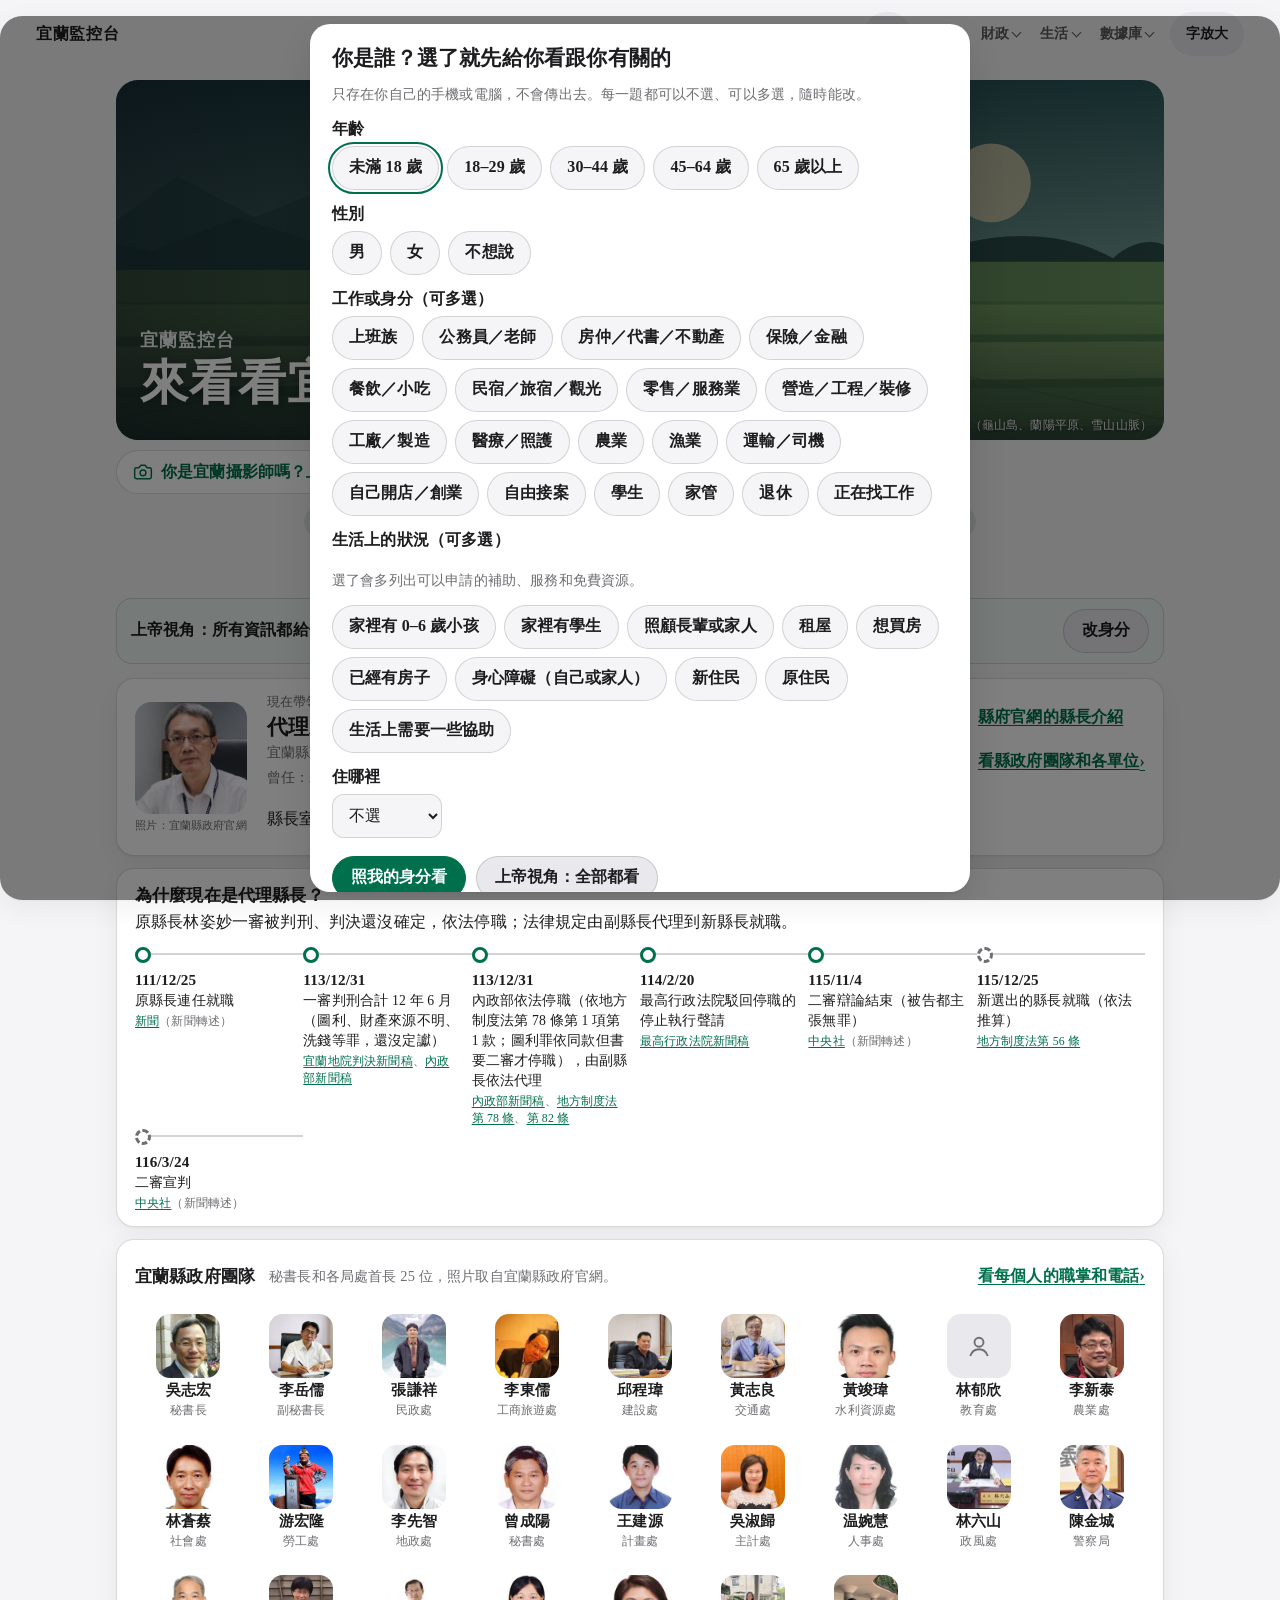
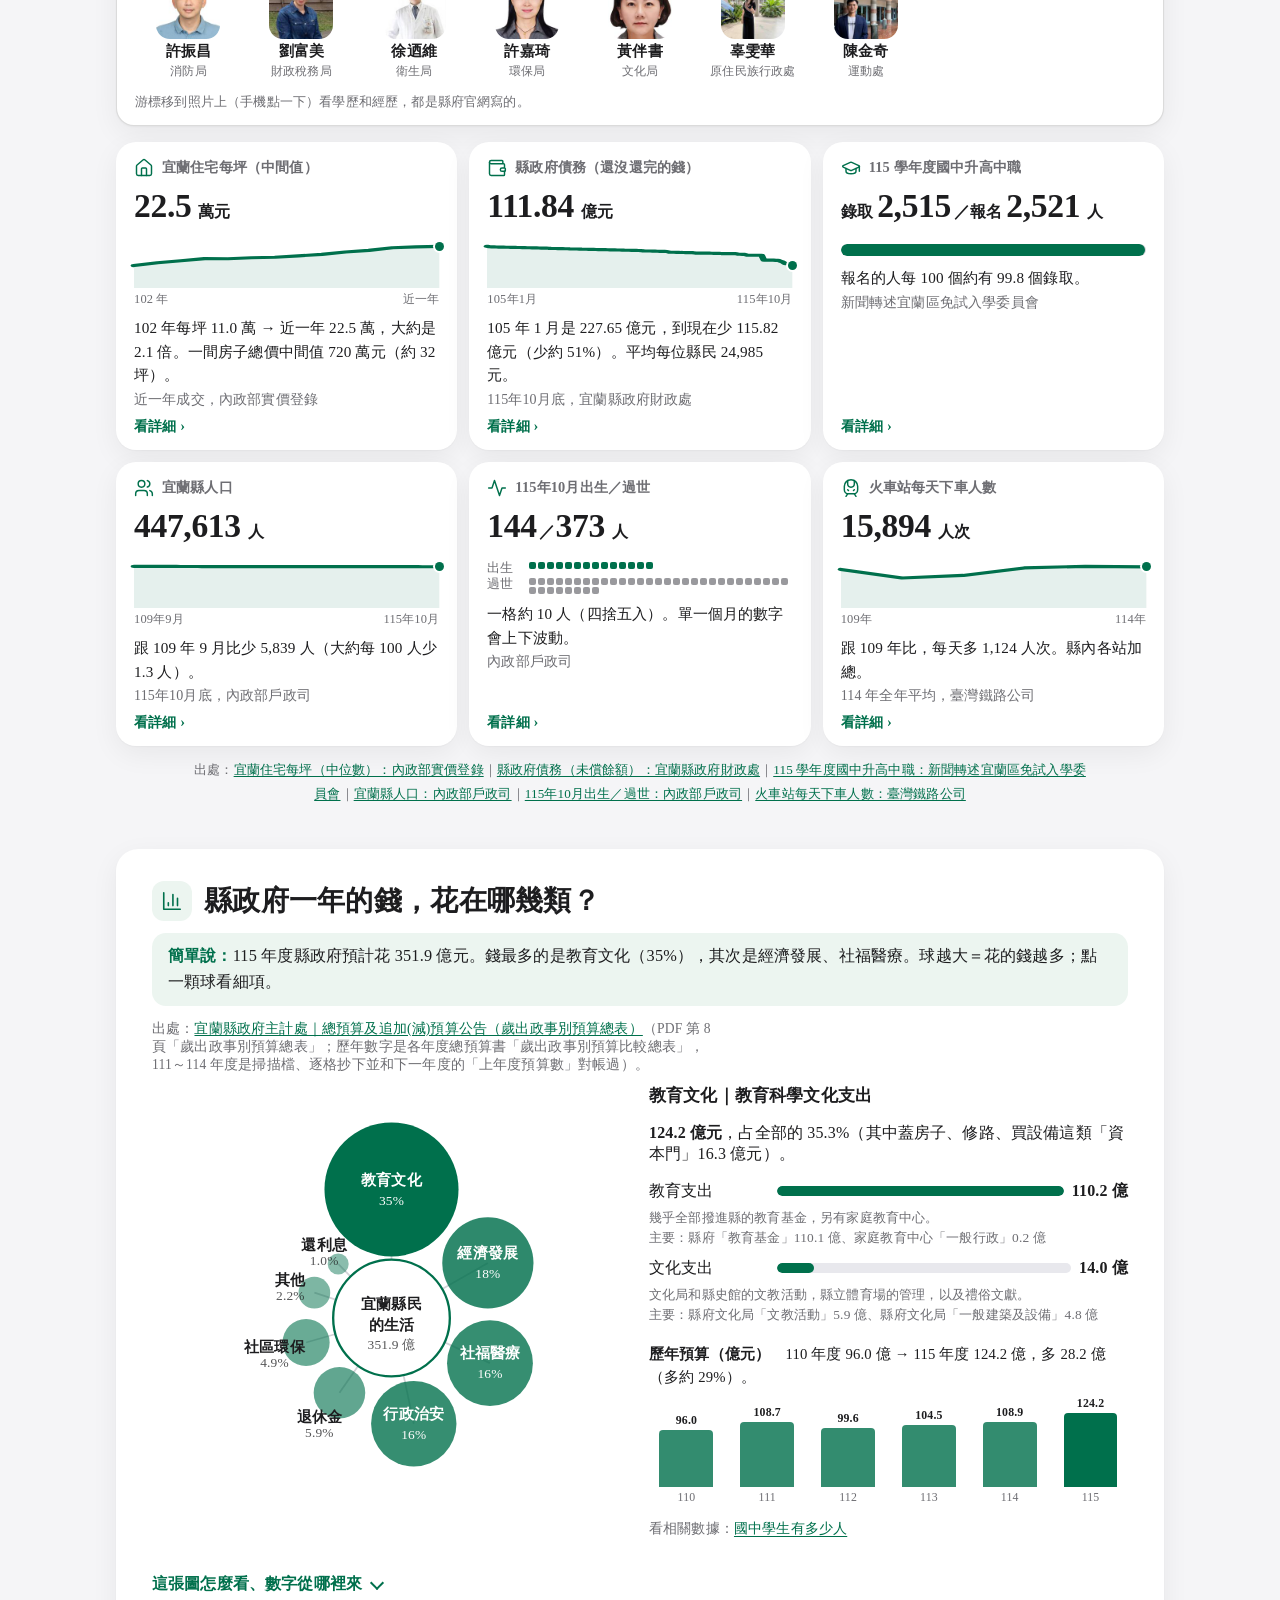
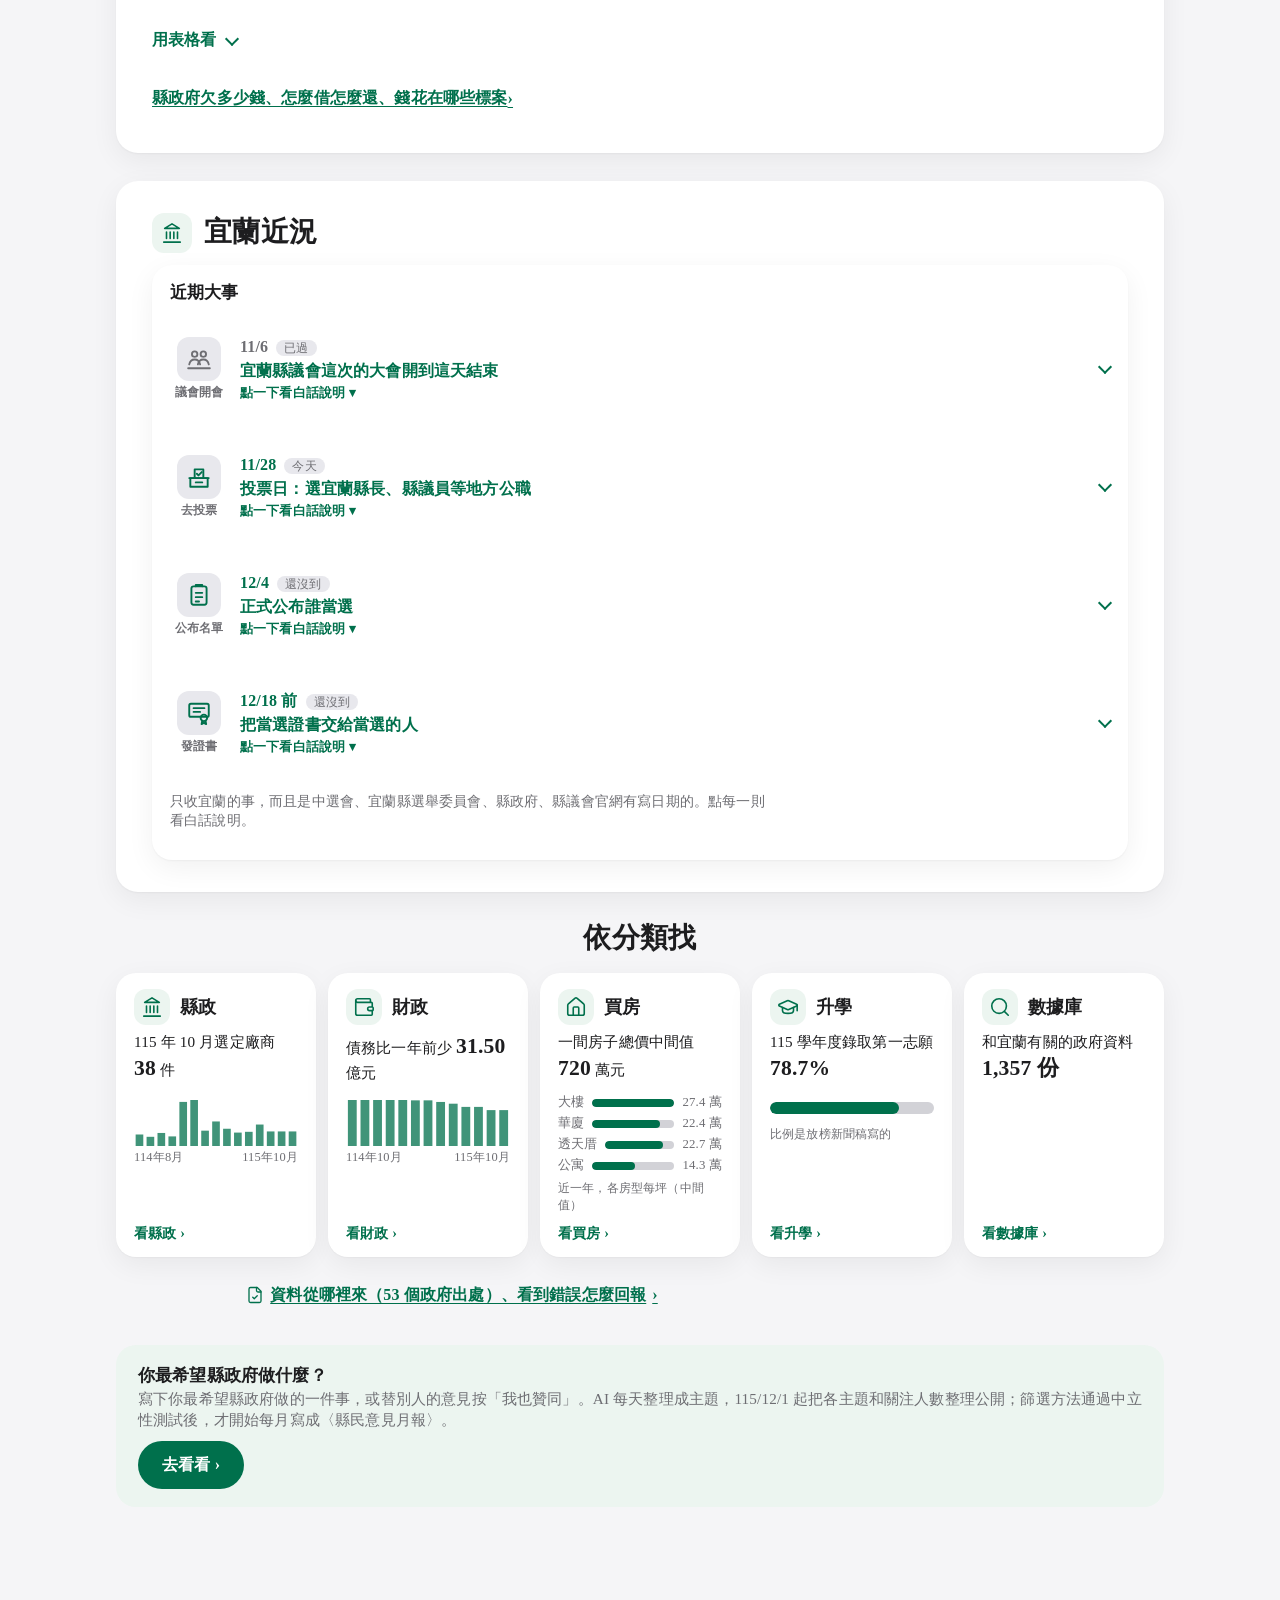
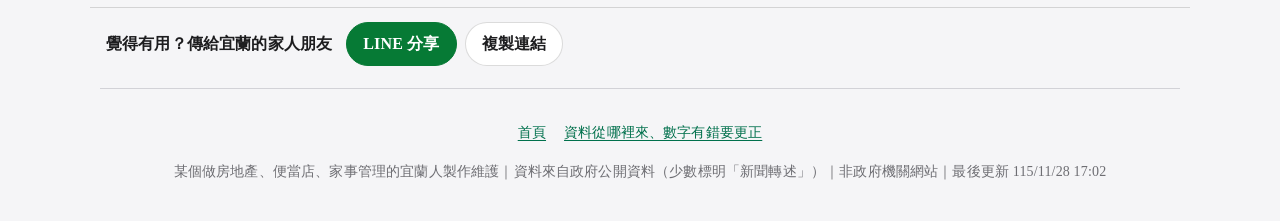
<file: index.html>
<!doctype html>
<html lang="zh-Hant-TW" data-page="home"><head><meta charset="utf-8">
<meta name="viewport" content="width=device-width,initial-scale=1,viewport-fit=cover">
<title>宜蘭監控台</title>
<meta name="description" content="來看看宜蘭的健康狀況：宜蘭縣政府欠多少錢、錢花在哪、辦事要多久、議會通過了什麼，用政府公開資料一頁看懂；每天自動更新，每一個數字都附原始出處（絕大多數是政府資料，少數標明新聞轉述）。非政府機關網站。">
<meta property="og:type" content="website"><meta property="og:title" content="宜蘭監控台"><meta property="og:description" content="來看看宜蘭的健康狀況：宜蘭縣政府欠多少錢、錢花在哪、辦事要多久、議會通過了什麼，用政府公開資料一頁看懂；每天自動更新，每一個數字都附原始出處（絕大多數是政府資料，少數標明新聞轉述）。非政府機關網站。"><meta property="og:url" content="https://yilan.zengzhisui.com/">
<meta name="theme-color" media="(prefers-color-scheme: light)" content="#f5f5f7"><meta name="theme-color" media="(prefers-color-scheme: dark)" content="#000000">
<link rel="stylesheet" href="assets/board.css?v=28659e9974"></head><body>
<a class="skip" href="#main">跳到主要內容</a>
<div class="gnav"><div class="gin"><a class="brand" href="./">宜蘭監控台</a><nav id="nav" aria-label="分類"><a href="./" aria-current=page>首頁</a><details class="dd"><summary>縣政</summary><div class=ddp><a class=dda href="gov/">整頁：縣政與議會 ›</a><a href="gov/#team">縣府團隊</a><a href="gov/#speed">辦事天數</a><a href="gov/#policy">縣府施政</a><a href="gov/#council">議會</a><a href="gov/#leader">施政摘錄</a><a href="gov/#voice">意見箱</a></div></details><details class="dd"><summary>財政</summary><div class=ddp><a class=dda href="money/">整頁：縣政府的錢 ›</a><a href="money/#finance">欠多少錢</a><a href="money/#impact">預算分類</a><a href="money/#tender">錢花在哪</a></div></details><details class="dd"><summary>生活</summary><div class=ddp><p class=ddg>買房</p><a class=dda href="house/">整頁：買房 ›</a><a href="house/#house">房價</a><a href="house/#buy">買房試算</a><a href="house/#howbuy">買房步驟</a><p class=ddg>升學</p><a class=dda href="school/">整頁：升學 ›</a></div></details><details class="dd"><summary>數據庫</summary><div class=ddp><a class=dda href="data/">整頁：宜蘭數據庫 ›</a><a href="data/#trends">趨勢</a><a href="data/#pop-change">出生死亡</a><a href="data/#numbers">基本數字</a><a href="data/#fun">神奇數據</a><a href="data/#radar">找資料</a><a href="data/#about">資料從哪裡來</a><p class=ddg>宜蘭數字大全</p><a href="data/numbers/#c-people">人口與家庭</a><a href="data/numbers/#c-school">學生與學校</a><a href="data/numbers/#c-shops">店家與行業</a><a href="data/numbers/#c-travel">觀光與住宿</a><a href="data/numbers/#c-train">火車站進出</a><a href="data/numbers/#c-life">吃飯與生活習慣</a></div></details></nav><details class="toc" id="toc"><summary>目錄</summary><nav class="tocp" aria-label="全部分類和區塊"><ul><li class=tg>首頁</li><li><a href="./"><span class=ti><svg viewBox="0 0 24 24" fill="none" stroke="currentColor" stroke-width="1.75" stroke-linecap="round" stroke-linejoin="round" aria-hidden="true" focusable="false"><path d="M22 7l-8.5 8.5-5-5L2 17"/><path d="M16 7h6v6"/></svg></span><span class=tt><b>首頁</b><small>一眼看懂、所有分類</small></span></a></li><li class=tg>縣政</li><li><a href="gov/#team"><span class=ti><svg viewBox="0 0 24 24" fill="none" stroke="currentColor" stroke-width="1.75" stroke-linecap="round" stroke-linejoin="round" aria-hidden="true" focusable="false"><path d="M16 21v-2a4 4 0 0 0-4-4H6a4 4 0 0 0-4 4v2"/><circle cx="9" cy="7" r="4"/><path d="M22 21v-2a4 4 0 0 0-3-3.87M16 3.13a4 4 0 0 1 0 7.75"/></svg></span><span class=tt><b>縣府團隊</b><small>縣政府由誰負責？各單位管什麼？</small></span></a></li><li><a href="gov/#speed"><span class=ti><svg viewBox="0 0 24 24" fill="none" stroke="currentColor" stroke-width="1.75" stroke-linecap="round" stroke-linejoin="round" aria-hidden="true" focusable="false"><path d="M10 2h4M12 14l3-3"/><circle cx="12" cy="14" r="8"/></svg></span><span class=tt><b>辦事天數</b><small>政府辦一件事要多久？</small></span></a></li><li><a href="gov/#policy"><span class=ti><svg viewBox="0 0 24 24" fill="none" stroke="currentColor" stroke-width="1.75" stroke-linecap="round" stroke-linejoin="round" aria-hidden="true" focusable="false"><path d="m3 11 18-5v12L3 14v-3z"/><path d="M11.6 16.8a3 3 0 1 1-5.8-1.6"/></svg></span><span class=tt><b>縣府施政</b><small>縣政府最近在做什麼？</small></span></a></li><li><a href="gov/#council"><span class=ti><svg viewBox="0 0 24 24" fill="none" stroke="currentColor" stroke-width="1.75" stroke-linecap="round" stroke-linejoin="round" aria-hidden="true" focusable="false"><path d="M3 22h18M6 18v-7M10 18v-7M14 18v-7M18 18v-7"/><path d="M12 2 20 7H4z"/></svg></span><span class=tt><b>議會</b><small>縣議會通過了什麼？</small></span></a></li><li><a href="gov/#leader"><span class=ti><svg viewBox="0 0 24 24" fill="none" stroke="currentColor" stroke-width="1.75" stroke-linecap="round" stroke-linejoin="round" aria-hidden="true" focusable="false"><path d="M19 21v-2a4 4 0 0 0-4-4H9a4 4 0 0 0-4 4v2"/><circle cx="12" cy="7" r="4"/></svg></span><span class=tt><b>施政摘錄</b><small>縣府施政報告摘錄：做了什麼、正在做什麼</small></span></a></li><li><a href="gov/#voice"><span class=ti><svg viewBox="0 0 24 24" fill="none" stroke="currentColor" stroke-width="1.75" stroke-linecap="round" stroke-linejoin="round" aria-hidden="true" focusable="false"><path d="M21 15a2 2 0 0 1-2 2H7l-4 4V5a2 2 0 0 1 2-2h14a2 2 0 0 1 2 2z"/><path d="M8 9h8M8 13h5"/></svg></span><span class=tt><b>意見箱</b><small>你最希望縣政府做什麼？</small></span></a></li><li class=tg>財政</li><li><a href="money/#finance"><span class=ti><svg viewBox="0 0 24 24" fill="none" stroke="currentColor" stroke-width="1.75" stroke-linecap="round" stroke-linejoin="round" aria-hidden="true" focusable="false"><path d="M19 7V4a1 1 0 0 0-1-1H5a2 2 0 0 0 0 4h15a1 1 0 0 1 1 1v4h-3a2 2 0 0 0 0 4h3a1 1 0 0 0 1-1v-2a1 1 0 0 0-1-1"/><path d="M3 5v14a2 2 0 0 0 2 2h15a1 1 0 0 0 1-1v-4"/></svg></span><span class=tt><b>欠多少錢</b><small>縣政府欠了多少錢？</small></span></a></li><li><a href="money/#impact"><span class=ti><svg viewBox="0 0 24 24" fill="none" stroke="currentColor" stroke-width="1.75" stroke-linecap="round" stroke-linejoin="round" aria-hidden="true" focusable="false"><path d="M3 3v18h18"/><path d="M18 17V9M13 17V5M8 17v-3"/></svg></span><span class=tt><b>預算分類</b><small>縣政府一年的錢，花在哪幾類？</small></span></a></li><li><a href="money/#tender"><span class=ti><svg viewBox="0 0 24 24" fill="none" stroke="currentColor" stroke-width="1.75" stroke-linecap="round" stroke-linejoin="round" aria-hidden="true" focusable="false"><path d="M6 22V4a2 2 0 0 1 2-2h8a2 2 0 0 1 2 2v18Z"/><path d="M6 12H4a2 2 0 0 0-2 2v6a2 2 0 0 0 2 2h2"/><path d="M18 9h2a2 2 0 0 1 2 2v9a2 2 0 0 1-2 2h-2"/><path d="M10 6h4M10 10h4M10 14h4M10 18h4"/></svg></span><span class=tt><b>錢花在哪</b><small>縣政府的錢花在哪？</small></span></a></li><li class=tg>生活｜買房</li><li><a href="house/#house"><span class=ti><svg viewBox="0 0 24 24" fill="none" stroke="currentColor" stroke-width="1.75" stroke-linecap="round" stroke-linejoin="round" aria-hidden="true" focusable="false"><path d="M15 21v-8a1 1 0 0 0-1-1h-4a1 1 0 0 0-1 1v8"/><path d="M3 10a2 2 0 0 1 .709-1.528l7-5.999a2 2 0 0 1 2.582 0l7 5.999A2 2 0 0 1 21 10v9a2 2 0 0 1-2 2H5a2 2 0 0 1-2-2z"/></svg></span><span class=tt><b>房價</b><small>宜蘭的房子多少錢？</small></span></a></li><li><a href="house/#buy"><span class=ti><svg viewBox="0 0 24 24" fill="none" stroke="currentColor" stroke-width="1.75" stroke-linecap="round" stroke-linejoin="round" aria-hidden="true" focusable="false"><rect width="16" height="20" x="4" y="2" rx="2"/><line x1="8" x2="16" y1="6" y2="6"/><line x1="16" x2="16" y1="14" y2="18"/><path d="M16 10h.01"/><path d="M12 10h.01"/><path d="M8 10h.01"/><path d="M12 14h.01"/><path d="M8 14h.01"/><path d="M12 18h.01"/><path d="M8 18h.01"/></svg></span><span class=tt><b>買房試算</b><small>買房試算：各鄉鎮大概要多少錢？</small></span></a></li><li><a href="house/#howbuy"><span class=ti><svg viewBox="0 0 24 24" fill="none" stroke="currentColor" stroke-width="1.75" stroke-linecap="round" stroke-linejoin="round" aria-hidden="true" focusable="false"><path d="M22 7l-8.5 8.5-5-5L2 17"/><path d="M16 7h6v6"/></svg></span><span class=tt><b>買房步驟</b><small>在宜蘭買房要怎麼做？</small></span></a></li><li class=tg>生活｜升學</li><li><a href="school/#school"><span class=ti><svg viewBox="0 0 24 24" fill="none" stroke="currentColor" stroke-width="1.75" stroke-linecap="round" stroke-linejoin="round" aria-hidden="true" focusable="false"><path d="M21.42 10.922a1 1 0 0 0-.019-1.838L12.83 5.18a2 2 0 0 0-1.66 0L2.6 9.08a1 1 0 0 0 0 1.832l8.57 3.908a2 2 0 0 0 1.66 0z"/><path d="M22 10v6"/><path d="M6 12.5V16a6 3 0 0 0 12 0v-3.5"/></svg></span><span class=tt><b>升學</b><small>國中升高中職，要幾分才進得去？</small></span></a></li><li class=tg>數據庫</li><li><a href="data/#trends"><span class=ti><svg viewBox="0 0 24 24" fill="none" stroke="currentColor" stroke-width="1.75" stroke-linecap="round" stroke-linejoin="round" aria-hidden="true" focusable="false"><path d="M22 7l-8.5 8.5-5-5L2 17"/><path d="M16 7h6v6"/></svg></span><span class=tt><b>趨勢</b><small>宜蘭這幾年怎麼變？</small></span></a></li><li><a href="data/#pop-change"><span class=ti><svg viewBox="0 0 24 24" fill="none" stroke="currentColor" stroke-width="1.75" stroke-linecap="round" stroke-linejoin="round" aria-hidden="true" focusable="false"><path d="M22 12h-4l-3 9L9 3l-3 9H2"/></svg></span><span class=tt><b>出生死亡</b><small>宜蘭每個月生多少寶寶、走了多少人、多少人搬來搬走？</small></span></a></li><li><a href="data/#numbers"><span class=ti><svg viewBox="0 0 24 24" fill="none" stroke="currentColor" stroke-width="1.75" stroke-linecap="round" stroke-linejoin="round" aria-hidden="true" focusable="false"><path d="M3 3v18h18"/><path d="M18 17V9M13 17V5M8 17v-3"/></svg></span><span class=tt><b>基本數字</b><small>宜蘭的基本數字</small></span></a></li><li><a href="data/#fun"><span class=ti><svg viewBox="0 0 24 24" fill="none" stroke="currentColor" stroke-width="1.75" stroke-linecap="round" stroke-linejoin="round" aria-hidden="true" focusable="false"><path d="M9.94 14.06 4 20M12 3l1.9 5.1L19 10l-5.1 1.9L12 17l-1.9-5.1L5 10l5.1-1.9z"/><path d="M19 3v4M17 5h4"/></svg></span><span class=tt><b>神奇數據</b><small>神奇的宜蘭數據</small></span></a></li><li><a href="data/#radar"><span class=ti><svg viewBox="0 0 24 24" fill="none" stroke="currentColor" stroke-width="1.75" stroke-linecap="round" stroke-linejoin="round" aria-hidden="true" focusable="false"><circle cx="11" cy="11" r="8"/><path d="m21 21-4.3-4.3"/></svg></span><span class=tt><b>找資料</b><small>還有哪些政府資料可以查？</small></span></a></li><li><a href="data/#about"><span class=ti><svg viewBox="0 0 24 24" fill="none" stroke="currentColor" stroke-width="1.75" stroke-linecap="round" stroke-linejoin="round" aria-hidden="true" focusable="false"><path d="M15 2H6a2 2 0 0 0-2 2v16a2 2 0 0 0 2 2h12a2 2 0 0 0 2-2V7Z"/><path d="M14 2v4a2 2 0 0 0 2 2h4"/><path d="m9 15 2 2 4-4"/></svg></span><span class=tt><b>資料從哪裡來</b><small>資料從哪裡來？有錯怎麼辦？</small></span></a></li><li><a href="data/numbers/#c-people"><span class=ti><svg viewBox="0 0 24 24" fill="none" stroke="currentColor" stroke-width="1.75" stroke-linecap="round" stroke-linejoin="round" aria-hidden="true" focusable="false"><path d="M3 3v18h18"/><path d="M18 17V9M13 17V5M8 17v-3"/></svg></span><span class=tt><b>人口與家庭</b><small>宜蘭數字大全裡的這一類</small></span></a></li><li><a href="data/numbers/#c-school"><span class=ti><svg viewBox="0 0 24 24" fill="none" stroke="currentColor" stroke-width="1.75" stroke-linecap="round" stroke-linejoin="round" aria-hidden="true" focusable="false"><path d="M3 3v18h18"/><path d="M18 17V9M13 17V5M8 17v-3"/></svg></span><span class=tt><b>學生與學校</b><small>宜蘭數字大全裡的這一類</small></span></a></li><li><a href="data/numbers/#c-shops"><span class=ti><svg viewBox="0 0 24 24" fill="none" stroke="currentColor" stroke-width="1.75" stroke-linecap="round" stroke-linejoin="round" aria-hidden="true" focusable="false"><path d="M3 3v18h18"/><path d="M18 17V9M13 17V5M8 17v-3"/></svg></span><span class=tt><b>店家與行業</b><small>宜蘭數字大全裡的這一類</small></span></a></li><li><a href="data/numbers/#c-travel"><span class=ti><svg viewBox="0 0 24 24" fill="none" stroke="currentColor" stroke-width="1.75" stroke-linecap="round" stroke-linejoin="round" aria-hidden="true" focusable="false"><path d="M3 3v18h18"/><path d="M18 17V9M13 17V5M8 17v-3"/></svg></span><span class=tt><b>觀光與住宿</b><small>宜蘭數字大全裡的這一類</small></span></a></li><li><a href="data/numbers/#c-train"><span class=ti><svg viewBox="0 0 24 24" fill="none" stroke="currentColor" stroke-width="1.75" stroke-linecap="round" stroke-linejoin="round" aria-hidden="true" focusable="false"><path d="M3 3v18h18"/><path d="M18 17V9M13 17V5M8 17v-3"/></svg></span><span class=tt><b>火車站進出</b><small>宜蘭數字大全裡的這一類</small></span></a></li><li><a href="data/numbers/#c-life"><span class=ti><svg viewBox="0 0 24 24" fill="none" stroke="currentColor" stroke-width="1.75" stroke-linecap="round" stroke-linejoin="round" aria-hidden="true" focusable="false"><path d="M3 3v18h18"/><path d="M18 17V9M13 17V5M8 17v-3"/></svg></span><span class=tt><b>吃飯與生活習慣</b><small>宜蘭數字大全裡的這一類</small></span></a></li></ul></nav></details><span class="btap"><button type="button" id="bigbtn" aria-pressed="false">字放大</button></span></div></div>
<div class="wrap">
<header class="hero hbn" id="top">
<div class=hban><svg class=hart viewBox="0 0 1600 420" preserveAspectRatio="xMidYMid slice" aria-hidden="true">
<defs><linearGradient id=hsky x1=0 y1=0 x2=0 y2=1><stop offset=0 stop-color="#2d5a5c"/><stop offset=.7 stop-color="#8fb8ad"/><stop offset=1 stop-color="#d9e4cf"/></linearGradient>
<linearGradient id=hsea x1=0 y1=0 x2=0 y2=1><stop offset=0 stop-color="#5f9a97"/><stop offset=1 stop-color="#3f7b79"/></linearGradient></defs>
<rect width=1600 height=420 fill="url(#hsky)"/>
<circle cx=1210 cy=120 r=46 fill="#f3e6bd" opacity=.75 />
<path d="M0 205 L90 150 L170 178 L260 112 L350 160 L430 128 L520 176 L610 140 L700 186 L760 205 Z" fill="#46766e"/>
<path d="M0 222 L120 176 L230 200 L330 160 L450 198 L560 172 L680 210 L760 222 Z" fill="#3a675f"/>
<rect x=700 y=212 width=900 height=48 fill="url(#hsea)"/>
<path d="M1120 214 C1150 196 1196 182 1246 182 C1296 182 1330 196 1352 208 C1364 196 1384 186 1404 190 C1420 194 1428 206 1432 214 Z" fill="#2c4f4a"/>
<path d="M0 222 L760 222 L700 212 L1600 212 L1600 260 L0 260 Z" fill="#6e9b63"/>
<path d="M0 258 H1600 V420 H0 Z" fill="#5d8c55"/>
<path d="M0 262 L1600 262 L1600 296 L0 300 Z" fill="#7aa766"/>
<path d="M0 312 L1600 304 L1600 346 L0 360 Z" fill="#87b06f"/>
<path d="M0 372 L1600 356 L1600 400 L0 420 Z" fill="#6f9e60"/>
<path d="M800 262 L640 420 M800 262 L960 420 M800 262 L1240 420 M800 262 L360 420 M800 262 L80 420 M800 262 L1520 420" stroke="#4f7d49" stroke-width="2" opacity=.45 fill=none />
<g fill="#e9e4d4" opacity=.9><rect x=930 y=238 width=26 height=16 rx=2 /><rect x=966 y=232 width=18 height=22 rx=2 /><rect x=1010 y=240 width=30 height=14 rx=2 /><rect x=540 y=242 width=22 height=13 rx=2 /><rect x=572 y=236 width=16 height=19 rx=2 /></g>
</svg><div class=hbt><p class="eyebrow">宜蘭監控台</p><h1>來看看宜蘭的<wbr>健康狀況</h1></div><p class=hbc>插畫：宜蘭監控台自繪（龜山島、蘭陽平原、雪山山脈）</p></div><details class=hup id=upl><summary><svg viewBox="0 0 24 24" fill="none" stroke="currentColor" stroke-width="1.75" stroke-linecap="round" stroke-linejoin="round" aria-hidden="true" focusable="false"><path d="M14.5 4h-5L7 7H4a2 2 0 0 0-2 2v9a2 2 0 0 0 2 2h16a2 2 0 0 0 2-2V9a2 2 0 0 0-2-2h-3l-2.5-3z"/><circle cx="12" cy="13" r="3.5"/></svg>你是宜蘭攝影師嗎？上傳你的宜蘭照</summary><div class=hupb><p><b>審核通過的照片會輪流放在上面的大圖，並標上你的署名。</b></p><form class=upf novalidate><label class=upic><input type=file name=f accept="image/jpeg,image/png,image/webp"><span>選一張照片</span></label><img class=upv alt="你選的照片預覽" hidden><label>在哪裡拍的<select name=town><option value="">選鄉鎮市</option><option>宜蘭市</option><option>羅東鎮</option><option>蘇澳鎮</option><option>頭城鎮</option><option>礁溪鄉</option><option>壯圍鄉</option><option>員山鄉</option><option>冬山鄉</option><option>五結鄉</option><option>三星鄉</option><option>大同鄉</option><option>南澳鄉</option></select></label><label>署名（可不填）<input name=nm maxlength=20 placeholder="宜蘭鄉親" autocomplete=off></label><label>一句話說明（可不填）<input name=cap maxlength=30 placeholder="例：冬山河的早晨" autocomplete=off></label><label class=upck><input type=checkbox name=ok>這是我自己拍的；同意本站免費展示並標上署名，之後可以用查詢碼撤回。</label><input name=hp tabindex=-1 autocomplete=off class=vh aria-hidden=true><button type=submit class=upgo>送出照片</button><p class=upm role=status></p></form><ul class=sub><li>只收宜蘭的風景、街景、生活照；畫面不要有看得出是誰的人臉、車牌、門牌。</li><li>每張先審核才上架；照片會重新壓縮並拿掉拍攝位置等資料，不用留電話。</li><li>未滿 18 歲請先得到家長同意，也可以請家長幫你上傳；看得出是誰的兒童、青少年不會上架。</li><li>誰收：宜蘭監控台（個人製作維護，不是政府機關）。用途：審核後放在首頁大圖並標署名。保存：上架期間保留；沒通過的 30 天、撤回的 7 天後移出系統。</li></ul><details class=upq><summary>查進度、撤回照片</summary><form class=uqf><label>查詢碼<input name=code maxlength=8 autocomplete=off></label><button type=submit value=status>查進度</button><button type=submit value=withdraw>撤回</button><p class=uqm role=status></p></form></details></div></details>
<p class="tag">房價、升學、縣政府的錢、縣政、所有政府公開資料，點卡片看詳細和出處。</p>
<div class="badges"><span class="badge">非政府機關網站</span><span class="badge">最後更新 115/11/28 17:02</span><span class="badge">每天自動更新</span></div>
</header>
<main id="main">
<div class=idbar hidden><span class=idt></span><span class=idbtn><button type=button class=idch>改身分</button><button type=button class=idgo2>上帝視角</button></span><span class=idpick></span></div>
<section class=minep hidden data-src="assets/mine.json" aria-labelledby=mineh><h2 id=mineh>宜蘭這些事可能跟你有關</h2>
<p class=sub>依你選的身分，從縣府官方文件（最近 60 天的新聞稿、公報、標案、議會）和政府公開的資源整理，點標題看原文。電腦依關鍵字配對，可能不完整；資源以各機關公告為準。本站免費使用、不用註冊。</p><div class=minel></div></section>
<section class="hd1 hdg" aria-label="現在帶領宜蘭縣政府的人"><figure class=hdf><img src="assets/team/1_head.jpg" alt="代理縣長 林茂盛 的照片（宜蘭縣政府官網）" width=112 height=112 decoding=async><figcaption>照片：宜蘭縣政府官網</figcaption></figure><span class=hdt><small>現在帶領宜蘭縣政府的人</small><b>代理縣長　林茂盛</b><span class=sub>宜蘭縣政府代理縣長（113年12月31日迄今）。選出的新任縣長就職後，這裡會更新。</span><span class=hdx>曾任：縣府副縣長、縣府秘書長、新北市政府工務局副局長（<a href="https://www.e-land.gov.tw/cp.aspx?n=2700" target="_blank" rel="noopener">官網介紹<span class=vh>（另開新視窗）</span></a>）</span></span><span class=hdc2><span>縣長室電話 <a href="tel:+88639251000,2000">(03) 925-1000 轉 2000</a></span><span><a href="https://www.e-land.gov.tw/cp.aspx?n=2743" target="_blank" rel="noopener">寫信給縣政府（民意信箱）<span class=vh>（另開新視窗）</span></a></span><span><a href="https://www.e-land.gov.tw/cp.aspx?n=2704" target="_blank" rel="noopener">各局處首長和電話<span class=vh>（另開新視窗）</span></a></span></span><span class=hdm><a href="https://www.e-land.gov.tw/cp.aspx?n=2700" target="_blank" rel="noopener">縣府官網的縣長介紹<span class=vh>（另開新視窗）</span></a><a href="gov/#team">看縣政府團隊和各單位 <span aria-hidden=true>›</span></a></span></section><section class=why aria-label="為什麼現在是代理縣長"><h3>為什麼現在是代理縣長？</h3><p>原縣長林姿妙一審被判刑、判決還沒確定，依法停職；法律規定由副縣長代理到新縣長就職。</p><ol class=wtl><li class=""><b>111/12/25</b>原縣長連任就職<span class=sub><a href="https://www.nownews.com/news/6010411" target="_blank" rel="noopener">新聞<span class=vh>（另開新視窗）</span></a>（新聞轉述）</span></li><li class=""><b>113/12/31</b>一審判刑合計 12 年 6 月（圖利、財產來源不明、洗錢等罪，還沒定讞）<span class=sub><a href="https://www.judicial.gov.tw/tw/cp-1888-1229132-35b47-1.html" target="_blank" rel="noopener">宜蘭地院判決新聞稿<span class=vh>（另開新視窗）</span></a>、<a href="https://www.moi.gov.tw/News_Content.aspx?n=4&amp;s=324430" target="_blank" rel="noopener">內政部新聞稿<span class=vh>（另開新視窗）</span></a></span></li><li class=""><b>113/12/31</b>內政部依法停職（依地方制度法第 78 條第 1 項第 1 款；圖利罪依同款但書要二審才停職），由副縣長依法代理<span class=sub><a href="https://www.moi.gov.tw/News_Content.aspx?n=4&amp;s=324430" target="_blank" rel="noopener">內政部新聞稿<span class=vh>（另開新視窗）</span></a>、<a href="https://law.moj.gov.tw/LawClass/LawSingle.aspx?pcode=A0040003&amp;flno=78" target="_blank" rel="noopener">地方制度法第 78 條<span class=vh>（另開新視窗）</span></a>、<a href="https://law.moj.gov.tw/LawClass/LawSingle.aspx?pcode=A0040003&amp;flno=82" target="_blank" rel="noopener">第 82 條<span class=vh>（另開新視窗）</span></a></span></li><li class=""><b>114/2/20</b>最高行政法院駁回停職的停止執行聲請<span class=sub><a href="https://www.judicial.gov.tw/tw/cp-1888-1257606-994c8-1.html" target="_blank" rel="noopener">最高行政法院新聞稿<span class=vh>（另開新視窗）</span></a></span></li><li class=""><b>115/11/4</b>二審辯論結束（被告都主張無罪）<span class=sub><a href="https://www.cna.com.tw/news/asoc/202611040277.aspx" target="_blank" rel="noopener">中央社<span class=vh>（另開新視窗）</span></a>（新聞轉述）</span></li><li class="fut"><b>115/12/25</b>新選出的縣長就職（依法推算）<span class=sub><a href="https://law.moj.gov.tw/LawClass/LawSingle.aspx?pcode=A0040003&amp;flno=56" target="_blank" rel="noopener">地方制度法第 56 條<span class=vh>（另開新視窗）</span></a></span></li><li class="fut"><b>116/3/24</b>二審宣判<span class=sub><a href="https://www.cna.com.tw/news/asoc/202611040277.aspx" target="_blank" rel="noopener">中央社<span class=vh>（另開新視窗）</span></a>（新聞轉述）</span></li></ol></section><section class=tms aria-label="宜蘭縣政府團隊"><div class=tmh><b>宜蘭縣政府團隊</b><span class=sub>秘書長和各局處首長 25 位，照片取自宜蘭縣政府官網。<span class=tmx>左右滑看全部。</span></span><a href="gov/#team">看每個人的職掌和電話 <span aria-hidden=true>›</span></a></div><ul class=tml><li data-p="2"><a href="gov/#team"><img src="assets/team/2.jpg" alt="" width=64 height=64 loading=lazy decoding=async><b>吳志宏</b><small>秘書長</small></a></li><li data-p="3"><a href="gov/#team"><img src="assets/team/3.jpg" alt="" width=64 height=64 loading=lazy decoding=async><b>李岳儒</b><small>副秘書長</small></a></li><li data-p="4"><a href="gov/#team"><img src="assets/team/4.jpg" alt="" width=64 height=64 loading=lazy decoding=async><b>張謙祥</b><small>民政處</small></a></li><li data-p="5"><a href="gov/#team"><img src="assets/team/5.jpg" alt="" width=64 height=64 loading=lazy decoding=async><b>李東儒</b><small>工商旅遊處</small></a></li><li data-p="6"><a href="gov/#team"><img src="assets/team/6.jpg" alt="" width=64 height=64 loading=lazy decoding=async><b>邱程瑋</b><small>建設處</small></a></li><li data-p="7"><a href="gov/#team"><img src="assets/team/7.jpg" alt="" width=64 height=64 loading=lazy decoding=async><b>黃志良</b><small>交通處</small></a></li><li data-p="8"><a href="gov/#team"><img src="assets/team/8.jpg" alt="" width=64 height=64 loading=lazy decoding=async><b>黃竣瑋</b><small>水利資源處</small></a></li><li data-p="9"><a href="gov/#team"><span class=tsb aria-hidden=true><svg viewBox="0 0 24 24" fill="none" stroke="currentColor" stroke-width="1.5" aria-hidden="true"><circle cx="12" cy="9" r="3.6"/><path d="M5 20c1.2-3.6 3.9-5.4 7-5.4s5.8 1.8 7 5.4"/></svg></span><b>林郁欣</b><small>教育處</small></a></li><li data-p="10"><a href="gov/#team"><img src="assets/team/10.jpg" alt="" width=64 height=64 loading=lazy decoding=async><b>李新泰</b><small>農業處</small></a></li><li data-p="11"><a href="gov/#team"><img src="assets/team/11.jpg" alt="" width=64 height=64 loading=lazy decoding=async><b>林蒼蔡</b><small>社會處</small></a></li><li data-p="12"><a href="gov/#team"><img src="assets/team/12.jpg" alt="" width=64 height=64 loading=lazy decoding=async><b>游宏隆</b><small>勞工處</small></a></li><li data-p="13"><a href="gov/#team"><img src="assets/team/13.jpg" alt="" width=64 height=64 loading=lazy decoding=async><b>李先智</b><small>地政處</small></a></li><li data-p="14"><a href="gov/#team"><img src="assets/team/14.jpg" alt="" width=64 height=64 loading=lazy decoding=async><b>曾成陽</b><small>秘書處</small></a></li><li data-p="15"><a href="gov/#team"><img src="assets/team/15.jpg" alt="" width=64 height=64 loading=lazy decoding=async><b>王建源</b><small>計畫處</small></a></li><li data-p="16"><a href="gov/#team"><img src="assets/team/16.jpg" alt="" width=64 height=64 loading=lazy decoding=async><b>吳淑歸</b><small>主計處</small></a></li><li data-p="17"><a href="gov/#team"><img src="assets/team/17.jpg" alt="" width=64 height=64 loading=lazy decoding=async><b>温婉慧</b><small>人事處</small></a></li><li data-p="18"><a href="gov/#team"><img src="assets/team/18.jpg" alt="" width=64 height=64 loading=lazy decoding=async><b>林六山</b><small>政風處</small></a></li><li data-p="19"><a href="gov/#team"><img src="assets/team/19.jpg" alt="" width=64 height=64 loading=lazy decoding=async><b>陳金城</b><small>警察局</small></a></li><li data-p="20"><a href="gov/#team"><img src="assets/team/20.jpg" alt="" width=64 height=64 loading=lazy decoding=async><b>許振昌</b><small>消防局</small></a></li><li data-p="21"><a href="gov/#team"><img src="assets/team/21.jpg" alt="" width=64 height=64 loading=lazy decoding=async><b>劉富美</b><small>財政稅務局</small></a></li><li data-p="22"><a href="gov/#team"><img src="assets/team/22.jpg" alt="" width=64 height=64 loading=lazy decoding=async><b>徐迺維</b><small>衛生局</small></a></li><li data-p="23"><a href="gov/#team"><img src="assets/team/23.jpg" alt="" width=64 height=64 loading=lazy decoding=async><b>許嘉琦</b><small>環保局</small></a></li><li data-p="24"><a href="gov/#team"><img src="assets/team/24.jpg" alt="" width=64 height=64 loading=lazy decoding=async><b>黃伴書</b><small>文化局</small></a></li><li data-p="25"><a href="gov/#team"><img src="assets/team/25.jpg" alt="" width=64 height=64 loading=lazy decoding=async><b>辜雯華</b><small>原住民族行政處</small></a></li><li data-p="26"><a href="gov/#team"><img src="assets/team/26.jpg" alt="" width=64 height=64 loading=lazy decoding=async><b>陳金奇</b><small>運動處</small></a></li></ul><p class="sub tmtip">游標移到照片上（手機點一下）看學歷和經歷，都是縣府官網寫的。</p></section><script type="application/json" id=tmj>{"2": {"n": "吳志宏", "t": "秘書長", "edu": ["國立宜蘭大學經營管理研究所碩士"], "exp": ["宜蘭縣政府秘書長（112年10月迄今）", "宜蘭縣政府民政處處長", "宜蘭縣政府勞工處處長", "宜蘭縣政府參議", "宜蘭縣政府秘書處處長"], "hon": [], "u": "https://www.e-land.gov.tw/cp.aspx?n=2701", "d": "114-01-09", "go": "gov/#team"}, "3": {"n": "李岳儒", "t": "副秘書長", "edu": ["國立中興大學土木工程學系碩士", "結構工程技師", "台大法律學分班結業"], "exp": ["宜蘭縣政府副秘書長（115年9月迄今）", "宜蘭縣政府水利資源處處長", "宜蘭縣政府工商旅遊處處長", "宜蘭縣政府秘書處新聞科長"], "hon": [], "u": "https://www.e-land.gov.tw/cp.aspx?n=19694", "d": "115-09-14", "go": "gov/#team"}, "4": {"n": "張謙祥", "t": "民政處處長", "edu": ["國立臺灣科技大學營建工程技術學系碩士"], "exp": ["宜蘭縣政府水利資源處副處長", "宜蘭縣政府交通處副處長", "宜蘭縣政府秘書處副處長", "宜蘭縣政府秘書", "宜蘭縣政府建設處建築管理科科長"], "hon": [], "u": "https://civil.e-land.gov.tw/cp.aspx?n=2543", "d": "112-10-02", "go": "gov/#team"}, "5": {"n": "李東儒", "t": "工商旅遊處處長", "edu": ["輔仁大學 大眾傳播研究所"], "exp": ["工商旅遊處處長(108.07.15迄今)", "計畫處處長"], "hon": [], "u": "https://bt.e-land.gov.tw/cp.aspx?n=2789", "d": "114-11-17", "go": "gov/#team"}, "6": {"n": "邱程瑋", "t": "建設處處長", "edu": ["國立成功大學都市計劃學系碩士"], "exp": ["宜蘭縣政府建設處副處長", "建設處建築管理科科長", "建設處國土計畫科科長", "建設處城鄉計畫科科長", "建設處技正"], "hon": [], "u": "https://eadept.e-land.gov.tw/cp.aspx?n=2882", "d": "115-02-02", "go": "gov/#team"}, "7": {"n": "黃志良", "t": "交通處處長", "edu": ["逢甲大學都市計畫學系畢業"], "exp": ["宜蘭縣政府建設局技正、課長。", "交通部臺灣鐵路管理局正工程司。", "國立臺灣傳統藝術總處籌備處技正。", "宜蘭縣政府建設處副處長。", "宜蘭縣政府地政處處長、建設處處長。"], "hon": [], "u": "https://trp.e-land.gov.tw/cp.aspx?n=15453", "d": "115-01-30", "go": "gov/#team"}, "8": {"n": "黃竣瑋", "t": "水利資源處處長", "edu": [], "exp": [], "hon": [], "u": "https://wres.e-land.gov.tw/cp.aspx?n=2412", "d": "115-09-15", "go": "gov/#team"}, "9": {"n": "林郁欣", "t": "教育處處長", "edu": ["國立中山大學政治學研究所碩士(1996年元月畢業)"], "exp": ["宜蘭縣政府教育處處長", "文化部簡任秘書", "文化部文化資源司科長、視察、專員", "110年文化部模範公務人員", "宜蘭縣政府教育處學管科、體健科、課發科科長"], "hon": ["110年薦任公務人員晉升簡任官等訓練及格", "95年高考教育行政類科及格", "國小教師證"], "u": "https://2blog.ilc.edu.tw/26060/2023/01/16/%e4%bb%a3%e7%90%86%e8%99%95%e9%95%b7%e7%b0%a1%e4%bb%8b/", "d": "", "go": "gov/#team"}, "10": {"n": "李新泰", "t": "農業處處長", "edu": ["國立臺灣海洋大學 漁業經濟研究所 碩士"], "exp": ["宜蘭縣政府 農業處 處長", "宜蘭縣政府 首長室 參議", "宜蘭縣政府 建設處 處長", "宜蘭縣政府 計畫處 處長", "宜蘭縣政府 計畫處 副處長"], "hon": ["108薦任公務人員晉升簡任官等訓練 及格", "91基層公務人員考試三等考試 及格", "90基層公務人員考試丙等考試 及格"], "u": "https://agri.e-land.gov.tw/cp.aspx?n=3037", "d": "112-03-10", "go": "gov/#team"}, "11": {"n": "林蒼蔡", "t": "社會處處長", "edu": ["空中行專"], "exp": ["宜蘭縣政府警察局警員", "宜蘭縣羅東鎮公所里幹事、課員", "宜蘭縣政府兵役課股長", "行政院農業委員會林務局羅東林區管理處課員、股長、專員、課長"], "hon": [], "u": "https://sntroot.e-land.gov.tw/cp.aspx?n=10491", "d": "114-09-22", "go": "gov/#team"}, "12": {"n": "游宏隆", "t": "勞工處處長", "edu": ["佛光人文社會學院管理學碩士"], "exp": ["宜蘭縣政府參議。", "宜蘭縣政府民政處處長。", "宜蘭縣政府民政處副處長。", "宜蘭縣政府秘書。", "宜蘭縣羅東鎮戶政事務所主任。"], "hon": [], "u": "https://labor.e-land.gov.tw/cp.aspx?n=3104", "d": "114-01-23", "go": "gov/#team"}, "13": {"n": "李先智", "t": "地政處處長", "edu": ["國立台北大學都市計畫研究所畢業"], "exp": ["新北市地政局重劃科股長、專員、科長"], "hon": [], "u": "https://land.e-land.gov.tw/cp.aspx?n=18384", "d": "115-02-24", "go": "gov/#team"}, "14": {"n": "曾成陽", "t": "秘書處處長", "edu": ["大學"], "exp": ["羅東鎮公所主任秘書"], "hon": [], "u": "https://ms.e-land.gov.tw/cp.aspx?n=2331", "d": "109-03-17", "go": "gov/#team"}, "15": {"n": "王建源", "t": "計畫處處長", "edu": ["大漢工商專科學校"], "exp": ["宜蘭縣政府參議", "宜蘭縣政府秘書處處長", "宜蘭縣政府秘書", "宜蘭縣政府工務局（處）技正、課長、副局長（副處長）", "宜蘭縣政府建設局課長"], "hon": ["100年簡任升官等訓練", "88年中央暨地方機關公務人員薦任升等考試", "79年丙等基層特考"], "u": "https://planning.e-land.gov.tw/cp.aspx?n=3202", "d": "114-01-10", "go": "gov/#team"}, "16": {"n": "吳淑歸", "t": "主計處處長", "edu": ["國立宜蘭大學高階經營管理碩士"], "exp": ["財政部會計處專門委員", "宜蘭縣議會會計室主任", "宜蘭縣政府主計處副處長"], "hon": [], "u": "https://bgacst.e-land.gov.tw/cp.aspx?n=2469", "d": "114-01-06", "go": "gov/#team"}, "17": {"n": "温婉慧", "t": "人事處處長", "edu": ["佛光大學公共事務學系碩士", "國立中興大學公共行政學系學士"], "exp": ["宜蘭縣政府人事處處長", "宜蘭縣政府人事處副處長", "宜蘭縣政府人事處組編科科長", "宜蘭縣政府人事處人力科科長", "宜蘭縣政府人事室考訓課課長"], "hon": ["110年薦任公務人員晉升簡任官等訓練及格", "80年交通事業公路人員升資考試員級晉高員級考試人事行政科", "70年全國性公務人員普通考試人事行政科"], "u": "https://personnel.e-land.gov.tw/cp.aspx?n=2900", "d": "115-09-03", "go": "gov/#team"}, "18": {"n": "林六山", "t": "政風處處長", "edu": [], "exp": ["宜蘭縣政府政風處處長(113年1月迄今)", "宜蘭縣政府政風處副處長", "財政部關務署臺北關政風室主任", "國防部政風室科長", "交通部鐵路管理局政風室科長"], "hon": [], "u": "https://ethics.e-land.gov.tw/cp.aspx?n=2988", "d": "113-06-21", "go": "gov/#team"}, "19": {"n": "陳金城", "t": "警察局局長", "edu": ["中央警察大學行政警察學系64期", "中華科技大學健康科技研究所"], "exp": ["內政部警政署署長室專員", "臺北市政府警察局主任秘書室專員", "臺北市政府警察局交通警察大隊副大隊長", "臺北市政府警察局中正第二分局副分局長", "臺北市政府警察局捷運警察隊隊長"], "hon": [], "u": "https://www.ilcpb.gov.tw/cp.aspx?n=16337", "d": "115-08-21", "go": "gov/#team"}, "20": {"n": "許振昌", "t": "消防局局長", "edu": ["中央警察大學消防學系畢業。"], "exp": ["宜蘭縣警察局消防警察隊分隊長。", "宜蘭縣政府消防局課員。", "宜蘭縣政府消防局副大隊長。", "宜蘭縣政府消防局主任。", "宜蘭縣政府消防局科長。"], "hon": [], "u": "https://fire.e-land.gov.tw/cp.aspx?n=5966", "d": "115-09-09", "go": "gov/#team"}, "21": {"n": "劉富美", "t": "財政稅務局局長", "edu": ["佛光人文社會學院管理學碩士"], "exp": ["宜蘭縣政府財政稅務局局長", "宜蘭縣政府參議", "宜蘭縣政府地方稅務局局長", "社會處處長、勞工處處長、勞工處副處長、工商旅遊處副處長"], "hon": ["78年特種考試臺灣省基層公務人員考試乙等考試會計審計科", "101年薦任公務人員晉升簡任官等訓練及格"], "u": "https://www.iltb.gov.tw/cp.aspx?n=16810", "d": "115-02-09", "go": "gov/#team"}, "22": {"n": "徐迺維", "t": "衛生局局長", "edu": ["國立陽明大學醫學院公共衛生研究所公共衛生學博士", "美國哈佛大學公共衛生學院公共衛生碩士（醫院管理）", "國立陽明大學醫學院醫學士"], "exp": ["國立陽明大學醫學院部定兼任助理教授", "國立陽明大學附設醫院社區醫學中心主任", "國立陽明大學附設醫院副院長", "衛生署宜蘭醫院副院長", "衛生署宜蘭醫院醫務秘書"], "hon": ["中華民國心臟學會理事", "中華民國重症醫學會理事", "中華民國國立陽明大學校友總會第四屆理事長"], "u": "https://www.ilshb.gov.tw/cp.aspx?n=15695", "d": "115-05-13", "go": "gov/#team"}, "23": {"n": "許嘉琦", "t": "環保局局長", "edu": ["國立台灣大學環境工程學研究所碩士"], "exp": ["新北市政府環境保護局 技正、科長、主任、專門委員、簡任技正", "臺北縣政府環境保護局 技佐、技士、股長、技正", "臺北市政府環境保護局衛生稽查大隊 技佐", "行政院環境保護署 約聘人員"], "hon": [], "u": "https://www.ilepb.gov.tw/About/Director.aspx", "d": "", "go": "gov/#team"}, "24": {"n": "黃伴書", "t": "文化局局長", "edu": ["MBA in Marketing/University of Houston, Houston,Texas,USA."], "exp": ["宜蘭縣政府文化局局長(112年1月30日- 迄今 )", "英國威治伍德家居精品公司亞太區首席顧問", "美國康泰納仕綜合媒體集團出版人", "美國赫斯特媒體出版集團營運總監、廣告總監", "MOOK城邦出版集團廣告經理、新新聞週刊行銷經理"], "hon": [], "u": "https://www.ilccb.gov.tw/cp.aspx?n=10207", "d": "113-07-18", "go": "gov/#team"}, "25": {"n": "辜雯華", "t": "原住民族行政處處長", "edu": ["國立嘉義大學企業管理學系博士"], "exp": ["南投縣政府 原住民族行政局（局長）", "宜蘭縣政府 民政處　（原住民行政課課長）", "宜蘭縣政府 縣長室　（秘書）", "宜蘭縣政府 文化局　（副局長）", "宜蘭縣政府 民政處　（副處長）"], "hon": [], "u": "https://aborigines.e-land.gov.tw/cp.aspx?n=5950", "d": "115-02-05", "go": "gov/#team"}, "26": {"n": "陳金奇", "t": "運動處處長", "edu": ["國立臺灣師範大學教育心理與輔導學系博士"], "exp": ["宜蘭縣政府教育處處長", "宜蘭縣政府教育處副處長", "宜蘭縣政府教育處教育資源管理科科長", "宜蘭縣政府教育處學務管理科科長", "宜蘭縣政府教育處體育保健科科長"], "hon": [], "u": "https://gym.e-land.gov.tw/cp.aspx?n=6745", "d": "115-10-06", "go": "gov/#team"}}</script><div id=tmpop role=tooltip hidden></div>
<div class="glance" id="glance"><h2 class="vh">一眼看懂</h2><div class="tiles"><a class=tile data-k="house" href="house/#house"><div class=tl><svg viewBox="0 0 24 24" fill="none" stroke="currentColor" stroke-width="1.75" stroke-linecap="round" stroke-linejoin="round" aria-hidden="true" focusable="false"><path d="M15 21v-8a1 1 0 0 0-1-1h-4a1 1 0 0 0-1 1v8"/><path d="M3 10a2 2 0 0 1 .709-1.528l7-5.999a2 2 0 0 1 2.582 0l7 5.999A2 2 0 0 1 21 10v9a2 2 0 0 1-2 2H5a2 2 0 0 1-2-2z"/></svg>宜蘭住宅每坪（中間值）</div><div class=tv><b>22.5</b> 萬元</div><div class=spk role=img aria-label="每坪中位數從民國102年到近一年的變化"><div class=spw><svg viewBox="0 0 100 32" preserveAspectRatio="none" aria-hidden=true><path class=sa d="M0.00,16.36 L7.69,14.44 L15.38,13.06 L23.08,11.57 L30.77,11.68 L38.46,10.94 L46.15,10.62 L53.85,9.61 L61.54,8.62 L69.23,6.92 L76.92,5.84 L84.62,3.99 L92.31,3.38 L100.00,3.00 L100,32 L0,32 Z"/><path class=sl d="M0.00,16.36 L7.69,14.44 L15.38,13.06 L23.08,11.57 L30.77,11.68 L38.46,10.94 L46.15,10.62 L53.85,9.61 L61.54,8.62 L69.23,6.92 L76.92,5.84 L84.62,3.99 L92.31,3.38 L100.00,3.00" vector-effect=non-scaling-stroke/></svg><span class=sd style="left:100.0%;top:9.4%"></span></div><div class=sx><span>102 年</span><span>近一年</span></div></div><p class=say>102 年每坪 11.0 萬 → 近一年 22.5 萬，大約是 2.1 倍。一間房子總價中間值 720 萬元（約 32 坪）。</p><div class=tn>近一年成交，內政部實價登錄</div><div class=tm>看詳細 <span aria-hidden=true>›</span></div></a><a class=tile data-k="finance" href="money/#finance"><div class=tl><svg viewBox="0 0 24 24" fill="none" stroke="currentColor" stroke-width="1.75" stroke-linecap="round" stroke-linejoin="round" aria-hidden="true" focusable="false"><path d="M19 7V4a1 1 0 0 0-1-1H5a2 2 0 0 0 0 4h15a1 1 0 0 1 1 1v4h-3a2 2 0 0 0 0 4h3a1 1 0 0 0 1-1v-2a1 1 0 0 0-1-1"/><path d="M3 5v14a2 2 0 0 0 2 2h15a1 1 0 0 0 1-1v-4"/></svg>縣政府債務（還沒還完的錢）</div><div class=tv><b>111.84</b> 億元</div><div class=spk role=img aria-label="縣政府債務從105 年 1 月到115 年 10 月的變化"><div class=spw><svg viewBox="0 0 100 32" preserveAspectRatio="none" aria-hidden=true><path class=sa d="M0.00,3.00 L0.78,3.31 L1.55,3.40 L2.33,3.43 L3.10,3.49 L3.88,3.56 L4.65,3.58 L5.43,3.60 L6.20,3.65 L6.98,3.66 L7.75,3.70 L8.53,3.77 L9.30,3.79 L10.08,3.80 L10.85,3.82 L11.63,3.90 L12.40,3.94 L13.18,3.98 L13.95,4.03 L14.73,4.05 L15.50,4.06 L16.28,4.11 L17.05,4.15 L17.83,4.23 L18.60,4.24 L19.38,4.26 L20.16,4.39 L20.93,4.47 L21.71,4.51 L22.48,4.55 L23.26,4.60 L24.03,4.62 L24.81,4.63 L25.58,4.68 L26.36,4.72 L27.13,4.80 L27.91,4.85 L28.68,4.87 L29.46,4.89 L30.23,4.93 L31.01,5.00 L31.78,5.03 L32.56,5.06 L33.33,5.11 L34.11,5.13 L34.88,5.15 L35.66,5.22 L36.43,5.25 L37.21,5.31 L37.98,5.32 L38.76,5.34 L39.53,5.38 L40.31,5.45 L41.09,5.49 L41.86,5.51 L42.64,5.56 L43.41,5.58 L44.19,5.60 L44.96,5.67 L45.74,5.71 L46.51,5.76 L47.29,5.78 L48.06,5.80 L48.84,5.84 L49.61,5.91 L50.39,5.95 L51.16,6.20 L51.94,6.25 L52.71,6.27 L53.49,6.28 L54.26,6.36 L55.04,6.40 L55.81,6.45 L56.59,6.47 L57.36,6.48 L58.14,6.52 L58.91,6.60 L59.69,7.09 L60.47,7.11 L61.24,7.16 L62.02,7.18 L62.79,7.19 L63.57,7.27 L64.34,7.31 L65.12,7.37 L65.89,7.38 L66.67,7.40 L67.44,7.43 L68.22,7.72 L68.99,7.73 L69.77,7.75 L70.54,7.76 L71.32,7.77 L72.09,7.78 L72.87,7.79 L73.64,7.80 L74.42,7.92 L75.19,7.92 L75.97,7.92 L76.74,8.04 L77.52,8.04 L78.29,8.04 L79.07,8.05 L79.84,8.05 L80.62,8.05 L81.40,8.05 L82.17,8.50 L82.95,8.50 L83.72,8.63 L84.50,8.63 L85.27,9.20 L86.05,9.20 L86.82,9.20 L87.60,9.20 L88.37,9.20 L89.15,9.20 L89.92,9.20 L90.70,12.63 L91.47,12.63 L92.25,12.63 L93.02,12.63 L93.80,12.63 L94.57,12.75 L95.35,12.75 L96.12,13.33 L96.90,13.94 L97.67,15.09 L98.45,15.09 L99.22,16.23 L100.00,16.23 L100,32 L0,32 Z"/><path class=sl d="M0.00,3.00 L0.78,3.31 L1.55,3.40 L2.33,3.43 L3.10,3.49 L3.88,3.56 L4.65,3.58 L5.43,3.60 L6.20,3.65 L6.98,3.66 L7.75,3.70 L8.53,3.77 L9.30,3.79 L10.08,3.80 L10.85,3.82 L11.63,3.90 L12.40,3.94 L13.18,3.98 L13.95,4.03 L14.73,4.05 L15.50,4.06 L16.28,4.11 L17.05,4.15 L17.83,4.23 L18.60,4.24 L19.38,4.26 L20.16,4.39 L20.93,4.47 L21.71,4.51 L22.48,4.55 L23.26,4.60 L24.03,4.62 L24.81,4.63 L25.58,4.68 L26.36,4.72 L27.13,4.80 L27.91,4.85 L28.68,4.87 L29.46,4.89 L30.23,4.93 L31.01,5.00 L31.78,5.03 L32.56,5.06 L33.33,5.11 L34.11,5.13 L34.88,5.15 L35.66,5.22 L36.43,5.25 L37.21,5.31 L37.98,5.32 L38.76,5.34 L39.53,5.38 L40.31,5.45 L41.09,5.49 L41.86,5.51 L42.64,5.56 L43.41,5.58 L44.19,5.60 L44.96,5.67 L45.74,5.71 L46.51,5.76 L47.29,5.78 L48.06,5.80 L48.84,5.84 L49.61,5.91 L50.39,5.95 L51.16,6.20 L51.94,6.25 L52.71,6.27 L53.49,6.28 L54.26,6.36 L55.04,6.40 L55.81,6.45 L56.59,6.47 L57.36,6.48 L58.14,6.52 L58.91,6.60 L59.69,7.09 L60.47,7.11 L61.24,7.16 L62.02,7.18 L62.79,7.19 L63.57,7.27 L64.34,7.31 L65.12,7.37 L65.89,7.38 L66.67,7.40 L67.44,7.43 L68.22,7.72 L68.99,7.73 L69.77,7.75 L70.54,7.76 L71.32,7.77 L72.09,7.78 L72.87,7.79 L73.64,7.80 L74.42,7.92 L75.19,7.92 L75.97,7.92 L76.74,8.04 L77.52,8.04 L78.29,8.04 L79.07,8.05 L79.84,8.05 L80.62,8.05 L81.40,8.05 L82.17,8.50 L82.95,8.50 L83.72,8.63 L84.50,8.63 L85.27,9.20 L86.05,9.20 L86.82,9.20 L87.60,9.20 L88.37,9.20 L89.15,9.20 L89.92,9.20 L90.70,12.63 L91.47,12.63 L92.25,12.63 L93.02,12.63 L93.80,12.63 L94.57,12.75 L95.35,12.75 L96.12,13.33 L96.90,13.94 L97.67,15.09 L98.45,15.09 L99.22,16.23 L100.00,16.23" vector-effect=non-scaling-stroke/></svg><span class=sd style="left:100.0%;top:50.7%"></span></div><div class=sx><span>105年1月</span><span>115年10月</span></div></div><p class=say>105 年 1 月是 227.65 億元，到現在少 115.82 億元（少約 51%）。平均每位縣民 24,985 元。</p><div class=tn>115年10月底，宜蘭縣政府財政處</div><div class=tm>看詳細 <span aria-hidden=true>›</span></div></a><a class=tile data-k="school" href="school/#school"><div class=tl><svg viewBox="0 0 24 24" fill="none" stroke="currentColor" stroke-width="1.75" stroke-linecap="round" stroke-linejoin="round" aria-hidden="true" focusable="false"><path d="M21.42 10.922a1 1 0 0 0-.019-1.838L12.83 5.18a2 2 0 0 0-1.66 0L2.6 9.08a1 1 0 0 0 0 1.832l8.57 3.908a2 2 0 0 0 1.66 0z"/><path d="M22 10v6"/><path d="M6 12.5V16a6 3 0 0 0 12 0v-3.5"/></svg>115 學年度國中升高中職</div><div class=tv>錄取 <b>2,515</b>／報名 <b>2,521</b> 人</div><div class=spb role=img aria-label="錄取率 99.8%"><div class=spf style="width:99.8%"></div></div><p class=say>報名的人每 100 個約有 99.8 個錄取。</p><div class=tn>新聞轉述宜蘭區免試入學委員會</div><div class=tm>看詳細 <span aria-hidden=true>›</span></div></a><a class=tile data-k="numbers" href="data/#numbers"><div class=tl><svg viewBox="0 0 24 24" fill="none" stroke="currentColor" stroke-width="1.75" stroke-linecap="round" stroke-linejoin="round" aria-hidden="true" focusable="false"><path d="M16 21v-2a4 4 0 0 0-4-4H6a4 4 0 0 0-4 4v2"/><circle cx="9" cy="7" r="4"/><path d="M22 21v-2a4 4 0 0 0-3-3.87M16 3.13a4 4 0 0 1 0 7.75"/></svg>宜蘭縣人口</div><div class=tv><b>447,613</b> 人</div><div class=spk role=img aria-label="戶籍人口從109 年 9 月到115 年 10 月的變化"><div class=spw><svg viewBox="0 0 100 32" preserveAspectRatio="none" aria-hidden=true><path class=sa d="M0.00,3.00 L1.39,3.01 L2.78,3.01 L4.17,3.02 L5.56,3.03 L6.94,3.04 L8.33,3.05 L9.72,3.06 L11.11,3.06 L12.50,3.07 L13.89,3.09 L15.28,3.10 L16.67,3.12 L18.06,3.13 L19.44,3.14 L20.83,3.16 L22.22,3.17 L23.61,3.19 L25.00,3.23 L26.39,3.26 L27.78,3.26 L29.17,3.26 L30.56,3.26 L31.94,3.25 L33.33,3.26 L34.72,3.25 L36.11,3.26 L37.50,3.25 L38.89,3.23 L40.28,3.23 L41.67,3.23 L43.06,3.22 L44.44,3.21 L45.83,3.21 L47.22,3.20 L48.61,3.19 L50.00,3.20 L51.39,3.20 L52.78,3.20 L54.17,3.20 L55.56,3.21 L56.94,3.22 L58.33,3.23 L59.72,3.23 L61.11,3.23 L62.50,3.23 L63.89,3.24 L65.28,3.24 L66.67,3.25 L68.06,3.24 L69.44,3.24 L70.83,3.24 L72.22,3.23 L73.61,3.19 L75.00,3.19 L76.39,3.16 L77.78,3.17 L79.17,3.18 L80.56,3.19 L81.94,3.20 L83.33,3.21 L84.72,3.22 L86.11,3.24 L87.50,3.25 L88.89,3.26 L90.28,3.27 L91.67,3.27 L93.06,3.27 L94.44,3.28 L95.83,3.29 L97.22,3.31 L98.61,3.32 L100.00,3.33 L100,32 L0,32 Z"/><path class=sl d="M0.00,3.00 L1.39,3.01 L2.78,3.01 L4.17,3.02 L5.56,3.03 L6.94,3.04 L8.33,3.05 L9.72,3.06 L11.11,3.06 L12.50,3.07 L13.89,3.09 L15.28,3.10 L16.67,3.12 L18.06,3.13 L19.44,3.14 L20.83,3.16 L22.22,3.17 L23.61,3.19 L25.00,3.23 L26.39,3.26 L27.78,3.26 L29.17,3.26 L30.56,3.26 L31.94,3.25 L33.33,3.26 L34.72,3.25 L36.11,3.26 L37.50,3.25 L38.89,3.23 L40.28,3.23 L41.67,3.23 L43.06,3.22 L44.44,3.21 L45.83,3.21 L47.22,3.20 L48.61,3.19 L50.00,3.20 L51.39,3.20 L52.78,3.20 L54.17,3.20 L55.56,3.21 L56.94,3.22 L58.33,3.23 L59.72,3.23 L61.11,3.23 L62.50,3.23 L63.89,3.24 L65.28,3.24 L66.67,3.25 L68.06,3.24 L69.44,3.24 L70.83,3.24 L72.22,3.23 L73.61,3.19 L75.00,3.19 L76.39,3.16 L77.78,3.17 L79.17,3.18 L80.56,3.19 L81.94,3.20 L83.33,3.21 L84.72,3.22 L86.11,3.24 L87.50,3.25 L88.89,3.26 L90.28,3.27 L91.67,3.27 L93.06,3.27 L94.44,3.28 L95.83,3.29 L97.22,3.31 L98.61,3.32 L100.00,3.33" vector-effect=non-scaling-stroke/></svg><span class=sd style="left:100.0%;top:10.4%"></span></div><div class=sx><span>109年9月</span><span>115年10月</span></div></div><p class=say>跟 109 年 9 月比少 5,839 人（大約每 100 人少 1.3 人）。</p><div class=tn>115年10月底，內政部戶政司</div><div class=tm>看詳細 <span aria-hidden=true>›</span></div></a><a class=tile data-k="pop-change" href="data/#pop-change"><div class=tl><svg viewBox="0 0 24 24" fill="none" stroke="currentColor" stroke-width="1.75" stroke-linecap="round" stroke-linejoin="round" aria-hidden="true" focusable="false"><path d="M22 12h-4l-3 9L9 3l-3 9H2"/></svg>115年10月出生／過世</div><div class=tv><b>144</b>／<b>373</b> 人</div><div class=pg role=img aria-label="出生 144 人、過世 373 人，一格約 10 人"><div class=pgr><span class=pgl>出生</span><span class="pgc"><i></i><i></i><i></i><i></i><i></i><i></i><i></i><i></i><i></i><i></i><i></i><i></i><i></i><i></i></span></div><div class=pgr><span class=pgl>過世</span><span class="pgc o"><i></i><i></i><i></i><i></i><i></i><i></i><i></i><i></i><i></i><i></i><i></i><i></i><i></i><i></i><i></i><i></i><i></i><i></i><i></i><i></i><i></i><i></i><i></i><i></i><i></i><i></i><i></i><i></i><i></i><i></i><i></i><i></i><i></i><i></i><i></i><i></i><i></i></span></div></div><p class=say>一格約 10 人（四捨五入）。單一個月的數字會上下波動。</p><div class=tn>內政部戶政司</div><div class=tm>看詳細 <span aria-hidden=true>›</span></div></a><a class=tile data-k="tr-tra" href="data/#tr-tra"><div class=tl><svg viewBox="0 0 24 24" fill="none" stroke="currentColor" stroke-width="1.75" stroke-linecap="round" stroke-linejoin="round" aria-hidden="true" focusable="false"><path d="M8 3.1V7a4 4 0 0 0 8 0V3.1"/><path d="m9 15-1-1"/><path d="m15 15 1-1"/><path d="M9 19c-2.8 0-5-2.2-5-5v-4a8 8 0 0 1 16 0v4c0 2.8-2.2 5-5 5Z"/><path d="m8 19-2 3"/><path d="m16 19 2 3"/></svg>火車站每天下車人數</div><div class=tv><b>15,894</b> 人次</div><div class=spk role=img aria-label="縣內火車站每天下車人次，民國109年到114年"><div class=spw><svg viewBox="0 0 100 32" preserveAspectRatio="none" aria-hidden=true><path class=sa d="M0.00,5.15 L20.00,11.13 L40.00,9.33 L60.00,4.14 L80.00,3.00 L100.00,3.34 L100,32 L0,32 Z"/><path class=sl d="M0.00,5.15 L20.00,11.13 L40.00,9.33 L60.00,4.14 L80.00,3.00 L100.00,3.34" vector-effect=non-scaling-stroke/></svg><span class=sd style="left:100.0%;top:10.4%"></span></div><div class=sx><span>109年</span><span>114年</span></div></div><p class=say>跟 109 年比，每天多 1,124 人次。縣內各站加總。</p><div class=tn>114 年全年平均，臺灣鐵路公司</div><div class=tm>看詳細 <span aria-hidden=true>›</span></div></a></div><p class="sub gsrc">出處：<a href="https://plvr.land.moi.gov.tw/DownloadOpenData" target="_blank" rel="noopener">宜蘭住宅每坪（中位數）：內政部實價登錄<span class=vh>（另開新視窗）</span></a>｜<a href="https://www.e-land.gov.tw/News_Content.aspx?n=9405&amp;s=66439" target="_blank" rel="noopener">縣政府債務（未償餘額）：宜蘭縣政府財政處<span class=vh>（另開新視窗）</span></a>｜<a href="https://www.cdns.com.tw/articles/1426472" target="_blank" rel="noopener">115 學年度國中升高中職：新聞轉述宜蘭區免試入學委員會<span class=vh>（另開新視窗）</span></a>｜<a href="https://www.ris.gov.tw/rs-opendata/api/v1/datastore/ODRP014/11510?COUNTY=%E5%AE%9C%E8%98%AD%E7%B8%A3" target="_blank" rel="noopener">宜蘭縣人口：內政部戶政司<span class=vh>（另開新視窗）</span></a>｜<a href="https://data.gov.tw/dataset/131135" target="_blank" rel="noopener">115年10月出生／過世：內政部戶政司<span class=vh>（另開新視窗）</span></a>｜<a href="https://data.gov.tw/dataset/8792" target="_blank" rel="noopener">火車站每天下車人數：臺灣鐵路公司<span class=vh>（另開新視窗）</span></a></p></div>
<section id="spend"><h2><span class=ic><svg viewBox="0 0 24 24" fill="none" stroke="currentColor" stroke-width="1.75" stroke-linecap="round" stroke-linejoin="round" aria-hidden="true" focusable="false"><path d="M3 3v18h18"/><path d="M18 17V9M13 17V5M8 17v-3"/></svg></span>縣政府一年的錢，花在哪幾類？</h2><p class=simple><b>簡單說：</b>115 年度縣政府預計花 351.9 億元。錢最多的是教育文化（35%），其次是經濟發展、社福醫療。球越大＝花的錢越多；點一顆球看細項。</p><div class=sb><p class="sub bbsrc">出處：<a href="https://bgacst.e-land.gov.tw/News_Content.aspx?n=2478&amp;s=390067" target="_blank" rel="noopener">宜蘭縣政府主計處｜總預算及追加(減)預算公告（歲出政事別預算總表）<span class=vh>（另開新視窗）</span></a>（PDF 第 8 頁「歲出政事別預算總表」；歷年數字是各年度總預算書「歲出政事別預算比較總表」，111～114 年度是掃描檔、逐格抄下並和下一年度的「上年度預算數」對帳過）。</p><div class=bbw><svg class=bbs viewBox="0 0 360 360" role=group aria-label="115 年度縣預算各類支出球球圖"><line x1="180.0" y1="180.0" x2="180.0" y2="69.8" class=bbl /><g class=bbg role=button tabindex=0 data-i="0" aria-label="教育文化：124.2 億元，占 35.3%"><circle cx="180.0" cy="69.8" r="54.2" class=bbh /><circle cx="180.0" cy="69.8" r="54.2" class=bbc style="opacity:1.00"/><text x="180.0" y="65.8" class=bbt>教育文化</text><text x="180.0" y="82.8" class=bbv>35%</text></g><line x1="180.0" y1="180.0" x2="262.6" y2="132.8" class=bbl /><g class=bbg role=button tabindex=0 data-i="1" aria-label="經濟發展：64.7 億元，占 18.4%"><circle cx="262.6" cy="132.8" r="39.1" class=bbh /><circle cx="262.6" cy="132.8" r="39.1" class=bbc style="opacity:0.82"/><text x="262.6" y="128.8" class=bbt>經濟發展</text><text x="262.6" y="145.8" class=bbv>18%</text></g><line x1="180.0" y1="180.0" x2="264.4" y2="218.7" class=bbl /><g class=bbg role=button tabindex=0 data-i="2" aria-label="社福醫療：57.4 億元，占 16.3%"><circle cx="264.4" cy="218.7" r="36.8" class=bbh /><circle cx="264.4" cy="218.7" r="36.8" class=bbc style="opacity:0.79"/><text x="264.4" y="214.7" class=bbt>社福醫療</text><text x="264.4" y="231.7" class=bbv>16%</text></g><line x1="180.0" y1="180.0" x2="199.1" y2="270.6" class=bbl /><g class=bbg role=button tabindex=0 data-i="3" aria-label="行政治安：56.6 億元，占 16.1%"><circle cx="199.1" cy="270.6" r="36.6" class=bbh /><circle cx="199.1" cy="270.6" r="36.6" class=bbc style="opacity:0.79"/><text x="199.1" y="266.6" class=bbt>行政治安</text><text x="199.1" y="283.6" class=bbv>16%</text></g><line x1="180.0" y1="180.0" x2="135.4" y2="244.1" class=bbl /><g class=bbg role=button tabindex=0 data-i="4" aria-label="退休金：20.6 億元，占 5.9%"><circle cx="135.4" cy="244.1" r="30.0" class=bbh /><circle cx="135.4" cy="244.1" r="22.1" class=bbc style="opacity:0.62"/><text x="118.2" y="268.8" class="bbt sm" text-anchor="end">退休金</text><text x="118.2" y="281.8" class="bbv sm" text-anchor="end">5.9%</text></g><line x1="180.0" y1="180.0" x2="106.8" y2="201.0" class=bbl /><g class=bbg role=button tabindex=0 data-i="5" aria-label="社區環保：17.2 億元，占 4.9%"><circle cx="106.8" cy="201.0" r="30.0" class=bbh /><circle cx="106.8" cy="201.0" r="20.2" class=bbc style="opacity:0.59"/><text x="79.7" y="208.8" class="bbt sm" text-anchor="end">社區環保</text><text x="79.7" y="221.8" class="bbv sm" text-anchor="end">4.9%</text></g><line x1="180.0" y1="180.0" x2="113.9" y2="158.3" class=bbl /><g class=bbg role=button tabindex=0 data-i="6" aria-label="其他：7.8 億元，占 2.2%"><circle cx="113.9" cy="158.3" r="30.0" class=bbh /><circle cx="113.9" cy="158.3" r="13.6" class=bbc style="opacity:0.51"/><text x="93.3" y="151.5" class="bbt sm" text-anchor="end">其他</text><text x="93.3" y="164.5" class="bbv sm" text-anchor="end">2.2%</text></g><line x1="180.0" y1="180.0" x2="134.3" y2="133.7" class=bbl /><g class=bbg role=button tabindex=0 data-i="7" aria-label="還利息：3.5 億元，占 1.0%"><circle cx="134.3" cy="133.7" r="30.0" class=bbh /><circle cx="134.3" cy="133.7" r="9.0" class=bbc style="opacity:0.46"/><text x="122.3" y="121.6" class="bbt sm" text-anchor="end">還利息</text><text x="122.3" y="134.6" class="bbv sm" text-anchor="end">1.0%</text></g><circle cx="180.0" cy="180.0" r="50" class=bbm /><text x="180.0" y="172.0" class="bbt ct">宜蘭縣民</text><text x="180.0" y="190.0" class="bbt ct">的生活</text><text x="180.0" y="207.0" class="bbv ct">351.9 億</text></svg>
<div class=bbtip role=tooltip hidden></div><template data-t="0"><b class=bbth>教育文化　124.2 億元（35.3%）</b><ul><li><b>教育支出 110.2 億</b>：幾乎全部撥進縣的教育基金，另有家庭教育中心。<span class=bbpg>主要：縣府「教育基金」110.1 億、家庭教育中心「一般行政」0.2 億</span></li><li><b>文化支出 14.0 億</b>：文化局和縣史館的文教活動，縣立體育場的管理，以及禮俗文獻。<span class=bbpg>主要：縣府文化局「文教活動」5.9 億、縣府文化局「一般建築及設備」4.8 億</span></li></ul><small>點一下看歷年變化。</small></template><template data-t="1"><b class=bbth>經濟發展　64.7 億元（18.4%）</b><ul><li><b>農業支出 37.0 億</b>：水利建設和水利業務、農業管理與輔導、農漁業工程，以及防疫所、漁業發展所、樹藝景觀所。<span class=bbpg>主要：縣府「水利建設」21.9 億、縣府「農業管理與輔導業務」3.8 億</span></li><li><b>交通支出 16.4 億</b>：交通建設和交通業務。<span class=bbpg>主要：縣府「交通建設」12.6 億、縣府「交通業務」3.8 億</span></li><li><b>其他經濟服務支出 7.7 億</b>：工商與觀光事業管理、觀光區整建工程和公共建設。<span class=bbpg>主要：縣府「工商與觀光事業管理」2.9 億、縣府「觀光區整建工程」2.6 億</span></li><li><b>工業支出 3.6 億</b>：建管行政、工礦管理和經建設施。<span class=bbpg>主要：縣府「工礦管理」2.2 億、縣府「建管行政」1.0 億</span></li></ul><small>點一下看歷年變化。</small></template><template data-t="2"><b class=bbth>社福醫療　57.4 億元（16.3%）</b><ul><li><b>福利服務支出 27.0 億</b>：社政業務和社會福利設施。<span class=bbpg>主要：縣府「社政業務」26.7 億、縣府「社會福利設施」0.3 億</span></li><li><b>醫療保健支出 25.5 億</b>：長期照護服務管理所的長期照護，以及衛生局的衛生業務和衛生所業務。<span class=bbpg>主要：長期照護服務管理所「長期照護」18.0 億、縣府衛生局「衛生業務」3.2 億</span></li><li><b>社會救助支出 2.0 億</b>：縣政府的社會救濟經費。<span class=bbpg>主要：縣府「社會救濟」2.0 億</span></li><li><b>社會保險支出 1.5 億</b>：縣政府編列的社會保險經費。<span class=bbpg>主要：縣府「社會保險」1.5 億</span></li><li><b>國民就業支出 1.5 億</b>：勞資關係與福利、勞政福利設施。<span class=bbpg>主要：縣府「勞資關係與福利」1.4 億、縣府「勞政福利設施」0.1 億</span></li></ul><small>點一下看歷年變化。</small></template><template data-t="3"><b class=bbth>行政治安　56.6 億元（16.1%）</b><ul><li><b>民政支出 23.9 億</b>：消防局、原住民事務所、戶政和地政事務所，以及民政業務和農地重劃區改善工程。<span class=bbpg>主要：縣府消防局「一般行政」6.1 億、原住民事務所「原住民行政」3.3 億</span></li><li><b>警政支出 22.3 億</b>：警察局的一般行政、警政業務和建築設備。<span class=bbpg>主要：縣府警察局「一般行政」19.6 億、縣府警察局「警政業務」1.6 億</span></li><li><b>行政支出 4.9 億</b>：縣政府的一般行政、主計、人事、政風業務和施政計畫綜合業務。<span class=bbpg>主要：縣府「一般行政」1.8 億、縣府「施政計畫綜合業務」1.2 億</span></li><li><b>立法支出 2.8 億</b>：縣議會的一般行政和議事業務。<span class=bbpg>主要：議會「議事業務」1.8 億、議會「一般行政」1.0 億</span></li><li><b>財務支出 2.7 億</b>：財政稅務局：稅捐稽徵、財政和公產業務。<span class=bbpg>主要：縣府財政稅務局「一般行政」2.1 億、縣府財政稅務局「稅捐稽徵業務」0.4 億</span></li></ul><small>點一下看歷年變化。</small></template><template data-t="4"><b class=bbth>退休金　20.6 億元（5.9%）</b><ul><li><b>退休撫卹給付支出 20.6 億</b>：教育基金的退休撫卹經費。<span class=bbpg>主要：縣府「教育基金退撫」14.6 億</span></li></ul><small>點一下看歷年變化。</small></template><template data-t="5"><b class=bbth>社區環保　17.2 億元（4.9%）</b><ul><li><b>社區發展支出 11.9 億</b>：下水道建設、下水道業務和社區發展。<span class=bbpg>主要：縣府「下水道建設」9.6 億、縣府「下水道業務」2.0 億</span></li><li><b>環境保護支出 5.3 億</b>：環保局的環保業務和建築設備。<span class=bbpg>主要：縣府環境保護局「環保業務」4.3 億、縣府環境保護局「一般行政」0.6 億</span></li></ul><small>點一下看歷年變化。</small></template><template data-t="6"><b class=bbth>其他　7.8 億元（2.2%）</b><ul><li><b>其他支出 7.0 億</b>：教育基金的各項補助。<span class=bbpg>主要：縣府「教育基金各項補助」0.6 億</span></li><li><b>第二預備金 0.8 億</b>：預算書編列的第二預備金。</li></ul><small>點一下看歷年變化。</small></template><template data-t="7"><b class=bbth>還利息　3.5 億元（1.0%）</b><ul><li><b>債務付息支出 3.5 億</b>：縣政府借款要付的利息（債務付息）。<span class=bbpg>主要：縣府財政稅務局「債務付息」3.5 億</span></li></ul><small>點一下看歷年變化。</small></template><div class=bbside aria-live=polite><p class=sub id=bbhint>游標停在球上，就會看到這筆錢花在哪些項目；點一顆球（或用 Tab 選到再按 Enter）看細項和歷年變化。</p><div class=bbp data-i="0" hidden><h4>教育文化｜教育科學文化支出</h4><p><b>124.2 億元</b>，占全部的 35.3%（其中蓋房子、修路、買設備這類「資本門」16.3 億元）。</p><ul class=bbli><li><span class=bbn>教育支出</span><span class=bbbar><span style="width:100.0%"></span></span><b>110.2 億</b><small class=bbx>幾乎全部撥進縣的教育基金，另有家庭教育中心。<span class=bbpg>主要：縣府「教育基金」110.1 億、家庭教育中心「一般行政」0.2 億</span></small></li><li><span class=bbn>文化支出</span><span class=bbbar><span style="width:12.7%"></span></span><b>14.0 億</b><small class=bbx>文化局和縣史館的文教活動，縣立體育場的管理，以及禮俗文獻。<span class=bbpg>主要：縣府文化局「文教活動」5.9 億、縣府文化局「一般建築及設備」4.8 億</span></small></li></ul><p class=bbts><b>歷年預算（億元）</b>　110 年度 96.0 億 → 115 年度 124.2 億，多 28.2 億（多約 29%）。</p><div class=bbtr role=img aria-label="教育科學文化支出歷年預算：110 年度 96.0 億 → 115 年度 124.2 億，多 28.2 億（多約 29%）。"><div class=bbtc><div class=bbtk><b>96.0</b><span style="height:61.8%"></span></div><i>110</i></div><div class=bbtc><div class=bbtk><b>108.7</b><span style="height:70.0%"></span></div><i>111</i></div><div class=bbtc><div class=bbtk><b>99.6</b><span style="height:64.2%"></span></div><i>112</i></div><div class=bbtc><div class=bbtk><b>104.5</b><span style="height:67.3%"></span></div><i>113</i></div><div class=bbtc><div class=bbtk><b>108.9</b><span style="height:70.1%"></span></div><i>114</i></div><div class=bbtc><div class=bbtk><b>124.2</b><span style="height:80.0%"></span></div><i>115</i></div></div><p class=sub>看相關數據：<a href="data/#tr-jhs">國中學生有多少人</a></p></div><div class=bbp data-i="1" hidden><h4>經濟發展｜經濟發展支出</h4><p><b>64.7 億元</b>，占全部的 18.4%（其中蓋房子、修路、買設備這類「資本門」44.6 億元）。</p><ul class=bbli><li><span class=bbn>農業支出</span><span class=bbbar><span style="width:100.0%"></span></span><b>37.0 億</b><small class=bbx>水利建設和水利業務、農業管理與輔導、農漁業工程，以及防疫所、漁業發展所、樹藝景觀所。<span class=bbpg>主要：縣府「水利建設」21.9 億、縣府「農業管理與輔導業務」3.8 億</span></small></li><li><span class=bbn>交通支出</span><span class=bbbar><span style="width:44.3%"></span></span><b>16.4 億</b><small class=bbx>交通建設和交通業務。<span class=bbpg>主要：縣府「交通建設」12.6 億、縣府「交通業務」3.8 億</span></small></li><li><span class=bbn>其他經濟服務支出</span><span class=bbbar><span style="width:20.7%"></span></span><b>7.7 億</b><small class=bbx>工商與觀光事業管理、觀光區整建工程和公共建設。<span class=bbpg>主要：縣府「工商與觀光事業管理」2.9 億、縣府「觀光區整建工程」2.6 億</span></small></li><li><span class=bbn>工業支出</span><span class=bbbar><span style="width:9.7%"></span></span><b>3.6 億</b><small class=bbx>建管行政、工礦管理和經建設施。<span class=bbpg>主要：縣府「工礦管理」2.2 億、縣府「建管行政」1.0 億</span></small></li></ul><p class=bbts><b>歷年預算（億元）</b>　110 年度 30.2 億 → 115 年度 64.7 億，多 34.5 億（大約是 2.1 倍）。</p><div class=bbtr role=img aria-label="經濟發展支出歷年預算：110 年度 30.2 億 → 115 年度 64.7 億，多 34.5 億（大約是 2.1 倍）。"><div class=bbtc><div class=bbtk><b>30.2</b><span style="height:37.4%"></span></div><i>110</i></div><div class=bbtc><div class=bbtk><b>32.8</b><span style="height:40.6%"></span></div><i>111</i></div><div class=bbtc><div class=bbtk><b>45.6</b><span style="height:56.4%"></span></div><i>112</i></div><div class=bbtc><div class=bbtk><b>36.1</b><span style="height:44.6%"></span></div><i>113</i></div><div class=bbtc><div class=bbtk><b>45.1</b><span style="height:55.7%"></span></div><i>114</i></div><div class=bbtc><div class=bbtk><b>64.7</b><span style="height:80.0%"></span></div><i>115</i></div></div><p class=sub>看相關數據：<a href="data/#tr-tra">火車站每天多少人下車</a>、<a href="data/#tr-room">民宿旅館住房率</a>、<a href="data/#tr-biz">新開的公司商號</a></p></div><div class=bbp data-i="2" hidden><h4>社福醫療｜社會福利支出</h4><p><b>57.4 億元</b>，占全部的 16.3%（其中蓋房子、修路、買設備這類「資本門」0.8 億元）。</p><ul class=bbli><li><span class=bbn>福利服務支出</span><span class=bbbar><span style="width:100.0%"></span></span><b>27.0 億</b><small class=bbx>社政業務和社會福利設施。<span class=bbpg>主要：縣府「社政業務」26.7 億、縣府「社會福利設施」0.3 億</span></small></li><li><span class=bbn>醫療保健支出</span><span class=bbbar><span style="width:94.3%"></span></span><b>25.5 億</b><small class=bbx>長期照護服務管理所的長期照護，以及衛生局的衛生業務和衛生所業務。<span class=bbpg>主要：長期照護服務管理所「長期照護」18.0 億、縣府衛生局「衛生業務」3.2 億</span></small></li><li><span class=bbn>社會救助支出</span><span class=bbbar><span style="width:7.2%"></span></span><b>2.0 億</b><small class=bbx>縣政府的社會救濟經費。<span class=bbpg>主要：縣府「社會救濟」2.0 億</span></small></li><li><span class=bbn>社會保險支出</span><span class=bbbar><span style="width:5.5%"></span></span><b>1.5 億</b><small class=bbx>縣政府編列的社會保險經費。<span class=bbpg>主要：縣府「社會保險」1.5 億</span></small></li><li><span class=bbn>國民就業支出</span><span class=bbbar><span style="width:5.5%"></span></span><b>1.5 億</b><small class=bbx>勞資關係與福利、勞政福利設施。<span class=bbpg>主要：縣府「勞資關係與福利」1.4 億、縣府「勞政福利設施」0.1 億</span></small></li></ul><p class=bbts><b>歷年預算（億元）</b>　110 年度 34.8 億 → 115 年度 57.4 億，多 22.6 億（大約是 1.6 倍）。</p><div class=bbtr role=img aria-label="社會福利支出歷年預算：110 年度 34.8 億 → 115 年度 57.4 億，多 22.6 億（大約是 1.6 倍）。"><div class=bbtc><div class=bbtk><b>34.8</b><span style="height:48.6%"></span></div><i>110</i></div><div class=bbtc><div class=bbtk><b>39.4</b><span style="height:55.0%"></span></div><i>111</i></div><div class=bbtc><div class=bbtk><b>44.7</b><span style="height:62.4%"></span></div><i>112</i></div><div class=bbtc><div class=bbtk><b>50.6</b><span style="height:70.6%"></span></div><i>113</i></div><div class=bbtc><div class=bbtk><b>53.5</b><span style="height:74.5%"></span></div><i>114</i></div><div class=bbtc><div class=bbtk><b>57.4</b><span style="height:80.0%"></span></div><i>115</i></div></div><p class=sub>看相關數據：<a href="data/#tr-birth">每個月出生、過世多少人</a>、<a href="data/#tr-pop">戶籍人口</a></p></div><div class=bbp data-i="3" hidden><h4>行政治安｜一般政務支出</h4><p><b>56.6 億元</b>，占全部的 16.1%（其中蓋房子、修路、買設備這類「資本門」8.9 億元）。</p><ul class=bbli><li><span class=bbn>民政支出</span><span class=bbbar><span style="width:100.0%"></span></span><b>23.9 億</b><small class=bbx>消防局、原住民事務所、戶政和地政事務所，以及民政業務和農地重劃區改善工程。<span class=bbpg>主要：縣府消防局「一般行政」6.1 億、原住民事務所「原住民行政」3.3 億</span></small></li><li><span class=bbn>警政支出</span><span class=bbbar><span style="width:93.5%"></span></span><b>22.3 億</b><small class=bbx>警察局的一般行政、警政業務和建築設備。<span class=bbpg>主要：縣府警察局「一般行政」19.6 億、縣府警察局「警政業務」1.6 億</span></small></li><li><span class=bbn>行政支出</span><span class=bbbar><span style="width:20.5%"></span></span><b>4.9 億</b><small class=bbx>縣政府的一般行政、主計、人事、政風業務和施政計畫綜合業務。<span class=bbpg>主要：縣府「一般行政」1.8 億、縣府「施政計畫綜合業務」1.2 億</span></small></li><li><span class=bbn>立法支出</span><span class=bbbar><span style="width:11.7%"></span></span><b>2.8 億</b><small class=bbx>縣議會的一般行政和議事業務。<span class=bbpg>主要：議會「議事業務」1.8 億、議會「一般行政」1.0 億</span></small></li><li><span class=bbn>財務支出</span><span class=bbbar><span style="width:11.2%"></span></span><b>2.7 億</b><small class=bbx>財政稅務局：稅捐稽徵、財政和公產業務。<span class=bbpg>主要：縣府財政稅務局「一般行政」2.1 億、縣府財政稅務局「稅捐稽徵業務」0.4 億</span></small></li></ul><p class=bbts><b>歷年預算（億元）</b>　110 年度 42.7 億 → 115 年度 56.6 億，多 13.9 億（多約 33%）。</p><div class=bbtr role=img aria-label="一般政務支出歷年預算：110 年度 42.7 億 → 115 年度 56.6 億，多 13.9 億（多約 33%）。"><div class=bbtc><div class=bbtk><b>42.7</b><span style="height:60.4%"></span></div><i>110</i></div><div class=bbtc><div class=bbtk><b>43.0</b><span style="height:60.8%"></span></div><i>111</i></div><div class=bbtc><div class=bbtk><b>45.2</b><span style="height:63.9%"></span></div><i>112</i></div><div class=bbtc><div class=bbtk><b>48.2</b><span style="height:68.1%"></span></div><i>113</i></div><div class=bbtc><div class=bbtk><b>53.3</b><span style="height:75.4%"></span></div><i>114</i></div><div class=bbtc><div class=bbtk><b>56.6</b><span style="height:80.0%"></span></div><i>115</i></div></div><p class=sub>看相關數據：<a href="data/#tr-pop">戶籍人口</a>、<a href="data/#tr-move">搬來搬走多少人</a></p></div><div class=bbp data-i="4" hidden><h4>退休金｜退休撫卹支出</h4><p><b>20.6 億元</b>，占全部的 5.9%（全部是經常支出，沒有蓋房子、修路、買設備這類「資本門」）。</p><ul class=bbli><li><span class=bbn>退休撫卹給付支出</span><span class=bbbar><span style="width:100.0%"></span></span><b>20.6 億</b><small class=bbx>教育基金的退休撫卹經費。<span class=bbpg>主要：縣府「教育基金退撫」14.6 億</span></small></li></ul><p class=bbts><b>歷年預算（億元）</b>　110 年度 20.8 億 → 115 年度 20.6 億，少 0.2 億（少約 1%）。</p><div class=bbtr role=img aria-label="退休撫卹支出歷年預算：110 年度 20.8 億 → 115 年度 20.6 億，少 0.2 億（少約 1%）。"><div class=bbtc><div class=bbtk><b>20.8</b><span style="height:77.7%"></span></div><i>110</i></div><div class=bbtc><div class=bbtk><b>19.9</b><span style="height:74.4%"></span></div><i>111</i></div><div class=bbtc><div class=bbtk><b>20.7</b><span style="height:77.3%"></span></div><i>112</i></div><div class=bbtc><div class=bbtk><b>20.6</b><span style="height:77.0%"></span></div><i>113</i></div><div class=bbtc><div class=bbtk><b>21.4</b><span style="height:80.0%"></span></div><i>114</i></div><div class=bbtc><div class=bbtk><b>20.6</b><span style="height:77.1%"></span></div><i>115</i></div></div></div><div class=bbp data-i="5" hidden><h4>社區環保｜社區發展及環境保護支出</h4><p><b>17.2 億元</b>，占全部的 4.9%（其中蓋房子、修路、買設備這類「資本門」9.9 億元）。</p><ul class=bbli><li><span class=bbn>社區發展支出</span><span class=bbbar><span style="width:100.0%"></span></span><b>11.9 億</b><small class=bbx>下水道建設、下水道業務和社區發展。<span class=bbpg>主要：縣府「下水道建設」9.6 億、縣府「下水道業務」2.0 億</span></small></li><li><span class=bbn>環境保護支出</span><span class=bbbar><span style="width:44.3%"></span></span><b>5.3 億</b><small class=bbx>環保局的環保業務和建築設備。<span class=bbpg>主要：縣府環境保護局「環保業務」4.3 億、縣府環境保護局「一般行政」0.6 億</span></small></li></ul><p class=bbts><b>歷年預算（億元）</b>　110 年度 15.6 億 → 115 年度 17.2 億，多 1.6 億（多約 10%）。</p><div class=bbtr role=img aria-label="社區發展及環境保護支出歷年預算：110 年度 15.6 億 → 115 年度 17.2 億，多 1.6 億（多約 10%）。"><div class=bbtc><div class=bbtk><b>15.6</b><span style="height:72.4%"></span></div><i>110</i></div><div class=bbtc><div class=bbtk><b>14.7</b><span style="height:68.3%"></span></div><i>111</i></div><div class=bbtc><div class=bbtk><b>13.9</b><span style="height:64.6%"></span></div><i>112</i></div><div class=bbtc><div class=bbtk><b>13.7</b><span style="height:63.8%"></span></div><i>113</i></div><div class=bbtc><div class=bbtk><b>14.9</b><span style="height:69.4%"></span></div><i>114</i></div><div class=bbtc><div class=bbtk><b>17.2</b><span style="height:80.0%"></span></div><i>115</i></div></div><p class=sub>看相關數據：<a href="money/#tender">縣政府的錢花在哪（標案）</a></p></div><div class=bbp data-i="6" hidden><h4>其他｜補助及其他支出</h4><p><b>7.8 億元</b>，占全部的 2.2%（其中蓋房子、修路、買設備這類「資本門」3.5 億元）。</p><ul class=bbli><li><span class=bbn>其他支出</span><span class=bbbar><span style="width:100.0%"></span></span><b>7.0 億</b><small class=bbx>教育基金的各項補助。<span class=bbpg>主要：縣府「教育基金各項補助」0.6 億</span></small></li><li><span class=bbn>第二預備金</span><span class=bbbar><span style="width:11.4%"></span></span><b>0.8 億</b><small class=bbx>預算書編列的第二預備金。</small></li></ul><p class=bbts><b>歷年預算（億元）</b>　110 年度 6.0 億 → 115 年度 7.8 億，多 1.8 億（多約 31%）。</p><div class=bbtr role=img aria-label="補助及其他支出歷年預算：110 年度 6.0 億 → 115 年度 7.8 億，多 1.8 億（多約 31%）。"><div class=bbtc><div class=bbtk><b>6.0</b><span style="height:60.9%"></span></div><i>110</i></div><div class=bbtc><div class=bbtk><b>6.6</b><span style="height:67.2%"></span></div><i>111</i></div><div class=bbtc><div class=bbtk><b>6.4</b><span style="height:65.9%"></span></div><i>112</i></div><div class=bbtc><div class=bbtk><b>7.7</b><span style="height:78.5%"></span></div><i>113</i></div><div class=bbtc><div class=bbtk><b>7.4</b><span style="height:76.0%"></span></div><i>114</i></div><div class=bbtc><div class=bbtk><b>7.8</b><span style="height:80.0%"></span></div><i>115</i></div></div></div><div class=bbp data-i="7" hidden><h4>還利息｜債務支出</h4><p><b>3.5 億元</b>，占全部的 1.0%（全部是經常支出，沒有蓋房子、修路、買設備這類「資本門」）。</p><ul class=bbli><li><span class=bbn>債務付息支出</span><span class=bbbar><span style="width:100.0%"></span></span><b>3.5 億</b><small class=bbx>縣政府借款要付的利息（債務付息）。<span class=bbpg>主要：縣府財政稅務局「債務付息」3.5 億</span></small></li></ul><p class=bbts><b>歷年預算（億元）</b>　110 年度 1.0 億 → 115 年度 3.5 億，多 2.5 億（大約是 3.4 倍）。</p><div class=bbtr role=img aria-label="債務支出歷年預算：110 年度 1.0 億 → 115 年度 3.5 億，多 2.5 億（大約是 3.4 倍）。"><div class=bbtc><div class=bbtk><b>1.0</b><span style="height:20.3%"></span></div><i>110</i></div><div class=bbtc><div class=bbtk><b>1.5</b><span style="height:29.3%"></span></div><i>111</i></div><div class=bbtc><div class=bbtk><b>2.7</b><span style="height:54.8%"></span></div><i>112</i></div><div class=bbtc><div class=bbtk><b>4.0</b><span style="height:79.6%"></span></div><i>113</i></div><div class=bbtc><div class=bbtk><b>4.0</b><span style="height:80.0%"></span></div><i>114</i></div><div class=bbtc><div class=bbtk><b>3.5</b><span style="height:69.0%"></span></div><i>115</i></div></div><p class=sub>看相關數據：<a href="money/#finance">縣政府欠多少錢</a>、<a href="data/#tr-debt">債務每月變化</a></p></div></div></div>
<details class=bbnote><summary>這張圖怎麼看、數字從哪裡來</summary><p class=sub>球的大小＝115 年度宜蘭縣總預算（議會通過的法定預算，經常門＋資本門）花在這一類的錢，錢越多球越大（面積照金額比例）。
中間是「宜蘭縣民的生活」：這些錢最後都用在縣民身上。這張圖只代表<b>花多少錢</b>，不代表哪一類比較重要，也不代表做得好不好。不含追加預算與特別預算。
點開每顆球可以看 110～115 年度的歷年預算：錢變多或變少，都不代表做得好不好（像還利息、還債這類，錢變少可能只是要付的變少）。
</p></details>
<details><summary>用表格看</summary><div class=tw><table role=table class=t><thead><tr role=row><th role=columnheader>政事別（官方名稱）</th><th role=columnheader class=num>億元</th><th role=columnheader class=num>占比</th></tr></thead><tbody><tr role=row><td role=cell>教育科學文化支出</td><td role=cell class=num>124.2</td><td role=cell class=num>35.3%</td></tr><tr role=row><td role=cell>經濟發展支出</td><td role=cell class=num>64.7</td><td role=cell class=num>18.4%</td></tr><tr role=row><td role=cell>社會福利支出</td><td role=cell class=num>57.4</td><td role=cell class=num>16.3%</td></tr><tr role=row><td role=cell>一般政務支出</td><td role=cell class=num>56.6</td><td role=cell class=num>16.1%</td></tr><tr role=row><td role=cell>退休撫卹支出</td><td role=cell class=num>20.6</td><td role=cell class=num>5.9%</td></tr><tr role=row><td role=cell>社區發展及環境保護支出</td><td role=cell class=num>17.2</td><td role=cell class=num>4.9%</td></tr><tr role=row><td role=cell>補助及其他支出</td><td role=cell class=num>7.8</td><td role=cell class=num>2.2%</td></tr><tr role=row><td role=cell>債務支出</td><td role=cell class=num>3.5</td><td role=cell class=num>1.0%</td></tr></tbody></table></div></details>
<style>.bbw{display:grid;grid-template-columns:minmax(0,1fr) minmax(0,1fr);gap:18px;align-items:center}@media (max-width:760px){.bbw{grid-template-columns:1fr}}
.bbs{width:100%;max-width:520px;height:auto;margin:0 auto;display:block;overflow:visible}.bbl{stroke:var(--line);stroke-width:1.5}
.bbc{fill:var(--accent);transition:transform .2s var(--ease);transform-box:fill-box;transform-origin:center}.bbm{fill:var(--card);stroke:var(--accent);stroke-width:2}
.bbh{fill:transparent}.bbg{cursor:pointer;outline:none}.bbg:focus-visible .bbc,.bbg[aria-pressed=true] .bbc{transform:scale(1.06);opacity:1!important}
@media (hover:hover){.bbg:hover .bbc{transform:scale(1.06);opacity:1!important}}
.bbg:active .bbc{transform:scale(.94);opacity:1!important;transition-duration:.1s}
.bbg:focus-visible .bbc{stroke:var(--fg);stroke-width:2.5}.bbt{font-size:12.5px;font-weight:700;text-anchor:middle;fill:#fff;pointer-events:none}.bbv{font-size:11.5px;text-anchor:middle;fill:#fff;pointer-events:none}
.bbt.sm,.bbv.sm,.bbt.ct,.bbv.ct{fill:var(--fg)}.bbv.sm,.bbv.ct{opacity:.75}
.bbp h4{margin:0 0 6px;font-size:1.05rem}.bbli{list-style:none;padding:0;margin:8px 0;display:grid;gap:6px}.bbli li{display:grid;grid-template-columns:minmax(0,7.5em) minmax(0,1fr) auto;gap:8px;align-items:center}
.bbbar{height:10px;background:var(--chip);border-radius:6px;overflow:hidden}.bbbar span{display:block;height:100%;background:var(--accent);border-radius:6px}
.bbts{margin:14px 0 6px;font-size:.92rem;line-height:1.55}.bbtr{display:flex;gap:6px;align-items:flex-end;height:110px;margin:4px 0 8px}
.bbtc{flex:1;min-width:0;height:100%;display:flex;flex-direction:column;align-items:center;gap:3px}.bbtk{flex:1;width:100%;display:flex;flex-direction:column;justify-content:flex-end;align-items:center;gap:2px}.bbtc span{display:block;width:72%;background:var(--accent);border-radius:4px 4px 0 0;opacity:.8}
.bbtc:last-child span{opacity:1}.bbtc b{font-size:.74rem;font-weight:600;color:var(--fg);white-space:nowrap}.bbtc i{font-style:normal;font-size:.74rem;color:var(--muted)}
.bbw{position:relative}.bbx{grid-column:1/-1;font-size:.84rem;color:var(--muted);line-height:1.5;margin:-2px 0 4px}.bbpg{display:block}
.bbtip{position:absolute;z-index:20;width:min(360px,calc(100vw - 48px));background:var(--card);color:var(--fg);border:1px solid var(--edge);border-radius:14px;box-shadow:0 10px 30px rgba(0,0,0,.18);padding:12px 14px;font-size:.86rem;line-height:1.55;pointer-events:none}
.bbtip ul{margin:6px 0;padding-left:1.1em}.bbtip li{margin:3px 0}.bbtip small{color:var(--muted)}.bbth{font-size:.95rem}.bbtip .bbpg{color:var(--muted);font-size:.8rem}
@media (hover:none){.bbtip{display:none!important}}
@media (prefers-reduced-motion:reduce){.bbc{transition:none}}</style>
<script>(function(){var gs=document.querySelectorAll('.bbg'),ps=document.querySelectorAll('.bbp'),h=document.getElementById('bbhint');
function pick(i){gs.forEach(function(g){g.setAttribute('aria-pressed',g.getAttribute('data-i')==i?'true':'false')});ps.forEach(function(p){p.hidden=p.getAttribute('data-i')!=i});if(h)h.hidden=true}
var tip=document.querySelector('.bbtip'),wrap=document.querySelector('.bbw');function tshow(g,x,y){if(!tip||!wrap)return;var t=document.querySelector('template[data-t="'+g.getAttribute('data-i')+'"]');if(!t)return;tip.innerHTML=t.innerHTML;tip.hidden=false;tmove(x,y)}function tmove(x,y){if(!tip||tip.hidden)return;var r=wrap.getBoundingClientRect(),w=tip.offsetWidth,h=tip.offsetHeight,l=x-r.left+16,tp=y-r.top+16;if(l+w>r.width)l=Math.max(0,x-r.left-w-16);if(tp+h>r.height+40)tp=Math.max(0,y-r.top-h-16);tip.style.left=l+'px';tip.style.top=tp+'px'}function thide(){if(tip)tip.hidden=true}gs.forEach(function(g){g.addEventListener('mouseenter',function(ev){tshow(g,ev.clientX,ev.clientY)});g.addEventListener('mousemove',function(ev){tmove(ev.clientX,ev.clientY)});g.addEventListener('mouseleave',thide);g.addEventListener('focus',function(){var b=g.getBoundingClientRect();tshow(g,b.right,b.top)});g.addEventListener('blur',thide)});document.addEventListener('keydown',function(ev){if(ev.key==='Escape')thide()});
gs.forEach(function(g){g.addEventListener('click',function(){pick(g.getAttribute('data-i'))});g.addEventListener('keydown',function(ev){if(ev.key==='Enter'||ev.key===' '){ev.preventDefault();pick(g.getAttribute('data-i'))}})});pick('0')})();</script><p class=hmore><a href="money/#finance">縣政府欠多少錢、怎麼借怎麼還、錢花在哪些標案 <span aria-hidden=true>›</span></a></p></div></section>
<section id=now class=now><h2><span class=ic><svg viewBox="0 0 24 24" fill="none" stroke="currentColor" stroke-width="1.75" stroke-linecap="round" stroke-linejoin="round" aria-hidden="true" focusable="false"><path d="M3 22h18M6 18v-7M10 18v-7M14 18v-7M18 18v-7"/><path d="M12 2 20 7H4z"/></svg></span>宜蘭近況</h2><div class="nowg n1"><div class=nowc><h3>近期大事</h3><ol class=evl><li class="evp"><details><summary><span class=evi><i><svg viewBox="0 0 24 24" fill="none" stroke="currentColor" stroke-width="1.75" stroke-linecap="round" stroke-linejoin="round" aria-hidden="true" focusable="false"><circle cx="8" cy="7.5" r="2.5"/><circle cx="16" cy="7.5" r="2.5"/><path d="M3 17c.6-3 2.6-4.5 5-4.5s4.4 1.5 5 4.5M11 17c.6-3 2.6-4.5 5-4.5s4.4 1.5 5 4.5"/><path d="M2 20.5h20"/></svg></i><em>議會開會</em></span><span class=evb><time datetime="2026-11-06">11/6<b>已過</b></time>宜蘭縣議會這次的大會開到這天結束<small class=evm>點一下看白話說明<span aria-hidden=true class=evc>▾</span></small></span></summary><div class=evd><p>縣議會每年固定開兩次大會（叫「定期會」），縣議員在會裡審查縣政府的提案、預算和問政。這次因為颱風停班停課兩天，又要審完明年（116 年）的縣政府總預算，所以大會延長到 11 月 6 日才結束，之後另外再開兩次臨時會。</p><p class="sub evs">出處：宜蘭縣議會官網 115/10/28 最新消息（議事組公告）。想看原文：<a href="https://www.ilcc.gov.tw/Incfiles/PBrowse.aspx?Sys_id=PMF2026100014" target="_blank" rel="noopener"><span class=evk><svg viewBox="0 0 24 24" fill="none" stroke="currentColor" stroke-width="1.75" stroke-linecap="round" stroke-linejoin="round" aria-hidden="true" focusable="false"><circle cx="12" cy="12" r="9"/><path d="M3 12h18"/><path d="M12 3c2.5 2.6 3.8 5.6 3.8 9s-1.3 6.4-3.8 9c-2.5-2.6-3.8-5.6-3.8-9S9.5 5.6 12 3z"/></svg></span>宜蘭縣議會 10/28 公告「延長會期」<span class=vh>（另開新視窗）</span></a>（另開網頁）</p></div></details></li><li class="evf"><details><summary><span class=evi><i><svg viewBox="0 0 24 24" fill="none" stroke="currentColor" stroke-width="1.75" stroke-linecap="round" stroke-linejoin="round" aria-hidden="true" focusable="false"><path d="M3 13h18"/><path d="M4 13h16v8H4z"/><path d="M8 13V5h8v8"/><path d="m10 9 1.5 1.5L14.5 7.5"/><path d="M9 17h6"/></svg></i><em>去投票</em></span><span class=evb><time datetime="2026-11-28">11/28<b>今天</b></time>投票日：選宜蘭縣長、縣議員等地方公職<small class=evm>點一下看白話說明<span aria-hidden=true class=evc>▾</span></small></span></summary><div class=evd><p>上午 8 點到下午 4 點，到你戶籍所在地的投票所投票。要帶國民身分證；在選舉人名冊上簽名、蓋章或按指印都可以；投票通知單沒帶也能投。投票所在哪裡，看寄到家裡的投票通知單，或宜蘭縣選舉委員會網站。</p><p class="sub evs">出處：中選會 115 年 8 月 20 日公告（投票日期與時間全國相同）。想看原文：<a href="https://web.cec.gov.tw/ilec" target="_blank" rel="noopener"><span class=evk><svg viewBox="0 0 24 24" fill="none" stroke="currentColor" stroke-width="1.75" stroke-linecap="round" stroke-linejoin="round" aria-hidden="true" focusable="false"><circle cx="12" cy="12" r="9"/><path d="M3 12h18"/><path d="M12 3c2.5 2.6 3.8 5.6 3.8 9s-1.3 6.4-3.8 9c-2.5-2.6-3.8-5.6-3.8-9S9.5 5.6 12 3z"/></svg></span>宜蘭縣選舉委員會網站<span class=vh>（另開新視窗）</span></a>（另開網頁）</p></div></details></li><li class="evf"><details><summary><span class=evi><i><svg viewBox="0 0 24 24" fill="none" stroke="currentColor" stroke-width="1.75" stroke-linecap="round" stroke-linejoin="round" aria-hidden="true" focusable="false"><rect x="5" y="4" width="14" height="17" rx="2"/><path d="M9 4V2.8h6V4"/><path d="M9 10h6M9 14h6M9 18h3"/></svg></i><em>公布名單</em></span><span class=evb><time datetime="2026-12-04">12/4<b>還沒到</b></time>正式公布誰當選<small class=evm>點一下看白話說明<span aria-hidden=true class=evc>▾</span></small></span></summary><div class=evd><p>投票當晚開出來的票數是初步結果。中選會在 12 月 4 日正式公告當選名單，這時才算確定。</p><p class="sub evs">出處：中選會「115 年選舉工作進行程序表」第 29 項（全國各縣市日期相同）。想看原文：<a href="https://info.cec.gov.tw/vote2026/" target="_blank" rel="noopener"><span class=evk><svg viewBox="0 0 24 24" fill="none" stroke="currentColor" stroke-width="1.75" stroke-linecap="round" stroke-linejoin="round" aria-hidden="true" focusable="false"><circle cx="12" cy="12" r="9"/><path d="M3 12h18"/><path d="M12 3c2.5 2.6 3.8 5.6 3.8 9s-1.3 6.4-3.8 9c-2.5-2.6-3.8-5.6-3.8-9S9.5 5.6 12 3z"/></svg></span>中選會 115 年選舉專區<span class=vh>（另開新視窗）</span></a>（另開網頁）</p></div></details></li><li class="evf"><details><summary><span class=evi><i><svg viewBox="0 0 24 24" fill="none" stroke="currentColor" stroke-width="1.75" stroke-linecap="round" stroke-linejoin="round" aria-hidden="true" focusable="false"><rect x="3" y="3.5" width="18" height="12" rx="1.5"/><path d="M7 7.5h10M7 11h6"/><circle cx="16.5" cy="16.5" r="3"/><path d="m15 19 -.6 3.2 2.1-1.1 2.1 1.1-.6-3.2"/></svg></i><em>發證書</em></span><span class=evb><time datetime="2026-12-18">12/18 前<b>還沒到</b></time>把當選證書交給當選的人<small class=evm>點一下看白話說明<span aria-hidden=true class=evc>▾</span></small></span></summary><div class=evd><p>12 月 18 日以前，選舉委員會要把當選證書交給當選的人。新任縣長哪一天就職，官方還沒公布，公布後這裡會補上。</p><p class="sub evs">出處：中選會「115 年選舉工作進行程序表」第 31 項（全國各縣市日期相同）。想看原文：<a href="https://info.cec.gov.tw/vote2026/" target="_blank" rel="noopener"><span class=evk><svg viewBox="0 0 24 24" fill="none" stroke="currentColor" stroke-width="1.75" stroke-linecap="round" stroke-linejoin="round" aria-hidden="true" focusable="false"><circle cx="12" cy="12" r="9"/><path d="M3 12h18"/><path d="M12 3c2.5 2.6 3.8 5.6 3.8 9s-1.3 6.4-3.8 9c-2.5-2.6-3.8-5.6-3.8-9S9.5 5.6 12 3z"/></svg></span>中選會 115 年選舉專區<span class=vh>（另開新視窗）</span></a>（另開網頁）</p></div></details></li></ol><p class=sub>只收宜蘭的事，而且是中選會、宜蘭縣選舉委員會、縣政府、縣議會官網有寫日期的。點每一則看白話說明。</p></div></div></section>
<div class="cats2"><h2>依分類找</h2><a class=cat2 data-g="gov" href="gov/"><span class=c2h><span class=ti><svg viewBox="0 0 24 24" fill="none" stroke="currentColor" stroke-width="1.75" stroke-linecap="round" stroke-linejoin="round" aria-hidden="true" focusable="false"><path d="M3 22h18M6 18v-7M10 18v-7M14 18v-7M18 18v-7"/><path d="M12 2 20 7H4z"/></svg></span><b>縣政</b></span><span class=c2n>115 年 10 月選定廠商 <b>38</b> 件</span><div class=spk role=img aria-label="每月決標件數"><div class=spw><svg viewBox="0 0 100 32" preserveAspectRatio="none" aria-hidden=true class=scol><rect x="1.00" y="24.00" width="4.67" height="8.00"/><rect x="7.67" y="25.60" width="4.67" height="6.40"/><rect x="14.33" y="22.93" width="4.67" height="9.07"/><rect x="21.00" y="25.33" width="4.67" height="6.67"/><rect x="27.67" y="1.33" width="4.67" height="30.67"/><rect x="34.33" y="0.00" width="4.67" height="32.00"/><rect x="41.00" y="21.33" width="4.67" height="10.67"/><rect x="47.67" y="14.93" width="4.67" height="17.07"/><rect x="54.33" y="20.00" width="4.67" height="12.00"/><rect x="61.00" y="22.67" width="4.67" height="9.33"/><rect x="67.67" y="22.13" width="4.67" height="9.87"/><rect x="74.33" y="17.07" width="4.67" height="14.93"/><rect x="81.00" y="21.87" width="4.67" height="10.13"/><rect x="87.67" y="21.87" width="4.67" height="10.13"/><rect x="94.33" y="21.87" width="4.67" height="10.13"/></svg></div><div class=sx><span>114年8月</span><span>115年10月</span></div></div><span class=c2m>看縣政 <span aria-hidden=true>›</span></span></a><a class=cat2 data-g="money" href="money/"><span class=c2h><span class=ti><svg viewBox="0 0 24 24" fill="none" stroke="currentColor" stroke-width="1.75" stroke-linecap="round" stroke-linejoin="round" aria-hidden="true" focusable="false"><path d="M19 7V4a1 1 0 0 0-1-1H5a2 2 0 0 0 0 4h15a1 1 0 0 1 1 1v4h-3a2 2 0 0 0 0 4h3a1 1 0 0 0 1-1v-2a1 1 0 0 0-1-1"/><path d="M3 5v14a2 2 0 0 0 2 2h15a1 1 0 0 0 1-1v-4"/></svg></span><b>財政</b></span><span class=c2n>債務比一年前少 <b>31.50</b> 億元</span><div class=spk role=img aria-label="近 13 個月每月底債務"><div class=spw><svg viewBox="0 0 100 32" preserveAspectRatio="none" aria-hidden=true class=scol><rect x="1.15" y="0.00" width="5.38" height="32.00"/><rect x="8.85" y="0.00" width="5.38" height="32.00"/><rect x="16.54" y="0.00" width="5.38" height="32.00"/><rect x="24.23" y="0.00" width="5.38" height="32.00"/><rect x="31.92" y="0.00" width="5.38" height="32.00"/><rect x="39.62" y="0.24" width="5.38" height="31.76"/><rect x="47.31" y="0.24" width="5.38" height="31.76"/><rect x="55.00" y="1.36" width="5.38" height="30.64"/><rect x="62.69" y="2.57" width="5.38" height="29.43"/><rect x="70.38" y="4.80" width="5.38" height="27.20"/><rect x="78.08" y="4.80" width="5.38" height="27.20"/><rect x="85.77" y="7.03" width="5.38" height="24.97"/><rect x="93.46" y="7.03" width="5.38" height="24.97"/></svg></div><div class=sx><span>114年10月</span><span>115年10月</span></div></div><span class=c2m>看財政 <span aria-hidden=true>›</span></span></a><a class=cat2 data-g="house" href="house/"><span class=c2h><span class=ti><svg viewBox="0 0 24 24" fill="none" stroke="currentColor" stroke-width="1.75" stroke-linecap="round" stroke-linejoin="round" aria-hidden="true" focusable="false"><path d="M15 21v-8a1 1 0 0 0-1-1h-4a1 1 0 0 0-1 1v8"/><path d="M3 10a2 2 0 0 1 .709-1.528l7-5.999a2 2 0 0 1 2.582 0l7 5.999A2 2 0 0 1 21 10v9a2 2 0 0 1-2 2H5a2 2 0 0 1-2-2z"/></svg></span><b>買房</b></span><span class=c2n>一間房子總價中間值 <b>720</b> 萬元</span><div class=ch role=img aria-label="近一年各房型每坪中位數"><div class=chr><span>大樓</span><span class=chb><i style="width:100.0%"></i></span><span>27.4 萬</span></div><div class=chr><span>華廈</span><span class=chb><i style="width:81.9%"></i></span><span>22.4 萬</span></div><div class=chr><span>透天厝</span><span class=chb><i style="width:82.9%"></i></span><span>22.7 萬</span></div><div class=chr><span>公寓</span><span class=chb><i style="width:52.3%"></i></span><span>14.3 萬</span></div><p class=chn>近一年，各房型每坪（中間值）</p></div><span class=c2m>看買房 <span aria-hidden=true>›</span></span></a><a class=cat2 data-g="school" href="school/"><span class=c2h><span class=ti><svg viewBox="0 0 24 24" fill="none" stroke="currentColor" stroke-width="1.75" stroke-linecap="round" stroke-linejoin="round" aria-hidden="true" focusable="false"><path d="M21.42 10.922a1 1 0 0 0-.019-1.838L12.83 5.18a2 2 0 0 0-1.66 0L2.6 9.08a1 1 0 0 0 0 1.832l8.57 3.908a2 2 0 0 0 1.66 0z"/><path d="M22 10v6"/><path d="M6 12.5V16a6 3 0 0 0 12 0v-3.5"/></svg></span><b>升學</b></span><span class=c2n>115 學年度錄取第一志願 <b>78.7%</b></span><div class=spb role=img aria-label="錄取第一志願 78.7%"><div class=spf style="width:78.7%"></div></div><p class=chn>比例是放榜新聞稿寫的</p><span class=c2m>看升學 <span aria-hidden=true>›</span></span></a><a class=cat2 data-g="data" href="data/"><span class=c2h><span class=ti><svg viewBox="0 0 24 24" fill="none" stroke="currentColor" stroke-width="1.75" stroke-linecap="round" stroke-linejoin="round" aria-hidden="true" focusable="false"><circle cx="11" cy="11" r="8"/><path d="m21 21-4.3-4.3"/></svg></span><b>數據庫</b></span><span class=c2n>和宜蘭有關的政府資料 <b>1,357 份</b></span><span class=c2m>看數據庫 <span aria-hidden=true>›</span></span></a><p class=c2s><a href="data/#about"><svg viewBox="0 0 24 24" fill="none" stroke="currentColor" stroke-width="1.75" stroke-linecap="round" stroke-linejoin="round" aria-hidden="true" focusable="false"><path d="M15 2H6a2 2 0 0 0-2 2v16a2 2 0 0 0 2 2h12a2 2 0 0 0 2-2V7Z"/><path d="M14 2v4a2 2 0 0 0 2 2h4"/><path d="m9 15 2 2 4-4"/></svg>資料從哪裡來（53 個政府出處）、看到錯誤怎麼回報 <span aria-hidden=true>›</span></a></p></div>
<a class="vbar" href="gov/#voice"><span><b>你最希望縣政府做什麼？</b><span class=vt>寫下你最希望縣政府做的一件事，或替別人的意見按「我也贊同」。AI 每天整理成主題，115/12/1 起把各主題和關注人數整理公開；篩選方法通過中立性測試後，才開始每月寫成〈縣民意見月報〉。</span></span><span class="go">去看看 <span aria-hidden=true>&nbsp;›</span></span></a>
<section class=idg id=idg hidden role=dialog aria-modal=true aria-labelledby=idgh><div class=idgb><h2 id=idgh>你是誰？選了就先給你看跟你有關的</h2><p class=sub>只存在你自己的手機或電腦，不會傳出去。每一題都可以不選、可以多選，隨時能改。</p><fieldset><legend>年齡</legend><div class=idc><label><input type=radio name=age value="未滿 18 歲"><span>未滿 18 歲</span></label><label><input type=radio name=age value="18–29 歲"><span>18–29 歲</span></label><label><input type=radio name=age value="30–44 歲"><span>30–44 歲</span></label><label><input type=radio name=age value="45–64 歲"><span>45–64 歲</span></label><label><input type=radio name=age value="65 歲以上"><span>65 歲以上</span></label></div></fieldset><fieldset><legend>性別</legend><div class=idc><label><input type=radio name=sex value="男"><span>男</span></label><label><input type=radio name=sex value="女"><span>女</span></label><label><input type=radio name=sex value="不想說"><span>不想說</span></label></div></fieldset><fieldset><legend>工作或身分（可多選）</legend><div class=idc><label><input type=checkbox name=job value="上班族"><span>上班族</span></label><label><input type=checkbox name=job value="公務員／老師"><span>公務員／老師</span></label><label><input type=checkbox name=job value="房仲／代書／不動產"><span>房仲／代書／不動產</span></label><label><input type=checkbox name=job value="保險／金融"><span>保險／金融</span></label><label><input type=checkbox name=job value="餐飲／小吃"><span>餐飲／小吃</span></label><label><input type=checkbox name=job value="民宿／旅宿／觀光"><span>民宿／旅宿／觀光</span></label><label><input type=checkbox name=job value="零售／服務業"><span>零售／服務業</span></label><label><input type=checkbox name=job value="營造／工程／裝修"><span>營造／工程／裝修</span></label><label><input type=checkbox name=job value="工廠／製造"><span>工廠／製造</span></label><label><input type=checkbox name=job value="醫療／照護"><span>醫療／照護</span></label><label><input type=checkbox name=job value="農業"><span>農業</span></label><label><input type=checkbox name=job value="漁業"><span>漁業</span></label><label><input type=checkbox name=job value="運輸／司機"><span>運輸／司機</span></label><label><input type=checkbox name=job value="自己開店／創業"><span>自己開店／創業</span></label><label><input type=checkbox name=job value="自由接案"><span>自由接案</span></label><label><input type=checkbox name=job value="學生"><span>學生</span></label><label><input type=checkbox name=job value="家管"><span>家管</span></label><label><input type=checkbox name=job value="退休"><span>退休</span></label><label><input type=checkbox name=job value="正在找工作"><span>正在找工作</span></label></div></fieldset><fieldset><legend>生活上的狀況（可多選）</legend><p class=sub>選了會多列出可以申請的補助、服務和免費資源。</p><div class=idc><label><input type=checkbox name=situ value="家裡有 0–6 歲小孩"><span>家裡有 0–6 歲小孩</span></label><label><input type=checkbox name=situ value="家裡有學生"><span>家裡有學生</span></label><label><input type=checkbox name=situ value="照顧長輩或家人"><span>照顧長輩或家人</span></label><label><input type=checkbox name=situ value="租屋"><span>租屋</span></label><label><input type=checkbox name=situ value="想買房"><span>想買房</span></label><label><input type=checkbox name=situ value="已經有房子"><span>已經有房子</span></label><label><input type=checkbox name=situ value="身心障礙（自己或家人）"><span>身心障礙（自己或家人）</span></label><label><input type=checkbox name=situ value="新住民"><span>新住民</span></label><label><input type=checkbox name=situ value="原住民"><span>原住民</span></label><label><input type=checkbox name=situ value="生活上需要一些協助"><span>生活上需要一些協助</span></label></div></fieldset><fieldset><legend>住哪裡</legend><select name=town aria-label="住哪裡"><option value="">不選</option><option>宜蘭市</option><option>羅東鎮</option><option>蘇澳鎮</option><option>頭城鎮</option><option>礁溪鄉</option><option>壯圍鄉</option><option>員山鄉</option><option>冬山鄉</option><option>五結鄉</option><option>三星鄉</option><option>大同鄉</option><option>南澳鄉</option><option>不住宜蘭</option></select></fieldset><div class=idga><button type=button class=idok>照我的身分看</button><button type=button class=idgod>上帝視角：全部都看</button></div></div></section>
</main>
</div>
<aside class="shr" aria-label="分享這一頁"><b>覺得有用？傳給宜蘭的家人朋友</b><span class="shb"><a class="shl" href="https://social-plugins.line.me/lineit/share?url=https%3A%2F%2Fyilan.zengzhisui.com%2F%3Fs%3Dline">LINE 分享</a><button type="button" class="shc" data-u="https://yilan.zengzhisui.com/?s=copy">複製連結</button><button type="button" class="shn" data-u="https://yilan.zengzhisui.com/?s=share" data-t="宜蘭監控台" hidden>其他分享方式</button></span><span class="shm sub" role="status"></span></aside>
<footer><div class="flinks"><a href="./">首頁</a><a href="data/#about">資料從哪裡來、數字有錯要更正</a></div>某個做房地產、便當店、家事管理的宜蘭人製作維護｜資料來自政府公開資料（少數標明「新聞轉述」）｜非政府機關網站｜最後更新 115/11/28 17:02</footer>
<script src="assets/board.js?v=28659e9974"></script></body></html>
</file>
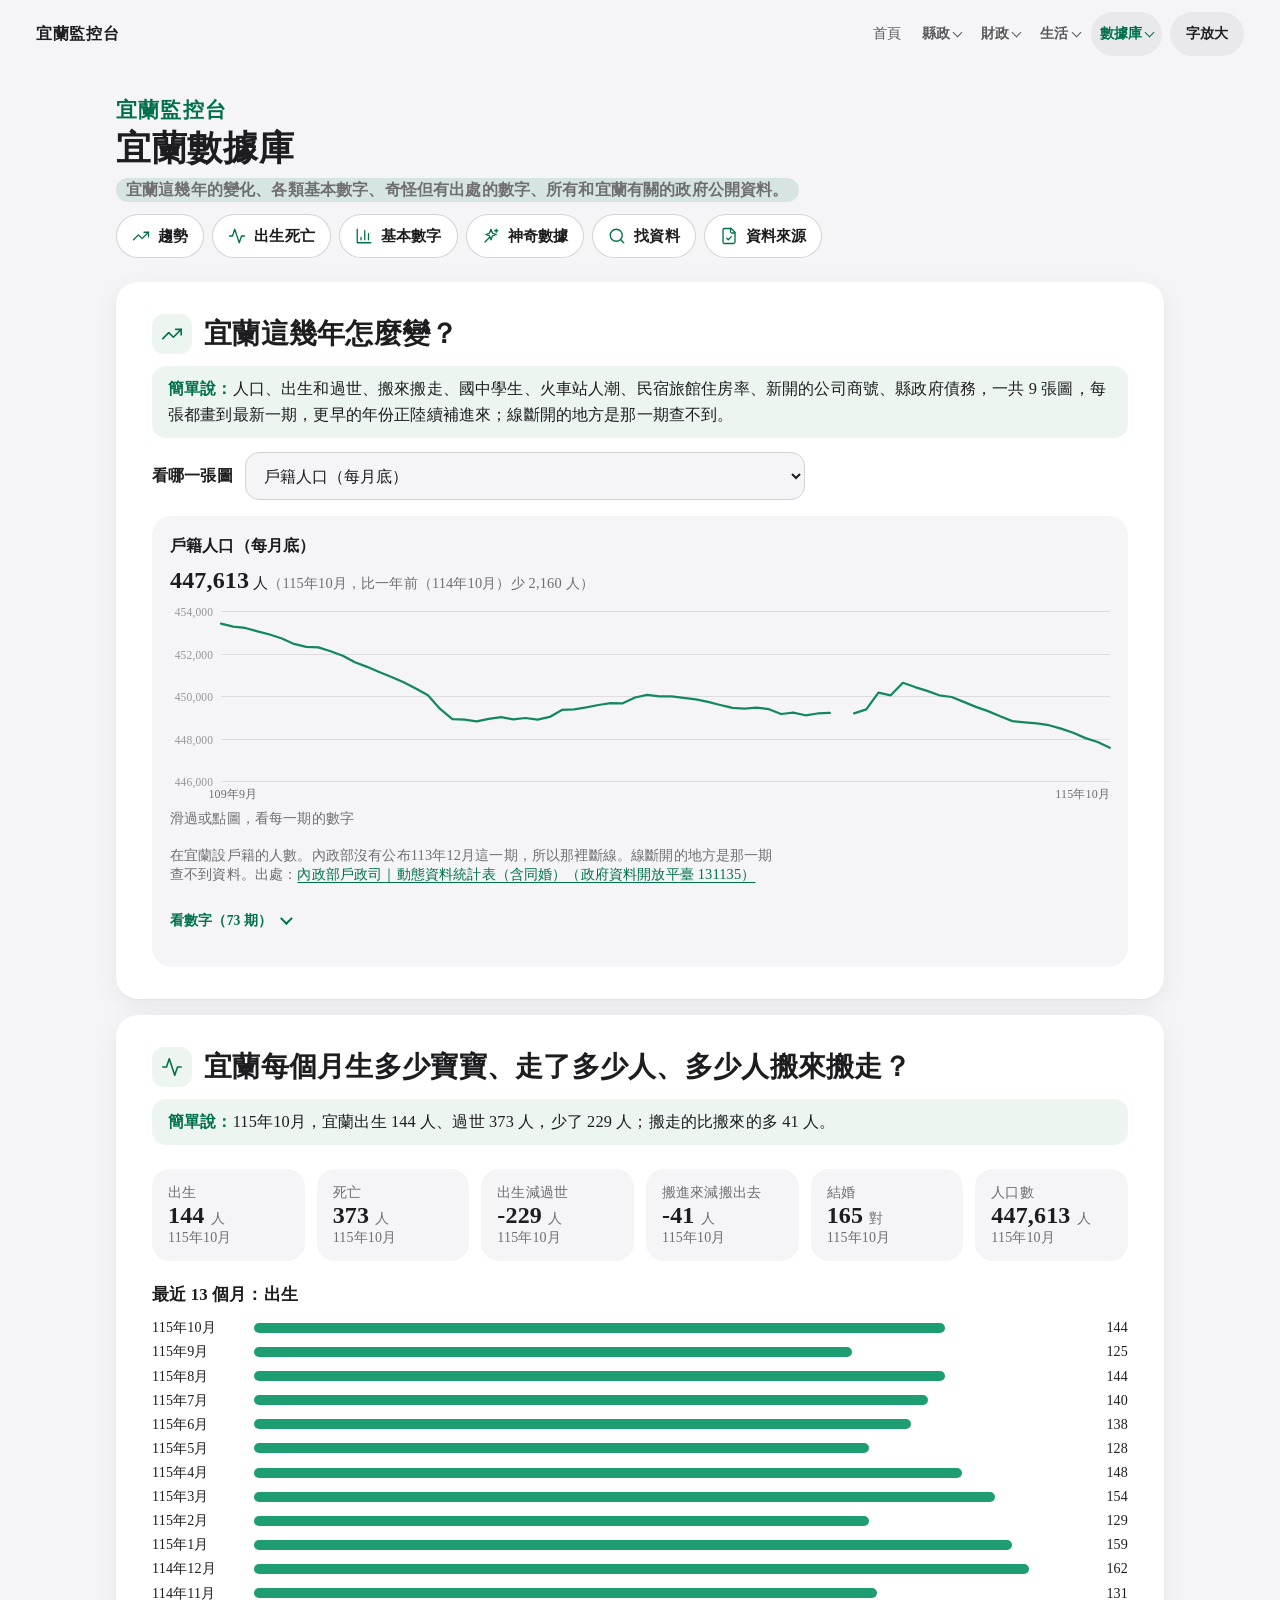
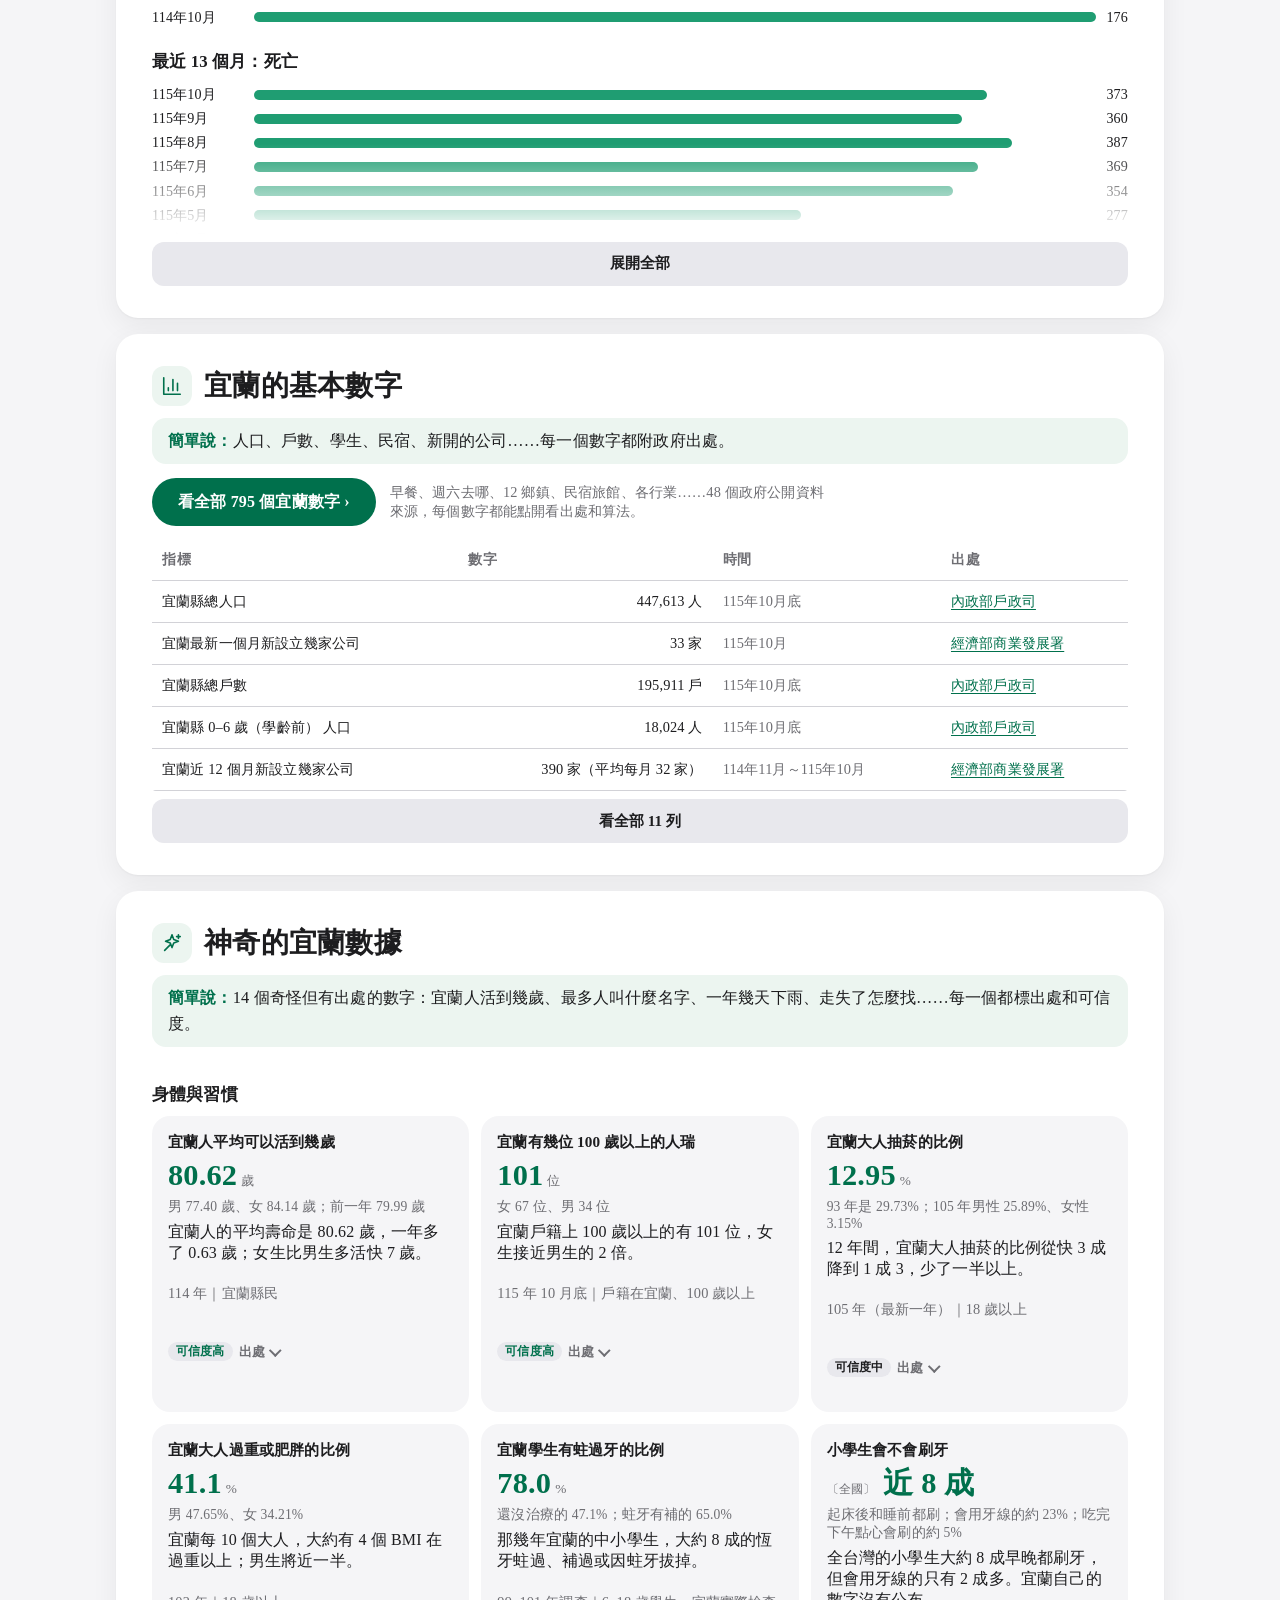
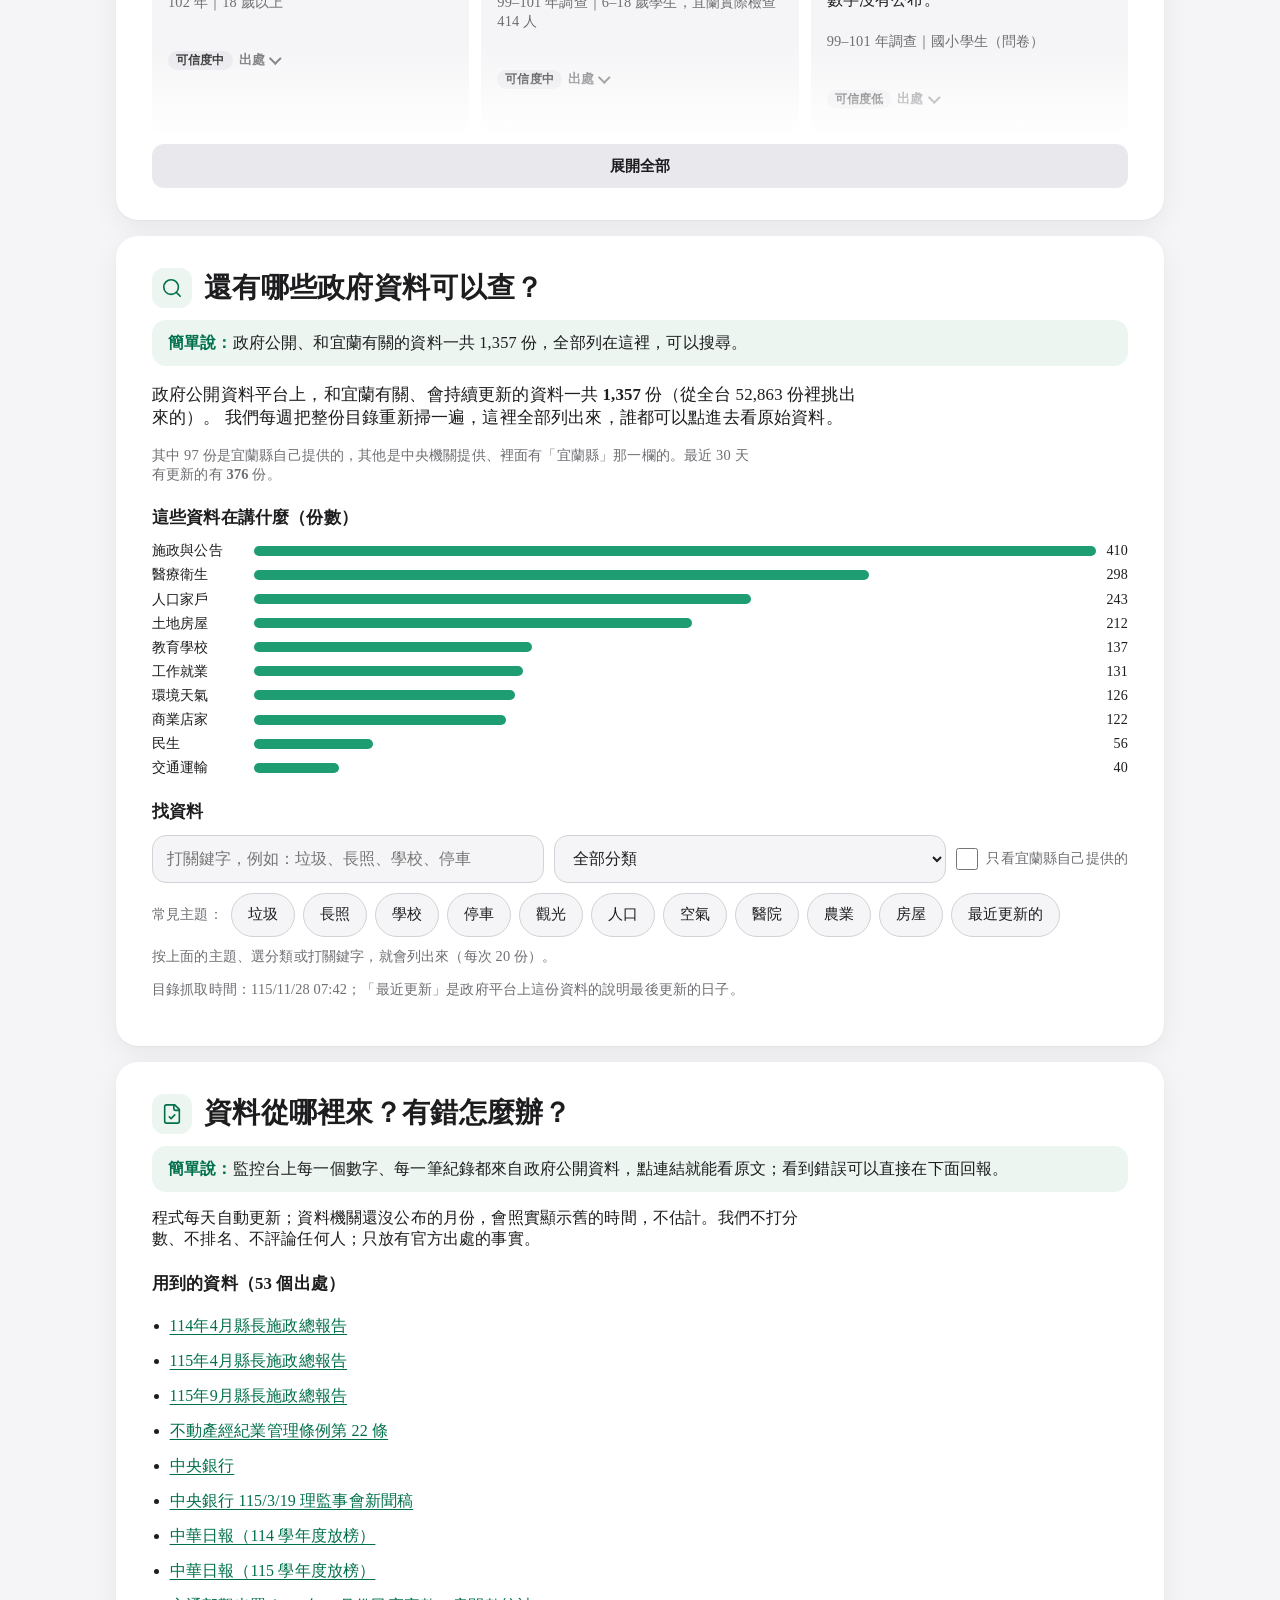
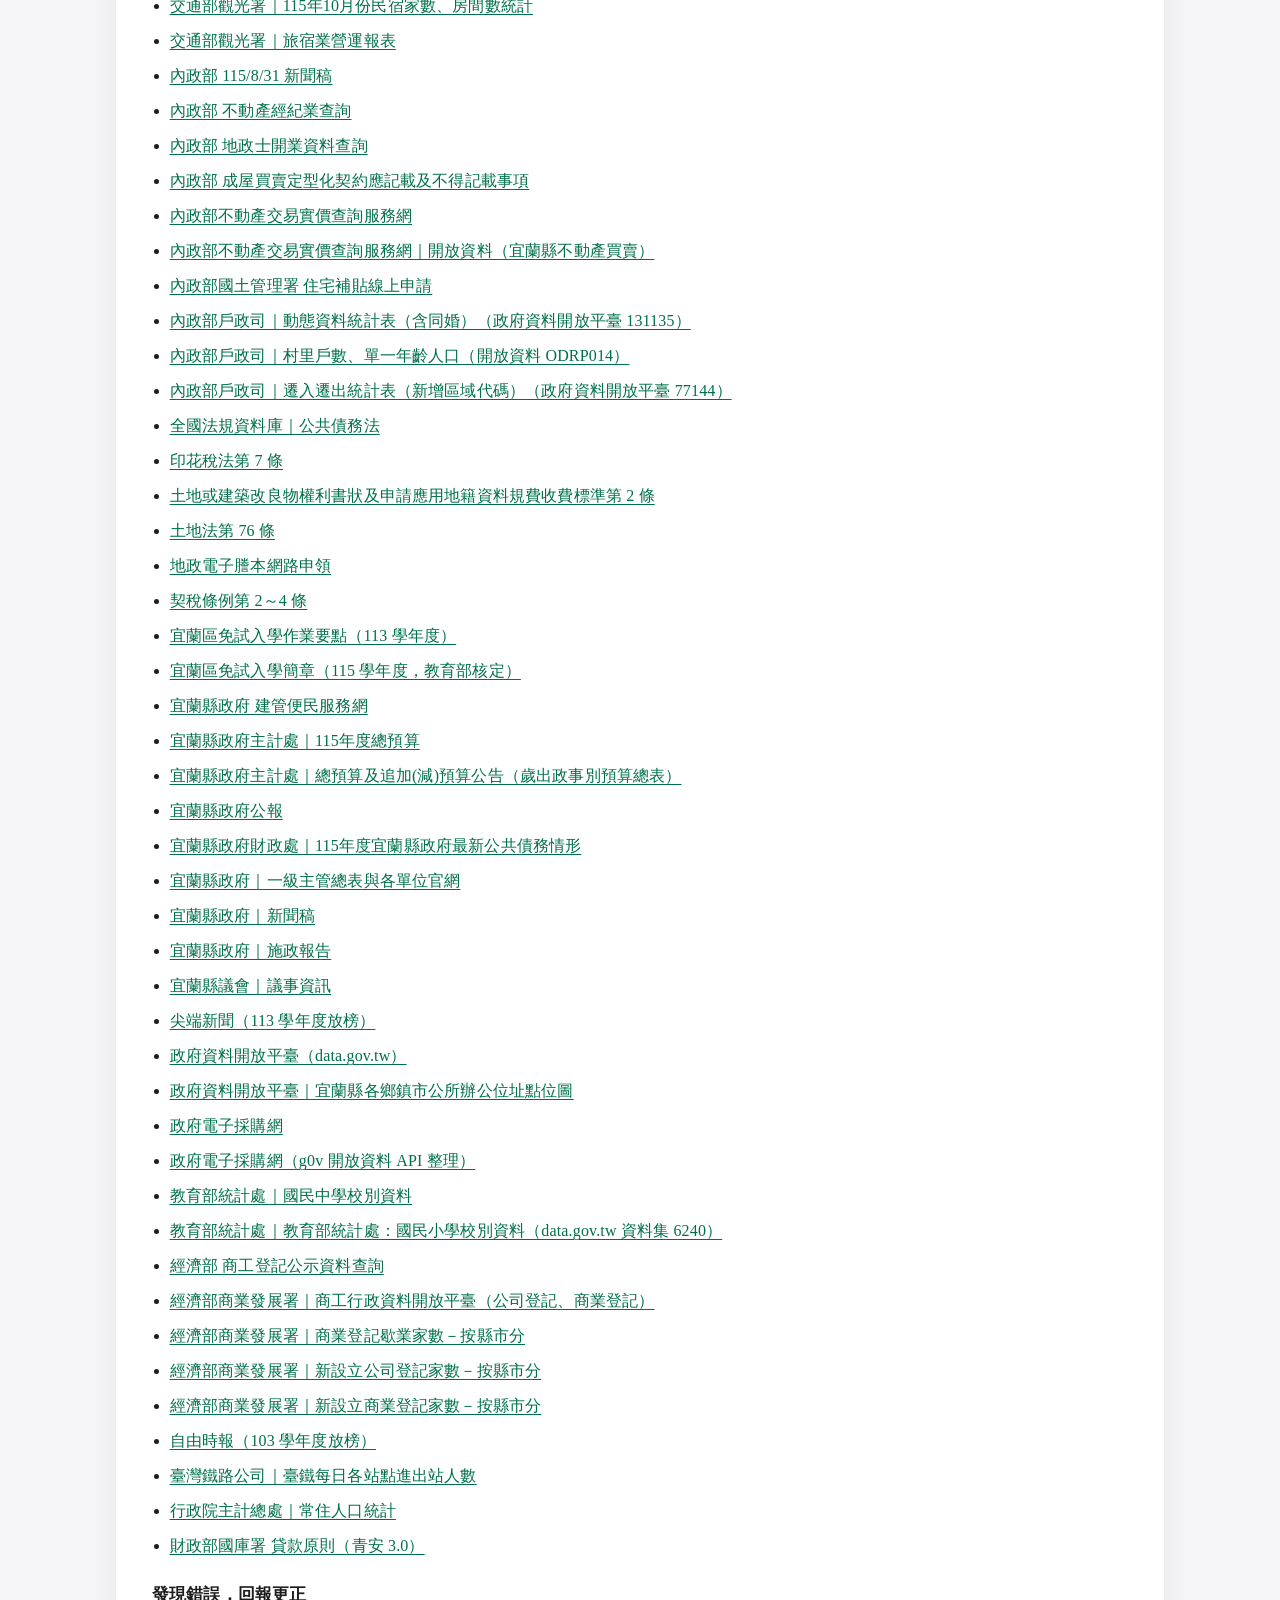
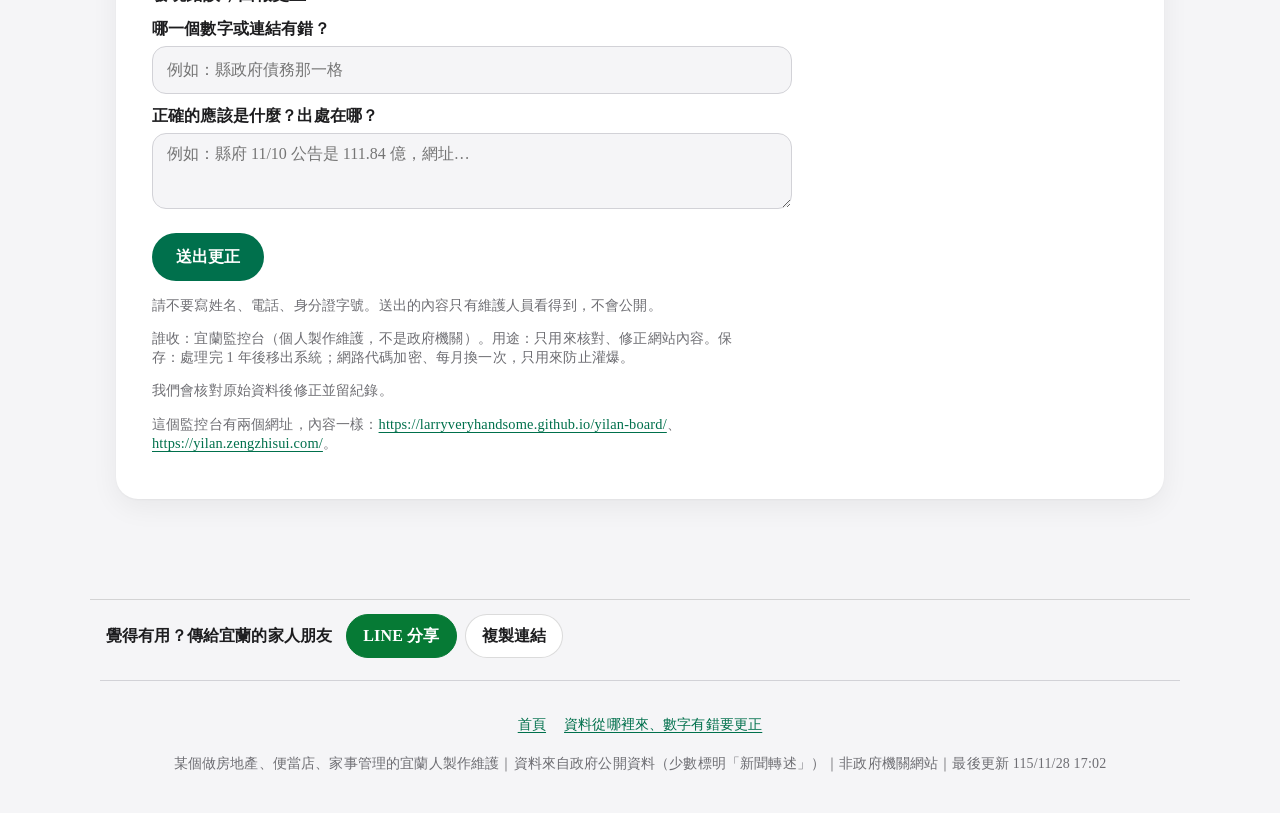
<file: data/index.html>
<!doctype html>
<html lang="zh-Hant-TW" data-page="data"><head><meta charset="utf-8">
<meta name="viewport" content="width=device-width,initial-scale=1,viewport-fit=cover">
<title>宜蘭數據庫｜宜蘭監控台</title>
<meta name="description" content="宜蘭這幾年的變化、各類基本數字、奇怪但有出處的數字、所有和宜蘭有關的政府公開資料。每一個數字都附原始出處。非政府機關網站。">
<meta property="og:type" content="website"><meta property="og:title" content="宜蘭數據庫｜宜蘭監控台"><meta property="og:description" content="宜蘭這幾年的變化、各類基本數字、奇怪但有出處的數字、所有和宜蘭有關的政府公開資料。每一個數字都附原始出處。非政府機關網站。"><meta property="og:url" content="https://yilan.zengzhisui.com/data/">
<meta name="theme-color" media="(prefers-color-scheme: light)" content="#f5f5f7"><meta name="theme-color" media="(prefers-color-scheme: dark)" content="#000000">
<link rel="stylesheet" href="../assets/board.css?v=28659e9974"></head><body>
<a class="skip" href="#main">跳到主要內容</a>
<div class="gnav"><div class="gin"><a class="brand" href="../">宜蘭監控台</a><nav id="nav" aria-label="分類"><a href="../">首頁</a><details class="dd"><summary>縣政</summary><div class=ddp><a class=dda href="../gov/">整頁：縣政與議會 ›</a><a href="../gov/#team">縣府團隊</a><a href="../gov/#speed">辦事天數</a><a href="../gov/#policy">縣府施政</a><a href="../gov/#council">議會</a><a href="../gov/#leader">施政摘錄</a><a href="../gov/#voice">意見箱</a></div></details><details class="dd"><summary>財政</summary><div class=ddp><a class=dda href="../money/">整頁：縣政府的錢 ›</a><a href="../money/#finance">欠多少錢</a><a href="../money/#impact">預算分類</a><a href="../money/#tender">錢花在哪</a></div></details><details class="dd"><summary>生活</summary><div class=ddp><p class=ddg>買房</p><a class=dda href="../house/">整頁：買房 ›</a><a href="../house/#house">房價</a><a href="../house/#buy">買房試算</a><a href="../house/#howbuy">買房步驟</a><p class=ddg>升學</p><a class=dda href="../school/">整頁：升學 ›</a></div></details><details class="dd on"><summary>數據庫</summary><div class=ddp><a class=dda href="../data/">整頁：宜蘭數據庫 ›</a><a href="#trends">趨勢</a><a href="#pop-change">出生死亡</a><a href="#numbers">基本數字</a><a href="#fun">神奇數據</a><a href="#radar">找資料</a><a href="#about">資料從哪裡來</a><p class=ddg>宜蘭數字大全</p><a href="../data/numbers/#c-people">人口與家庭</a><a href="../data/numbers/#c-school">學生與學校</a><a href="../data/numbers/#c-shops">店家與行業</a><a href="../data/numbers/#c-travel">觀光與住宿</a><a href="../data/numbers/#c-train">火車站進出</a><a href="../data/numbers/#c-life">吃飯與生活習慣</a></div></details></nav><details class="toc" id="toc"><summary>目錄</summary><nav class="tocp" aria-label="全部分類和區塊"><ul><li class=tg>首頁</li><li><a href="../"><span class=ti><svg viewBox="0 0 24 24" fill="none" stroke="currentColor" stroke-width="1.75" stroke-linecap="round" stroke-linejoin="round" aria-hidden="true" focusable="false"><path d="M22 7l-8.5 8.5-5-5L2 17"/><path d="M16 7h6v6"/></svg></span><span class=tt><b>首頁</b><small>一眼看懂、所有分類</small></span></a></li><li class=tg>縣政</li><li><a href="../gov/#team"><span class=ti><svg viewBox="0 0 24 24" fill="none" stroke="currentColor" stroke-width="1.75" stroke-linecap="round" stroke-linejoin="round" aria-hidden="true" focusable="false"><path d="M16 21v-2a4 4 0 0 0-4-4H6a4 4 0 0 0-4 4v2"/><circle cx="9" cy="7" r="4"/><path d="M22 21v-2a4 4 0 0 0-3-3.87M16 3.13a4 4 0 0 1 0 7.75"/></svg></span><span class=tt><b>縣府團隊</b><small>縣政府由誰負責？各單位管什麼？</small></span></a></li><li><a href="../gov/#speed"><span class=ti><svg viewBox="0 0 24 24" fill="none" stroke="currentColor" stroke-width="1.75" stroke-linecap="round" stroke-linejoin="round" aria-hidden="true" focusable="false"><path d="M10 2h4M12 14l3-3"/><circle cx="12" cy="14" r="8"/></svg></span><span class=tt><b>辦事天數</b><small>政府辦一件事要多久？</small></span></a></li><li><a href="../gov/#policy"><span class=ti><svg viewBox="0 0 24 24" fill="none" stroke="currentColor" stroke-width="1.75" stroke-linecap="round" stroke-linejoin="round" aria-hidden="true" focusable="false"><path d="m3 11 18-5v12L3 14v-3z"/><path d="M11.6 16.8a3 3 0 1 1-5.8-1.6"/></svg></span><span class=tt><b>縣府施政</b><small>縣政府最近在做什麼？</small></span></a></li><li><a href="../gov/#council"><span class=ti><svg viewBox="0 0 24 24" fill="none" stroke="currentColor" stroke-width="1.75" stroke-linecap="round" stroke-linejoin="round" aria-hidden="true" focusable="false"><path d="M3 22h18M6 18v-7M10 18v-7M14 18v-7M18 18v-7"/><path d="M12 2 20 7H4z"/></svg></span><span class=tt><b>議會</b><small>縣議會通過了什麼？</small></span></a></li><li><a href="../gov/#leader"><span class=ti><svg viewBox="0 0 24 24" fill="none" stroke="currentColor" stroke-width="1.75" stroke-linecap="round" stroke-linejoin="round" aria-hidden="true" focusable="false"><path d="M19 21v-2a4 4 0 0 0-4-4H9a4 4 0 0 0-4 4v2"/><circle cx="12" cy="7" r="4"/></svg></span><span class=tt><b>施政摘錄</b><small>縣府施政報告摘錄：做了什麼、正在做什麼</small></span></a></li><li><a href="../gov/#voice"><span class=ti><svg viewBox="0 0 24 24" fill="none" stroke="currentColor" stroke-width="1.75" stroke-linecap="round" stroke-linejoin="round" aria-hidden="true" focusable="false"><path d="M21 15a2 2 0 0 1-2 2H7l-4 4V5a2 2 0 0 1 2-2h14a2 2 0 0 1 2 2z"/><path d="M8 9h8M8 13h5"/></svg></span><span class=tt><b>意見箱</b><small>你最希望縣政府做什麼？</small></span></a></li><li class=tg>財政</li><li><a href="../money/#finance"><span class=ti><svg viewBox="0 0 24 24" fill="none" stroke="currentColor" stroke-width="1.75" stroke-linecap="round" stroke-linejoin="round" aria-hidden="true" focusable="false"><path d="M19 7V4a1 1 0 0 0-1-1H5a2 2 0 0 0 0 4h15a1 1 0 0 1 1 1v4h-3a2 2 0 0 0 0 4h3a1 1 0 0 0 1-1v-2a1 1 0 0 0-1-1"/><path d="M3 5v14a2 2 0 0 0 2 2h15a1 1 0 0 0 1-1v-4"/></svg></span><span class=tt><b>欠多少錢</b><small>縣政府欠了多少錢？</small></span></a></li><li><a href="../money/#impact"><span class=ti><svg viewBox="0 0 24 24" fill="none" stroke="currentColor" stroke-width="1.75" stroke-linecap="round" stroke-linejoin="round" aria-hidden="true" focusable="false"><path d="M3 3v18h18"/><path d="M18 17V9M13 17V5M8 17v-3"/></svg></span><span class=tt><b>預算分類</b><small>縣政府一年的錢，花在哪幾類？</small></span></a></li><li><a href="../money/#tender"><span class=ti><svg viewBox="0 0 24 24" fill="none" stroke="currentColor" stroke-width="1.75" stroke-linecap="round" stroke-linejoin="round" aria-hidden="true" focusable="false"><path d="M6 22V4a2 2 0 0 1 2-2h8a2 2 0 0 1 2 2v18Z"/><path d="M6 12H4a2 2 0 0 0-2 2v6a2 2 0 0 0 2 2h2"/><path d="M18 9h2a2 2 0 0 1 2 2v9a2 2 0 0 1-2 2h-2"/><path d="M10 6h4M10 10h4M10 14h4M10 18h4"/></svg></span><span class=tt><b>錢花在哪</b><small>縣政府的錢花在哪？</small></span></a></li><li class=tg>生活｜買房</li><li><a href="../house/#house"><span class=ti><svg viewBox="0 0 24 24" fill="none" stroke="currentColor" stroke-width="1.75" stroke-linecap="round" stroke-linejoin="round" aria-hidden="true" focusable="false"><path d="M15 21v-8a1 1 0 0 0-1-1h-4a1 1 0 0 0-1 1v8"/><path d="M3 10a2 2 0 0 1 .709-1.528l7-5.999a2 2 0 0 1 2.582 0l7 5.999A2 2 0 0 1 21 10v9a2 2 0 0 1-2 2H5a2 2 0 0 1-2-2z"/></svg></span><span class=tt><b>房價</b><small>宜蘭的房子多少錢？</small></span></a></li><li><a href="../house/#buy"><span class=ti><svg viewBox="0 0 24 24" fill="none" stroke="currentColor" stroke-width="1.75" stroke-linecap="round" stroke-linejoin="round" aria-hidden="true" focusable="false"><rect width="16" height="20" x="4" y="2" rx="2"/><line x1="8" x2="16" y1="6" y2="6"/><line x1="16" x2="16" y1="14" y2="18"/><path d="M16 10h.01"/><path d="M12 10h.01"/><path d="M8 10h.01"/><path d="M12 14h.01"/><path d="M8 14h.01"/><path d="M12 18h.01"/><path d="M8 18h.01"/></svg></span><span class=tt><b>買房試算</b><small>買房試算：各鄉鎮大概要多少錢？</small></span></a></li><li><a href="../house/#howbuy"><span class=ti><svg viewBox="0 0 24 24" fill="none" stroke="currentColor" stroke-width="1.75" stroke-linecap="round" stroke-linejoin="round" aria-hidden="true" focusable="false"><path d="M22 7l-8.5 8.5-5-5L2 17"/><path d="M16 7h6v6"/></svg></span><span class=tt><b>買房步驟</b><small>在宜蘭買房要怎麼做？</small></span></a></li><li class=tg>生活｜升學</li><li><a href="../school/#school"><span class=ti><svg viewBox="0 0 24 24" fill="none" stroke="currentColor" stroke-width="1.75" stroke-linecap="round" stroke-linejoin="round" aria-hidden="true" focusable="false"><path d="M21.42 10.922a1 1 0 0 0-.019-1.838L12.83 5.18a2 2 0 0 0-1.66 0L2.6 9.08a1 1 0 0 0 0 1.832l8.57 3.908a2 2 0 0 0 1.66 0z"/><path d="M22 10v6"/><path d="M6 12.5V16a6 3 0 0 0 12 0v-3.5"/></svg></span><span class=tt><b>升學</b><small>國中升高中職，要幾分才進得去？</small></span></a></li><li class=tg>數據庫</li><li><a href="#trends"><span class=ti><svg viewBox="0 0 24 24" fill="none" stroke="currentColor" stroke-width="1.75" stroke-linecap="round" stroke-linejoin="round" aria-hidden="true" focusable="false"><path d="M22 7l-8.5 8.5-5-5L2 17"/><path d="M16 7h6v6"/></svg></span><span class=tt><b>趨勢</b><small>宜蘭這幾年怎麼變？</small></span></a></li><li><a href="#pop-change"><span class=ti><svg viewBox="0 0 24 24" fill="none" stroke="currentColor" stroke-width="1.75" stroke-linecap="round" stroke-linejoin="round" aria-hidden="true" focusable="false"><path d="M22 12h-4l-3 9L9 3l-3 9H2"/></svg></span><span class=tt><b>出生死亡</b><small>宜蘭每個月生多少寶寶、走了多少人、多少人搬來搬走？</small></span></a></li><li><a href="#numbers"><span class=ti><svg viewBox="0 0 24 24" fill="none" stroke="currentColor" stroke-width="1.75" stroke-linecap="round" stroke-linejoin="round" aria-hidden="true" focusable="false"><path d="M3 3v18h18"/><path d="M18 17V9M13 17V5M8 17v-3"/></svg></span><span class=tt><b>基本數字</b><small>宜蘭的基本數字</small></span></a></li><li><a href="#fun"><span class=ti><svg viewBox="0 0 24 24" fill="none" stroke="currentColor" stroke-width="1.75" stroke-linecap="round" stroke-linejoin="round" aria-hidden="true" focusable="false"><path d="M9.94 14.06 4 20M12 3l1.9 5.1L19 10l-5.1 1.9L12 17l-1.9-5.1L5 10l5.1-1.9z"/><path d="M19 3v4M17 5h4"/></svg></span><span class=tt><b>神奇數據</b><small>神奇的宜蘭數據</small></span></a></li><li><a href="#radar"><span class=ti><svg viewBox="0 0 24 24" fill="none" stroke="currentColor" stroke-width="1.75" stroke-linecap="round" stroke-linejoin="round" aria-hidden="true" focusable="false"><circle cx="11" cy="11" r="8"/><path d="m21 21-4.3-4.3"/></svg></span><span class=tt><b>找資料</b><small>還有哪些政府資料可以查？</small></span></a></li><li><a href="#about"><span class=ti><svg viewBox="0 0 24 24" fill="none" stroke="currentColor" stroke-width="1.75" stroke-linecap="round" stroke-linejoin="round" aria-hidden="true" focusable="false"><path d="M15 2H6a2 2 0 0 0-2 2v16a2 2 0 0 0 2 2h12a2 2 0 0 0 2-2V7Z"/><path d="M14 2v4a2 2 0 0 0 2 2h4"/><path d="m9 15 2 2 4-4"/></svg></span><span class=tt><b>資料從哪裡來</b><small>資料從哪裡來？有錯怎麼辦？</small></span></a></li><li><a href="../data/numbers/#c-people"><span class=ti><svg viewBox="0 0 24 24" fill="none" stroke="currentColor" stroke-width="1.75" stroke-linecap="round" stroke-linejoin="round" aria-hidden="true" focusable="false"><path d="M3 3v18h18"/><path d="M18 17V9M13 17V5M8 17v-3"/></svg></span><span class=tt><b>人口與家庭</b><small>宜蘭數字大全裡的這一類</small></span></a></li><li><a href="../data/numbers/#c-school"><span class=ti><svg viewBox="0 0 24 24" fill="none" stroke="currentColor" stroke-width="1.75" stroke-linecap="round" stroke-linejoin="round" aria-hidden="true" focusable="false"><path d="M3 3v18h18"/><path d="M18 17V9M13 17V5M8 17v-3"/></svg></span><span class=tt><b>學生與學校</b><small>宜蘭數字大全裡的這一類</small></span></a></li><li><a href="../data/numbers/#c-shops"><span class=ti><svg viewBox="0 0 24 24" fill="none" stroke="currentColor" stroke-width="1.75" stroke-linecap="round" stroke-linejoin="round" aria-hidden="true" focusable="false"><path d="M3 3v18h18"/><path d="M18 17V9M13 17V5M8 17v-3"/></svg></span><span class=tt><b>店家與行業</b><small>宜蘭數字大全裡的這一類</small></span></a></li><li><a href="../data/numbers/#c-travel"><span class=ti><svg viewBox="0 0 24 24" fill="none" stroke="currentColor" stroke-width="1.75" stroke-linecap="round" stroke-linejoin="round" aria-hidden="true" focusable="false"><path d="M3 3v18h18"/><path d="M18 17V9M13 17V5M8 17v-3"/></svg></span><span class=tt><b>觀光與住宿</b><small>宜蘭數字大全裡的這一類</small></span></a></li><li><a href="../data/numbers/#c-train"><span class=ti><svg viewBox="0 0 24 24" fill="none" stroke="currentColor" stroke-width="1.75" stroke-linecap="round" stroke-linejoin="round" aria-hidden="true" focusable="false"><path d="M3 3v18h18"/><path d="M18 17V9M13 17V5M8 17v-3"/></svg></span><span class=tt><b>火車站進出</b><small>宜蘭數字大全裡的這一類</small></span></a></li><li><a href="../data/numbers/#c-life"><span class=ti><svg viewBox="0 0 24 24" fill="none" stroke="currentColor" stroke-width="1.75" stroke-linecap="round" stroke-linejoin="round" aria-hidden="true" focusable="false"><path d="M3 3v18h18"/><path d="M18 17V9M13 17V5M8 17v-3"/></svg></span><span class=tt><b>吃飯與生活習慣</b><small>宜蘭數字大全裡的這一類</small></span></a></li></ul></nav></details><span class="btap"><button type="button" id="bigbtn" aria-pressed="false">字放大</button></span></div></div>
<div class="wrap">
<header class="phero"><p class="eyebrow">宜蘭監控台</p><h1>宜蘭數據庫</h1><p class="tag">宜蘭這幾年的變化、各類基本數字、奇怪但有出處的數字、所有和宜蘭有關的政府公開資料。</p><nav aria-label="這一頁有"><div class="pchips"><a href="#trends"><svg viewBox="0 0 24 24" fill="none" stroke="currentColor" stroke-width="1.75" stroke-linecap="round" stroke-linejoin="round" aria-hidden="true" focusable="false"><path d="M22 7l-8.5 8.5-5-5L2 17"/><path d="M16 7h6v6"/></svg>趨勢</a><a href="#pop-change"><svg viewBox="0 0 24 24" fill="none" stroke="currentColor" stroke-width="1.75" stroke-linecap="round" stroke-linejoin="round" aria-hidden="true" focusable="false"><path d="M22 12h-4l-3 9L9 3l-3 9H2"/></svg>出生死亡</a><a href="#numbers"><svg viewBox="0 0 24 24" fill="none" stroke="currentColor" stroke-width="1.75" stroke-linecap="round" stroke-linejoin="round" aria-hidden="true" focusable="false"><path d="M3 3v18h18"/><path d="M18 17V9M13 17V5M8 17v-3"/></svg>基本數字</a><a href="#fun"><svg viewBox="0 0 24 24" fill="none" stroke="currentColor" stroke-width="1.75" stroke-linecap="round" stroke-linejoin="round" aria-hidden="true" focusable="false"><path d="M9.94 14.06 4 20M12 3l1.9 5.1L19 10l-5.1 1.9L12 17l-1.9-5.1L5 10l5.1-1.9z"/><path d="M19 3v4M17 5h4"/></svg>神奇數據</a><a href="#radar"><svg viewBox="0 0 24 24" fill="none" stroke="currentColor" stroke-width="1.75" stroke-linecap="round" stroke-linejoin="round" aria-hidden="true" focusable="false"><circle cx="11" cy="11" r="8"/><path d="m21 21-4.3-4.3"/></svg>找資料</a><a href="#about"><svg viewBox="0 0 24 24" fill="none" stroke="currentColor" stroke-width="1.75" stroke-linecap="round" stroke-linejoin="round" aria-hidden="true" focusable="false"><path d="M15 2H6a2 2 0 0 0-2 2v16a2 2 0 0 0 2 2h12a2 2 0 0 0 2-2V7Z"/><path d="M14 2v4a2 2 0 0 0 2 2h4"/><path d="m9 15 2 2 4-4"/></svg>資料來源</a></div></nav></header><main id="main"><section id="trends"><h2><span class=ic><svg viewBox="0 0 24 24" fill="none" stroke="currentColor" stroke-width="1.75" stroke-linecap="round" stroke-linejoin="round" aria-hidden="true" focusable="false"><path d="M22 7l-8.5 8.5-5-5L2 17"/><path d="M16 7h6v6"/></svg></span>宜蘭這幾年怎麼變？</h2><p class=simple><b>簡單說：</b>人口、出生和過世、搬來搬走、國中學生、火車站人潮、民宿旅館住房率、新開的公司商號、縣政府債務，一共 9 張圖，每張都畫到最新一期，更早的年份正陸續補進來；線斷開的地方是那一期查不到。</p><div class=sb><div class=trpick hidden><label for=trsel>看哪一張圖</label><select id=trsel><option value="tr-pop">戶籍人口（每月底）</option><option value="tr-birth">每個月出生、過世多少人</option><option value="tr-move">每個月搬來、搬走多少人（戶籍遷入、遷出）</option><option value="tr-live">實際住在宜蘭的人（常住人口，千人）</option><option value="tr-jhs">國中學生有多少人</option><option value="tr-tra">宜蘭縣內火車站，平均每天多少人下車</option><option value="tr-room">民宿、旅館的住房率（每個月）</option><option value="tr-biz">每個月新開、收掉多少公司和商號</option><option value="tr-debt">縣政府欠多少錢（每月底，億元）</option><option value="*">全部 9 張一起看</option></select></div><div class=trg><figure class=trc id="tr-pop"><figcaption><h3>戶籍人口（每月底）</h3><div class=trh><b>447,613</b> 人<span class=sub>（115年10月，比一年前（114年10月）少 2,160 人）</span></div></figcaption><div class=plot tabindex=0 role=img aria-label="戶籍人口（每月底）：109年9月～115年10月的變化，可以用左右方向鍵看每一期" data-d='{&quot;n&quot;:[&quot;戶籍人口&quot;],&quot;u&quot;:&quot;人&quot;,&quot;r&quot;:[[0.0,&quot;109年9月&quot;,[[0.0685,&quot;453,452&quot;]]],[0.0137,&quot;109年10月&quot;,[[0.0864,&quot;453,309&quot;]]],[0.0274,&quot;109年11月&quot;,[[0.0942,&quot;453,246&quot;]]],[0.0411,&quot;109年12月&quot;,[[0.1141,&quot;453,087&quot;]]],[0.0548,&quot;110年1月&quot;,[[0.1324,&quot;452,941&quot;]]],[0.0685,&quot;110年2月&quot;,[[0.1561,&quot;452,751&quot;]]],[0.0822,&quot;110年3月&quot;,[[0.1879,&quot;452,497&quot;]]],[0.0959,&quot;110年4月&quot;,[[0.2056,&quot;452,355&quot;]]],[0.1096,&quot;110年5月&quot;,[[0.2083,&quot;452,334&quot;]]],[0.1233,&quot;110年6月&quot;,[[0.2311,&quot;452,151&quot;]]],[0.137,&quot;110年7月&quot;,[[0.2568,&quot;451,946&quot;]]],[0.1507,&quot;110年8月&quot;,[[0.2956,&quot;451,635&quot;]]],[0.1644,&quot;110年9月&quot;,[[0.3223,&quot;451,422&quot;]]],[0.1781,&quot;110年10月&quot;,[[0.3531,&quot;451,175&quot;]]],[0.1918,&quot;110年11月&quot;,[[0.382,&quot;450,944&quot;]]],[0.2055,&quot;110年12月&quot;,[[0.4135,&quot;450,692&quot;]]],[0.2192,&quot;111年1月&quot;,[[0.4493,&quot;450,406&quot;]]],[0.2329,&quot;111年2月&quot;,[[0.49,&quot;450,080&quot;]]],[0.2466,&quot;111年3月&quot;,[[0.5706,&quot;449,435&quot;]]],[0.2603,&quot;111年4月&quot;,[[0.6296,&quot;448,963&quot;]]],[0.274,&quot;111年5月&quot;,[[0.6334,&quot;448,933&quot;]]],[0.2877,&quot;111年6月&quot;,[[0.643,&quot;448,856&quot;]]],[0.3014,&quot;111年7月&quot;,[[0.6286,&quot;448,971&quot;]]],[0.3151,&quot;111年8月&quot;,[[0.6188,&quot;449,050&quot;]]],[0.3288,&quot;111年9月&quot;,[[0.6319,&quot;448,945&quot;]]],[0.3425,&quot;111年10月&quot;,[[0.6235,&quot;449,012&quot;]]],[0.3562,&quot;111年11月&quot;,[[0.6326,&quot;448,939&quot;]]],[0.3699,&quot;111年12月&quot;,[[0.6173,&quot;449,062&quot;]]],[0.3836,&quot;112年1月&quot;,[[0.5761,&quot;449,391&quot;]]],[0.3973,&quot;112年2月&quot;,[[0.5727,&quot;449,418&quot;]]],[0.411,&quot;112年3月&quot;,[[0.5613,&quot;449,510&quot;]]],[0.4247,&quot;112年4月&quot;,[[0.547,&quot;449,624&quot;]]],[0.4384,&quot;112年5月&quot;,[[0.5361,&quot;449,711&quot;]]],[0.4521,&quot;112年6月&quot;,[[0.5369,&quot;449,705&quot;]]],[0.4658,&quot;112年7月&quot;,[[0.503,&quot;449,976&quot;]]],[0.4795,&quot;112年8月&quot;,[[0.4881,&quot;450,095&quot;]]],[0.4932,&quot;112年9月&quot;,[[0.4961,&quot;450,031&quot;]]],[0.5068,&quot;112年10月&quot;,[[0.4958,&quot;450,034&quot;]]],[0.5205,&quot;112年11月&quot;,[[0.5046,&quot;449,963&quot;]]],[0.5342,&quot;112年12月&quot;,[[0.5137,&quot;449,890&quot;]]],[0.5479,&quot;113年1月&quot;,[[0.5291,&quot;449,767&quot;]]],[0.5616,&quot;113年2月&quot;,[[0.547,&quot;449,624&quot;]]],[0.5753,&quot;113年3月&quot;,[[0.5635,&quot;449,492&quot;]]],[0.589,&quot;113年4月&quot;,[[0.569,&quot;449,448&quot;]]],[0.6027,&quot;113年5月&quot;,[[0.5625,&quot;449,500&quot;]]],[0.6164,&quot;113年6月&quot;,[[0.5722,&quot;449,422&quot;]]],[0.6301,&quot;113年7月&quot;,[[0.5999,&quot;449,201&quot;]]],[0.6438,&quot;113年8月&quot;,[[0.5916,&quot;449,267&quot;]]],[0.6575,&quot;113年9月&quot;,[[0.6073,&quot;449,142&quot;]]],[0.6712,&quot;113年10月&quot;,[[0.5971,&quot;449,223&quot;]]],[0.6849,&quot;113年11月&quot;,[[0.5933,&quot;449,254&quot;]]],[0.7123,&quot;114年1月&quot;,[[0.596,&quot;449,232&quot;]]],[0.726,&quot;114年2月&quot;,[[0.5727,&quot;449,418&quot;]]],[0.7397,&quot;114年3月&quot;,[[0.4746,&quot;450,203&quot;]]],[0.7534,&quot;114年4月&quot;,[[0.4899,&quot;450,081&quot;]]],[0.7671,&quot;114年5月&quot;,[[0.4167,&quot;450,666&quot;]]],[0.7808,&quot;114年6月&quot;,[[0.4415,&quot;450,468&quot;]]],[0.7945,&quot;114年7月&quot;,[[0.464,&quot;450,288&quot;]]],[0.8082,&quot;114年8月&quot;,[[0.4901,&quot;450,079&quot;]]],[0.8219,&quot;114年9月&quot;,[[0.5001,&quot;449,999&quot;]]],[0.8356,&quot;114年10月&quot;,[[0.5284,&quot;449,773&quot;]]],[0.8493,&quot;114年11月&quot;,[[0.558,&quot;449,536&quot;]]],[0.863,&quot;114年12月&quot;,[[0.583,&quot;449,336&quot;]]],[0.8767,&quot;115年1月&quot;,[[0.6133,&quot;449,094&quot;]]],[0.8904,&quot;115年2月&quot;,[[0.6419,&quot;448,865&quot;]]],[0.9041,&quot;115年3月&quot;,[[0.6489,&quot;448,809&quot;]]],[0.9178,&quot;115年4月&quot;,[[0.6546,&quot;448,763&quot;]]],[0.9315,&quot;115年5月&quot;,[[0.6663,&quot;448,670&quot;]]],[0.9452,&quot;115年6月&quot;,[[0.6859,&quot;448,513&quot;]]],[0.9589,&quot;115年7月&quot;,[[0.7104,&quot;448,317&quot;]]],[0.9726,&quot;115年8月&quot;,[[0.7419,&quot;448,065&quot;]]],[0.9863,&quot;115年9月&quot;,[[0.7646,&quot;447,883&quot;]]],[1.0,&quot;115年10月&quot;,[[0.7984,&quot;447,613&quot;]]]]}'><span class=gl style="bottom:0.00%"><i>446,000</i></span><span class=gl style="bottom:25.00%"><i>448,000</i></span><span class=gl style="bottom:50.00%"><i>450,000</i></span><span class=gl style="bottom:75.00%"><i>452,000</i></span><span class=gl style="bottom:100.00%"><i>454,000</i></span><svg viewBox="0 0 600 200" preserveAspectRatio="none" aria-hidden="true"><path d="M0.0,13.7L8.2,17.3L16.4,18.8L24.7,22.8L32.9,26.5L41.1,31.2L49.3,37.6L57.5,41.1L65.8,41.7L74.0,46.2L82.2,51.4L90.4,59.1L98.6,64.5L106.8,70.6L115.1,76.4L123.3,82.7L131.5,89.9L139.7,98.0L147.9,114.1L156.2,125.9L164.4,126.7L172.6,128.6L180.8,125.7L189.0,123.8L197.3,126.4L205.5,124.7L213.7,126.5L221.9,123.5L230.1,115.2L238.4,114.5L246.6,112.2L254.8,109.4L263.0,107.2L271.2,107.4L279.5,100.6L287.7,97.6L295.9,99.2L304.1,99.2L312.3,100.9L320.5,102.7L328.8,105.8L337.0,109.4L345.2,112.7L353.4,113.8L361.6,112.5L369.9,114.4L378.1,120.0L386.3,118.3L394.5,121.5L402.7,119.4L411.0,118.7M427.4,119.2L435.6,114.5L443.8,94.9L452.1,98.0L460.3,83.3L468.5,88.3L476.7,92.8L484.9,98.0L493.2,100.0L501.4,105.7L509.6,111.6L517.8,116.6L526.0,122.7L534.2,128.4L542.5,129.8L550.7,130.9L558.9,133.2L567.1,137.2L575.3,142.1L583.6,148.4L591.8,152.9L600.0,159.7" fill="none" stroke="var(--c1)" stroke-width="2.25" stroke-linejoin="round" stroke-linecap="round" vector-effect="non-scaling-stroke"/></svg><span class=vl hidden></span></div><div class=xax><span>109年9月</span><span>115年10月</span></div><div class="rd sub" aria-live=polite>滑過或點圖，看每一期的數字</div><p class=sub>在宜蘭設戶籍的人數。內政部沒有公布113年12月這一期，所以那裡斷線。線斷開的地方是那一期查不到資料。出處：<a href="https://data.gov.tw/dataset/131135" target="_blank" rel="noopener">內政部戶政司｜動態資料統計表（含同婚）（政府資料開放平臺 131135）<span class=vh>（另開新視窗）</span></a></p><details class=tdl><summary>看數字（73 期）</summary><div class=tw><table role=table class=k><thead><tr role=row><th role=columnheader>時間</th><th role=columnheader>戶籍人口</th></tr></thead><tbody></tbody></table></div><noscript><p class=sub>這個瀏覽器沒有開 JavaScript，看不到數字表；請點上面的出處看原始資料。</p></noscript></details></figure><figure class=trc id="tr-birth"><figcaption><h3>每個月出生、過世多少人</h3><div class=trh>出生 <b>144</b> 人<span class=sub>（115年10月，比一年前（114年10月）少 32 人）</span><br>過世 <b>373</b> 人<span class=sub>（115年10月，比一年前（114年10月）多 66 人）</span></div></figcaption><div class=lg><span><i class="" style="--k:var(--c1)"></i>出生</span><span><i class="lg2" style="--k:var(--c2)"></i>過世</span></div><div class=plot tabindex=0 role=img aria-label="每個月出生、過世多少人：109年9月～115年10月的變化，可以用左右方向鍵看每一期" data-d='{&quot;n&quot;:[&quot;出生&quot;,&quot;過世&quot;],&quot;u&quot;:&quot;人&quot;,&quot;r&quot;:[[0.0,&quot;109年9月&quot;,[[0.59,&quot;246&quot;],[0.475,&quot;315&quot;]]],[0.0137,&quot;109年10月&quot;,[[0.595,&quot;243&quot;],[0.5083,&quot;295&quot;]]],[0.0274,&quot;109年11月&quot;,[[0.5483,&quot;271&quot;],[0.505,&quot;297&quot;]]],[0.0411,&quot;109年12月&quot;,[[0.5033,&quot;298&quot;],[0.37,&quot;378&quot;]]],[0.0548,&quot;110年1月&quot;,[[0.695,&quot;183&quot;],[0.3967,&quot;362&quot;]]],[0.0685,&quot;110年2月&quot;,[[0.6717,&quot;197&quot;],[0.4367,&quot;338&quot;]]],[0.0822,&quot;110年3月&quot;,[[0.5883,&quot;247&quot;],[0.34,&quot;396&quot;]]],[0.0959,&quot;110年4月&quot;,[[0.63,&quot;222&quot;],[0.4233,&quot;346&quot;]]],[0.1096,&quot;110年5月&quot;,[[0.585,&quot;249&quot;],[0.4533,&quot;328&quot;]]],[0.1233,&quot;110年6月&quot;,[[0.54,&quot;276&quot;],[0.4,&quot;360&quot;]]],[0.137,&quot;110年7月&quot;,[[0.6233,&quot;226&quot;],[0.4133,&quot;352&quot;]]],[0.1507,&quot;110年8月&quot;,[[0.5917,&quot;245&quot;],[0.4183,&quot;349&quot;]]],[0.1644,&quot;110年9月&quot;,[[0.5583,&quot;265&quot;],[0.5067,&quot;296&quot;]]],[0.1781,&quot;110年10月&quot;,[[0.6383,&quot;217&quot;],[0.47,&quot;318&quot;]]],[0.1918,&quot;110年11月&quot;,[[0.5967,&quot;242&quot;],[0.425,&quot;345&quot;]]],[0.2055,&quot;110年12月&quot;,[[0.5817,&quot;251&quot;],[0.4183,&quot;349&quot;]]],[0.2192,&quot;111年1月&quot;,[[0.6233,&quot;226&quot;],[0.425,&quot;345&quot;]]],[0.2329,&quot;111年2月&quot;,[[0.7017,&quot;179&quot;],[0.4467,&quot;332&quot;]]],[0.2466,&quot;111年3月&quot;,[[0.635,&quot;219&quot;],[0.3467,&quot;392&quot;]]],[0.2603,&quot;111年4月&quot;,[[0.6867,&quot;188&quot;],[0.46,&quot;324&quot;]]],[0.274,&quot;111年5月&quot;,[[0.7317,&quot;161&quot;],[0.3233,&quot;406&quot;]]],[0.2877,&quot;111年6月&quot;,[[0.7017,&quot;179&quot;],[0.2333,&quot;460&quot;]]],[0.3014,&quot;111年7月&quot;,[[0.6467,&quot;212&quot;],[0.3517,&quot;389&quot;]]],[0.3151,&quot;111年8月&quot;,[[0.6967,&quot;182&quot;],[0.37,&quot;378&quot;]]],[0.3288,&quot;111年9月&quot;,[[0.6433,&quot;214&quot;],[0.3933,&quot;364&quot;]]],[0.3425,&quot;111年10月&quot;,[[0.6467,&quot;212&quot;],[0.35,&quot;390&quot;]]],[0.3562,&quot;111年11月&quot;,[[0.6617,&quot;203&quot;],[0.275,&quot;435&quot;]]],[0.3699,&quot;111年12月&quot;,[[0.6617,&quot;203&quot;],[0.31,&quot;414&quot;]]],[0.3836,&quot;112年1月&quot;,[[0.6867,&quot;188&quot;],[0.3483,&quot;391&quot;]]],[0.3973,&quot;112年2月&quot;,[[0.69,&quot;186&quot;],[0.3183,&quot;409&quot;]]],[0.411,&quot;112年3月&quot;,[[0.645,&quot;213&quot;],[0.2417,&quot;455&quot;]]],[0.4247,&quot;112年4月&quot;,[[0.715,&quot;171&quot;],[0.4167,&quot;350&quot;]]],[0.4384,&quot;112年5月&quot;,[[0.6283,&quot;223&quot;],[0.3483,&quot;391&quot;]]],[0.4521,&quot;112年6月&quot;,[[0.66,&quot;204&quot;],[0.3117,&quot;413&quot;]]],[0.4658,&quot;112年7月&quot;,[[0.6367,&quot;218&quot;],[0.375,&quot;375&quot;]]],[0.4795,&quot;112年8月&quot;,[[0.6517,&quot;209&quot;],[0.3683,&quot;379&quot;]]],[0.4932,&quot;112年9月&quot;,[[0.7217,&quot;167&quot;],[0.4383,&quot;337&quot;]]],[0.5068,&quot;112年10月&quot;,[[0.6233,&quot;226&quot;],[0.45,&quot;330&quot;]]],[0.5205,&quot;112年11月&quot;,[[0.66,&quot;204&quot;],[0.3917,&quot;365&quot;]]],[0.5342,&quot;112年12月&quot;,[[0.6733,&quot;196&quot;],[0.425,&quot;345&quot;]]],[0.5479,&quot;113年1月&quot;,[[0.6817,&quot;191&quot;],[0.2967,&quot;422&quot;]]],[0.5616,&quot;113年2月&quot;,[[0.675,&quot;195&quot;],[0.335,&quot;399&quot;]]],[0.5753,&quot;113年3月&quot;,[[0.7083,&quot;175&quot;],[0.3767,&quot;374&quot;]]],[0.589,&quot;113年4月&quot;,[[0.69,&quot;186&quot;],[0.3917,&quot;365&quot;]]],[0.6027,&quot;113年5月&quot;,[[0.6917,&quot;185&quot;],[0.3633,&quot;382&quot;]]],[0.6164,&quot;113年6月&quot;,[[0.6383,&quot;217&quot;],[0.5067,&quot;296&quot;]]],[0.6301,&quot;113年7月&quot;,[[0.705,&quot;177&quot;],[0.2717,&quot;437&quot;]]],[0.6438,&quot;113年8月&quot;,[[0.6267,&quot;224&quot;],[0.3933,&quot;364&quot;]]],[0.6575,&quot;113年9月&quot;,[[0.6667,&quot;200&quot;],[0.42,&quot;348&quot;]]],[0.6712,&quot;113年10月&quot;,[[0.615,&quot;231&quot;],[0.4467,&quot;332&quot;]]],[0.6849,&quot;113年11月&quot;,[[0.63,&quot;222&quot;],[0.4217,&quot;347&quot;]]],[0.7123,&quot;114年1月&quot;,[[0.7517,&quot;149&quot;],[0.445,&quot;333&quot;]]],[0.726,&quot;114年2月&quot;,[[0.715,&quot;171&quot;],[0.1517,&quot;509&quot;]]],[0.7397,&quot;114年3月&quot;,[[0.6767,&quot;194&quot;],[0.385,&quot;369&quot;]]],[0.7534,&quot;114年4月&quot;,[[0.735,&quot;159&quot;],[0.3917,&quot;365&quot;]]],[0.7671,&quot;114年5月&quot;,[[0.7467,&quot;152&quot;],[0.4767,&quot;314&quot;]]],[0.7808,&quot;114年6月&quot;,[[0.725,&quot;165&quot;],[0.4133,&quot;352&quot;]]],[0.7945,&quot;114年7月&quot;,[[0.7467,&quot;152&quot;],[0.39,&quot;366&quot;]]],[0.8082,&quot;114年8月&quot;,[[0.7467,&quot;152&quot;],[0.475,&quot;315&quot;]]],[0.8219,&quot;114年9月&quot;,[[0.75,&quot;150&quot;],[0.515,&quot;291&quot;]]],[0.8356,&quot;114年10月&quot;,[[0.7067,&quot;176&quot;],[0.4883,&quot;307&quot;]]],[0.8493,&quot;114年11月&quot;,[[0.7817,&quot;131&quot;],[0.4717,&quot;317&quot;]]],[0.863,&quot;114年12月&quot;,[[0.73,&quot;162&quot;],[0.3383,&quot;397&quot;]]],[0.8767,&quot;115年1月&quot;,[[0.735,&quot;159&quot;],[0.3467,&quot;392&quot;]]],[0.8904,&quot;115年2月&quot;,[[0.785,&quot;129&quot;],[0.4767,&quot;314&quot;]]],[0.9041,&quot;115年3月&quot;,[[0.7433,&quot;154&quot;],[0.285,&quot;429&quot;]]],[0.9178,&quot;115年4月&quot;,[[0.7533,&quot;148&quot;],[0.46,&quot;324&quot;]]],[0.9315,&quot;115年5月&quot;,[[0.7867,&quot;128&quot;],[0.5383,&quot;277&quot;]]],[0.9452,&quot;115年6月&quot;,[[0.77,&quot;138&quot;],[0.41,&quot;354&quot;]]],[0.9589,&quot;115年7月&quot;,[[0.7667,&quot;140&quot;],[0.385,&quot;369&quot;]]],[0.9726,&quot;115年8月&quot;,[[0.76,&quot;144&quot;],[0.355,&quot;387&quot;]]],[0.9863,&quot;115年9月&quot;,[[0.7917,&quot;125&quot;],[0.4,&quot;360&quot;]]],[1.0,&quot;115年10月&quot;,[[0.76,&quot;144&quot;],[0.3783,&quot;373&quot;]]]]}'><span class=gl style="bottom:0.00%"><i>0</i></span><span class=gl style="bottom:33.33%"><i>200</i></span><span class=gl style="bottom:66.67%"><i>400</i></span><span class=gl style="bottom:100.00%"><i>600</i></span><svg viewBox="0 0 600 200" preserveAspectRatio="none" aria-hidden="true"><path d="M0.0,118.0L8.2,119.0L16.4,109.7L24.7,100.7L32.9,139.0L41.1,134.3L49.3,117.7L57.5,126.0L65.8,117.0L74.0,108.0L82.2,124.7L90.4,118.3L98.6,111.7L106.8,127.7L115.1,119.3L123.3,116.3L131.5,124.7L139.7,140.3L147.9,127.0L156.2,137.3L164.4,146.3L172.6,140.3L180.8,129.3L189.0,139.3L197.3,128.7L205.5,129.3L213.7,132.3L221.9,132.3L230.1,137.3L238.4,138.0L246.6,129.0L254.8,143.0L263.0,125.7L271.2,132.0L279.5,127.3L287.7,130.3L295.9,144.3L304.1,124.7L312.3,132.0L320.5,134.7L328.8,136.3L337.0,135.0L345.2,141.7L353.4,138.0L361.6,138.3L369.9,127.7L378.1,141.0L386.3,125.3L394.5,133.3L402.7,123.0L411.0,126.0M427.4,150.3L435.6,143.0L443.8,135.3L452.1,147.0L460.3,149.3L468.5,145.0L476.7,149.3L484.9,149.3L493.2,150.0L501.4,141.3L509.6,156.3L517.8,146.0L526.0,147.0L534.2,157.0L542.5,148.7L550.7,150.7L558.9,157.3L567.1,154.0L575.3,153.3L583.6,152.0L591.8,158.3L600.0,152.0" fill="none" stroke="var(--c1)" stroke-width="2.25" stroke-linejoin="round" stroke-linecap="round" vector-effect="non-scaling-stroke"/><path d="M0.0,95.0L8.2,101.7L16.4,101.0L24.7,74.0L32.9,79.3L41.1,87.3L49.3,68.0L57.5,84.7L65.8,90.7L74.0,80.0L82.2,82.7L90.4,83.7L98.6,101.3L106.8,94.0L115.1,85.0L123.3,83.7L131.5,85.0L139.7,89.3L147.9,69.3L156.2,92.0L164.4,64.7L172.6,46.7L180.8,70.3L189.0,74.0L197.3,78.7L205.5,70.0L213.7,55.0L221.9,62.0L230.1,69.7L238.4,63.7L246.6,48.3L254.8,83.3L263.0,69.7L271.2,62.3L279.5,75.0L287.7,73.7L295.9,87.7L304.1,90.0L312.3,78.3L320.5,85.0L328.8,59.3L337.0,67.0L345.2,75.3L353.4,78.3L361.6,72.7L369.9,101.3L378.1,54.3L386.3,78.7L394.5,84.0L402.7,89.3L411.0,84.3M427.4,89.0L435.6,30.3L443.8,77.0L452.1,78.3L460.3,95.3L468.5,82.7L476.7,78.0L484.9,95.0L493.2,103.0L501.4,97.7L509.6,94.3L517.8,67.7L526.0,69.3L534.2,95.3L542.5,57.0L550.7,92.0L558.9,107.7L567.1,82.0L575.3,77.0L583.6,71.0L591.8,80.0L600.0,75.7" fill="none" stroke="var(--c2)" stroke-width="2.25" stroke-linejoin="round" stroke-linecap="round" vector-effect="non-scaling-stroke" stroke-dasharray="7 5"/></svg><span class=vl hidden></span></div><div class=xax><span>109年9月</span><span>115年10月</span></div><div class="rd sub" aria-live=polite>滑過或點圖，看每一期的數字</div><p class=sub>按戶政登記的月份算。內政部沒有公布113年12月這一期，所以那裡斷線。線斷開的地方是那一期查不到資料。出處：<a href="https://data.gov.tw/dataset/131135" target="_blank" rel="noopener">內政部戶政司｜動態資料統計表（含同婚）（政府資料開放平臺 131135）<span class=vh>（另開新視窗）</span></a></p><details class=tdl><summary>看數字（73 期）</summary><div class=tw><table role=table class=k><thead><tr role=row><th role=columnheader>時間</th><th role=columnheader>出生</th><th role=columnheader>過世</th></tr></thead><tbody></tbody></table></div><noscript><p class=sub>這個瀏覽器沒有開 JavaScript，看不到數字表；請點上面的出處看原始資料。</p></noscript></details></figure><figure class=trc id="tr-move"><figcaption><h3>每個月搬來、搬走多少人（戶籍遷入、遷出）</h3><div class=trh>遷入 <b>1,155</b> 人<span class=sub>（115年10月，比一年前（114年10月）少 114 人）</span><br>遷出 <b>1,196</b> 人<span class=sub>（115年10月，比一年前（114年10月）少 168 人）</span></div></figcaption><div class=lg><span><i class="" style="--k:var(--c1)"></i>遷入</span><span><i class="lg2" style="--k:var(--c2)"></i>遷出</span></div><div class=plot tabindex=0 role=img aria-label="每個月搬來、搬走多少人（戶籍遷入、遷出）：107年1月～115年10月的變化，可以用左右方向鍵看每一期" data-d='{&quot;n&quot;:[&quot;遷入&quot;,&quot;遷出&quot;],&quot;u&quot;:&quot;人&quot;,&quot;r&quot;:[[0.0,&quot;107年1月&quot;,[[0.7198,&quot;1,681&quot;],[0.6992,&quot;1,805&quot;]]],[0.0095,&quot;107年2月&quot;,[[0.8028,&quot;1,183&quot;],[0.8,&quot;1,200&quot;]]],[0.019,&quot;107年3月&quot;,[[0.6742,&quot;1,955&quot;],[0.6582,&quot;2,051&quot;]]],[0.0286,&quot;107年4月&quot;,[[0.711,&quot;1,734&quot;],[0.7215,&quot;1,671&quot;]]],[0.0381,&quot;107年5月&quot;,[[0.6327,&quot;2,204&quot;],[0.6442,&quot;2,135&quot;]]],[0.0476,&quot;107年6月&quot;,[[0.7327,&quot;1,604&quot;],[0.7318,&quot;1,609&quot;]]],[0.0571,&quot;107年7月&quot;,[[0.7337,&quot;1,598&quot;],[0.7288,&quot;1,627&quot;]]],[0.0667,&quot;107年8月&quot;,[[0.715,&quot;1,710&quot;],[0.7005,&quot;1,797&quot;]]],[0.0762,&quot;107年9月&quot;,[[0.8007,&quot;1,196&quot;],[0.7867,&quot;1,280&quot;]]],[0.0857,&quot;107年10月&quot;,[[0.8473,&quot;916&quot;],[0.8428,&quot;943&quot;]]],[0.0952,&quot;107年11月&quot;,[[0.8185,&quot;1,089&quot;],[0.8048,&quot;1,171&quot;]]],[0.1048,&quot;107年12月&quot;,[[0.7332,&quot;1,601&quot;],[0.7133,&quot;1,720&quot;]]],[0.1143,&quot;108年1月&quot;,[[0.7333,&quot;1,600&quot;],[0.7238,&quot;1,657&quot;]]],[0.1238,&quot;108年2月&quot;,[[0.7815,&quot;1,311&quot;],[0.7785,&quot;1,329&quot;]]],[0.1333,&quot;108年3月&quot;,[[0.7592,&quot;1,445&quot;],[0.7508,&quot;1,495&quot;]]],[0.1429,&quot;108年4月&quot;,[[0.7223,&quot;1,666&quot;],[0.7233,&quot;1,660&quot;]]],[0.1524,&quot;108年5月&quot;,[[0.699,&quot;1,806&quot;],[0.7108,&quot;1,735&quot;]]],[0.1619,&quot;108年6月&quot;,[[0.7385,&quot;1,569&quot;],[0.747,&quot;1,518&quot;]]],[0.1714,&quot;108年7月&quot;,[[0.726,&quot;1,644&quot;],[0.723,&quot;1,662&quot;]]],[0.181,&quot;108年8月&quot;,[[0.7078,&quot;1,753&quot;],[0.7103,&quot;1,738&quot;]]],[0.1905,&quot;108年9月&quot;,[[0.7478,&quot;1,513&quot;],[0.7205,&quot;1,677&quot;]]],[0.2,&quot;108年10月&quot;,[[0.7787,&quot;1,328&quot;],[0.778,&quot;1,332&quot;]]],[0.2095,&quot;108年11月&quot;,[[0.8058,&quot;1,165&quot;],[0.8067,&quot;1,160&quot;]]],[0.219,&quot;108年12月&quot;,[[0.8085,&quot;1,149&quot;],[0.811,&quot;1,134&quot;]]],[0.2286,&quot;109年1月&quot;,[[0.7788,&quot;1,327&quot;],[0.795,&quot;1,230&quot;]]],[0.2381,&quot;109年2月&quot;,[[0.7473,&quot;1,516&quot;],[0.7553,&quot;1,468&quot;]]],[0.2476,&quot;109年3月&quot;,[[0.7308,&quot;1,615&quot;],[0.7277,&quot;1,634&quot;]]],[0.2571,&quot;109年4月&quot;,[[0.7362,&quot;1,583&quot;],[0.7412,&quot;1,553&quot;]]],[0.2667,&quot;109年5月&quot;,[[0.732,&quot;1,608&quot;],[0.7495,&quot;1,503&quot;]]],[0.2762,&quot;109年6月&quot;,[[0.7663,&quot;1,402&quot;],[0.769,&quot;1,386&quot;]]],[0.2857,&quot;109年7月&quot;,[[0.7272,&quot;1,637&quot;],[0.7278,&quot;1,633&quot;]]],[0.2952,&quot;109年8月&quot;,[[0.7163,&quot;1,702&quot;],[0.715,&quot;1,710&quot;]]],[0.3048,&quot;109年9月&quot;,[[0.7203,&quot;1,678&quot;],[0.6995,&quot;1,803&quot;]]],[0.3143,&quot;109年10月&quot;,[[0.8262,&quot;1,043&quot;],[0.811,&quot;1,134&quot;]]],[0.3238,&quot;109年11月&quot;,[[0.8093,&quot;1,144&quot;],[0.8032,&quot;1,181&quot;]]],[0.3333,&quot;109年12月&quot;,[[0.7842,&quot;1,295&quot;],[0.771,&quot;1,374&quot;]]],[0.3429,&quot;110年1月&quot;,[[0.7727,&quot;1,364&quot;],[0.7782,&quot;1,331&quot;]]],[0.3524,&quot;110年2月&quot;,[[0.783,&quot;1,302&quot;],[0.7748,&quot;1,351&quot;]]],[0.3619,&quot;110年3月&quot;,[[0.6995,&quot;1,803&quot;],[0.682,&quot;1,908&quot;]]],[0.3714,&quot;110年4月&quot;,[[0.7028,&quot;1,783&quot;],[0.6998,&quot;1,801&quot;]]],[0.381,&quot;110年5月&quot;,[[0.743,&quot;1,542&quot;],[0.7527,&quot;1,484&quot;]]],[0.3905,&quot;110年6月&quot;,[[0.758,&quot;1,452&quot;],[0.7415,&quot;1,551&quot;]]],[0.4,&quot;110年7月&quot;,[[0.7292,&quot;1,625&quot;],[0.716,&quot;1,704&quot;]]],[0.4095,&quot;110年8月&quot;,[[0.6812,&quot;1,913&quot;],[0.6467,&quot;2,120&quot;]]],[0.419,&quot;110年9月&quot;,[[0.6958,&quot;1,825&quot;],[0.6655,&quot;2,007&quot;]]],[0.4286,&quot;110年10月&quot;,[[0.7868,&quot;1,279&quot;],[0.7625,&quot;1,425&quot;]]],[0.4381,&quot;110年11月&quot;,[[0.7607,&quot;1,436&quot;],[0.7393,&quot;1,564&quot;]]],[0.4476,&quot;110年12月&quot;,[[0.7408,&quot;1,555&quot;],[0.7152,&quot;1,709&quot;]]],[0.4571,&quot;111年1月&quot;,[[0.731,&quot;1,614&quot;],[0.7032,&quot;1,781&quot;]]],[0.4667,&quot;111年2月&quot;,[[0.762,&quot;1,428&quot;],[0.7332,&quot;1,601&quot;]]],[0.4762,&quot;111年3月&quot;,[[0.624,&quot;2,256&quot;],[0.5453,&quot;2,728&quot;]]],[0.4857,&quot;111年4月&quot;,[[0.6785,&quot;1,929&quot;],[0.6225,&quot;2,265&quot;]]],[0.4952,&quot;111年5月&quot;,[[0.6892,&quot;1,865&quot;],[0.725,&quot;1,650&quot;]]],[0.5048,&quot;111年6月&quot;,[[0.7072,&quot;1,757&quot;],[0.7412,&quot;1,553&quot;]]],[0.5143,&quot;111年7月&quot;,[[0.6625,&quot;2,025&quot;],[0.7112,&quot;1,733&quot;]]],[0.5238,&quot;111年8月&quot;,[[0.6402,&quot;2,159&quot;],[0.686,&quot;1,884&quot;]]],[0.5333,&quot;111年9月&quot;,[[0.7127,&quot;1,724&quot;],[0.7202,&quot;1,679&quot;]]],[0.5429,&quot;111年10月&quot;,[[0.7938,&quot;1,237&quot;],[0.8347,&quot;992&quot;]]],[0.5524,&quot;111年11月&quot;,[[0.7557,&quot;1,466&quot;],[0.7822,&quot;1,307&quot;]]],[0.5619,&quot;111年12月&quot;,[[0.6497,&quot;2,102&quot;],[0.7053,&quot;1,768&quot;]]],[0.5714,&quot;112年1月&quot;,[[0.679,&quot;1,926&quot;],[0.7677,&quot;1,394&quot;]]],[0.581,&quot;112年2月&quot;,[[0.674,&quot;1,956&quot;],[0.7157,&quot;1,706&quot;]]],[0.5905,&quot;112年3月&quot;,[[0.6273,&quot;2,236&quot;],[0.683,&quot;1,902&quot;]]],[0.6,&quot;112年4月&quot;,[[0.7335,&quot;1,599&quot;],[0.7823,&quot;1,306&quot;]]],[0.6095,&quot;112年5月&quot;,[[0.6433,&quot;2,140&quot;],[0.6858,&quot;1,885&quot;]]],[0.619,&quot;112年6月&quot;,[[0.6997,&quot;1,802&quot;],[0.7335,&quot;1,599&quot;]]],[0.6286,&quot;112年7月&quot;,[[0.6473,&quot;2,116&quot;],[0.7187,&quot;1,688&quot;]]],[0.6381,&quot;112年8月&quot;,[[0.6445,&quot;2,133&quot;],[0.6927,&quot;1,844&quot;]]],[0.6476,&quot;112年9月&quot;,[[0.7075,&quot;1,755&quot;],[0.7252,&quot;1,649&quot;]]],[0.6571,&quot;112年10月&quot;,[[0.772,&quot;1,368&quot;],[0.7898,&quot;1,261&quot;]]],[0.6667,&quot;112年11月&quot;,[[0.7595,&quot;1,443&quot;],[0.7745,&quot;1,353&quot;]]],[0.6762,&quot;112年12月&quot;,[[0.7753,&quot;1,348&quot;],[0.788,&quot;1,272&quot;]]],[0.6857,&quot;113年1月&quot;,[[0.6928,&quot;1,843&quot;],[0.7108,&quot;1,735&quot;]]],[0.6952,&quot;113年2月&quot;,[[0.759,&quot;1,446&quot;],[0.7692,&quot;1,385&quot;]]],[0.7048,&quot;113年3月&quot;,[[0.712,&quot;1,728&quot;],[0.7232,&quot;1,661&quot;]]],[0.7143,&quot;113年4月&quot;,[[0.7262,&quot;1,643&quot;],[0.7487,&quot;1,508&quot;]]],[0.7238,&quot;113年5月&quot;,[[0.6373,&quot;2,176&quot;],[0.6788,&quot;1,927&quot;]]],[0.7333,&quot;113年6月&quot;,[[0.7325,&quot;1,605&quot;],[0.7327,&quot;1,604&quot;]]],[0.7429,&quot;113年7月&quot;,[[0.699,&quot;1,806&quot;],[0.7055,&quot;1,767&quot;]]],[0.7524,&quot;113年8月&quot;,[[0.656,&quot;2,064&quot;],[0.6903,&quot;1,858&quot;]]],[0.7619,&quot;113年9月&quot;,[[0.6427,&quot;2,144&quot;],[0.6465,&quot;2,121&quot;]]],[0.7714,&quot;113年10月&quot;,[[0.6593,&quot;2,044&quot;],[0.6897,&quot;1,862&quot;]]],[0.781,&quot;113年11月&quot;,[[0.7075,&quot;1,755&quot;],[0.7335,&quot;1,599&quot;]]],[0.7905,&quot;113年12月&quot;,[[0.6972,&quot;1,817&quot;],[0.7158,&quot;1,705&quot;]]],[0.8,&quot;114年1月&quot;,[[0.711,&quot;1,734&quot;],[0.745,&quot;1,530&quot;]]],[0.8095,&quot;114年2月&quot;,[[0.5047,&quot;2,972&quot;],[0.592,&quot;2,448&quot;]]],[0.819,&quot;114年3月&quot;,[[0.2517,&quot;4,490&quot;],[0.4117,&quot;3,530&quot;]]],[0.8286,&quot;114年4月&quot;,[[0.721,&quot;1,674&quot;],[0.735,&quot;1,590&quot;]]],[0.8381,&quot;114年5月&quot;,[[0.4638,&quot;3,217&quot;],[0.5883,&quot;2,470&quot;]]],[0.8476,&quot;114年6月&quot;,[[0.7375,&quot;1,575&quot;],[0.7357,&quot;1,586&quot;]]],[0.8571,&quot;114年7月&quot;,[[0.758,&quot;1,452&quot;],[0.7637,&quot;1,418&quot;]]],[0.8667,&quot;114年8月&quot;,[[0.7078,&quot;1,753&quot;],[0.7002,&quot;1,799&quot;]]],[0.8762,&quot;114年9月&quot;,[[0.7233,&quot;1,660&quot;],[0.7335,&quot;1,599&quot;]]],[0.8857,&quot;114年10月&quot;,[[0.7885,&quot;1,269&quot;],[0.7727,&quot;1,364&quot;]]],[0.8952,&quot;114年11月&quot;,[[0.8025,&quot;1,185&quot;],[0.794,&quot;1,236&quot;]]],[0.9048,&quot;114年12月&quot;,[[0.7255,&quot;1,647&quot;],[0.7313,&quot;1,612&quot;]]],[0.9143,&quot;115年1月&quot;,[[0.7208,&quot;1,675&quot;],[0.7193,&quot;1,684&quot;]]],[0.9238,&quot;115年2月&quot;,[[0.7992,&quot;1,205&quot;],[0.7918,&quot;1,249&quot;]]],[0.9333,&quot;115年3月&quot;,[[0.5735,&quot;2,559&quot;],[0.61,&quot;2,340&quot;]]],[0.9429,&quot;115年4月&quot;,[[0.6932,&quot;1,841&quot;],[0.7148,&quot;1,711&quot;]]],[0.9524,&quot;115年5月&quot;,[[0.7208,&quot;1,675&quot;],[0.7302,&quot;1,619&quot;]]],[0.9619,&quot;115年6月&quot;,[[0.7265,&quot;1,641&quot;],[0.7363,&quot;1,582&quot;]]],[0.9714,&quot;115年7月&quot;,[[0.7373,&quot;1,576&quot;],[0.7428,&quot;1,543&quot;]]],[0.981,&quot;115年8月&quot;,[[0.7342,&quot;1,595&quot;],[0.7327,&quot;1,604&quot;]]],[0.9905,&quot;115年9月&quot;,[[0.7252,&quot;1,649&quot;],[0.734,&quot;1,596&quot;]]],[1.0,&quot;115年10月&quot;,[[0.8075,&quot;1,155&quot;],[0.8007,&quot;1,196&quot;]]]]}'><span class=gl style="bottom:0.00%"><i>0</i></span><span class=gl style="bottom:33.33%"><i>2,000</i></span><span class=gl style="bottom:66.67%"><i>4,000</i></span><span class=gl style="bottom:100.00%"><i>6,000</i></span><svg viewBox="0 0 600 200" preserveAspectRatio="none" aria-hidden="true"><path d="M0.0,144.0L5.7,160.6L11.4,134.8L17.1,142.2L22.9,126.5L28.6,146.5L34.3,146.7L40.0,143.0L45.7,160.1L51.4,169.5L57.1,163.7L62.9,146.6L68.6,146.7L74.3,156.3L80.0,151.8L85.7,144.5L91.4,139.8L97.1,147.7L102.9,145.2L108.6,141.6L114.3,149.6L120.0,155.7L125.7,161.2L131.4,161.7L137.1,155.8L142.9,149.5L148.6,146.2L154.3,147.2L160.0,146.4L165.7,153.3L171.4,145.4L177.1,143.3L182.9,144.1L188.6,165.2L194.3,161.9L200.0,156.8L205.7,154.5L211.4,156.6L217.1,139.9L222.9,140.6L228.6,148.6L234.3,151.6L240.0,145.8L245.7,136.2L251.4,139.2L257.1,157.4L262.9,152.1L268.6,148.2L274.3,146.2L280.0,152.4L285.7,124.8L291.4,135.7L297.1,137.8L302.9,141.4L308.6,132.5L314.3,128.0L320.0,142.5L325.7,158.8L331.4,151.1L337.1,129.9L342.9,135.8L348.6,134.8L354.3,125.5L360.0,146.7L365.7,128.7L371.4,139.9L377.1,129.5L382.9,128.9L388.6,141.5L394.3,154.4L400.0,151.9L405.7,155.1L411.4,138.6L417.1,151.8L422.9,142.4L428.6,145.2L434.3,127.5L440.0,146.5L445.7,139.8L451.4,131.2L457.1,128.5L462.9,131.9L468.6,141.5L474.3,139.4L480.0,142.2L485.7,100.9L491.4,50.3L497.1,144.2L502.9,92.8L508.6,147.5L514.3,151.6L520.0,141.6L525.7,144.7L531.4,157.7L537.1,160.5L542.9,145.1L548.6,144.2L554.3,159.8L560.0,114.7L565.7,138.6L571.4,144.2L577.1,145.3L582.9,147.5L588.6,146.8L594.3,145.0L600.0,161.5" fill="none" stroke="var(--c1)" stroke-width="2.25" stroke-linejoin="round" stroke-linecap="round" vector-effect="non-scaling-stroke"/><path d="M0.0,139.8L5.7,160.0L11.4,131.6L17.1,144.3L22.9,128.8L28.6,146.4L34.3,145.8L40.0,140.1L45.7,157.3L51.4,168.6L57.1,161.0L62.9,142.7L68.6,144.8L74.3,155.7L80.0,150.2L85.7,144.7L91.4,142.2L97.1,149.4L102.9,144.6L108.6,142.1L114.3,144.1L120.0,155.6L125.7,161.3L131.4,162.2L137.1,159.0L142.9,151.1L148.6,145.5L154.3,148.2L160.0,149.9L165.7,153.8L171.4,145.6L177.1,143.0L182.9,139.9L188.6,162.2L194.3,160.6L200.0,154.2L205.7,155.6L211.4,155.0L217.1,136.4L222.9,140.0L228.6,150.5L234.3,148.3L240.0,143.2L245.7,129.3L251.4,133.1L257.1,152.5L262.9,147.9L268.6,143.0L274.3,140.6L280.0,146.6L285.7,109.1L291.4,124.5L297.1,145.0L302.9,148.2L308.6,142.2L314.3,137.2L320.0,144.0L325.7,166.9L331.4,156.4L337.1,141.1L342.9,153.5L348.6,143.1L354.3,136.6L360.0,156.5L365.7,137.2L371.4,146.7L377.1,143.7L382.9,138.5L388.6,145.0L394.3,158.0L400.0,154.9L405.7,157.6L411.4,142.2L417.1,153.8L422.9,144.6L428.6,149.7L434.3,135.8L440.0,146.5L445.7,141.1L451.4,138.1L457.1,129.3L462.9,137.9L468.6,146.7L474.3,143.2L480.0,149.0L485.7,118.4L491.4,82.3L497.1,147.0L502.9,117.7L508.6,147.1L514.3,152.7L520.0,140.0L525.7,146.7L531.4,154.5L537.1,158.8L542.9,146.3L548.6,143.9L554.3,158.4L560.0,122.0L565.7,143.0L571.4,146.0L577.1,147.3L582.9,148.6L588.6,146.5L594.3,146.8L600.0,160.1" fill="none" stroke="var(--c2)" stroke-width="2.25" stroke-linejoin="round" stroke-linecap="round" vector-effect="non-scaling-stroke" stroke-dasharray="7 5"/></svg><span class=vl hidden></span></div><div class=xax><span>107年1月</span><span>115年10月</span></div><div class="rd sub" aria-live=polite>滑過或點圖，看每一期的數字</div><p class=sub>全縣各村里加總，含縣內跨鄉鎮搬家。出處：<a href="https://data.gov.tw/dataset/77144" target="_blank" rel="noopener">內政部戶政司｜遷入遷出統計表（新增區域代碼）（政府資料開放平臺 77144）<span class=vh>（另開新視窗）</span></a></p><details class=tdl><summary>看數字（106 期）</summary><div class=tw><table role=table class=k><thead><tr role=row><th role=columnheader>時間</th><th role=columnheader>遷入</th><th role=columnheader>遷出</th></tr></thead><tbody></tbody></table></div><noscript><p class=sub>這個瀏覽器沒有開 JavaScript，看不到數字表；請點上面的出處看原始資料。</p></noscript></details></figure><figure class=trc id="tr-live"><figcaption><h3>實際住在宜蘭的人（常住人口，千人）</h3><div class=trh><b>426</b> 千人<span class=sub>（115年，比一年前（114年）一樣）</span></div></figcaption><div class=plot tabindex=0 role=img aria-label="實際住在宜蘭的人（常住人口，千人）：45年～115年的變化，可以用左右方向鍵看每一期" data-d='{&quot;n&quot;:[&quot;常住人口&quot;],&quot;u&quot;:&quot;千人&quot;,&quot;r&quot;:[[0.0,&quot;45年&quot;,[[0.98,&quot;303&quot;]]],[0.1429,&quot;55年&quot;,[[0.42,&quot;387&quot;]]],[0.3429,&quot;69年&quot;,[[0.0667,&quot;440&quot;]]],[0.4857,&quot;79年&quot;,[[0.0867,&quot;437&quot;]]],[0.6286,&quot;89年&quot;,[[0.0333,&quot;445&quot;]]],[0.7714,&quot;99年&quot;,[[0.1533,&quot;427&quot;]]],[0.9143,&quot;109年&quot;,[[0.1133,&quot;433&quot;]]],[0.9714,&quot;113年&quot;,[[0.16,&quot;426&quot;]]],[0.9857,&quot;114年&quot;,[[0.16,&quot;426&quot;]]],[1.0,&quot;115年&quot;,[[0.16,&quot;426&quot;]]]]}'><span class=gl style="bottom:0.00%"><i>300</i></span><span class=gl style="bottom:33.33%"><i>350</i></span><span class=gl style="bottom:66.67%"><i>400</i></span><span class=gl style="bottom:100.00%"><i>450</i></span><svg viewBox="0 0 600 200" preserveAspectRatio="none" aria-hidden="true"><path d="M0.0,196.0L85.7,84.0L205.7,13.3L291.4,17.3L377.1,6.7L462.9,30.7L548.6,22.7L582.9,32.0L591.4,32.0L600.0,32.0L600.0,200L0.0,200Z" fill="var(--c1)" opacity=".10" stroke="none"/><path d="M0.0,196.0L85.7,84.0L205.7,13.3L291.4,17.3L377.1,6.7L462.9,30.7L548.6,22.7L582.9,32.0L591.4,32.0L600.0,32.0" fill="none" stroke="var(--c1)" stroke-width="2.25" stroke-linejoin="round" stroke-linecap="round" vector-effect="non-scaling-stroke"/></svg><span class=vl hidden></span></div><div class=xax><span>45年</span><span>115年</span></div><div class="rd sub" aria-live=polite>滑過或點圖，看每一期的數字</div><p class=sub>主計總處公布的歷次數字，最新是115年1月1日（初步結果）。年份之間的間隔不一樣，圖上照實際年份排。出處：<a href="https://www.stat.gov.tw/News_Content.aspx?n=4721&amp;s=235805" target="_blank" rel="noopener">行政院主計總處｜常住人口統計<span class=vh>（另開新視窗）</span></a></p><details class=tdl><summary>看數字（10 期）</summary><div class=tw><table role=table class=k><thead><tr role=row><th role=columnheader>時間</th><th role=columnheader>常住人口</th></tr></thead><tbody></tbody></table></div><noscript><p class=sub>這個瀏覽器沒有開 JavaScript，看不到數字表；請點上面的出處看原始資料。</p></noscript></details></figure><figure class=trc id="tr-jhs"><figcaption><h3>國中學生有多少人</h3><div class=trh><b>11,843</b> 人<span class=sub>（114學年度，比一年前（113學年度）多 580 人）</span></div></figcaption><div class=plot tabindex=0 role=img aria-label="國中學生有多少人：104學年度～114學年度的變化，可以用左右方向鍵看每一期" data-d='{&quot;n&quot;:[&quot;國中學生&quot;],&quot;u&quot;:&quot;人&quot;,&quot;r&quot;:[[0.0,&quot;104學年度&quot;,[[0.2482,&quot;16,014&quot;]]],[0.1,&quot;105學年度&quot;,[[0.4021,&quot;14,783&quot;]]],[0.2,&quot;106學年度&quot;,[[0.4865,&quot;14,108&quot;]]],[0.3,&quot;107學年度&quot;,[[0.5959,&quot;13,233&quot;]]],[0.4,&quot;108學年度&quot;,[[0.6833,&quot;12,534&quot;]]],[0.5,&quot;109學年度&quot;,[[0.7664,&quot;11,869&quot;]]],[0.6,&quot;110學年度&quot;,[[0.7975,&quot;11,620&quot;]]],[0.7,&quot;111學年度&quot;,[[0.8434,&quot;11,253&quot;]]],[0.8,&quot;112學年度&quot;,[[0.8734,&quot;11,013&quot;]]],[0.9,&quot;113學年度&quot;,[[0.8421,&quot;11,263&quot;]]],[1.0,&quot;114學年度&quot;,[[0.7696,&quot;11,843&quot;]]]]}'><span class=gl style="bottom:0.00%"><i>10,000</i></span><span class=gl style="bottom:25.00%"><i>12,000</i></span><span class=gl style="bottom:50.00%"><i>14,000</i></span><span class=gl style="bottom:75.00%"><i>16,000</i></span><span class=gl style="bottom:100.00%"><i>18,000</i></span><svg viewBox="0 0 600 200" preserveAspectRatio="none" aria-hidden="true"><path d="M0.0,49.6L60.0,80.4L120.0,97.3L180.0,119.2L240.0,136.7L300.0,153.3L360.0,159.5L420.0,168.7L480.0,174.7L540.0,168.4L600.0,153.9L600.0,200L0.0,200Z" fill="var(--c1)" opacity=".10" stroke="none"/><path d="M0.0,49.6L60.0,80.4L120.0,97.3L180.0,119.2L240.0,136.7L300.0,153.3L360.0,159.5L420.0,168.7L480.0,174.7L540.0,168.4L600.0,153.9" fill="none" stroke="var(--c1)" stroke-width="2.25" stroke-linejoin="round" stroke-linecap="round" vector-effect="non-scaling-stroke"/></svg><span class=vl hidden></span></div><div class=xax><span>104學年度</span><span>114學年度</span></div><div class="rd sub" aria-live=polite>滑過或點圖，看每一期的數字</div><p class=sub>公私立國中合計（含高中附設國中部）。出處：<a href="https://stats.moe.gov.tw/files/opendata/basej.csv" target="_blank" rel="noopener">教育部統計處｜國民中學校別資料<span class=vh>（另開新視窗）</span></a></p><details class=tdl><summary>看數字（11 期）</summary><div class=tw><table role=table class=k><thead><tr role=row><th role=columnheader>時間</th><th role=columnheader>國中學生</th></tr></thead><tbody></tbody></table></div><noscript><p class=sub>這個瀏覽器沒有開 JavaScript，看不到數字表；請點上面的出處看原始資料。</p></noscript></details></figure><figure class=trc id="tr-tra"><figcaption><h3>宜蘭縣內火車站，平均每天多少人下車</h3><div class=trh><b>15,894</b> 人次<span class=sub>（114年，比一年前（113年）少 210 人次）</span></div></figcaption><div class=plot tabindex=0 role=img aria-label="宜蘭縣內火車站，平均每天多少人下車：109年～114年的變化，可以用左右方向鍵看每一期" data-d='{&quot;n&quot;:[&quot;每天出站&quot;],&quot;u&quot;:&quot;人次&quot;,&quot;r&quot;:[[0.0,&quot;109年&quot;,[[0.4038,&quot;14,770&quot;]]],[0.2,&quot;110年&quot;,[[0.8666,&quot;11,067&quot;]]],[0.4,&quot;111年&quot;,[[0.7269,&quot;12,185&quot;]]],[0.6,&quot;112年&quot;,[[0.3256,&quot;15,395&quot;]]],[0.8,&quot;113年&quot;,[[0.237,&quot;16,104&quot;]]],[1.0,&quot;114年&quot;,[[0.2632,&quot;15,894&quot;]]]]}'><span class=gl style="bottom:0.00%"><i>10,000</i></span><span class=gl style="bottom:25.00%"><i>12,000</i></span><span class=gl style="bottom:50.00%"><i>14,000</i></span><span class=gl style="bottom:75.00%"><i>16,000</i></span><span class=gl style="bottom:100.00%"><i>18,000</i></span><svg viewBox="0 0 600 200" preserveAspectRatio="none" aria-hidden="true"><path d="M0.0,80.8L120.0,173.3L240.0,145.4L360.0,65.1L480.0,47.4L600.0,52.6L600.0,200L0.0,200Z" fill="var(--c1)" opacity=".10" stroke="none"/><path d="M0.0,80.8L120.0,173.3L240.0,145.4L360.0,65.1L480.0,47.4L600.0,52.6" fill="none" stroke="var(--c1)" stroke-width="2.25" stroke-linejoin="round" stroke-linecap="round" vector-effect="non-scaling-stroke"/></svg><span class=vl hidden></span></div><div class=xax><span>109年</span><span>114年</span></div><div class="rd sub" aria-live=polite>滑過或點圖，看每一期的數字</div><p class=sub>縣內各站出站人次加總÷有資料的天數；只畫有整年資料的年份（民國 108 年從 4/23 才有資料、今年還沒過完，所以不畫）。出處：<a href="https://data.gov.tw/dataset/8792" target="_blank" rel="noopener">臺灣鐵路公司｜臺鐵每日各站點進出站人數<span class=vh>（另開新視窗）</span></a></p><details class=tdl><summary>看數字（6 期）</summary><div class=tw><table role=table class=k><thead><tr role=row><th role=columnheader>時間</th><th role=columnheader>每天出站</th></tr></thead><tbody></tbody></table></div><noscript><p class=sub>這個瀏覽器沒有開 JavaScript，看不到數字表；請點上面的出處看原始資料。</p></noscript></details></figure><figure class=trc id="tr-room"><figcaption><h3>民宿、旅館的住房率（每個月）</h3><div class=trh>民宿 <b>18.8</b> %<span class=sub>（115年6月，比一年前（114年6月）少 1.4 個百分點）</span><br>一般旅館 <b>45.2</b> %<span class=sub>（115年9月，比一年前（114年9月）多 16.7 個百分點）</span></div></figcaption><div class=lg><span><i class="" style="--k:var(--c1)"></i>民宿</span><span><i class="lg2" style="--k:var(--c2)"></i>一般旅館</span></div><div class=plot tabindex=0 role=img aria-label="民宿、旅館的住房率（每個月）：113年1月～115年9月的變化，可以用左右方向鍵看每一期" data-d='{&quot;n&quot;:[&quot;民宿&quot;,&quot;一般旅館&quot;],&quot;u&quot;:&quot;%&quot;,&quot;r&quot;:[[0.0,&quot;113年1月&quot;,[[0.715,&quot;17.1&quot;],[0.3483,&quot;39.1&quot;]]],[0.0312,&quot;113年2月&quot;,[[0.62,&quot;22.8&quot;],[0.235,&quot;45.9&quot;]]],[0.0625,&quot;113年3月&quot;,[[0.735,&quot;15.9&quot;],[0.3117,&quot;41.3&quot;]]],[0.0937,&quot;113年4月&quot;,[[0.705,&quot;17.7&quot;],[0.3433,&quot;39.4&quot;]]],[0.125,&quot;113年5月&quot;,[[0.745,&quot;15.3&quot;],[0.44,&quot;33.6&quot;]]],[0.1563,&quot;113年6月&quot;,[[0.6533,&quot;20.8&quot;],[0.3433,&quot;39.4&quot;]]],[0.1875,&quot;113年7月&quot;,[[0.545,&quot;27.3&quot;],[0.3233,&quot;40.6&quot;]]],[0.2187,&quot;113年8月&quot;,[[0.5333,&quot;28.0&quot;],[0.25,&quot;45.0&quot;]]],[0.25,&quot;113年9月&quot;,[[0.6767,&quot;19.4&quot;],[0.3617,&quot;38.3&quot;]]],[0.2812,&quot;113年10月&quot;,[[0.7133,&quot;17.2&quot;],[0.3667,&quot;38.0&quot;]]],[0.3125,&quot;113年11月&quot;,[[0.7133,&quot;17.2&quot;],[0.285,&quot;42.9&quot;]]],[0.3438,&quot;113年12月&quot;,[[0.69,&quot;18.6&quot;],[0.2133,&quot;47.2&quot;]]],[0.375,&quot;114年1月&quot;,[[0.66,&quot;20.4&quot;],[0.2633,&quot;44.2&quot;]]],[0.4062,&quot;114年2月&quot;,[[0.6733,&quot;19.6&quot;],[0.2467,&quot;45.2&quot;]]],[0.4375,&quot;114年3月&quot;,[[0.7533,&quot;14.8&quot;],[0.3617,&quot;38.3&quot;]]],[0.4687,&quot;114年4月&quot;,[[0.7033,&quot;17.8&quot;],[0.2933,&quot;42.4&quot;]]],[0.5,&quot;114年5月&quot;,[[0.6983,&quot;18.1&quot;],[0.335,&quot;39.9&quot;]]],[0.5313,&quot;114年6月&quot;,[[0.6633,&quot;20.2&quot;],[0.305,&quot;41.7&quot;]]],[0.5625,&quot;114年7月&quot;,[[0.5467,&quot;27.2&quot;],[0.2233,&quot;46.6&quot;]]],[0.5937,&quot;114年8月&quot;,[[0.5117,&quot;29.3&quot;],[0.1183,&quot;52.9&quot;]]],[0.625,&quot;114年9月&quot;,[[0.675,&quot;19.5&quot;],[0.525,&quot;28.5&quot;]]],[0.6562,&quot;114年10月&quot;,[[0.6467,&quot;21.2&quot;],[0.2333,&quot;46.0&quot;]]],[0.6875,&quot;114年11月&quot;,[[0.71,&quot;17.4&quot;],[0.26,&quot;44.4&quot;]]],[0.7188,&quot;114年12月&quot;,[[0.695,&quot;18.3&quot;],[0.185,&quot;48.9&quot;]]],[0.75,&quot;115年1月&quot;,[[0.7367,&quot;15.8&quot;],[0.2917,&quot;42.5&quot;]]],[0.7812,&quot;115年2月&quot;,[[0.6033,&quot;23.8&quot;],[0.2183,&quot;46.9&quot;]]],[0.8125,&quot;115年3月&quot;,[[0.78,&quot;13.2&quot;],[0.3567,&quot;38.6&quot;]]],[0.8437,&quot;115年4月&quot;,[[0.73,&quot;16.2&quot;],[0.2933,&quot;42.4&quot;]]],[0.875,&quot;115年5月&quot;,[[0.7183,&quot;16.9&quot;],[0.2817,&quot;43.1&quot;]]],[0.9063,&quot;115年6月&quot;,[[0.6867,&quot;18.8&quot;],[0.285,&quot;42.9&quot;]]],[0.9375,&quot;115年7月&quot;,[null,[0.2133,&quot;47.2&quot;]]],[0.9687,&quot;115年8月&quot;,[null,[0.18,&quot;49.2&quot;]]],[1.0,&quot;115年9月&quot;,[null,[0.2467,&quot;45.2&quot;]]]]}'><span class=gl style="bottom:0.00%"><i>0.0</i></span><span class=gl style="bottom:33.33%"><i>20.0</i></span><span class=gl style="bottom:66.67%"><i>40.0</i></span><span class=gl style="bottom:100.00%"><i>60.0</i></span><svg viewBox="0 0 600 200" preserveAspectRatio="none" aria-hidden="true"><path d="M0.0,143.0L18.7,124.0L37.5,147.0L56.2,141.0L75.0,149.0L93.8,130.7L112.5,109.0L131.2,106.7L150.0,135.3L168.7,142.7L187.5,142.7L206.3,138.0L225.0,132.0L243.7,134.7L262.5,150.7L281.2,140.7L300.0,139.7L318.8,132.7L337.5,109.3L356.2,102.3L375.0,135.0L393.7,129.3L412.5,142.0L431.3,139.0L450.0,147.3L468.7,120.7L487.5,156.0L506.2,146.0L525.0,143.7L543.8,137.3" fill="none" stroke="var(--c1)" stroke-width="2.25" stroke-linejoin="round" stroke-linecap="round" vector-effect="non-scaling-stroke"/><path d="M0.0,69.7L18.7,47.0L37.5,62.3L56.2,68.7L75.0,88.0L93.8,68.7L112.5,64.7L131.2,50.0L150.0,72.3L168.7,73.3L187.5,57.0L206.3,42.7L225.0,52.7L243.7,49.3L262.5,72.3L281.2,58.7L300.0,67.0L318.8,61.0L337.5,44.7L356.2,23.7L375.0,105.0L393.7,46.7L412.5,52.0L431.3,37.0L450.0,58.3L468.7,43.7L487.5,71.3L506.2,58.7L525.0,56.3L543.8,57.0L562.5,42.7L581.2,36.0L600.0,49.3" fill="none" stroke="var(--c2)" stroke-width="2.25" stroke-linejoin="round" stroke-linecap="round" vector-effect="non-scaling-stroke" stroke-dasharray="7 5"/></svg><span class=vl hidden></span></div><div class=xax><span>113年1月</span><span>115年9月</span></div><div class="rd sub" aria-live=polite>滑過或點圖，看每一期的數字</div><p class=sub>住房率＝有人住的房間數÷可以住的房間數；一般旅館不含觀光旅館。出處：<a href="https://admin.taiwan.net.tw/BusinessInfo/Articles?a=9969" target="_blank" rel="noopener">交通部觀光署｜旅宿業營運報表<span class=vh>（另開新視窗）</span></a></p><details class=tdl><summary>看數字（33 期）</summary><div class=tw><table role=table class=k><thead><tr role=row><th role=columnheader>時間</th><th role=columnheader>民宿</th><th role=columnheader>一般旅館</th></tr></thead><tbody></tbody></table></div><noscript><p class=sub>這個瀏覽器沒有開 JavaScript，看不到數字表；請點上面的出處看原始資料。</p></noscript></details></figure><figure class=trc id="tr-biz"><figcaption><h3>每個月新開、收掉多少公司和商號</h3><div class=trh>新設立公司 <b>33</b> 家<span class=sub>（115年10月，比一年前（114年10月）多 9 家）</span><br>新設立商號 <b>89</b> 家<span class=sub>（115年10月，比一年前（114年10月）少 20 家）</span><br>商號歇業 <b>68</b> 家<span class=sub>（115年10月，比一年前（114年10月）少 20 家）</span></div></figcaption><div class=lg><span><i class="" style="--k:var(--c1)"></i>新設立公司</span><span><i class="lg2" style="--k:var(--c2)"></i>新設立商號</span><span><i class="lg3" style="--k:var(--c3)"></i>商號歇業</span></div><div class=plot tabindex=0 role=img aria-label="每個月新開、收掉多少公司和商號：113年10月～115年10月的變化，可以用左右方向鍵看每一期" data-d='{&quot;n&quot;:[&quot;新設立公司&quot;,&quot;新設立商號&quot;,&quot;商號歇業&quot;],&quot;u&quot;:&quot;家&quot;,&quot;r&quot;:[[0.0,&quot;113年10月&quot;,[[0.79,&quot;42&quot;],[0.425,&quot;115&quot;],[0.595,&quot;81&quot;]]],[0.0417,&quot;113年11月&quot;,[[0.785,&quot;43&quot;],[0.375,&quot;125&quot;],[0.525,&quot;95&quot;]]],[0.0833,&quot;113年12月&quot;,[[0.805,&quot;39&quot;],[0.385,&quot;123&quot;],[0.42,&quot;116&quot;]]],[0.125,&quot;114年1月&quot;,[[0.87,&quot;26&quot;],[0.54,&quot;92&quot;],[0.55,&quot;90&quot;]]],[0.1667,&quot;114年2月&quot;,[[0.835,&quot;33&quot;],[0.51,&quot;98&quot;],[0.54,&quot;92&quot;]]],[0.2083,&quot;114年3月&quot;,[[0.815,&quot;37&quot;],[0.15,&quot;170&quot;],[0.475,&quot;105&quot;]]],[0.25,&quot;114年4月&quot;,[[0.75,&quot;50&quot;],[0.33,&quot;134&quot;],[0.555,&quot;89&quot;]]],[0.2917,&quot;114年5月&quot;,[[0.795,&quot;41&quot;],[0.42,&quot;116&quot;],[0.51,&quot;98&quot;]]],[0.3333,&quot;114年6月&quot;,[[0.86,&quot;28&quot;],[0.345,&quot;131&quot;],[0.485,&quot;103&quot;]]],[0.375,&quot;114年7月&quot;,[[0.835,&quot;33&quot;],[0.36,&quot;128&quot;],[0.56,&quot;88&quot;]]],[0.4167,&quot;114年8月&quot;,[[0.83,&quot;34&quot;],[0.41,&quot;118&quot;],[0.63,&quot;74&quot;]]],[0.4583,&quot;114年9月&quot;,[[0.83,&quot;34&quot;],[0.39,&quot;122&quot;],[0.585,&quot;83&quot;]]],[0.5,&quot;114年10月&quot;,[[0.88,&quot;24&quot;],[0.455,&quot;109&quot;],[0.56,&quot;88&quot;]]],[0.5417,&quot;114年11月&quot;,[[0.795,&quot;41&quot;],[0.5,&quot;100&quot;],[0.595,&quot;81&quot;]]],[0.5833,&quot;114年12月&quot;,[[0.805,&quot;39&quot;],[0.38,&quot;124&quot;],[0.505,&quot;99&quot;]]],[0.625,&quot;115年1月&quot;,[[0.855,&quot;29&quot;],[0.285,&quot;143&quot;],[0.545,&quot;91&quot;]]],[0.6667,&quot;115年2月&quot;,[[0.845,&quot;31&quot;],[0.61,&quot;78&quot;],[0.73,&quot;54&quot;]]],[0.7083,&quot;115年3月&quot;,[[0.875,&quot;25&quot;],[0.32,&quot;136&quot;],[0.32,&quot;136&quot;]]],[0.75,&quot;115年4月&quot;,[[0.855,&quot;29&quot;],[0.355,&quot;129&quot;],[0.545,&quot;91&quot;]]],[0.7917,&quot;115年5月&quot;,[[0.8,&quot;40&quot;],[0.36,&quot;128&quot;],[0.475,&quot;105&quot;]]],[0.8333,&quot;115年6月&quot;,[[0.85,&quot;30&quot;],[0.43,&quot;114&quot;],[0.5,&quot;100&quot;]]],[0.875,&quot;115年7月&quot;,[[0.82,&quot;36&quot;],[0.32,&quot;136&quot;],[0.585,&quot;83&quot;]]],[0.9167,&quot;115年8月&quot;,[[0.85,&quot;30&quot;],[0.425,&quot;115&quot;],[0.655,&quot;69&quot;]]],[0.9583,&quot;115年9月&quot;,[[0.865,&quot;27&quot;],[0.425,&quot;115&quot;],[0.595,&quot;81&quot;]]],[1.0,&quot;115年10月&quot;,[[0.835,&quot;33&quot;],[0.555,&quot;89&quot;],[0.66,&quot;68&quot;]]]]}'><span class=gl style="bottom:0.00%"><i>0</i></span><span class=gl style="bottom:50.00%"><i>100</i></span><span class=gl style="bottom:100.00%"><i>200</i></span><svg viewBox="0 0 600 200" preserveAspectRatio="none" aria-hidden="true"><path d="M0.0,158.0L25.0,157.0L50.0,161.0L75.0,174.0L100.0,167.0L125.0,163.0L150.0,150.0L175.0,159.0L200.0,172.0L225.0,167.0L250.0,166.0L275.0,166.0L300.0,176.0L325.0,159.0L350.0,161.0L375.0,171.0L400.0,169.0L425.0,175.0L450.0,171.0L475.0,160.0L500.0,170.0L525.0,164.0L550.0,170.0L575.0,173.0L600.0,167.0" fill="none" stroke="var(--c1)" stroke-width="2.25" stroke-linejoin="round" stroke-linecap="round" vector-effect="non-scaling-stroke"/><path d="M0.0,85.0L25.0,75.0L50.0,77.0L75.0,108.0L100.0,102.0L125.0,30.0L150.0,66.0L175.0,84.0L200.0,69.0L225.0,72.0L250.0,82.0L275.0,78.0L300.0,91.0L325.0,100.0L350.0,76.0L375.0,57.0L400.0,122.0L425.0,64.0L450.0,71.0L475.0,72.0L500.0,86.0L525.0,64.0L550.0,85.0L575.0,85.0L600.0,111.0" fill="none" stroke="var(--c2)" stroke-width="2.25" stroke-linejoin="round" stroke-linecap="round" vector-effect="non-scaling-stroke" stroke-dasharray="7 5"/><path d="M0.0,119.0L25.0,105.0L50.0,84.0L75.0,110.0L100.0,108.0L125.0,95.0L150.0,111.0L175.0,102.0L200.0,97.0L225.0,112.0L250.0,126.0L275.0,117.0L300.0,112.0L325.0,119.0L350.0,101.0L375.0,109.0L400.0,146.0L425.0,64.0L450.0,109.0L475.0,95.0L500.0,100.0L525.0,117.0L550.0,131.0L575.0,119.0L600.0,132.0" fill="none" stroke="var(--c3)" stroke-width="2.25" stroke-linejoin="round" stroke-linecap="round" vector-effect="non-scaling-stroke" stroke-dasharray="2 4"/></svg><span class=vl hidden></span></div><div class=xax><span>113年10月</span><span>115年10月</span></div><div class="rd sub" aria-live=polite>滑過或點圖，看每一期的數字</div><p class=sub>商號＝獨資、合夥的商業登記；公司的歇業沒有按縣市的月資料，所以只畫商號歇業。出處：<a href="https://data.gcis.nat.gov.tw/main/index" target="_blank" rel="noopener">經濟部商業發展署｜商工行政資料開放平臺（公司登記、商業登記）<span class=vh>（另開新視窗）</span></a></p><details class=tdl><summary>看數字（25 期）</summary><div class=tw><table role=table class=k><thead><tr role=row><th role=columnheader>時間</th><th role=columnheader>新設立公司</th><th role=columnheader>新設立商號</th><th role=columnheader>商號歇業</th></tr></thead><tbody></tbody></table></div><noscript><p class=sub>這個瀏覽器沒有開 JavaScript，看不到數字表；請點上面的出處看原始資料。</p></noscript></details></figure><figure class=trc id="tr-debt"><figcaption><h3>縣政府欠多少錢（每月底，億元）</h3><div class=trh><b>111.84</b> 億元<span class=sub>（115年10月，比一年前（114年10月）少 31.50 億元）</span></div></figcaption><div class=plot tabindex=0 role=img aria-label="縣政府欠多少錢（每月底，億元）：105年1月～115年10月的變化，可以用左右方向鍵看每一期" data-d='{&quot;n&quot;:[&quot;公共債務未償餘額&quot;],&quot;u&quot;:&quot;億元&quot;,&quot;r&quot;:[[0.0,&quot;105年1月&quot;,[[0.149,&quot;227.65&quot;]]],[0.0078,&quot;105年2月&quot;,[[0.1673,&quot;224.91&quot;]]],[0.0155,&quot;105年3月&quot;,[[0.1721,&quot;224.18&quot;]]],[0.0233,&quot;105年4月&quot;,[[0.1744,&quot;223.85&quot;]]],[0.031,&quot;105年5月&quot;,[[0.1778,&quot;223.33&quot;]]],[0.0388,&quot;105年6月&quot;,[[0.1818,&quot;222.73&quot;]]],[0.0465,&quot;105年7月&quot;,[[0.1828,&quot;222.58&quot;]]],[0.0543,&quot;105年8月&quot;,[[0.1838,&quot;222.42&quot;]]],[0.062,&quot;105年9月&quot;,[[0.1867,&quot;222.00&quot;]]],[0.0698,&quot;105年10月&quot;,[[0.1877,&quot;221.85&quot;]]],[0.0775,&quot;105年11月&quot;,[[0.1899,&quot;221.51&quot;]]],[0.0853,&quot;105年12月&quot;,[[0.1939,&quot;220.91&quot;]]],[0.093,&quot;106年1月&quot;,[[0.195,&quot;220.76&quot;]]],[0.1008,&quot;106年2月&quot;,[[0.196,&quot;220.61&quot;]]],[0.1085,&quot;106年3月&quot;,[[0.197,&quot;220.45&quot;]]],[0.1163,&quot;106年4月&quot;,[[0.2013,&quot;219.81&quot;]]],[0.124,&quot;106年5月&quot;,[[0.2037,&quot;219.45&quot;]]],[0.1318,&quot;106年6月&quot;,[[0.2061,&quot;219.09&quot;]]],[0.1395,&quot;106年7月&quot;,[[0.209,&quot;218.65&quot;]]],[0.1473,&quot;106年8月&quot;,[[0.21,&quot;218.50&quot;]]],[0.155,&quot;106年9月&quot;,[[0.211,&quot;218.35&quot;]]],[0.1628,&quot;106年10月&quot;,[[0.2139,&quot;217.91&quot;]]],[0.1705,&quot;106年11月&quot;,[[0.2163,&quot;217.55&quot;]]],[0.1783,&quot;106年12月&quot;,[[0.2206,&quot;216.91&quot;]]],[0.186,&quot;107年1月&quot;,[[0.2216,&quot;216.76&quot;]]],[0.1938,&quot;107年2月&quot;,[[0.2226,&quot;216.62&quot;]]],[0.2016,&quot;107年3月&quot;,[[0.2302,&quot;215.47&quot;]]],[0.2093,&quot;107年4月&quot;,[[0.2345,&quot;214.82&quot;]]],[0.2171,&quot;107年5月&quot;,[[0.237,&quot;214.45&quot;]]],[0.2248,&quot;107年6月&quot;,[[0.2395,&quot;214.08&quot;]]],[0.2326,&quot;107年7月&quot;,[[0.2423,&quot;213.65&quot;]]],[0.2403,&quot;107年8月&quot;,[[0.2433,&quot;213.50&quot;]]],[0.2481,&quot;107年9月&quot;,[[0.2443,&quot;213.36&quot;]]],[0.2558,&quot;107年10月&quot;,[[0.2471,&quot;212.93&quot;]]],[0.2636,&quot;107年11月&quot;,[[0.2496,&quot;212.56&quot;]]],[0.2713,&quot;107年12月&quot;,[[0.2539,&quot;211.91&quot;]]],[0.2791,&quot;108年1月&quot;,[[0.257,&quot;211.44&quot;]]],[0.2868,&quot;108年2月&quot;,[[0.2583,&quot;211.26&quot;]]],[0.2946,&quot;108年3月&quot;,[[0.2595,&quot;211.07&quot;]]],[0.3023,&quot;108年4月&quot;,[[0.2616,&quot;210.76&quot;]]],[0.3101,&quot;108年5月&quot;,[[0.2656,&quot;210.16&quot;]]],[0.3178,&quot;108年6月&quot;,[[0.2677,&quot;209.84&quot;]]],[0.3256,&quot;108年7月&quot;,[[0.2689,&quot;209.66&quot;]]],[0.3333,&quot;108年8月&quot;,[[0.272,&quot;209.19&quot;]]],[0.3411,&quot;108年9月&quot;,[[0.2733,&quot;209.01&quot;]]],[0.3488,&quot;108年10月&quot;,[[0.2745,&quot;208.82&quot;]]],[0.3566,&quot;108年11月&quot;,[[0.2785,&quot;208.23&quot;]]],[0.3643,&quot;108年12月&quot;,[[0.2806,&quot;207.91&quot;]]],[0.3721,&quot;109年1月&quot;,[[0.2835,&quot;207.47&quot;]]],[0.3798,&quot;109年2月&quot;,[[0.2846,&quot;207.31&quot;]]],[0.3876,&quot;109年3月&quot;,[[0.2856,&quot;207.16&quot;]]],[0.3953,&quot;109年4月&quot;,[[0.288,&quot;206.81&quot;]]],[0.4031,&quot;109年5月&quot;,[[0.2922,&quot;206.16&quot;]]],[0.4109,&quot;109年6月&quot;,[[0.2946,&quot;205.81&quot;]]],[0.4186,&quot;109年7月&quot;,[[0.2956,&quot;205.66&quot;]]],[0.4264,&quot;109年8月&quot;,[[0.2986,&quot;205.21&quot;]]],[0.4341,&quot;109年9月&quot;,[[0.2996,&quot;205.06&quot;]]],[0.4419,&quot;109年10月&quot;,[[0.3006,&quot;204.91&quot;]]],[0.4496,&quot;109年11月&quot;,[[0.3049,&quot;204.26&quot;]]],[0.4574,&quot;109年12月&quot;,[[0.3073,&quot;203.91&quot;]]],[0.4651,&quot;110年1月&quot;,[[0.3104,&quot;203.45&quot;]]],[0.4729,&quot;110年2月&quot;,[[0.3113,&quot;203.30&quot;]]],[0.4806,&quot;110年3月&quot;,[[0.3123,&quot;203.16&quot;]]],[0.4884,&quot;110年4月&quot;,[[0.3146,&quot;202.82&quot;]]],[0.4961,&quot;110年5月&quot;,[[0.319,&quot;202.15&quot;]]],[0.5039,&quot;110年6月&quot;,[[0.3213,&quot;201.81&quot;]]],[0.5116,&quot;110年7月&quot;,[[0.3356,&quot;199.67&quot;]]],[0.5194,&quot;110年8月&quot;,[[0.3386,&quot;199.20&quot;]]],[0.5271,&quot;110年9月&quot;,[[0.3396,&quot;199.06&quot;]]],[0.5349,&quot;110年10月&quot;,[[0.3406,&quot;198.92&quot;]]],[0.5426,&quot;110年11月&quot;,[[0.345,&quot;198.25&quot;]]],[0.5504,&quot;110年12月&quot;,[[0.3473,&quot;197.91&quot;]]],[0.5581,&quot;111年1月&quot;,[[0.3506,&quot;197.42&quot;]]],[0.5659,&quot;111年2月&quot;,[[0.3514,&quot;197.29&quot;]]],[0.5736,&quot;111年3月&quot;,[[0.3523,&quot;197.16&quot;]]],[0.5814,&quot;111年4月&quot;,[[0.3545,&quot;196.83&quot;]]],[0.5891,&quot;111年5月&quot;,[[0.3591,&quot;196.14&quot;]]],[0.5969,&quot;111年6月&quot;,[[0.3879,&quot;191.81&quot;]]],[0.6047,&quot;111年7月&quot;,[[0.3888,&quot;191.68&quot;]]],[0.6124,&quot;111年8月&quot;,[[0.3921,&quot;191.19&quot;]]],[0.6202,&quot;111年9月&quot;,[[0.3929,&quot;191.06&quot;]]],[0.6279,&quot;111年10月&quot;,[[0.3938,&quot;190.93&quot;]]],[0.6357,&quot;111年11月&quot;,[[0.3984,&quot;190.24&quot;]]],[0.6434,&quot;111年12月&quot;,[[0.4006,&quot;189.91&quot;]]],[0.6512,&quot;112年1月&quot;,[[0.404,&quot;189.40&quot;]]],[0.6589,&quot;112年2月&quot;,[[0.4048,&quot;189.28&quot;]]],[0.6667,&quot;112年3月&quot;,[[0.4056,&quot;189.16&quot;]]],[0.6744,&quot;112年4月&quot;,[[0.4077,&quot;188.84&quot;]]],[0.6822,&quot;112年5月&quot;,[[0.4245,&quot;186.32&quot;]]],[0.6899,&quot;112年6月&quot;,[[0.4252,&quot;186.22&quot;]]],[0.6977,&quot;112年7月&quot;,[[0.4261,&quot;186.08&quot;]]],[0.7054,&quot;112年8月&quot;,[[0.4268,&quot;185.99&quot;]]],[0.7132,&quot;112年9月&quot;,[[0.4274,&quot;185.89&quot;]]],[0.7209,&quot;112年10月&quot;,[[0.428,&quot;185.80&quot;]]],[0.7287,&quot;112年11月&quot;,[[0.4286,&quot;185.70&quot;]]],[0.7364,&quot;112年12月&quot;,[[0.4293,&quot;185.61&quot;]]],[0.7442,&quot;113年1月&quot;,[[0.4359,&quot;184.61&quot;]]],[0.7519,&quot;113年2月&quot;,[[0.4359,&quot;184.61&quot;]]],[0.7597,&quot;113年3月&quot;,[[0.4359,&quot;184.61&quot;]]],[0.7674,&quot;113年4月&quot;,[[0.4434,&quot;183.49&quot;]]],[0.7752,&quot;113年5月&quot;,[[0.4434,&quot;183.49&quot;]]],[0.7829,&quot;113年6月&quot;,[[0.4434,&quot;183.49&quot;]]],[0.7907,&quot;113年7月&quot;,[[0.4435,&quot;183.47&quot;]]],[0.7984,&quot;113年8月&quot;,[[0.4435,&quot;183.47&quot;]]],[0.8062,&quot;113年9月&quot;,[[0.4435,&quot;183.47&quot;]]],[0.814,&quot;113年10月&quot;,[[0.4435,&quot;183.47&quot;]]],[0.8217,&quot;113年11月&quot;,[[0.4702,&quot;179.47&quot;]]],[0.8295,&quot;113年12月&quot;,[[0.4702,&quot;179.47&quot;]]],[0.8372,&quot;114年1月&quot;,[[0.4777,&quot;178.34&quot;]]],[0.845,&quot;114年2月&quot;,[[0.4777,&quot;178.34&quot;]]],[0.8527,&quot;114年3月&quot;,[[0.5111,&quot;173.34&quot;]]],[0.8605,&quot;114年4月&quot;,[[0.5111,&quot;173.34&quot;]]],[0.8682,&quot;114年5月&quot;,[[0.5111,&quot;173.34&quot;]]],[0.876,&quot;114年6月&quot;,[[0.5111,&quot;173.34&quot;]]],[0.8837,&quot;114年7月&quot;,[[0.5111,&quot;173.34&quot;]]],[0.8915,&quot;114年8月&quot;,[[0.5111,&quot;173.34&quot;]]],[0.8992,&quot;114年9月&quot;,[[0.5111,&quot;173.34&quot;]]],[0.907,&quot;114年10月&quot;,[[0.7111,&quot;143.34&quot;]]],[0.9147,&quot;114年11月&quot;,[[0.7111,&quot;143.34&quot;]]],[0.9225,&quot;114年12月&quot;,[[0.7111,&quot;143.34&quot;]]],[0.9302,&quot;115年1月&quot;,[[0.7111,&quot;143.34&quot;]]],[0.938,&quot;115年2月&quot;,[[0.7111,&quot;143.34&quot;]]],[0.9457,&quot;115年3月&quot;,[[0.7184,&quot;142.25&quot;]]],[0.9535,&quot;115年4月&quot;,[[0.7184,&quot;142.25&quot;]]],[0.9612,&quot;115年5月&quot;,[[0.7517,&quot;137.25&quot;]]],[0.969,&quot;115年6月&quot;,[[0.7878,&quot;131.84&quot;]]],[0.9767,&quot;115年7月&quot;,[[0.8544,&quot;121.84&quot;]]],[0.9845,&quot;115年8月&quot;,[[0.8544,&quot;121.84&quot;]]],[0.9922,&quot;115年9月&quot;,[[0.9211,&quot;111.84&quot;]]],[1.0,&quot;115年10月&quot;,[[0.9211,&quot;111.84&quot;]]]]}'><span class=gl style="bottom:0.00%"><i>100.00</i></span><span class=gl style="bottom:33.33%"><i>150.00</i></span><span class=gl style="bottom:66.67%"><i>200.00</i></span><span class=gl style="bottom:100.00%"><i>250.00</i></span><svg viewBox="0 0 600 200" preserveAspectRatio="none" aria-hidden="true"><path d="M0.0,29.8L4.7,33.5L9.3,34.4L14.0,34.9L18.6,35.6L23.3,36.4L27.9,36.6L32.6,36.8L37.2,37.3L41.9,37.5L46.5,38.0L51.2,38.8L55.8,39.0L60.5,39.2L65.1,39.4L69.8,40.3L74.4,40.7L79.1,41.2L83.7,41.8L88.4,42.0L93.0,42.2L97.7,42.8L102.3,43.3L107.0,44.1L111.6,44.3L116.3,44.5L120.9,46.0L125.6,46.9L130.2,47.4L134.9,47.9L139.5,48.5L144.2,48.7L148.8,48.9L153.5,49.4L158.1,49.9L162.8,50.8L167.4,51.4L172.1,51.7L176.7,51.9L181.4,52.3L186.0,53.1L190.7,53.5L195.3,53.8L200.0,54.4L204.7,54.7L209.3,54.9L214.0,55.7L218.6,56.1L223.3,56.7L227.9,56.9L232.6,57.1L237.2,57.6L241.9,58.4L246.5,58.9L251.2,59.1L255.8,59.7L260.5,59.9L265.1,60.1L269.8,61.0L274.4,61.5L279.1,62.1L283.7,62.3L288.4,62.5L293.0,62.9L297.7,63.8L302.3,64.3L307.0,67.1L311.6,67.7L316.3,67.9L320.9,68.1L325.6,69.0L330.2,69.5L334.9,70.1L339.5,70.3L344.2,70.5L348.8,70.9L353.5,71.8L358.1,77.6L362.8,77.8L367.4,78.4L372.1,78.6L376.7,78.8L381.4,79.7L386.0,80.1L390.7,80.8L395.3,81.0L400.0,81.1L404.7,81.5L409.3,84.9L414.0,85.0L418.6,85.2L423.3,85.4L427.9,85.5L432.6,85.6L437.2,85.7L441.9,85.9L446.5,87.2L451.2,87.2L455.8,87.2L460.5,88.7L465.1,88.7L469.8,88.7L474.4,88.7L479.1,88.7L483.7,88.7L488.4,88.7L493.0,94.0L497.7,94.0L502.3,95.5L507.0,95.5L511.6,102.2L516.3,102.2L520.9,102.2L525.6,102.2L530.2,102.2L534.9,102.2L539.5,102.2L544.2,142.2L548.8,142.2L553.5,142.2L558.1,142.2L562.8,142.2L567.4,143.7L572.1,143.7L576.7,150.3L581.4,157.6L586.0,170.9L590.7,170.9L595.3,184.2L600.0,184.2L600.0,200L0.0,200Z" fill="var(--c1)" opacity=".10" stroke="none"/><path d="M0.0,29.8L4.7,33.5L9.3,34.4L14.0,34.9L18.6,35.6L23.3,36.4L27.9,36.6L32.6,36.8L37.2,37.3L41.9,37.5L46.5,38.0L51.2,38.8L55.8,39.0L60.5,39.2L65.1,39.4L69.8,40.3L74.4,40.7L79.1,41.2L83.7,41.8L88.4,42.0L93.0,42.2L97.7,42.8L102.3,43.3L107.0,44.1L111.6,44.3L116.3,44.5L120.9,46.0L125.6,46.9L130.2,47.4L134.9,47.9L139.5,48.5L144.2,48.7L148.8,48.9L153.5,49.4L158.1,49.9L162.8,50.8L167.4,51.4L172.1,51.7L176.7,51.9L181.4,52.3L186.0,53.1L190.7,53.5L195.3,53.8L200.0,54.4L204.7,54.7L209.3,54.9L214.0,55.7L218.6,56.1L223.3,56.7L227.9,56.9L232.6,57.1L237.2,57.6L241.9,58.4L246.5,58.9L251.2,59.1L255.8,59.7L260.5,59.9L265.1,60.1L269.8,61.0L274.4,61.5L279.1,62.1L283.7,62.3L288.4,62.5L293.0,62.9L297.7,63.8L302.3,64.3L307.0,67.1L311.6,67.7L316.3,67.9L320.9,68.1L325.6,69.0L330.2,69.5L334.9,70.1L339.5,70.3L344.2,70.5L348.8,70.9L353.5,71.8L358.1,77.6L362.8,77.8L367.4,78.4L372.1,78.6L376.7,78.8L381.4,79.7L386.0,80.1L390.7,80.8L395.3,81.0L400.0,81.1L404.7,81.5L409.3,84.9L414.0,85.0L418.6,85.2L423.3,85.4L427.9,85.5L432.6,85.6L437.2,85.7L441.9,85.9L446.5,87.2L451.2,87.2L455.8,87.2L460.5,88.7L465.1,88.7L469.8,88.7L474.4,88.7L479.1,88.7L483.7,88.7L488.4,88.7L493.0,94.0L497.7,94.0L502.3,95.5L507.0,95.5L511.6,102.2L516.3,102.2L520.9,102.2L525.6,102.2L530.2,102.2L534.9,102.2L539.5,102.2L544.2,142.2L548.8,142.2L553.5,142.2L558.1,142.2L562.8,142.2L567.4,143.7L572.1,143.7L576.7,150.3L581.4,157.6L586.0,170.9L590.7,170.9L595.3,184.2L600.0,184.2" fill="none" stroke="var(--c1)" stroke-width="2.25" stroke-linejoin="round" stroke-linecap="round" vector-effect="non-scaling-stroke"/></svg><span class=vl hidden></span></div><div class=xax><span>105年1月</span><span>115年10月</span></div><div class="rd sub" aria-live=polite>滑過或點圖，看每一期的數字</div><p class=sub>1 年以上＋未滿 1 年的債務合計。出處：<a href="https://www.e-land.gov.tw/News_Content.aspx?n=9405&amp;s=66439" target="_blank" rel="noopener">宜蘭縣政府財政處｜115年度宜蘭縣政府最新公共債務情形<span class=vh>（另開新視窗）</span></a></p><details class=tdl><summary>看數字（130 期）</summary><div class=tw><table role=table class=k><thead><tr role=row><th role=columnheader>時間</th><th role=columnheader>公共債務還沒還完的錢</th></tr></thead><tbody></tbody></table></div><noscript><p class=sub>這個瀏覽器沒有開 JavaScript，看不到數字表；請點上面的出處看原始資料。</p></noscript></details></figure></div><script>
(function(){document.querySelectorAll('.plot[data-d]').forEach(function(p){var D=JSON.parse(p.getAttribute('data-d')),R=D.r,f=p.closest('.trc'),rd=f.querySelector('.rd'),vl=p.querySelector('.vl'),dots=[],cur=R.length-1;
D.n.forEach(function(n,i){var s=document.createElement('span');s.className='dot';s.style.background='var(--c'+(i%3+1)+')';s.hidden=true;p.appendChild(s);dots.push(s)});
function show(i){cur=Math.max(0,Math.min(R.length-1,i));var r=R[cur];vl.hidden=false;vl.style.left=(r[0]*100)+'%';
var t=[];r[2].forEach(function(c,k){var d=dots[k];if(c){d.hidden=false;d.style.left=(r[0]*100)+'%';d.style.top=(c[0]*100)+'%';t.push((D.n.length>1?D.n[k]+' ':'')+c[1]+' '+D.u)}else{d.hidden=true}});
rd.textContent=r[1]+'：'+(t.join('、')||'這一期沒有資料')}
function at(ev){var b=p.getBoundingClientRect(),x=Math.max(0,Math.min(1,(ev.clientX-b.left)/b.width)),best=0,bd=9;if(x>.985)x=1;R.forEach(function(r,i){var d=Math.abs(r[0]-x);if(d<bd){bd=d;best=i}});show(best)}
p.addEventListener('pointermove',at);p.addEventListener('pointerdown',at);
p.addEventListener('keydown',function(ev){if(ev.key==='ArrowLeft'||ev.key==='ArrowRight'){ev.preventDefault();show(cur+(ev.key==='ArrowLeft'?-1:1))}});
p.addEventListener('focus',function(){show(cur)});
var dl=f.querySelector('details.tdl');if(dl)dl.addEventListener('toggle',function(){var tb=dl.querySelector('tbody');if(!dl.open||tb.children.length)return;
tb.innerHTML=R.slice().reverse().map(function(r){return'<tr role=row><td role=cell>'+r[1]+'</td>'+r[2].map(function(c){return'<td role=cell class=n>'+(c?c[1]:'—')+'</td>'}).join('')+'</tr>'}).join('')})});
var sel=document.getElementById('trsel');if(sel){sel.parentNode.hidden=false;var cs=document.querySelectorAll('.trc');
function pk(){var v=sel.value;[].forEach.call(cs,function(c){c.hidden=v!=='*'&&c.id!==v})}
sel.onchange=pk;var h=location.hash.slice(1);if(h&&document.getElementById(h)&&h.indexOf('tr-')===0)sel.value=h;pk()}})();
</script></div></section><section id="pop-change"><h2><span class=ic><svg viewBox="0 0 24 24" fill="none" stroke="currentColor" stroke-width="1.75" stroke-linecap="round" stroke-linejoin="round" aria-hidden="true" focusable="false"><path d="M22 12h-4l-3 9L9 3l-3 9H2"/></svg></span>宜蘭每個月生多少寶寶、走了多少人、多少人搬來搬走？</h2><p class=simple><b>簡單說：</b>115年10月，宜蘭出生 144 人、過世 373 人，少了 229 人；搬走的比搬來的多 41 人。</p><div class=sb><div class=minis><div class=mini><div class=ml>出生</div><div class=mv>144 <small>人</small></div><div class=mn>115年10月</div></div><div class=mini><div class=ml>死亡</div><div class=mv>373 <small>人</small></div><div class=mn>115年10月</div></div><div class=mini><div class=ml>出生減過世</div><div class=mv>-229 <small>人</small></div><div class=mn>115年10月</div></div><div class=mini><div class=ml>搬進來減搬出去</div><div class=mv>-41 <small>人</small></div><div class=mn>115年10月</div></div><div class=mini><div class=ml>結婚</div><div class=mv>165 <small>對</small></div><div class=mn>115年10月</div></div><div class=mini><div class=ml>人口數</div><div class=mv>447,613 <small>人</small></div><div class=mn>115年10月</div></div></div><h3>最近 13 個月：出生</h3><div class=hbars><div class=hb><span class=hl>115年10月</span><span class=hbar style="width:82%"></span><span class=hv>144</span></div><div class=hb><span class=hl>115年9月</span><span class=hbar style="width:71%"></span><span class=hv>125</span></div><div class=hb><span class=hl>115年8月</span><span class=hbar style="width:82%"></span><span class=hv>144</span></div><div class=hb><span class=hl>115年7月</span><span class=hbar style="width:80%"></span><span class=hv>140</span></div><div class=hb><span class=hl>115年6月</span><span class=hbar style="width:78%"></span><span class=hv>138</span></div><div class=hb><span class=hl>115年5月</span><span class=hbar style="width:73%"></span><span class=hv>128</span></div><div class=hb><span class=hl>115年4月</span><span class=hbar style="width:84%"></span><span class=hv>148</span></div><div class=hb><span class=hl>115年3月</span><span class=hbar style="width:88%"></span><span class=hv>154</span></div><div class=hb><span class=hl>115年2月</span><span class=hbar style="width:73%"></span><span class=hv>129</span></div><div class=hb><span class=hl>115年1月</span><span class=hbar style="width:90%"></span><span class=hv>159</span></div><div class=hb><span class=hl>114年12月</span><span class=hbar style="width:92%"></span><span class=hv>162</span></div><div class=hb><span class=hl>114年11月</span><span class=hbar style="width:74%"></span><span class=hv>131</span></div><div class=hb><span class=hl>114年10月</span><span class=hbar style="width:100%"></span><span class=hv>176</span></div></div><h3>最近 13 個月：死亡</h3><div class=hbars><div class=hb><span class=hl>115年10月</span><span class=hbar style="width:87%"></span><span class=hv>373</span></div><div class=hb><span class=hl>115年9月</span><span class=hbar style="width:84%"></span><span class=hv>360</span></div><div class=hb><span class=hl>115年8月</span><span class=hbar style="width:90%"></span><span class=hv>387</span></div><div class=hb><span class=hl>115年7月</span><span class=hbar style="width:86%"></span><span class=hv>369</span></div><div class=hb><span class=hl>115年6月</span><span class=hbar style="width:83%"></span><span class=hv>354</span></div><div class=hb><span class=hl>115年5月</span><span class=hbar style="width:65%"></span><span class=hv>277</span></div><div class=hb><span class=hl>115年4月</span><span class=hbar style="width:76%"></span><span class=hv>324</span></div><div class=hb><span class=hl>115年3月</span><span class=hbar style="width:100%"></span><span class=hv>429</span></div><div class=hb><span class=hl>115年2月</span><span class=hbar style="width:73%"></span><span class=hv>314</span></div><div class=hb><span class=hl>115年1月</span><span class=hbar style="width:91%"></span><span class=hv>392</span></div><div class=hb><span class=hl>114年12月</span><span class=hbar style="width:93%"></span><span class=hv>397</span></div><div class=hb><span class=hl>114年11月</span><span class=hbar style="width:74%"></span><span class=hv>317</span></div><div class=hb><span class=hl>114年10月</span><span class=hbar style="width:72%"></span><span class=hv>307</span></div></div><details><summary>這些數字怎麼算的</summary><p>把宜蘭縣所有村里的戶政登記數字加起來。出生減過世＝出生減死亡；搬進來減搬出去＝遷入減遷出；結婚、離婚是「對數」（含同性）。人口數是當月底戶籍登記人口。</p><p class=sub>要注意：是戶籍登記，不是實際住在宜蘭的人數；出生、死亡按「登記」月份算，不一定是發生的月份。遷入、遷出是全縣各村里加總，包含縣內跨鄉鎮的搬家（這部分遷入遷出互相抵銷，不影響搬進來減搬出去）。有村里與鄉鎮細項，看板只放全縣。</p></details><p class=sub>出處：<a href="https://data.gov.tw/dataset/131135" target="_blank" rel="noopener">內政部戶政司｜動態資料統計表（含同婚）（政府資料開放平臺 131135）<span class=vh>（另開新視窗）</span></a>、<a href="https://data.gov.tw/dataset/77144" target="_blank" rel="noopener">內政部戶政司｜遷入遷出統計表（新增區域代碼）（政府資料開放平臺 77144）<span class=vh>（另開新視窗）</span></a>｜最新一期：115年10月，每月更新。</p></div></section><section id="numbers"><h2><span class=ic><svg viewBox="0 0 24 24" fill="none" stroke="currentColor" stroke-width="1.75" stroke-linecap="round" stroke-linejoin="round" aria-hidden="true" focusable="false"><path d="M3 3v18h18"/><path d="M18 17V9M13 17V5M8 17v-3"/></svg></span>宜蘭的基本數字</h2><p class=simple><b>簡單說：</b>人口、戶數、學生、民宿、新開的公司……每一個數字都附政府出處。</p><div class=sb><p class=nmore><a class=btn href="../data/numbers/">看全部 795 個宜蘭數字 ›</a><span class=sub>早餐、週六去哪、12 鄉鎮、民宿旅館、各行業……48 個政府公開資料來源，每個數字都能點開看出處和算法。</span></p><div class=tw><table role=table class="cards k" data-lab=3><thead><tr role=row><th role=columnheader>指標</th><th role=columnheader>數字</th><th role=columnheader>時間</th><th role=columnheader>出處</th></tr></thead><tbody><tr role=row><td role=cell>宜蘭縣總人口</td><td role=cell class=n>447,613 人</td><td role=cell data-th="期別" class=d>115年10月底</td><td role=cell data-th="出處"><a href="https://www.ris.gov.tw/rs-opendata/api/v1/datastore/ODRP014/11510?COUNTY=%E5%AE%9C%E8%98%AD%E7%B8%A3" target="_blank" rel="noopener">內政部戶政司<span class=vh>（另開新視窗）</span></a></td></tr><tr role=row><td role=cell>宜蘭最新一個月新設立幾家公司</td><td role=cell class=n>33 家</td><td role=cell data-th="期別" class=d>115年10月</td><td role=cell data-th="出處"><a href="https://data.gov.tw/dataset/29269" target="_blank" rel="noopener">經濟部商業發展署<span class=vh>（另開新視窗）</span></a></td></tr><tr role=row><td role=cell>宜蘭縣總戶數</td><td role=cell class=n>195,911 戶</td><td role=cell data-th="期別" class=d>115年10月底</td><td role=cell data-th="出處"><a href="https://www.ris.gov.tw/rs-opendata/api/v1/datastore/ODRP014/11510?COUNTY=%E5%AE%9C%E8%98%AD%E7%B8%A3" target="_blank" rel="noopener">內政部戶政司<span class=vh>（另開新視窗）</span></a></td></tr><tr role=row><td role=cell>宜蘭縣 0–6 歲（學齡前） 人口</td><td role=cell class=n>18,024 人</td><td role=cell data-th="期別" class=d>115年10月底</td><td role=cell data-th="出處"><a href="https://www.ris.gov.tw/rs-opendata/api/v1/datastore/ODRP014/11510?COUNTY=%E5%AE%9C%E8%98%AD%E7%B8%A3" target="_blank" rel="noopener">內政部戶政司<span class=vh>（另開新視窗）</span></a></td></tr><tr role=row><td role=cell>宜蘭近 12 個月新設立幾家公司</td><td role=cell class=n>390 家（平均每月 32 家）</td><td role=cell data-th="期別" class=d>114年11月～115年10月</td><td role=cell data-th="出處"><a href="https://data.gov.tw/dataset/29269" target="_blank" rel="noopener">經濟部商業發展署<span class=vh>（另開新視窗）</span></a></td></tr><tr role=row><td role=cell>宜蘭近 12 個月新設立幾家商號</td><td role=cell class=n>1,407 家（平均每月 117 家）</td><td role=cell data-th="期別" class=d>114年11月～115年10月</td><td role=cell data-th="出處"><a href="https://data.gov.tw/dataset/29259" target="_blank" rel="noopener">經濟部商業發展署<span class=vh>（另開新視窗）</span></a></td></tr><tr role=row><td role=cell>宜蘭近 12 個月有幾家商號歇業</td><td role=cell class=n>1,058 家（平均每月 88 家）</td><td role=cell data-th="期別" class=d>114年11月～115年10月</td><td role=cell data-th="出處"><a href="https://data.gov.tw/dataset/29256" target="_blank" rel="noopener">經濟部商業發展署<span class=vh>（另開新視窗）</span></a></td></tr><tr role=row><td role=cell>宜蘭縣合法民宿家數</td><td role=cell class=n>2,335 家</td><td role=cell data-th="期別" class=d>115年10月底</td><td role=cell data-th="出處"><a href="https://admin.taiwan.net.tw/fapi/AttFile?type=AttFile&amp;id=42783" target="_blank" rel="noopener">交通部觀光署<span class=vh>（另開新視窗）</span></a></td></tr><tr role=row><td role=cell>宜蘭縣合法民宿房間數</td><td role=cell class=n>8,735 間</td><td role=cell data-th="期別" class=d>115年10月底</td><td role=cell data-th="出處"><a href="https://admin.taiwan.net.tw/fapi/AttFile?type=AttFile&amp;id=42783" target="_blank" rel="noopener">交通部觀光署<span class=vh>（另開新視窗）</span></a></td></tr><tr role=row><td role=cell>宜蘭的國小學生一共有多少人</td><td role=cell class=n>21,605 人</td><td role=cell data-th="期別" class=d>114 學年度</td><td role=cell data-th="出處"><a href="https://data.gov.tw/dataset/6240" target="_blank" rel="noopener">教育部統計處<span class=vh>（另開新視窗）</span></a></td></tr><tr role=row><td role=cell>宜蘭的國小學生比前一學年多或少</td><td role=cell class=n>少 552 人（2.5%）</td><td role=cell data-th="期別" class=d>113、114 學年度</td><td role=cell data-th="出處"><a href="https://data.gov.tw/dataset/6240" target="_blank" rel="noopener">教育部統計處<span class=vh>（另開新視窗）</span></a></td></tr></tbody></table></div></div></section><section id="fun"><h2><span class=ic><svg viewBox="0 0 24 24" fill="none" stroke="currentColor" stroke-width="1.75" stroke-linecap="round" stroke-linejoin="round" aria-hidden="true" focusable="false"><path d="M9.94 14.06 4 20M12 3l1.9 5.1L19 10l-5.1 1.9L12 17l-1.9-5.1L5 10l5.1-1.9z"/><path d="M19 3v4M17 5h4"/></svg></span>神奇的宜蘭數據</h2><p class=simple><b>簡單說：</b>14 個奇怪但有出處的數字：宜蘭人活到幾歲、最多人叫什麼名字、一年幾天下雨、走失了怎麼找……每一個都標出處和可信度。</p><div class=sb><h3>身體與習慣</h3><ul class=fgrid><li class=fcard><p class=fq>宜蘭人平均可以活到幾歲</p><p class=fn><b>80.62</b><small>歲</small></p><p class=fd>男 77.40 歲、女 84.14 歲；前一年 79.99 歲</p><p class=fp>宜蘭人的平均壽命是 80.62 歲，一年多了 0.63 歲；女生比男生多活快 7 歲。</p><p class=sub>114 年｜宜蘭縣民</p><details class=fsrc><summary><span class="cf c高">可信度高</span> 出處</summary><p class=sub>政府正式統計，直接算宜蘭（用 112–114 三年合併人口算）。</p><p class=sub>出處：<a href="https://www.moi.gov.tw/News_Content.aspx?n=4&amp;s=340439" target=_blank rel=noopener>內政部｜114 年簡易生命表新聞稿｜表 1 各縣市平均壽命</a></p></details></li><li class=fcard><p class=fq>宜蘭有幾位 100 歲以上的人瑞</p><p class=fn><b>101</b><small>位</small></p><p class=fd>女 67 位、男 34 位</p><p class=fp>宜蘭戶籍上 100 歲以上的有 101 位，女生接近男生的 2 倍。</p><p class=sub>115 年 10 月底｜戶籍在宜蘭、100 歲以上</p><details class=fsrc><summary><span class="cf c高">可信度高</span> 出處</summary><p class=sub>戶籍登記資料；原始資料只到村里，縣的總數是本站把各村里加總。</p><p class=sub>出處：<a href="https://data.gov.tw/dataset/77132" target=_blank rel=noopener>內政部戶政司｜村里戶數、單一年齡人口（各村里加總）</a></p></details></li><li class=fcard><p class=fq>宜蘭大人抽菸的比例</p><p class=fn><b>12.95</b><small>%</small></p><p class=fd>93 年是 29.73%；105 年男性 25.89%、女性 3.15%</p><p class=fp>12 年間，宜蘭大人抽菸的比例從快 3 成降到 1 成 3，少了一半以上。</p><p class=sub>105 年（最新一年）｜18 歲以上</p><details class=fsrc><summary><span class="cf c中">可信度中</span> 出處</summary><p class=sub>政府抽樣電話調查，宜蘭每年約 1,000 人；最新只到 105 年。</p><p class=sub>出處：<a href="https://data.gov.tw/dataset/14463" target=_blank rel=noopener>衛福部國民健康署｜18 歲以上人口目前吸菸率</a></p></details></li><li class=fcard><p class=fq>宜蘭大人過重或肥胖的比例</p><p class=fn><b>41.1</b><small>%</small></p><p class=fd>男 47.65%、女 34.21%</p><p class=fp>宜蘭每 10 個大人，大約有 4 個 BMI 在過重以上；男生將近一半。</p><p class=sub>102 年｜18 歲以上</p><details class=fsrc><summary><span class="cf c中">可信度中</span> 出處</summary><p class=sub>政府抽樣調查，宜蘭 962 人；資料年份較舊。</p><p class=sub>出處：<a href="https://data.gov.tw/dataset/14421" target=_blank rel=noopener>衛福部國民健康署｜102 年 18 歲以上過重及肥胖率－依縣市別分</a></p></details></li><li class=fcard><p class=fq>宜蘭學生有蛀過牙的比例</p><p class=fn><b>78.0</b><small>%</small></p><p class=fd>還沒治療的 47.1%；蛀牙有補的 65.0%</p><p class=fp>那幾年宜蘭的中小學生，大約 8 成的恆牙蛀過、補過或因蛀牙拔掉。</p><p class=sub>99–101 年調查｜6–18 歲學生，宜蘭實際檢查 414 人</p><details class=fsrc><summary><span class="cf c中">可信度中</span> 出處</summary><p class=sub>牙醫實際檢查、不是問卷；但已經超過 10 年。</p><p class=sub>出處：<a href="https://www.mohw.gov.tw/dl-79867-47ed464e-8ec9-43bc-9536-a1c4f3095918.html" target=_blank rel=noopener>衛福部（原國民健康局委託調查）｜兒童及青少年口腔及衛生狀況調查總報告（99–101 年）表 4</a></p></details></li><li class=fcard><p class=fq>小學生會不會刷牙</p><p class=fn><span class=fsc>〔全國〕</span><b>近 8 成</b><small></small></p><p class=fd>起床後和睡前都刷；會用牙線的約 23%；吃完下午點心會刷的約 5%</p><p class=fp>全台灣的小學生大約 8 成早晚都刷牙，但會用牙線的只有 2 成多。宜蘭自己的數字沒有公布。</p><p class=sub>99–101 年調查｜國小學生（問卷）</p><details class=fsrc><summary><span class="cf c低">可信度低</span> 出處</summary><p class=sub>只有全國的數字、而且是自己填的問卷，年份也舊。</p><p class=sub>出處：<a href="https://www.mohw.gov.tw/dl-79867-47ed464e-8ec9-43bc-9536-a1c4f3095918.html" target=_blank rel=noopener>衛福部（原國民健康局委託調查）｜兒童及青少年口腔及衛生狀況調查總報告（99–101 年）口腔保健行為</a></p></details></li></ul><h3>走失與協尋</h3><ul class=fgrid><li class=fcard><p class=fq>宜蘭一年有多少人報案失蹤</p><p class=fn><b>538</b><small>人</small></p><p class=fd>同一年警方找到 512 人（含前幾年報案的）</p><p class=fp>宜蘭一年有 538 人被報案失蹤；〔全國〕警政署統計，當年約 89% 的失蹤案件當年就尋獲。</p><p class=fhelp><b>家人或朋友失聯：</b>警政署說「三不」：不用等 24 小時才能報案、不用到處跑（就近的派出所就能報案）、協尋不用錢。也可以到<a href="https://eze8.npa.gov.tw/E82OpendataWebE/missingPerson" target=_blank rel=noopener>警政署失蹤人口資料查詢</a>看協尋公告。</p><p class=sub>114 年｜宜蘭警察受理的失蹤報案</p><details class=fsrc><summary><span class="cf c高">可信度高</span> 出處</summary><p class=sub>警察機關正式統計，直接列宜蘭縣。</p><p class=sub>出處：<a href="https://www.gender.ey.gov.tw/gecdb/Stat_Statistics_DetailData.aspx?sn=CKXv%2FOPedsD%2FCyqiot6zsQ%3D%3D&amp;d=194q2o4%2BotzoYO%2B8OAMYew%3D%3D" target=_blank rel=noopener>內政部警政署（行政院性別平等會資料庫）｜失蹤人口統計</a></p></details></li><li class=fcard><p class=fq>失蹤最常見的原因：離家出走</p><p class=fn><span class=fsc>〔全國〕</span><b>10,861</b><small>人</small></p><p class=fd>占全部失蹤的 45.30%；失智走失 2,048 人</p><p class=fp>全台灣一年 2 萬 4 千人失蹤，將近一半是離家出走；12–17 歲的孩子最多。宜蘭沒有分原因的數字。</p><p class=fhelp><b>家人或朋友失聯：</b>警政署說「三不」：不用等 24 小時才能報案、不用到處跑（就近的派出所就能報案）、協尋不用錢。也可以到<a href="https://eze8.npa.gov.tw/E82OpendataWebE/missingPerson" target=_blank rel=noopener>警政署失蹤人口資料查詢</a>看協尋公告。</p><p class=sub>114 年｜全國失蹤報案 23,974 人</p><details class=fsrc><summary><span class="cf c高">可信度高</span> 出處</summary><p class=sub>警政署正式統計；但這是全國數字。</p><p class=sub>出處：<a href="https://www.npa.gov.tw/ch/app/data/doc?module=wg057&amp;detailNo=1468121277653848064&amp;type=s" target=_blank rel=noopener>內政部警政署｜警政統計通報（115 年第 6 週）</a></p></details></li></ul><h3>名字與婚姻</h3><ul class=fgrid><li class=fcard><p class=fq>宜蘭最多人姓什麼</p><p class=fn><b>林</b><small></small></p><p class=fd>林 68,597 人（15.25%）、陳 50,427 人；全台灣只有宜蘭和雲林是林姓第一</p><p class=fp>全台灣大部分縣市都是陳姓最多，宜蘭是少數「林」比「陳」多的地方。</p><p class=sub>112 年 6 月底｜戶籍人口</p><details class=fsrc><summary><span class="cf c高">可信度高</span> 出處</summary><p class=sub>戶籍登記全數統計，不是抽樣。</p><p class=sub>出處：<a href="https://www.ris.gov.tw/documents/data/5/2/112namestat.pdf" target=_blank rel=noopener>內政部戶政司｜全國姓名統計分析（112 年）</a></p></details></li><li class=fcard><p class=fq>宜蘭最多人叫的名字</p><p class=fn><b>志明／麗華</b><small></small></p><p class=fd>男生「志明」371 人；女生「麗華」760 人</p><p class=fp>宜蘭男生最多人叫志明，女生最多人叫麗華。</p><p class=sub>112 年 6 月底｜戶籍人口</p><details class=fsrc><summary><span class="cf c高">可信度高</span> 出處</summary><p class=sub>戶籍登記全數統計。</p><p class=sub>出處：<a href="https://www.ris.gov.tw/documents/data/5/2/112namestat.pdf" target=_blank rel=noopener>內政部戶政司｜全國姓名統計分析（112 年）</a></p></details></li><li class=fcard><p class=fq>宜蘭名字只有一個字的人</p><p class=fn><b>9,157</b><small>人</small></p><p class=fd>女 5,920 人、男 3,237 人</p><p class=fp>宜蘭有 9 千多人是單名，女生比男生多快一倍。</p><p class=sub>112 年 6 月底｜戶籍人口</p><details class=fsrc><summary><span class="cf c高">可信度高</span> 出處</summary><p class=sub>戶籍登記全數統計。</p><p class=sub>出處：<a href="https://www.ris.gov.tw/documents/data/5/2/112namestat.pdf" target=_blank rel=noopener>內政部戶政司｜全國姓名統計分析（112 年）</a></p></details></li><li class=fcard><p class=fq>宜蘭一年有幾對結婚</p><p class=fn><b>1,983</b><small>對</small></p><p class=fd>每 1,000 人一年約 4.41 對結婚</p><p class=fp>宜蘭一年大約 2 千對新人登記結婚，平均每天 5 對多。</p><p class=sub>114 年｜在宜蘭登記結婚</p><details class=fsrc><summary><span class="cf c高">可信度高</span> 出處</summary><p class=sub>戶政登記全數統計。</p><p class=sub>出處：<a href="https://statis.moi.gov.tw/micst/webMain.aspx?sys=220&amp;kind=21&amp;type=1&amp;funid=c0140101&amp;cycle=4&amp;outmode=12&amp;utf=1&amp;compmode=0&amp;outkind=3&amp;fldlst=11&amp;codspc0=0,2,3,2,6,1,9,1,12,1,15,16,&amp;ym=11400&amp;ymt=11400" target=_blank rel=noopener>內政部｜內政統計查詢網｜結婚登記</a></p></details></li></ul><h3>天氣與信仰</h3><ul class=fgrid><li class=fcard><p class=fq>宜蘭一年有幾天下雨</p><p class=fn><b>167</b><small>天</small></p><p class=fd>全年雨量 2,503.0 毫米；比往年少 22 天</p><p class=fp>宜蘭站一年將近一半的日子有下雨，而且這已經是比往年少的一年。</p><p class=sub>114 年｜宜蘭氣象站</p><details class=fsrc><summary><span class="cf c高">可信度高</span> 出處</summary><p class=sub>氣象站實際觀測；只代表宜蘭站一個點。</p><p class=sub>出處：<a href="https://www.cwa.gov.tw/Data/climate/Watch/twn/twn-monitor_2025-0.pdf" target=_blank rel=noopener>交通部中央氣象署｜114 年氣候監測報告</a></p></details></li><li class=fcard><p class=fq>宜蘭有幾間寺廟</p><p class=fn><b>663</b><small>間</small></p><p class=fd>正式登記 341 間、補辦登記 322 間</p><p class=fp>宜蘭登記有案的寺廟有 663 間。</p><p class=sub>114 年底｜登記有案的寺廟</p><details class=fsrc><summary><span class="cf c高">可信度高</span> 出處</summary><p class=sub>政府登記資料；沒登記的小廟不在裡面。</p><p class=sub>出處：<a href="https://statis.moi.gov.tw/micst/webMain.aspx?sys=220&amp;kind=21&amp;type=1&amp;funid=c0210102&amp;cycle=4&amp;outmode=12&amp;utf=1&amp;compmode=0&amp;outkind=3&amp;fldlst=111&amp;codspc0=0,2,3,2,6,1,9,1,12,1,15,16,&amp;ym=11400&amp;ymt=11400" target=_blank rel=noopener>內政部｜內政統計查詢網｜寺廟</a></p></details></li></ul><details class=more2><summary>這些我們也想知道，但查不到可信的公開數字（10 題）</summary><ul class=list><li><b>成為明星的機率</b>：「明星」沒有官方定義，沒有任何政府機關統計。</li><li><b>宜蘭開出幾次樂透頭獎</b>：台灣彩券只逐期公布中獎投注站，沒有縣市別的統計；新聞零星報導不能當統計。</li><li><b>宜蘭大人每天刷牙幾次</b>：大人的口腔調查只分健保六區，宜蘭併在台北區，沒有宜蘭自己的數字。</li><li><b>宜蘭嚼檳榔的比例</b>：唯一的縣市別資料已經下架，找不到原始表格。</li><li><b>宜蘭最新的抽菸比例</b>：國健署公開的縣市資料只到 105 年；縣府新聞稿引用的較新數字頁面已失效。</li><li><b>宜蘭登記幾隻狗貓</b>：寵物登記網的縣市統計是動態查詢頁，這次拿不到原文。</li><li><b>宜蘭一年幾次有感地震</b>：氣象署只公布單次地震報告，沒有宜蘭年度次數統計；自己逐筆數會漏。</li><li><b>宜蘭的運動、睡眠、近視比例</b>：沒有找到可以核對的縣市別官方報表。</li><li><b>宜蘭捐血、器官捐贈的人數</b>：只有全國總數，沒有縣市別。</li><li><b>宜蘭的雙胞胎、便利商店、溫泉業者數</b>：這次沒有找到能打開核對的官方縣市別統計。</li></ul></details><p class=sub>每一筆都是政府或公開調查的數字，點「出處」看原始資料；標〔全國〕的是全國的數字，不是宜蘭自己的。可信度：高＝政府正式統計或全數登記、直接算宜蘭；中＝抽樣調查、或資料年份比較舊；低＝只有全國數字或是自己填的問卷，只能當參考。資料整理到 2026-11-28。</p></div></section><section id="radar"><h2><span class=ic><svg viewBox="0 0 24 24" fill="none" stroke="currentColor" stroke-width="1.75" stroke-linecap="round" stroke-linejoin="round" aria-hidden="true" focusable="false"><circle cx="11" cy="11" r="8"/><path d="m21 21-4.3-4.3"/></svg></span>還有哪些政府資料可以查？</h2><p class=simple><b>簡單說：</b>政府公開、和宜蘭有關的資料一共 1,357 份，全部列在這裡，可以搜尋。</p><div class=sb>
<p class=lead>政府公開資料平台上，和宜蘭有關、會持續更新的資料一共 <b>1,357</b> 份（從全台 52,863 份裡挑出來的）。
我們每週把整份目錄重新掃一遍，這裡全部列出來，誰都可以點進去看原始資料。</p>
<p class=sub>其中 97 份是宜蘭縣自己提供的，其他是中央機關提供、裡面有「宜蘭縣」那一欄的。最近 30 天有更新的有 <b>376</b> 份。</p>
<h3>這些資料在講什麼（份數）</h3><div class=hbars><div class=hb><span class=hl>施政與公告</span><span class=hbar style="width:100%"></span><span class=hv>410</span></div><div class=hb><span class=hl>醫療衛生</span><span class=hbar style="width:73%"></span><span class=hv>298</span></div><div class=hb><span class=hl>人口家戶</span><span class=hbar style="width:59%"></span><span class=hv>243</span></div><div class=hb><span class=hl>土地房屋</span><span class=hbar style="width:52%"></span><span class=hv>212</span></div><div class=hb><span class=hl>教育學校</span><span class=hbar style="width:33%"></span><span class=hv>137</span></div><div class=hb><span class=hl>工作就業</span><span class=hbar style="width:32%"></span><span class=hv>131</span></div><div class=hb><span class=hl>環境天氣</span><span class=hbar style="width:31%"></span><span class=hv>126</span></div><div class=hb><span class=hl>商業店家</span><span class=hbar style="width:30%"></span><span class=hv>122</span></div><div class=hb><span class=hl>民生</span><span class=hbar style="width:14%"></span><span class=hv>56</span></div><div class=hb><span class=hl>交通運輸</span><span class=hbar style="width:10%"></span><span class=hv>40</span></div></div>
<h3>找資料</h3>
<div class=radar-q hidden><input id=rq type=search placeholder="打關鍵字，例如：垃圾、長照、學校、停車" aria-label="搜尋資料">
<select id=rt aria-label="分類"><option value="">全部分類</option><option value="政策">施政與公告</option><option value="醫療">醫療衛生</option><option value="人口">人口家戶</option><option value="不動產">土地房屋</option><option value="教育">教育學校</option><option value="就業">工作就業</option><option value="環境">環境天氣</option><option value="商業">商業店家</option><option value="民生">民生</option><option value="交通">交通運輸</option><option value="觀光">觀光旅遊</option><option value="治安">治安</option></select>
<label class=sub><input type=checkbox id=ry> 只看宜蘭縣自己提供的</label></div>
<div class=qks hidden><span class=sub>常見主題：</span><button type=button class=qk data-k="垃圾">垃圾</button><button type=button class=qk data-k="長照">長照</button><button type=button class=qk data-k="學校">學校</button><button type=button class=qk data-k="停車">停車</button><button type=button class=qk data-k="觀光">觀光</button><button type=button class=qk data-k="人口">人口</button><button type=button class=qk data-k="空氣">空氣</button><button type=button class=qk data-k="醫院">醫院</button><button type=button class=qk data-k="農業">農業</button><button type=button class=qk data-k="房屋">房屋</button><button type=button class=qk data-k="">最近更新的</button></div>
<div id=rn class=sub role=status>按上面的主題、選分類或打關鍵字，就會列出來（每次 20 份）。</div>
<div class=tw hidden id=rtw><table role=table id=rtab><thead><tr role=row><th role=columnheader>資料名稱</th><th role=columnheader>提供機關</th><th role=columnheader>多久更新</th><th role=columnheader>最近更新</th></tr></thead><tbody></tbody></table></div>
<button id=rmore type=button class=more hidden>再多看 20 份</button>
<noscript><div class=tw><table role=table><thead><tr role=row><th role=columnheader>資料名稱</th><th role=columnheader>提供機關</th><th role=columnheader>多久更新</th><th role=columnheader>最近更新</th></tr></thead><tbody><tr role=row><td role=cell><a href="https://data.gov.tw/dataset/168870" target="_blank" rel="noopener">宜蘭縣公告地價與公告土地現值資料服務<span class=vh>（另開新視窗）</span></a></td><td role=cell class=sub>地政司</td><td role=cell class=d>每年</td><td role=cell class=d>115/11/24</td></tr><tr role=row><td role=cell><a href="https://data.gov.tw/dataset/34914" target="_blank" rel="noopener">補助地方設置廚餘堆肥廠一覽<span class=vh>（另開新視窗）</span></a></td><td role=cell class=sub>環境部環境管理署</td><td role=cell class=d>每年</td><td role=cell class=d>115/11/24</td></tr><tr role=row><td role=cell><a href="https://data.gov.tw/dataset/34955" target="_blank" rel="noopener">環保旅店旅館資訊<span class=vh>（另開新視窗）</span></a></td><td role=cell class=sub>環境部</td><td role=cell class=d>每月</td><td role=cell class=d>115/11/24</td></tr><tr role=row><td role=cell><a href="https://data.gov.tw/dataset/34915" target="_blank" rel="noopener">補助地方設置巨大廢棄物回收再利用廠一覽<span class=vh>（另開新視窗）</span></a></td><td role=cell class=sub>環境部環境管理署</td><td role=cell class=d>不定期</td><td role=cell class=d>115/11/24</td></tr><tr role=row><td role=cell><a href="https://data.gov.tw/dataset/118447" target="_blank" rel="noopener">環境保護許可管理系統(暨解除列管)對象基本資料<span class=vh>（另開新視窗）</span></a></td><td role=cell class=sub>環境部資源循環署</td><td role=cell class=d>每天</td><td role=cell class=d>115/11/24</td></tr><tr role=row><td role=cell><a href="https://data.gov.tw/dataset/34101" target="_blank" rel="noopener">列管事業污染源裁處資料<span class=vh>（另開新視窗）</span></a></td><td role=cell class=sub>環境部環境管理署</td><td role=cell class=d>每天</td><td role=cell class=d>115/11/24</td></tr><tr role=row><td role=cell><a href="https://data.gov.tw/dataset/151824" target="_blank" rel="noopener">空氣品質指標(AQI)(歷史資料)<span class=vh>（另開新視窗）</span></a></td><td role=cell class=sub>環境部</td><td role=cell class=d>即時／每小時</td><td role=cell class=d>115/11/24</td></tr><tr role=row><td role=cell><a href="https://data.gov.tw/dataset/40448" target="_blank" rel="noopener">空氣品質指標(AQI)<span class=vh>（另開新視窗）</span></a></td><td role=cell class=sub>環境部</td><td role=cell class=d>即時／每小時</td><td role=cell class=d>115/11/24</td></tr><tr role=row><td role=cell><a href="https://data.gov.tw/dataset/39284" target="_blank" rel="noopener">健保特約醫事機構-藥局<span class=vh>（另開新視窗）</span></a></td><td role=cell class=sub>衛生福利部中央健康保險署</td><td role=cell class=d>每天</td><td role=cell class=d>115/11/24</td></tr><tr role=row><td role=cell><a href="https://data.gov.tw/dataset/39283" target="_blank" rel="noopener">健保特約醫事機構-診所<span class=vh>（另開新視窗）</span></a></td><td role=cell class=sub>衛生福利部中央健康保險署</td><td role=cell class=d>每天</td><td role=cell class=d>115/11/24</td></tr><tr role=row><td role=cell><a href="https://data.gov.tw/dataset/39282" target="_blank" rel="noopener">健保特約醫事機構-地區醫院<span class=vh>（另開新視窗）</span></a></td><td role=cell class=sub>衛生福利部中央健康保險署</td><td role=cell class=d>每天</td><td role=cell class=d>115/11/24</td></tr><tr role=row><td role=cell><a href="https://data.gov.tw/dataset/39281" target="_blank" rel="noopener">健保特約醫事機構-區域醫院<span class=vh>（另開新視窗）</span></a></td><td role=cell class=sub>衛生福利部中央健康保險署</td><td role=cell class=d>每天</td><td role=cell class=d>115/11/24</td></tr><tr role=row><td role=cell><a href="https://data.gov.tw/dataset/39280" target="_blank" rel="noopener">健保特約醫事機構-醫學中心<span class=vh>（另開新視窗）</span></a></td><td role=cell class=sub>衛生福利部中央健康保險署</td><td role=cell class=d>每天</td><td role=cell class=d>115/11/24</td></tr><tr role=row><td role=cell><a href="https://data.gov.tw/dataset/34814" target="_blank" rel="noopener">空氣品質小時值_宜蘭縣_冬山站<span class=vh>（另開新視窗）</span></a></td><td role=cell class=sub>環境部</td><td role=cell class=d>即時／每小時</td><td role=cell class=d>115/11/24</td></tr><tr role=row><td role=cell><a href="https://data.gov.tw/dataset/34813" target="_blank" rel="noopener">空氣品質小時值_宜蘭縣_宜蘭站<span class=vh>（另開新視窗）</span></a></td><td role=cell class=sub>環境部</td><td role=cell class=d>即時／每小時</td><td role=cell class=d>115/11/24</td></tr><tr role=row><td role=cell><a href="https://data.gov.tw/dataset/34734" target="_blank" rel="noopener">監測車、河川揚塵監測站基本資料<span class=vh>（另開新視窗）</span></a></td><td role=cell class=sub>環境部</td><td role=cell class=d>每天</td><td role=cell class=d>115/11/24</td></tr><tr role=row><td role=cell><a href="https://data.gov.tw/dataset/145035" target="_blank" rel="noopener">環保標章旅館環境即時通地圖資料<span class=vh>（另開新視窗）</span></a></td><td role=cell class=sub>環境部</td><td role=cell class=d>不定期</td><td role=cell class=d>115/11/24</td></tr><tr role=row><td role=cell><a href="https://data.gov.tw/dataset/13163" target="_blank" rel="noopener">離島建設條例第9條第1項購回土地資訊<span class=vh>（另開新視窗）</span></a></td><td role=cell class=sub>財政部國有財產署</td><td role=cell class=d>不定期</td><td role=cell class=d>115/11/24</td></tr><tr role=row><td role=cell><a href="https://data.gov.tw/dataset/34302" target="_blank" rel="noopener">縣市(宜蘭縣)小時值-每小時<span class=vh>（另開新視窗）</span></a></td><td role=cell class=sub>環境部</td><td role=cell class=d>即時／每小時</td><td role=cell class=d>115/11/24</td></tr><tr role=row><td role=cell><a href="https://data.gov.tw/dataset/28194" target="_blank" rel="noopener">酸雨監測值(歷史資料)<span class=vh>（另開新視窗）</span></a></td><td role=cell class=sub>環境部</td><td role=cell class=d>每天</td><td role=cell class=d>115/11/24</td></tr></tbody></table></div>
<p class=sub>這個瀏覽器沒有開 JavaScript，只列出最近更新的 20 份；全部資料可以到<a href="https://data.gov.tw/" target="_blank" rel="noopener">政府資料開放平臺<span class=vh>（另開新視窗）</span></a>搜尋「宜蘭」。</p></noscript>
<script>
(function(){var D=null,busy=0,q=document.getElementById('rq'),t=document.getElementById('rt'),y=document.getElementById('ry'),tw=document.getElementById('rtw'),tb=document.querySelector('#rtab tbody'),n=document.getElementById('rn'),m=document.getElementById('rmore'),lim=20,on=0;
function esc(s){return String(s).replace(/[&<>"]/g,function(c){return{'&':'&amp;','<':'&lt;','>':'&gt;','"':'&quot;'}[c]})}
function row(r){return'<tr role=row><td role=cell><a href="https://data.gov.tw/dataset/'+encodeURIComponent(r.i)+'" target="_blank" rel="noopener">'+esc(r.n)+'<span class=vh>（另開新視窗）</span></a>'+(r.c?' <span class=pill>已畫成圖表</span>':'')+'</td><td role=cell class=sub>'+esc(r.a)+'</td><td role=cell class=d>'+esc(r.f)+'</td><td role=cell class=d>'+esc(r.u?(+r.u.slice(0,4)-1911)+r.u.slice(4).replace(/-/g,'/'):'')+'</td></tr>'}
function load(cb){if(D)return cb();if(busy)return;busy=1;n.textContent='載入中…';fetch("../assets/radar.json").then(function(r){if(!r.ok)throw 0;return r.json()}).then(function(j){D=j;busy=0;cb()}).catch(function(){busy=0;n.textContent='資料沒有載入成功，請重新整理再試一次。'})}
function draw(){load(function(){var k=q.value.trim(),tt=t.value,f=D.filter(function(r){return(!k||r.n.indexOf(k)>=0||r.a.indexOf(k)>=0)&&(!tt||r.t.indexOf(tt)>=0)&&(!y.checked||r.y)});
n.textContent=(k||tt||y.checked?'找到 ':'最近更新的，共 ')+f.length+' 份'+(f.length>lim?'，先列 '+lim+' 份':'');tw.hidden=!f.length;tb.innerHTML=f.slice(0,lim).map(row).join('');m.hidden=f.length<=lim})}
function go(){lim=20;on=1;draw()}
q.parentNode.hidden=false;document.querySelector('.qks').hidden=false;
var tm;q.oninput=function(){clearTimeout(tm);tm=setTimeout(go,200)};t.onchange=y.onchange=go;m.onclick=function(){lim+=20;draw()};
[].forEach.call(document.querySelectorAll('.qk'),function(b){b.onclick=function(){q.value=b.getAttribute('data-k');[].forEach.call(document.querySelectorAll('.qk'),function(x){x.setAttribute('aria-pressed',x===b?'true':'false')});go()}});
})();
</script><p class=sub>目錄抓取時間：115/11/28 07:42；「最近更新」是政府平台上這份資料的說明最後更新的日子。</p></div></section><section id="about"><h2><span class=ic><svg viewBox="0 0 24 24" fill="none" stroke="currentColor" stroke-width="1.75" stroke-linecap="round" stroke-linejoin="round" aria-hidden="true" focusable="false"><path d="M15 2H6a2 2 0 0 0-2 2v16a2 2 0 0 0 2 2h12a2 2 0 0 0 2-2V7Z"/><path d="M14 2v4a2 2 0 0 0 2 2h4"/><path d="m9 15 2 2 4-4"/></svg></span>資料從哪裡來？有錯怎麼辦？</h2>
<p class=simple><b>簡單說：</b>監控台上每一個數字、每一筆紀錄都來自政府公開資料，點連結就能看原文；看到錯誤可以直接在下面回報。</p>
<p>程式每天自動更新；資料機關還沒公布的月份，會照實顯示舊的時間，不估計。我們不打分數、不排名、不評論任何人；只放有官方出處的事實。</p>
<h3>用到的資料（53 個出處）</h3>
<ul class="list"><li><a href="https://www-ws.e-land.gov.tw/001/Upload/435/relfile/12254/136/5582ad88-166d-4073-b92c-e8c52989895e.pdf" target="_blank" rel="noopener">114年4月縣長施政總報告<span class=vh>（另開新視窗）</span></a></li><li><a href="https://www-ws.e-land.gov.tw/001/Upload/435/relfile/12254/136/777c43ee-43ec-4813-bbad-bdf9cc1af368.pdf" target="_blank" rel="noopener">115年4月縣長施政總報告<span class=vh>（另開新視窗）</span></a></li><li><a href="https://www-ws.e-land.gov.tw/001/Upload/435/relfile/12254/136/ff57aee4-aef5-4381-b984-3404481fff4a.pdf" target="_blank" rel="noopener">115年9月縣長施政總報告<span class=vh>（另開新視窗）</span></a></li><li><a href="https://law.moj.gov.tw/LawClass/LawSingle.aspx?Pcode=D0060066&amp;FLNO=22" target="_blank" rel="noopener">不動產經紀業管理條例第 22 條<span class=vh>（另開新視窗）</span></a></li><li><a href="https://www.cbc.gov.tw/tw/mp-1.html" target="_blank" rel="noopener">中央銀行<span class=vh>（另開新視窗）</span></a></li><li><a href="https://www.cbc.gov.tw/tw/cp-971-190952-05430-1.html" target="_blank" rel="noopener">中央銀行 115/3/19 理監事會新聞稿<span class=vh>（另開新視窗）</span></a></li><li><a href="https://www.cdns.com.tw/articles/1248520" target="_blank" rel="noopener">中華日報（114 學年度放榜）<span class=vh>（另開新視窗）</span></a></li><li><a href="https://www.cdns.com.tw/articles/1426472" target="_blank" rel="noopener">中華日報（115 學年度放榜）<span class=vh>（另開新視窗）</span></a></li><li><a href="https://admin.taiwan.net.tw/fapi/AttFile?type=AttFile&amp;id=42783" target="_blank" rel="noopener">交通部觀光署｜115年10月份民宿家數、房間數統計<span class=vh>（另開新視窗）</span></a></li><li><a href="https://admin.taiwan.net.tw/BusinessInfo/Articles?a=9969" target="_blank" rel="noopener">交通部觀光署｜旅宿業營運報表<span class=vh>（另開新視窗）</span></a></li><li><a href="https://www.moi.gov.tw/News_Content.aspx?n=4&amp;s=340589" target="_blank" rel="noopener">內政部 115/8/31 新聞稿<span class=vh>（另開新視窗）</span></a></li><li><a href="https://resim.moi.gov.tw/Home/PriIndex" target="_blank" rel="noopener">內政部 不動產經紀業查詢<span class=vh>（另開新視窗）</span></a></li><li><a href="https://resim.moi.gov.tw/Home/AgentIndex" target="_blank" rel="noopener">內政部 地政士開業資料查詢<span class=vh>（另開新視窗）</span></a></li><li><a href="https://glrs.moi.gov.tw/LawContent.aspx?id=GL000442" target="_blank" rel="noopener">內政部 成屋買賣定型化契約應記載及不得記載事項<span class=vh>（另開新視窗）</span></a></li><li><a href="https://lvr.land.moi.gov.tw/" target="_blank" rel="noopener">內政部不動產交易實價查詢服務網<span class=vh>（另開新視窗）</span></a></li><li><a href="https://plvr.land.moi.gov.tw/DownloadOpenData" target="_blank" rel="noopener">內政部不動產交易實價查詢服務網｜開放資料（宜蘭縣不動產買賣）<span class=vh>（另開新視窗）</span></a></li><li><a href="https://has.nlma.gov.tw/subsidyOnline/" target="_blank" rel="noopener">內政部國土管理署 住宅補貼線上申請<span class=vh>（另開新視窗）</span></a></li><li><a href="https://data.gov.tw/dataset/131135" target="_blank" rel="noopener">內政部戶政司｜動態資料統計表（含同婚）（政府資料開放平臺 131135）<span class=vh>（另開新視窗）</span></a></li><li><a href="https://www.ris.gov.tw/rs-opendata/api/v1/datastore/ODRP014/11510?COUNTY=%E5%AE%9C%E8%98%AD%E7%B8%A3" target="_blank" rel="noopener">內政部戶政司｜村里戶數、單一年齡人口（開放資料 ODRP014）<span class=vh>（另開新視窗）</span></a></li><li><a href="https://data.gov.tw/dataset/77144" target="_blank" rel="noopener">內政部戶政司｜遷入遷出統計表（新增區域代碼）（政府資料開放平臺 77144）<span class=vh>（另開新視窗）</span></a></li><li><a href="https://law.moj.gov.tw/LawClass/LawAll.aspx?pcode=G0360033" target="_blank" rel="noopener">全國法規資料庫｜公共債務法<span class=vh>（另開新視窗）</span></a></li><li><a href="https://law.moj.gov.tw/LawClass/LawAll.aspx?pcode=G0340091" target="_blank" rel="noopener">印花稅法第 7 條<span class=vh>（另開新視窗）</span></a></li><li><a href="https://law.moj.gov.tw/LawClass/LawAll.aspx?pcode=D0060122" target="_blank" rel="noopener">土地或建築改良物權利書狀及申請應用地籍資料規費收費標準第 2 條<span class=vh>（另開新視窗）</span></a></li><li><a href="https://law.moj.gov.tw/LawClass/LawSingle.aspx?pcode=D0060001&amp;flno=76" target="_blank" rel="noopener">土地法第 76 條<span class=vh>（另開新視窗）</span></a></li><li><a href="https://ep.land.nat.gov.tw/" target="_blank" rel="noopener">地政電子謄本網路申領<span class=vh>（另開新視窗）</span></a></li><li><a href="https://law.moj.gov.tw/LawClass/LawAll.aspx?pcode=G0340105" target="_blank" rel="noopener">契稅條例第 2～4 條<span class=vh>（另開新視窗）</span></a></li><li><a href="https://www.tcvs.ilc.edu.tw/uploads/news/add_1702866746_imaIMjfmcR.pdf" target="_blank" rel="noopener">宜蘭區免試入學作業要點（113 學年度）<span class=vh>（另開新視窗）</span></a></li><li><a href="https://www.tcvs.ilc.edu.tw/uploads/boxlists/add_1768350910_bf26AAjo9U.pdf" target="_blank" rel="noopener">宜蘭區免試入學簡章（115 學年度，教育部核定）<span class=vh>（另開新視窗）</span></a></li><li><a href="https://building.e-land.gov.tw/casesearch" target="_blank" rel="noopener">宜蘭縣政府 建管便民服務網<span class=vh>（另開新視窗）</span></a></li><li><a href="https://bgacst.e-land.gov.tw/News_Content.aspx?n=2478&amp;s=390067" target="_blank" rel="noopener">宜蘭縣政府主計處｜115年度總預算<span class=vh>（另開新視窗）</span></a></li><li><a href="https://bgacst.e-land.gov.tw/News.aspx?n=2478&amp;sms=13862" target="_blank" rel="noopener">宜蘭縣政府主計處｜總預算及追加(減)預算公告（歲出政事別預算總表）<span class=vh>（另開新視窗）</span></a></li><li><a href="https://www.e-land.gov.tw/News.aspx?n=7920" target="_blank" rel="noopener">宜蘭縣政府公報<span class=vh>（另開新視窗）</span></a></li><li><a href="https://www.e-land.gov.tw/News_Content.aspx?n=9405&amp;s=66439" target="_blank" rel="noopener">宜蘭縣政府財政處｜115年度宜蘭縣政府最新公共債務情形<span class=vh>（另開新視窗）</span></a></li><li><a href="https://www.e-land.gov.tw/cp.aspx?n=2704" target="_blank" rel="noopener">宜蘭縣政府｜一級主管總表與各單位官網<span class=vh>（另開新視窗）</span></a></li><li><a href="https://www.e-land.gov.tw/News.aspx?n=1067" target="_blank" rel="noopener">宜蘭縣政府｜新聞稿<span class=vh>（另開新視窗）</span></a></li><li><a href="https://www.e-land.gov.tw/cp.aspx?n=9241" target="_blank" rel="noopener">宜蘭縣政府｜施政報告<span class=vh>（另開新視窗）</span></a></li><li><a href="https://www.ilcc.gov.tw/" target="_blank" rel="noopener">宜蘭縣議會｜議事資訊<span class=vh>（另開新視窗）</span></a></li><li><a href="https://cenews.com.tw/archives/159886" target="_blank" rel="noopener">尖端新聞（113 學年度放榜）<span class=vh>（另開新視窗）</span></a></li><li><a href="https://data.gov.tw/" target="_blank" rel="noopener">政府資料開放平臺（data.gov.tw）<span class=vh>（另開新視窗）</span></a></li><li><a href="https://data.gov.tw/dataset/102163" target="_blank" rel="noopener">政府資料開放平臺｜宜蘭縣各鄉鎮市公所辦公位址點位圖<span class=vh>（另開新視窗）</span></a></li><li><a href="https://web.pcc.gov.tw/" target="_blank" rel="noopener">政府電子採購網<span class=vh>（另開新視窗）</span></a></li><li><a href="https://pcc-api.openfun.app/" target="_blank" rel="noopener">政府電子採購網（g0v 開放資料 API 整理）<span class=vh>（另開新視窗）</span></a></li><li><a href="https://stats.moe.gov.tw/files/opendata/basej.csv" target="_blank" rel="noopener">教育部統計處｜國民中學校別資料<span class=vh>（另開新視窗）</span></a></li><li><a href="https://data.gov.tw/dataset/6240" target="_blank" rel="noopener">教育部統計處｜教育部統計處：國民小學校別資料（data.gov.tw 資料集 6240）<span class=vh>（另開新視窗）</span></a></li><li><a href="https://findbiz.nat.gov.tw/fts/query/QueryBar/queryInit.do" target="_blank" rel="noopener">經濟部 商工登記公示資料查詢<span class=vh>（另開新視窗）</span></a></li><li><a href="https://data.gcis.nat.gov.tw/main/index" target="_blank" rel="noopener">經濟部商業發展署｜商工行政資料開放平臺（公司登記、商業登記）<span class=vh>（另開新視窗）</span></a></li><li><a href="https://data.gov.tw/dataset/29256" target="_blank" rel="noopener">經濟部商業發展署｜商業登記歇業家數－按縣市分<span class=vh>（另開新視窗）</span></a></li><li><a href="https://data.gov.tw/dataset/29269" target="_blank" rel="noopener">經濟部商業發展署｜新設立公司登記家數－按縣市分<span class=vh>（另開新視窗）</span></a></li><li><a href="https://data.gov.tw/dataset/29259" target="_blank" rel="noopener">經濟部商業發展署｜新設立商業登記家數－按縣市分<span class=vh>（另開新視窗）</span></a></li><li><a href="https://news.ltn.com.tw/news/local/paper/789370" target="_blank" rel="noopener">自由時報（103 學年度放榜）<span class=vh>（另開新視窗）</span></a></li><li><a href="https://data.gov.tw/dataset/8792" target="_blank" rel="noopener">臺灣鐵路公司｜臺鐵每日各站點進出站人數<span class=vh>（另開新視窗）</span></a></li><li><a href="https://www.stat.gov.tw/News_Content.aspx?n=4721&amp;s=235805" target="_blank" rel="noopener">行政院主計總處｜常住人口統計<span class=vh>（另開新視窗）</span></a></li><li><a href="https://www.nta.gov.tw/singlehtml/108" target="_blank" rel="noopener">財政部國庫署 貸款原則（青安 3.0）<span class=vh>（另開新視窗）</span></a></li></ul>
<h3>發現錯誤，回報更正</h3>
<noscript><p class=sub>這個瀏覽器沒有開 JavaScript，沒辦法在這裡送出更正；請到下面的 GitHub 回報。</p></noscript>
<form id=fix class=fixf method=post hidden>
<label>哪一個數字或連結有錯？<input name=where maxlength=120 required placeholder="例如：縣政府債務那一格"></label>
<label>正確的應該是什麼？出處在哪？<textarea name=what maxlength=300 required rows=3 placeholder="例如：縣府 11/10 公告是 111.84 億，網址…"></textarea></label>
<input name=hp class=hp tabindex=-1 autocomplete=off aria-hidden=true>
<button type=submit>送出更正</button> <span id=fixmsg class=sub role=status></span>
<p class=sub>請不要寫姓名、電話、身分證字號。送出的內容只有維護人員看得到，不會公開。</p>
<p class=sub>誰收：宜蘭監控台（個人製作維護，不是政府機關）。用途：只用來核對、修正網站內容。保存：處理完 1 年後移出系統；網路代碼加密、每月換一次，只用來防止灌爆。</p></form>
<p class=sub>我們會核對原始資料後修正並留紀錄。</p>
<p class=sub>這個監控台有兩個網址，內容一樣：<a href="https://larryveryhandsome.github.io/yilan-board/" target="_blank" rel="noopener">https://larryveryhandsome.github.io/yilan-board/<span class=vh>（另開新視窗）</span></a>、<a href="https://yilan.zengzhisui.com/" target="_blank" rel="noopener">https://yilan.zengzhisui.com/<span class=vh>（另開新視窗）</span></a>。</p>
</section></main>
</div>
<aside class="shr" aria-label="分享這一頁"><b>覺得有用？傳給宜蘭的家人朋友</b><span class="shb"><a class="shl" href="https://social-plugins.line.me/lineit/share?url=https%3A%2F%2Fyilan.zengzhisui.com%2Fdata%2F%3Fs%3Dline">LINE 分享</a><button type="button" class="shc" data-u="https://yilan.zengzhisui.com/data/?s=copy">複製連結</button><button type="button" class="shn" data-u="https://yilan.zengzhisui.com/data/?s=share" data-t="宜蘭數據庫｜宜蘭監控台" hidden>其他分享方式</button></span><span class="shm sub" role="status"></span></aside>
<footer><div class="flinks"><a href="../">首頁</a><a href="#about">資料從哪裡來、數字有錯要更正</a></div>某個做房地產、便當店、家事管理的宜蘭人製作維護｜資料來自政府公開資料（少數標明「新聞轉述」）｜非政府機關網站｜最後更新 115/11/28 17:02</footer>
<script src="../assets/board.js?v=28659e9974"></script></body></html>
</file>
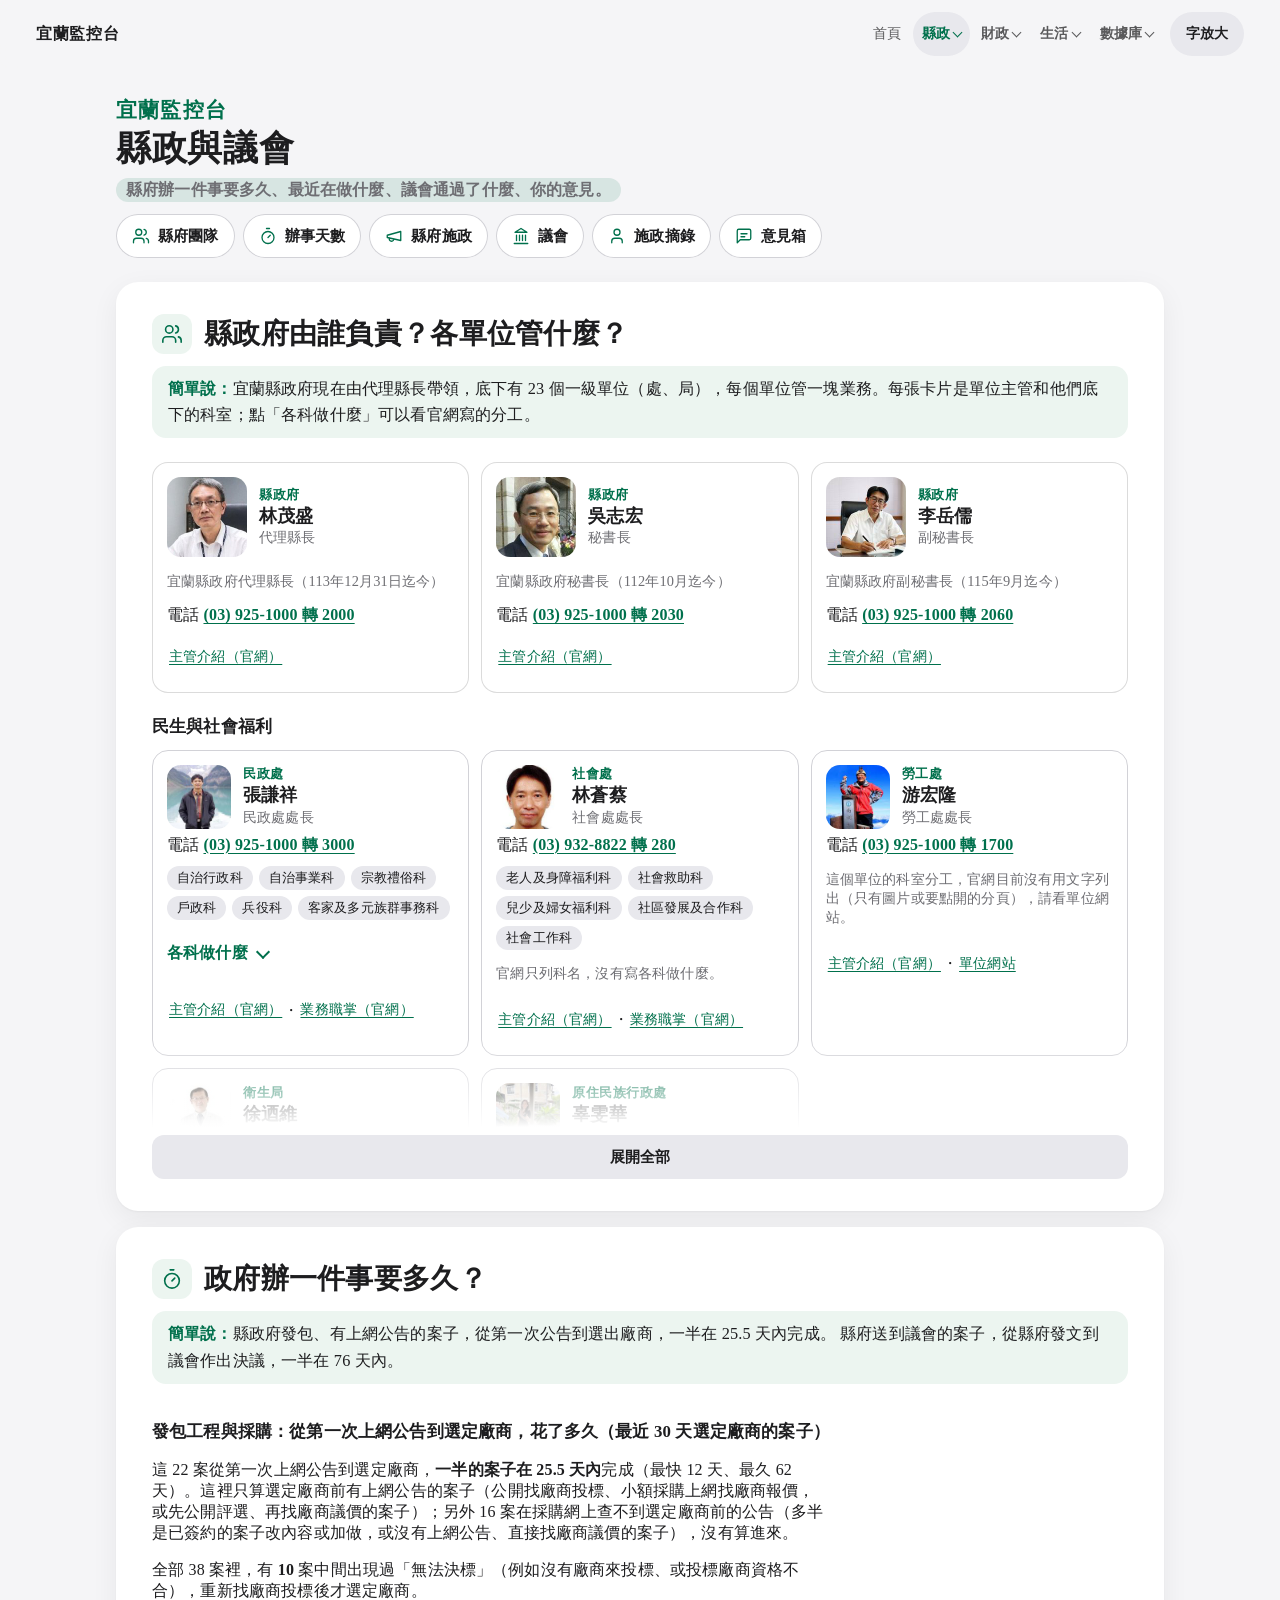
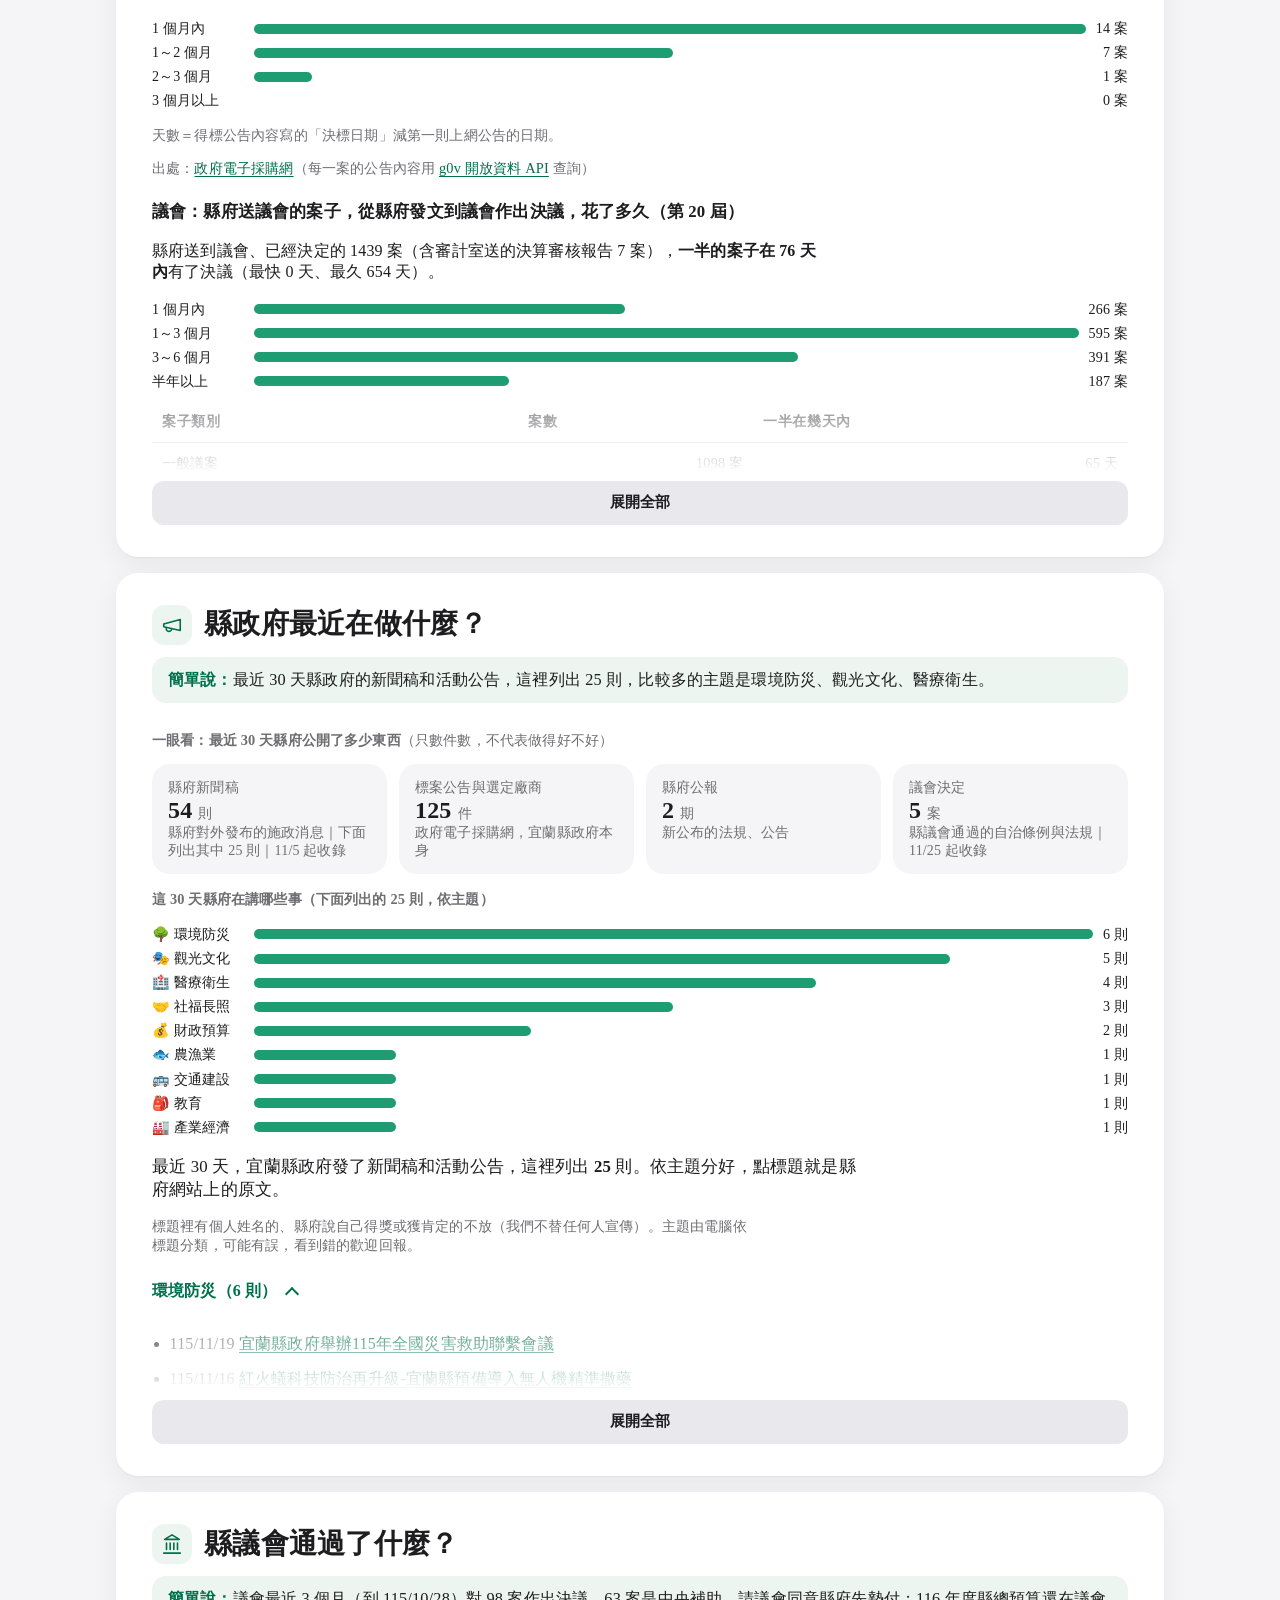
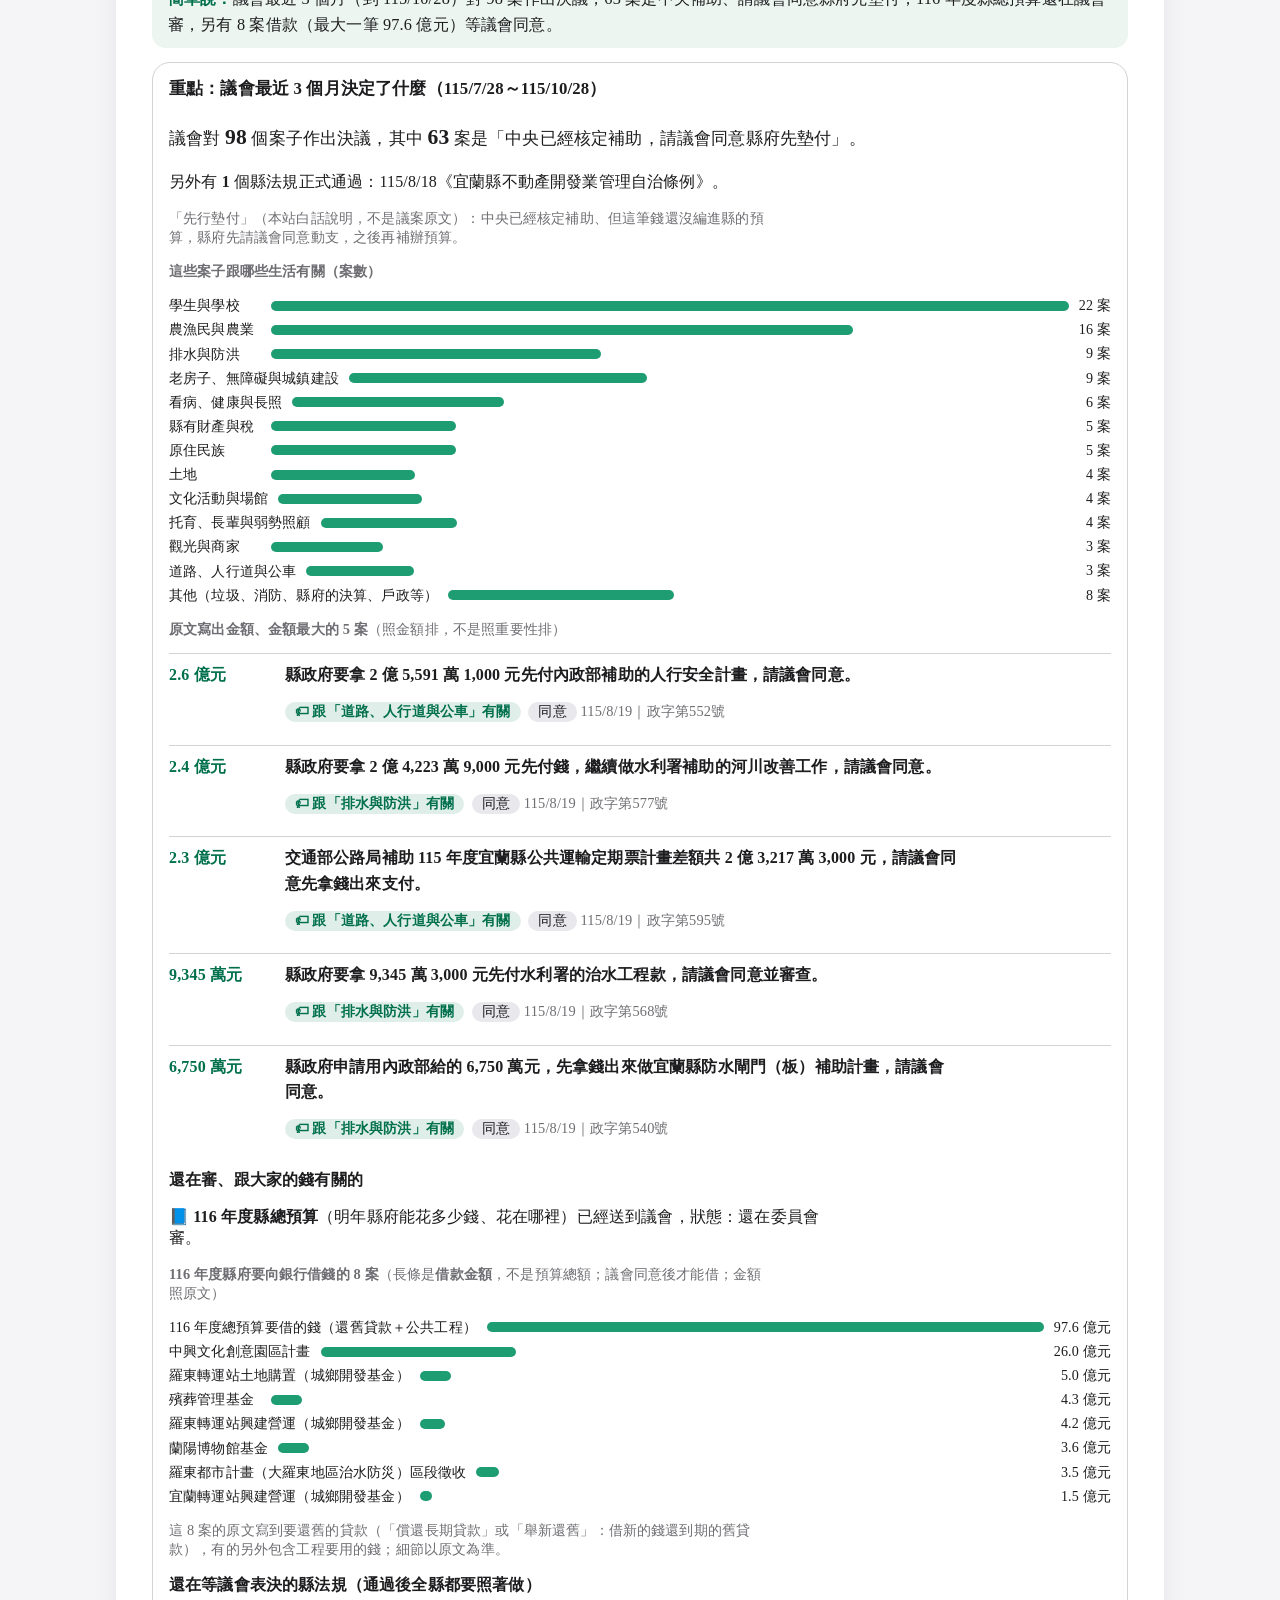
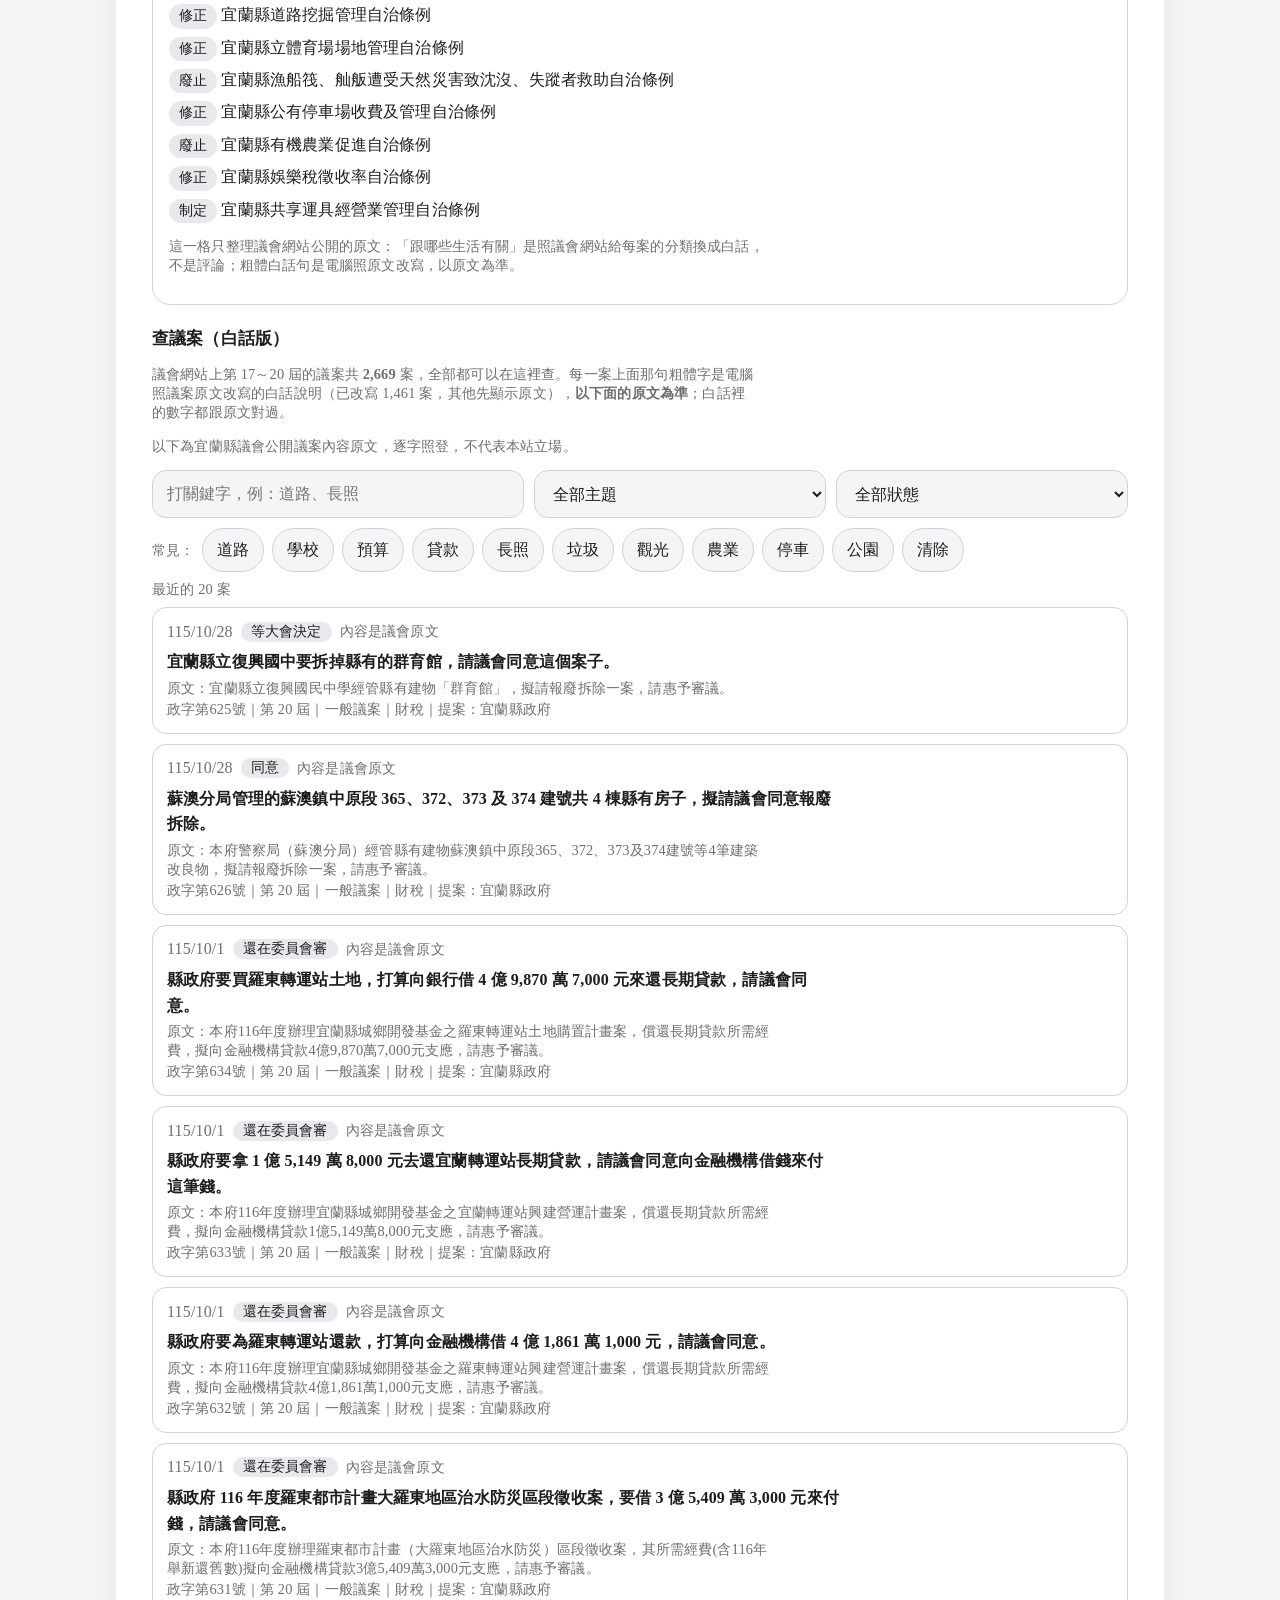
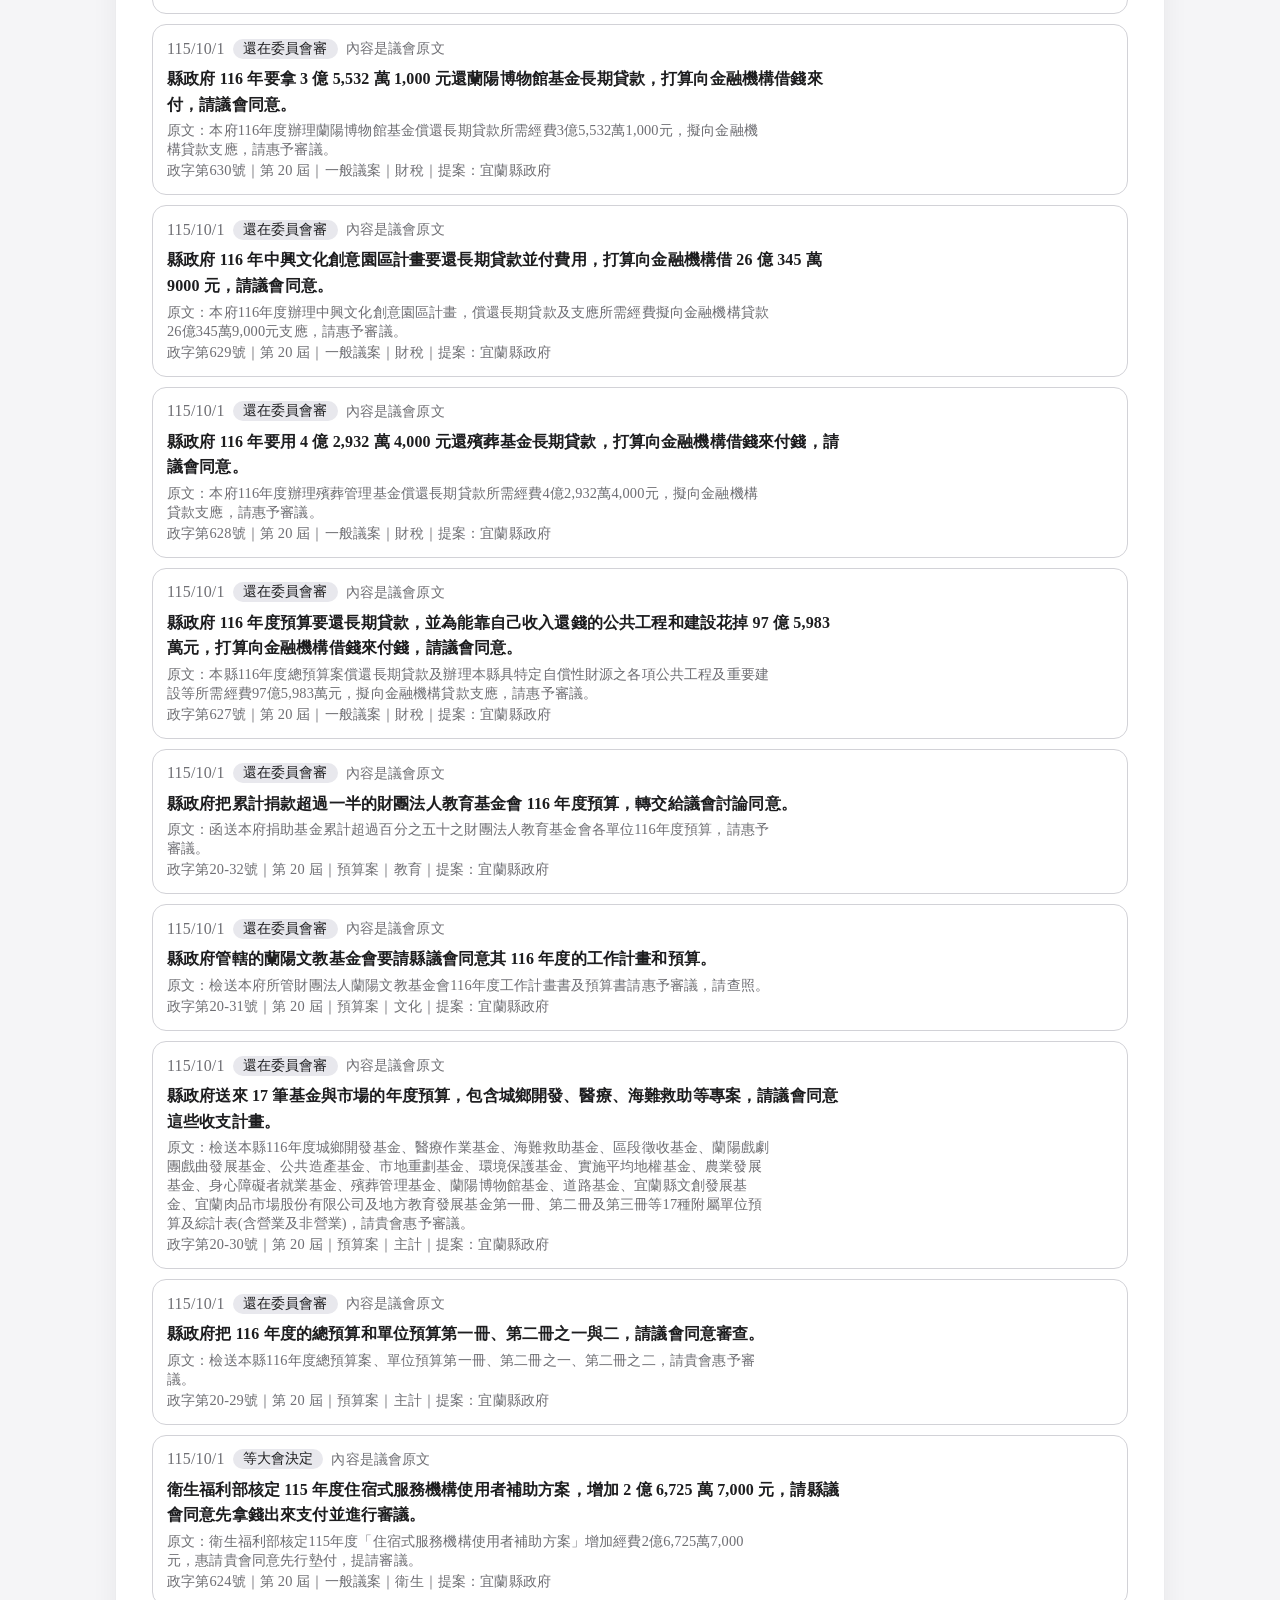
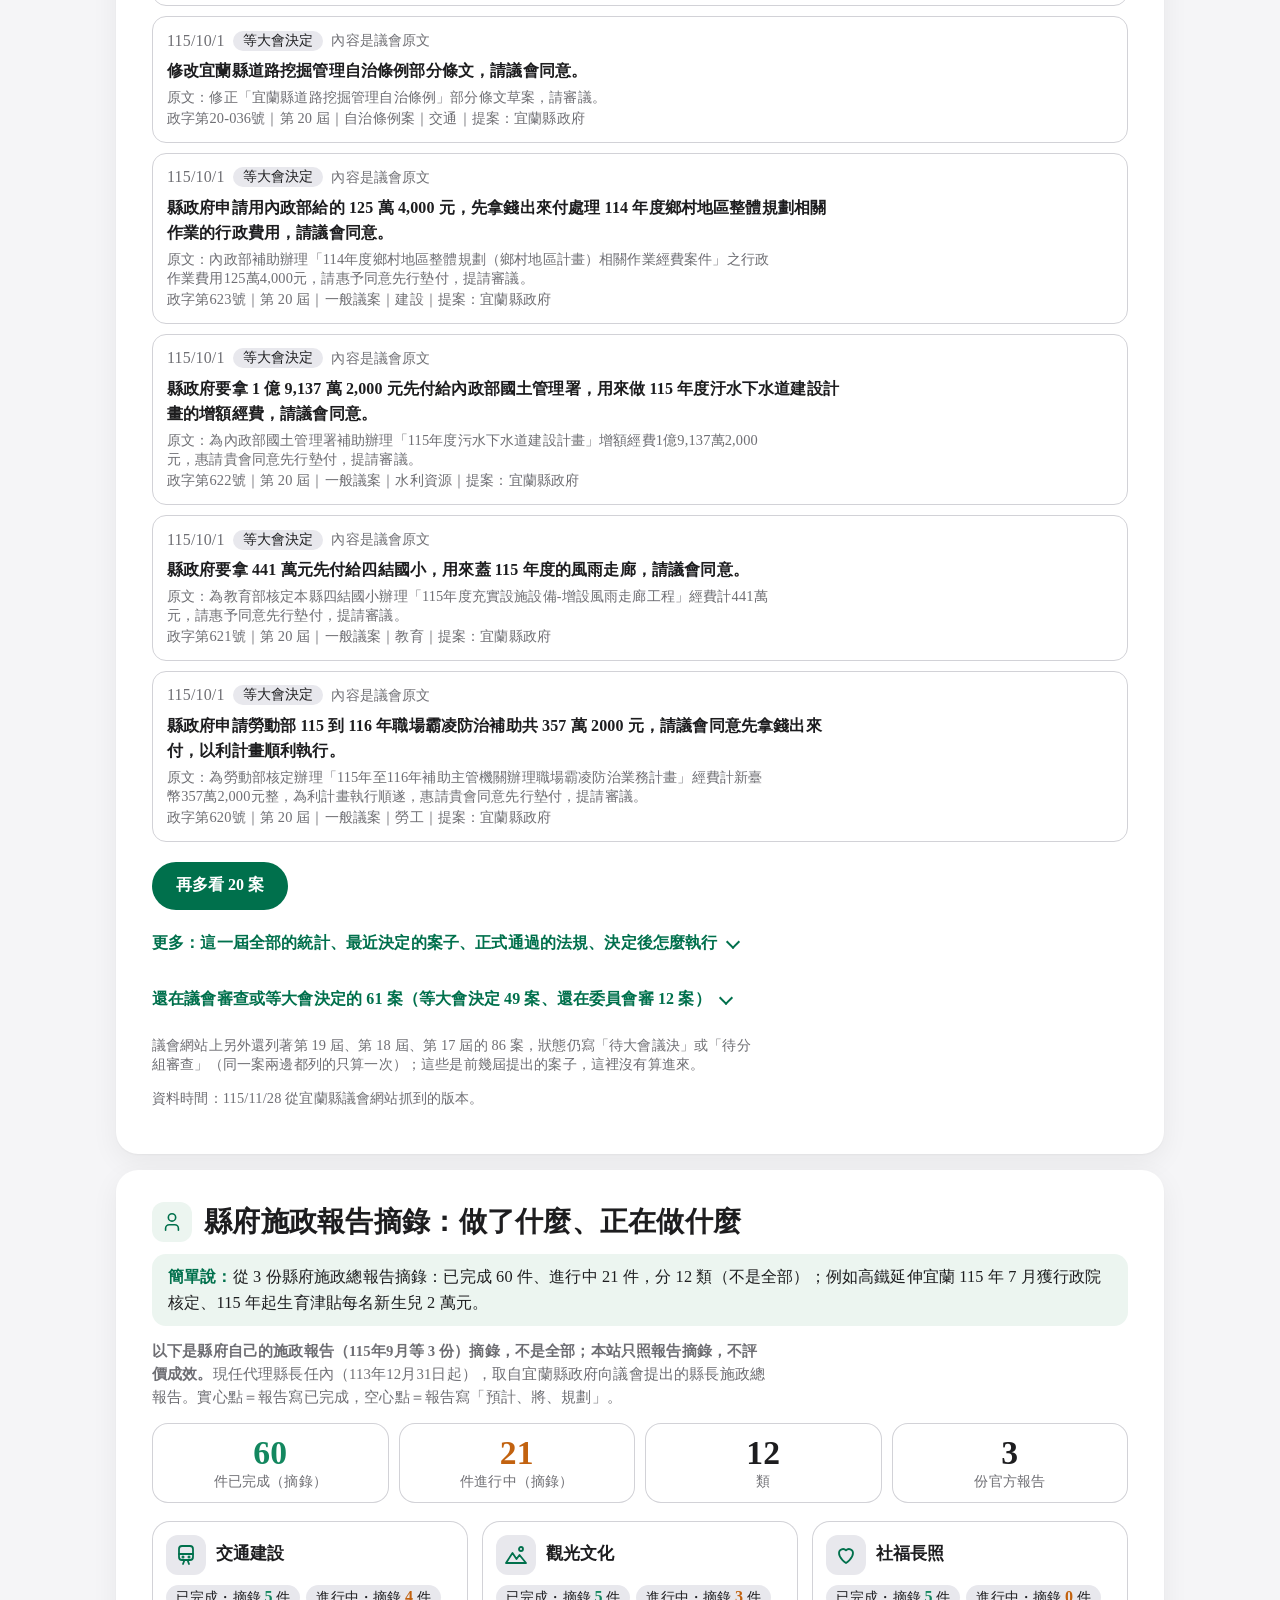
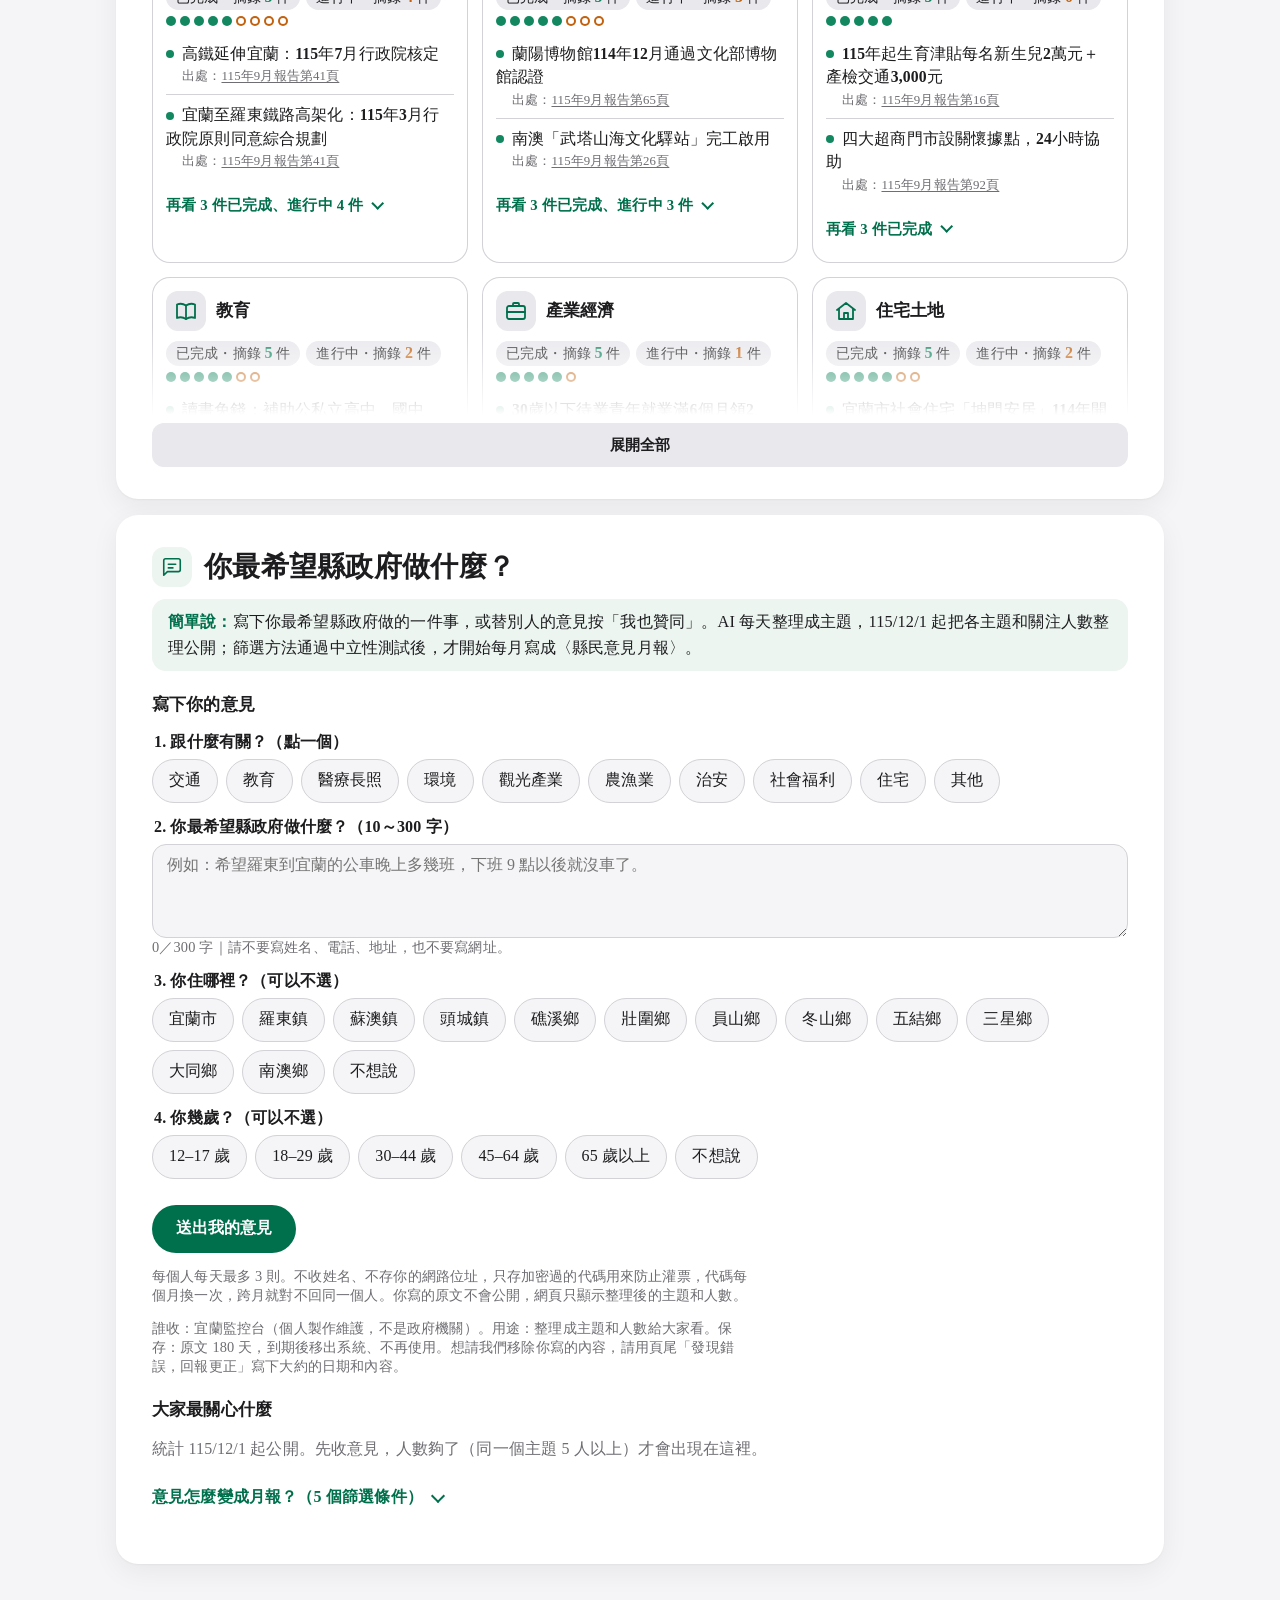
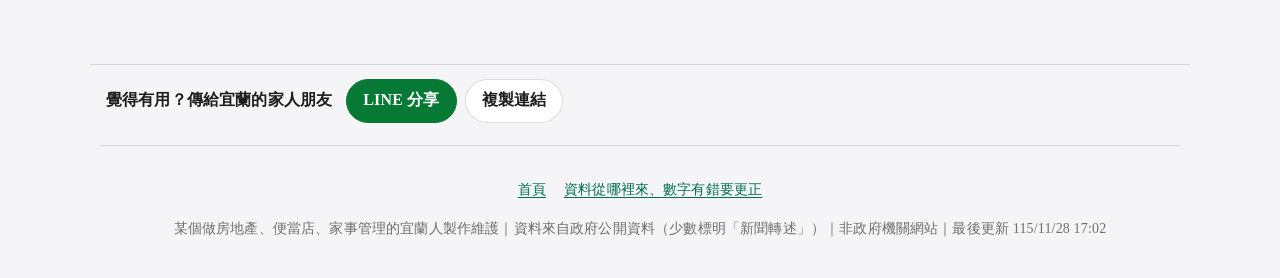
<file: gov/index.html>
<!doctype html>
<html lang="zh-Hant-TW" data-page="gov"><head><meta charset="utf-8">
<meta name="viewport" content="width=device-width,initial-scale=1,viewport-fit=cover">
<title>縣政與議會｜宜蘭監控台</title>
<meta name="description" content="縣府辦一件事要多久、最近在做什麼、議會通過了什麼、你的意見。每一個數字都附原始出處。非政府機關網站。">
<meta property="og:type" content="website"><meta property="og:title" content="縣政與議會｜宜蘭監控台"><meta property="og:description" content="縣府辦一件事要多久、最近在做什麼、議會通過了什麼、你的意見。每一個數字都附原始出處。非政府機關網站。"><meta property="og:url" content="https://yilan.zengzhisui.com/gov/">
<meta name="theme-color" media="(prefers-color-scheme: light)" content="#f5f5f7"><meta name="theme-color" media="(prefers-color-scheme: dark)" content="#000000">
<link rel="stylesheet" href="../assets/board.css?v=28659e9974"></head><body>
<a class="skip" href="#main">跳到主要內容</a>
<div class="gnav"><div class="gin"><a class="brand" href="../">宜蘭監控台</a><nav id="nav" aria-label="分類"><a href="../">首頁</a><details class="dd on"><summary>縣政</summary><div class=ddp><a class=dda href="../gov/">整頁：縣政與議會 ›</a><a href="#team">縣府團隊</a><a href="#speed">辦事天數</a><a href="#policy">縣府施政</a><a href="#council">議會</a><a href="#leader">施政摘錄</a><a href="#voice">意見箱</a></div></details><details class="dd"><summary>財政</summary><div class=ddp><a class=dda href="../money/">整頁：縣政府的錢 ›</a><a href="../money/#finance">欠多少錢</a><a href="../money/#impact">預算分類</a><a href="../money/#tender">錢花在哪</a></div></details><details class="dd"><summary>生活</summary><div class=ddp><p class=ddg>買房</p><a class=dda href="../house/">整頁：買房 ›</a><a href="../house/#house">房價</a><a href="../house/#buy">買房試算</a><a href="../house/#howbuy">買房步驟</a><p class=ddg>升學</p><a class=dda href="../school/">整頁：升學 ›</a></div></details><details class="dd"><summary>數據庫</summary><div class=ddp><a class=dda href="../data/">整頁：宜蘭數據庫 ›</a><a href="../data/#trends">趨勢</a><a href="../data/#pop-change">出生死亡</a><a href="../data/#numbers">基本數字</a><a href="../data/#fun">神奇數據</a><a href="../data/#radar">找資料</a><a href="../data/#about">資料從哪裡來</a><p class=ddg>宜蘭數字大全</p><a href="../data/numbers/#c-people">人口與家庭</a><a href="../data/numbers/#c-school">學生與學校</a><a href="../data/numbers/#c-shops">店家與行業</a><a href="../data/numbers/#c-travel">觀光與住宿</a><a href="../data/numbers/#c-train">火車站進出</a><a href="../data/numbers/#c-life">吃飯與生活習慣</a></div></details></nav><details class="toc" id="toc"><summary>目錄</summary><nav class="tocp" aria-label="全部分類和區塊"><ul><li class=tg>首頁</li><li><a href="../"><span class=ti><svg viewBox="0 0 24 24" fill="none" stroke="currentColor" stroke-width="1.75" stroke-linecap="round" stroke-linejoin="round" aria-hidden="true" focusable="false"><path d="M22 7l-8.5 8.5-5-5L2 17"/><path d="M16 7h6v6"/></svg></span><span class=tt><b>首頁</b><small>一眼看懂、所有分類</small></span></a></li><li class=tg>縣政</li><li><a href="#team"><span class=ti><svg viewBox="0 0 24 24" fill="none" stroke="currentColor" stroke-width="1.75" stroke-linecap="round" stroke-linejoin="round" aria-hidden="true" focusable="false"><path d="M16 21v-2a4 4 0 0 0-4-4H6a4 4 0 0 0-4 4v2"/><circle cx="9" cy="7" r="4"/><path d="M22 21v-2a4 4 0 0 0-3-3.87M16 3.13a4 4 0 0 1 0 7.75"/></svg></span><span class=tt><b>縣府團隊</b><small>縣政府由誰負責？各單位管什麼？</small></span></a></li><li><a href="#speed"><span class=ti><svg viewBox="0 0 24 24" fill="none" stroke="currentColor" stroke-width="1.75" stroke-linecap="round" stroke-linejoin="round" aria-hidden="true" focusable="false"><path d="M10 2h4M12 14l3-3"/><circle cx="12" cy="14" r="8"/></svg></span><span class=tt><b>辦事天數</b><small>政府辦一件事要多久？</small></span></a></li><li><a href="#policy"><span class=ti><svg viewBox="0 0 24 24" fill="none" stroke="currentColor" stroke-width="1.75" stroke-linecap="round" stroke-linejoin="round" aria-hidden="true" focusable="false"><path d="m3 11 18-5v12L3 14v-3z"/><path d="M11.6 16.8a3 3 0 1 1-5.8-1.6"/></svg></span><span class=tt><b>縣府施政</b><small>縣政府最近在做什麼？</small></span></a></li><li><a href="#council"><span class=ti><svg viewBox="0 0 24 24" fill="none" stroke="currentColor" stroke-width="1.75" stroke-linecap="round" stroke-linejoin="round" aria-hidden="true" focusable="false"><path d="M3 22h18M6 18v-7M10 18v-7M14 18v-7M18 18v-7"/><path d="M12 2 20 7H4z"/></svg></span><span class=tt><b>議會</b><small>縣議會通過了什麼？</small></span></a></li><li><a href="#leader"><span class=ti><svg viewBox="0 0 24 24" fill="none" stroke="currentColor" stroke-width="1.75" stroke-linecap="round" stroke-linejoin="round" aria-hidden="true" focusable="false"><path d="M19 21v-2a4 4 0 0 0-4-4H9a4 4 0 0 0-4 4v2"/><circle cx="12" cy="7" r="4"/></svg></span><span class=tt><b>施政摘錄</b><small>縣府施政報告摘錄：做了什麼、正在做什麼</small></span></a></li><li><a href="#voice"><span class=ti><svg viewBox="0 0 24 24" fill="none" stroke="currentColor" stroke-width="1.75" stroke-linecap="round" stroke-linejoin="round" aria-hidden="true" focusable="false"><path d="M21 15a2 2 0 0 1-2 2H7l-4 4V5a2 2 0 0 1 2-2h14a2 2 0 0 1 2 2z"/><path d="M8 9h8M8 13h5"/></svg></span><span class=tt><b>意見箱</b><small>你最希望縣政府做什麼？</small></span></a></li><li class=tg>財政</li><li><a href="../money/#finance"><span class=ti><svg viewBox="0 0 24 24" fill="none" stroke="currentColor" stroke-width="1.75" stroke-linecap="round" stroke-linejoin="round" aria-hidden="true" focusable="false"><path d="M19 7V4a1 1 0 0 0-1-1H5a2 2 0 0 0 0 4h15a1 1 0 0 1 1 1v4h-3a2 2 0 0 0 0 4h3a1 1 0 0 0 1-1v-2a1 1 0 0 0-1-1"/><path d="M3 5v14a2 2 0 0 0 2 2h15a1 1 0 0 0 1-1v-4"/></svg></span><span class=tt><b>欠多少錢</b><small>縣政府欠了多少錢？</small></span></a></li><li><a href="../money/#impact"><span class=ti><svg viewBox="0 0 24 24" fill="none" stroke="currentColor" stroke-width="1.75" stroke-linecap="round" stroke-linejoin="round" aria-hidden="true" focusable="false"><path d="M3 3v18h18"/><path d="M18 17V9M13 17V5M8 17v-3"/></svg></span><span class=tt><b>預算分類</b><small>縣政府一年的錢，花在哪幾類？</small></span></a></li><li><a href="../money/#tender"><span class=ti><svg viewBox="0 0 24 24" fill="none" stroke="currentColor" stroke-width="1.75" stroke-linecap="round" stroke-linejoin="round" aria-hidden="true" focusable="false"><path d="M6 22V4a2 2 0 0 1 2-2h8a2 2 0 0 1 2 2v18Z"/><path d="M6 12H4a2 2 0 0 0-2 2v6a2 2 0 0 0 2 2h2"/><path d="M18 9h2a2 2 0 0 1 2 2v9a2 2 0 0 1-2 2h-2"/><path d="M10 6h4M10 10h4M10 14h4M10 18h4"/></svg></span><span class=tt><b>錢花在哪</b><small>縣政府的錢花在哪？</small></span></a></li><li class=tg>生活｜買房</li><li><a href="../house/#house"><span class=ti><svg viewBox="0 0 24 24" fill="none" stroke="currentColor" stroke-width="1.75" stroke-linecap="round" stroke-linejoin="round" aria-hidden="true" focusable="false"><path d="M15 21v-8a1 1 0 0 0-1-1h-4a1 1 0 0 0-1 1v8"/><path d="M3 10a2 2 0 0 1 .709-1.528l7-5.999a2 2 0 0 1 2.582 0l7 5.999A2 2 0 0 1 21 10v9a2 2 0 0 1-2 2H5a2 2 0 0 1-2-2z"/></svg></span><span class=tt><b>房價</b><small>宜蘭的房子多少錢？</small></span></a></li><li><a href="../house/#buy"><span class=ti><svg viewBox="0 0 24 24" fill="none" stroke="currentColor" stroke-width="1.75" stroke-linecap="round" stroke-linejoin="round" aria-hidden="true" focusable="false"><rect width="16" height="20" x="4" y="2" rx="2"/><line x1="8" x2="16" y1="6" y2="6"/><line x1="16" x2="16" y1="14" y2="18"/><path d="M16 10h.01"/><path d="M12 10h.01"/><path d="M8 10h.01"/><path d="M12 14h.01"/><path d="M8 14h.01"/><path d="M12 18h.01"/><path d="M8 18h.01"/></svg></span><span class=tt><b>買房試算</b><small>買房試算：各鄉鎮大概要多少錢？</small></span></a></li><li><a href="../house/#howbuy"><span class=ti><svg viewBox="0 0 24 24" fill="none" stroke="currentColor" stroke-width="1.75" stroke-linecap="round" stroke-linejoin="round" aria-hidden="true" focusable="false"><path d="M22 7l-8.5 8.5-5-5L2 17"/><path d="M16 7h6v6"/></svg></span><span class=tt><b>買房步驟</b><small>在宜蘭買房要怎麼做？</small></span></a></li><li class=tg>生活｜升學</li><li><a href="../school/#school"><span class=ti><svg viewBox="0 0 24 24" fill="none" stroke="currentColor" stroke-width="1.75" stroke-linecap="round" stroke-linejoin="round" aria-hidden="true" focusable="false"><path d="M21.42 10.922a1 1 0 0 0-.019-1.838L12.83 5.18a2 2 0 0 0-1.66 0L2.6 9.08a1 1 0 0 0 0 1.832l8.57 3.908a2 2 0 0 0 1.66 0z"/><path d="M22 10v6"/><path d="M6 12.5V16a6 3 0 0 0 12 0v-3.5"/></svg></span><span class=tt><b>升學</b><small>國中升高中職，要幾分才進得去？</small></span></a></li><li class=tg>數據庫</li><li><a href="../data/#trends"><span class=ti><svg viewBox="0 0 24 24" fill="none" stroke="currentColor" stroke-width="1.75" stroke-linecap="round" stroke-linejoin="round" aria-hidden="true" focusable="false"><path d="M22 7l-8.5 8.5-5-5L2 17"/><path d="M16 7h6v6"/></svg></span><span class=tt><b>趨勢</b><small>宜蘭這幾年怎麼變？</small></span></a></li><li><a href="../data/#pop-change"><span class=ti><svg viewBox="0 0 24 24" fill="none" stroke="currentColor" stroke-width="1.75" stroke-linecap="round" stroke-linejoin="round" aria-hidden="true" focusable="false"><path d="M22 12h-4l-3 9L9 3l-3 9H2"/></svg></span><span class=tt><b>出生死亡</b><small>宜蘭每個月生多少寶寶、走了多少人、多少人搬來搬走？</small></span></a></li><li><a href="../data/#numbers"><span class=ti><svg viewBox="0 0 24 24" fill="none" stroke="currentColor" stroke-width="1.75" stroke-linecap="round" stroke-linejoin="round" aria-hidden="true" focusable="false"><path d="M3 3v18h18"/><path d="M18 17V9M13 17V5M8 17v-3"/></svg></span><span class=tt><b>基本數字</b><small>宜蘭的基本數字</small></span></a></li><li><a href="../data/#fun"><span class=ti><svg viewBox="0 0 24 24" fill="none" stroke="currentColor" stroke-width="1.75" stroke-linecap="round" stroke-linejoin="round" aria-hidden="true" focusable="false"><path d="M9.94 14.06 4 20M12 3l1.9 5.1L19 10l-5.1 1.9L12 17l-1.9-5.1L5 10l5.1-1.9z"/><path d="M19 3v4M17 5h4"/></svg></span><span class=tt><b>神奇數據</b><small>神奇的宜蘭數據</small></span></a></li><li><a href="../data/#radar"><span class=ti><svg viewBox="0 0 24 24" fill="none" stroke="currentColor" stroke-width="1.75" stroke-linecap="round" stroke-linejoin="round" aria-hidden="true" focusable="false"><circle cx="11" cy="11" r="8"/><path d="m21 21-4.3-4.3"/></svg></span><span class=tt><b>找資料</b><small>還有哪些政府資料可以查？</small></span></a></li><li><a href="../data/#about"><span class=ti><svg viewBox="0 0 24 24" fill="none" stroke="currentColor" stroke-width="1.75" stroke-linecap="round" stroke-linejoin="round" aria-hidden="true" focusable="false"><path d="M15 2H6a2 2 0 0 0-2 2v16a2 2 0 0 0 2 2h12a2 2 0 0 0 2-2V7Z"/><path d="M14 2v4a2 2 0 0 0 2 2h4"/><path d="m9 15 2 2 4-4"/></svg></span><span class=tt><b>資料從哪裡來</b><small>資料從哪裡來？有錯怎麼辦？</small></span></a></li><li><a href="../data/numbers/#c-people"><span class=ti><svg viewBox="0 0 24 24" fill="none" stroke="currentColor" stroke-width="1.75" stroke-linecap="round" stroke-linejoin="round" aria-hidden="true" focusable="false"><path d="M3 3v18h18"/><path d="M18 17V9M13 17V5M8 17v-3"/></svg></span><span class=tt><b>人口與家庭</b><small>宜蘭數字大全裡的這一類</small></span></a></li><li><a href="../data/numbers/#c-school"><span class=ti><svg viewBox="0 0 24 24" fill="none" stroke="currentColor" stroke-width="1.75" stroke-linecap="round" stroke-linejoin="round" aria-hidden="true" focusable="false"><path d="M3 3v18h18"/><path d="M18 17V9M13 17V5M8 17v-3"/></svg></span><span class=tt><b>學生與學校</b><small>宜蘭數字大全裡的這一類</small></span></a></li><li><a href="../data/numbers/#c-shops"><span class=ti><svg viewBox="0 0 24 24" fill="none" stroke="currentColor" stroke-width="1.75" stroke-linecap="round" stroke-linejoin="round" aria-hidden="true" focusable="false"><path d="M3 3v18h18"/><path d="M18 17V9M13 17V5M8 17v-3"/></svg></span><span class=tt><b>店家與行業</b><small>宜蘭數字大全裡的這一類</small></span></a></li><li><a href="../data/numbers/#c-travel"><span class=ti><svg viewBox="0 0 24 24" fill="none" stroke="currentColor" stroke-width="1.75" stroke-linecap="round" stroke-linejoin="round" aria-hidden="true" focusable="false"><path d="M3 3v18h18"/><path d="M18 17V9M13 17V5M8 17v-3"/></svg></span><span class=tt><b>觀光與住宿</b><small>宜蘭數字大全裡的這一類</small></span></a></li><li><a href="../data/numbers/#c-train"><span class=ti><svg viewBox="0 0 24 24" fill="none" stroke="currentColor" stroke-width="1.75" stroke-linecap="round" stroke-linejoin="round" aria-hidden="true" focusable="false"><path d="M3 3v18h18"/><path d="M18 17V9M13 17V5M8 17v-3"/></svg></span><span class=tt><b>火車站進出</b><small>宜蘭數字大全裡的這一類</small></span></a></li><li><a href="../data/numbers/#c-life"><span class=ti><svg viewBox="0 0 24 24" fill="none" stroke="currentColor" stroke-width="1.75" stroke-linecap="round" stroke-linejoin="round" aria-hidden="true" focusable="false"><path d="M3 3v18h18"/><path d="M18 17V9M13 17V5M8 17v-3"/></svg></span><span class=tt><b>吃飯與生活習慣</b><small>宜蘭數字大全裡的這一類</small></span></a></li></ul></nav></details><span class="btap"><button type="button" id="bigbtn" aria-pressed="false">字放大</button></span></div></div>
<div class="wrap">
<header class="phero"><p class="eyebrow">宜蘭監控台</p><h1>縣政與議會</h1><p class="tag">縣府辦一件事要多久、最近在做什麼、議會通過了什麼、你的意見。</p><nav aria-label="這一頁有"><div class="pchips"><a href="#team"><svg viewBox="0 0 24 24" fill="none" stroke="currentColor" stroke-width="1.75" stroke-linecap="round" stroke-linejoin="round" aria-hidden="true" focusable="false"><path d="M16 21v-2a4 4 0 0 0-4-4H6a4 4 0 0 0-4 4v2"/><circle cx="9" cy="7" r="4"/><path d="M22 21v-2a4 4 0 0 0-3-3.87M16 3.13a4 4 0 0 1 0 7.75"/></svg>縣府團隊</a><a href="#speed"><svg viewBox="0 0 24 24" fill="none" stroke="currentColor" stroke-width="1.75" stroke-linecap="round" stroke-linejoin="round" aria-hidden="true" focusable="false"><path d="M10 2h4M12 14l3-3"/><circle cx="12" cy="14" r="8"/></svg>辦事天數</a><a href="#policy"><svg viewBox="0 0 24 24" fill="none" stroke="currentColor" stroke-width="1.75" stroke-linecap="round" stroke-linejoin="round" aria-hidden="true" focusable="false"><path d="m3 11 18-5v12L3 14v-3z"/><path d="M11.6 16.8a3 3 0 1 1-5.8-1.6"/></svg>縣府施政</a><a href="#council"><svg viewBox="0 0 24 24" fill="none" stroke="currentColor" stroke-width="1.75" stroke-linecap="round" stroke-linejoin="round" aria-hidden="true" focusable="false"><path d="M3 22h18M6 18v-7M10 18v-7M14 18v-7M18 18v-7"/><path d="M12 2 20 7H4z"/></svg>議會</a><a href="#leader"><svg viewBox="0 0 24 24" fill="none" stroke="currentColor" stroke-width="1.75" stroke-linecap="round" stroke-linejoin="round" aria-hidden="true" focusable="false"><path d="M19 21v-2a4 4 0 0 0-4-4H9a4 4 0 0 0-4 4v2"/><circle cx="12" cy="7" r="4"/></svg>施政摘錄</a><a href="#voice"><svg viewBox="0 0 24 24" fill="none" stroke="currentColor" stroke-width="1.75" stroke-linecap="round" stroke-linejoin="round" aria-hidden="true" focusable="false"><path d="M21 15a2 2 0 0 1-2 2H7l-4 4V5a2 2 0 0 1 2-2h14a2 2 0 0 1 2 2z"/><path d="M8 9h8M8 13h5"/></svg>意見箱</a></div></nav></header><main id="main"><section id="team"><h2><span class=ic><svg viewBox="0 0 24 24" fill="none" stroke="currentColor" stroke-width="1.75" stroke-linecap="round" stroke-linejoin="round" aria-hidden="true" focusable="false"><path d="M16 21v-2a4 4 0 0 0-4-4H6a4 4 0 0 0-4 4v2"/><circle cx="9" cy="7" r="4"/><path d="M22 21v-2a4 4 0 0 0-3-3.87M16 3.13a4 4 0 0 1 0 7.75"/></svg></span>縣政府由誰負責？各單位管什麼？</h2><p class=simple><b>簡單說：</b>宜蘭縣政府現在由代理縣長帶領，底下有 23 個一級單位（處、局），每個單位管一塊業務。每張卡片是單位主管和他們底下的科室；點「各科做什麼」可以看官網寫的分工。</p><div class=sb><style>.tgr{list-style:none;padding:0;margin:10px 0 18px;display:grid;gap:12px;grid-template-columns:repeat(auto-fill,minmax(min(100%,290px),1fr))}
.tcd{border:1px solid var(--line);border-radius:16px;padding:14px;background:var(--card);min-width:0}.tcd.big{border-color:var(--edge)}
.thd{display:flex;gap:12px;align-items:center}.ttel{margin:6px 0 0}.ttel a{font-weight:600}
.tmp{width:64px;height:64px;border-radius:14px;object-fit:cover;flex:0 0 64px;background:var(--chip)}
.tcd.big .tmp{width:80px;height:80px;flex-basis:80px}.tmb{display:inline-flex;align-items:center;justify-content:center;color:var(--muted,#888)}.tmb svg{width:60%;height:60%}
.tnm{display:flex;flex-direction:column;min-width:0;line-height:1.35}.tnm b{font-size:1.12rem}.tun{font-size:.8rem;letter-spacing:.04em;color:var(--accent);font-weight:600}
.tchs{display:flex;flex-wrap:wrap;gap:6px;margin:10px 0 4px}.tch{font-size:.82rem;padding:3px 10px;border-radius:999px;background:var(--chip)}
.tdt summary{cursor:pointer;min-height:44px;display:flex;align-items:center;color:var(--accent);font-weight:600}.tdt ul{margin:0 0 6px;padding-left:1.1em}.tdt li{margin:4px 0;line-height:1.55}
.tln{margin:8px 0 0;font-size:.9rem}.tnote a{display:inline-flex;align-items:center;min-height:44px}.tln a{display:inline-flex;align-items:center;min-height:44px;padding:0 2px}</style><ul class="tgr tg3"><li class="tcd big"><div class=thd><img class=tmp src="../assets/team/1.jpg" alt="首長室代理縣長 林茂盛 的照片（取自官網）" width=80 height=80 loading=lazy decoding=async><div class=tnm><span class=tun>縣政府</span><b>林茂盛</b><span class=sub>代理縣長</span></div></div><p class=sub>宜蘭縣政府代理縣長（113年12月31日迄今）</p><p class=ttel>電話 <a href="tel:+88639251000,2000">(03) 925-1000 轉 2000</a></p><p class=tln><a href="https://www.e-land.gov.tw/cp.aspx?n=2700" target="_blank" rel="noopener">主管介紹（官網）<span class=vh>（另開新視窗）</span></a></p></li><li class="tcd big"><div class=thd><img class=tmp src="../assets/team/2.jpg" alt="首長室秘書長 吳志宏 的照片（取自官網）" width=80 height=80 loading=lazy decoding=async><div class=tnm><span class=tun>縣政府</span><b>吳志宏</b><span class=sub>秘書長</span></div></div><p class=sub>宜蘭縣政府秘書長（112年10月迄今）</p><p class=ttel>電話 <a href="tel:+88639251000,2030">(03) 925-1000 轉 2030</a></p><p class=tln><a href="https://www.e-land.gov.tw/cp.aspx?n=2701" target="_blank" rel="noopener">主管介紹（官網）<span class=vh>（另開新視窗）</span></a></p></li><li class="tcd big"><div class=thd><img class=tmp src="../assets/team/3.jpg" alt="首長室副秘書長 李岳儒 的照片（取自官網）" width=80 height=80 loading=lazy decoding=async><div class=tnm><span class=tun>縣政府</span><b>李岳儒</b><span class=sub>副秘書長</span></div></div><p class=sub>宜蘭縣政府副秘書長（115年9月迄今）</p><p class=ttel>電話 <a href="tel:+88639251000,2060">(03) 925-1000 轉 2060</a></p><p class=tln><a href="https://www.e-land.gov.tw/cp.aspx?n=19694" target="_blank" rel="noopener">主管介紹（官網）<span class=vh>（另開新視窗）</span></a></p></li></ul><h3>民生與社會福利</h3><ul class=tgr><li class="tcd"><div class=thd><img class=tmp src="../assets/team/4.jpg" alt="民政處處長 張謙祥 的照片（取自官網）" width=80 height=80 loading=lazy decoding=async><div class=tnm><span class=tun>民政處</span><b>張謙祥</b><span class=sub>民政處處長</span></div></div><p class=ttel>電話 <a href="tel:+88639251000,3000">(03) 925-1000 轉 3000</a></p><div class=tchs aria-label="底下的科室"><span class=tch>自治行政科</span><span class=tch>自治事業科</span><span class=tch>宗教禮俗科</span><span class=tch>戶政科</span><span class=tch>兵役科</span><span class=tch>客家及多元族群事務科</span></div><details class=tdt><summary>各科做什麼</summary><ul><li><b>自治行政科</b>：村里長業務、鄉鎮市長聯繫會報業務。</li><li><b>自治事業科</b>：辦理輔導、考核鄉鎮市公所公共造產業務，河川疏濬作業。</li><li><b>宗教禮俗科</b>：辦理寺廟、祭祀公業、神明會業務。</li><li><b>戶政科</b>：辦理各項戶籍行政業務</li><li><b>兵役科</b>：役男兵籍調查。</li><li><b>客家及多元族群事務科</b>：訂定和推動客家業務之計畫與執行。</li></ul></details><p class=tln><a href="https://civil.e-land.gov.tw/cp.aspx?n=2543" target="_blank" rel="noopener">主管介紹（官網）<span class=vh>（另開新視窗）</span></a>・<a href="https://civil.e-land.gov.tw/cp.aspx?n=2545" target="_blank" rel="noopener">業務職掌（官網）<span class=vh>（另開新視窗）</span></a></p></li><li class="tcd"><div class=thd><img class=tmp src="../assets/team/11.jpg" alt="社會處處長 林蒼蔡 的照片（取自官網）" width=80 height=80 loading=lazy decoding=async><div class=tnm><span class=tun>社會處</span><b>林蒼蔡</b><span class=sub>社會處處長</span></div></div><p class=ttel>電話 <a href="tel:+88639328822,280">(03) 932-8822 轉 280</a></p><div class=tchs aria-label="底下的科室"><span class=tch>老人及身障福利科</span><span class=tch>社會救助科</span><span class=tch>兒少及婦女福利科</span><span class=tch>社區發展及合作科</span><span class=tch>社會工作科</span></div><p class=sub>官網只列科名，沒有寫各科做什麼。</p><p class=tln><a href="https://sntroot.e-land.gov.tw/cp.aspx?n=10491" target="_blank" rel="noopener">主管介紹（官網）<span class=vh>（另開新視窗）</span></a>・<a href="https://sntroot.e-land.gov.tw/cp.aspx?n=10108" target="_blank" rel="noopener">業務職掌（官網）<span class=vh>（另開新視窗）</span></a></p></li><li class="tcd"><div class=thd><img class=tmp src="../assets/team/12.jpg" alt="勞工處處長 游宏隆 的照片（取自官網）" width=80 height=80 loading=lazy decoding=async><div class=tnm><span class=tun>勞工處</span><b>游宏隆</b><span class=sub>勞工處處長</span></div></div><p class=ttel>電話 <a href="tel:+88639251000,1700">(03) 925-1000 轉 1700</a></p><p class=sub>這個單位的科室分工，官網目前沒有用文字列出（只有圖片或要點開的分頁），請看單位網站。</p><p class=tln><a href="https://labor.e-land.gov.tw/cp.aspx?n=3104" target="_blank" rel="noopener">主管介紹（官網）<span class=vh>（另開新視窗）</span></a>・<a href="https://labor.e-land.gov.tw" target="_blank" rel="noopener">單位網站<span class=vh>（另開新視窗）</span></a></p></li><li class="tcd"><div class=thd><img class=tmp src="../assets/team/22.jpg" alt="衛生局局長 徐迺維 的照片（取自官網）" width=80 height=80 loading=lazy decoding=async><div class=tnm><span class=tun>衛生局</span><b>徐迺維</b><span class=sub>衛生局局長</span></div></div><p class=ttel>電話 <a href="tel:+88639322634,1301">(03) 932-2634 轉 1301</a></p><p class=sub>這個單位的科室分工，官網目前沒有用文字列出（只有圖片或要點開的分頁），請看單位網站。</p><p class=tln><a href="https://www.ilshb.gov.tw/cp.aspx?n=15695" target="_blank" rel="noopener">主管介紹（官網）<span class=vh>（另開新視窗）</span></a>・<a href="https://www.ilshb.gov.tw/" target="_blank" rel="noopener">單位網站<span class=vh>（另開新視窗）</span></a></p></li><li class="tcd"><div class=thd><img class=tmp src="../assets/team/25.jpg" alt="原住民族行政處處長 辜雯華 的照片（取自官網）" width=80 height=80 loading=lazy decoding=async><div class=tnm><span class=tun>原住民族行政處</span><b>辜雯華</b><span class=sub>原住民族行政處處長</span></div></div><p class=ttel>電話 <a href="tel:+88639253995,5001">(03) 925-3995 轉 5001</a></p><div class=tchs aria-label="底下的科室"><span class=tch>土地管理科</span><span class=tch>文教社福科</span><span class=tch>經濟建設科</span></div><details class=tdt><summary>各科做什麼</summary><ul><li><b>土地管理科</b>：推動都市原住民族基本權利及自治事務、總務、公文管理</li><li><b>文教社福科</b>：原住民族地區社會福利、語言歌謠保存與傳承、教育文化</li><li><b>經濟建設科</b>：原住民族地區經濟產業發展、農業發展輔導及行銷推廣</li></ul></details><p class=tln><a href="https://aborigines.e-land.gov.tw/cp.aspx?n=5950" target="_blank" rel="noopener">主管介紹（官網）<span class=vh>（另開新視窗）</span></a>・<a href="https://aborigines.e-land.gov.tw/cp.aspx?n=5952" target="_blank" rel="noopener">業務職掌（官網）<span class=vh>（另開新視窗）</span></a></p></li></ul><h3>建設、交通與環境</h3><ul class=tgr><li class="tcd"><div class=thd><img class=tmp src="../assets/team/6.jpg" alt="建設處處長 邱程瑋 的照片（取自官網）" width=80 height=80 loading=lazy decoding=async><div class=tnm><span class=tun>建設處</span><b>邱程瑋</b><span class=sub>建設處處長</span></div></div><p class=ttel>電話 <a href="tel:+88639251000,1300">(03) 925-1000 轉 1300</a></p><div class=tchs aria-label="底下的科室"><span class=tch>國土計畫科</span><span class=tch>都市計畫科</span><span class=tch>建築管理科</span><span class=tch>使用管理科</span><span class=tch>建築工程科</span></div><details class=tdt><summary>各科做什麼</summary><ul><li><b>國土計畫科</b></li><li><b>都市計畫科</b>：都市計畫通盤檢討、建築線</li><li><b>建築管理科</b>：建造執照（含變計、拆照、雜照）審查</li><li><b>使用管理科</b>：建築物公共安全申報、違章建築管理、公寓大廈管理</li><li><b>建築工程科</b>：宜蘭縣第二行政中心新建工程等公共建築工程</li></ul></details><p class=tln><a href="https://eadept.e-land.gov.tw/cp.aspx?n=2882" target="_blank" rel="noopener">主管介紹（官網）<span class=vh>（另開新視窗）</span></a>・<a href="https://eadept.e-land.gov.tw/cp.aspx?n=2880" target="_blank" rel="noopener">業務職掌（官網）<span class=vh>（另開新視窗）</span></a></p></li><li class="tcd"><div class=thd><img class=tmp src="../assets/team/7.jpg" alt="交通處處長 黃志良 的照片（取自官網）" width=80 height=80 loading=lazy decoding=async><div class=tnm><span class=tun>交通處</span><b>黃志良</b><span class=sub>交通處處長</span></div></div><p class=ttel>電話 <a href="tel:+88639251000,2200">(03) 925-1000 轉 2200</a></p><div class=tchs aria-label="底下的科室"><span class=tch>交通規劃科</span><span class=tch>土木科</span><span class=tch>號誌及停車管理科</span><span class=tch>公共運輸科</span></div><details class=tdt><summary>各科做什麼</summary><ul><li><b>交通規劃科</b>：交通政策規劃</li><li><b>土木科</b>：公路新建拓寬採購施工。</li><li><b>號誌及停車管理科</b>：停車政策的規劃</li><li><b>公共運輸科</b>：公共運輸相關業務</li></ul></details><p class=tln><a href="https://trp.e-land.gov.tw/cp.aspx?n=15453" target="_blank" rel="noopener">主管介紹（官網）<span class=vh>（另開新視窗）</span></a>・<a href="https://trp.e-land.gov.tw/cp.aspx?n=15455" target="_blank" rel="noopener">業務職掌（官網）<span class=vh>（另開新視窗）</span></a></p></li><li class="tcd"><div class=thd><img class=tmp src="../assets/team/8.jpg" alt="水利資源處處長 黃竣瑋 的照片（取自官網）" width=80 height=80 loading=lazy decoding=async><div class=tnm><span class=tun>水利資源處</span><b>黃竣瑋</b><span class=sub>水利資源處處長</span></div></div><p class=ttel>電話 <a href="tel:+88639251000,8000">(03) 925-1000 轉 8000</a></p><div class=tchs aria-label="底下的科室"><span class=tch>下水道科</span><span class=tch>水土保持科</span><span class=tch>水利工程科</span><span class=tch>水利行政科</span></div><details class=tdt><summary>各科做什麼</summary><ul><li><b>下水道科</b>：污水下水道系統工程興建、管理及維護</li><li><b>水土保持科</b>：山坡地水土保持違規使用之查報取締管理。</li><li><b>水利工程科</b>：縣管河川、區域排水治理規劃及工程</li><li><b>水利行政科</b>：溫泉資源管理</li></ul></details><p class=tln><a href="https://wres.e-land.gov.tw/cp.aspx?n=2412" target="_blank" rel="noopener">主管介紹（官網）<span class=vh>（另開新視窗）</span></a>・<a href="https://wres.e-land.gov.tw/cp.aspx?n=2413" target="_blank" rel="noopener">業務職掌（官網）<span class=vh>（另開新視窗）</span></a></p></li><li class="tcd"><div class=thd><img class=tmp src="../assets/team/13.jpg" alt="地政處處長 李先智 的照片（取自官網）" width=80 height=80 loading=lazy decoding=async><div class=tnm><span class=tun>地政處</span><b>李先智</b><span class=sub>地政處處長</span></div></div><p class=sub>到職日：112年1月30日</p><p class=ttel>電話 <a href="tel:+88639251000,1100">(03) 925-1000 轉 1100</a></p><div class=tchs aria-label="底下的科室"><span class=tch>地籍科</span><span class=tch>用地科</span><span class=tch>地權科</span><span class=tch>重劃科</span><span class=tch>土地開發科</span></div><details class=tdt><summary>各科做什麼</summary><ul><li><b>地籍科</b>：地籍清理業務</li><li><b>用地科</b>：土地徵收業務</li><li><b>地權科</b>：租金補貼與社會住宅</li><li><b>重劃科</b>：農地重劃</li><li><b>土地開發科</b>：區段徵收、市地重劃</li></ul></details><p class=tln><a href="https://land.e-land.gov.tw/cp.aspx?n=18384" target="_blank" rel="noopener">主管介紹（官網）<span class=vh>（另開新視窗）</span></a>・<a href="https://land.e-land.gov.tw/cl.aspx?n=18383" target="_blank" rel="noopener">業務職掌（官網）<span class=vh>（另開新視窗）</span></a></p></li><li class="tcd"><div class=thd><img class=tmp src="../assets/team/23.jpg" alt="環保局局長 許嘉琦 的照片（取自官網）" width=80 height=80 loading=lazy decoding=async><div class=tnm><span class=tun>環保局</span><b>許嘉琦</b><span class=sub>環保局局長</span></div></div><p class=ttel>電話 <a href="tel:+88639907755,100">(03) 990-7755 轉 100</a></p><p class=sub>這個單位的科室分工，官網目前沒有用文字列出（只有圖片或要點開的分頁），請看單位網站。</p><p class=tln><a href="https://www.ilepb.gov.tw/About/Director.aspx" target="_blank" rel="noopener">主管介紹（官網）<span class=vh>（另開新視窗）</span></a>・<a href="https://www.ilepb.gov.tw/About/Sections.aspx" target="_blank" rel="noopener">業務職掌（官網）<span class=vh>（另開新視窗）</span></a></p></li></ul><h3>產業與觀光</h3><ul class=tgr><li class="tcd"><div class=thd><img class=tmp src="../assets/team/5.jpg" alt="工商旅遊處處長 李東儒 的照片（取自官網）" width=80 height=80 loading=lazy decoding=async><div class=tnm><span class=tun>工商旅遊處</span><b>李東儒</b><span class=sub>工商旅遊處處長</span></div></div><p class=sub>工商旅遊處處長(108.07.15迄今)</p><p class=ttel>電話 <a href="tel:+88639251000,1800">(03) 925-1000 轉 1800</a></p><div class=tchs aria-label="底下的科室"><span class=tch>工商科</span><span class=tch>觀光行銷科</span><span class=tch>遊憩規劃科</span><span class=tch>遊憩管理科</span></div><details class=tdt><summary>各科做什麼</summary><ul><li><b>工商科</b>：辦理工廠、商業登記公示，礦業、零售市場、公用事業</li><li><b>觀光行銷科</b>：整合本縣所擁有豐富的觀光資源，提昇整體旅遊品質</li><li><b>遊憩規劃科</b>：辦理本縣各風景區公共設施規劃、建設及改善工程等工作。</li><li><b>遊憩管理科</b>：本府為建構優質休憩品質空間，營造良好的旅遊環境，於96年9月21日正式成立遊憩管</li></ul></details><p class=tln><a href="https://bt.e-land.gov.tw/cp.aspx?n=2789" target="_blank" rel="noopener">主管介紹（官網）<span class=vh>（另開新視窗）</span></a>・<a href="https://bt.e-land.gov.tw/cp.aspx?n=2794" target="_blank" rel="noopener">業務職掌（官網）<span class=vh>（另開新視窗）</span></a></p></li><li class="tcd"><div class=thd><img class=tmp src="../assets/team/10.jpg" alt="農業處處長 李新泰 的照片（取自官網）" width=80 height=80 loading=lazy decoding=async><div class=tnm><span class=tun>農業處</span><b>李新泰</b><span class=sub>農業處處長</span></div></div><p class=ttel>電話 <a href="tel:+88639251000,1500">(03) 925-1000 轉 1500</a></p><div class=tchs aria-label="底下的科室"><span class=tch>農業產銷科</span><span class=tch>農務科</span><span class=tch>畜產科</span><span class=tch>企劃輔導科</span><span class=tch>農村發展科</span><span class=tch>林務科</span></div><details class=tdt><summary>各科做什麼</summary><ul><li><b>農業產銷科</b>：糧食作物生產、推廣、補助。</li><li><b>農務科</b></li><li><b>畜產科</b></li><li><b>企劃輔導科</b></li><li><b>農村發展科</b></li><li><b>林務科</b></li></ul></details><p class=tln><a href="https://agri.e-land.gov.tw/cp.aspx?n=3037" target="_blank" rel="noopener">主管介紹（官網）<span class=vh>（另開新視窗）</span></a>・<a href="https://agri.e-land.gov.tw/cp.aspx?n=12133" target="_blank" rel="noopener">業務職掌（官網）<span class=vh>（另開新視窗）</span></a></p></li></ul><h3>教育、文化與運動</h3><ul class=tgr><li class="tcd"><div class=thd><span class="tmp tmb" role=img aria-label="教育處"><svg viewBox="0 0 24 24" fill="none" stroke="currentColor" stroke-width="1.5" aria-hidden="true"><circle cx="12" cy="9" r="3.6"/><path d="M5 20c1.2-3.6 3.9-5.4 7-5.4s5.8 1.8 7 5.4"/></svg></span><div class=tnm><span class=tun>教育處</span><b>林郁欣</b><span class=sub>教育處處長</span></div></div><p class=ttel>電話 <a href="tel:+88639251000,2600">(03) 925-1000 轉 2600</a></p><div class=tchs aria-label="底下的科室"><span class=tch>特幼科</span><span class=tch>學管科</span><span class=tch>教資科</span><span class=tch>多教科</span><span class=tch>課發科</span><span class=tch>體健科</span></div><p class=sub>官網只列科名，沒有寫各科做什麼。</p><p class=tln><a href="https://2blog.ilc.edu.tw/26060/2023/01/16/%e4%bb%a3%e7%90%86%e8%99%95%e9%95%b7%e7%b0%a1%e4%bb%8b/" target="_blank" rel="noopener">主管介紹（官網）<span class=vh>（另開新視窗）</span></a>・<a href="https://2blog.ilc.edu.tw/26060/2020/09/01/%e6%95%99%e8%82%b2%e8%99%95%e5%90%84%e5%96%ae%e4%bd%8d/" target="_blank" rel="noopener">業務職掌（官網）<span class=vh>（另開新視窗）</span></a></p></li><li class="tcd"><div class=thd><img class=tmp src="../assets/team/24.jpg" alt="文化局局長 黃伴書 的照片（取自官網）" width=80 height=80 loading=lazy decoding=async><div class=tnm><span class=tun>文化局</span><b>黃伴書</b><span class=sub>文化局局長</span></div></div><p class=sub>宜蘭縣政府文化局局長(112年1月30日- 迄今 )</p><p class=ttel>電話 <a href="tel:+88639322440,100">(03) 932-2440 轉 100</a></p><div class=tchs aria-label="底下的科室"><span class=tch>表演藝術科</span><span class=tch>文化資產科</span><span class=tch>行政科</span></div><details class=tdt><summary>各科做什麼</summary><ul><li><b>表演藝術科</b>：文化局於90年2月1日成立表演藝術科，掌理表演藝術、相關設施之調查研究、蒐藏紀錄</li><li><b>文化資產科</b>：本局文化資產科，掌理本縣各項文化資產指定、登錄作業，推動後續調查研究、管理維護與</li><li><b>行政科</b>：掌理文書、研考、庶務、出納、財產管理及其他不屬於各科等事項。</li></ul></details><p class=tln><a href="https://www.ilccb.gov.tw/cp.aspx?n=10207" target="_blank" rel="noopener">主管介紹（官網）<span class=vh>（另開新視窗）</span></a>・<a href="https://www.ilccb.gov.tw/cp.aspx?n=10211" target="_blank" rel="noopener">業務職掌（官網）<span class=vh>（另開新視窗）</span></a></p></li><li class="tcd"><div class=thd><img class=tmp src="../assets/team/26.jpg" alt="運動處處長 陳金奇 的照片（取自官網）" width=80 height=80 loading=lazy decoding=async><div class=tnm><span class=tun>運動處</span><b>陳金奇</b><span class=sub>運動處處長</span></div></div><p class=ttel>電話 <a href="tel:+88639254034,100">(03) 925-4034 轉 100</a></p><div class=tchs aria-label="底下的科室"><span class=tch>全民運動科</span><span class=tch>競技運動科</span><span class=tch>運動設施管理科</span></div><p class=sub>官網只列科名，沒有寫各科做什麼。</p><p class=tln><a href="https://gym.e-land.gov.tw/cp.aspx?n=6745" target="_blank" rel="noopener">主管介紹（官網）<span class=vh>（另開新視窗）</span></a>・<a href="https://gym.e-land.gov.tw/cp.aspx?n=9313" target="_blank" rel="noopener">業務職掌（官網）<span class=vh>（另開新視窗）</span></a></p></li></ul><h3>治安與防災</h3><ul class=tgr><li class="tcd"><div class=thd><img class=tmp src="../assets/team/19.jpg" alt="警察局局長 陳金城 的照片（取自官網）" width=80 height=80 loading=lazy decoding=async><div class=tnm><span class=tun>警察局</span><b>陳金城</b><span class=sub>警察局局長</span></div></div><p class=ttel>電話 <a href="tel:+88639325147,2012">(03) 932-5147 轉 2012</a></p><div class=tchs aria-label="底下的科室"><span class=tch>行政科</span><span class=tch>保安科</span><span class=tch>訓練科</span><span class=tch>外事科</span><span class=tch>後勤科</span><span class=tch>保防科</span><span class=tch>防治科</span><span class=tch>鑑識科</span><span class=tch>勤務指揮中心</span><span class=tch>督察科</span><span class=tch>…還有其他科，完整看官網</span></div><details class=tdt><summary>各科做什麼</summary><ul><li><b>行政科</b>：掌理勤務規劃、分駐（派出）所設置、警力配備、警察服</li><li><b>保安科</b>：掌理保安警備措施規劃與督導、選舉及慶典治安維護、集</li><li><b>訓練科</b>：掌理警察教育訓練進修、警察人員心理輔導及其他有關訓</li><li><b>外事科</b>：掌理外國人、大陸地區人民、港澳居民及臺灣地區無戶籍</li><li><b>後勤科</b>：掌理財產管理、廳舍營繕、通訊、警察裝備保養供應及其</li><li><b>保防科</b>：掌理所屬警察機關之機關保防、社會保防、偵防內亂外患</li><li><b>防治科</b>：掌理勤區查察、社區治安之規劃推行、失蹤人口查尋、民</li><li><b>鑑識科</b>：掌理刑案現場勘察、證物督導管控、證物檢驗、鑑定、現</li><li><b>勤務指揮中心</b>：掌理警察勤務之指揮、調度管制、協調聯繫與最新治安狀</li><li><b>督察科</b>：掌理勤務督導、考核、員警風紀維護、特種警衛及其他有</li></ul></details><p class=tln><a href="https://www.ilcpb.gov.tw/cp.aspx?n=16337" target="_blank" rel="noopener">主管介紹（官網）<span class=vh>（另開新視窗）</span></a>・<a href="https://www.ilcpb.gov.tw/cp.aspx?n=16338" target="_blank" rel="noopener">業務職掌（官網）<span class=vh>（另開新視窗）</span></a></p></li><li class="tcd"><div class=thd><img class=tmp src="../assets/team/20.jpg" alt="消防局局長 許振昌 的照片（取自官網）" width=80 height=80 loading=lazy decoding=async><div class=tnm><span class=tun>消防局</span><b>許振昌</b><span class=sub>消防局局長</span></div></div><p class=ttel>電話 <a href="tel:+88639365027,1000">(03) 936-5027 轉 1000</a></p><div class=tchs aria-label="底下的科室"><span class=tch>安全衛生科</span><span class=tch>災害搶救科</span><span class=tch>火災預防科</span><span class=tch>緊急救護科</span><span class=tch>整備應變科</span><span class=tch>減災規劃科</span><span class=tch>火災調查科</span><span class=tch>民力運用及訓練科</span><span class=tch>救災救護指揮中心</span></div><p class=sub>官網只列科名，沒有寫各科做什麼。</p><p class=tln><a href="https://fire.e-land.gov.tw/cp.aspx?n=5966" target="_blank" rel="noopener">主管介紹（官網）<span class=vh>（另開新視窗）</span></a>・<a href="https://fire.e-land.gov.tw/cp.aspx?n=10844" target="_blank" rel="noopener">業務職掌（官網）<span class=vh>（另開新視窗）</span></a></p></li></ul><h3>縣府內部管理（錢、人、計畫、行政）</h3><ul class=tgr><li class="tcd"><div class=thd><img class=tmp src="../assets/team/14.jpg" alt="秘書處處長 曾成陽 的照片（取自官網）" width=80 height=80 loading=lazy decoding=async><div class=tnm><span class=tun>秘書處</span><b>曾成陽</b><span class=sub>秘書處處長</span></div></div><p class=ttel>電話 <a href="tel:+88639251000,2500">(03) 925-1000 轉 2500</a></p><div class=tchs aria-label="底下的科室"><span class=tch>新聞科</span><span class=tch>…還有其他科，完整看官網</span></div><details class=tdt><summary>各科做什麼</summary><ul><li><b>新聞科</b>：協調各傳播媒體，採訪各項政令之宣導。</li></ul></details><p class=tln><a href="https://ms.e-land.gov.tw/cp.aspx?n=2331" target="_blank" rel="noopener">主管介紹（官網）<span class=vh>（另開新視窗）</span></a>・<a href="https://ms.e-land.gov.tw/cp.aspx?n=2341" target="_blank" rel="noopener">業務職掌（官網）<span class=vh>（另開新視窗）</span></a></p></li><li class="tcd"><div class=thd><img class=tmp src="../assets/team/15.jpg" alt="計畫處處長 王建源 的照片（取自官網）" width=80 height=80 loading=lazy decoding=async><div class=tnm><span class=tun>計畫處</span><b>王建源</b><span class=sub>計畫處處長</span></div></div><p class=ttel>電話 <a href="tel:+88639251000,3300">(03) 925-1000 轉 3300</a></p><div class=tchs aria-label="底下的科室"><span class=tch>為民服務科</span><span class=tch>管制考核科</span><span class=tch>綜合規劃科</span><span class=tch>資訊應用科</span><span class=tch>資訊管理科</span></div><details class=tdt><summary>各科做什麼</summary><ul><li><b>為民服務科</b>：主要業務除辦理人民陳情案件之列管、研究發展、民意調查、行政革新推動等業務外；同時</li><li><b>管制考核科</b>：主要業務有列管重要施政計畫與基本設施補助計畫、公文管制、專案計畫與特定案件列管。</li><li><b>綜合規劃科</b>：主要業務係以推動本縣綜合發展，完備縣政整體建設之規劃，審查重大建設規劃業務先期作</li><li><b>資訊應用科</b>：主要業務為資通安全管理、虛擬化伺服器平台管理、資訊共用機房維護管理、網路及防火牆</li><li><b>資訊管理科</b>：主要業務為管理本府網站、網頁和資料庫、電子郵件系統、垃圾郵件系統、簡訊發送系統、</li></ul></details><p class=tln><a href="https://planning.e-land.gov.tw/cp.aspx?n=3202" target="_blank" rel="noopener">主管介紹（官網）<span class=vh>（另開新視窗）</span></a>・<a href="https://planning.e-land.gov.tw/cp.aspx?n=3204" target="_blank" rel="noopener">業務職掌（官網）<span class=vh>（另開新視窗）</span></a></p></li><li class="tcd"><div class=thd><img class=tmp src="../assets/team/16.jpg" alt="主計處處長 吳淑歸 的照片（取自官網）" width=80 height=80 loading=lazy decoding=async><div class=tnm><span class=tun>主計處</span><b>吳淑歸</b><span class=sub>主計處處長</span></div></div><p class=ttel>電話 <a href="tel:+88639251000,2300">(03) 925-1000 轉 2300</a></p><div class=tchs aria-label="底下的科室"><span class=tch>處長室</span><span class=tch>預算科</span><span class=tch>會計科</span><span class=tch>決算科</span><span class=tch>統計科</span></div><details class=tdt><summary>各科做什麼</summary><ul><li><b>處長室</b>：綜理本縣主計業務。</li><li><b>預算科</b>：審編本縣總預算、附屬單位預算及綜計表。</li><li><b>會計科</b>：編製本府單位預算會計報告、半年報及決算書。</li><li><b>決算科</b>：本縣總決算、附屬單位決算、半年結算彙編。</li><li><b>統計科</b>：公務報表之管理。</li></ul></details><p class=tln><a href="https://bgacst.e-land.gov.tw/cp.aspx?n=2469" target="_blank" rel="noopener">主管介紹（官網）<span class=vh>（另開新視窗）</span></a>・<a href="https://bgacst.e-land.gov.tw/cp.aspx?n=2473" target="_blank" rel="noopener">業務職掌（官網）<span class=vh>（另開新視窗）</span></a></p></li><li class="tcd"><div class=thd><img class=tmp src="../assets/team/17.jpg" alt="人事處處長 温婉慧 的照片（取自官網）" width=80 height=80 loading=lazy decoding=async><div class=tnm><span class=tun>人事處</span><b>温婉慧</b><span class=sub>人事處處長</span></div></div><p class=ttel>電話 <a href="tel:+88639251000,2100">(03) 925-1000 轉 2100</a></p><div class=tchs aria-label="底下的科室"><span class=tch>組編科</span><span class=tch>…還有其他科，完整看官網</span></div><details class=tdt><summary>各科做什麼</summary><ul><li><b>組編科</b>：本府組編、本府及所屬機關預算員額</li></ul></details><p class=tln><a href="https://personnel.e-land.gov.tw/cp.aspx?n=2900" target="_blank" rel="noopener">主管介紹（官網）<span class=vh>（另開新視窗）</span></a>・<a href="https://personnel.e-land.gov.tw/cp.aspx?n=2903" target="_blank" rel="noopener">業務職掌（官網）<span class=vh>（另開新視窗）</span></a></p></li><li class="tcd"><div class=thd><img class=tmp src="../assets/team/18.jpg" alt="政風處處長 林六山 的照片（取自官網）" width=80 height=80 loading=lazy decoding=async><div class=tnm><span class=tun>政風處</span><b>林六山</b><span class=sub>政風處處長</span></div></div><p class=sub>宜蘭縣政府政風處處長(113年1月迄今)</p><p class=ttel>電話 <a href="tel:+88639251000,3200">(03) 925-1000 轉 3200</a></p><div class=tchs aria-label="底下的科室"><span class=tch>行政科</span><span class=tch>…還有其他科，完整看官網</span></div><details class=tdt><summary>各科做什麼</summary><ul><li><b>行政科</b>：綜理行政科業務。</li></ul></details><p class=tln><a href="https://ethics.e-land.gov.tw/cp.aspx?n=2988" target="_blank" rel="noopener">主管介紹（官網）<span class=vh>（另開新視窗）</span></a>・<a href="https://ethics.e-land.gov.tw/cp.aspx?n=2984" target="_blank" rel="noopener">業務職掌（官網）<span class=vh>（另開新視窗）</span></a></p></li><li class="tcd"><div class=thd><img class=tmp src="../assets/team/21.jpg" alt="財政稅務局局長 劉富美 的照片（取自官網）" width=80 height=80 loading=lazy decoding=async><div class=tnm><span class=tun>財政稅務局</span><b>劉富美</b><span class=sub>財政稅務局局長</span></div></div><p class=ttel>電話 <a href="tel:+88639325101,200">(03) 932-5101 轉 200</a></p><div class=tchs aria-label="底下的科室"><span class=tch>公有財產科</span><span class=tch>庫款支付科</span><span class=tch>金融菸酒科</span><span class=tch>財務管理科</span><span class=tch>財務規劃科</span></div><p class=sub>官網只列科名，沒有寫各科做什麼。</p><p class=tln><a href="https://www.iltb.gov.tw/cp.aspx?n=16810" target="_blank" rel="noopener">主管介紹（官網）<span class=vh>（另開新視窗）</span></a>・<a href="https://www.iltb.gov.tw/cl.aspx?n=17239" target="_blank" rel="noopener">業務職掌（官網）<span class=vh>（另開新視窗）</span></a></p></li></ul><p class="sub tnote">名單在 115 年 11 月 26 日從<a href="https://www.e-land.gov.tw/cp.aspx?n=2704" target="_blank" rel="noopener">縣政府一級主管總表<span class=vh>（另開新視窗）</span></a>和各單位官網整理，人事有異動以官網為準；分組是監控台為了方便找自己分的，不是縣府的正式分類。照片和電話也取自各單位官網。照片、電話、職稱與職掌文字依<a href="https://www.e-land.gov.tw/cp.aspx?n=4771" target="_blank" rel="noopener">宜蘭縣政府網站資料開放宣告<span class=vh>（另開新視窗）</span></a>使用（宣告寫明：無償、非專屬授權，使用時註明出處；機關標誌不在授權範圍，所以照片都裁掉了縣府標誌），著作權屬宜蘭縣政府。這裡只列官網寫的內容，不評價、不打分。</p></div></section><section id="speed"><h2><span class=ic><svg viewBox="0 0 24 24" fill="none" stroke="currentColor" stroke-width="1.75" stroke-linecap="round" stroke-linejoin="round" aria-hidden="true" focusable="false"><path d="M10 2h4M12 14l3-3"/><circle cx="12" cy="14" r="8"/></svg></span>政府辦一件事要多久？</h2><p class=simple><b>簡單說：</b>縣政府發包、有上網公告的案子，從第一次公告到選出廠商，一半在 25.5 天內完成。 縣府送到議會的案子，從縣府發文到議會作出決議，一半在 76 天內。</p><div class=sb><h3>發包工程與採購：從第一次上網公告到選定廠商，花了多久（最近 30 天選定廠商的案子）</h3><p>這 22 案從第一次上網公告到選定廠商，<b>一半的案子在 25.5 天內</b>完成（最快 12 天、最久 62 天）。這裡只算選定廠商前有上網公告的案子（公開找廠商投標、小額採購上網找廠商報價，或先公開評選、再找廠商議價的案子）；另外 16 案在採購網上查不到選定廠商前的公告（多半是已簽約的案子改內容或加做，或沒有上網公告、直接找廠商議價的案子），沒有算進來。</p><p>全部 38 案裡，有 <b>10</b> 案中間出現過「無法決標」（例如沒有廠商來投標、或投標廠商資格不合），重新找廠商投標後才選定廠商。</p><div class=hbars><div class=hb><span class=hl>1 個月內</span><span class=hbar style="width:100%"></span><span class=hv>14 案</span></div><div class=hb><span class=hl>1～2 個月</span><span class=hbar style="width:50%"></span><span class=hv>7 案</span></div><div class=hb><span class=hl>2～3 個月</span><span class=hbar style="width:7%"></span><span class=hv>1 案</span></div><div class=hb><span class=hl>3 個月以上</span><span class="hbar z" style="width:0%"></span><span class=hv>0 案</span></div></div><p class=sub>天數＝得標公告內容寫的「決標日期」減第一則上網公告的日期。</p><p class=sub>出處：<a href="https://web.pcc.gov.tw/" target="_blank" rel="noopener">政府電子採購網<span class=vh>（另開新視窗）</span></a>（每一案的公告內容用 <a href="https://pcc-api.openfun.app/" target="_blank" rel="noopener">g0v 開放資料 API<span class=vh>（另開新視窗）</span></a> 查詢）</p><h3>議會：縣府送議會的案子，從縣府發文到議會作出決議，花了多久（第 20 屆）</h3><p>縣府送到議會、已經決定的 1439 案（含審計室送的決算審核報告 7 案），<b>一半的案子在 76 天內</b>有了決議（最快 0 天、最久 654 天）。</p><div class=hbars><div class=hb><span class=hl>1 個月內</span><span class=hbar style="width:45%"></span><span class=hv>266 案</span></div><div class=hb><span class=hl>1～3 個月</span><span class=hbar style="width:100%"></span><span class=hv>595 案</span></div><div class=hb><span class=hl>3～6 個月</span><span class=hbar style="width:66%"></span><span class=hv>391 案</span></div><div class=hb><span class=hl>半年以上</span><span class=hbar style="width:31%"></span><span class=hv>187 案</span></div></div><div class=tw><table role=table><tr role=row><th role=columnheader>案子類別</th><th role=columnheader>案數</th><th role=columnheader>一半在幾天內</th></tr><tr role=row><td role=cell>一般議案</td><td role=cell class=n>1098 案</td><td role=cell class=n>65 天</td></tr><tr role=row><td role=cell>自治規則查照</td><td role=cell class=n>243 案</td><td role=cell class=n>203 天</td></tr><tr role=row><td role=cell>自治條例案</td><td role=cell class=n>57 案</td><td role=cell class=n>83 天</td></tr><tr role=row><td role=cell>預算案</td><td role=cell class=n>22 案</td><td role=cell class=n>70 天</td></tr><tr role=row><td role=cell>決算報告</td><td role=cell class=n>19 案</td><td role=cell class=n>57 天</td></tr></table></div><p class=sub>天數＝議會作出決議的日期減縣府發文的日期（議案上的來文字號日期；沒有就用議會收文建檔日）。依地方制度法，縣議會每六個月開一次定期會，其他時間有需要才開臨時會；案子要等開會才能審，所以天數包含等開會的時間。議員提案、開會時臨時提的建議（996 案）多半是開會時提出、會後才建檔，沒有可以算的「提案到決議」天數，所以沒算進來；另外 4 案議案上的日期前後對不起來（決議日比發文日早），也沒算進來；2 案議會網站沒有填決議日期，查不到，也沒算進來。</p><h3>法規：縣的自治條例，從提案到議會正式通過，花了多久</h3><p>第 20 屆正式通過的 32 個自治條例，<b>一半在 約 69 天內</b>正式通過（最快 14 天、最久 306 天）；另外 1 個議會自己內部的規定也正式通過，不是全縣要遵守的法規，沒有算進來。</p><p class=sub>這裡是從議會登記的「提案日」算到「三讀日」；上面表格裡的「自治條例案」是從縣府發文算到議會作出決議，起點和終點不同，所以天數不一樣。</p><p class=sub>正式通過之後到縣府公布施行花了多久：議會網站上的「法規發布日期」目前都沒有填，要對照縣府公報的公布日，還在收錄中。</p><p class=sub>出處：<a href="https://www.ilcc.gov.tw/Incfiles/PBrowse.aspx?Sys_id=PC_0604" target="_blank" rel="noopener">宜蘭縣議會｜議決案查詢<span class=vh>（另開新視窗）</span></a>、<a href="https://www.ilcc.gov.tw/Incfiles/PBrowse.aspx?Sys_id=PP_E0102" target="_blank" rel="noopener">宜蘭縣議會｜三讀法案查詢<span class=vh>（另開新視窗）</span></a>（115/11/28 抓取）</p><p class=sub>這一區只算「兩個日期都查得到」的案子：天數＝後一個官方日期減前一個官方日期。查不到日期的不估計；我們只列天數，不替政府打分數，也不跟其他縣市比（各縣市的作業方式不一樣，硬比會不公平）。</p></div></section><section id="policy"><h2><span class=ic><svg viewBox="0 0 24 24" fill="none" stroke="currentColor" stroke-width="1.75" stroke-linecap="round" stroke-linejoin="round" aria-hidden="true" focusable="false"><path d="m3 11 18-5v12L3 14v-3z"/><path d="M11.6 16.8a3 3 0 1 1-5.8-1.6"/></svg></span>縣政府最近在做什麼？</h2><p class=simple><b>簡單說：</b>最近 30 天縣政府的新聞稿和活動公告，這裡列出 25 則，比較多的主題是環境防災、觀光文化、醫療衛生。</p><div class=sb><p class=sub><b>一眼看：最近 30 天縣府公開了多少東西</b>（只數件數，不代表做得好不好）</p><div class=minis><div class=mini><div class=ml>縣府新聞稿</div><div class=mv>54 <small>則</small></div><div class=mn>縣府對外發布的施政消息｜下面列出其中 25 則｜11/5 起收錄</div></div><div class=mini><div class=ml>標案公告與選定廠商</div><div class=mv>125 <small>件</small></div><div class=mn>政府電子採購網，宜蘭縣政府本身</div></div><div class=mini><div class=ml>縣府公報</div><div class=mv>2 <small>期</small></div><div class=mn>新公布的法規、公告</div></div><div class=mini><div class=ml>議會決定</div><div class=mv>5 <small>案</small></div><div class=mn>縣議會通過的自治條例與法規｜11/25 起收錄</div></div></div><p class=sub><b>這 30 天縣府在講哪些事（下面列出的 25 則，依主題）</b></p><div class=hbars><div class=hb><span class=hl>🌳 環境防災</span><span class=hbar style="width:100%"></span><span class=hv>6 則</span></div><div class=hb><span class=hl>🎭 觀光文化</span><span class=hbar style="width:83%"></span><span class=hv>5 則</span></div><div class=hb><span class=hl>🏥 醫療衛生</span><span class=hbar style="width:67%"></span><span class=hv>4 則</span></div><div class=hb><span class=hl>🤝 社福長照</span><span class=hbar style="width:50%"></span><span class=hv>3 則</span></div><div class=hb><span class=hl>💰 財政預算</span><span class=hbar style="width:33%"></span><span class=hv>2 則</span></div><div class=hb><span class=hl>🐟 農漁業</span><span class=hbar style="width:17%"></span><span class=hv>1 則</span></div><div class=hb><span class=hl>🚌 交通建設</span><span class=hbar style="width:17%"></span><span class=hv>1 則</span></div><div class=hb><span class=hl>🎒 教育</span><span class=hbar style="width:17%"></span><span class=hv>1 則</span></div><div class=hb><span class=hl>🏭 產業經濟</span><span class=hbar style="width:17%"></span><span class=hv>1 則</span></div></div><p class=lead>最近 30 天，宜蘭縣政府發了新聞稿和活動公告，這裡列出 <b>25</b> 則。依主題分好，點標題就是縣府網站上的原文。</p><p class=sub>標題裡有個人姓名的、縣府說自己得獎或獲肯定的不放（我們不替任何人宣傳）。主題由電腦依標題分類，可能有誤，看到錯的歡迎回報。</p><details open><summary>環境防災（6 則）</summary><ul class=list><li><span class=d>115/11/19</span> <a href="https://www.e-land.gov.tw/News_Content.aspx?n=2720&amp;s=412888" target="_blank" rel="noopener">宜蘭縣政府舉辦115年全國災害救助聯繫會議<span class=vh>（另開新視窗）</span></a></li><li><span class=d>115/11/16</span> <a href="https://www.e-land.gov.tw/News_Content.aspx?n=2720&amp;s=412770" target="_blank" rel="noopener">紅火蟻科技防治再升級-宜蘭縣預備導入無人機精準撒藥<span class=vh>（另開新視窗）</span></a></li><li><span class=d>115/11/12</span> <a href="https://www.e-land.gov.tw/News_Content.aspx?n=2720&amp;s=412366" target="_blank" rel="noopener">剩食變黃金！蘭博惜食零廢棄行動教育展邀全民接力<span class=vh>（另開新視窗）</span></a></li><li><span class=d>115/11/11</span> <a href="https://www.e-land.gov.tw/News_Content.aspx?n=2720&amp;s=412088" target="_blank" rel="noopener">月眉排水移動式抽水機機房工程開工動土典禮<span class=vh>（另開新視窗）</span></a></li><li><span class=d>115/11/10</span> <a href="https://www.e-land.gov.tw/News_Content.aspx?n=2720&amp;s=411745" target="_blank" rel="noopener">宜蘭縣加嚴得子口溪氨氮管制 分階段改善水質守護河川環境<span class=vh>（另開新視窗）</span></a></li><li><span class=d>115/11/7</span> <a href="https://www.e-land.gov.tw/News_Content.aspx?n=2720&amp;s=412107" target="_blank" rel="noopener">宜蘭縣SPOGOMI撿垃圾運動友誼賽登場！運動結合環保 民眾攜手守護環境<span class=vh>（另開新視窗）</span></a></li></ul></details><details open><summary>觀光文化（5 則）</summary><ul class=list><li><span class=d>115/11/24</span> <a href="https://www.e-land.gov.tw/News_Content.aspx?n=2721&amp;s=413269" target="_blank" rel="noopener">2026宜蘭國際移民嘉年華-宜同築心家 綻放新力量<span class=vh>（另開新視窗）</span></a></li><li><span class=d>115/11/20</span> <a href="https://www.e-land.gov.tw/News_Content.aspx?n=2720&amp;s=412637" target="_blank" rel="noopener">2026冬戀蘭陽溫泉季 邀您走進蘭陽暖冬之旅<span class=vh>（另開新視窗）</span></a></li><li><span class=d>115/11/18</span> <a href="https://www.e-land.gov.tw/News_Content.aspx?n=2720&amp;s=412745" target="_blank" rel="noopener">「2026蘭陽媽祖文化節感恩會」活動<span class=vh>（另開新視窗）</span></a></li><li><span class=d>115/11/14</span> <a href="https://www.e-land.gov.tw/News_Content.aspx?n=2721&amp;s=412876" target="_blank" rel="noopener">從空間出發--文化空間開箱<span class=vh>（另開新視窗）</span></a></li><li><span class=d>115/11/6</span> <a href="https://www.e-land.gov.tw/News_Content.aspx?n=2720&amp;s=411792" target="_blank" rel="noopener">115年甲組成棒四強錦標賽盛大開幕  啦啦隊熱力開場點燃羅東夜空<span class=vh>（另開新視窗）</span></a></li></ul></details><details><summary>醫療衛生（4 則）</summary><ul class=list><li><span class=d>115/11/20</span> <a href="https://www.e-land.gov.tw/News_Content.aspx?n=2720&amp;s=413068" target="_blank" rel="noopener">獅愛無疆 愛滿城鄉 捐血公益園遊會暨癌症篩檢與疫苗接種活動22日登場<span class=vh>（另開新視窗）</span></a></li><li><span class=d>115/11/16</span> <a href="https://www.e-land.gov.tw/News_Content.aspx?n=2720&amp;s=412684" target="_blank" rel="noopener">宜蘭縣公費帶狀疱疹疫苗分齡擴大接種<span class=vh>（另開新視窗）</span></a></li><li><span class=d>115/11/16</span> <a href="https://www.e-land.gov.tw/News_Content.aspx?n=2720&amp;s=412773" target="_blank" rel="noopener">網傳羊肉爐業者疑似販賣不實羊肉一事  宜蘭縣政府衛生局加強查核轄內羊肉爐業者<span class=vh>（另開新視窗）</span></a></li><li><span class=d>115/11/13</span> <a href="https://www.e-land.gov.tw/News_Content.aspx?n=2720&amp;s=412621" target="_blank" rel="noopener">秋冬防疫不鬆懈！　把握疫苗接種機會　守護健康再賺健康幣<span class=vh>（另開新視窗）</span></a></li></ul></details><details><summary>社福長照（3 則）</summary><ul class=list><li><span class=d>115/11/27</span> <a href="https://www.e-land.gov.tw/News_Content.aspx?n=2720&amp;s=413324" target="_blank" rel="noopener">城市夥伴相挺失智友善「憶起來開唱」<span class=vh>（另開新視窗）</span></a></li><li><span class=d>115/11/24</span> <a href="https://www.e-land.gov.tw/News_Content.aspx?n=2720&amp;s=412973" target="_blank" rel="noopener">挺社區、顧長輩！宜蘭長青食堂加發一個月補助<span class=vh>（另開新視窗）</span></a></li><li><span class=d>115/11/21</span> <a href="https://www.e-land.gov.tw/News_Content.aspx?n=2720&amp;s=412924" target="_blank" rel="noopener">宜蘭縣社區心理衛生中心 《心宇宙漫遊:心新相印・幸福到家》4週年活動<span class=vh>（另開新視窗）</span></a></li></ul></details><details><summary>財政預算（2 則）</summary><ul class=list><li><span class=d>115/11/25</span> <a href="https://www.e-land.gov.tw/News_Content.aspx?n=2720&amp;s=413310" target="_blank" rel="noopener">提醒！115年地價稅要在115年11月30日前繳納哦！<span class=vh>（另開新視窗）</span></a></li><li><span class=d>115/11/12</span> <a href="https://www.e-land.gov.tw/News_Content.aspx?n=2720&amp;s=412492" target="_blank" rel="noopener">宜蘭財稅局對未如期分期繳納地方稅者，增訂補救機制!<span class=vh>（另開新視窗）</span></a></li></ul></details><details><summary>農漁業（1 則）</summary><ul class=list><li><span class=d>115/11/24</span> <a href="https://www.e-land.gov.tw/News_Content.aspx?n=2720&amp;s=413284" target="_blank" rel="noopener">​ 頭城鎮農會頭圍農驛園區動土　 ​ 攜手推動農業六級化　打造宜蘭溪北農創新據點<span class=vh>（另開新視窗）</span></a></li></ul></details><details><summary>交通建設（1 則）</summary><ul class=list><li><span class=d>115/11/23</span> <a href="https://www.e-land.gov.tw/News_Content.aspx?n=2720&amp;s=412990" target="_blank" rel="noopener">礁溪特色兒童遊戲場正式開工！ 打造新兒童遊戲空間<span class=vh>（另開新視窗）</span></a></li></ul></details><details><summary>教育（1 則）</summary><ul class=list><li><span class=d>115/11/23</span> <a href="https://www.e-land.gov.tw/News_Content.aspx?n=2720&amp;s=413102" target="_blank" rel="noopener">宜蘭縣116學年度國民小學一般智能資賦優異學生鑑定116年1月8日起至14日開放線上報名！<span class=vh>（另開新視窗）</span></a></li></ul></details><details><summary>產業經濟（1 則）</summary><ul class=list><li><span class=d>115/11/17</span> <a href="https://www.e-land.gov.tw/News_Content.aspx?n=2720&amp;s=412622" target="_blank" rel="noopener">宜蘭有機農業＋BMW蘭陽鎔德攜手永續共好活動記者會<span class=vh>（另開新視窗）</span></a></li></ul></details><details><summary>其他（1 則）</summary><ul class=list><li><span class=d>115/11/13</span> <a href="https://www.e-land.gov.tw/News_Content.aspx?n=2720&amp;s=412610" target="_blank" rel="noopener">反賄選作伙來！文化局政風室攜手崙埤文健站守護純淨選風<span class=vh>（另開新視窗）</span></a></li></ul></details><h3>施政報告（縣府定期向議會報告做了什麼）</h3><ul class=list><li><span class=d>115年9月</span> <a href="https://www-ws.e-land.gov.tw/001/Upload/435/relfile/12254/137/61beb93f-246d-4878-835c-3d1677d84a95.pdf" target="_blank" rel="noopener">第20屆第08次大會單位工作報告(115年9月)<span class=vh>（另開新視窗）</span></a><span class=tipw><span class=tipb tabindex=0 role=button aria-label="看白話重點">重點</span><span class=tipc role=tooltip><b>目錄裡的部分重點</b><ul><li>管理縣內殯葬服務業者，並維護孔廟與忠烈祠設施安全與歷史建築修繕。</li></ul><div class=tags><span class=tag>🏷 社福長照</span><span class=tag>🏷 農漁業</span><span class=tag>🏷 觀光文化</span></div><div class=tip-src>電腦只讀原文開頭幾頁（目錄）挑幾點，不是整份重點；沒有「重點」標籤的是讀不到文字或還沒整理，以原文為準</div></span></span></li><li><span class=d>115年9月</span> <a href="https://www-ws.e-land.gov.tw/001/Upload/435/relfile/12254/136/ff57aee4-aef5-4381-b984-3404481fff4a.pdf" target="_blank" rel="noopener">宜蘭縣議會第20屆第08次大會縣長施政總報告(115年9月)<span class=vh>（另開新視窗）</span></a><span class=tipw><span class=tipb tabindex=0 role=button aria-label="看白話重點">重點</span><span class=tipc role=tooltip><b>目錄裡的部分重點</b><ul><li>縣府推動高鐵延伸、鐵路高架等交通建設，串聯城鄉發展並提升交通便利性。</li><li>加強防洪治水與環境保育。</li></ul><div class=tags><span class=tag>🏷 交通</span><span class=tag>🏷 觀光文化</span><span class=tag>🏷 社福長照</span></div><div class=tip-src>電腦只讀原文開頭幾頁（目錄）挑幾點，不是整份重點；沒有「重點」標籤的是讀不到文字或還沒整理，以原文為準</div></span></span></li><li><span class=d>115年4月</span> <a href="https://www-ws.e-land.gov.tw/001/Upload/435/relfile/12254/137/9bc8ac01-c826-4c75-afc8-5568802e183f.pdf" target="_blank" rel="noopener">第20屆第07次大會單位工作報告(115年4月)<span class=vh>（另開新視窗）</span></a></li><li><span class=d>115年4月</span> <a href="https://www-ws.e-land.gov.tw/001/Upload/435/relfile/12254/136/777c43ee-43ec-4813-bbad-bdf9cc1af368.pdf" target="_blank" rel="noopener">宜蘭縣議會第20屆第07次大會縣長施政總報告(115年4月)<span class=vh>（另開新視窗）</span></a><span class=tipw><span class=tipb tabindex=0 role=button aria-label="看白話重點">重點</span><span class=tipc role=tooltip><b>目錄裡的部分重點</b><ul><li>報告涵蓋交通路網升級、觀光產業優化及特色農業發展等經濟建設成果。</li><li>說明全齡照顧體系，包含長照服務、婦幼關懷與教育創新等民生福祉措施。</li><li>介紹國土規劃永續、水域防洪優化及災防韌性強化等環境安全防護作為。</li></ul><div class=tags><span class=tag>🏷 交通</span><span class=tag>🏷 觀光文化</span><span class=tag>🏷 社福長照</span></div><div class=tip-src>電腦只讀原文開頭幾頁（目錄）挑幾點，不是整份重點；沒有「重點」標籤的是讀不到文字或還沒整理，以原文為準</div></span></span></li></ul><h3>縣府公報（新公布的規定都刊在這裡）</h3><ul class=list><li><span class=d>115/11/16</span> <a href="https://www.e-land.gov.tw/News_Content.aspx?n=7920&amp;s=412752" target="_blank" rel="noopener">宜蘭縣政府第437期公報<span class=vh>（另開新視窗）</span></a><span class=tipw><span class=tipb tabindex=0 role=button aria-label="看白話重點">重點</span><span class=tipc role=tooltip><b>目錄裡的部分重點</b><ul><li>中興文化創意園區場地使用期限與展延規定有所修正。</li><li>公告大羅東地區治水防災區段徵收案的公聽會會議紀錄。</li></ul><div class=tags><span class=tag>🏷 觀光文化</span><span class=tag>🏷 環境防災</span><span class=tag>🏷 醫療衛生</span></div><div class=tip-src>電腦只讀原文開頭幾頁（目錄）挑幾點，不是整份重點；沒有「重點」標籤的是讀不到文字或還沒整理，以原文為準</div></span></span></li><li><span class=d>115/11/2</span> <a href="https://www.e-land.gov.tw/News_Content.aspx?n=7920&amp;s=411671" target="_blank" rel="noopener">宜蘭縣政府第436期公報<span class=vh>（另開新視窗）</span></a><span class=tipw><span class=tipb tabindex=0 role=button aria-label="看白話重點">重點</span><span class=tipc role=tooltip><b>目錄裡的部分重點</b><ul><li>公布礦石開採特別稅自治條例，未來四年對開採礦石或裸露土地課徵特別稅。</li><li>調整養殖漁業生產區範圍及鰻寮設置區域。</li></ul><div class=tags><span class=tag>🏷 財政稅務</span><span class=tag>🏷 交通</span><span class=tag>🏷 農漁業</span></div><div class=tip-src>電腦只讀原文開頭幾頁（目錄）挑幾點，不是整份重點；沒有「重點」標籤的是讀不到文字或還沒整理，以原文為準</div></span></span></li><li><span class=d>115/10/15</span> <a href="https://www.e-land.gov.tw/News_Content.aspx?n=7920&amp;s=410823" target="_blank" rel="noopener">宜蘭縣政府第435期公報<span class=vh>（另開新視窗）</span></a><span class=tipw><span class=tipb tabindex=0 role=button aria-label="看白話重點">重點</span><span class=tipc role=tooltip><b>目錄裡的部分重點</b><ul><li>修正宜蘭縣政府編制表，調整各單位職稱與員額配置。</li><li>廢止山坡地開發利用繳交回饋金之乘積比率相關規定。</li><li>公告原有住宅改善無障礙設施申請補助計畫及廢止不動產經紀證。</li></ul><div class=tags><span class=tag>🏷 法規行政</span><span class=tag>🏷 農漁業</span><span class=tag>🏷 住宅土地</span></div><div class=tip-src>電腦只讀原文開頭幾頁（目錄）挑幾點，不是整份重點；沒有「重點」標籤的是讀不到文字或還沒整理，以原文為準</div></span></span></li><li><span class=d>115/9/30</span> <a href="https://www.e-land.gov.tw/News_Content.aspx?n=7920&amp;s=409830" target="_blank" rel="noopener">宜蘭縣政府第434期公報<span class=vh>（另開新視窗）</span></a><span class=tipw><span class=tipb tabindex=0 role=button aria-label="看白話重點">重點</span><span class=tipc role=tooltip><b>目錄裡的部分重點</b><ul><li>修正動植物防疫所人員編制，調整各職稱員額與官等職等規定。</li><li>訂定原住民族多功能會館場地使用收費辦法，明訂開放時間、費用及免收條件。</li><li>公告地價稅開徵有關事項，並預告納稅人申請分期繳納地方稅辦法修正草案。</li></ul><div class=tags><span class=tag>🏷 法規行政</span><span class=tag>🏷 原住民客家</span><span class=tag>🏷 財政稅務</span></div><div class=tip-src>電腦只讀原文開頭幾頁（目錄）挑幾點，不是整份重點；沒有「重點」標籤的是讀不到文字或還沒整理，以原文為準</div></span></span></li></ul></div></section><section id="council"><h2><span class=ic><svg viewBox="0 0 24 24" fill="none" stroke="currentColor" stroke-width="1.75" stroke-linecap="round" stroke-linejoin="round" aria-hidden="true" focusable="false"><path d="M3 22h18M6 18v-7M10 18v-7M14 18v-7M18 18v-7"/><path d="M12 2 20 7H4z"/></svg></span>縣議會通過了什麼？</h2><p class=simple><b>簡單說：</b>議會最近 3 個月（到 115/10/28）對 98 案作出決議，63 案是中央補助、請議會同意縣府先墊付；116 年度縣總預算還在議會審，另有 8 案借款（最大一筆 97.6 億元）等議會同意。</p><div class=sb><div class=khl><h3>重點：議會最近 3 個月決定了什麼（115/7/28～115/10/28）</h3><p class=kbig>議會對 <b>98</b> 個案子作出決議，其中 <b>63</b> 案是「中央已經核定補助，請議會同意縣府先墊付」。</p><p>另外有 <b>1</b> 個縣法規正式通過：115/8/18《宜蘭縣不動產開發業管理自治條例》。</p><p class=sub>「先行墊付」（本站白話說明，不是議案原文）：中央已經核定補助、但這筆錢還沒編進縣的預算，縣府先請議會同意動支，之後再補辦預算。</p><p class=sub><b>這些案子跟哪些生活有關（案數）</b></p><div class=hbars><div class=hb><span class=hl>學生與學校</span><span class=hbar style="width:100%"></span><span class=hv>22 案</span></div><div class=hb><span class=hl>農漁民與農業</span><span class=hbar style="width:73%"></span><span class=hv>16 案</span></div><div class=hb><span class=hl>排水與防洪</span><span class=hbar style="width:41%"></span><span class=hv>9 案</span></div><div class=hb><span class=hl>老房子、無障礙與城鎮建設</span><span class=hbar style="width:41%"></span><span class=hv>9 案</span></div><div class=hb><span class=hl>看病、健康與長照</span><span class=hbar style="width:27%"></span><span class=hv>6 案</span></div><div class=hb><span class=hl>縣有財產與稅</span><span class=hbar style="width:23%"></span><span class=hv>5 案</span></div><div class=hb><span class=hl>原住民族</span><span class=hbar style="width:23%"></span><span class=hv>5 案</span></div><div class=hb><span class=hl>土地</span><span class=hbar style="width:18%"></span><span class=hv>4 案</span></div><div class=hb><span class=hl>文化活動與場館</span><span class=hbar style="width:18%"></span><span class=hv>4 案</span></div><div class=hb><span class=hl>托育、長輩與弱勢照顧</span><span class=hbar style="width:18%"></span><span class=hv>4 案</span></div><div class=hb><span class=hl>觀光與商家</span><span class=hbar style="width:14%"></span><span class=hv>3 案</span></div><div class=hb><span class=hl>道路、人行道與公車</span><span class=hbar style="width:14%"></span><span class=hv>3 案</span></div><div class=hb><span class=hl>其他（垃圾、消防、縣府的決算、戶政等）</span><span class=hbar style="width:36%"></span><span class=hv>8 案</span></div></div><p class=sub><b>原文寫出金額、金額最大的 5 案</b>（照金額排，不是照重要性排）</p><ul class=khs><li class=khi><div class=khn>2.6 億元</div><div class=khb><p class=khp>縣政府要拿 2 億 5,591 萬 1,000 元先付內政部補助的人行安全計畫，請議會同意。</p><p class=sub><span class=tag title="這筆錢跟生活哪一塊有關">🏷 跟「道路、人行道與公車」有關</span> <span class=pill>同意</span> 115/8/19｜<span title="議會的案號，可拿去議會網站查原文">政字第552號</span></p></div></li><li class=khi><div class=khn>2.4 億元</div><div class=khb><p class=khp>縣政府要拿 2 億 4,223 萬 9,000 元先付錢，繼續做水利署補助的河川改善工作，請議會同意。</p><p class=sub><span class=tag title="這筆錢跟生活哪一塊有關">🏷 跟「排水與防洪」有關</span> <span class=pill>同意</span> 115/8/19｜<span title="議會的案號，可拿去議會網站查原文">政字第577號</span></p></div></li><li class=khi><div class=khn>2.3 億元</div><div class=khb><p class=khp>交通部公路局補助 115 年度宜蘭縣公共運輸定期票計畫差額共 2 億 3,217 萬 3,000 元，請議會同意先拿錢出來支付。</p><p class=sub><span class=tag title="這筆錢跟生活哪一塊有關">🏷 跟「道路、人行道與公車」有關</span> <span class=pill>同意</span> 115/8/19｜<span title="議會的案號，可拿去議會網站查原文">政字第595號</span></p></div></li><li class=khi><div class=khn>9,345 萬元</div><div class=khb><p class=khp>縣政府要拿 9,345 萬 3,000 元先付水利署的治水工程款，請議會同意並審查。</p><p class=sub><span class=tag title="這筆錢跟生活哪一塊有關">🏷 跟「排水與防洪」有關</span> <span class=pill>同意</span> 115/8/19｜<span title="議會的案號，可拿去議會網站查原文">政字第568號</span></p></div></li><li class=khi><div class=khn>6,750 萬元</div><div class=khb><p class=khp>縣政府申請用內政部給的 6,750 萬元，先拿錢出來做宜蘭縣防水閘門（板）補助計畫，請議會同意。</p><p class=sub><span class=tag title="這筆錢跟生活哪一塊有關">🏷 跟「排水與防洪」有關</span> <span class=pill>同意</span> 115/8/19｜<span title="議會的案號，可拿去議會網站查原文">政字第540號</span></p></div></li></ul><h4>還在審、跟大家的錢有關的</h4><p>📘 <b>116 年度縣總預算</b>（明年縣府能花多少錢、花在哪裡）已經送到議會，狀態：還在委員會審。</p><p class=sub><b>116 年度縣府要向銀行借錢的 8 案</b>（長條是<b>借款金額</b>，不是預算總額；議會同意後才能借；金額照原文）</p><div class=hbars><div class=hb><span class=hl>116 年度總預算要借的錢（還舊貸款＋公共工程）</span><span class=hbar style="width:100%"></span><span class=hv>97.6 億元</span></div><div class=hb><span class=hl>中興文化創意園區計畫</span><span class=hbar style="width:27%"></span><span class=hv>26.0 億元</span></div><div class=hb><span class=hl>羅東轉運站土地購置（城鄉開發基金）</span><span class=hbar style="width:5%"></span><span class=hv>5.0 億元</span></div><div class=hb><span class=hl>殯葬管理基金</span><span class=hbar style="width:4%"></span><span class=hv>4.3 億元</span></div><div class=hb><span class=hl>羅東轉運站興建營運（城鄉開發基金）</span><span class=hbar style="width:4%"></span><span class=hv>4.2 億元</span></div><div class=hb><span class=hl>蘭陽博物館基金</span><span class=hbar style="width:4%"></span><span class=hv>3.6 億元</span></div><div class=hb><span class=hl>羅東都市計畫（大羅東地區治水防災）區段徵收</span><span class=hbar style="width:4%"></span><span class=hv>3.5 億元</span></div><div class=hb><span class=hl>宜蘭轉運站興建營運（城鄉開發基金）</span><span class=hbar style="width:2%"></span><span class=hv>1.5 億元</span></div></div><p class=sub>這 8 案的原文寫到要還舊的貸款（「償還長期貸款」或「舉新還舊」：借新的錢還到期的舊貸款），有的另外包含工程要用的錢；細節以原文為準。</p><h4>還在等議會表決的縣法規（通過後全縣都要照著做）</h4><ul class=khl2><li><span class=pill>修正</span> 宜蘭縣道路挖掘管理自治條例</li><li><span class=pill>修正</span> 宜蘭縣立體育場場地管理自治條例</li><li><span class=pill>廢止</span> 宜蘭縣漁船筏、舢舨遭受天然災害致沈沒、失蹤者救助自治條例</li><li><span class=pill>修正</span> 宜蘭縣公有停車場收費及管理自治條例</li><li><span class=pill>廢止</span> 宜蘭縣有機農業促進自治條例</li><li><span class=pill>修正</span> 宜蘭縣娛樂稅徵收率自治條例</li><li><span class=pill>制定</span> 宜蘭縣共享運具經營業管理自治條例</li></ul><p class=sub>這一格只整理議會網站公開的原文：「跟哪些生活有關」是照議會網站給每案的分類換成白話，不是評論；粗體白話句是電腦照原文改寫，以原文為準。</p></div><style>.khl{border:1px solid var(--line);border-radius:18px;padding:14px 16px;background:var(--card);margin:6px 0 18px}.khl h3{margin-top:0}.khl h4{margin:16px 0 6px}.kbig{font-size:1.08rem;line-height:1.7}.kbig b{font-size:1.35rem}.khs{list-style:none;padding:0;margin:8px 0;display:grid;gap:8px}.khi{display:grid;grid-template-columns:6.6em 1fr;gap:10px;align-items:start;border-top:1px solid var(--line);padding-top:8px}.khn{font-weight:700;font-variant-numeric:tabular-nums;color:var(--accent);line-height:1.6}.khb{min-width:0}.khp{margin:0 0 2px;font-weight:600;line-height:1.6}.khl .hl{white-space:normal;line-height:1.35}.khl2{margin:6px 0;padding-left:0;list-style:none;display:grid;gap:6px}.khl2 li{line-height:1.6}@media (max-width:480px){.khi{grid-template-columns:1fr;gap:2px}}</style><h3>查議案（白話版）</h3>
<p class=sub>議會網站上第 17～20 屆的議案共 <b>2,669</b> 案，全部都可以在這裡查。每一案上面那句粗體字是電腦照議案原文改寫的白話說明（已改寫 1,461 案，其他先顯示原文），<b>以下面的原文為準</b>；白話裡的數字都跟原文對過。</p>
<p class=sub>以下為宜蘭縣議會公開議案內容原文，逐字照登，不代表本站立場。</p>
<div class="radar-q cqq" hidden><input id=cq type=search placeholder="打關鍵字，例：道路、長照" aria-label="搜尋議案">
<select id=ct aria-label="主題"><option value="">全部主題</option><option value="交通">交通（341）</option><option value="農業">農業（297）</option><option value="教育">教育（278）</option><option value="工商旅遊">工商旅遊（196）</option><option value="社會">社會（189）</option><option value="水利資源">水利資源（184）</option><option value="文化">文化（159）</option><option value="民政">民政（146）</option><option value="財稅">財稅（135）</option><option value="建設">建設（104）</option><option value="地政">地政（104）</option><option value="衛生">衛生（93）</option><option value="主計">主計（67）</option><option value="環保">環保（59）</option><option value="消防">消防（33）</option><option value="警政">警政（33）</option><option value="財政">財政（26）</option><option value="人事">人事（19）</option><option value="勞工">勞工（14）</option><option value="計畫">計畫（11）</option><option value="審計">審計（10）</option><option value="原民">原民（8）</option><option value="秘書">秘書（6）</option><option value="會務">會務（6）</option><option value="其他">其他（5）</option><option value="政風">政風（3）</option><option value="運動">運動（2）</option><option value="勞工、人事">勞工、人事（1）</option><option value="社會、教育">社會、教育（1）</option><option value="稅務">稅務（1）</option></select>
<select id=cs aria-label="狀態"><option value="">全部狀態</option><option value="議決">已決定</option><option value="三讀">正式通過的法規</option><option value="待審查">還在委員會審</option><option value="待議決">等大會決定</option></select></div>
<div class="chips cqk" hidden><span class=sub>常見：</span><button type=button class=cqb data-q="道路">道路</button><button type=button class=cqb data-q="學校">學校</button><button type=button class=cqb data-q="預算">預算</button><button type=button class=cqb data-q="貸款">貸款</button><button type=button class=cqb data-q="長照">長照</button><button type=button class=cqb data-q="垃圾">垃圾</button><button type=button class=cqb data-q="觀光">觀光</button><button type=button class=cqb data-q="農業">農業</button><button type=button class=cqb data-q="停車">停車</button><button type=button class=cqb data-q="公園">公園</button><button type=button class=cqb data-q="">清除</button></div>
<div id=cn class=sub role=status>最近的 20 案</div>
<ul id=cr class=cql><li class=cqi><div class=cqh><span class=d>115/10/28</span><span class=pill>等大會決定</span><span class=sub>內容是議會原文</span></div><p class="cqp">宜蘭縣立復興國中要拆掉縣有的群育館，請議會同意這個案子。</p><p class=sub>原文：宜蘭縣立復興國民中學經管縣有建物「群育館」，擬請報廢拆除一案，請惠予審議。</p><p class=sub>政字第625號｜第 20 屆｜一般議案｜財稅｜提案：宜蘭縣政府</p></li><li class=cqi><div class=cqh><span class=d>115/10/28</span><span class=pill>同意</span><span class=sub>內容是議會原文</span></div><p class="cqp">蘇澳分局管理的蘇澳鎮中原段 365、372、373 及 374 建號共 4 棟縣有房子，擬請議會同意報廢拆除。</p><p class=sub>原文：本府警察局（蘇澳分局）經管縣有建物蘇澳鎮中原段365、372、373及374建號等4筆建築改良物，擬請報廢拆除一案，請惠予審議。</p><p class=sub>政字第626號｜第 20 屆｜一般議案｜財稅｜提案：宜蘭縣政府</p></li><li class=cqi><div class=cqh><span class=d>115/10/1</span><span class=pill>還在委員會審</span><span class=sub>內容是議會原文</span></div><p class="cqp">縣政府要買羅東轉運站土地，打算向銀行借 4 億 9,870 萬 7,000 元來還長期貸款，請議會同意。</p><p class=sub>原文：本府116年度辦理宜蘭縣城鄉開發基金之羅東轉運站土地購置計畫案，償還長期貸款所需經費，擬向金融機構貸款4億9,870萬7,000元支應，請惠予審議。</p><p class=sub>政字第634號｜第 20 屆｜一般議案｜財稅｜提案：宜蘭縣政府</p></li><li class=cqi><div class=cqh><span class=d>115/10/1</span><span class=pill>還在委員會審</span><span class=sub>內容是議會原文</span></div><p class="cqp">縣政府要拿 1 億 5,149 萬 8,000 元去還宜蘭轉運站長期貸款，請議會同意向金融機構借錢來付這筆錢。</p><p class=sub>原文：本府116年度辦理宜蘭縣城鄉開發基金之宜蘭轉運站興建營運計畫案，償還長期貸款所需經費，擬向金融機構貸款1億5,149萬8,000元支應，請惠予審議。</p><p class=sub>政字第633號｜第 20 屆｜一般議案｜財稅｜提案：宜蘭縣政府</p></li><li class=cqi><div class=cqh><span class=d>115/10/1</span><span class=pill>還在委員會審</span><span class=sub>內容是議會原文</span></div><p class="cqp">縣政府要為羅東轉運站還款，打算向金融機構借 4 億 1,861 萬 1,000 元，請議會同意。</p><p class=sub>原文：本府116年度辦理宜蘭縣城鄉開發基金之羅東轉運站興建營運計畫案，償還長期貸款所需經費，擬向金融機構貸款4億1,861萬1,000元支應，請惠予審議。</p><p class=sub>政字第632號｜第 20 屆｜一般議案｜財稅｜提案：宜蘭縣政府</p></li><li class=cqi><div class=cqh><span class=d>115/10/1</span><span class=pill>還在委員會審</span><span class=sub>內容是議會原文</span></div><p class="cqp">縣政府 116 年度羅東都市計畫大羅東地區治水防災區段徵收案，要借 3 億 5,409 萬 3,000 元來付錢，請議會同意。</p><p class=sub>原文：本府116年度辦理羅東都市計畫（大羅東地區治水防災）區段徵收案，其所需經費(含116年舉新還舊數)擬向金融機構貸款3億5,409萬3,000元支應，請惠予審議。</p><p class=sub>政字第631號｜第 20 屆｜一般議案｜財稅｜提案：宜蘭縣政府</p></li><li class=cqi><div class=cqh><span class=d>115/10/1</span><span class=pill>還在委員會審</span><span class=sub>內容是議會原文</span></div><p class="cqp">縣政府 116 年要拿 3 億 5,532 萬 1,000 元還蘭陽博物館基金長期貸款，打算向金融機構借錢來付，請議會同意。</p><p class=sub>原文：本府116年度辦理蘭陽博物館基金償還長期貸款所需經費3億5,532萬1,000元，擬向金融機構貸款支應，請惠予審議。</p><p class=sub>政字第630號｜第 20 屆｜一般議案｜財稅｜提案：宜蘭縣政府</p></li><li class=cqi><div class=cqh><span class=d>115/10/1</span><span class=pill>還在委員會審</span><span class=sub>內容是議會原文</span></div><p class="cqp">縣政府 116 年中興文化創意園區計畫要還長期貸款並付費用，打算向金融機構借 26 億 345 萬 9000 元，請議會同意。</p><p class=sub>原文：本府116年度辦理中興文化創意園區計畫，償還長期貸款及支應所需經費擬向金融機構貸款26億345萬9,000元支應，請惠予審議。</p><p class=sub>政字第629號｜第 20 屆｜一般議案｜財稅｜提案：宜蘭縣政府</p></li><li class=cqi><div class=cqh><span class=d>115/10/1</span><span class=pill>還在委員會審</span><span class=sub>內容是議會原文</span></div><p class="cqp">縣政府 116 年要用 4 億 2,932 萬 4,000 元還殯葬基金長期貸款，打算向金融機構借錢來付錢，請議會同意。</p><p class=sub>原文：本府116年度辦理殯葬管理基金償還長期貸款所需經費4億2,932萬4,000元，擬向金融機構貸款支應，請惠予審議。</p><p class=sub>政字第628號｜第 20 屆｜一般議案｜財稅｜提案：宜蘭縣政府</p></li><li class=cqi><div class=cqh><span class=d>115/10/1</span><span class=pill>還在委員會審</span><span class=sub>內容是議會原文</span></div><p class="cqp">縣政府 116 年度預算要還長期貸款，並為能靠自己收入還錢的公共工程和建設花掉 97 億 5,983 萬元，打算向金融機構借錢來付錢，請議會同意。</p><p class=sub>原文：本縣116年度總預算案償還長期貸款及辦理本縣具特定自償性財源之各項公共工程及重要建設等所需經費97億5,983萬元，擬向金融機構貸款支應，請惠予審議。</p><p class=sub>政字第627號｜第 20 屆｜一般議案｜財稅｜提案：宜蘭縣政府</p></li><li class=cqi><div class=cqh><span class=d>115/10/1</span><span class=pill>還在委員會審</span><span class=sub>內容是議會原文</span></div><p class="cqp">縣政府把累計捐款超過一半的財團法人教育基金會 116 年度預算，轉交給議會討論同意。</p><p class=sub>原文：函送本府捐助基金累計超過百分之五十之財團法人教育基金會各單位116年度預算，請惠予審議。</p><p class=sub>政字第20-32號｜第 20 屆｜預算案｜教育｜提案：宜蘭縣政府</p></li><li class=cqi><div class=cqh><span class=d>115/10/1</span><span class=pill>還在委員會審</span><span class=sub>內容是議會原文</span></div><p class="cqp">縣政府管轄的蘭陽文教基金會要請縣議會同意其 116 年度的工作計畫和預算。</p><p class=sub>原文：檢送本府所管財團法人蘭陽文教基金會116年度工作計畫書及預算書請惠予審議，請查照。</p><p class=sub>政字第20-31號｜第 20 屆｜預算案｜文化｜提案：宜蘭縣政府</p></li><li class=cqi><div class=cqh><span class=d>115/10/1</span><span class=pill>還在委員會審</span><span class=sub>內容是議會原文</span></div><p class="cqp">縣政府送來 17 筆基金與市場的年度預算，包含城鄉開發、醫療、海難救助等專案，請議會同意這些收支計畫。</p><p class=sub>原文：檢送本縣116年度城鄉開發基金、醫療作業基金、海難救助基金、區段徵收基金、蘭陽戲劇團戲曲發展基金、公共造產基金、市地重劃基金、環境保護基金、實施平均地權基金、農業發展基金、身心障礙者就業基金、殯葬管理基金、蘭陽博物館基金、道路基金、宜蘭縣文創發展基金、宜蘭肉品市場股份有限公司及地方教育發展基金第一冊、第二冊及第三冊等17種附屬單位預算及綜計表(含營業及非營業)，請貴會惠予審議。</p><p class=sub>政字第20-30號｜第 20 屆｜預算案｜主計｜提案：宜蘭縣政府</p></li><li class=cqi><div class=cqh><span class=d>115/10/1</span><span class=pill>還在委員會審</span><span class=sub>內容是議會原文</span></div><p class="cqp">縣政府把 116 年度的總預算和單位預算第一冊、第二冊之一與二，請議會同意審查。</p><p class=sub>原文：檢送本縣116年度總預算案、單位預算第一冊、第二冊之一、第二冊之二，請貴會惠予審議。</p><p class=sub>政字第20-29號｜第 20 屆｜預算案｜主計｜提案：宜蘭縣政府</p></li><li class=cqi><div class=cqh><span class=d>115/10/1</span><span class=pill>等大會決定</span><span class=sub>內容是議會原文</span></div><p class="cqp">衛生福利部核定 115 年度住宿式服務機構使用者補助方案，增加 2 億 6,725 萬 7,000 元，請縣議會同意先拿錢出來支付並進行審議。</p><p class=sub>原文：衛生福利部核定115年度「住宿式服務機構使用者補助方案」增加經費2億6,725萬7,000元，惠請貴會同意先行墊付，提請審議。</p><p class=sub>政字第624號｜第 20 屆｜一般議案｜衛生｜提案：宜蘭縣政府</p></li><li class=cqi><div class=cqh><span class=d>115/10/1</span><span class=pill>等大會決定</span><span class=sub>內容是議會原文</span></div><p class="cqp">修改宜蘭縣道路挖掘管理自治條例部分條文，請議會同意。</p><p class=sub>原文：修正「宜蘭縣道路挖掘管理自治條例」部分條文草案，請審議。</p><p class=sub>政字第20-036號｜第 20 屆｜自治條例案｜交通｜提案：宜蘭縣政府</p></li><li class=cqi><div class=cqh><span class=d>115/10/1</span><span class=pill>等大會決定</span><span class=sub>內容是議會原文</span></div><p class="cqp">縣政府申請用內政部給的 125 萬 4,000 元，先拿錢出來付處理 114 年度鄉村地區整體規劃相關作業的行政費用，請議會同意。</p><p class=sub>原文：內政部補助辦理「114年度鄉村地區整體規劃（鄉村地區計畫）相關作業經費案件」之行政作業費用125萬4,000元，請惠予同意先行墊付，提請審議。</p><p class=sub>政字第623號｜第 20 屆｜一般議案｜建設｜提案：宜蘭縣政府</p></li><li class=cqi><div class=cqh><span class=d>115/10/1</span><span class=pill>等大會決定</span><span class=sub>內容是議會原文</span></div><p class="cqp">縣政府要拿 1 億 9,137 萬 2,000 元先付給內政部國土管理署，用來做 115 年度汙水下水道建設計畫的增額經費，請議會同意。</p><p class=sub>原文：為內政部國土管理署補助辦理「115年度污水下水道建設計畫」增額經費1億9,137萬2,000元，惠請貴會同意先行墊付，提請審議。</p><p class=sub>政字第622號｜第 20 屆｜一般議案｜水利資源｜提案：宜蘭縣政府</p></li><li class=cqi><div class=cqh><span class=d>115/10/1</span><span class=pill>等大會決定</span><span class=sub>內容是議會原文</span></div><p class="cqp">縣政府要拿 441 萬元先付給四結國小，用來蓋 115 年度的風雨走廊，請議會同意。</p><p class=sub>原文：為教育部核定本縣四結國小辦理「115年度充實設施設備-增設風雨走廊工程」經費計441萬元，請惠予同意先行墊付，提請審議。</p><p class=sub>政字第621號｜第 20 屆｜一般議案｜教育｜提案：宜蘭縣政府</p></li><li class=cqi><div class=cqh><span class=d>115/10/1</span><span class=pill>等大會決定</span><span class=sub>內容是議會原文</span></div><p class="cqp">縣政府申請勞動部 115 到 116 年職場霸凌防治補助共 357 萬 2000 元，請議會同意先拿錢出來付，以利計畫順利執行。</p><p class=sub>原文：為勞動部核定辦理「115年至116年補助主管機關辦理職場霸凌防治業務計畫」經費計新臺幣357萬2,000元整，為利計畫執行順遂，惠請貴會同意先行墊付，提請審議。</p><p class=sub>政字第620號｜第 20 屆｜一般議案｜勞工｜提案：宜蘭縣政府</p></li></ul>
<button id=cmore type=button class=more hidden>再多看 20 案</button>
<noscript><p class=sub>這個瀏覽器沒有開 JavaScript，只列出最近的 20 案。</p></noscript>
<style>.cql{list-style:none;padding:0;margin:8px 0;display:grid;gap:10px}.cqi{border:1px solid var(--line);border-radius:14px;padding:12px 14px;background:var(--card)}
.cqh{display:flex;gap:8px;align-items:center;flex-wrap:wrap}.cqp{font-weight:600;margin:6px 0 4px;line-height:1.6}.cqi .sub{margin:2px 0}
.cqk{margin:8px 0;align-items:center}.cqb{font:inherit;min-height:44px;padding:6px 14px;border:1px solid var(--line);border-radius:999px;background:var(--bg);color:var(--fg);cursor:pointer}
.cqb[aria-pressed=true]{border-color:var(--accent);color:var(--accent);font-weight:600}.cqb:active{transform:scale(.97)}.cqq{flex-wrap:wrap}.cqq select{flex:1 1 140px}.cqp.o{font-weight:400}</style>
<script>
(function(){var D=null,X="../assets/council.json",busy=0;var q=document.getElementById('cq'),t=document.getElementById('ct'),s=document.getElementById('cs'),ul=document.getElementById('cr'),n=document.getElementById('cn'),m=document.getElementById('cmore'),lim=20,bs=document.querySelectorAll('.cqb');
function esc(x){return String(x).replace(/[&<>"]/g,function(c){return{'&':'&amp;','<':'&lt;','>':'&gt;','"':'&quot;'}[c]})}
function card(r){return'<li class=cqi><div class=cqh><span class=d>'+esc(r.d||'（網站未列日期）')+'</span><span class=pill>'+esc(r.r)+'</span><span class=sub>案由是議會原文</span></div><p class="cqp'+(r.p?'':' o')+'">'+esc(r.p||r.a)+'</p>'+(r.p?'<p class=sub>原文：'+esc(r.a)+'</p>'+(r.x?'<p class=sub>條文重點：'+esc(r.x)+'…</p>':''):'')+'<p class=sub>'+esc(r.n)+'｜第 '+esc(r.g)+' 屆｜'+esc(r.c)+(r.t?'｜'+esc(r.t):'')+'｜提案：'+esc(r.w)+'</p></li>'}
function draw(){if(!D){if(busy)return;busy=1;n.textContent='載入中…';fetch(X).then(function(r){if(!r.ok)throw 0;return r.json()}).then(function(j){D=j;busy=0;draw()}).catch(function(){busy=0;n.textContent='議案資料沒有載入成功，請重新整理再試一次。'});return}var k=q.value.trim(),tt=t.value,ss=s.value,f=D.filter(function(r){return(!k||(r.a+r.p+r.n+r.w+r.t+r.m).indexOf(k)>=0)&&(!tt||r.t===tt)&&(!ss||r.s===ss)});
n.textContent=(k||tt||ss)?'找到 '+f.length+' 案':'最近的 '+Math.min(lim,f.length)+' 案（共 '+f.length+' 案）';ul.innerHTML=f.slice(0,lim).map(card).join('');m.hidden=f.length<=lim;
bs.forEach(function(b){b.setAttribute('aria-pressed',b.getAttribute('data-q')&&b.getAttribute('data-q')===k?'true':'false')})}
q.parentNode.hidden=false;document.querySelector('.cqk').hidden=false;q.oninput=t.onchange=s.onchange=function(){lim=20;draw()};m.onclick=function(){lim+=20;draw()};
bs.forEach(function(b){b.onclick=function(){q.value=b.getAttribute('data-q');lim=20;draw()}});if(D)draw();else m.hidden=false})();
</script><details class=more2><summary>更多：這一屆全部的統計、最近決定的案子、正式通過的法規、決定後怎麼執行</summary><p>第 20 屆縣議會（111 年 12 月就職）到 115/10/28，議會網站上列出已決定的案子 <b>2445</b> 案：政府提案 1445 案、開會時臨時提的案子 595 案、議員提案 401 案、人民請願案 4 案。依類別：一般議案 1496、開會時臨時提的案子 595、縣府自己訂的規則（送議會知道） 243、自治條例案 60、預算案 23、決算報告 21、人民請願案 4、本會內規 3。決議結果：照案通過 980、同意 918、照審查意見通過（照委員會的意見） 244、予以免議（不再處理） 168、照二讀會決議通過 79、予以存查（收下存檔） 21、照所列決算數通過 11、照審核意見通過（照審計單位的意見） 3、退回縣政府 2、跟別的案子一起討論 1、其他寫法 18。</p><p class=sub>「其他寫法」是決議原文不屬於上面幾種的案子（例如「通過」「予以備查」「本案成立通過」）。</p><p class=sub>宜蘭縣議會網站沒有公開每位議員的投票（記名表決）紀錄，所以這裡只能列「議會通過了什麼」，不能列「誰投了什麼」。「代表什麼」是這一類議案的一般說明，不是對個案的評論。決議原文照議會網站照抄（有錯字也照抄）。</p><p class=sub>要看原文：到<a href="https://www.ilcc.gov.tw/Incfiles/PBrowse.aspx?Sys_id=PC_0604" target="_blank" rel="noopener">議會網站的議決案查詢<span class=vh>（另開新視窗）</span></a>，屆別選「第20屆」，在「案號或案由」打內容下方的字號（例如「政字第626號」）再查詢。</p><h3>最近決定的案子</h3><p class=sub>依決議日由新到舊列。內容、決議是宜蘭縣議會公開的原文，逐字照登，不代表本站立場。</p><div class=tw><table role=table class=wrapt><tr role=row><th role=columnheader>決議日</th><th role=columnheader>內容</th><th role=columnheader>決議（原文）</th></tr><tr role=row><td role=cell class=d>115/10/28</td><td role=cell>本府警察局（蘇澳分局）經管縣有建物蘇澳鎮中原段365、372、373及374建號等4筆建築改良物，擬請報廢拆除一案，請惠予審議。<div class=sub>政字第626號｜一般議案｜第20屆第22次臨時會｜提案：宜蘭縣政府</div></td><td role=cell>同意。</td></tr><tr role=row><td role=cell class=d>115/8/27</td><td role=cell>建請縣政府針對冬山鄉林寶春、林和源抽水站增設抽水機組，以因應近年氣候變化劇烈，極端強降雨頻繁發生，現有抽水量能恐有不足，導致積淹水無法及時排除。透過提升抽水設備與整體防洪量能，可有效縮短排水時間，降低淹水災情，保障鄉親生命財產安全案。<div class=sub>議字第396號｜一般議案｜第20屆第22次臨時會｜提案：楊弘旻</div><div class=sub>代表什麼：議員對縣府的建議或要求；通過後由議會送請縣府辦理。</div></td><td role=cell>照案通過。</td></tr><tr role=row><td role=cell class=d>115/8/27</td><td role=cell>建請縣政府積極爭取並整合冬山觀光景點交通網絡，於冬山火車站至仁山苗圃、新寮瀑布及梅花湖間規劃假日接駁車，串聯各景點、便利遊客轉乘，提升冬山觀光便利性與旅遊品質，帶動在地餐飲、住宿及觀光產業發展案。<div class=sub>議字第395號｜一般議案｜第20屆第22次臨時會｜提案：楊弘旻</div><div class=sub>代表什麼：議員對縣府的建議或要求；通過後由議會送請縣府辦理。</div></td><td role=cell>照案通過。</td></tr><tr role=row><td role=cell class=d>115/8/27</td><td role=cell>請縣政府研議推動兒童閱讀卡全面升級為數位學生證，整合校園與數位學習系統，讓學生一卡即享閱讀、學習及校務服務，減少紙本與攜帶負擔，提升資訊取得效率。透過數位化應用，打造更便利、智慧且友善的學習環境，讓閱讀卡不只是借閱工具，更成為陪伴學生學習成長的重要數位夥伴案。<div class=sub>議字第394號｜一般議案｜第20屆第22次臨時會｜提案：楊弘旻</div><div class=sub>代表什麼：議員對縣府的建議或要求；通過後由議會送請縣府辦理。</div></td><td role=cell>照案通過。</td></tr><tr role=row><td role=cell class=d>115/8/27</td><td role=cell>縣政府辦理礁溪鄉瑪憐重劃區踏踏六加封AC路面，以利農業運輸案。<div class=sub>議字第393號｜一般議案｜第20屆第22次臨時會｜提案：吳宏謀</div><div class=sub>代表什麼：議員對縣府的建議或要求；通過後由議會送請縣府辦理。</div></td><td role=cell>照案通過。</td></tr><tr role=row><td role=cell class=d>115/8/27</td><td role=cell>建請縣政府辦理礁溪鄉瑪憐重劃區踏踏五路加封AC路面，以利農業運輸案。<div class=sub>議字第392號｜一般議案｜第20屆第22次臨時會｜提案：吳宏謀</div><div class=sub>代表什麼：議員對縣府的建議或要求；通過後由議會送請縣府辦理。</div></td><td role=cell>照案通過。</td></tr><tr role=row><td role=cell class=d>115/8/27</td><td role=cell>建請縣政府辦理礁溪鄉瑪僯重劃區東西四路加封AC路面，以利農業運輸案。<div class=sub>議字第391號｜一般議案｜第20屆第22次臨時會｜提案：吳宏謀</div><div class=sub>代表什麼：議員對縣府的建議或要求；通過後由議會送請縣府辦理。</div></td><td role=cell>照案通過。</td></tr><tr role=row><td role=cell class=d>115/8/27</td><td role=cell>建請縣政府辦理礁溪鄉玉田淇武蘭重劃區東西五路加封AC路面，以利農業運輸案。<div class=sub>議字第390號｜一般議案｜第20屆第22次臨時會｜提案：吳宏謀</div><div class=sub>代表什麼：議員對縣府的建議或要求；通過後由議會送請縣府辦理。</div></td><td role=cell>照案通過。</td></tr><tr role=row><td role=cell class=d>115/8/27</td><td role=cell>針對紀錄片《國有器官》於宜蘭縣播映遭到跨境恐嚇，嚴重侵害人權及縣民觀影自由，建請縣府採取積極保護措施，支持該電影放映活動，並促請中央政府推動「反跨境鎮壓」專法，以保障人民免受境外勢力之威脅與騷擾案。<div class=sub>議字第389號｜一般議案｜第20屆第22次臨時會｜提案：陳文昌</div><div class=sub>代表什麼：議員對縣府的建議或要求；通過後由議會送請縣府辦理。</div></td><td role=cell>照案通過。</td></tr><tr role=row><td role=cell class=d>115/8/27</td><td role=cell>建請縣政府儘速辦理礁溪鄉二龍河河道清理及兩岸步道整修與周邊環境清理，以提昇環境優化品質案。<div class=sub>議字第388號｜一般議案｜第20屆第22次臨時會｜提案：吳宏謀</div><div class=sub>代表什麼：議員對縣府的建議或要求；通過後由議會送請縣府辦理。</div></td><td role=cell>照案通過。</td></tr><tr role=row><td role=cell class=d>115/8/27</td><td role=cell>建請縣政府儘速辦理礁溪鄉林美大楓橋上游至得子口橋河道沿河清理及周邊環境改善，以利排水及維護民眾生命財產安全案。<div class=sub>議字第387號｜一般議案｜第20屆第22次臨時會｜提案：吳宏謀</div><div class=sub>代表什麼：議員對縣府的建議或要求；通過後由議會送請縣府辦理。</div></td><td role=cell>照案通過。</td></tr><tr role=row><td role=cell class=d>115/8/27</td><td role=cell>建請縣政府儘速辦理礁溪鄉黃德記排水下游自白鵝村柴圍橋至七結橋河道沿河清理及周邊環境改善，以利排水及維護民眾生命財產安全案。<div class=sub>議字第386號｜一般議案｜第20屆第22次臨時會｜提案：吳宏謀</div><div class=sub>代表什麼：議員對縣府的建議或要求；通過後由議會送請縣府辦理。</div></td><td role=cell>照案通過。</td></tr><tr role=row><td role=cell class=d>115/8/27</td><td role=cell>建請縣政府檢討修訂住宅法規，落實住宅使用限制與土地使用分區之規範，嚴禁住宅區內設置工廠營業設備(如冷凍櫃、製冰機等)，並配合提高噪音管制標準，溯及既往限制低頻噪音之產生，以維護居住安寧及住戶健康案。<div class=sub>議字第385號｜一般議案｜第20屆第22次臨時會｜提案：謝燦輝</div><div class=sub>代表什麼：議員對縣府的建議或要求；通過後由議會送請縣府辦理。</div></td><td role=cell>照案通過。</td></tr><tr role=row><td role=cell class=d>115/8/27</td><td role=cell>檢送中華民國114年度宜蘭縣總決算暨附屬單位決算及綜計表審核報告、參考資料－總決算部分及附屬單位決算部分，如附件，敬請審議。<div class=sub>政字第20-26號｜決算報告｜第20屆第20次臨時會｜提案：審計部台灣省宜蘭縣審計室</div><div class=sub>代表什麼：前一年實際收支的帳（縣府，或縣府捐助的基金會）。</div></td><td role=cell>照審核意見通過。</td></tr><tr role=row><td role=cell class=d>115/8/27</td><td role=cell>函送本府捐助基金累計超過百分之五十之財團法人教育基金會各單位114年度決算，請惠予審議。<div class=sub>政字第20-28號｜決算報告｜第20屆第21次臨時會｜提案：宜蘭縣政府</div><div class=sub>代表什麼：前一年實際收支的帳（縣府，或縣府捐助的基金會）。</div></td><td role=cell>照所列決算數通過。</td></tr><tr role=row><td role=cell class=d>115/8/27</td><td role=cell>檢送本府所管財團法人蘭陽文教基金會114年度決算書，請惠予審議。<div class=sub>政字第20-27號｜決算報告｜第20屆第07次定期會｜提案：宜蘭縣政府</div><div class=sub>代表什麼：前一年實際收支的帳（縣府，或縣府捐助的基金會）。</div></td><td role=cell>照所列決算數通過。</td></tr><tr role=row><td role=cell class=d>115/8/19</td><td role=cell>本府擬處分三星鄉天山段159-5地號1筆縣有土地，請惠予審議。<div class=sub>政字第603號｜一般議案｜第20屆第21次臨時會｜提案：宜蘭縣政府</div></td><td role=cell>同意。</td></tr><tr role=row><td role=cell class=d>115/8/19</td><td role=cell>本府擬處分本縣冬山鄉進利段257地號等6筆縣有土地，請惠予審議。<div class=sub>政字第602號｜一般議案｜第20屆第21次臨時會｜提案：宜蘭縣政府</div></td><td role=cell>同意。</td></tr><tr role=row><td role=cell class=d>115/8/19</td><td role=cell>為原住民族委員會核定本縣辦理「115年度產業推升計畫－聚落建構－宜蘭縣原住民族產業聚落（蘭陽原創館）建構推動計畫」經費425萬元整，惠請貴會同意先行墊付，提請審議。<div class=sub>政字第601號｜一般議案｜第20屆第21次臨時會｜提案：宜蘭縣政府</div><div class=sub>金額（原文）：425萬元</div></td><td role=cell>同意。</td></tr><tr role=row><td role=cell class=d>115/8/19</td><td role=cell>為教育部核定本縣頭城國小「115年度充實設施設備-北側鋼構走廊整修工程」經費計700萬元，請惠予同意先行墊付，提請審議。<div class=sub>政字第600號｜一般議案｜第20屆第21次臨時會｜提案：宜蘭縣政府</div><div class=sub>金額（原文）：700萬元</div></td><td role=cell>同意。</td></tr><tr role=row><td role=cell class=d>115/8/19</td><td role=cell>為教育部核定本縣立冬山國中「115年度充實設施設備-一教大樓、行政大樓、大學樓暨活動中心既有電力系統改善工程」經費計336萬元，請惠予同意先行墊付，提請審議。<div class=sub>政字第599號｜一般議案｜第20屆第21次臨時會｜提案：宜蘭縣政府</div><div class=sub>金額（原文）：336萬元</div></td><td role=cell>同意。</td></tr><tr role=row><td role=cell class=d>115/8/19</td><td role=cell>為教育部核定本縣玉田國小「115年度充實設施設備-校門周邊環境改善工程」經費計420萬元，請惠予同意先行墊付，提請審議。<div class=sub>政字第598號｜一般議案｜第20屆第21次臨時會｜提案：宜蘭縣政府</div><div class=sub>金額（原文）：420萬元</div></td><td role=cell>同意。</td></tr><tr role=row><td role=cell class=d>115/8/19</td><td role=cell>為教育部核定本縣成功國小「115年度充實設施設備-辰星樓風雨走廊新建工程」經費計420萬元，請惠予同意先行墊付，提請審議。<div class=sub>政字第597號｜一般議案｜第20屆第21次臨時會｜提案：宜蘭縣政府</div><div class=sub>金額（原文）：420萬元</div></td><td role=cell>同意。</td></tr><tr role=row><td role=cell class=d>115/8/19</td><td role=cell>為原住民族委員會核定本縣辦理「115年度原住民族語言競賽實施計畫」增額經費50萬9,910元整，惠請貴會同意先行墊付，提請審議。<div class=sub>政字第596號｜一般議案｜第20屆第21次臨時會｜提案：宜蘭縣政府</div><div class=sub>金額（原文）：50萬9,910元</div></td><td role=cell>同意。</td></tr><tr role=row><td role=cell class=d>115/8/19</td><td role=cell>為交通部公路局補助「115年度宜蘭縣公共運輸定期票計畫」票價優惠差額補助經費計新臺幣（下同）2億3,217萬3,000元整，惠請貴會審議並同意先行墊付。<div class=sub>政字第595號｜一般議案｜第20屆第21次臨時會｜提案：宜蘭縣政府</div><div class=sub>金額（原文）：2億3,217萬3,000元</div></td><td role=cell>同意。</td></tr><tr role=row><td role=cell class=d>115/8/19</td><td role=cell>衛生福利部核定補助辦理 115 年度「精神復健機構改善公共安全設施設備補助計畫」增加經費 97 萬 6,897 元整，請惠予同意先行墊付，提請審議。<div class=sub>政字第594號｜一般議案｜第20屆第20次臨時會｜提案：宜蘭縣政府</div><div class=sub>金額（原文）：97 萬 6,897 元</div></td><td role=cell>同意。</td></tr><tr role=row><td role=cell class=d>115/8/19</td><td role=cell>為農業部農村發展及水土保持署補助本府辦理「115年度宜蘭縣休閒農業場域服務優化計畫」經費150萬元 ，為利計畫執行順遂，惠請貴會同意先行墊付，提請審議。<div class=sub>政字第593號｜一般議案｜第20屆第20次臨時會｜提案：宜蘭縣政府</div><div class=sub>金額（原文）：150萬元</div></td><td role=cell>同意。</td></tr><tr role=row><td role=cell class=d>115/8/19</td><td role=cell>為教育部核定本縣大洲國小辦理「115年度充實設施設備-中庭廣場地坪整修建置工程」經費計420萬元，請惠予同意先行墊付，提請審議。<div class=sub>政字第592號｜一般議案｜第20屆第20次臨時會｜提案：宜蘭縣政府</div><div class=sub>金額（原文）：420萬元</div></td><td role=cell>同意。</td></tr><tr role=row><td role=cell class=d>115/8/19</td><td role=cell>為運動部核定補助宜蘭縣立體育場辦理「宜蘭運動公園體育館廁所及淋浴間整修工程」500萬元一案，請惠予同意先行墊付，提請審議。<div class=sub>政字第591號｜一般議案｜第20屆第20次臨時會｜提案：宜蘭縣政府</div><div class=sub>金額（原文）：500萬元</div></td><td role=cell>同意。</td></tr><tr role=row><td role=cell class=d>115/8/19</td><td role=cell>衛生福利部社會及家庭署核定補助本府辦理115年度「未滿二歲（含延長二至三歲）兒童托育公共化及準公共化服務經費暨托育管理經費（第2期核定）」增加經費2,706萬1,000元，請惠予同意先行墊付，提請審議。<div class=sub>政字第590號｜一般議案｜第20屆第20次臨時會｜提案：宜蘭縣政府</div><div class=sub>金額（原文）：2,706萬1,000元</div></td><td role=cell>同意。</td></tr></table></div><h3>最近正式通過的法規</h3><ul class=list><li><span class=d>115/8/18</span> 宜蘭縣不動產開發業管理自治條例<span class=sub>（自治條例，修正案，2 條｜政字第20-031號）</span></li><li><span class=d>115/5/28</span> 宜蘭縣議會組織自治條例<span class=sub>（自治條例，修正案，2 條｜議字第20-005號）</span></li><li><span class=d>115/5/28</span> 宜蘭縣建築管理自治條例<span class=sub>（自治條例，修正案，4 條｜政字第20-029號）</span></li><li><span class=d>115/5/28</span> 宜蘭縣礦石開採特別稅自治條例<span class=sub>（自治條例，制定案，9 條｜政字第20-030號）</span></li><li><span class=d>115/5/28</span> 宜蘭縣政府組織自治條例<span class=sub>（自治條例，修正案，20 條｜政字第20-028號）</span></li><li><span class=d>115/5/28</span> 宜蘭縣寵物屍體處理及寵物生命紀念業管理自治條例<span class=sub>（自治條例，制定案，20 條｜政字第20-027號）</span></li><li><span class=d>115/3/13</span> 宜蘭縣區域性垃圾資源回收（焚化）廠營運回饋自治條例<span class=sub>（自治條例，修正案，9 條｜政字第20-025號）</span></li><li><span class=d>115/3/13</span> 宜蘭縣樹木保護自治條例<span class=sub>（自治條例，修正案，17 條｜政字第20-026號）</span></li><li><span class=d>114/12/16</span> 宜蘭縣道路命名及門牌編釘自治條例<span class=sub>（自治條例，修正案，28 條｜政字第20-024號）</span></li><li><span class=d>114/12/16</span> 宜蘭縣建築物施工中損壞鄰房爭議事件處理自治條例<span class=sub>（自治條例，修正案，5 條｜政字第20-023號）</span></li></ul><p class=sub>要看原文：到<a href="https://www.ilcc.gov.tw/Incfiles/PBrowse.aspx?Sys_id=PP_E0102" target="_blank" rel="noopener">議會網站的三讀法案目錄<span class=vh>（另開新視窗）</span></a>，屆別選「第20屆」，照法規名稱找。</p><h3>決定之後，縣府怎麼執行？</h3><p><b>查不到</b>。115/11/26 查過議會議案資料庫、議事錄、公報目錄、府會連線、縣府施政報告與單位工作報告、主計處議員建議案頁，都沒有公開逐案的決定案執行情形或縣府函復；議案明細只到大會審議為止。</p><p class=sub>找過的地方：<a href="https://www.ilcc.gov.tw/Incfiles/PBrowse.aspx?Sys_id=PH_08C2" target="_blank" rel="noopener">議會議案資料庫<span class=vh>（另開新視窗）</span></a>、<a href="https://www.ilcc.gov.tw/Incfiles/PBrowse.aspx?Sys_id=PH_0603" target="_blank" rel="noopener">議會公報目錄<span class=vh>（另開新視窗）</span></a>、<a href="https://www.ilcc.gov.tw/Incfiles/PBrowse.aspx?Sys_id=PH_10" target="_blank" rel="noopener">議會府會連線<span class=vh>（另開新視窗）</span></a>、<a href="https://www.ilcc.gov.tw/Incfiles/PBrowse.aspx?Sys_id=PC_050D" target="_blank" rel="noopener">議會審議中案件查詢<span class=vh>（另開新視窗）</span></a>、<a href="https://www.e-land.gov.tw/cp.aspx?n=9241" target="_blank" rel="noopener">縣府施政報告<span class=vh>（另開新視窗）</span></a>、<a href="https://bgacst.e-land.gov.tw/News.aspx?n=10512&amp;sms=13868" target="_blank" rel="noopener">主計處議員建議案頁<span class=vh>（另開新視窗）</span></a>。之後找到公開的執行情形會補上。</p></details><details><summary>還在議會審查或等大會決定的 61 案（等大會決定 49 案、還在委員會審 12 案）</summary><p class=sub>狀態照議會網站原樣列出；案子為什麼還沒審完，議會網站沒有寫，查不到。要看原文：還在委員會審的到<a href="https://www.ilcc.gov.tw/Incfiles/PBrowse.aspx?Sys_id=PC_0607" target="_blank" rel="noopener">議會網站的待審查案件目錄<span class=vh>（另開新視窗）</span></a>、等大會決定的到<a href="https://www.ilcc.gov.tw/Incfiles/PBrowse.aspx?Sys_id=PC_0605" target="_blank" rel="noopener">議會網站的待大會議決案件目錄<span class=vh>（另開新視窗）</span></a>，屆別選「第20屆」，在「案號」打字號再查詢。</p><div class=tw><table role=table class=wrapt><tr role=row><th role=columnheader>內容</th><th role=columnheader>狀態／類別／會次</th></tr><tr role=row><td role=cell>本府116年度辦理宜蘭縣城鄉開發基金之羅東轉運站土地購置計畫案，償還長期貸款所需經費，擬向金融機構貸款4億9,870萬7,000元支應，請惠予審議。<div class=sub>政字第634號</div><div class=sub>金額（原文）：4億9,870萬7,000元</div></td><td role=cell class=sub>待分組審查｜一般議案｜第20屆第22次臨時會</td></tr><tr role=row><td role=cell>本府116年度辦理宜蘭縣城鄉開發基金之宜蘭轉運站興建營運計畫案，償還長期貸款所需經費，擬向金融機構貸款1億5,149萬8,000元支應，請惠予審議。<div class=sub>政字第633號</div><div class=sub>金額（原文）：1億5,149萬8,000元</div></td><td role=cell class=sub>待分組審查｜一般議案｜第20屆第22次臨時會</td></tr><tr role=row><td role=cell>本府116年度辦理宜蘭縣城鄉開發基金之羅東轉運站興建營運計畫案，償還長期貸款所需經費，擬向金融機構貸款4億1,861萬1,000元支應，請惠予審議。<div class=sub>政字第632號</div><div class=sub>金額（原文）：4億1,861萬1,000元</div></td><td role=cell class=sub>待分組審查｜一般議案｜第20屆第22次臨時會</td></tr><tr role=row><td role=cell>本府116年度辦理羅東都市計畫（大羅東地區治水防災）區段徵收案，其所需經費(含116年舉新還舊數)擬向金融機構貸款3億5,409萬3,000元支應，請惠予審議。<div class=sub>政字第631號</div><div class=sub>金額（原文）：3億5,409萬3,000元</div></td><td role=cell class=sub>待分組審查｜一般議案｜第20屆第22次臨時會</td></tr><tr role=row><td role=cell>本府116年度辦理蘭陽博物館基金償還長期貸款所需經費3億5,532萬1,000元，擬向金融機構貸款支應，請惠予審議。<div class=sub>政字第630號</div><div class=sub>金額（原文）：3億5,532萬1,000元</div></td><td role=cell class=sub>待分組審查｜一般議案｜第20屆第22次臨時會</td></tr><tr role=row><td role=cell>本府116年度辦理中興文化創意園區計畫，償還長期貸款及支應所需經費擬向金融機構貸款26億345萬9,000元支應，請惠予審議。<div class=sub>政字第629號</div><div class=sub>金額（原文）：26億345萬9,000元</div></td><td role=cell class=sub>待分組審查｜一般議案｜第20屆第22次臨時會</td></tr><tr role=row><td role=cell>本府116年度辦理殯葬管理基金償還長期貸款所需經費4億2,932萬4,000元，擬向金融機構貸款支應，請惠予審議。<div class=sub>政字第628號</div><div class=sub>金額（原文）：4億2,932萬4,000元</div></td><td role=cell class=sub>待分組審查｜一般議案｜第20屆第22次臨時會</td></tr><tr role=row><td role=cell>本縣116年度總預算案償還長期貸款及辦理本縣具特定自償性財源之各項公共工程及重要建設等所需經費97億5,983萬元，擬向金融機構貸款支應，請惠予審議。<div class=sub>政字第627號</div><div class=sub>金額（原文）：97億5,983萬元</div></td><td role=cell class=sub>待分組審查｜一般議案｜第20屆第22次臨時會</td></tr><tr role=row><td role=cell>函送本府捐助基金累計超過百分之五十之財團法人教育基金會各單位116年度預算，請惠予審議。<div class=sub>政字第20-32號</div></td><td role=cell class=sub>待分組審查｜預算案｜第20屆第22次臨時會</td></tr><tr role=row><td role=cell>檢送本府所管財團法人蘭陽文教基金會116年度工作計畫書及預算書請惠予審議，請查照。<div class=sub>政字第20-31號</div></td><td role=cell class=sub>待分組審查｜預算案｜第20屆第22次臨時會</td></tr><tr role=row><td role=cell>檢送本縣116年度城鄉開發基金、醫療作業基金、海難救助基金、區段徵收基金、蘭陽戲劇團戲曲發展基金、公共造產基金、市地重劃基金、環境保護基金、實施平均地權基金、農業發展基金、身心障礙者就業基金、殯葬管理基金、蘭陽博物館基金、道路基金、宜蘭縣文創發展基金、宜蘭肉品市場股份有限公司及地方教育發展基金第一冊、第二冊及第三冊等17種附屬單位預算及綜計表(含營業及非營業)，請貴會惠予審議。<div class=sub>政字第20-30號</div></td><td role=cell class=sub>待分組審查｜預算案｜第20屆第22次臨時會</td></tr><tr role=row><td role=cell>檢送本縣116年度總預算案、單位預算第一冊、第二冊之一、第二冊之二，請貴會惠予審議。<div class=sub>政字第20-29號</div></td><td role=cell class=sub>待分組審查｜預算案｜第20屆第22次臨時會</td></tr><tr role=row><td role=cell>衛生福利部核定115年度「住宿式服務機構使用者補助方案」增加經費2億6,725萬7,000元，惠請貴會同意先行墊付，提請審議。<div class=sub>政字第624號</div><div class=sub>金額（原文）：2億6,725萬7,000元</div></td><td role=cell class=sub>待大會議決｜一般議案｜第20屆第08次定期會</td></tr><tr role=row><td role=cell>修正「宜蘭縣道路挖掘管理自治條例」部分條文草案，請審議。<div class=sub>政字第20-036號</div></td><td role=cell class=sub>待大會議決｜自治條例案｜第20屆第08次定期會</td></tr><tr role=row><td role=cell>內政部補助辦理「114年度鄉村地區整體規劃（鄉村地區計畫）相關作業經費案件」之行政作業費用125萬4,000元，請惠予同意先行墊付，提請審議。<div class=sub>政字第623號</div><div class=sub>金額（原文）：125萬4,000元</div></td><td role=cell class=sub>待大會議決｜一般議案｜第20屆第08次定期會</td></tr><tr role=row><td role=cell>為內政部國土管理署補助辦理「115年度污水下水道建設計畫」增額經費1億9,137萬2,000元，惠請貴會同意先行墊付，提請審議。<div class=sub>政字第622號</div><div class=sub>金額（原文）：1億9,137萬2,000元</div></td><td role=cell class=sub>待大會議決｜一般議案｜第20屆第08次定期會</td></tr><tr role=row><td role=cell>為教育部核定本縣四結國小辦理「115年度充實設施設備-增設風雨走廊工程」經費計441萬元，請惠予同意先行墊付，提請審議。<div class=sub>政字第621號</div><div class=sub>金額（原文）：441萬元</div></td><td role=cell class=sub>待大會議決｜一般議案｜第20屆第08次定期會</td></tr><tr role=row><td role=cell>為勞動部核定辦理「115年至116年補助主管機關辦理職場霸凌防治業務計畫」經費計新臺幣357萬2,000元整，為利計畫執行順遂，惠請貴會同意先行墊付，提請審議。<div class=sub>政字第620號</div><div class=sub>金額（原文）：新臺幣357萬2,000元</div></td><td role=cell class=sub>待大會議決｜一般議案｜第20屆第08次定期會</td></tr><tr role=row><td role=cell>為農業部農糧署核定補助辦理「宜蘭果菜批發市場停車場鋪面環境優化與功能提升計畫」經費計840萬元，惠請貴會同意先行墊付，提請審議。<div class=sub>政字第619號</div><div class=sub>金額（原文）：840萬元</div></td><td role=cell class=sub>待大會議決｜一般議案｜第20屆第08次定期會</td></tr><tr role=row><td role=cell>為勞動部補助辦理「116年度宜蘭縣原鄉導覽人才研習計畫 」經費60萬元整，為利計畫執行順遂，惠請貴會同意先行墊付，提請審議。<div class=sub>政字第618號</div><div class=sub>金額（原文）：60萬元</div></td><td role=cell class=sub>待大會議決｜一般議案｜第20屆第08次定期會</td></tr><tr role=row><td role=cell>修正「宜蘭縣立體育場場地管理自治條例」草案，請審議。<div class=sub>政字第20-038號</div></td><td role=cell class=sub>待大會議決｜自治條例案｜第20屆第08次定期會</td></tr><tr role=row><td role=cell>廢止「宜蘭縣漁船筏、舢舨遭受天然災害致沈沒、失蹤者救助自治條例」，請審議。<div class=sub>政字第20-037號</div></td><td role=cell class=sub>待大會議決｜自治條例案｜第20屆第08次定期會</td></tr><tr role=row><td role=cell>修正「宜蘭縣公有停車場收費及管理自治條例」第九條草案，請審議。<div class=sub>政字第20-035號</div></td><td role=cell class=sub>待大會議決｜自治條例案｜第20屆第08次定期會</td></tr><tr role=row><td role=cell>為內政部核定「116年度公共設施管線圖資品質提升暨系統整合應用建置計畫案」，經費229萬6,000元 ，惠請貴會同意先行墊付，提請審議。<div class=sub>政字第617號</div><div class=sub>金額（原文）：229萬6,000元</div></td><td role=cell class=sub>待大會議決｜一般議案｜第20屆第22次臨時會</td></tr><tr role=row><td role=cell>為文化部補助辦理115年「博物館及地方文化館深耕計畫-冬山河上遊流域綠色生活文化共創計畫」增加經費40萬4,000元，為利計畫執行順遂，惠請貴會同意先行墊付，提請審議。<div class=sub>政字第616號</div><div class=sub>金額（原文）：40萬4,000元</div></td><td role=cell class=sub>待大會議決｜一般議案｜第20屆第22次臨時會</td></tr><tr role=row><td role=cell>為原住民族委員會核定本縣辦理「115年度原住民取得技術士證照獎勵」增額經費35萬元整，惠請貴會同意先行墊付，提請審議。<div class=sub>政字第615號</div><div class=sub>金額（原文）：35萬元</div></td><td role=cell class=sub>待大會議決｜一般議案｜第20屆第22次臨時會</td></tr><tr role=row><td role=cell>為農業部農糧署東區分署核定辦理「115年宜蘭縣有機農業整合行銷與通路深化示範計畫」經費計100萬元，請惠予同意先行墊付，提請審議。<div class=sub>政字第614號</div><div class=sub>金額（原文）：100萬元</div></td><td role=cell class=sub>待大會議決｜一般議案｜第20屆第22次臨時會</td></tr><tr role=row><td role=cell>修正「宜蘭縣績優運動選手與教練參加國際運動賽事獎勵辦法」。<div class=sub>查照字第20-150號</div></td><td role=cell class=sub>待大會議決｜自治規則查照｜第20屆第08次定期會</td></tr><tr role=row><td role=cell>廢止「宜蘭縣有機農業促進自治條例」，請審議。<div class=sub>政字第20-034號</div></td><td role=cell class=sub>待大會議決｜自治條例案｜第20屆第08次定期會</td></tr><tr role=row><td role=cell>修正「宜蘭縣娛樂稅徵收率自治條例」草案，請審議。<div class=sub>政字第20-033號</div></td><td role=cell class=sub>待大會議決｜自治條例案｜第20屆第08次定期會</td></tr><tr role=row><td role=cell>宜蘭縣立復興國民中學經管縣有建物「群育館」，擬請報廢拆除一案，請惠予審議。<div class=sub>政字第625號</div></td><td role=cell class=sub>待大會議決｜一般議案｜第20屆第22次臨時會</td></tr><tr role=row><td role=cell>為教育部補助辦理宜蘭國中「114-116年度公立國民中小學老舊廁所整修工程計畫-信義樓南側」整體工程經費（含規劃設計費）310萬8,800元，請惠予同意先行墊付，提請審議。<div class=sub>政字第613號</div><div class=sub>金額（原文）：310萬8,800元</div></td><td role=cell class=sub>待大會議決｜一般議案｜第20屆第22次臨時會</td></tr><tr role=row><td role=cell>為交通部觀光署補助辦理「2026冬戀蘭陽溫泉季系列」活動經費70萬元，為計畫執行順遂，惠請貴會同意先行墊付，提請審議。<div class=sub>政字第612號</div><div class=sub>金額（原文）：70萬元</div></td><td role=cell class=sub>待大會議決｜一般議案｜第20屆第22次臨時會</td></tr><tr role=row><td role=cell>為教育部補助辦理五結國中「114-116年度公立國民中小學老舊廁所整修工程計畫-二期教室大樓」整體工程經費（含規劃設計費）443萬2,000元，請惠予同意先行墊付，提請審議。<div class=sub>政字第611號</div><div class=sub>金額（原文）：443萬2,000元</div></td><td role=cell class=sub>待大會議決｜一般議案｜第20屆第22次臨時會</td></tr><tr role=row><td role=cell>教育部核定本縣大隱國小等18校辦理「114-116年公立國民中小學老舊廁所整修工程計畫（第2批）」整體工程經費（含規劃設計費）3,942萬800元，請惠予同意先行墊付，提請審議。<div class=sub>政字第610號</div><div class=sub>金額（原文）：3,942萬800元</div></td><td role=cell class=sub>待大會議決｜一般議案｜第20屆第22次臨時會</td></tr><tr role=row><td role=cell>制定「宜蘭縣共享運具經營業管理自治條例」草案，請審議。<div class=sub>政字第20-032號</div></td><td role=cell class=sub>待大會議決｜自治條例案｜第20屆第08次定期會</td></tr><tr role=row><td role=cell>為經濟部地質調查及礦業管理中心核定辦理「113年度土壤液化調查與風險評估計畫」經費480萬元，請惠予同意先行墊付，提請審議 。<div class=sub>政字第609號</div><div class=sub>金額（原文）：480萬元</div></td><td role=cell class=sub>待大會議決｜一般議案｜第20屆第22次臨時會</td></tr><tr role=row><td role=cell>農業部動植物防疫檢疫署核定補助115年度「家禽流行性感冒防疫計畫(追加)」增加經費94萬3,000元，請惠予同意先行墊付，提請審議。<div class=sub>政字第608號</div><div class=sub>金額（原文）：94萬3,000元</div></td><td role=cell class=sub>待大會議決｜一般議案｜第20屆第22次臨時會</td></tr><tr role=row><td role=cell>「115年至116年補助主管機關推動職業安全衛生法職場霸凌防治業務實施計畫」，115年度所需經費計新臺幣35萬8,184元整，為利計畫執行順遂，惠請貴會同意先行墊付，提請審議。<div class=sub>政字第607號</div><div class=sub>金額（原文）：新臺幣35萬8,184元</div></td><td role=cell class=sub>待大會議決｜一般議案｜第20屆第22次臨時會</td></tr><tr role=row><td role=cell>為交通部觀光署補助辦理打造永續共好地方創生計畫：地方創生觀光旅遊環境營造(觀光建設類)之宜蘭縣環山步道串聯計畫(環二段)經費新臺幣200萬元，為利計畫執行順遂，惠請貴會同意先行墊付，提請審議。<div class=sub>政字第606號</div><div class=sub>金額（原文）：新臺幣200萬元</div></td><td role=cell class=sub>待大會議決｜一般議案｜第20屆第22次臨時會</td></tr><tr role=row><td role=cell>廢止「宜蘭縣各國民中小學運動場地設施開放使用管理辦法」。<div class=sub>查照字第20-149號</div></td><td role=cell class=sub>待大會議決｜自治規則查照｜第20屆第08次定期會</td></tr><tr role=row><td role=cell>修正「 宜蘭縣原住民族多功能會館場地及設備使用收費辦法」。<div class=sub>查照字第20-148號</div></td><td role=cell class=sub>待大會議決｜自治規則查照｜第20屆第08次定期會</td></tr><tr role=row><td role=cell>修正「宜蘭縣動植物防疫所編制表」。<div class=sub>查照字第20-147號</div></td><td role=cell class=sub>待大會議決｜自治規則查照｜第20屆第08次定期會</td></tr><tr role=row><td role=cell>廢止「宜蘭縣立體育場組織規程」及編制表。<div class=sub>查照字第20-146號</div></td><td role=cell class=sub>待大會議決｜自治規則查照｜第20屆第08次定期會</td></tr><tr role=row><td role=cell>115年4月至6月本縣總預算第二預備金動支數業依規定編具動支數額表，總計270萬元整，請審議。<div class=sub>政字第605號</div><div class=sub>金額（原文）：270萬元</div></td><td role=cell class=sub>待大會議決｜一般議案｜第20屆第20次臨時會</td></tr><tr role=row><td role=cell>115年1月至3月本縣總預算第二預備金動支數業依規定編具動支數額表，總計111萬9,000元整，請審議。<div class=sub>政字第604號</div><div class=sub>金額（原文）：111萬9,000元</div></td><td role=cell class=sub>待大會議決｜一般議案｜第20屆第07次大會</td></tr><tr role=row><td role=cell>本府擬處分本縣五結鄉文祥段618及713地號等2筆縣有土地，請惠予審議。<div class=sub>政字第538號</div></td><td role=cell class=sub>待大會議決｜一般議案｜第20屆第07次定期會</td></tr><tr role=row><td role=cell>114年10月至12月本縣總預算第二預備金動支數業依規定編具動支數額表，總計2,355萬4,000元整，請審議。<div class=sub>政字第527號</div><div class=sub>金額（原文）：2,355萬4,000元</div></td><td role=cell class=sub>待大會議決｜一般議案｜第20屆第18次臨時會</td></tr><tr role=row><td role=cell>114年7至9月本縣總預算第二預備金動支數業依規定編具動支數額表，總計400萬4,000元整，請審議。<div class=sub>政字第525號</div><div class=sub>金額（原文）：400萬4,000元</div></td><td role=cell class=sub>待大會議決｜一般議案｜第20屆第06次大會</td></tr><tr role=row><td role=cell>本府擬公開招標羅東鎮維揚段496地號縣有土地設定地上權，請惠予審議。<div class=sub>政字第481號</div></td><td role=cell class=sub>待大會議決｜一般議案｜第20屆第16次臨時會</td></tr><tr role=row><td role=cell>114年4至6月本縣總預算第二預備金動支數業依規定編具動支數額表，總計892萬5,000元整，請審議。<div class=sub>政字第467號</div><div class=sub>金額（原文）：892萬5,000元</div></td><td role=cell class=sub>待大會議決｜一般議案｜第20屆第14次臨時會</td></tr><tr role=row><td role=cell>113年10至12月本縣總預算第二預備金動支數業依規定編具動支數額表，總計1,219萬4,000元整，請審議。<div class=sub>政字第395號</div><div class=sub>金額（原文）：1,219萬4,000元</div></td><td role=cell class=sub>待大會議決｜一般議案｜第20屆第12次臨時會</td></tr><tr role=row><td role=cell>本縣113年7至9月第二預備金動支數業依規定編具動支數額表，總計1,116萬7,000元整，請審議。<div class=sub>政字第393號</div><div class=sub>金額（原文）：1,116萬7,000元</div></td><td role=cell class=sub>待大會議決｜一般議案｜第20屆第04次大會</td></tr><tr role=row><td role=cell>本縣113年4至6月份第二預備金動支數業依規定編具動支數額表，總計619萬元整，請審議。<div class=sub>政字第327號</div><div class=sub>金額（原文）：619萬元</div></td><td role=cell class=sub>待大會議決｜一般議案｜第20屆第09次臨時會</td></tr><tr role=row><td role=cell>本縣113年1至3月份第二預備金動支數業依規定編具動支數額表，總計10萬1,000元整，請審議。<div class=sub>政字第292號</div><div class=sub>金額（原文）：10萬1,000元</div></td><td role=cell class=sub>待大會議決｜一般議案｜第20屆第03次大會</td></tr><tr role=row><td role=cell>本縣112年10至12月份第二預備金動支數業依規定編具動支數額表，總計2,116萬1,000元整，敬請 貴會審議。<div class=sub>政字第216號</div><div class=sub>金額（原文）：2,116萬1,000元</div></td><td role=cell class=sub>待大會議決｜一般議案｜第20屆第06次臨時會</td></tr><tr role=row><td role=cell>本縣112年7至9月份第二預備金動支數業依規定編具動支數額表，總計計773萬5,000元整，敬請 貴會審議。<div class=sub>政字第175號</div><div class=sub>金額（原文）：773萬5,000元</div></td><td role=cell class=sub>待大會議決｜一般議案｜第20屆第02次大會</td></tr><tr role=row><td role=cell>有關員山鄉隘界二段18地號、36建號楊桃集散場，農業設施所有權轉移等，整個過程是否損害農民及公共利益，本會有成立組織專案小組加以瞭解之必要案。<div class=sub>臨動字第097號</div></td><td role=cell class=sub>待大會議決｜臨時動議案｜第20屆第02次大會</td></tr><tr role=row><td role=cell>本縣112年4至6月份第二預備金動支數業依規定編具動支數額表，總計581萬7,000元整，敬請 貴會審議。<div class=sub>政字第136號</div><div class=sub>金額（原文）：581萬7,000元</div></td><td role=cell class=sub>待大會議決｜一般議案｜第20屆第02次臨時會</td></tr><tr role=row><td role=cell>本縣112年1至3月份第二預備金動支數業依規定編具動支數額表，總計165萬7,000元整，敬請 貴會審議。<div class=sub>政字第059號</div><div class=sub>金額（原文）：165萬7,000元</div></td><td role=cell class=sub>待大會議決｜一般議案｜第20屆第01次臨時會</td></tr><tr role=row><td role=cell>本縣111年10至12月份第二預備金動支數業依規定編具動支數額表，總計1,470萬3,000元整，敬請 貴會審議。<div class=sub>政字第047號</div><div class=sub>金額（原文）：1,470萬3,000元</div></td><td role=cell class=sub>待大會議決｜一般議案｜第20屆第01次臨時會</td></tr></table></div></details><p class=sub>議會網站上另外還列著第 19 屆、第 18 屆、第 17 屆的 86 案，狀態仍寫「待大會議決」或「待分組審查」（同一案兩邊都列的只算一次）；這些是前幾屆提出的案子，這裡沒有算進來。</p><p class=sub>資料時間：115/11/28 從宜蘭縣議會網站抓到的版本。</p></div></section><section id="leader"><h2><span class=ic><svg viewBox="0 0 24 24" fill="none" stroke="currentColor" stroke-width="1.75" stroke-linecap="round" stroke-linejoin="round" aria-hidden="true" focusable="false"><path d="M19 21v-2a4 4 0 0 0-4-4H9a4 4 0 0 0-4 4v2"/><circle cx="12" cy="7" r="4"/></svg></span>縣府施政報告摘錄：做了什麼、正在做什麼</h2><p class=simple><b>簡單說：</b>從 3 份縣府施政總報告摘錄：已完成 60 件、進行中 21 件，分 12 類（不是全部）；例如高鐵延伸宜蘭 115 年 7 月獲行政院核定、115 年起生育津貼每名新生兒 2 萬元。</p><div class=sb><style>
.ldr-sub{margin:0 0 14px;color:var(--muted);font-size:.92rem;line-height:1.55}
.ldr-top{display:grid;grid-template-columns:repeat(4,minmax(0,1fr));gap:10px;margin:0 0 18px;padding:0;list-style:none}
.ldr-top li{background:var(--card);box-shadow:inset 0 0 0 1px var(--line);border-radius:16px;padding:12px 10px;text-align:center;min-width:0}
.ldr-top b{display:block;font-size:clamp(1.5rem,6vw,2.1rem);line-height:1.1;font-variant-numeric:tabular-nums;color:var(--fg)}
.ldr-top li.ldr-kd b{color:var(--c1)} .ldr-top li.ldr-ko b{color:var(--c2)}
.ldr-top span{font-size:.85rem;color:var(--muted)}
.ldr-g{display:grid;grid-template-columns:repeat(auto-fill,minmax(min(100%,300px),1fr));gap:14px;margin:0;padding:0;list-style:none}
.ldr-c{background:var(--card);box-shadow:inset 0 0 0 1px var(--line);border-radius:18px;padding:14px 14px 6px;min-width:0}
.ldr-h{display:flex;align-items:center;gap:10px}
.ldr-i{flex:0 0 auto;width:40px;height:40px;border-radius:12px;background:var(--chip);color:var(--accent);display:grid;place-items:center}
.ldr-i svg{width:24px;height:24px;fill:none;stroke:currentColor;stroke-width:1.8;stroke-linecap:round;stroke-linejoin:round}
.ldr-c h3{margin:0;font-size:1.08rem;line-height:1.3;flex:1 1 auto;min-width:0}
.ldr-n{display:flex;flex-wrap:wrap;gap:6px;margin:10px 0 6px}
.ldr-n span{font-size:.85rem;padding:3px 10px;border-radius:999px;background:var(--chip);color:var(--fg);white-space:nowrap}
.ldr-n b{font-size:1rem;font-variant-numeric:tabular-nums}
.ldr-n .ldr-nd b{color:var(--c1)} .ldr-n .ldr-no b{color:var(--c2)}
.ldr-m{display:flex;flex-wrap:wrap;gap:4px;margin:0 0 8px}
.ldr-m i{width:10px;height:10px;border-radius:50%;background:var(--c1)}
.ldr-m i.ldr-mo{background:transparent;box-shadow:inset 0 0 0 2px var(--c2)}
.ldr-l{margin:0;padding:0;list-style:none}
.ldr-l li{padding:8px 0;border-top:1px solid var(--line);line-height:1.5;overflow-wrap:anywhere}
.ldr-l li:first-child{border-top:0}
.ldr-t{display:block;font-size:.98rem;font-weight:400;color:var(--fg)} .ldr-t b{font-weight:800;font-variant-numeric:tabular-nums}
.ldr-t::before{content:"";display:inline-block;width:8px;height:8px;border-radius:50%;background:var(--c1);margin:0 8px 2px 0;vertical-align:middle}
.ldr-l li.ldr-go .ldr-t::before{background:transparent;box-shadow:inset 0 0 0 2px var(--c2)}
.ldr-s{display:block;font-size:.8rem;color:var(--muted);margin-top:2px;padding-left:16px}
.ldr-s a{color:var(--muted)}
.ldr-hd{padding:10px 0 2px!important;border-top:1px solid var(--line)!important;font-size:.85rem;font-weight:700;color:var(--c2)}
.ldr-c details{margin:4px 0 6px}
.ldr-c details>summary{font-size:.92rem}
.ldr-city{display:flex;align-items:center;gap:10px;margin:18px 0 6px;padding:12px 14px;border-radius:16px;background:var(--card);box-shadow:inset 0 0 0 1px var(--line)}
.ldr-city .ldr-i{color:var(--muted)}
.ldr-city p{margin:0;line-height:1.5}
.ldr-ft{margin:12px 0 0;font-size:.85rem;color:var(--muted);line-height:1.55;overflow-wrap:anywhere}
@media (max-width:480px){.ldr-top{grid-template-columns:repeat(2,minmax(0,1fr))}.ldr-c{padding:12px 12px 4px}}
</style><p class=ldr-sub><b>以下是縣府自己的施政報告（115年9月等 3 份）摘錄，不是全部；本站只照報告摘錄，不評價成效。</b>現任代理縣長任內（113年12月31日起），取自宜蘭縣政府向議會提出的縣長施政總報告。實心點＝報告寫已完成，空心點＝報告寫「預計、將、規劃」。</p><ul class=ldr-top><li class=ldr-kd><b>60</b><span>件已完成（摘錄）</span></li><li class=ldr-ko><b>21</b><span>件進行中（摘錄）</span></li><li><b>12</b><span>類</span></li><li><b>3</b><span>份官方報告</span></li></ul><ul class=ldr-g><li class=ldr-c><div class=ldr-h><span class=ldr-i><svg viewBox="0 0 24 24" aria-hidden="true" focusable="false"><rect x="5" y="3" width="14" height="14" rx="3"/><path d="M5 11h14M9 21l1.5-4M15 21l-1.5-4"/><circle cx="9" cy="14" r=".6"/><circle cx="15" cy="14" r=".6"/></svg></span><h3>交通建設</h3></div><div class=ldr-n><span class=ldr-nd>已完成・摘錄 <b>5</b> 件</span><span class=ldr-no>進行中・摘錄 <b>4</b> 件</span></div><div class=ldr-m aria-hidden=true><i></i><i></i><i></i><i></i><i></i><i class=ldr-mo></i><i class=ldr-mo></i><i class=ldr-mo></i><i class=ldr-mo></i></div><ul class=ldr-l><li><span class=ldr-t>高鐵延伸宜蘭：<b>115</b>年<b>7</b>月行政院核定</span><span class=ldr-s>出處：<a href="https://www-ws.e-land.gov.tw/001/Upload/435/relfile/12254/136/ff57aee4-aef5-4381-b984-3404481fff4a.pdf#page=41" target="_blank" rel="noopener">115年9月報告第41頁<span class=vh>（另開新視窗）</span></a></span></li><li><span class=ldr-t>宜蘭至羅東鐵路高架化：<b>115</b>年<b>3</b>月行政院原則同意綜合規劃</span><span class=ldr-s>出處：<a href="https://www-ws.e-land.gov.tw/001/Upload/435/relfile/12254/136/ff57aee4-aef5-4381-b984-3404481fff4a.pdf#page=41" target="_blank" rel="noopener">115年9月報告第41頁<span class=vh>（另開新視窗）</span></a></span></li></ul><details><summary>再看 3 件已完成、進行中 4 件</summary><ul class=ldr-l><li><span class=ldr-t>台<b>62</b>線延伸宜蘭：<b>114</b>年<b>11</b>月行政院核定</span><span class=ldr-s>出處：<a href="https://www-ws.e-land.gov.tw/001/Upload/435/relfile/12254/136/ff57aee4-aef5-4381-b984-3404481fff4a.pdf#page=43" target="_blank" rel="noopener">115年9月報告第43頁<span class=vh>（另開新視窗）</span></a></span></li><li><span class=ldr-t>樂水大橋（原碼崙橋）<b>114</b>年底通車</span><span class=ldr-s>出處：<a href="https://www-ws.e-land.gov.tw/001/Upload/435/relfile/12254/136/ff57aee4-aef5-4381-b984-3404481fff4a.pdf#page=27" target="_blank" rel="noopener">115年9月報告第27頁<span class=vh>（另開新視窗）</span></a></span></li><li><span class=ldr-t>礁溪、宜蘭、羅東轉運站設TPASS自助售票機</span><span class=ldr-s>出處：<a href="https://www-ws.e-land.gov.tw/001/Upload/435/relfile/12254/136/ff57aee4-aef5-4381-b984-3404481fff4a.pdf#page=47" target="_blank" rel="noopener">115年9月報告第47頁<span class=vh>（另開新視窗）</span></a></span></li><li class=ldr-hd>進行中（報告寫「預計、將、規劃」）</li><li class=ldr-go><span class=ldr-t>高鐵延伸宜蘭：預計<b>126</b>年底通車，南港到宜蘭約<b>20</b>分鐘</span><span class=ldr-s>出處：<a href="https://www-ws.e-land.gov.tw/001/Upload/435/relfile/12254/136/ff57aee4-aef5-4381-b984-3404481fff4a.pdf#page=41" target="_blank" rel="noopener">115年9月報告第41頁<span class=vh>（另開新視窗）</span></a></span></li><li class=ldr-go><span class=ldr-t>宜蘭至羅東鐵路高架化：力拚<b>125</b>年<b>3</b>月底通車</span><span class=ldr-s>出處：<a href="https://www-ws.e-land.gov.tw/001/Upload/435/relfile/12254/136/ff57aee4-aef5-4381-b984-3404481fff4a.pdf#page=42" target="_blank" rel="noopener">115年9月報告第42頁<span class=vh>（另開新視窗）</span></a></span></li><li class=ldr-go><span class=ldr-t>國道<b>5</b>號增設冬山交流道：交通部核定中</span><span class=ldr-s>出處：<a href="https://www-ws.e-land.gov.tw/001/Upload/435/relfile/12254/136/ff57aee4-aef5-4381-b984-3404481fff4a.pdf#page=43" target="_blank" rel="noopener">115年9月報告第43頁<span class=vh>（另開新視窗）</span></a></span></li><li class=ldr-go><span class=ldr-t>公共自行車：<b>116</b>年度先設<b>70</b>站</span><span class=ldr-s>出處：<a href="https://www-ws.e-land.gov.tw/001/Upload/435/relfile/12254/136/ff57aee4-aef5-4381-b984-3404481fff4a.pdf#page=47" target="_blank" rel="noopener">115年9月報告第47頁<span class=vh>（另開新視窗）</span></a></span></li></ul></details></li><li class=ldr-c><div class=ldr-h><span class=ldr-i><svg viewBox="0 0 24 24" aria-hidden="true" focusable="false"><path d="M2 20l6.5-10 4 6 3-4L22 20z"/><circle cx="17" cy="6" r="2"/></svg></span><h3>觀光文化</h3></div><div class=ldr-n><span class=ldr-nd>已完成・摘錄 <b>5</b> 件</span><span class=ldr-no>進行中・摘錄 <b>3</b> 件</span></div><div class=ldr-m aria-hidden=true><i></i><i></i><i></i><i></i><i></i><i class=ldr-mo></i><i class=ldr-mo></i><i class=ldr-mo></i></div><ul class=ldr-l><li><span class=ldr-t>蘭陽博物館<b>114</b>年<b>12</b>月通過文化部博物館認證</span><span class=ldr-s>出處：<a href="https://www-ws.e-land.gov.tw/001/Upload/435/relfile/12254/136/ff57aee4-aef5-4381-b984-3404481fff4a.pdf#page=65" target="_blank" rel="noopener">115年9月報告第65頁<span class=vh>（另開新視窗）</span></a></span></li><li><span class=ldr-t>南澳「武塔山海文化驛站」完工啟用</span><span class=ldr-s>出處：<a href="https://www-ws.e-land.gov.tw/001/Upload/435/relfile/12254/136/ff57aee4-aef5-4381-b984-3404481fff4a.pdf#page=26" target="_blank" rel="noopener">115年9月報告第26頁<span class=vh>（另開新視窗）</span></a></span></li></ul><details><summary>再看 3 件已完成、進行中 3 件</summary><ul class=ldr-l><li><span class=ldr-t>五峰旗首期改善完成：遊客中心周邊、泡腳、步道</span><span class=ldr-s>出處：<a href="https://www-ws.e-land.gov.tw/001/Upload/435/relfile/12254/136/ff57aee4-aef5-4381-b984-3404481fff4a.pdf#page=53" target="_blank" rel="noopener">115年9月報告第53頁<span class=vh>（另開新視窗）</span></a></span></li><li><span class=ldr-t>行動巡迴書車開到<b>12</b>個鄉鎮市</span><span class=ldr-s>出處：<a href="https://www-ws.e-land.gov.tw/001/Upload/435/relfile/12254/136/ff57aee4-aef5-4381-b984-3404481fff4a.pdf#page=67" target="_blank" rel="noopener">115年9月報告第67頁<span class=vh>（另開新視窗）</span></a></span></li><li><span class=ldr-t>環山步道串聯創生計畫：<b>115</b>年<b>5</b>月國發會通過</span><span class=ldr-s>出處：<a href="https://www-ws.e-land.gov.tw/001/Upload/435/relfile/12254/136/ff57aee4-aef5-4381-b984-3404481fff4a.pdf#page=51" target="_blank" rel="noopener">115年9月報告第51頁<span class=vh>（另開新視窗）</span></a></span></li><li class=ldr-hd>進行中（報告寫「預計、將、規劃」）</li><li class=ldr-go><span class=ldr-t>縣立圖書館新館：預計<b>115</b>年底試營運</span><span class=ldr-s>出處：<a href="https://www-ws.e-land.gov.tw/001/Upload/435/relfile/12254/136/ff57aee4-aef5-4381-b984-3404481fff4a.pdf#page=66" target="_blank" rel="noopener">115年9月報告第66頁<span class=vh>（另開新視窗）</span></a></span></li><li class=ldr-go><span class=ldr-t>三星紅柴林溫泉公園首期：預計<b>117</b>年完工</span><span class=ldr-s>出處：<a href="https://www-ws.e-land.gov.tw/001/Upload/435/relfile/12254/136/ff57aee4-aef5-4381-b984-3404481fff4a.pdf#page=52" target="_blank" rel="noopener">115年9月報告第52頁<span class=vh>（另開新視窗）</span></a></span></li><li class=ldr-go><span class=ldr-t>考古典藏中心：預計<b>116</b>年底完工</span><span class=ldr-s>出處：<a href="https://www-ws.e-land.gov.tw/001/Upload/435/relfile/12254/136/ff57aee4-aef5-4381-b984-3404481fff4a.pdf#page=65" target="_blank" rel="noopener">115年9月報告第65頁<span class=vh>（另開新視窗）</span></a></span></li></ul></details></li><li class=ldr-c><div class=ldr-h><span class=ldr-i><svg viewBox="0 0 24 24" aria-hidden="true" focusable="false"><path d="M12 20s-7-4.4-7-10a4 4 0 0 1 7-2.6A4 4 0 0 1 19 10c0 5.6-7 10-7 10z"/></svg></span><h3>社福長照</h3></div><div class=ldr-n><span class=ldr-nd>已完成・摘錄 <b>5</b> 件</span><span class=ldr-no>進行中・摘錄 <b>0</b> 件</span></div><div class=ldr-m aria-hidden=true><i></i><i></i><i></i><i></i><i></i></div><ul class=ldr-l><li><span class=ldr-t><b>115</b>年起生育津貼每名新生兒<b>2</b>萬元＋產檢交通<b>3,000</b>元</span><span class=ldr-s>出處：<a href="https://www-ws.e-land.gov.tw/001/Upload/435/relfile/12254/136/ff57aee4-aef5-4381-b984-3404481fff4a.pdf#page=16" target="_blank" rel="noopener">115年9月報告第16頁<span class=vh>（另開新視窗）</span></a></span></li><li><span class=ldr-t>四大超商門市設關懷據點，<b>24</b>小時協助</span><span class=ldr-s>出處：<a href="https://www-ws.e-land.gov.tw/001/Upload/435/relfile/12254/136/ff57aee4-aef5-4381-b984-3404481fff4a.pdf#page=92" target="_blank" rel="noopener">115年9月報告第92頁<span class=vh>（另開新視窗）</span></a></span></li></ul><details><summary>再看 3 件已完成</summary><ul class=ldr-l><li><span class=ldr-t>一鄉鎮一親子館：全縣建置完成</span><span class=ldr-s>出處：<a href="https://www-ws.e-land.gov.tw/001/Upload/435/relfile/12254/136/ff57aee4-aef5-4381-b984-3404481fff4a.pdf#page=18" target="_blank" rel="noopener">115年9月報告第18頁<span class=vh>（另開新視窗）</span></a></span></li><li><span class=ldr-t><b>115</b>年起長青食堂每餐行政費補助<b>20</b>元→<b>30</b>元</span><span class=ldr-s>出處：<a href="https://www-ws.e-land.gov.tw/001/Upload/435/relfile/12254/136/ff57aee4-aef5-4381-b984-3404481fff4a.pdf#page=38" target="_blank" rel="noopener">115年9月報告第38頁<span class=vh>（另開新視窗）</span></a></span></li><li><span class=ldr-t>一鄉鎮一日照：目標已達成</span><span class=ldr-s>出處：<a href="https://www-ws.e-land.gov.tw/001/Upload/435/relfile/12254/136/ff57aee4-aef5-4381-b984-3404481fff4a.pdf#page=35" target="_blank" rel="noopener">115年9月報告第35頁<span class=vh>（另開新視窗）</span></a></span></li></ul></details></li><li class=ldr-c><div class=ldr-h><span class=ldr-i><svg viewBox="0 0 24 24" aria-hidden="true" focusable="false"><path d="M3 5.5C5.5 4.5 9 4.5 12 6.5c3-2 6.5-2 9-1V19c-2.5-1-6-1-9 1-3-2-6.5-2-9-1z"/><path d="M12 6.5V20"/></svg></span><h3>教育</h3></div><div class=ldr-n><span class=ldr-nd>已完成・摘錄 <b>5</b> 件</span><span class=ldr-no>進行中・摘錄 <b>2</b> 件</span></div><div class=ldr-m aria-hidden=true><i></i><i></i><i></i><i></i><i></i><i class=ldr-mo></i><i class=ldr-mo></i></div><ul class=ldr-l><li><span class=ldr-t>讀書免錢：補助公私立高中、國中、國小書籍費</span><span class=ldr-s>出處：<a href="https://www-ws.e-land.gov.tw/001/Upload/435/relfile/12254/136/ff57aee4-aef5-4381-b984-3404481fff4a.pdf#page=10" target="_blank" rel="noopener">115年9月報告第10頁<span class=vh>（另開新視窗）</span></a></span></li><li><span class=ldr-t><b>115</b>年午餐每餐<b>50</b>元，有機或產銷履歷蔬菜每週<b>4</b>次</span><span class=ldr-s>出處：<a href="https://www-ws.e-land.gov.tw/001/Upload/435/relfile/12254/136/ff57aee4-aef5-4381-b984-3404481fff4a.pdf#page=10" target="_blank" rel="noopener">115年9月報告第10頁<span class=vh>（另開新視窗）</span></a></span></li></ul><details><summary>再看 3 件已完成、進行中 2 件</summary><ul class=ldr-l><li><span class=ldr-t>全縣國中小教室：班班有大屏、班班獨立AP</span><span class=ldr-s>出處：<a href="https://www-ws.e-land.gov.tw/001/Upload/435/relfile/12254/136/ff57aee4-aef5-4381-b984-3404481fff4a.pdf#page=10" target="_blank" rel="noopener">115年9月報告第10頁<span class=vh>（另開新視窗）</span></a></span></li><li><span class=ldr-t><b>115</b>年<b>25</b>所學校專科教室升級，已完成<b>15</b>所</span><span class=ldr-s>出處：<a href="https://www-ws.e-land.gov.tw/001/Upload/435/relfile/12254/136/ff57aee4-aef5-4381-b984-3404481fff4a.pdf#page=9" target="_blank" rel="noopener">115年9月報告第9頁<span class=vh>（另開新視窗）</span></a></span></li><li><span class=ldr-t>雙語情境教室：<b>112</b>年起累計完成<b>57</b>座</span><span class=ldr-s>出處：<a href="https://www-ws.e-land.gov.tw/001/Upload/435/relfile/12254/136/ff57aee4-aef5-4381-b984-3404481fff4a.pdf#page=13" target="_blank" rel="noopener">115年9月報告第13頁<span class=vh>（另開新視窗）</span></a></span></li><li class=ldr-hd>進行中（報告寫「預計、將、規劃」）</li><li class=ldr-go><span class=ldr-t>慈心華德福合併校舍：預計<b>115</b>年<b>12</b>月完工</span><span class=ldr-s>出處：<a href="https://www-ws.e-land.gov.tw/001/Upload/435/relfile/12254/136/ff57aee4-aef5-4381-b984-3404481fff4a.pdf#page=9" target="_blank" rel="noopener">115年9月報告第9頁<span class=vh>（另開新視窗）</span></a></span></li><li class=ldr-go><span class=ldr-t>公共化幼兒園：<b>115</b>學年度龍潭等<b>5</b>校增班</span><span class=ldr-s>出處：<a href="https://www-ws.e-land.gov.tw/001/Upload/435/relfile/12254/136/ff57aee4-aef5-4381-b984-3404481fff4a.pdf#page=19" target="_blank" rel="noopener">115年9月報告第19頁<span class=vh>（另開新視窗）</span></a></span></li></ul></details></li><li class=ldr-c><div class=ldr-h><span class=ldr-i><svg viewBox="0 0 24 24" aria-hidden="true" focusable="false"><rect x="3" y="7" width="18" height="13" rx="2"/><path d="M9 7V5a1 1 0 0 1 1-1h4a1 1 0 0 1 1 1v2M3 13h18"/></svg></span><h3>產業經濟</h3></div><div class=ldr-n><span class=ldr-nd>已完成・摘錄 <b>5</b> 件</span><span class=ldr-no>進行中・摘錄 <b>1</b> 件</span></div><div class=ldr-m aria-hidden=true><i></i><i></i><i></i><i></i><i></i><i class=ldr-mo></i></div><ul class=ldr-l><li><span class=ldr-t><b>30</b>歲以下待業青年就業滿<b>6</b>個月領<b>2</b>萬、滿<b>1</b>年再領<b>3</b>萬</span><span class=ldr-s>出處：<a href="https://www-ws.e-land.gov.tw/001/Upload/435/relfile/12254/136/ff57aee4-aef5-4381-b984-3404481fff4a.pdf#page=61" target="_blank" rel="noopener">115年9月報告第61頁<span class=vh>（另開新視窗）</span></a></span></li><li><span class=ldr-t>青年貸款利息補貼從<b>2</b>年延長到<b>5</b>年</span><span class=ldr-s>出處：<a href="https://www-ws.e-land.gov.tw/001/Upload/435/relfile/12254/136/ff57aee4-aef5-4381-b984-3404481fff4a.pdf#page=62" target="_blank" rel="noopener">115年9月報告第62頁<span class=vh>（另開新視窗）</span></a></span></li></ul><details><summary>再看 3 件已完成、進行中 1 件</summary><ul class=ldr-l><li><span class=ldr-t>辦「<b>2026</b>投資宜蘭 產業齊發力」招商說明會</span><span class=ldr-s>出處：<a href="https://www-ws.e-land.gov.tw/001/Upload/435/relfile/12254/136/ff57aee4-aef5-4381-b984-3404481fff4a.pdf#page=54" target="_blank" rel="noopener">115年9月報告第54頁<span class=vh>（另開新視窗）</span></a></span></li><li><span class=ldr-t>地方型SBIR說明會＋寫作特訓班，溪北溪南共<b>2</b>場</span><span class=ldr-s>出處：<a href="https://www-ws.e-land.gov.tw/001/Upload/435/relfile/12254/136/ff57aee4-aef5-4381-b984-3404481fff4a.pdf#page=55" target="_blank" rel="noopener">115年9月報告第55頁<span class=vh>（另開新視窗）</span></a></span></li><li><span class=ldr-t>「投資宜蘭・兩週准照」：工業區設廠審查加快</span><span class=ldr-s>出處：<a href="https://www-ws.e-land.gov.tw/001/Upload/435/relfile/12254/136/ff57aee4-aef5-4381-b984-3404481fff4a.pdf#page=97" target="_blank" rel="noopener">115年9月報告第97頁<span class=vh>（另開新視窗）</span></a></span></li><li class=ldr-hd>進行中（報告寫「預計、將、規劃」）</li><li class=ldr-go><span class=ldr-t>中央研究院評估籌設「宜蘭院區」</span><span class=ldr-s>出處：<a href="https://www-ws.e-land.gov.tw/001/Upload/435/relfile/12254/136/ff57aee4-aef5-4381-b984-3404481fff4a.pdf#page=54" target="_blank" rel="noopener">115年9月報告第54頁<span class=vh>（另開新視窗）</span></a></span></li></ul></details></li><li class=ldr-c><div class=ldr-h><span class=ldr-i><svg viewBox="0 0 24 24" aria-hidden="true" focusable="false"><path d="M3 11l9-7 9 7"/><path d="M5 10v10h14V10"/><path d="M10 20v-6h4v6"/></svg></span><h3>住宅土地</h3></div><div class=ldr-n><span class=ldr-nd>已完成・摘錄 <b>5</b> 件</span><span class=ldr-no>進行中・摘錄 <b>2</b> 件</span></div><div class=ldr-m aria-hidden=true><i></i><i></i><i></i><i></i><i></i><i class=ldr-mo></i><i class=ldr-mo></i></div><ul class=ldr-l><li><span class=ldr-t>宜蘭市社會住宅「坤門安居」<b>114</b>年開工</span><span class=ldr-s>出處：<a href="https://www-ws.e-land.gov.tw/001/Upload/435/relfile/12254/136/ff57aee4-aef5-4381-b984-3404481fff4a.pdf#page=24" target="_blank" rel="noopener">115年9月報告第24頁<span class=vh>（另開新視窗）</span></a></span></li><li><span class=ldr-t>大羅東治水防災區段徵收：<b>115</b>年<b>6</b>月內政部審議通過</span><span class=ldr-s>出處：<a href="https://www-ws.e-land.gov.tw/001/Upload/435/relfile/12254/136/ff57aee4-aef5-4381-b984-3404481fff4a.pdf#page=70" target="_blank" rel="noopener">115年9月報告第70頁<span class=vh>（另開新視窗）</span></a></span></li></ul><details><summary>再看 3 件已完成、進行中 2 件</summary><ul class=ldr-l><li><span class=ldr-t>員山枕山農村社區土地重劃：<b>115</b>年<b>3</b>月開工</span><span class=ldr-s>出處：<a href="https://www-ws.e-land.gov.tw/001/Upload/435/relfile/12254/136/ff57aee4-aef5-4381-b984-3404481fff4a.pdf#page=71" target="_blank" rel="noopener">115年9月報告第71頁<span class=vh>（另開新視窗）</span></a></span></li><li><span class=ldr-t>三星大隱（一）、冬山大進農地重劃：<b>115</b>年動土</span><span class=ldr-s>出處：<a href="https://www-ws.e-land.gov.tw/001/Upload/435/relfile/12254/136/ff57aee4-aef5-4381-b984-3404481fff4a.pdf#page=71" target="_blank" rel="noopener">115年9月報告第71頁<span class=vh>（另開新視窗）</span></a></span></li><li><span class=ldr-t>老宅延壽：補助屋齡<b>30</b>年以上公寓、透天修繕</span><span class=ldr-s>出處：<a href="https://www-ws.e-land.gov.tw/001/Upload/435/relfile/12254/136/ff57aee4-aef5-4381-b984-3404481fff4a.pdf#page=98" target="_blank" rel="noopener">115年9月報告第98頁<span class=vh>（另開新視窗）</span></a></span></li><li class=ldr-hd>進行中（報告寫「預計、將、規劃」）</li><li class=ldr-go><span class=ldr-t>羅東社會住宅「倉前安居」：預計<b>117</b>年竣工</span><span class=ldr-s>出處：<a href="https://www-ws.e-land.gov.tw/001/Upload/435/relfile/12254/136/ff57aee4-aef5-4381-b984-3404481fff4a.pdf#page=24" target="_blank" rel="noopener">115年9月報告第24頁<span class=vh>（另開新視窗）</span></a></span></li><li class=ldr-go><span class=ldr-t>宜蘭市新生地區市地重劃：預計<b>116</b>年底完工</span><span class=ldr-s>出處：<a href="https://www-ws.e-land.gov.tw/001/Upload/435/relfile/12254/136/ff57aee4-aef5-4381-b984-3404481fff4a.pdf#page=71" target="_blank" rel="noopener">115年9月報告第71頁<span class=vh>（另開新視窗）</span></a></span></li></ul></details></li><li class=ldr-c><div class=ldr-h><span class=ldr-i><svg viewBox="0 0 24 24" aria-hidden="true" focusable="false"><path d="M12 3s6 6.5 6 11a6 6 0 0 1-12 0c0-4.5 6-11 6-11z"/><path d="M9.5 15a2.5 2.5 0 0 0 2.5 2.5"/></svg></span><h3>環境防災</h3></div><div class=ldr-n><span class=ldr-nd>已完成・摘錄 <b>5</b> 件</span><span class=ldr-no>進行中・摘錄 <b>3</b> 件</span></div><div class=ldr-m aria-hidden=true><i></i><i></i><i></i><i></i><i></i><i class=ldr-mo></i><i class=ldr-mo></i><i class=ldr-mo></i></div><ul class=ldr-l><li><span class=ldr-t>污水下水道接管突破<b>6</b>萬<b>7,000</b>戶</span><span class=ldr-s>出處：<a href="https://www-ws.e-land.gov.tw/001/Upload/435/relfile/12254/136/ff57aee4-aef5-4381-b984-3404481fff4a.pdf#page=77" target="_blank" rel="noopener">115年9月報告第77頁<span class=vh>（另開新視窗）</span></a></span></li><li><span class=ldr-t>羅東轉運站<b>115</b>年<b>7</b>月起列空氣品質維護區</span><span class=ldr-s>出處：<a href="https://www-ws.e-land.gov.tw/001/Upload/435/relfile/12254/136/ff57aee4-aef5-4381-b984-3404481fff4a.pdf#page=83" target="_blank" rel="noopener">115年9月報告第83頁<span class=vh>（另開新視窗）</span></a></span></li></ul><details><summary>再看 3 件已完成、進行中 3 件</summary><ul class=ldr-l><li><span class=ldr-t>羅東中華路段「AI智慧回收機」<b>115</b>年<b>8</b>月啟用</span><span class=ldr-s>出處：<a href="https://www-ws.e-land.gov.tw/001/Upload/435/relfile/12254/136/ff57aee4-aef5-4381-b984-3404481fff4a.pdf#page=85" target="_blank" rel="noopener">115年9月報告第85頁<span class=vh>（另開新視窗）</span></a></span></li><li><span class=ldr-t>飛灰水洗再利用設施主要設備<b>114</b>年完工</span><span class=ldr-s>出處：<a href="https://www-ws.e-land.gov.tw/001/Upload/435/relfile/12254/136/ff57aee4-aef5-4381-b984-3404481fff4a.pdf#page=81" target="_blank" rel="noopener">115年9月報告第81頁<span class=vh>（另開新視窗）</span></a></span></li><li><span class=ldr-t>仁澤地熱發電廠商轉；冬山<b>1</b>號地熱井<b>115</b>年完成</span><span class=ldr-s>出處：<a href="https://www-ws.e-land.gov.tw/001/Upload/435/relfile/12254/136/ff57aee4-aef5-4381-b984-3404481fff4a.pdf#page=84" target="_blank" rel="noopener">115年9月報告第84頁<span class=vh>（另開新視窗）</span></a></span></li><li class=ldr-hd>進行中（報告寫「預計、將、規劃」）</li><li class=ldr-go><span class=ldr-t>五結防潮閘門改善：預計<b>116</b>年底完工</span><span class=ldr-s>出處：<a href="https://www-ws.e-land.gov.tw/001/Upload/435/relfile/12254/136/ff57aee4-aef5-4381-b984-3404481fff4a.pdf#page=75" target="_blank" rel="noopener">115年9月報告第75頁<span class=vh>（另開新視窗）</span></a></span></li><li class=ldr-go><span class=ldr-t>蘇澳溪分洪：中央全額補助，預計<b>118</b>年底完工</span><span class=ldr-s>出處：<a href="https://www-ws.e-land.gov.tw/001/Upload/435/relfile/12254/136/ff57aee4-aef5-4381-b984-3404481fff4a.pdf#page=75" target="_blank" rel="noopener">115年9月報告第75頁<span class=vh>（另開新視窗）</span></a></span></li><li class=ldr-go><span class=ldr-t>員山溪洲排水治理：預計<b>117</b>年完工</span><span class=ldr-s>出處：<a href="https://www-ws.e-land.gov.tw/001/Upload/435/relfile/12254/136/ff57aee4-aef5-4381-b984-3404481fff4a.pdf#page=75" target="_blank" rel="noopener">115年9月報告第75頁<span class=vh>（另開新視窗）</span></a></span></li></ul></details></li><li class=ldr-c><div class=ldr-h><span class=ldr-i><svg viewBox="0 0 24 24" aria-hidden="true" focusable="false"><rect x="3" y="3" width="18" height="18" rx="4"/><path d="M12 8v8M8 12h8"/></svg></span><h3>醫療衛生</h3></div><div class=ldr-n><span class=ldr-nd>已完成・摘錄 <b>5</b> 件</span><span class=ldr-no>進行中・摘錄 <b>2</b> 件</span></div><div class=ldr-m aria-hidden=true><i></i><i></i><i></i><i></i><i></i><i class=ldr-mo></i><i class=ldr-mo></i></div><ul class=ldr-l><li><span class=ldr-t>婚後孕前健康檢查：每人補助<b>1,000</b>元（<b>114</b>年起）</span><span class=ldr-s>出處：<a href="https://www-ws.e-land.gov.tw/001/Upload/435/relfile/12254/136/ff57aee4-aef5-4381-b984-3404481fff4a.pdf#page=15" target="_blank" rel="noopener">115年9月報告第15頁<span class=vh>（另開新視窗）</span></a></span></li><li><span class=ldr-t>符合資格長者免費打<b>2</b>劑帶狀疱疹疫苗</span><span class=ldr-s>出處：<a href="https://www-ws.e-land.gov.tw/001/Upload/435/relfile/12254/136/ff57aee4-aef5-4381-b984-3404481fff4a.pdf#page=89" target="_blank" rel="noopener">115年9月報告第89頁<span class=vh>（另開新視窗）</span></a></span></li></ul><details><summary>再看 3 件已完成、進行中 2 件</summary><ul class=ldr-l><li><span class=ldr-t>員山、羅東、頭城設<b>3</b>處社區心理衛生中心</span><span class=ldr-s>出處：<a href="https://www-ws.e-land.gov.tw/001/Upload/435/relfile/12254/136/ff57aee4-aef5-4381-b984-3404481fff4a.pdf#page=91" target="_blank" rel="noopener">115年9月報告第91頁<span class=vh>（另開新視窗）</span></a></span></li><li><span class=ldr-t>失智疑似個案篩檢，偏鄉免費接送就醫</span><span class=ldr-s>出處：<a href="https://www-ws.e-land.gov.tw/001/Upload/435/relfile/12254/136/ff57aee4-aef5-4381-b984-3404481fff4a.pdf#page=37" target="_blank" rel="noopener">115年9月報告第37頁<span class=vh>（另開新視窗）</span></a></span></li><li><span class=ldr-t><b>9</b>家醫院加入出院準備，每年約<b>1,000</b>名長者銜接長照</span><span class=ldr-s>出處：<a href="https://www-ws.e-land.gov.tw/001/Upload/435/relfile/12254/136/777c43ee-43ec-4813-bbad-bdf9cc1af368.pdf#page=48" target="_blank" rel="noopener">115年4月報告第48頁<span class=vh>（另開新視窗）</span></a></span></li><li class=ldr-hd>進行中（報告寫「預計、將、規劃」）</li><li class=ldr-go><span class=ldr-t>孕前健檢補助<b>116</b>年起改每對<b>3,000</b>元</span><span class=ldr-s>出處：<a href="https://www-ws.e-land.gov.tw/001/Upload/435/relfile/12254/136/ff57aee4-aef5-4381-b984-3404481fff4a.pdf#page=15" target="_blank" rel="noopener">115年9月報告第15頁<span class=vh>（另開新視窗）</span></a></span></li><li class=ldr-go><span class=ldr-t>陽明交大附醫第<b>2</b>期擴建：設頂樓直升機停機坪</span><span class=ldr-s>出處：<a href="https://www-ws.e-land.gov.tw/001/Upload/435/relfile/12254/136/ff57aee4-aef5-4381-b984-3404481fff4a.pdf#page=90" target="_blank" rel="noopener">115年9月報告第90頁<span class=vh>（另開新視窗）</span></a></span></li></ul></details></li><li class=ldr-c><div class=ldr-h><span class=ldr-i><svg viewBox="0 0 24 24" aria-hidden="true" focusable="false"><path d="M12 3l8 3v6c0 4.5-3.4 8-8 9-4.6-1-8-4.5-8-9V6z"/><path d="M9 12l2 2 4-4"/></svg></span><h3>治安消防</h3></div><div class=ldr-n><span class=ldr-nd>已完成・摘錄 <b>5</b> 件</span><span class=ldr-no>進行中・摘錄 <b>2</b> 件</span></div><div class=ldr-m aria-hidden=true><i></i><i></i><i></i><i></i><i></i><i class=ldr-mo></i><i class=ldr-mo></i></div><ul class=ldr-l><li><span class=ldr-t>特種搜救隊取得中型搜救隊國家認證</span><span class=ldr-s>出處：<a href="https://www-ws.e-land.gov.tw/001/Upload/435/relfile/12254/136/ff57aee4-aef5-4381-b984-3404481fff4a.pdf#page=95" target="_blank" rel="noopener">115年9月報告第95頁<span class=vh>（另開新視窗）</span></a></span></li><li><span class=ldr-t>科技化通訊指揮車<b>115</b>年<b>7</b>月交付使用</span><span class=ldr-s>出處：<a href="https://www-ws.e-land.gov.tw/001/Upload/435/relfile/12254/136/ff57aee4-aef5-4381-b984-3404481fff4a.pdf#page=96" target="_blank" rel="noopener">115年9月報告第96頁<span class=vh>（另開新視窗）</span></a></span></li></ul><details><summary>再看 3 件已完成、進行中 2 件</summary><ul class=ldr-l><li><span class=ldr-t>防詐四部曲：地籍異動即時通、AI人臉辨識等</span><span class=ldr-s>出處：<a href="https://www-ws.e-land.gov.tw/001/Upload/435/relfile/12254/136/ff57aee4-aef5-4381-b984-3404481fff4a.pdf#page=97" target="_blank" rel="noopener">115年9月報告第97頁<span class=vh>（另開新視窗）</span></a></span></li><li><span class=ldr-t><b>119</b>派遣系統用GPS即時追蹤消防、救護車</span><span class=ldr-s>出處：<a href="https://www-ws.e-land.gov.tw/001/Upload/435/relfile/12254/136/777c43ee-43ec-4813-bbad-bdf9cc1af368.pdf#page=88" target="_blank" rel="noopener">115年4月報告第88頁<span class=vh>（另開新視窗）</span></a></span></li><li><span class=ldr-t><b>113</b>年攔阻逾<b>300</b>件詐騙，守住近<b>3</b>億元</span><span class=ldr-s>出處：<a href="https://www-ws.e-land.gov.tw/001/Upload/435/relfile/12254/136/5582ad88-166d-4073-b92c-e8c52989895e.pdf#page=72" target="_blank" rel="noopener">114年4月報告第72頁<span class=vh>（另開新視窗）</span></a></span></li><li class=ldr-hd>進行中（報告寫「預計、將、規劃」）</li><li class=ldr-go><span class=ldr-t>大同南山消防分隊新廳舍：預定<b>115</b>年底竣工</span><span class=ldr-s>出處：<a href="https://www-ws.e-land.gov.tw/001/Upload/435/relfile/12254/136/ff57aee4-aef5-4381-b984-3404481fff4a.pdf#page=96" target="_blank" rel="noopener">115年9月報告第96頁<span class=vh>（另開新視窗）</span></a></span></li><li class=ldr-go><span class=ldr-t>羅東開羅派出所新廳舍：預計<b>115</b>年底招標</span><span class=ldr-s>出處：<a href="https://www-ws.e-land.gov.tw/001/Upload/435/relfile/12254/136/ff57aee4-aef5-4381-b984-3404481fff4a.pdf#page=96" target="_blank" rel="noopener">115年9月報告第96頁<span class=vh>（另開新視窗）</span></a></span></li></ul></details></li><li class=ldr-c><div class=ldr-h><span class=ldr-i><svg viewBox="0 0 24 24" aria-hidden="true" focusable="false"><ellipse cx="12" cy="6" rx="7" ry="3"/><path d="M5 6v6c0 1.7 3.1 3 7 3s7-1.3 7-3V6M5 12v6c0 1.7 3.1 3 7 3s7-1.3 7-3v-6"/></svg></span><h3>財政預算</h3></div><div class=ldr-n><span class=ldr-nd>已完成・摘錄 <b>5</b> 件</span><span class=ldr-no>進行中・摘錄 <b>0</b> 件</span></div><div class=ldr-m aria-hidden=true><i></i><i></i><i></i><i></i><i></i></div><ul class=ldr-l><li><span class=ldr-t><b>113</b>年公共造產盈餘，宜蘭縣貢獻<b>3.9</b>億元</span><span class=ldr-s>出處：<a href="https://www-ws.e-land.gov.tw/001/Upload/435/relfile/12254/136/5582ad88-166d-4073-b92c-e8c52989895e.pdf#page=73" target="_blank" rel="noopener">114年4月報告第73頁<span class=vh>（另開新視窗）</span></a></span></li><li><span class=ldr-t>印花稅網路申報比例突破九成</span><span class=ldr-s>出處：<a href="https://www-ws.e-land.gov.tw/001/Upload/435/relfile/12254/136/ff57aee4-aef5-4381-b984-3404481fff4a.pdf#page=99" target="_blank" rel="noopener">115年9月報告第99頁<span class=vh>（另開新視窗）</span></a></span></li></ul><details><summary>再看 3 件已完成</summary><ul class=ldr-l><li><span class=ldr-t>蘇澳溪分洪工程經中央核定全額補助</span><span class=ldr-s>出處：<a href="https://www-ws.e-land.gov.tw/001/Upload/435/relfile/12254/136/777c43ee-43ec-4813-bbad-bdf9cc1af368.pdf#page=70" target="_blank" rel="noopener">115年4月報告第70頁<span class=vh>（另開新視窗）</span></a></span></li><li><span class=ldr-t>鐵路高架化總經費約<b>501.29</b>億，地方配合約<b>105.72</b>億</span><span class=ldr-s>出處：<a href="https://www-ws.e-land.gov.tw/001/Upload/435/relfile/12254/136/5582ad88-166d-4073-b92c-e8c52989895e.pdf#page=34" target="_blank" rel="noopener">114年4月報告第34頁<span class=vh>（另開新視窗）</span></a></span></li><li><span class=ldr-t>五結防潮閘門改建投入<b>22</b>億<b>7,000</b>萬元</span><span class=ldr-s>出處：<a href="https://www-ws.e-land.gov.tw/001/Upload/435/relfile/12254/136/5582ad88-166d-4073-b92c-e8c52989895e.pdf#page=64" target="_blank" rel="noopener">114年4月報告第64頁<span class=vh>（另開新視窗）</span></a></span></li></ul></details></li><li class=ldr-c><div class=ldr-h><span class=ldr-i><svg viewBox="0 0 24 24" aria-hidden="true" focusable="false"><path d="M12 21V10"/><path d="M12 13c-4 0-6-2.5-6-6 4 0 6 2.5 6 6zM12 10c0-3.5 2-6 6-6 0 3.5-2 6-6 6z"/></svg></span><h3>農漁業</h3></div><div class=ldr-n><span class=ldr-nd>已完成・摘錄 <b>5</b> 件</span><span class=ldr-no>進行中・摘錄 <b>1</b> 件</span></div><div class=ldr-m aria-hidden=true><i></i><i></i><i></i><i></i><i></i><i class=ldr-mo></i></div><ul class=ldr-l><li><span class=ldr-t>輔導成立農村社區小舖，如頭圍農驛品牌館</span><span class=ldr-s>出處：<a href="https://www-ws.e-land.gov.tw/001/Upload/435/relfile/12254/136/ff57aee4-aef5-4381-b984-3404481fff4a.pdf#page=56" target="_blank" rel="noopener">115年9月報告第56頁<span class=vh>（另開新視窗）</span></a></span></li><li><span class=ldr-t>宜蘭嚴選農漁產品<b>115</b>年<b>3</b>月進駐東京誠品</span><span class=ldr-s>出處：<a href="https://www-ws.e-land.gov.tw/001/Upload/435/relfile/12254/136/ff57aee4-aef5-4381-b984-3404481fff4a.pdf#page=57" target="_blank" rel="noopener">115年9月報告第57頁<span class=vh>（另開新視窗）</span></a></span></li></ul><details><summary>再看 3 件已完成、進行中 1 件</summary><ul class=ldr-l><li><span class=ldr-t><b>115</b>年<b>7</b>月臺灣美食展「宜蘭嚴選館」集結<b>30</b>餘家品牌</span><span class=ldr-s>出處：<a href="https://www-ws.e-land.gov.tw/001/Upload/435/relfile/12254/136/ff57aee4-aef5-4381-b984-3404481fff4a.pdf#page=57" target="_blank" rel="noopener">115年9月報告第57頁<span class=vh>（另開新視窗）</span></a></span></li><li><span class=ldr-t>日本酒造業者簽首批宜蘭酒米認購意向書</span><span class=ldr-s>出處：<a href="https://www-ws.e-land.gov.tw/001/Upload/435/relfile/12254/136/ff57aee4-aef5-4381-b984-3404481fff4a.pdf#page=58" target="_blank" rel="noopener">115年9月報告第58頁<span class=vh>（另開新視窗）</span></a></span></li><li><span class=ldr-t>梗枋漁港卸魚場改建、烏石港製冰廠更新</span><span class=ldr-s>出處：<a href="https://www-ws.e-land.gov.tw/001/Upload/435/relfile/12254/136/ff57aee4-aef5-4381-b984-3404481fff4a.pdf#page=60" target="_blank" rel="noopener">115年9月報告第60頁<span class=vh>（另開新視窗）</span></a></span></li><li class=ldr-hd>進行中（報告寫「預計、將、規劃」）</li><li class=ldr-go><span class=ldr-t>東澳粉鳥林漁港卸魚場改建：細部設計審查中</span><span class=ldr-s>出處：<a href="https://www-ws.e-land.gov.tw/001/Upload/435/relfile/12254/136/ff57aee4-aef5-4381-b984-3404481fff4a.pdf#page=61" target="_blank" rel="noopener">115年9月報告第61頁<span class=vh>（另開新視窗）</span></a></span></li></ul></details></li><li class=ldr-c><div class=ldr-h><span class=ldr-i><svg viewBox="0 0 24 24" aria-hidden="true" focusable="false"><circle cx="12" cy="12" r="9"/><path d="M3.5 9.5c3 1 5.5 3.5 6.5 11M20.5 14.5c-3-1-5.5-3.5-6.5-11"/></svg></span><h3>運動</h3></div><div class=ldr-n><span class=ldr-nd>已完成・摘錄 <b>5</b> 件</span><span class=ldr-no>進行中・摘錄 <b>1</b> 件</span></div><div class=ldr-m aria-hidden=true><i></i><i></i><i></i><i></i><i></i><i class=ldr-mo></i></div><ul class=ldr-l><li><span class=ldr-t><b>115</b>年<b>9</b>月<b>9</b>日成立一級單位「運動處」</span><span class=ldr-s>出處：<a href="https://www-ws.e-land.gov.tw/001/Upload/435/relfile/12254/136/ff57aee4-aef5-4381-b984-3404481fff4a.pdf#page=7" target="_blank" rel="noopener">115年9月報告第7頁<span class=vh>（另開新視窗）</span></a></span></li><li><span class=ldr-t>國際賽事最高奪牌獎勵金提高到<b>20</b>萬元</span><span class=ldr-s>出處：<a href="https://www-ws.e-land.gov.tw/001/Upload/435/relfile/12254/136/ff57aee4-aef5-4381-b984-3404481fff4a.pdf#page=7" target="_blank" rel="noopener">115年9月報告第7頁<span class=vh>（另開新視窗）</span></a></span></li></ul><details><summary>再看 3 件已完成、進行中 1 件</summary><ul class=ldr-l><li><span class=ldr-t>宜蘭、羅東運動公園「光電風雨球場」全面啟用</span><span class=ldr-s>出處：<a href="https://www-ws.e-land.gov.tw/001/Upload/435/relfile/12254/136/ff57aee4-aef5-4381-b984-3404481fff4a.pdf#page=8" target="_blank" rel="noopener">115年9月報告第8頁<span class=vh>（另開新視窗）</span></a></span></li><li><span class=ldr-t>宜蘭市「丟丟噹森林廣場」兒童遊戲場開放</span><span class=ldr-s>出處：<a href="https://www-ws.e-land.gov.tw/001/Upload/435/relfile/12254/136/ff57aee4-aef5-4381-b984-3404481fff4a.pdf#page=19" target="_blank" rel="noopener">115年9月報告第19頁<span class=vh>（另開新視窗）</span></a></span></li><li><span class=ldr-t>內城國中小「光電棒球室內打擊場」<b>115</b>年初落成</span><span class=ldr-s>出處：<a href="https://www-ws.e-land.gov.tw/001/Upload/435/relfile/12254/136/ff57aee4-aef5-4381-b984-3404481fff4a.pdf#page=8" target="_blank" rel="noopener">115年9月報告第8頁<span class=vh>（另開新視窗）</span></a></span></li><li class=ldr-hd>進行中（報告寫「預計、將、規劃」）</li><li class=ldr-go><span class=ldr-t>羅東全民運動館：預計<b>116</b>年<b>1</b>月營運，年服務逾<b>10</b>萬人次</span><span class=ldr-s>出處：<a href="https://www-ws.e-land.gov.tw/001/Upload/435/relfile/12254/136/ff57aee4-aef5-4381-b984-3404481fff4a.pdf#page=8" target="_blank" rel="noopener">115年9月報告第8頁<span class=vh>（另開新視窗）</span></a></span></li></ul></details></li></ul><p class=ldr-ft>每類只挑報告裡對生活影響較大的事，完整內容請看出處 PDF；「第幾頁」是 PDF 檔的第幾頁。只列報告寫的事，不打分數、不排名、不跟其他縣市比較。整理日：2026-11-28。</p></div></section><section id="voice"><h2><span class=ic><svg viewBox="0 0 24 24" fill="none" stroke="currentColor" stroke-width="1.75" stroke-linecap="round" stroke-linejoin="round" aria-hidden="true" focusable="false"><path d="M21 15a2 2 0 0 1-2 2H7l-4 4V5a2 2 0 0 1 2-2h14a2 2 0 0 1 2 2z"/><path d="M8 9h8M8 13h5"/></svg></span>你最希望縣政府做什麼？</h2><p class=simple><b>簡單說：</b>寫下你最希望縣政府做的一件事，或替別人的意見按「我也贊同」。AI 每天整理成主題，115/12/1 起把各主題和關注人數整理公開；篩選方法通過中立性測試後，才開始每月寫成〈縣民意見月報〉。</p><div class=sb><h3>寫下你的意見</h3><noscript><p class=sub>這個瀏覽器沒有開 JavaScript，沒辦法在這裡送出意見；請開啟 JavaScript 後再試。</p></noscript>
<form id=opf class=opf method=post hidden>
<fieldset><legend>1. 跟什麼有關？（點一個）</legend><div class=chips><label class=chip><input type=radio name=topic value="交通" required><span>交通</span></label><label class=chip><input type=radio name=topic value="教育"><span>教育</span></label><label class=chip><input type=radio name=topic value="醫療長照"><span>醫療長照</span></label><label class=chip><input type=radio name=topic value="環境"><span>環境</span></label><label class=chip><input type=radio name=topic value="觀光產業"><span>觀光產業</span></label><label class=chip><input type=radio name=topic value="農漁業"><span>農漁業</span></label><label class=chip><input type=radio name=topic value="治安"><span>治安</span></label><label class=chip><input type=radio name=topic value="社會福利"><span>社會福利</span></label><label class=chip><input type=radio name=topic value="住宅"><span>住宅</span></label><label class=chip><input type=radio name=topic value="其他"><span>其他</span></label></div></fieldset>
<fieldset><legend>2. 你最希望縣政府做什麼？（10～300 字）</legend>
<textarea name=body minlength=10 maxlength=300 required rows=4 placeholder="例如：希望羅東到宜蘭的公車晚上多幾班，下班 9 點以後就沒車了。"></textarea>
<div class=sub><span id=opcnt>0</span>／300 字｜請不要寫姓名、電話、地址，也不要寫網址。</div></fieldset>
<fieldset><legend>3. 你住哪裡？（可以不選）</legend><div class=chips><label class=chip><input type=radio name=town value="宜蘭市"><span>宜蘭市</span></label><label class=chip><input type=radio name=town value="羅東鎮"><span>羅東鎮</span></label><label class=chip><input type=radio name=town value="蘇澳鎮"><span>蘇澳鎮</span></label><label class=chip><input type=radio name=town value="頭城鎮"><span>頭城鎮</span></label><label class=chip><input type=radio name=town value="礁溪鄉"><span>礁溪鄉</span></label><label class=chip><input type=radio name=town value="壯圍鄉"><span>壯圍鄉</span></label><label class=chip><input type=radio name=town value="員山鄉"><span>員山鄉</span></label><label class=chip><input type=radio name=town value="冬山鄉"><span>冬山鄉</span></label><label class=chip><input type=radio name=town value="五結鄉"><span>五結鄉</span></label><label class=chip><input type=radio name=town value="三星鄉"><span>三星鄉</span></label><label class=chip><input type=radio name=town value="大同鄉"><span>大同鄉</span></label><label class=chip><input type=radio name=town value="南澳鄉"><span>南澳鄉</span></label><label class=chip><input type=radio name=town value="不想說"><span>不想說</span></label></div></fieldset>
<fieldset><legend>4. 你幾歲？（可以不選）</legend><div class=chips><label class=chip><input type=radio name=age value="12–17 歲"><span>12–17 歲</span></label><label class=chip><input type=radio name=age value="18–29 歲"><span>18–29 歲</span></label><label class=chip><input type=radio name=age value="30–44 歲"><span>30–44 歲</span></label><label class=chip><input type=radio name=age value="45–64 歲"><span>45–64 歲</span></label><label class=chip><input type=radio name=age value="65 歲以上"><span>65 歲以上</span></label><label class=chip><input type=radio name=age value="不想說"><span>不想說</span></label></div></fieldset>
<input name=hp class=hp tabindex=-1 autocomplete=off aria-hidden=true>
<button type=submit>送出我的意見</button> <span id=opmsg class=sub role=status></span>
<p class=sub>每個人每天最多 3 則。不收姓名、不存你的網路位址，只存加密過的代碼用來防止灌票，代碼每個月換一次，跨月就對不回同一個人。你寫的原文不會公開，網頁只顯示整理後的主題和人數。</p>
<p class=sub>誰收：宜蘭監控台（個人製作維護，不是政府機關）。用途：整理成主題和人數給大家看。保存：原文 180 天，到期後移出系統、不再使用。想請我們移除你寫的內容，請用頁尾「發現錯誤，回報更正」寫下大約的日期和內容。</p>
</form><h3>大家最關心什麼</h3><p class=muted>統計 115/12/1 起公開。先收意見，人數夠了（同一個主題 5 人以上）才會出現在這裡。</p><details><summary>意見怎麼變成月報？（5 個篩選條件）</summary>
<ol class=list>
<li>每天 AI 把意見整理成主題，算每個主題有多少人關注。</li>
<li>取最多人關注的前 20%（至少 3 個；同分的一起列）。</li>
<li>（還沒通過中立性測試以前，只公開主題和人數，不打分。）用 5 個條件幫每個主題打分（每項 0～2 分）：說得具體、屬於縣政府管的事、可以查證、影響的人多、沒有人身攻擊也不針對特定人或政黨。</li>
<li>篩選方法要先通過中立性測試（同一件事正反兩面要得到一樣的結果），通過後才開始篩選、寫月報。</li>
<li>短時間內同一個主題突然大量湧入，會先標「待查」，核對後才計入。</li>
</ol>
<p class=sub>這是自願填寫的意見，不是抽樣調查，不代表全體縣民的看法。</p></details><script>
(function(){var A="https://yilan.zengzhisui.com/api/",t0=Date.now(),dev='';
try{dev=localStorage.getItem('yb_dev')||'';if(!dev){dev=(crypto.randomUUID?crypto.randomUUID():String(Math.random()).slice(2)+Date.now());localStorage.setItem('yb_dev',dev)}}catch(x){}
function post(k,o){if(!window.fetch)return Promise.reject(new Error('nofetch'));o.ms=Date.now()-t0;o.dev=dev;return fetch(A+k,{method:'POST',headers:{'Content-Type':'application/json'},body:JSON.stringify(o)}).then(function(r){return r.json()})}
var f=document.getElementById('opf'),m=document.getElementById('opmsg'),c=document.getElementById('opcnt');
if(f){f.hidden=false;f.body.addEventListener('input',function(){c.textContent=f.body.value.length});
f.onsubmit=function(ev){ev.preventDefault();var g=function(n){var x=f.querySelector('input[name='+n+']:checked');return x?x.value:''};
if(!g('topic')){m.textContent='請先點一個「跟什麼有關」。';return}
m.textContent='送出中…';post('opinion',{topic:g('topic'),town:g('town'),age:g('age'),body:f.body.value,hp:f.hp.value})
.then(function(j){if(j.ok){m.textContent='收到了，謝謝你！整理好的主題會出現在這裡。';f.reset();c.textContent='0'}else{m.textContent=j.msg||'沒有送出，請稍後再試。'}})
.catch(function(){m.textContent='現在連不上意見箱，請稍後再試。'})}}
document.querySelectorAll('button.agree').forEach(function(b){b.onclick=function(){var s=b.nextElementSibling;b.disabled=true;s.textContent='送出中…';
post('agree',{theme:b.getAttribute('data-t')}).then(function(j){s.textContent=j.ok?(j.msg||'已記下你的贊同，明天更新人數。'):(j.msg||'沒有送出。');if(!j.ok)b.disabled=false})
.catch(function(){s.textContent='現在連不上，請稍後再試。';b.disabled=false})}});
})();
</script></div></section></main>
</div>
<aside class="shr" aria-label="分享這一頁"><b>覺得有用？傳給宜蘭的家人朋友</b><span class="shb"><a class="shl" href="https://social-plugins.line.me/lineit/share?url=https%3A%2F%2Fyilan.zengzhisui.com%2Fgov%2F%3Fs%3Dline">LINE 分享</a><button type="button" class="shc" data-u="https://yilan.zengzhisui.com/gov/?s=copy">複製連結</button><button type="button" class="shn" data-u="https://yilan.zengzhisui.com/gov/?s=share" data-t="縣政與議會｜宜蘭監控台" hidden>其他分享方式</button></span><span class="shm sub" role="status"></span></aside>
<footer><div class="flinks"><a href="../">首頁</a><a href="../data/#about">資料從哪裡來、數字有錯要更正</a></div>某個做房地產、便當店、家事管理的宜蘭人製作維護｜資料來自政府公開資料（少數標明「新聞轉述」）｜非政府機關網站｜最後更新 115/11/28 17:02</footer>
<script src="../assets/board.js?v=28659e9974"></script></body></html>
</file>
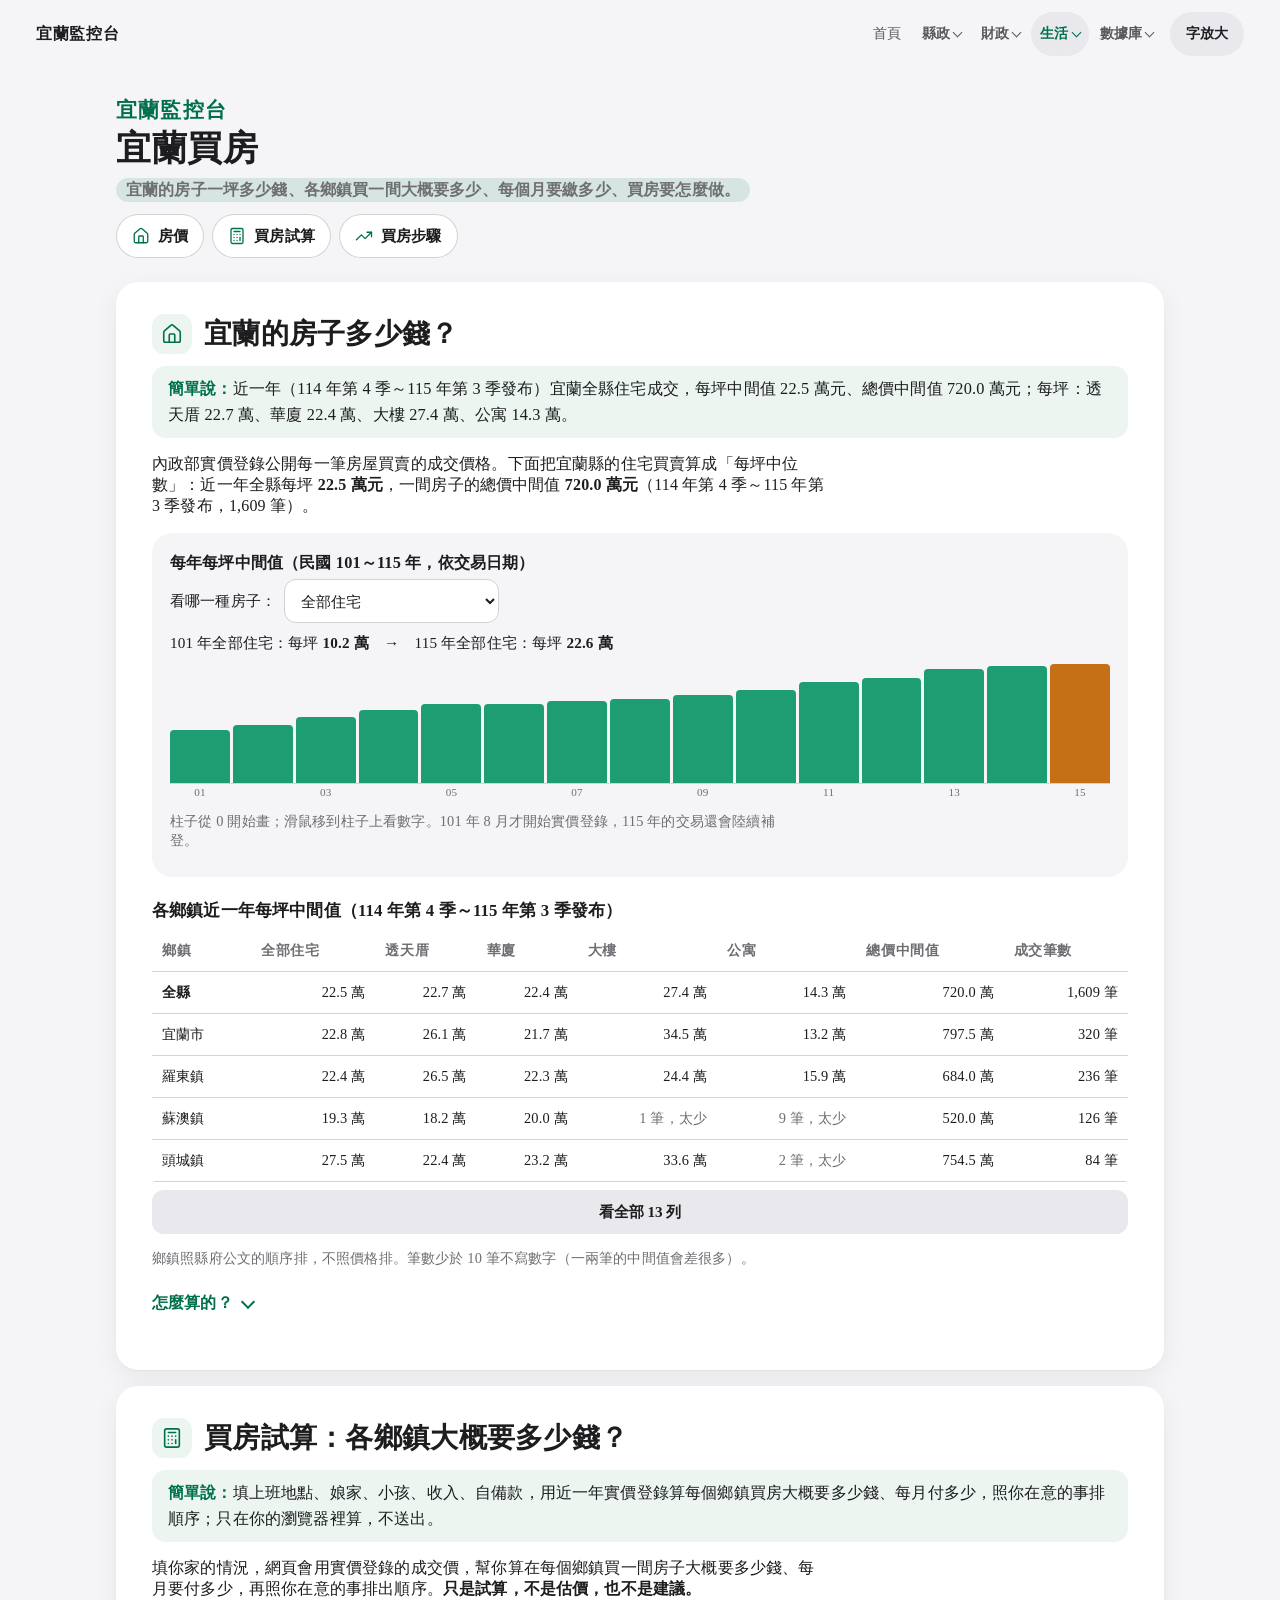
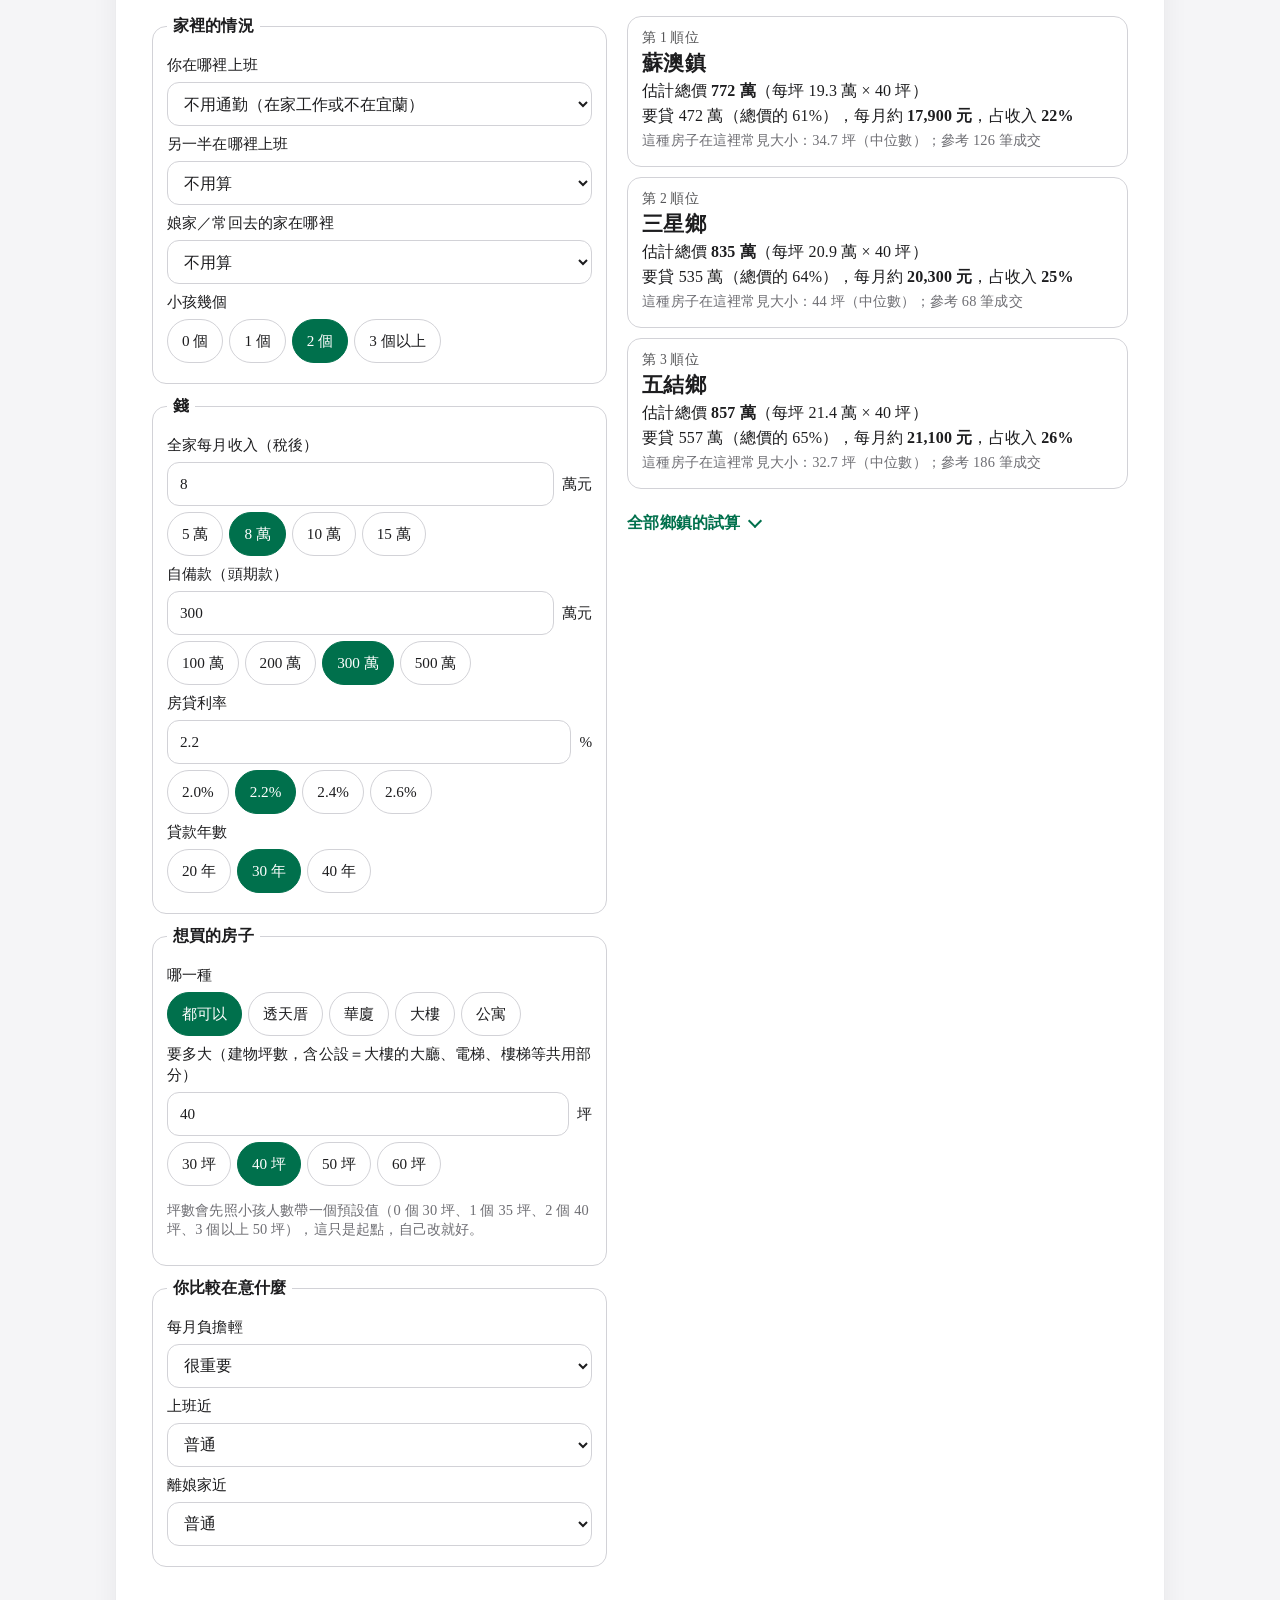
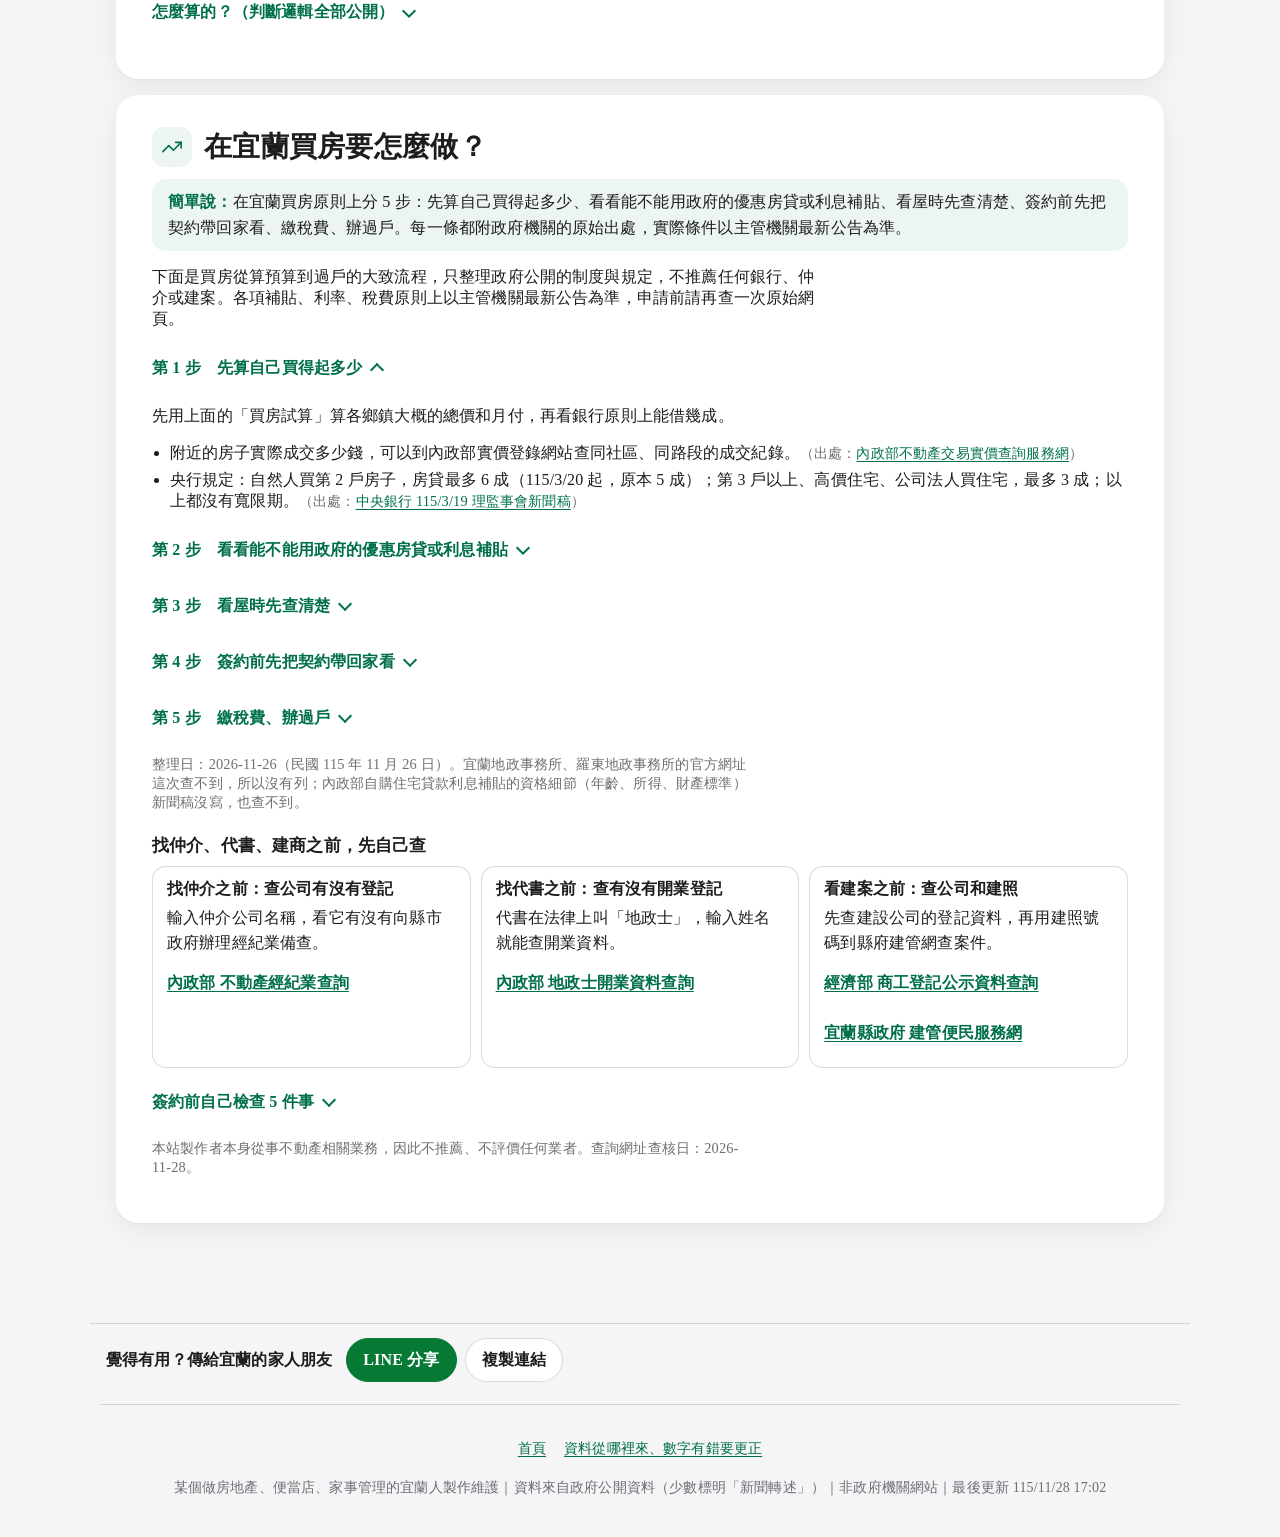
<file: house/index.html>
<!doctype html>
<html lang="zh-Hant-TW" data-page="house"><head><meta charset="utf-8">
<meta name="viewport" content="width=device-width,initial-scale=1,viewport-fit=cover">
<title>宜蘭買房｜宜蘭監控台</title>
<meta name="description" content="宜蘭的房子一坪多少錢、各鄉鎮買一間大概要多少、每個月要繳多少、買房要怎麼做。每一個數字都附原始出處。非政府機關網站。">
<meta property="og:type" content="website"><meta property="og:title" content="宜蘭買房｜宜蘭監控台"><meta property="og:description" content="宜蘭的房子一坪多少錢、各鄉鎮買一間大概要多少、每個月要繳多少、買房要怎麼做。每一個數字都附原始出處。非政府機關網站。"><meta property="og:url" content="https://yilan.zengzhisui.com/house/">
<meta name="theme-color" media="(prefers-color-scheme: light)" content="#f5f5f7"><meta name="theme-color" media="(prefers-color-scheme: dark)" content="#000000">
<link rel="stylesheet" href="../assets/board.css?v=28659e9974"></head><body>
<a class="skip" href="#main">跳到主要內容</a>
<div class="gnav"><div class="gin"><a class="brand" href="../">宜蘭監控台</a><nav id="nav" aria-label="分類"><a href="../">首頁</a><details class="dd"><summary>縣政</summary><div class=ddp><a class=dda href="../gov/">整頁：縣政與議會 ›</a><a href="../gov/#team">縣府團隊</a><a href="../gov/#speed">辦事天數</a><a href="../gov/#policy">縣府施政</a><a href="../gov/#council">議會</a><a href="../gov/#leader">施政摘錄</a><a href="../gov/#voice">意見箱</a></div></details><details class="dd"><summary>財政</summary><div class=ddp><a class=dda href="../money/">整頁：縣政府的錢 ›</a><a href="../money/#finance">欠多少錢</a><a href="../money/#impact">預算分類</a><a href="../money/#tender">錢花在哪</a></div></details><details class="dd on"><summary>生活</summary><div class=ddp><p class=ddg>買房</p><a class=dda href="../house/">整頁：買房 ›</a><a href="#house">房價</a><a href="#buy">買房試算</a><a href="#howbuy">買房步驟</a><p class=ddg>升學</p><a class=dda href="../school/">整頁：升學 ›</a></div></details><details class="dd"><summary>數據庫</summary><div class=ddp><a class=dda href="../data/">整頁：宜蘭數據庫 ›</a><a href="../data/#trends">趨勢</a><a href="../data/#pop-change">出生死亡</a><a href="../data/#numbers">基本數字</a><a href="../data/#fun">神奇數據</a><a href="../data/#radar">找資料</a><a href="../data/#about">資料從哪裡來</a><p class=ddg>宜蘭數字大全</p><a href="../data/numbers/#c-people">人口與家庭</a><a href="../data/numbers/#c-school">學生與學校</a><a href="../data/numbers/#c-shops">店家與行業</a><a href="../data/numbers/#c-travel">觀光與住宿</a><a href="../data/numbers/#c-train">火車站進出</a><a href="../data/numbers/#c-life">吃飯與生活習慣</a></div></details></nav><details class="toc" id="toc"><summary>目錄</summary><nav class="tocp" aria-label="全部分類和區塊"><ul><li class=tg>首頁</li><li><a href="../"><span class=ti><svg viewBox="0 0 24 24" fill="none" stroke="currentColor" stroke-width="1.75" stroke-linecap="round" stroke-linejoin="round" aria-hidden="true" focusable="false"><path d="M22 7l-8.5 8.5-5-5L2 17"/><path d="M16 7h6v6"/></svg></span><span class=tt><b>首頁</b><small>一眼看懂、所有分類</small></span></a></li><li class=tg>縣政</li><li><a href="../gov/#team"><span class=ti><svg viewBox="0 0 24 24" fill="none" stroke="currentColor" stroke-width="1.75" stroke-linecap="round" stroke-linejoin="round" aria-hidden="true" focusable="false"><path d="M16 21v-2a4 4 0 0 0-4-4H6a4 4 0 0 0-4 4v2"/><circle cx="9" cy="7" r="4"/><path d="M22 21v-2a4 4 0 0 0-3-3.87M16 3.13a4 4 0 0 1 0 7.75"/></svg></span><span class=tt><b>縣府團隊</b><small>縣政府由誰負責？各單位管什麼？</small></span></a></li><li><a href="../gov/#speed"><span class=ti><svg viewBox="0 0 24 24" fill="none" stroke="currentColor" stroke-width="1.75" stroke-linecap="round" stroke-linejoin="round" aria-hidden="true" focusable="false"><path d="M10 2h4M12 14l3-3"/><circle cx="12" cy="14" r="8"/></svg></span><span class=tt><b>辦事天數</b><small>政府辦一件事要多久？</small></span></a></li><li><a href="../gov/#policy"><span class=ti><svg viewBox="0 0 24 24" fill="none" stroke="currentColor" stroke-width="1.75" stroke-linecap="round" stroke-linejoin="round" aria-hidden="true" focusable="false"><path d="m3 11 18-5v12L3 14v-3z"/><path d="M11.6 16.8a3 3 0 1 1-5.8-1.6"/></svg></span><span class=tt><b>縣府施政</b><small>縣政府最近在做什麼？</small></span></a></li><li><a href="../gov/#council"><span class=ti><svg viewBox="0 0 24 24" fill="none" stroke="currentColor" stroke-width="1.75" stroke-linecap="round" stroke-linejoin="round" aria-hidden="true" focusable="false"><path d="M3 22h18M6 18v-7M10 18v-7M14 18v-7M18 18v-7"/><path d="M12 2 20 7H4z"/></svg></span><span class=tt><b>議會</b><small>縣議會通過了什麼？</small></span></a></li><li><a href="../gov/#leader"><span class=ti><svg viewBox="0 0 24 24" fill="none" stroke="currentColor" stroke-width="1.75" stroke-linecap="round" stroke-linejoin="round" aria-hidden="true" focusable="false"><path d="M19 21v-2a4 4 0 0 0-4-4H9a4 4 0 0 0-4 4v2"/><circle cx="12" cy="7" r="4"/></svg></span><span class=tt><b>施政摘錄</b><small>縣府施政報告摘錄：做了什麼、正在做什麼</small></span></a></li><li><a href="../gov/#voice"><span class=ti><svg viewBox="0 0 24 24" fill="none" stroke="currentColor" stroke-width="1.75" stroke-linecap="round" stroke-linejoin="round" aria-hidden="true" focusable="false"><path d="M21 15a2 2 0 0 1-2 2H7l-4 4V5a2 2 0 0 1 2-2h14a2 2 0 0 1 2 2z"/><path d="M8 9h8M8 13h5"/></svg></span><span class=tt><b>意見箱</b><small>你最希望縣政府做什麼？</small></span></a></li><li class=tg>財政</li><li><a href="../money/#finance"><span class=ti><svg viewBox="0 0 24 24" fill="none" stroke="currentColor" stroke-width="1.75" stroke-linecap="round" stroke-linejoin="round" aria-hidden="true" focusable="false"><path d="M19 7V4a1 1 0 0 0-1-1H5a2 2 0 0 0 0 4h15a1 1 0 0 1 1 1v4h-3a2 2 0 0 0 0 4h3a1 1 0 0 0 1-1v-2a1 1 0 0 0-1-1"/><path d="M3 5v14a2 2 0 0 0 2 2h15a1 1 0 0 0 1-1v-4"/></svg></span><span class=tt><b>欠多少錢</b><small>縣政府欠了多少錢？</small></span></a></li><li><a href="../money/#impact"><span class=ti><svg viewBox="0 0 24 24" fill="none" stroke="currentColor" stroke-width="1.75" stroke-linecap="round" stroke-linejoin="round" aria-hidden="true" focusable="false"><path d="M3 3v18h18"/><path d="M18 17V9M13 17V5M8 17v-3"/></svg></span><span class=tt><b>預算分類</b><small>縣政府一年的錢，花在哪幾類？</small></span></a></li><li><a href="../money/#tender"><span class=ti><svg viewBox="0 0 24 24" fill="none" stroke="currentColor" stroke-width="1.75" stroke-linecap="round" stroke-linejoin="round" aria-hidden="true" focusable="false"><path d="M6 22V4a2 2 0 0 1 2-2h8a2 2 0 0 1 2 2v18Z"/><path d="M6 12H4a2 2 0 0 0-2 2v6a2 2 0 0 0 2 2h2"/><path d="M18 9h2a2 2 0 0 1 2 2v9a2 2 0 0 1-2 2h-2"/><path d="M10 6h4M10 10h4M10 14h4M10 18h4"/></svg></span><span class=tt><b>錢花在哪</b><small>縣政府的錢花在哪？</small></span></a></li><li class=tg>生活｜買房</li><li><a href="#house"><span class=ti><svg viewBox="0 0 24 24" fill="none" stroke="currentColor" stroke-width="1.75" stroke-linecap="round" stroke-linejoin="round" aria-hidden="true" focusable="false"><path d="M15 21v-8a1 1 0 0 0-1-1h-4a1 1 0 0 0-1 1v8"/><path d="M3 10a2 2 0 0 1 .709-1.528l7-5.999a2 2 0 0 1 2.582 0l7 5.999A2 2 0 0 1 21 10v9a2 2 0 0 1-2 2H5a2 2 0 0 1-2-2z"/></svg></span><span class=tt><b>房價</b><small>宜蘭的房子多少錢？</small></span></a></li><li><a href="#buy"><span class=ti><svg viewBox="0 0 24 24" fill="none" stroke="currentColor" stroke-width="1.75" stroke-linecap="round" stroke-linejoin="round" aria-hidden="true" focusable="false"><rect width="16" height="20" x="4" y="2" rx="2"/><line x1="8" x2="16" y1="6" y2="6"/><line x1="16" x2="16" y1="14" y2="18"/><path d="M16 10h.01"/><path d="M12 10h.01"/><path d="M8 10h.01"/><path d="M12 14h.01"/><path d="M8 14h.01"/><path d="M12 18h.01"/><path d="M8 18h.01"/></svg></span><span class=tt><b>買房試算</b><small>買房試算：各鄉鎮大概要多少錢？</small></span></a></li><li><a href="#howbuy"><span class=ti><svg viewBox="0 0 24 24" fill="none" stroke="currentColor" stroke-width="1.75" stroke-linecap="round" stroke-linejoin="round" aria-hidden="true" focusable="false"><path d="M22 7l-8.5 8.5-5-5L2 17"/><path d="M16 7h6v6"/></svg></span><span class=tt><b>買房步驟</b><small>在宜蘭買房要怎麼做？</small></span></a></li><li class=tg>生活｜升學</li><li><a href="../school/#school"><span class=ti><svg viewBox="0 0 24 24" fill="none" stroke="currentColor" stroke-width="1.75" stroke-linecap="round" stroke-linejoin="round" aria-hidden="true" focusable="false"><path d="M21.42 10.922a1 1 0 0 0-.019-1.838L12.83 5.18a2 2 0 0 0-1.66 0L2.6 9.08a1 1 0 0 0 0 1.832l8.57 3.908a2 2 0 0 0 1.66 0z"/><path d="M22 10v6"/><path d="M6 12.5V16a6 3 0 0 0 12 0v-3.5"/></svg></span><span class=tt><b>升學</b><small>國中升高中職，要幾分才進得去？</small></span></a></li><li class=tg>數據庫</li><li><a href="../data/#trends"><span class=ti><svg viewBox="0 0 24 24" fill="none" stroke="currentColor" stroke-width="1.75" stroke-linecap="round" stroke-linejoin="round" aria-hidden="true" focusable="false"><path d="M22 7l-8.5 8.5-5-5L2 17"/><path d="M16 7h6v6"/></svg></span><span class=tt><b>趨勢</b><small>宜蘭這幾年怎麼變？</small></span></a></li><li><a href="../data/#pop-change"><span class=ti><svg viewBox="0 0 24 24" fill="none" stroke="currentColor" stroke-width="1.75" stroke-linecap="round" stroke-linejoin="round" aria-hidden="true" focusable="false"><path d="M22 12h-4l-3 9L9 3l-3 9H2"/></svg></span><span class=tt><b>出生死亡</b><small>宜蘭每個月生多少寶寶、走了多少人、多少人搬來搬走？</small></span></a></li><li><a href="../data/#numbers"><span class=ti><svg viewBox="0 0 24 24" fill="none" stroke="currentColor" stroke-width="1.75" stroke-linecap="round" stroke-linejoin="round" aria-hidden="true" focusable="false"><path d="M3 3v18h18"/><path d="M18 17V9M13 17V5M8 17v-3"/></svg></span><span class=tt><b>基本數字</b><small>宜蘭的基本數字</small></span></a></li><li><a href="../data/#fun"><span class=ti><svg viewBox="0 0 24 24" fill="none" stroke="currentColor" stroke-width="1.75" stroke-linecap="round" stroke-linejoin="round" aria-hidden="true" focusable="false"><path d="M9.94 14.06 4 20M12 3l1.9 5.1L19 10l-5.1 1.9L12 17l-1.9-5.1L5 10l5.1-1.9z"/><path d="M19 3v4M17 5h4"/></svg></span><span class=tt><b>神奇數據</b><small>神奇的宜蘭數據</small></span></a></li><li><a href="../data/#radar"><span class=ti><svg viewBox="0 0 24 24" fill="none" stroke="currentColor" stroke-width="1.75" stroke-linecap="round" stroke-linejoin="round" aria-hidden="true" focusable="false"><circle cx="11" cy="11" r="8"/><path d="m21 21-4.3-4.3"/></svg></span><span class=tt><b>找資料</b><small>還有哪些政府資料可以查？</small></span></a></li><li><a href="../data/#about"><span class=ti><svg viewBox="0 0 24 24" fill="none" stroke="currentColor" stroke-width="1.75" stroke-linecap="round" stroke-linejoin="round" aria-hidden="true" focusable="false"><path d="M15 2H6a2 2 0 0 0-2 2v16a2 2 0 0 0 2 2h12a2 2 0 0 0 2-2V7Z"/><path d="M14 2v4a2 2 0 0 0 2 2h4"/><path d="m9 15 2 2 4-4"/></svg></span><span class=tt><b>資料從哪裡來</b><small>資料從哪裡來？有錯怎麼辦？</small></span></a></li><li><a href="../data/numbers/#c-people"><span class=ti><svg viewBox="0 0 24 24" fill="none" stroke="currentColor" stroke-width="1.75" stroke-linecap="round" stroke-linejoin="round" aria-hidden="true" focusable="false"><path d="M3 3v18h18"/><path d="M18 17V9M13 17V5M8 17v-3"/></svg></span><span class=tt><b>人口與家庭</b><small>宜蘭數字大全裡的這一類</small></span></a></li><li><a href="../data/numbers/#c-school"><span class=ti><svg viewBox="0 0 24 24" fill="none" stroke="currentColor" stroke-width="1.75" stroke-linecap="round" stroke-linejoin="round" aria-hidden="true" focusable="false"><path d="M3 3v18h18"/><path d="M18 17V9M13 17V5M8 17v-3"/></svg></span><span class=tt><b>學生與學校</b><small>宜蘭數字大全裡的這一類</small></span></a></li><li><a href="../data/numbers/#c-shops"><span class=ti><svg viewBox="0 0 24 24" fill="none" stroke="currentColor" stroke-width="1.75" stroke-linecap="round" stroke-linejoin="round" aria-hidden="true" focusable="false"><path d="M3 3v18h18"/><path d="M18 17V9M13 17V5M8 17v-3"/></svg></span><span class=tt><b>店家與行業</b><small>宜蘭數字大全裡的這一類</small></span></a></li><li><a href="../data/numbers/#c-travel"><span class=ti><svg viewBox="0 0 24 24" fill="none" stroke="currentColor" stroke-width="1.75" stroke-linecap="round" stroke-linejoin="round" aria-hidden="true" focusable="false"><path d="M3 3v18h18"/><path d="M18 17V9M13 17V5M8 17v-3"/></svg></span><span class=tt><b>觀光與住宿</b><small>宜蘭數字大全裡的這一類</small></span></a></li><li><a href="../data/numbers/#c-train"><span class=ti><svg viewBox="0 0 24 24" fill="none" stroke="currentColor" stroke-width="1.75" stroke-linecap="round" stroke-linejoin="round" aria-hidden="true" focusable="false"><path d="M3 3v18h18"/><path d="M18 17V9M13 17V5M8 17v-3"/></svg></span><span class=tt><b>火車站進出</b><small>宜蘭數字大全裡的這一類</small></span></a></li><li><a href="../data/numbers/#c-life"><span class=ti><svg viewBox="0 0 24 24" fill="none" stroke="currentColor" stroke-width="1.75" stroke-linecap="round" stroke-linejoin="round" aria-hidden="true" focusable="false"><path d="M3 3v18h18"/><path d="M18 17V9M13 17V5M8 17v-3"/></svg></span><span class=tt><b>吃飯與生活習慣</b><small>宜蘭數字大全裡的這一類</small></span></a></li></ul></nav></details><span class="btap"><button type="button" id="bigbtn" aria-pressed="false">字放大</button></span></div></div>
<div class="wrap">
<header class="phero"><p class="eyebrow">宜蘭監控台</p><h1>宜蘭買房</h1><p class="tag">宜蘭的房子一坪多少錢、各鄉鎮買一間大概要多少、每個月要繳多少、買房要怎麼做。</p><nav aria-label="這一頁有"><div class="pchips"><a href="#house"><svg viewBox="0 0 24 24" fill="none" stroke="currentColor" stroke-width="1.75" stroke-linecap="round" stroke-linejoin="round" aria-hidden="true" focusable="false"><path d="M15 21v-8a1 1 0 0 0-1-1h-4a1 1 0 0 0-1 1v8"/><path d="M3 10a2 2 0 0 1 .709-1.528l7-5.999a2 2 0 0 1 2.582 0l7 5.999A2 2 0 0 1 21 10v9a2 2 0 0 1-2 2H5a2 2 0 0 1-2-2z"/></svg>房價</a><a href="#buy"><svg viewBox="0 0 24 24" fill="none" stroke="currentColor" stroke-width="1.75" stroke-linecap="round" stroke-linejoin="round" aria-hidden="true" focusable="false"><rect width="16" height="20" x="4" y="2" rx="2"/><line x1="8" x2="16" y1="6" y2="6"/><line x1="16" x2="16" y1="14" y2="18"/><path d="M16 10h.01"/><path d="M12 10h.01"/><path d="M8 10h.01"/><path d="M12 14h.01"/><path d="M8 14h.01"/><path d="M12 18h.01"/><path d="M8 18h.01"/></svg>買房試算</a><a href="#howbuy"><svg viewBox="0 0 24 24" fill="none" stroke="currentColor" stroke-width="1.75" stroke-linecap="round" stroke-linejoin="round" aria-hidden="true" focusable="false"><path d="M22 7l-8.5 8.5-5-5L2 17"/><path d="M16 7h6v6"/></svg>買房步驟</a></div></nav></header><main id="main"><section id="house"><h2><span class=ic><svg viewBox="0 0 24 24" fill="none" stroke="currentColor" stroke-width="1.75" stroke-linecap="round" stroke-linejoin="round" aria-hidden="true" focusable="false"><path d="M15 21v-8a1 1 0 0 0-1-1h-4a1 1 0 0 0-1 1v8"/><path d="M3 10a2 2 0 0 1 .709-1.528l7-5.999a2 2 0 0 1 2.582 0l7 5.999A2 2 0 0 1 21 10v9a2 2 0 0 1-2 2H5a2 2 0 0 1-2-2z"/></svg></span>宜蘭的房子多少錢？</h2><p class=simple><b>簡單說：</b>近一年（114 年第 4 季～115 年第 3 季發布）宜蘭全縣住宅成交，每坪中間值 22.5 萬元、總價中間值 720.0 萬元；每坪：透天厝 22.7 萬、華廈 22.4 萬、大樓 27.4 萬、公寓 14.3 萬。</p><div class=sb><p>內政部實價登錄公開每一筆房屋買賣的成交價格。下面把宜蘭縣的住宅買賣算成「每坪中位數」：近一年全縣每坪 <b>22.5 萬元</b>，一間房子的總價中間值 <b>720.0 萬元</b>（114 年第 4 季～115 年第 3 季發布，1,609 筆）。</p><div class=trc><h3>每年每坪中間值（民國 101～115 年，依交易日期）</h3><label class=hsel>看哪一種房子：<select id=hsel><option value="0">全部住宅</option><option value="1">透天厝</option><option value="2">華廈（10 樓以下有電梯）</option><option value="3">大樓（11 樓以上）</option><option value="4">公寓（5 樓以下沒電梯）</option></select></label><div class=hc data-k="0"><p class=hend>101 年全部住宅：每坪 <b>10.2 萬</b>　→　115 年全部住宅：每坪 <b>22.6 萬</b></p><div class=vc><span class="vb" style="height:45.0%" title="101 年全部住宅：每坪 10.2 萬元" role=img aria-label="101 年全部住宅：每坪 10.2 萬元"></span><span class="vb" style="height:48.4%" title="102 年全部住宅：每坪 11.0 萬元" role=img aria-label="102 年全部住宅：每坪 11.0 萬元"></span><span class="vb" style="height:55.8%" title="103 年全部住宅：每坪 12.6 萬元" role=img aria-label="103 年全部住宅：每坪 12.6 萬元"></span><span class="vb" style="height:61.1%" title="104 年全部住宅：每坪 13.8 萬元" role=img aria-label="104 年全部住宅：每坪 13.8 萬元"></span><span class="vb" style="height:66.8%" title="105 年全部住宅：每坪 15.1 萬元" role=img aria-label="105 年全部住宅：每坪 15.1 萬元"></span><span class="vb" style="height:66.4%" title="106 年全部住宅：每坪 15.0 萬元" role=img aria-label="106 年全部住宅：每坪 15.0 萬元"></span><span class="vb" style="height:69.2%" title="107 年全部住宅：每坪 15.7 萬元" role=img aria-label="107 年全部住宅：每坪 15.7 萬元"></span><span class="vb" style="height:70.4%" title="108 年全部住宅：每坪 15.9 萬元" role=img aria-label="108 年全部住宅：每坪 15.9 萬元"></span><span class="vb" style="height:74.3%" title="109 年全部住宅：每坪 16.8 萬元" role=img aria-label="109 年全部住宅：每坪 16.8 萬元"></span><span class="vb" style="height:78.1%" title="110 年全部住宅：每坪 17.7 萬元" role=img aria-label="110 年全部住宅：每坪 17.7 萬元"></span><span class="vb" style="height:84.6%" title="111 年全部住宅：每坪 19.1 萬元" role=img aria-label="111 年全部住宅：每坪 19.1 萬元"></span><span class="vb" style="height:88.7%" title="112 年全部住宅：每坪 20.1 萬元" role=img aria-label="112 年全部住宅：每坪 20.1 萬元"></span><span class="vb" style="height:95.8%" title="113 年全部住宅：每坪 21.7 萬元" role=img aria-label="113 年全部住宅：每坪 21.7 萬元"></span><span class="vb" style="height:98.1%" title="114 年全部住宅：每坪 22.2 萬元" role=img aria-label="114 年全部住宅：每坪 22.2 萬元"></span><span class="vb hi" style="height:100.0%" title="115 年全部住宅：每坪 22.6 萬元" role=img aria-label="115 年全部住宅：每坪 22.6 萬元"></span></div><div class=vx aria-hidden=true><span>01</span><span></span><span>03</span><span></span><span>05</span><span></span><span>07</span><span></span><span>09</span><span></span><span>11</span><span></span><span>13</span><span></span><span>15</span></div></div><div class=hc data-k="1" hidden><p class=hend>101 年透天厝：每坪 <b>11.0 萬</b>　→　115 年透天厝：每坪 <b>23.2 萬</b></p><div class=vc><span class="vb" style="height:47.7%" title="101 年透天厝：每坪 11.0 萬元" role=img aria-label="101 年透天厝：每坪 11.0 萬元"></span><span class="vb" style="height:50.8%" title="102 年透天厝：每坪 11.8 萬元" role=img aria-label="102 年透天厝：每坪 11.8 萬元"></span><span class="vb" style="height:56.3%" title="103 年透天厝：每坪 13.0 萬元" role=img aria-label="103 年透天厝：每坪 13.0 萬元"></span><span class="vb" style="height:62.4%" title="104 年透天厝：每坪 14.5 萬元" role=img aria-label="104 年透天厝：每坪 14.5 萬元"></span><span class="vb" style="height:66.7%" title="105 年透天厝：每坪 15.5 萬元" role=img aria-label="105 年透天厝：每坪 15.5 萬元"></span><span class="vb" style="height:67.6%" title="106 年透天厝：每坪 15.7 萬元" role=img aria-label="106 年透天厝：每坪 15.7 萬元"></span><span class="vb" style="height:68.4%" title="107 年透天厝：每坪 15.8 萬元" role=img aria-label="107 年透天厝：每坪 15.8 萬元"></span><span class="vb" style="height:69.7%" title="108 年透天厝：每坪 16.2 萬元" role=img aria-label="108 年透天厝：每坪 16.2 萬元"></span><span class="vb" style="height:71.5%" title="109 年透天厝：每坪 16.6 萬元" role=img aria-label="109 年透天厝：每坪 16.6 萬元"></span><span class="vb" style="height:74.8%" title="110 年透天厝：每坪 17.3 萬元" role=img aria-label="110 年透天厝：每坪 17.3 萬元"></span><span class="vb" style="height:80.0%" title="111 年透天厝：每坪 18.5 萬元" role=img aria-label="111 年透天厝：每坪 18.5 萬元"></span><span class="vb" style="height:86.8%" title="112 年透天厝：每坪 20.1 萬元" role=img aria-label="112 年透天厝：每坪 20.1 萬元"></span><span class="vb" style="height:94.5%" title="113 年透天厝：每坪 21.9 萬元" role=img aria-label="113 年透天厝：每坪 21.9 萬元"></span><span class="vb" style="height:94.1%" title="114 年透天厝：每坪 21.8 萬元" role=img aria-label="114 年透天厝：每坪 21.8 萬元"></span><span class="vb hi" style="height:100.0%" title="115 年透天厝：每坪 23.2 萬元" role=img aria-label="115 年透天厝：每坪 23.2 萬元"></span></div><div class=vx aria-hidden=true><span>01</span><span></span><span>03</span><span></span><span>05</span><span></span><span>07</span><span></span><span>09</span><span></span><span>11</span><span></span><span>13</span><span></span><span>15</span></div></div><div class=hc data-k="2" hidden><p class=hend>101 年華廈（10 樓以下有電梯）：每坪 <b>9.4 萬</b>　→　115 年華廈（10 樓以下有電梯）：每坪 <b>22.3 萬</b></p><div class=vc><span class="vb" style="height:42.0%" title="101 年華廈（10 樓以下有電梯）：每坪 9.4 萬元" role=img aria-label="101 年華廈（10 樓以下有電梯）：每坪 9.4 萬元"></span><span class="vb" style="height:46.7%" title="102 年華廈（10 樓以下有電梯）：每坪 10.4 萬元" role=img aria-label="102 年華廈（10 樓以下有電梯）：每坪 10.4 萬元"></span><span class="vb" style="height:54.0%" title="103 年華廈（10 樓以下有電梯）：每坪 12.0 萬元" role=img aria-label="103 年華廈（10 樓以下有電梯）：每坪 12.0 萬元"></span><span class="vb" style="height:59.2%" title="104 年華廈（10 樓以下有電梯）：每坪 13.2 萬元" role=img aria-label="104 年華廈（10 樓以下有電梯）：每坪 13.2 萬元"></span><span class="vb" style="height:63.2%" title="105 年華廈（10 樓以下有電梯）：每坪 14.1 萬元" role=img aria-label="105 年華廈（10 樓以下有電梯）：每坪 14.1 萬元"></span><span class="vb" style="height:61.9%" title="106 年華廈（10 樓以下有電梯）：每坪 13.8 萬元" role=img aria-label="106 年華廈（10 樓以下有電梯）：每坪 13.8 萬元"></span><span class="vb" style="height:66.9%" title="107 年華廈（10 樓以下有電梯）：每坪 14.9 萬元" role=img aria-label="107 年華廈（10 樓以下有電梯）：每坪 14.9 萬元"></span><span class="vb" style="height:68.2%" title="108 年華廈（10 樓以下有電梯）：每坪 15.2 萬元" role=img aria-label="108 年華廈（10 樓以下有電梯）：每坪 15.2 萬元"></span><span class="vb" style="height:74.2%" title="109 年華廈（10 樓以下有電梯）：每坪 16.5 萬元" role=img aria-label="109 年華廈（10 樓以下有電梯）：每坪 16.5 萬元"></span><span class="vb" style="height:76.5%" title="110 年華廈（10 樓以下有電梯）：每坪 17.0 萬元" role=img aria-label="110 年華廈（10 樓以下有電梯）：每坪 17.0 萬元"></span><span class="vb" style="height:83.6%" title="111 年華廈（10 樓以下有電梯）：每坪 18.6 萬元" role=img aria-label="111 年華廈（10 樓以下有電梯）：每坪 18.6 萬元"></span><span class="vb" style="height:87.9%" title="112 年華廈（10 樓以下有電梯）：每坪 19.6 萬元" role=img aria-label="112 年華廈（10 樓以下有電梯）：每坪 19.6 萬元"></span><span class="vb" style="height:94.7%" title="113 年華廈（10 樓以下有電梯）：每坪 21.1 萬元" role=img aria-label="113 年華廈（10 樓以下有電梯）：每坪 21.1 萬元"></span><span class="vb" style="height:99.9%" title="114 年華廈（10 樓以下有電梯）：每坪 22.3 萬元" role=img aria-label="114 年華廈（10 樓以下有電梯）：每坪 22.3 萬元"></span><span class="vb hi" style="height:100.0%" title="115 年華廈（10 樓以下有電梯）：每坪 22.3 萬元" role=img aria-label="115 年華廈（10 樓以下有電梯）：每坪 22.3 萬元"></span></div><div class=vx aria-hidden=true><span>01</span><span></span><span>03</span><span></span><span>05</span><span></span><span>07</span><span></span><span>09</span><span></span><span>11</span><span></span><span>13</span><span></span><span>15</span></div></div><div class=hc data-k="3" hidden><p class=hend>101 年大樓（11 樓以上）：每坪 <b>10.4 萬</b>　→　115 年大樓（11 樓以上）：每坪 <b>27.9 萬</b></p><div class=vc><span class="vb" style="height:37.3%" title="101 年大樓（11 樓以上）：每坪 10.4 萬元" role=img aria-label="101 年大樓（11 樓以上）：每坪 10.4 萬元"></span><span class="vb" style="height:40.1%" title="102 年大樓（11 樓以上）：每坪 11.2 萬元" role=img aria-label="102 年大樓（11 樓以上）：每坪 11.2 萬元"></span><span class="vb" style="height:65.2%" title="103 年大樓（11 樓以上）：每坪 18.2 萬元" role=img aria-label="103 年大樓（11 樓以上）：每坪 18.2 萬元"></span><span class="vb" style="height:60.3%" title="104 年大樓（11 樓以上）：每坪 16.8 萬元" role=img aria-label="104 年大樓（11 樓以上）：每坪 16.8 萬元"></span><span class="vb" style="height:82.7%" title="105 年大樓（11 樓以上）：每坪 23.1 萬元" role=img aria-label="105 年大樓（11 樓以上）：每坪 23.1 萬元"></span><span class="vb" style="height:66.0%" title="106 年大樓（11 樓以上）：每坪 18.4 萬元" role=img aria-label="106 年大樓（11 樓以上）：每坪 18.4 萬元"></span><span class="vb" style="height:77.6%" title="107 年大樓（11 樓以上）：每坪 21.6 萬元" role=img aria-label="107 年大樓（11 樓以上）：每坪 21.6 萬元"></span><span class="vb" style="height:73.5%" title="108 年大樓（11 樓以上）：每坪 20.5 萬元" role=img aria-label="108 年大樓（11 樓以上）：每坪 20.5 萬元"></span><span class="vb" style="height:88.8%" title="109 年大樓（11 樓以上）：每坪 24.8 萬元" role=img aria-label="109 年大樓（11 樓以上）：每坪 24.8 萬元"></span><span class="vb" style="height:93.0%" title="110 年大樓（11 樓以上）：每坪 25.9 萬元" role=img aria-label="110 年大樓（11 樓以上）：每坪 25.9 萬元"></span><span class="vb" style="height:97.8%" title="111 年大樓（11 樓以上）：每坪 27.3 萬元" role=img aria-label="111 年大樓（11 樓以上）：每坪 27.3 萬元"></span><span class="vb" style="height:99.1%" title="112 年大樓（11 樓以上）：每坪 27.6 萬元" role=img aria-label="112 年大樓（11 樓以上）：每坪 27.6 萬元"></span><span class="vb" style="height:97.0%" title="113 年大樓（11 樓以上）：每坪 27.0 萬元" role=img aria-label="113 年大樓（11 樓以上）：每坪 27.0 萬元"></span><span class="vb" style="height:96.6%" title="114 年大樓（11 樓以上）：每坪 26.9 萬元" role=img aria-label="114 年大樓（11 樓以上）：每坪 26.9 萬元"></span><span class="vb hi" style="height:100.0%" title="115 年大樓（11 樓以上）：每坪 27.9 萬元" role=img aria-label="115 年大樓（11 樓以上）：每坪 27.9 萬元"></span></div><div class=vx aria-hidden=true><span>01</span><span></span><span>03</span><span></span><span>05</span><span></span><span>07</span><span></span><span>09</span><span></span><span>11</span><span></span><span>13</span><span></span><span>15</span></div></div><div class=hc data-k="4" hidden><p class=hend>101 年公寓（5 樓以下沒電梯）：每坪 <b>8.1 萬</b>　→　115 年公寓（5 樓以下沒電梯）：每坪 <b>14.4 萬</b></p><div class=vc><span class="vb" style="height:55.7%" title="101 年公寓（5 樓以下沒電梯）：每坪 8.1 萬元" role=img aria-label="101 年公寓（5 樓以下沒電梯）：每坪 8.1 萬元"></span><span class="vb" style="height:60.1%" title="102 年公寓（5 樓以下沒電梯）：每坪 8.7 萬元" role=img aria-label="102 年公寓（5 樓以下沒電梯）：每坪 8.7 萬元"></span><span class="vb" style="height:67.2%" title="103 年公寓（5 樓以下沒電梯）：每坪 9.8 萬元" role=img aria-label="103 年公寓（5 樓以下沒電梯）：每坪 9.8 萬元"></span><span class="vb" style="height:78.3%" title="104 年公寓（5 樓以下沒電梯）：每坪 11.4 萬元" role=img aria-label="104 年公寓（5 樓以下沒電梯）：每坪 11.4 萬元"></span><span class="vb" style="height:81.7%" title="105 年公寓（5 樓以下沒電梯）：每坪 11.9 萬元" role=img aria-label="105 年公寓（5 樓以下沒電梯）：每坪 11.9 萬元"></span><span class="vb" style="height:81.8%" title="106 年公寓（5 樓以下沒電梯）：每坪 11.9 萬元" role=img aria-label="106 年公寓（5 樓以下沒電梯）：每坪 11.9 萬元"></span><span class="vb" style="height:83.0%" title="107 年公寓（5 樓以下沒電梯）：每坪 12.1 萬元" role=img aria-label="107 年公寓（5 樓以下沒電梯）：每坪 12.1 萬元"></span><span class="vb" style="height:86.8%" title="108 年公寓（5 樓以下沒電梯）：每坪 12.6 萬元" role=img aria-label="108 年公寓（5 樓以下沒電梯）：每坪 12.6 萬元"></span><span class="vb" style="height:82.6%" title="109 年公寓（5 樓以下沒電梯）：每坪 12.0 萬元" role=img aria-label="109 年公寓（5 樓以下沒電梯）：每坪 12.0 萬元"></span><span class="vb" style="height:86.2%" title="110 年公寓（5 樓以下沒電梯）：每坪 12.5 萬元" role=img aria-label="110 年公寓（5 樓以下沒電梯）：每坪 12.5 萬元"></span><span class="vb" style="height:86.6%" title="111 年公寓（5 樓以下沒電梯）：每坪 12.6 萬元" role=img aria-label="111 年公寓（5 樓以下沒電梯）：每坪 12.6 萬元"></span><span class="vb" style="height:91.3%" title="112 年公寓（5 樓以下沒電梯）：每坪 13.3 萬元" role=img aria-label="112 年公寓（5 樓以下沒電梯）：每坪 13.3 萬元"></span><span class="vb" style="height:96.3%" title="113 年公寓（5 樓以下沒電梯）：每坪 14.0 萬元" role=img aria-label="113 年公寓（5 樓以下沒電梯）：每坪 14.0 萬元"></span><span class="vb" style="height:100.0%" title="114 年公寓（5 樓以下沒電梯）：每坪 14.5 萬元" role=img aria-label="114 年公寓（5 樓以下沒電梯）：每坪 14.5 萬元"></span><span class="vb hi" style="height:99.4%" title="115 年公寓（5 樓以下沒電梯）：每坪 14.4 萬元" role=img aria-label="115 年公寓（5 樓以下沒電梯）：每坪 14.4 萬元"></span></div><div class=vx aria-hidden=true><span>01</span><span></span><span>03</span><span></span><span>05</span><span></span><span>07</span><span></span><span>09</span><span></span><span>11</span><span></span><span>13</span><span></span><span>15</span></div></div><p class=sub>柱子從 0 開始畫；滑鼠移到柱子上看數字。101 年 8 月才開始實價登錄，115 年的交易還會陸續補登。</p></div><script>(function(){var s=document.getElementById('hsel');if(!s)return;s.onchange=function(){[].forEach.call(document.querySelectorAll('.hc'),function(c){c.hidden=c.getAttribute('data-k')!==s.value})}})();</script><h3>各鄉鎮近一年每坪中間值（114 年第 4 季～115 年第 3 季發布）</h3><div class=tw><table role=table class="cards k" data-lab=2><thead><tr role=row><th role=columnheader>鄉鎮</th><th role=columnheader>全部住宅</th><th role=columnheader>透天厝</th><th role=columnheader>華廈</th><th role=columnheader>大樓</th><th role=columnheader>公寓</th><th role=columnheader>總價中間值</th><th role=columnheader>成交筆數</th></tr></thead><tbody><tr role=row><td role=cell><b>全縣</b></td><td role=cell data-th="全部住宅" class=n>22.5 萬</td><td role=cell data-th="透天厝" class=n>22.7 萬</td><td role=cell data-th="華廈" class=n>22.4 萬</td><td role=cell data-th="大樓" class=n>27.4 萬</td><td role=cell data-th="公寓" class=n>14.3 萬</td><td role=cell data-th="總價中位數" class=n>720.0 萬</td><td role=cell data-th="成交筆數" class=n>1,609 筆</td></tr><tr role=row><td role=cell>宜蘭市</td><td role=cell data-th="全部住宅" class=n>22.8 萬</td><td role=cell data-th="透天厝" class=n>26.1 萬</td><td role=cell data-th="華廈" class=n>21.7 萬</td><td role=cell data-th="大樓" class=n>34.5 萬</td><td role=cell data-th="公寓" class=n>13.2 萬</td><td role=cell data-th="總價中位數" class=n>797.5 萬</td><td role=cell data-th="成交筆數" class=n>320 筆</td></tr><tr role=row><td role=cell>羅東鎮</td><td role=cell data-th="全部住宅" class=n>22.4 萬</td><td role=cell data-th="透天厝" class=n>26.5 萬</td><td role=cell data-th="華廈" class=n>22.3 萬</td><td role=cell data-th="大樓" class=n>24.4 萬</td><td role=cell data-th="公寓" class=n>15.9 萬</td><td role=cell data-th="總價中位數" class=n>684.0 萬</td><td role=cell data-th="成交筆數" class=n>236 筆</td></tr><tr role=row><td role=cell>蘇澳鎮</td><td role=cell data-th="全部住宅" class=n>19.3 萬</td><td role=cell data-th="透天厝" class=n>18.2 萬</td><td role=cell data-th="華廈" class=n>20.0 萬</td><td role=cell data-th="大樓" class=n><span class=sub>1 筆，太少</span></td><td role=cell data-th="公寓" class=n><span class=sub>9 筆，太少</span></td><td role=cell data-th="總價中位數" class=n>520.0 萬</td><td role=cell data-th="成交筆數" class=n>126 筆</td></tr><tr role=row><td role=cell>頭城鎮</td><td role=cell data-th="全部住宅" class=n>27.5 萬</td><td role=cell data-th="透天厝" class=n>22.4 萬</td><td role=cell data-th="華廈" class=n>23.2 萬</td><td role=cell data-th="大樓" class=n>33.6 萬</td><td role=cell data-th="公寓" class=n><span class=sub>2 筆，太少</span></td><td role=cell data-th="總價中位數" class=n>754.5 萬</td><td role=cell data-th="成交筆數" class=n>84 筆</td></tr><tr role=row><td role=cell>礁溪鄉</td><td role=cell data-th="全部住宅" class=n>23.9 萬</td><td role=cell data-th="透天厝" class=n>23.8 萬</td><td role=cell data-th="華廈" class=n>23.4 萬</td><td role=cell data-th="大樓" class=n>27.4 萬</td><td role=cell data-th="公寓" class=n>17.2 萬</td><td role=cell data-th="總價中位數" class=n>580.0 萬</td><td role=cell data-th="成交筆數" class=n>311 筆</td></tr><tr role=row><td role=cell>壯圍鄉</td><td role=cell data-th="全部住宅" class=n>25.0 萬</td><td role=cell data-th="透天厝" class=n>23.2 萬</td><td role=cell data-th="華廈" class=n>29.7 萬</td><td role=cell data-th="大樓" class=n>—</td><td role=cell data-th="公寓" class=n><span class=sub>1 筆，太少</span></td><td role=cell data-th="總價中位數" class=n>892.5 萬</td><td role=cell data-th="成交筆數" class=n>54 筆</td></tr><tr role=row><td role=cell>員山鄉</td><td role=cell data-th="全部住宅" class=n>23.6 萬</td><td role=cell data-th="透天厝" class=n>24.3 萬</td><td role=cell data-th="華廈" class=n>23.1 萬</td><td role=cell data-th="大樓" class=n>—</td><td role=cell data-th="公寓" class=n><span class=sub>1 筆，太少</span></td><td role=cell data-th="總價中位數" class=n>807.5 萬</td><td role=cell data-th="成交筆數" class=n>56 筆</td></tr><tr role=row><td role=cell>冬山鄉</td><td role=cell data-th="全部住宅" class=n>22.6 萬</td><td role=cell data-th="透天厝" class=n>22.4 萬</td><td role=cell data-th="華廈" class=n>22.8 萬</td><td role=cell data-th="大樓" class=n>—</td><td role=cell data-th="公寓" class=n><span class=sub>5 筆，太少</span></td><td role=cell data-th="總價中位數" class=n>705.0 萬</td><td role=cell data-th="成交筆數" class=n>166 筆</td></tr><tr role=row><td role=cell>五結鄉</td><td role=cell data-th="全部住宅" class=n>21.4 萬</td><td role=cell data-th="透天厝" class=n>21.7 萬</td><td role=cell data-th="華廈" class=n>23.1 萬</td><td role=cell data-th="大樓" class=n>12.7 萬</td><td role=cell data-th="公寓" class=n><span class=sub>5 筆，太少</span></td><td role=cell data-th="總價中位數" class=n>720.0 萬</td><td role=cell data-th="成交筆數" class=n>186 筆</td></tr><tr role=row><td role=cell>三星鄉</td><td role=cell data-th="全部住宅" class=n>20.9 萬</td><td role=cell data-th="透天厝" class=n>20.3 萬</td><td role=cell data-th="華廈" class=n>21.6 萬</td><td role=cell data-th="大樓" class=n>—</td><td role=cell data-th="公寓" class=n><span class=sub>1 筆，太少</span></td><td role=cell data-th="總價中位數" class=n>893.0 萬</td><td role=cell data-th="成交筆數" class=n>68 筆</td></tr><tr role=row><td role=cell>大同鄉</td><td role=cell data-th="全部住宅" class=n><span class=sub>2 筆，太少</span></td><td role=cell data-th="透天厝" class=n><span class=sub>2 筆，太少</span></td><td role=cell data-th="華廈" class=n>—</td><td role=cell data-th="大樓" class=n>—</td><td role=cell data-th="公寓" class=n>—</td><td role=cell data-th="總價中位數" class=n>—</td><td role=cell data-th="成交筆數" class=n>2 筆</td></tr><tr role=row><td role=cell>南澳鄉</td><td role=cell data-th="全部住宅" class=n>—</td><td role=cell data-th="透天厝" class=n>—</td><td role=cell data-th="華廈" class=n>—</td><td role=cell data-th="大樓" class=n>—</td><td role=cell data-th="公寓" class=n>—</td><td role=cell data-th="總價中位數" class=n>—</td><td role=cell data-th="成交筆數" class=n>0 筆</td></tr></tbody></table></div><p class=sub>鄉鎮照縣府公文的順序排，不照價格排。筆數少於 10 筆不寫數字（一兩筆的中間值會差很多）。</p><details><summary>怎麼算的？</summary><ul class=list><li>資料：<a href="https://plvr.land.moi.gov.tw/DownloadOpenData" target="_blank" rel="noopener">內政部不動產交易實價查詢服務網｜開放資料（宜蘭縣不動產買賣）<span class=vh>（另開新視窗）</span></a>，每季一個宜蘭縣「不動產買賣」檔，從 101 年第 4 季到 115 年第 3 季，一共 56 季。</li><li>只算有房子的交易（房地、房地＋車位），主要用途是住家；備註寫預售屋（交屋後才登記，價格是當年簽約價）、親友、員工、共有人、特殊關係、急買急賣、債權債務、瑕疵、含農地、增建、夾層、頂樓加蓋等交易不算。</li><li>每坪價格＝（總價 − 車位價格）÷（建物面積 − 車位面積），1 坪＝3.30579 平方公尺；建物面積含公設、陽台。</li><li>用「中位數」：把價格排好、取正中間那一筆，比平均數不容易被少數特別貴或特別便宜的交易拉走。</li><li>實價登錄是實際成交價，不是開價；同一個鄉鎮裡，新舊、地段、樓層差很多，這裡的數字只是大概的水準，不能當作某一間房子的估價。</li></ul></details><style>.hend{margin:0 0 8px;font-size:.95rem}.hsel{display:flex;flex-wrap:wrap;align-items:center;gap:8px;margin:4px 0 10px;font-size:.95rem}.hsel select{min-height:44px;padding:6px 12px;border-radius:12px;border:1px solid var(--line);background:var(--card);color:var(--fg);font:inherit}</style></div></section><section id="buy"><h2><span class=ic><svg viewBox="0 0 24 24" fill="none" stroke="currentColor" stroke-width="1.75" stroke-linecap="round" stroke-linejoin="round" aria-hidden="true" focusable="false"><rect width="16" height="20" x="4" y="2" rx="2"/><line x1="8" x2="16" y1="6" y2="6"/><line x1="16" x2="16" y1="14" y2="18"/><path d="M16 10h.01"/><path d="M12 10h.01"/><path d="M8 10h.01"/><path d="M12 14h.01"/><path d="M8 14h.01"/><path d="M12 18h.01"/><path d="M8 18h.01"/></svg></span>買房試算：各鄉鎮大概要多少錢？</h2><p class=simple><b>簡單說：</b>填上班地點、娘家、小孩、收入、自備款，用近一年實價登錄算每個鄉鎮買房大概要多少錢、每月付多少，照你在意的事排順序；只在你的瀏覽器裡算，不送出。</p><div class=sb><p>填你家的情況，網頁會用實價登錄的成交價，幫你算在每個鄉鎮買一間房子大概要多少錢、每月要付多少，再照你在意的事排出順序。<b>只是試算，不是估價，也不是建議。</b></p><div class=bgrid><form id=buyf class=buyf autocomplete=off><fieldset><legend>家裡的情況</legend><label class=bf><span>你在哪裡上班</span><select id=bw1><option value="">不用通勤（在家工作或不在宜蘭）</option><option>宜蘭市</option><option>羅東鎮</option><option>蘇澳鎮</option><option>頭城鎮</option><option>礁溪鄉</option><option>壯圍鄉</option><option>員山鄉</option><option>冬山鄉</option><option>五結鄉</option><option>三星鄉</option><option>大同鄉</option><option>南澳鄉</option></select></label><label class=bf><span>另一半在哪裡上班</span><select id=bw2><option value="">不用算</option><option>宜蘭市</option><option>羅東鎮</option><option>蘇澳鎮</option><option>頭城鎮</option><option>礁溪鄉</option><option>壯圍鄉</option><option>員山鄉</option><option>冬山鄉</option><option>五結鄉</option><option>三星鄉</option><option>大同鄉</option><option>南澳鄉</option></select></label><label class=bf><span>娘家／常回去的家在哪裡</span><select id=bfam><option value="">不用算</option><option>宜蘭市</option><option>羅東鎮</option><option>蘇澳鎮</option><option>頭城鎮</option><option>礁溪鄉</option><option>壯圍鄉</option><option>員山鄉</option><option>冬山鄉</option><option>五結鄉</option><option>三星鄉</option><option>大同鄉</option><option>南澳鄉</option></select></label><div class=bf><span>小孩幾個</span><select id=bkid hidden><option>0</option><option>1</option><option selected>2</option><option>3</option></select><span class=bchips><button type=button data-set="bkid:0" aria-pressed="false">0 個</button><button type=button data-set="bkid:1" aria-pressed="false">1 個</button><button type=button data-set="bkid:2" aria-pressed="true">2 個</button><button type=button data-set="bkid:3" aria-pressed="false">3 個以上</button></span></div></fieldset><fieldset><legend>錢</legend><div class=bf><label for=binc>全家每月收入（稅後）</label><span class=brow><input id=binc type=number inputmode=decimal min=0 step=any value="8"><span class=bu>萬元</span></span><span class=bchips><button type=button data-set="binc:5" aria-pressed="false">5 萬</button><button type=button data-set="binc:8" aria-pressed="true">8 萬</button><button type=button data-set="binc:10" aria-pressed="false">10 萬</button><button type=button data-set="binc:15" aria-pressed="false">15 萬</button></span></div><div class=bf><label for=bdown>自備款（頭期款）</label><span class=brow><input id=bdown type=number inputmode=decimal min=0 step=any value="300"><span class=bu>萬元</span></span><span class=bchips><button type=button data-set="bdown:100" aria-pressed="false">100 萬</button><button type=button data-set="bdown:200" aria-pressed="false">200 萬</button><button type=button data-set="bdown:300" aria-pressed="true">300 萬</button><button type=button data-set="bdown:500" aria-pressed="false">500 萬</button></span></div><div class=bf><label for=brate>房貸利率</label><span class=brow><input id=brate type=number inputmode=decimal min=0 step=any value="2.2"><span class=bu>%</span></span><span class=bchips><button type=button data-set="brate:2.0" aria-pressed="false">2.0%</button><button type=button data-set="brate:2.2" aria-pressed="true">2.2%</button><button type=button data-set="brate:2.4" aria-pressed="false">2.4%</button><button type=button data-set="brate:2.6" aria-pressed="false">2.6%</button></span></div><div class=bf><span>貸款年數</span><select id=byrs hidden><option>20</option><option selected>30</option><option>40</option></select><span class=bchips><button type=button data-set="byrs:20" aria-pressed="false">20 年</button><button type=button data-set="byrs:30" aria-pressed="true">30 年</button><button type=button data-set="byrs:40" aria-pressed="false">40 年</button></span></div></fieldset><fieldset><legend>想買的房子</legend><div class=bf><span>哪一種</span><select id=bty hidden><option selected>全部</option><option>透天厝</option><option>華廈</option><option>大樓</option><option>公寓</option></select><span class=bchips><button type=button data-set="bty:全部" aria-pressed="true">都可以</button><button type=button data-set="bty:透天厝" aria-pressed="false">透天厝</button><button type=button data-set="bty:華廈" aria-pressed="false">華廈</button><button type=button data-set="bty:大樓" aria-pressed="false">大樓</button><button type=button data-set="bty:公寓" aria-pressed="false">公寓</button></span></div><div class=bf><label for=bping>要多大（建物坪數，含公設＝大樓的大廳、電梯、樓梯等共用部分）</label><span class=brow><input id=bping type=number inputmode=decimal min=0 step=any value="40"><span class=bu>坪</span></span><span class=bchips><button type=button data-set="bping:30" aria-pressed="false">30 坪</button><button type=button data-set="bping:40" aria-pressed="false">40 坪</button><button type=button data-set="bping:50" aria-pressed="false">50 坪</button><button type=button data-set="bping:60" aria-pressed="false">60 坪</button></span></div><p class=sub>坪數會先照小孩人數帶一個預設值（0 個 30 坪、1 個 35 坪、2 個 40 坪、3 個以上 50 坪），這只是起點，自己改就好。</p></fieldset><fieldset><legend>你比較在意什麼</legend><label class=bf><span>每月負擔輕</span><select id=bwa><option value="2" selected>很重要</option><option value="1">普通</option><option value="0">不在意</option></select></label><label class=bf><span>上班近</span><select id=bwc><option value="2">很重要</option><option value="1" selected>普通</option><option value="0">不在意</option></select></label><label class=bf><span>離娘家近</span><select id=bwf><option value="2">很重要</option><option value="1" selected>普通</option><option value="0">不在意</option></select></label></fieldset></form><div id=bout aria-live=polite></div></div><details><summary>怎麼算的？（判斷邏輯全部公開）</summary><ul class=list><li><b>每坪價格：</b>用近一年（114 年第 4 季～115 年第 3 季發布）各鄉鎮、各類房子的實價登錄每坪中間值，算法看上面「宜蘭的房子多少錢？」。成交少於 10 筆的鄉鎮不算。</li><li><b>估計總價</b>＝每坪中間值 × 你填的坪數；<b>要貸</b>＝總價 − 自備款；<b>每月房貸</b>用本息平均攤還算（每個月付一樣多）。沒算寬限期（前幾年只繳利息的期間）、手續費、保險、契稅、仲介費、裝潢。</li><li><b>利率：</b>按鈕上的數字是試算用的，不是查到的市場利率；實際利率、能貸幾成、能貸幾年，以銀行核定為準。中央銀行每月公布五大銀行新承做房貸的平均利率，可以到<a href="https://www.cbc.gov.tw/tw/mp-1.html" target="_blank" rel="noopener">中央銀行網站<span class=vh>（另開新視窗）</span></a>查。</li><li><b>距離：</b>用兩個鄉鎮公所之間的直線距離（座標：<a href="https://data.gov.tw/dataset/102163" target="_blank" rel="noopener">政府資料開放平臺｜宜蘭縣各鄉鎮市公所辦公位址<span class=vh>（另開新視窗）</span></a>），實際開車的路程會更遠，同一個鄉鎮裡也差很多。夫妻都上班就把兩個人的距離加起來。</li><li><b>三個分數</b>（0～100 分）：每月負擔輕＝(0.5 − 每月房貸÷收入)÷0.5×100（房貸占收入一半以上是 0 分）；上班近＝100 − 上班直線距離合計×2.5（40 公里以上 0 分）；離娘家近＝100 − 直線距離×2.5。</li><li><b>總分</b>＝三個分數照你選的在意程度加權平均（很重要 2、普通 1、不在意 0）。排順序只照你填的條件，不代表哪個地方比較好；學區、交通、生活機能、房子新舊、淹水等都沒有算進去，看房前要自己再查。</li><li>「每月房貸超過收入三分之一」是理財上常見的參考線，不是法規。</li><li>你填的東西只在這個網頁裡算，不會送出去、也不會存下來。</li></ul></details><style>.bgrid{display:grid;grid-template-columns:minmax(0,1fr) minmax(0,1.1fr);gap:20px;align-items:start} .bgrid>*{min-width:0}@media (max-width:860px){.bgrid{grid-template-columns:minmax(0,1fr)}}.buyf fieldset{border:1px solid var(--line);border-radius:14px;padding:10px 14px 12px;margin:0 0 12px;min-width:0}.buyf legend{font-weight:700;padding:0 6px}.bf{display:flex;flex-direction:column;gap:6px;margin:8px 0}.bf>span,.bf>label{font-size:.95rem}.bf select,.bf input{min-height:44px;padding:6px 12px;border-radius:12px;border:1px solid var(--line);background:var(--card);color:var(--fg);font:inherit;width:100%;box-sizing:border-box}.brow{display:flex;align-items:center;gap:8px}.brow input{flex:1;min-width:0}.bu{white-space:nowrap}.bchips{display:flex;flex-wrap:wrap;gap:6px}.bchips button{min-height:44px;min-width:44px;padding:6px 14px;border-radius:999px;border:1px solid var(--line);background:var(--card);color:var(--fg);font:inherit;cursor:pointer}.bchips button[aria-pressed=true]{background:var(--accent);border-color:var(--accent);color:#fff}@media (prefers-color-scheme:dark){:root:not([data-theme=light]) .bchips button[aria-pressed=true]{color:#06281c}:root:not([data-theme=light]) .bwarn{color:#fdba74}}:root[data-theme=dark] .bchips button[aria-pressed=true]{color:#06281c}:root[data-theme=dark] .bwarn{color:#fdba74}.bchips button:active{transform:scale(.97)}.bcards{display:grid;gap:10px}.bcard{border:1px solid var(--line);border-radius:14px;padding:12px 14px;background:var(--card)}.bcard p{margin:4px 0}.brk{font-size:.85rem;opacity:.75}.btn2{font-size:1.3rem;font-weight:800;margin:2px 0 4px}.bwarn{color:var(--warn,#b45309);font-weight:700}@media (min-width:861px){#bout{position:sticky;top:84px}}</style><script>(function(){
var P={"宜蘭市": {"華廈": [217076, 168, 32.7], "全部": [228063, 320, 35.6], "大樓": [344715, 63, 40.6], "透天厝": [261297, 56, 56.6], "公寓": [131732, 33, 32.2]}, "羅東鎮": {"華廈": [223477, 123, 29.2], "全部": [224054, 236, 30.4], "透天厝": [265338, 47, 42.1], "大樓": [244206, 40, 34.2], "公寓": [158956, 26, 25.0]}, "蘇澳鎮": {"透天厝": [181921, 65, 45.9], "全部": [193099, 126, 34.7], "華廈": [200320, 51, 24.2], "公寓": [70204, 9, 39.1], "大樓": [61388, 1, 10.9]}, "頭城鎮": {"大樓": [336451, 34, 25.4], "全部": [275189, 84, 27.8], "透天厝": [224079, 16, 55.0], "華廈": [232024, 32, 27.2], "公寓": [121305, 2, 28.9]}, "礁溪鄉": {"華廈": [233864, 182, 20.0], "全部": [239049, 311, 22.8], "大樓": [273958, 73, 22.4], "公寓": [171657, 12, 26.3], "透天厝": [237792, 44, 53.1]}, "壯圍鄉": {"華廈": [296677, 26, 25.8], "全部": [250311, 54, 39.9], "透天厝": [231656, 27, 47.4], "公寓": [289952, 1, 23.7]}, "員山鄉": {"透天厝": [242507, 35, 46.2], "全部": [235529, 56, 39.3], "華廈": [230853, 20, 28.9], "公寓": [116920, 1, 53.7]}, "冬山鄉": {"透天厝": [223753, 71, 46.7], "全部": [226342, 166, 34.3], "華廈": [228409, 90, 29.0], "公寓": [240764, 5, 34.4]}, "五結鄉": {"華廈": [231230, 82, 29.1], "全部": [214158, 186, 32.7], "大樓": [127194, 31, 16.5], "透天厝": [217026, 68, 53.9], "公寓": [67012, 5, 46.4]}, "三星鄉": {"華廈": [215996, 20, 26.4], "全部": [208859, 68, 44.0], "透天厝": [203161, 47, 47.6], "公寓": [175706, 1, 19.9]}, "大同鄉": {"透天厝": [27437, 2, 25.5], "全部": [27437, 2, 25.5]}, "南澳鄉": {}},C={"\u5b9c\u862d\u5e02": [24.751986, 121.753395], "\u7f85\u6771\u93ae": [24.676945, 121.766975], "\u8607\u6fb3\u93ae": [24.594414, 121.84215], "\u982d\u57ce\u93ae": [24.857347, 121.823204], "\u7901\u6eaa\u9109": [24.823568, 121.77122], "\u58ef\u570d\u9109": [24.724094, 121.787964], "\u54e1\u5c71\u9109": [24.743317, 121.72334], "\u51ac\u5c71\u9109": [24.634418, 121.79268], "\u4e94\u7d50\u9109": [24.684704, 121.79837], "\u4e09\u661f\u9109": [24.665358, 121.654144], "\u5927\u540c\u9109": [24.677412, 121.60909], "\u5357\u6fb3\u9109": [24.52027, 121.831406]},T=["宜蘭市", "羅東鎮", "蘇澳鎮", "頭城鎮", "礁溪鄉", "壯圍鄉", "員山鄉", "冬山鄉", "五結鄉", "三星鄉", "大同鄉", "南澳鄉"],MIN=10;
var $=function(id){return document.getElementById(id)};
var root=$('buyf');if(!root)return;
function num(id){var v=parseFloat($(id).value);return isNaN(v)?0:v}
function hav(a,b){var R=6371,r=Math.PI/180,x=C[a],y=C[b];var dl=(y[0]-x[0])*r,dn=(y[1]-x[1])*r;
 var h=Math.sin(dl/2)*Math.sin(dl/2)+Math.cos(x[0]*r)*Math.cos(y[0]*r)*Math.sin(dn/2)*Math.sin(dn/2);return 2*R*Math.asin(Math.sqrt(h))}
function cl(v){return Math.max(0,Math.min(100,v))}
function wan(v){return (v/1e4).toLocaleString('zh-TW',{maximumFractionDigits:0})}
function yuan(v){return (Math.round(v/100)*100).toLocaleString('zh-TW')}
function esc(s){return String(s).replace(/[&<>"']/g,function(c){return {'&':'&amp;','<':'&lt;','>':'&gt;','"':'&quot;',"'":'&#39;'}[c]})}
var KIDPING={0:30,1:35,2:40,3:50},pingTouched=false;
function sync(){[].forEach.call(root.querySelectorAll('[data-set]'),function(x){var p=x.getAttribute('data-set').split(':'),v=$(p[0]).value;
 x.setAttribute('aria-pressed',(v===p[1]||(!isNaN(parseFloat(v))&&parseFloat(v)===parseFloat(p[1])))?'true':'false')})}
function calc(){
 var w1=$('bw1').value,w2=$('bw2').value,fam=$('bfam').value,ty=$('bty').value,kids=+$('bkid').value;
 if(!pingTouched)$('bping').value=KIDPING[Math.min(kids,3)];
 sync();
 var ping=num('bping'),inc=num('binc')*1e4,down=num('bdown')*1e4,rate=num('brate'),yrs=num('byrs')||30;
 var wa=+$('bwa').value,wc=(w1||w2)?+$('bwc').value:0,wf=fam?+$('bwf').value:0;
 var r=rate/100/12,n=yrs*12,rows=[],skip=[];
 T.forEach(function(t){
  var d=(P[t]||{})[ty];
  if(!d||d[1]<MIN){skip.push(t);return}
  var price=d[0]*ping,loan=Math.max(0,price-down);
  var pay=r>0?loan*r/(1-Math.pow(1+r,-n)):loan/n;
  var ratio=inc>0?pay/inc:null;
  var km=(w1?hav(t,w1):0)+(w2?hav(t,w2):0),fk=fam?hav(t,fam):null;
  var sa=ratio===null?0:cl((0.5-ratio)/0.5*100),sc=cl(100-km*2.5),sf=fk===null?0:cl(100-fk*2.5);
  var ws=wa+wc+wf,score=ws?(wa*sa+wc*sc+wf*sf)/ws:0;
  rows.push({t:t,price:price,loan:loan,pay:pay,ratio:ratio,km:km,fk:fk,score:score,n:d[1],mp:d[2],per:d[0],ltv:price?loan/price:0});
 });
 rows.sort(function(a,b){return b.score-a.score});
 var top=rows.slice(0,3).map(function(x,i){
  var warn=(x.ratio!==null&&x.ratio>1/3?'<p class=bwarn>每月房貸超過收入三分之一（常見的參考線，不是法規）</p>':'')+
   (ping>x.mp*1.5?'<p class=bwarn>你填的坪數比這種房子在這裡常見的大很多，每坪價格可能不準，只能參考</p>':'');
  return '<div class=bcard><div class=brk>第 '+(i+1)+' 順位</div><div class=btn2>'+esc(x.t)+'</div>'+
  '<p>估計總價 <b>'+wan(x.price)+' 萬</b>（每坪 '+(x.per/1e4).toFixed(1)+' 萬 × '+ping+' 坪）</p>'+
  '<p>要貸 '+wan(x.loan)+' 萬（總價的 '+Math.round(x.ltv*100)+'%），每月約 <b>'+yuan(x.pay)+' 元</b>'+(x.ratio!==null?'，占收入 <b>'+Math.round(x.ratio*100)+'%</b>':'')+'</p>'+
  ((w1||w2)?'<p>上班：'+(x.km<0.05?'同一個鄉鎮':'直線距離合計 '+x.km.toFixed(1)+' 公里')+'</p>':'')+(x.fk!==null?'<p>離娘家：'+(x.fk<0.05?'同一個鄉鎮':'直線 '+x.fk.toFixed(1)+' 公里')+'</p>':'')+
  '<p class=sub>這種房子在這裡常見大小：'+x.mp+' 坪（中位數）；參考 '+x.n+' 筆成交</p>'+warn+'</div>'}).join('');
 var tb=rows.map(function(x){return '<tr role=row><td role=cell>'+esc(x.t)+'</td><td role=cell class=n>'+Math.round(x.score)+'</td><td role=cell class=n>'+wan(x.price)+' 萬</td><td role=cell class=n>'+yuan(x.pay)+' 元</td><td role=cell class=n>'+(x.ratio!==null?Math.round(x.ratio*100)+'%':'—')+'</td><td role=cell class=n>'+((w1||w2)?x.km.toFixed(1)+' 公里':'—')+'</td><td role=cell class=n>'+(x.fk!==null?x.fk.toFixed(1)+' 公里':'—')+'</td><td role=cell class=n>'+x.n+' 筆</td></tr>'}).join('');
 $('bout').innerHTML=(rows.length?'<div class=bcards>'+top+'</div>':'<p>這種房子近一年成交筆數都太少，換一種類型看看。</p>')+
  '<details><summary>全部鄉鎮的試算</summary><div class=tw><table role=table class=t><thead><tr role=row><th role=columnheader>鄉鎮</th><th role=columnheader class=n>總分</th><th role=columnheader class=n>估計總價</th><th role=columnheader class=n>每月房貸</th><th role=columnheader class=n>占收入</th><th role=columnheader class=n>上班距離</th><th role=columnheader class=n>離娘家</th><th role=columnheader class=n>參考筆數</th></tr></thead><tbody>'+tb+'</tbody></table></div>'+
  (skip.length?'<p class=sub>算不出來（近一年這種房子成交少於 '+MIN+' 筆）：'+skip.map(esc).join('、')+'</p>':'')+'</details>';
}
root.addEventListener('input',function(ev){if(ev.target.id==='bping')pingTouched=true;calc()});
root.addEventListener('change',calc);
root.addEventListener('click',function(ev){var b=ev.target.closest('[data-set]');if(!b)return;ev.preventDefault();
 var p=b.getAttribute('data-set').split(':');$(p[0]).value=p[1];if(p[0]==='bping')pingTouched=true;
 calc()});
root.addEventListener('submit',function(ev){ev.preventDefault()});
calc();})();</script></div></section><section id="howbuy"><h2><span class=ic><svg viewBox="0 0 24 24" fill="none" stroke="currentColor" stroke-width="1.75" stroke-linecap="round" stroke-linejoin="round" aria-hidden="true" focusable="false"><path d="M22 7l-8.5 8.5-5-5L2 17"/><path d="M16 7h6v6"/></svg></span>在宜蘭買房要怎麼做？</h2><p class=simple><b>簡單說：</b>在宜蘭買房原則上分 5 步：先算自己買得起多少、看看能不能用政府的優惠房貸或利息補貼、看屋時先查清楚、簽約前先把契約帶回家看、繳稅費、辦過戶。每一條都附政府機關的原始出處，實際條件以主管機關最新公告為準。</p><div class=sb><p>下面是買房從算預算到過戶的大致流程，只整理政府公開的制度與規定，不推薦任何銀行、仲介或建案。各項補貼、利率、稅費原則上以主管機關最新公告為準，申請前請再查一次原始網頁。</p><details open><summary><span><b style="white-space:nowrap">第 1 步</b>　先算自己買得起多少</span></summary><p>先用上面的「買房試算」算各鄉鎮大概的總價和月付，再看銀行原則上能借幾成。</p><ul class=list><li>附近的房子實際成交多少錢，可以到內政部實價登錄網站查同社區、同路段的成交紀錄。<span class=sub>（出處：<a href="https://lvr.land.moi.gov.tw/" target="_blank" rel="noopener">內政部不動產交易實價查詢服務網<span class=vh>（另開新視窗）</span></a>）</span></li><li>央行規定：自然人買第 2 戶房子，房貸最多 6 成（115/3/20 起，原本 5 成）；第 3 戶以上、高價住宅、公司法人買住宅，最多 3 成；以上都沒有寬限期。<span class=sub>（出處：<a href="https://www.cbc.gov.tw/tw/cp-971-190952-05430-1.html" target="_blank" rel="noopener">中央銀行 115/3/19 理監事會新聞稿<span class=vh>（另開新視窗）</span></a>）</span></li></ul></details><details><summary><span><b style="white-space:nowrap">第 2 步</b>　看看能不能用政府的優惠房貸或利息補貼</span></summary><p>政府有兩種幫忙：公股銀行的「新青安」優惠貸款，和內政部每年受理的自購住宅貸款利息補貼。</p><ul class=list><li>新青安（青安 3.0）自 115/8/1 起受理，由臺灣銀行、土地銀行等公股銀行承辦。資格：成年、申貸時未滿 50 歲，本人、配偶和未成年子女名下都沒有房子；本人年所得不超過 200 萬元；要自住，核貸時簽自用住宅使用切結書；112/8/1 以後已經核貸過青安的人不能再申請。<span class=sub>（出處：<a href="https://www.nta.gov.tw/singlehtml/108" target="_blank" rel="noopener">財政部國庫署 貸款原則（青安 3.0）<span class=vh>（另開新視窗）</span></a>）</span></li><li>新青安房價上限：宜蘭屬「其他縣（市）」，房子鑑價或買賣總價（取高的）不能超過 2,000 萬元。<span class=sub>（出處：<a href="https://www.nta.gov.tw/singlehtml/108" target="_blank" rel="noopener">財政部國庫署 貸款原則（青安 3.0）<span class=vh>（另開新視窗）</span></a>）</span></li><li>新青安怎麼借：最高 8 成；額度最高 1,000 萬元，申請前 2 年內結婚的家庭最高 1,200 萬元，有未成年子女的家庭最高 1,500 萬元。<span class=sub>（出處：<a href="https://www.nta.gov.tw/singlehtml/108" target="_blank" rel="noopener">財政部國庫署 貸款原則（青安 3.0）<span class=vh>（另開新視窗）</span></a>）</span></li><li>新青安怎麼還：最長 40 年，含寬限期 5 年，用本息平均攤還或本金平均攤還；申貸年齡加貸款年限不能超過 80。<span class=sub>（出處：<a href="https://www.nta.gov.tw/singlehtml/108" target="_blank" rel="noopener">財政部國庫署 貸款原則（青安 3.0）<span class=vh>（另開新視窗）</span></a>）</span></li><li>新青安利息：以中華郵政 2 年期定期儲金（額度未達 500 萬元）機動利率為基準，113/3/27 起是 1.72%；110/1/1 以後的新貸案按基準利率加 0.555% 機動計息。112/8/1 以後撥貸的，撥貸起 3 年內由內政部住宅基金補貼 0.375%，另外基準利率少調升 0.125%；之後補貼逐年減少。115/8/1 起只剩一段式機動利率可選。<span class=sub>（出處：<a href="https://www.nta.gov.tw/singlehtml/108" target="_blank" rel="noopener">財政部國庫署 貸款原則（青安 3.0）<span class=vh>（另開新視窗）</span></a>）</span></li><li>內政部「自購住宅貸款利息補貼」：115 年度是 9/1 到 9/30 受理，已經截止；全國預計自購 4,000 戶，依評點排序。下一次受理時間以內政部國土管理署公告為準。<span class=sub>（出處：<a href="https://www.moi.gov.tw/News_Content.aspx?n=4&amp;s=340589" target="_blank" rel="noopener">內政部 115/8/31 新聞稿<span class=vh>（另開新視窗）</span></a>）</span></li><li>利息補貼的線上申請網站。<span class=sub>（出處：<a href="https://has.nlma.gov.tw/subsidyOnline/" target="_blank" rel="noopener">內政部國土管理署 住宅補貼線上申請<span class=vh>（另開新視窗）</span></a>）</span></li></ul></details><details><summary><span><b style="white-space:nowrap">第 3 步</b>　看屋時先查清楚</span></summary><p>看中一間房子，先查它的成交行情和產權。</p><ul class=list><li>查附近、同社區的成交價，判斷開價合不合理。<span class=sub>（出處：<a href="https://lvr.land.moi.gov.tw/" target="_blank" rel="noopener">內政部不動產交易實價查詢服務網<span class=vh>（另開新視窗）</span></a>）</span></li><li>可以在網路上申請電子謄本，看所有權人、面積、有沒有設定抵押。<span class=sub>（出處：<a href="https://ep.land.nat.gov.tw/" target="_blank" rel="noopener">地政電子謄本網路申領<span class=vh>（另開新視窗）</span></a>）</span></li><li>透過仲介買房時，不動產說明書、要約書、定金收據、買賣契約書都要由經紀業指派的經紀人簽章。<span class=sub>（出處：<a href="https://law.moj.gov.tw/LawClass/LawSingle.aspx?Pcode=D0060066&amp;FLNO=22" target="_blank" rel="noopener">不動產經紀業管理條例第 22 條<span class=vh>（另開新視窗）</span></a>）</span></li></ul></details><details><summary><span><b style="white-space:nowrap">第 4 步</b>　簽約前先把契約帶回家看</span></summary><ul class=list><li>成屋買賣契約，買方原則上有至少 5 天的審閱期，可以先帶回去看；契約不能寫「買方拋棄審閱期」。<span class=sub>（出處：<a href="https://glrs.moi.gov.tw/LawContent.aspx?id=GL000442" target="_blank" rel="noopener">內政部 成屋買賣定型化契約應記載及不得記載事項<span class=vh>（另開新視窗）</span></a>）</span></li></ul></details><details><summary><span><b style="white-space:nowrap">第 5 步</b>　繳稅費、辦過戶</span></summary><p>買方原則上要繳下面這幾項，實際金額以稅捐處和地政事務所核定為準。</p><ul class=list><li>契稅：買賣是契價的 6%，由買方申報繳納；在開徵土地增值稅區域的土地免徵契稅，所以原則上是房屋部分要繳。<span class=sub>（出處：<a href="https://law.moj.gov.tw/LawClass/LawAll.aspx?pcode=G0340105" target="_blank" rel="noopener">契稅條例第 2～4 條<span class=vh>（另開新視窗）</span></a>）</span></li><li>印花稅：不動產買賣契據每件按金額千分之一，由立約人貼印花稅票。<span class=sub>（出處：<a href="https://law.moj.gov.tw/LawClass/LawAll.aspx?pcode=G0340091" target="_blank" rel="noopener">印花稅法第 7 條<span class=vh>（另開新視窗）</span></a>）</span></li><li>登記費：辦所有權移轉登記，由取得權利的人按申報地價或權利價值的千分之一繳納。<span class=sub>（出處：<a href="https://law.moj.gov.tw/LawClass/LawSingle.aspx?pcode=D0060001&amp;flno=76" target="_blank" rel="noopener">土地法第 76 條<span class=vh>（另開新視窗）</span></a>）</span></li><li>書狀費：所有權狀每張 80 元。<span class=sub>（出處：<a href="https://law.moj.gov.tw/LawClass/LawAll.aspx?pcode=D0060122" target="_blank" rel="noopener">土地或建築改良物權利書狀及申請應用地籍資料規費收費標準第 2 條<span class=vh>（另開新視窗）</span></a>）</span></li></ul></details><p class=sub>整理日：2026-11-26（民國 115 年 11 月 26 日）。宜蘭地政事務所、羅東地政事務所的官方網址這次查不到，所以沒有列；內政部自購住宅貸款利息補貼的資格細節（年齡、所得、財產標準）新聞稿沒寫，也查不到。</p><h3 class=hvh>找仲介、代書、建商之前，先自己查</h3><ul class=hvg><li class=hvc><b>找仲介之前：查公司有沒有登記</b><span>輸入仲介公司名稱，看它有沒有向縣市政府辦理經紀業備查。</span><span class=hvl><a href="https://resim.moi.gov.tw/Home/PriIndex" target="_blank" rel="noopener">內政部 不動產經紀業查詢<span class=vh>（另開新視窗）</span></a></span></li><li class=hvc><b>找代書之前：查有沒有開業登記</b><span>代書在法律上叫「地政士」，輸入姓名就能查開業資料。</span><span class=hvl><a href="https://resim.moi.gov.tw/Home/AgentIndex" target="_blank" rel="noopener">內政部 地政士開業資料查詢<span class=vh>（另開新視窗）</span></a></span></li><li class=hvc><b>看建案之前：查公司和建照</b><span>先查建設公司的登記資料，再用建照號碼到縣府建管網查案件。</span><span class=hvl><a href="https://findbiz.nat.gov.tw/fts/query/QueryBar/queryInit.do" target="_blank" rel="noopener">經濟部 商工登記公示資料查詢<span class=vh>（另開新視窗）</span></a></span><span class=hvl><a href="https://building.e-land.gov.tw/casesearch" target="_blank" rel="noopener">宜蘭縣政府 建管便民服務網<span class=vh>（另開新視窗）</span></a></span></li></ul><details><summary><span>簽約前自己檢查 5 件事</span></summary><ul class=list><li>名片、招牌上的公司名稱，和上面查到的登記名稱一樣嗎？</li><li>要付的服務費、代書費，簽約前有沒有寫在紙本上？</li><li>建案的建照號碼，在縣府建管網查得到嗎？</li><li>大筆的錢，原則上走有書面紀錄的方式付（例如履約保證），不交現金給個人。</li><li>看不懂的條款先別簽，帶回家給家人或熟悉的人一起看。</li></ul></details><p class=sub>本站製作者本身從事不動產相關業務，因此不推薦、不評價任何業者。查詢網址查核日：2026-11-28。</p></div></section></main>
</div>
<aside class="shr" aria-label="分享這一頁"><b>覺得有用？傳給宜蘭的家人朋友</b><span class="shb"><a class="shl" href="https://social-plugins.line.me/lineit/share?url=https%3A%2F%2Fyilan.zengzhisui.com%2Fhouse%2F%3Fs%3Dline">LINE 分享</a><button type="button" class="shc" data-u="https://yilan.zengzhisui.com/house/?s=copy">複製連結</button><button type="button" class="shn" data-u="https://yilan.zengzhisui.com/house/?s=share" data-t="宜蘭買房｜宜蘭監控台" hidden>其他分享方式</button></span><span class="shm sub" role="status"></span></aside>
<footer><div class="flinks"><a href="../">首頁</a><a href="../data/#about">資料從哪裡來、數字有錯要更正</a></div>某個做房地產、便當店、家事管理的宜蘭人製作維護｜資料來自政府公開資料（少數標明「新聞轉述」）｜非政府機關網站｜最後更新 115/11/28 17:02</footer>
<script src="../assets/board.js?v=28659e9974"></script></body></html>
</file>
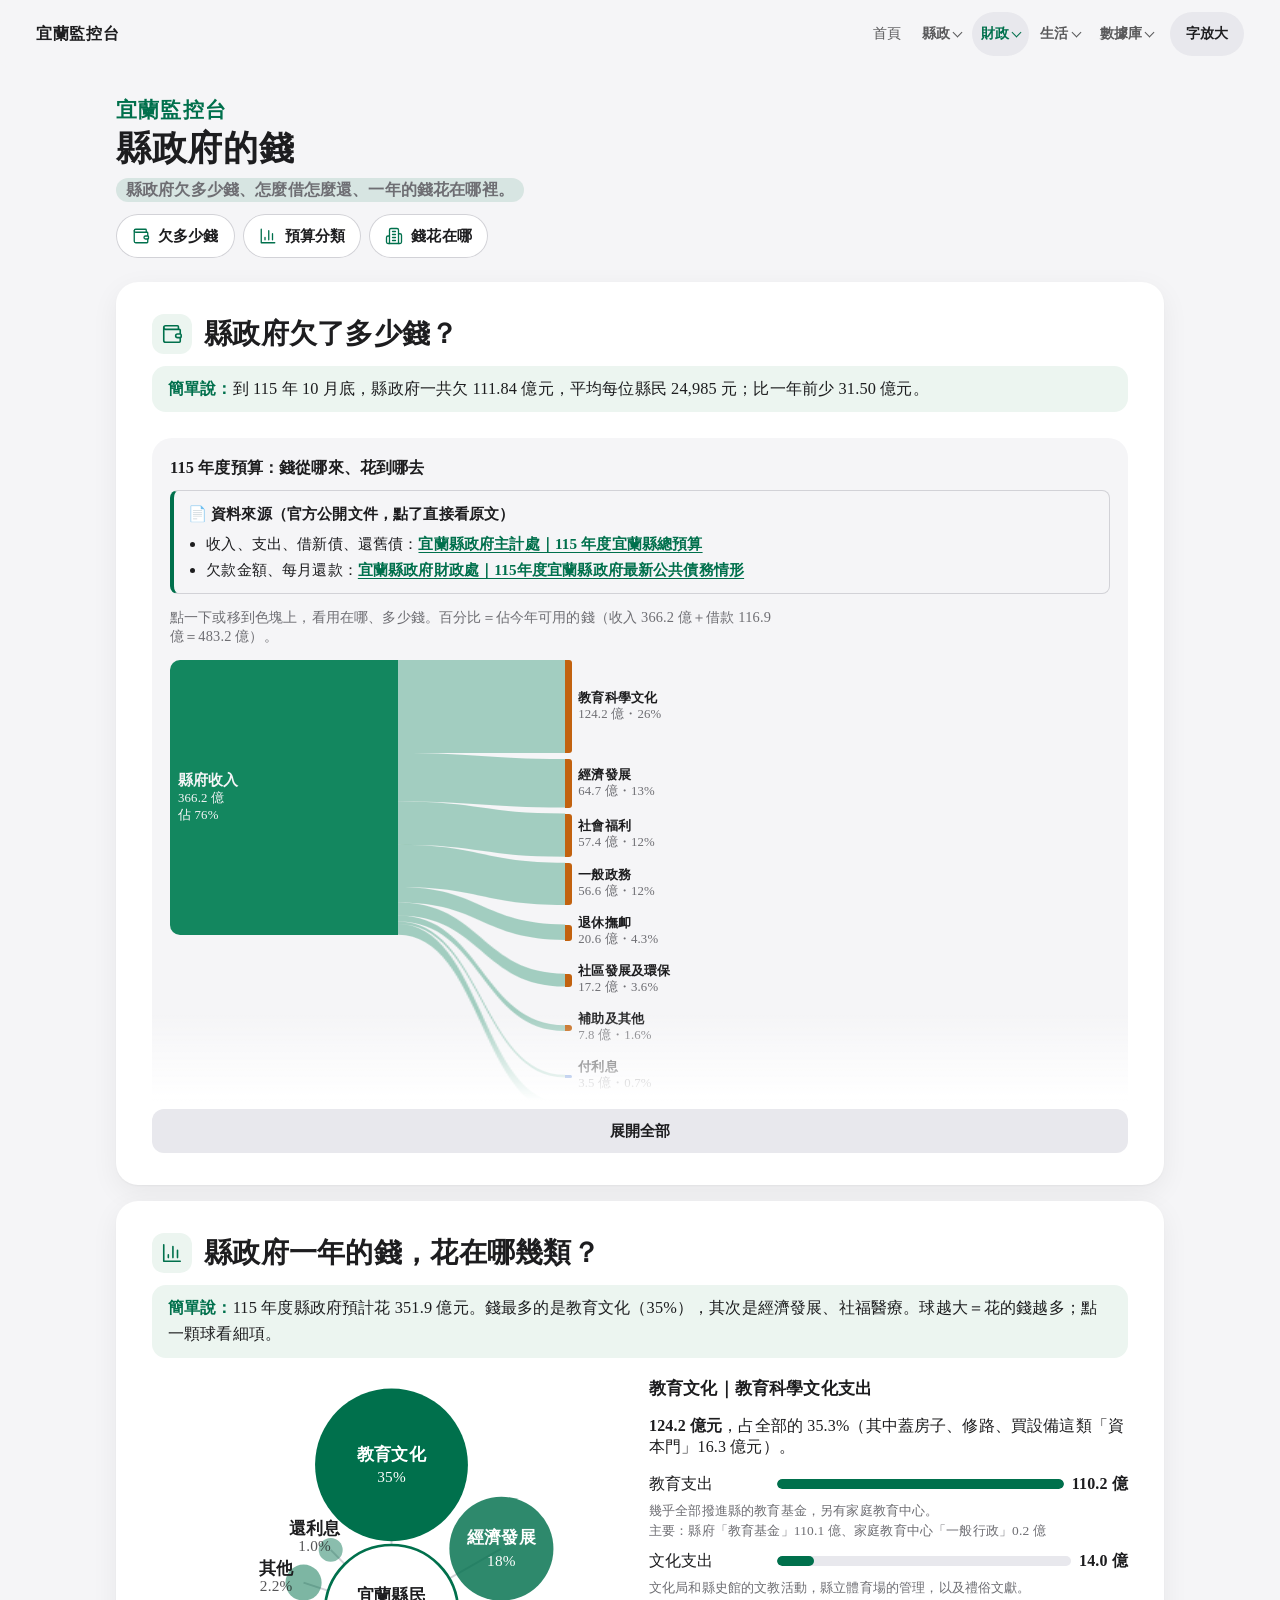
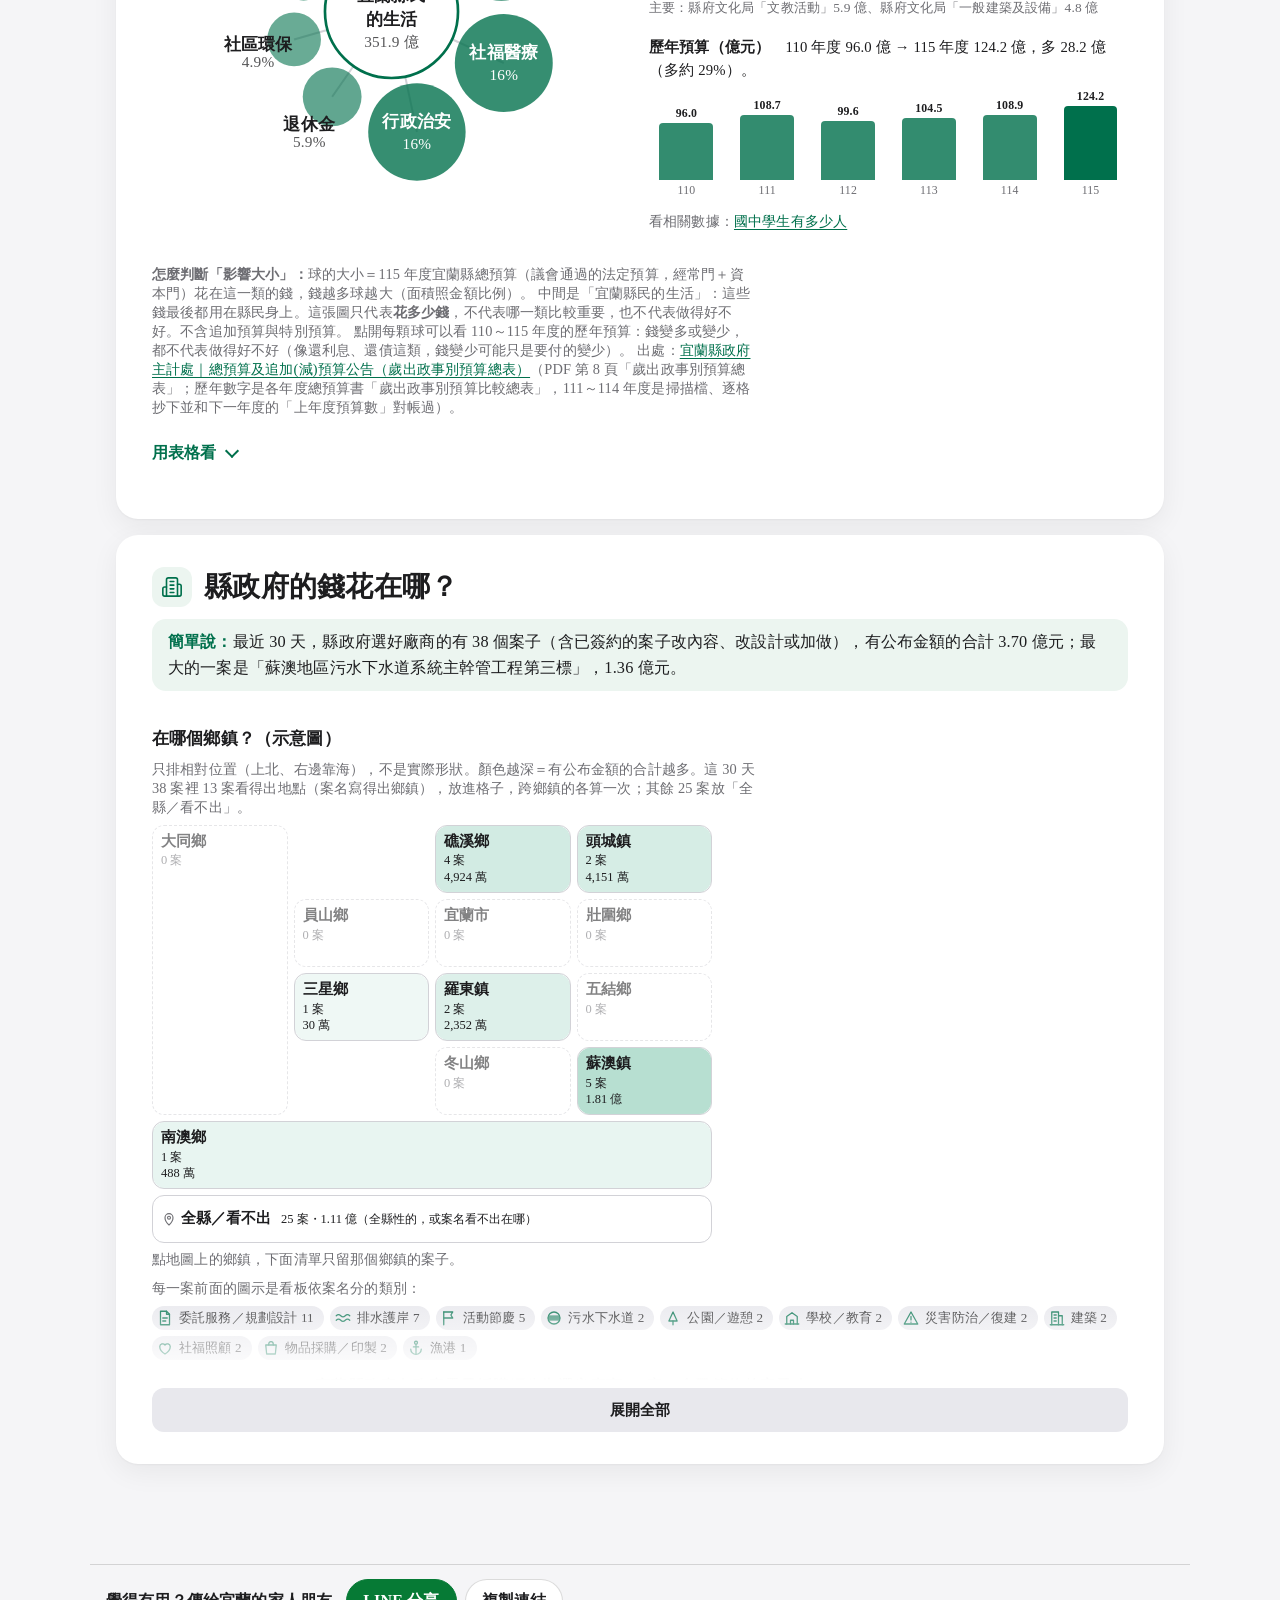
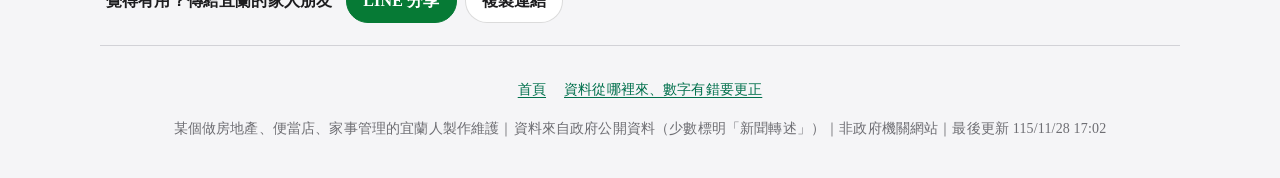
<file: money/index.html>
<!doctype html>
<html lang="zh-Hant-TW" data-page="money"><head><meta charset="utf-8">
<meta name="viewport" content="width=device-width,initial-scale=1,viewport-fit=cover">
<title>縣政府的錢｜宜蘭監控台</title>
<meta name="description" content="縣政府欠多少錢、怎麼借怎麼還、一年的錢花在哪裡。每一個數字都附原始出處。非政府機關網站。">
<meta property="og:type" content="website"><meta property="og:title" content="縣政府的錢｜宜蘭監控台"><meta property="og:description" content="縣政府欠多少錢、怎麼借怎麼還、一年的錢花在哪裡。每一個數字都附原始出處。非政府機關網站。"><meta property="og:url" content="https://yilan.zengzhisui.com/money/">
<meta name="theme-color" media="(prefers-color-scheme: light)" content="#f5f5f7"><meta name="theme-color" media="(prefers-color-scheme: dark)" content="#000000">
<link rel="stylesheet" href="../assets/board.css?v=28659e9974"></head><body>
<a class="skip" href="#main">跳到主要內容</a>
<div class="gnav"><div class="gin"><a class="brand" href="../">宜蘭監控台</a><nav id="nav" aria-label="分類"><a href="../">首頁</a><details class="dd"><summary>縣政</summary><div class=ddp><a class=dda href="../gov/">整頁：縣政與議會 ›</a><a href="../gov/#team">縣府團隊</a><a href="../gov/#speed">辦事天數</a><a href="../gov/#policy">縣府施政</a><a href="../gov/#council">議會</a><a href="../gov/#leader">施政摘錄</a><a href="../gov/#voice">意見箱</a></div></details><details class="dd on"><summary>財政</summary><div class=ddp><a class=dda href="../money/">整頁：縣政府的錢 ›</a><a href="#finance">欠多少錢</a><a href="#impact">預算分類</a><a href="#tender">錢花在哪</a></div></details><details class="dd"><summary>生活</summary><div class=ddp><p class=ddg>買房</p><a class=dda href="../house/">整頁：買房 ›</a><a href="../house/#house">房價</a><a href="../house/#buy">買房試算</a><a href="../house/#howbuy">買房步驟</a><p class=ddg>升學</p><a class=dda href="../school/">整頁：升學 ›</a></div></details><details class="dd"><summary>數據庫</summary><div class=ddp><a class=dda href="../data/">整頁：宜蘭數據庫 ›</a><a href="../data/#trends">趨勢</a><a href="../data/#pop-change">出生死亡</a><a href="../data/#numbers">基本數字</a><a href="../data/#fun">神奇數據</a><a href="../data/#radar">找資料</a><a href="../data/#about">資料從哪裡來</a><p class=ddg>宜蘭數字大全</p><a href="../data/numbers/#c-people">人口與家庭</a><a href="../data/numbers/#c-school">學生與學校</a><a href="../data/numbers/#c-shops">店家與行業</a><a href="../data/numbers/#c-travel">觀光與住宿</a><a href="../data/numbers/#c-train">火車站進出</a><a href="../data/numbers/#c-life">吃飯與生活習慣</a></div></details></nav><details class="toc" id="toc"><summary>目錄</summary><nav class="tocp" aria-label="全部分類和區塊"><ul><li class=tg>首頁</li><li><a href="../"><span class=ti><svg viewBox="0 0 24 24" fill="none" stroke="currentColor" stroke-width="1.75" stroke-linecap="round" stroke-linejoin="round" aria-hidden="true" focusable="false"><path d="M22 7l-8.5 8.5-5-5L2 17"/><path d="M16 7h6v6"/></svg></span><span class=tt><b>首頁</b><small>一眼看懂、所有分類</small></span></a></li><li class=tg>縣政</li><li><a href="../gov/#team"><span class=ti><svg viewBox="0 0 24 24" fill="none" stroke="currentColor" stroke-width="1.75" stroke-linecap="round" stroke-linejoin="round" aria-hidden="true" focusable="false"><path d="M16 21v-2a4 4 0 0 0-4-4H6a4 4 0 0 0-4 4v2"/><circle cx="9" cy="7" r="4"/><path d="M22 21v-2a4 4 0 0 0-3-3.87M16 3.13a4 4 0 0 1 0 7.75"/></svg></span><span class=tt><b>縣府團隊</b><small>縣政府由誰負責？各單位管什麼？</small></span></a></li><li><a href="../gov/#speed"><span class=ti><svg viewBox="0 0 24 24" fill="none" stroke="currentColor" stroke-width="1.75" stroke-linecap="round" stroke-linejoin="round" aria-hidden="true" focusable="false"><path d="M10 2h4M12 14l3-3"/><circle cx="12" cy="14" r="8"/></svg></span><span class=tt><b>辦事天數</b><small>政府辦一件事要多久？</small></span></a></li><li><a href="../gov/#policy"><span class=ti><svg viewBox="0 0 24 24" fill="none" stroke="currentColor" stroke-width="1.75" stroke-linecap="round" stroke-linejoin="round" aria-hidden="true" focusable="false"><path d="m3 11 18-5v12L3 14v-3z"/><path d="M11.6 16.8a3 3 0 1 1-5.8-1.6"/></svg></span><span class=tt><b>縣府施政</b><small>縣政府最近在做什麼？</small></span></a></li><li><a href="../gov/#council"><span class=ti><svg viewBox="0 0 24 24" fill="none" stroke="currentColor" stroke-width="1.75" stroke-linecap="round" stroke-linejoin="round" aria-hidden="true" focusable="false"><path d="M3 22h18M6 18v-7M10 18v-7M14 18v-7M18 18v-7"/><path d="M12 2 20 7H4z"/></svg></span><span class=tt><b>議會</b><small>縣議會通過了什麼？</small></span></a></li><li><a href="../gov/#leader"><span class=ti><svg viewBox="0 0 24 24" fill="none" stroke="currentColor" stroke-width="1.75" stroke-linecap="round" stroke-linejoin="round" aria-hidden="true" focusable="false"><path d="M19 21v-2a4 4 0 0 0-4-4H9a4 4 0 0 0-4 4v2"/><circle cx="12" cy="7" r="4"/></svg></span><span class=tt><b>施政摘錄</b><small>縣府施政報告摘錄：做了什麼、正在做什麼</small></span></a></li><li><a href="../gov/#voice"><span class=ti><svg viewBox="0 0 24 24" fill="none" stroke="currentColor" stroke-width="1.75" stroke-linecap="round" stroke-linejoin="round" aria-hidden="true" focusable="false"><path d="M21 15a2 2 0 0 1-2 2H7l-4 4V5a2 2 0 0 1 2-2h14a2 2 0 0 1 2 2z"/><path d="M8 9h8M8 13h5"/></svg></span><span class=tt><b>意見箱</b><small>你最希望縣政府做什麼？</small></span></a></li><li class=tg>財政</li><li><a href="#finance"><span class=ti><svg viewBox="0 0 24 24" fill="none" stroke="currentColor" stroke-width="1.75" stroke-linecap="round" stroke-linejoin="round" aria-hidden="true" focusable="false"><path d="M19 7V4a1 1 0 0 0-1-1H5a2 2 0 0 0 0 4h15a1 1 0 0 1 1 1v4h-3a2 2 0 0 0 0 4h3a1 1 0 0 0 1-1v-2a1 1 0 0 0-1-1"/><path d="M3 5v14a2 2 0 0 0 2 2h15a1 1 0 0 0 1-1v-4"/></svg></span><span class=tt><b>欠多少錢</b><small>縣政府欠了多少錢？</small></span></a></li><li><a href="#impact"><span class=ti><svg viewBox="0 0 24 24" fill="none" stroke="currentColor" stroke-width="1.75" stroke-linecap="round" stroke-linejoin="round" aria-hidden="true" focusable="false"><path d="M3 3v18h18"/><path d="M18 17V9M13 17V5M8 17v-3"/></svg></span><span class=tt><b>預算分類</b><small>縣政府一年的錢，花在哪幾類？</small></span></a></li><li><a href="#tender"><span class=ti><svg viewBox="0 0 24 24" fill="none" stroke="currentColor" stroke-width="1.75" stroke-linecap="round" stroke-linejoin="round" aria-hidden="true" focusable="false"><path d="M6 22V4a2 2 0 0 1 2-2h8a2 2 0 0 1 2 2v18Z"/><path d="M6 12H4a2 2 0 0 0-2 2v6a2 2 0 0 0 2 2h2"/><path d="M18 9h2a2 2 0 0 1 2 2v9a2 2 0 0 1-2 2h-2"/><path d="M10 6h4M10 10h4M10 14h4M10 18h4"/></svg></span><span class=tt><b>錢花在哪</b><small>縣政府的錢花在哪？</small></span></a></li><li class=tg>生活｜買房</li><li><a href="../house/#house"><span class=ti><svg viewBox="0 0 24 24" fill="none" stroke="currentColor" stroke-width="1.75" stroke-linecap="round" stroke-linejoin="round" aria-hidden="true" focusable="false"><path d="M15 21v-8a1 1 0 0 0-1-1h-4a1 1 0 0 0-1 1v8"/><path d="M3 10a2 2 0 0 1 .709-1.528l7-5.999a2 2 0 0 1 2.582 0l7 5.999A2 2 0 0 1 21 10v9a2 2 0 0 1-2 2H5a2 2 0 0 1-2-2z"/></svg></span><span class=tt><b>房價</b><small>宜蘭的房子多少錢？</small></span></a></li><li><a href="../house/#buy"><span class=ti><svg viewBox="0 0 24 24" fill="none" stroke="currentColor" stroke-width="1.75" stroke-linecap="round" stroke-linejoin="round" aria-hidden="true" focusable="false"><rect width="16" height="20" x="4" y="2" rx="2"/><line x1="8" x2="16" y1="6" y2="6"/><line x1="16" x2="16" y1="14" y2="18"/><path d="M16 10h.01"/><path d="M12 10h.01"/><path d="M8 10h.01"/><path d="M12 14h.01"/><path d="M8 14h.01"/><path d="M12 18h.01"/><path d="M8 18h.01"/></svg></span><span class=tt><b>買房試算</b><small>買房試算：各鄉鎮大概要多少錢？</small></span></a></li><li><a href="../house/#howbuy"><span class=ti><svg viewBox="0 0 24 24" fill="none" stroke="currentColor" stroke-width="1.75" stroke-linecap="round" stroke-linejoin="round" aria-hidden="true" focusable="false"><path d="M22 7l-8.5 8.5-5-5L2 17"/><path d="M16 7h6v6"/></svg></span><span class=tt><b>買房步驟</b><small>在宜蘭買房要怎麼做？</small></span></a></li><li class=tg>生活｜升學</li><li><a href="../school/#school"><span class=ti><svg viewBox="0 0 24 24" fill="none" stroke="currentColor" stroke-width="1.75" stroke-linecap="round" stroke-linejoin="round" aria-hidden="true" focusable="false"><path d="M21.42 10.922a1 1 0 0 0-.019-1.838L12.83 5.18a2 2 0 0 0-1.66 0L2.6 9.08a1 1 0 0 0 0 1.832l8.57 3.908a2 2 0 0 0 1.66 0z"/><path d="M22 10v6"/><path d="M6 12.5V16a6 3 0 0 0 12 0v-3.5"/></svg></span><span class=tt><b>升學</b><small>國中升高中職，要幾分才進得去？</small></span></a></li><li class=tg>數據庫</li><li><a href="../data/#trends"><span class=ti><svg viewBox="0 0 24 24" fill="none" stroke="currentColor" stroke-width="1.75" stroke-linecap="round" stroke-linejoin="round" aria-hidden="true" focusable="false"><path d="M22 7l-8.5 8.5-5-5L2 17"/><path d="M16 7h6v6"/></svg></span><span class=tt><b>趨勢</b><small>宜蘭這幾年怎麼變？</small></span></a></li><li><a href="../data/#pop-change"><span class=ti><svg viewBox="0 0 24 24" fill="none" stroke="currentColor" stroke-width="1.75" stroke-linecap="round" stroke-linejoin="round" aria-hidden="true" focusable="false"><path d="M22 12h-4l-3 9L9 3l-3 9H2"/></svg></span><span class=tt><b>出生死亡</b><small>宜蘭每個月生多少寶寶、走了多少人、多少人搬來搬走？</small></span></a></li><li><a href="../data/#numbers"><span class=ti><svg viewBox="0 0 24 24" fill="none" stroke="currentColor" stroke-width="1.75" stroke-linecap="round" stroke-linejoin="round" aria-hidden="true" focusable="false"><path d="M3 3v18h18"/><path d="M18 17V9M13 17V5M8 17v-3"/></svg></span><span class=tt><b>基本數字</b><small>宜蘭的基本數字</small></span></a></li><li><a href="../data/#fun"><span class=ti><svg viewBox="0 0 24 24" fill="none" stroke="currentColor" stroke-width="1.75" stroke-linecap="round" stroke-linejoin="round" aria-hidden="true" focusable="false"><path d="M9.94 14.06 4 20M12 3l1.9 5.1L19 10l-5.1 1.9L12 17l-1.9-5.1L5 10l5.1-1.9z"/><path d="M19 3v4M17 5h4"/></svg></span><span class=tt><b>神奇數據</b><small>神奇的宜蘭數據</small></span></a></li><li><a href="../data/#radar"><span class=ti><svg viewBox="0 0 24 24" fill="none" stroke="currentColor" stroke-width="1.75" stroke-linecap="round" stroke-linejoin="round" aria-hidden="true" focusable="false"><circle cx="11" cy="11" r="8"/><path d="m21 21-4.3-4.3"/></svg></span><span class=tt><b>找資料</b><small>還有哪些政府資料可以查？</small></span></a></li><li><a href="../data/#about"><span class=ti><svg viewBox="0 0 24 24" fill="none" stroke="currentColor" stroke-width="1.75" stroke-linecap="round" stroke-linejoin="round" aria-hidden="true" focusable="false"><path d="M15 2H6a2 2 0 0 0-2 2v16a2 2 0 0 0 2 2h12a2 2 0 0 0 2-2V7Z"/><path d="M14 2v4a2 2 0 0 0 2 2h4"/><path d="m9 15 2 2 4-4"/></svg></span><span class=tt><b>資料從哪裡來</b><small>資料從哪裡來？有錯怎麼辦？</small></span></a></li><li><a href="../data/numbers/#c-people"><span class=ti><svg viewBox="0 0 24 24" fill="none" stroke="currentColor" stroke-width="1.75" stroke-linecap="round" stroke-linejoin="round" aria-hidden="true" focusable="false"><path d="M3 3v18h18"/><path d="M18 17V9M13 17V5M8 17v-3"/></svg></span><span class=tt><b>人口與家庭</b><small>宜蘭數字大全裡的這一類</small></span></a></li><li><a href="../data/numbers/#c-school"><span class=ti><svg viewBox="0 0 24 24" fill="none" stroke="currentColor" stroke-width="1.75" stroke-linecap="round" stroke-linejoin="round" aria-hidden="true" focusable="false"><path d="M3 3v18h18"/><path d="M18 17V9M13 17V5M8 17v-3"/></svg></span><span class=tt><b>學生與學校</b><small>宜蘭數字大全裡的這一類</small></span></a></li><li><a href="../data/numbers/#c-shops"><span class=ti><svg viewBox="0 0 24 24" fill="none" stroke="currentColor" stroke-width="1.75" stroke-linecap="round" stroke-linejoin="round" aria-hidden="true" focusable="false"><path d="M3 3v18h18"/><path d="M18 17V9M13 17V5M8 17v-3"/></svg></span><span class=tt><b>店家與行業</b><small>宜蘭數字大全裡的這一類</small></span></a></li><li><a href="../data/numbers/#c-travel"><span class=ti><svg viewBox="0 0 24 24" fill="none" stroke="currentColor" stroke-width="1.75" stroke-linecap="round" stroke-linejoin="round" aria-hidden="true" focusable="false"><path d="M3 3v18h18"/><path d="M18 17V9M13 17V5M8 17v-3"/></svg></span><span class=tt><b>觀光與住宿</b><small>宜蘭數字大全裡的這一類</small></span></a></li><li><a href="../data/numbers/#c-train"><span class=ti><svg viewBox="0 0 24 24" fill="none" stroke="currentColor" stroke-width="1.75" stroke-linecap="round" stroke-linejoin="round" aria-hidden="true" focusable="false"><path d="M3 3v18h18"/><path d="M18 17V9M13 17V5M8 17v-3"/></svg></span><span class=tt><b>火車站進出</b><small>宜蘭數字大全裡的這一類</small></span></a></li><li><a href="../data/numbers/#c-life"><span class=ti><svg viewBox="0 0 24 24" fill="none" stroke="currentColor" stroke-width="1.75" stroke-linecap="round" stroke-linejoin="round" aria-hidden="true" focusable="false"><path d="M3 3v18h18"/><path d="M18 17V9M13 17V5M8 17v-3"/></svg></span><span class=tt><b>吃飯與生活習慣</b><small>宜蘭數字大全裡的這一類</small></span></a></li></ul></nav></details><span class="btap"><button type="button" id="bigbtn" aria-pressed="false">字放大</button></span></div></div>
<div class="wrap">
<header class="phero"><p class="eyebrow">宜蘭監控台</p><h1>縣政府的錢</h1><p class="tag">縣政府欠多少錢、怎麼借怎麼還、一年的錢花在哪裡。</p><nav aria-label="這一頁有"><div class="pchips"><a href="#finance"><svg viewBox="0 0 24 24" fill="none" stroke="currentColor" stroke-width="1.75" stroke-linecap="round" stroke-linejoin="round" aria-hidden="true" focusable="false"><path d="M19 7V4a1 1 0 0 0-1-1H5a2 2 0 0 0 0 4h15a1 1 0 0 1 1 1v4h-3a2 2 0 0 0 0 4h3a1 1 0 0 0 1-1v-2a1 1 0 0 0-1-1"/><path d="M3 5v14a2 2 0 0 0 2 2h15a1 1 0 0 0 1-1v-4"/></svg>欠多少錢</a><a href="#impact"><svg viewBox="0 0 24 24" fill="none" stroke="currentColor" stroke-width="1.75" stroke-linecap="round" stroke-linejoin="round" aria-hidden="true" focusable="false"><path d="M3 3v18h18"/><path d="M18 17V9M13 17V5M8 17v-3"/></svg>預算分類</a><a href="#tender"><svg viewBox="0 0 24 24" fill="none" stroke="currentColor" stroke-width="1.75" stroke-linecap="round" stroke-linejoin="round" aria-hidden="true" focusable="false"><path d="M6 22V4a2 2 0 0 1 2-2h8a2 2 0 0 1 2 2v18Z"/><path d="M6 12H4a2 2 0 0 0-2 2v6a2 2 0 0 0 2 2h2"/><path d="M18 9h2a2 2 0 0 1 2 2v9a2 2 0 0 1-2 2h-2"/><path d="M10 6h4M10 10h4M10 14h4M10 18h4"/></svg>錢花在哪</a></div></nav></header><main id="main"><section id="finance"><h2><span class=ic><svg viewBox="0 0 24 24" fill="none" stroke="currentColor" stroke-width="1.75" stroke-linecap="round" stroke-linejoin="round" aria-hidden="true" focusable="false"><path d="M19 7V4a1 1 0 0 0-1-1H5a2 2 0 0 0 0 4h15a1 1 0 0 1 1 1v4h-3a2 2 0 0 0 0 4h3a1 1 0 0 0 1-1v-2a1 1 0 0 0-1-1"/><path d="M3 5v14a2 2 0 0 0 2 2h15a1 1 0 0 0 1-1v-4"/></svg></span>縣政府欠了多少錢？</h2><p class=simple><b>簡單說：</b>到 115 年 10 月底，縣政府一共欠 111.84 億元，平均每位縣民 24,985 元；比一年前少 31.50 億元。</p><div class=sb><style>.fin-flow{margin-top:12px}.fin-sk{position:relative;max-width:760px;margin:12px 0 4px}.fin-rib{position:absolute;inset:0;width:100%;height:100%;overflow:visible}.fin-rib path{fill-opacity:.36;transition:fill-opacity .2s}.fin-hit{position:absolute;cursor:pointer;-webkit-tap-highlight-color:transparent;outline-offset:2px}.fin-hit:hover,.fin-hit:focus{z-index:6}.fin-hit:focus-visible{outline:2px solid var(--accent)}.fin-blk{left:0;width:30%;border-radius:10px 0 0 10px;display:flex;align-items:center;transform-origin:left center}.fin-bt{display:flex;flex-direction:column;padding:6px 8px;color:var(--bg);font-size:.8rem;line-height:1.3;min-width:0}.fin-bt b{font-size:.92rem}.fin-rn{left:52%;right:0;display:flex;align-items:center;border-radius:8px}.fin-rn:hover,.fin-rn:focus{background:var(--chip)}.fin-bar{position:absolute;left:0;width:7px;border-radius:0 3px 3px 0}.fin-rt{display:flex;flex-direction:column;padding-left:13px;font-size:.8rem;line-height:1.25;min-width:0}.fin-rt b{font-weight:600;overflow-wrap:anywhere}.fin-rt span{color:var(--muted);font-variant-numeric:tabular-nums}.fin-cap{margin:8px 0 0;font-size:.95rem}.fin-src{margin:10px 0 12px;padding:10px 14px;border:1px solid var(--line,#ccc);border-left:4px solid var(--accent,#2a6);border-radius:8px;font-size:.95rem;line-height:1.7}.fin-src ul{margin:4px 0 0;padding-left:1.2em}.fin-src a{font-weight:600;text-decoration:underline;word-break:break-all}.fin-tip{position:absolute;top:100%;margin-top:6px;z-index:7;display:flex;flex-direction:column;gap:2px;width:max-content;max-width:min(17rem,74vw);padding:10px 12px;border-radius:12px;background:var(--card);color:var(--fg);border:1px solid var(--edge);box-shadow:var(--shadow-hi);font-size:.84rem;line-height:1.5;text-align:left;white-space:normal;pointer-events:none;display:none}.fin-tip b{font-size:.9rem}.fin-l .fin-tip{left:0}.fin-r .fin-tip{right:0}.fin-up .fin-tip{top:auto;bottom:100%;margin:0 0 6px}.fin-hit:hover>.fin-tip,.fin-hit:focus>.fin-tip{display:flex}.fin-vc{position:relative;display:grid;grid-auto-flow:column;grid-auto-columns:minmax(0,1fr);align-items:end;gap:3px;height:120px;margin:10px 0 2px;border-bottom:1px solid var(--line)}.fin-g{position:static;display:flex;align-items:end;gap:1px;height:100%;border-radius:4px 4px 0 0}.fin-g:hover,.fin-g:focus{background:var(--chip)}.fin-g>i{flex:1;display:block;border-radius:3px 3px 0 0;min-height:2px;transform-origin:bottom}.fin-g>i.fin-0{min-height:0}.fin-g .fin-tip{top:auto;bottom:100%;margin:0 0 6px}.fin-g.fin-hi>i{background:var(--barhi)!important}.fin-law ul{margin:0 0 6px;padding-left:1.1em}.fin-law li{margin:4px 0;line-height:1.55}@media (prefers-reduced-motion:no-preference){.fin-rib path{animation:fin-in .9s var(--ease,ease) both}.fin-hit:hover>.fin-tip,.fin-hit:focus>.fin-tip{animation:fin-pop .18s ease-out both}.fin-blk{animation:fin-grow .6s var(--ease,ease) both}.fin-bar{animation:fin-grow .6s .25s var(--ease,ease) both;transform-origin:left center}.fin-g>i{animation:fin-up .6s var(--ease,ease) both}}@keyframes fin-in{from{opacity:0}to{opacity:1}}@keyframes fin-pop{from{opacity:0;transform:translateY(4px)}to{opacity:1;transform:none}}@keyframes fin-grow{from{transform:scaleX(0)}to{transform:none}}@keyframes fin-up{from{transform:scaleY(0)}to{transform:none}}@media (prefers-reduced-motion:reduce){.fin-rib path{transition:none}}@media (max-width:560px){.fin-bt{padding:4px 6px;font-size:.74rem}.fin-bt b{font-size:.84rem}.fin-rt{font-size:.76rem}}.fin-sk:has([data-k=s0]:is(:hover,:focus)) path[data-s=s0]{fill-opacity:.62}.fin-sk:has([data-k=s1]:is(:hover,:focus)) path[data-s=s1]{fill-opacity:.62}.fin-sk:has([data-k=t0]:is(:hover,:focus)) path[data-t=t0]{fill-opacity:.62}.fin-sk:has([data-k=t1]:is(:hover,:focus)) path[data-t=t1]{fill-opacity:.62}.fin-sk:has([data-k=t2]:is(:hover,:focus)) path[data-t=t2]{fill-opacity:.62}.fin-sk:has([data-k=t3]:is(:hover,:focus)) path[data-t=t3]{fill-opacity:.62}.fin-sk:has([data-k=t4]:is(:hover,:focus)) path[data-t=t4]{fill-opacity:.62}.fin-sk:has([data-k=t5]:is(:hover,:focus)) path[data-t=t5]{fill-opacity:.62}.fin-sk:has([data-k=t6]:is(:hover,:focus)) path[data-t=t6]{fill-opacity:.62}.fin-sk:has([data-k=t7]:is(:hover,:focus)) path[data-t=t7]{fill-opacity:.62}.fin-sk:has([data-k=t8]:is(:hover,:focus)) path[data-t=t8]{fill-opacity:.62}</style><div class="trc fin-flow"><h3>115 年度預算：錢從哪來、花到哪去</h3><div class=fin-src data-clip-after><b>📄 資料來源（官方公開文件，點了直接看原文）</b><ul><li>收入、支出、借新債、還舊債：<a href="https://bgacst.e-land.gov.tw/News_Content.aspx?n=2478&amp;s=390067" target="_blank" rel="noopener">宜蘭縣政府主計處｜115 年度宜蘭縣總預算<span class=vh>（另開新視窗）</span></a></li><li>欠款金額、每月還款：<a href="https://www.e-land.gov.tw/News_Content.aspx?n=9405&amp;s=66439" target="_blank" rel="noopener">宜蘭縣政府財政處｜115年度宜蘭縣政府最新公共債務情形<span class=vh>（另開新視窗）</span></a></li></ul></div><p class=sub>點一下或移到色塊上，看用在哪、多少錢。百分比＝佔今年可用的錢（收入 366.2 億＋借款 116.9 億＝483.2 億）。</p><div class=fin-sk style="height:542px"><svg class=fin-rib viewBox="0 0 100 542" preserveAspectRatio="none" aria-hidden=true focusable=false><path data-s=s0 data-t=t0 d="M30 0.0C41.0 0.0 41.0 0.0 52 0.0V93.1C41.0 93.1 41.0 93.1 30 93.1Z" style="fill:var(--c1)"/><path data-s=s0 data-t=t1 d="M30 93.1C41.0 93.1 41.0 99.1 52 99.1V147.6C41.0 147.6 41.0 141.6 30 141.6Z" style="fill:var(--c1)"/><path data-s=s0 data-t=t2 d="M30 141.6C41.0 141.6 41.0 153.6 52 153.6V196.7C41.0 196.7 41.0 184.7 30 184.7Z" style="fill:var(--c1)"/><path data-s=s0 data-t=t3 d="M30 184.7C41.0 184.7 41.0 202.7 52 202.7V245.1C41.0 245.1 41.0 227.1 30 227.1Z" style="fill:var(--c1)"/><path data-s=s0 data-t=t4 d="M30 227.1C41.0 227.1 41.0 264.4 52 264.4V279.9C41.0 279.9 41.0 242.6 30 242.6Z" style="fill:var(--c1)"/><path data-s=s0 data-t=t5 d="M30 242.6C41.0 242.6 41.0 313.7 52 313.7V326.6C41.0 326.6 41.0 255.5 30 255.5Z" style="fill:var(--c1)"/><path data-s=s0 data-t=t6 d="M30 255.5C41.0 255.5 41.0 365.2 52 365.2V371.0C41.0 371.0 41.0 261.4 30 261.4Z" style="fill:var(--c1)"/><path data-s=s0 data-t=t7 d="M30 261.4C41.0 261.4 41.0 414.8 52 414.8V417.4C41.0 417.4 41.0 263.9 30 263.9Z" style="fill:var(--c1)"/><path data-s=s0 data-t=t8 d="M30 263.9C41.0 263.9 41.0 443.1 52 443.1V453.8C41.0 453.8 41.0 274.7 30 274.7Z" style="fill:var(--c1)"/><path data-s=s1 data-t=t8 d="M30 453.8C41.0 453.8 41.0 453.8 52 453.8V541.5C41.0 541.5 41.0 541.5 30 541.5Z" style="fill:var(--c3)"/></svg><span class="fin-hit fin-l fin-blk" data-k=s0 tabindex=0 role=img aria-label="歲入（今年收進來的錢）：366.23 億元；稅、規費、中央補助等合計；花掉 351.93 億元，剩 14.30 億元 拿去還債" style="top:0.0px;height:274.7px;background:var(--c1)"><span class=fin-bt><b>縣府收入</b><span>366.2 億</span><span>佔 76%</span></span><span class=fin-tip aria-hidden=true><b>歲入（今年收進來的錢）</b><span>366.23 億元</span><span>稅、規費、中央補助等合計</span><span>花掉 351.93 億元，剩 14.30 億元 拿去還債</span></span></span><span class="fin-hit fin-l fin-blk fin-up" data-k=s1 tabindex=0 role=img aria-label="債務之舉借（借進來）：116.93 億元；跟收支剩下的錢一起還舊債本金" style="top:453.8px;height:87.7px;background:var(--c3)"><span class=fin-bt><b>借新債</b><span>116.9 億</span><span>佔 24%</span></span><span class=fin-tip aria-hidden=true><b>借錢（借進來）</b><span>116.93 億元</span><span>跟收支剩下的錢一起還舊債本金</span></span></span><span class="fin-hit fin-r fin-rn" data-k=t0 tabindex=0 role=img aria-label="教育科學文化支出：124.19 億元，佔今年可用的錢 26%；包括：教育 110.2 億、文化 14.0 億" style="top:0.0px;height:93.1px"><i class=fin-bar style="top:0.0px;height:93.1px;background:var(--c2)"></i><span class=fin-rt><b>教育科學文化</b><span>124.2 億・26%</span></span><span class=fin-tip aria-hidden=true><b>教育科學文化支出</b><span>124.19 億元，佔今年可用的錢 26%</span><span>包括：教育 110.2 億、文化 14.0 億</span></span></span><span class="fin-hit fin-r fin-rn" data-k=t1 tabindex=0 role=img aria-label="經濟發展支出：64.67 億元，佔今年可用的錢 13%；包括：農業 37.0 億、工業 3.6 億、交通 16.4 億、其他經濟服務 7.7 億" style="top:99.1px;height:48.5px"><i class=fin-bar style="top:0.0px;height:48.5px;background:var(--c2)"></i><span class=fin-rt><b>經濟發展</b><span>64.7 億・13%</span></span><span class=fin-tip aria-hidden=true><b>經濟發展支出</b><span>64.67 億元，佔今年可用的錢 13%</span><span>包括：農業 37.0 億、工業 3.6 億、交通 16.4 億、其他經濟服務 7.7 億</span></span></span><span class="fin-hit fin-r fin-rn" data-k=t2 tabindex=0 role=img aria-label="社會福利支出：57.38 億元，佔今年可用的錢 12%；包括：社會保險 1.5 億、社會救助 2.0 億、福利服務 27.0 億、國民就業 1.5 億、醫療保健 25.5 億" style="top:153.6px;height:43.0px"><i class=fin-bar style="top:0.0px;height:43.0px;background:var(--c2)"></i><span class=fin-rt><b>社會福利</b><span>57.4 億・12%</span></span><span class=fin-tip aria-hidden=true><b>社會福利支出</b><span>57.38 億元，佔今年可用的錢 12%</span><span>包括：社會保險 1.5 億、社會救助 2.0 億、福利服務 27.0 億、國民就業 1.5 億、醫療保健 25.5 億</span></span></span><span class="fin-hit fin-r fin-rn" data-k=t3 tabindex=0 role=img aria-label="一般政務支出：56.57 億元，佔今年可用的錢 12%；包括：行政 4.9 億、立法 2.8 億、民政 23.9 億、警政 22.3 億、財務 2.7 億" style="top:202.7px;height:42.4px"><i class=fin-bar style="top:0.0px;height:42.4px;background:var(--c2)"></i><span class=fin-rt><b>一般政務</b><span>56.6 億・12%</span></span><span class=fin-tip aria-hidden=true><b>一般政務支出</b><span>56.57 億元，佔今年可用的錢 12%</span><span>包括：行政 4.9 億、立法 2.8 億、民政 23.9 億、警政 22.3 億、財務 2.7 億</span></span></span><span class="fin-hit fin-r fin-rn" data-k=t4 tabindex=0 role=img aria-label="退休撫卹支出：20.65 億元，佔今年可用的錢 4.3%；包括：退休撫卹給付 20.6 億" style="top:251.1px;height:42.0px"><i class=fin-bar style="top:13.3px;height:15.5px;background:var(--c2)"></i><span class=fin-rt><b>退休撫卹</b><span>20.6 億・4.3%</span></span><span class=fin-tip aria-hidden=true><b>退休撫卹支出</b><span>20.65 億元，佔今年可用的錢 4.3%</span><span>包括：退休撫卹給付 20.6 億</span></span></span><span class="fin-hit fin-r fin-rn" data-k=t5 tabindex=0 role=img aria-label="社區發展及環境保護支出：17.19 億元，佔今年可用的錢 3.6%；包括：環境保護 5.3 億、社區發展 11.9 億" style="top:299.1px;height:42.0px"><i class=fin-bar style="top:14.6px;height:12.9px;background:var(--c2)"></i><span class=fin-rt><b>社區發展及環保</b><span>17.2 億・3.6%</span></span><span class=fin-tip aria-hidden=true><b>社區發展及環境保護支出</b><span>17.19 億元，佔今年可用的錢 3.6%</span><span>包括：環境保護 5.3 億、社區發展 11.9 億</span></span></span><span class="fin-hit fin-r fin-rn fin-up" data-k=t6 tabindex=0 role=img aria-label="補助及其他支出：7.83 億元，佔今年可用的錢 1.6%；包括：其他 7.0 億、第二預備金 0.8 億" style="top:347.1px;height:42.0px"><i class=fin-bar style="top:18.1px;height:5.9px;background:var(--c2)"></i><span class=fin-rt><b>補助及其他</b><span>7.8 億・1.6%</span></span><span class=fin-tip aria-hidden=true><b>補助及其他支出</b><span>7.83 億元，佔今年可用的錢 1.6%</span><span>包括：其他 7.0 億、第二預備金 0.8 億</span></span></span><span class="fin-hit fin-r fin-rn fin-up" data-k=t7 tabindex=0 role=img aria-label="債務支出：3.45 億元（債務付息，含手續費等）；114 年度預算 4.00 億元、113 年度實際 3.23 億元" style="top:395.1px;height:42.0px"><i class=fin-bar style="top:19.7px;height:2.6px;background:var(--c3)"></i><span class=fin-rt><b>付利息</b><span>3.5 億・0.7%</span></span><span class=fin-tip aria-hidden=true><b>債務支出</b><span>3.45 億元（債務付息，含手續費等）</span><span>114 年度預算 4.00 億元、113 年度實際 3.23 億元</span></span></span><span class="fin-hit fin-r fin-rn fin-up" data-k=t8 tabindex=0 role=img aria-label="債務之償還（還本金）：131.23 億元；新借 116.93 億元＋收支剩下 14.30 億元" style="top:443.1px;height:98.4px"><i class=fin-bar style="top:0.0px;height:98.4px;background:var(--c3)"></i><span class=fin-rt><b>還舊債本金</b><span>131.2 億・27%</span></span><span class=fin-tip aria-hidden=true><b>債務之償還（還本金）</b><span>131.23 億元</span><span>新借 116.93 億元＋收支剩下 14.30 億元</span></span></span></div><p class=fin-cap>收入扣掉支出剩 14.3 億，和新借的錢一起還舊債。</p></div><div class=trg><div class=trc><h3>每年借多少、還多少、付多少利息</h3><div class=fin-vc><span class="fin-g fin-hit fin-l" tabindex=0 role=img aria-label="105 年度：借進來 119.48 億元；還出去 137.08 億元；付利息：這年的資料還沒收"><i style="height:87.2%;background:var(--c3)"></i><i style="height:100.0%;background:var(--c1)"></i><i class=fin-0></i><span class=fin-tip aria-hidden=true><b>105 年度</b><span>借進來 119.48 億元</span><span>還出去 137.08 億元</span><span>付利息：這年的資料還沒收</span></span></span><span class="fin-g fin-hit fin-l" tabindex=0 role=img aria-label="106 年度：借進來 127.46 億元；還出去 130.37 億元；付利息：這年的資料還沒收"><i style="height:93.0%;background:var(--c3)"></i><i style="height:95.1%;background:var(--c1)"></i><i class=fin-0></i><span class=fin-tip aria-hidden=true><b>106 年度</b><span>借進來 127.46 億元</span><span>還出去 130.37 億元</span><span>付利息：這年的資料還沒收</span></span></span><span class="fin-g fin-hit fin-l" tabindex=0 role=img aria-label="107 年度：借進來 105.36 億元；還出去 109.82 億元；付利息：這年的資料還沒收"><i style="height:76.9%;background:var(--c3)"></i><i style="height:80.1%;background:var(--c1)"></i><i class=fin-0></i><span class=fin-tip aria-hidden=true><b>107 年度</b><span>借進來 105.36 億元</span><span>還出去 109.82 億元</span><span>付利息：這年的資料還沒收</span></span></span><span class="fin-g fin-hit fin-l" tabindex=0 role=img aria-label="108 年度：借進來 63.52 億元；還出去 66.50 億元；付利息：這年的資料還沒收"><i style="height:46.3%;background:var(--c3)"></i><i style="height:48.5%;background:var(--c1)"></i><i class=fin-0></i><span class=fin-tip aria-hidden=true><b>108 年度</b><span>借進來 63.52 億元</span><span>還出去 66.50 億元</span><span>付利息：這年的資料還沒收</span></span></span><span class="fin-g fin-hit fin-l" tabindex=0 role=img aria-label="109 年度：借進來 115.27 億元；還出去 116.43 億元；付利息：這年的資料還沒收"><i style="height:84.1%;background:var(--c3)"></i><i style="height:84.9%;background:var(--c1)"></i><i class=fin-0></i><span class=fin-tip aria-hidden=true><b>109 年度</b><span>借進來 115.27 億元</span><span>還出去 116.43 億元</span><span>付利息：這年的資料還沒收</span></span></span><span class="fin-g fin-hit fin-l" tabindex=0 role=img aria-label="110 年度：借進來 107.85 億元；還出去 107.09 億元；付利息 1.01 億元（預算）"><i style="height:78.7%;background:var(--c3)"></i><i style="height:78.1%;background:var(--c1)"></i><i style="height:2.0%;background:var(--c2)"></i><span class=fin-tip aria-hidden=true><b>110 年度</b><span>借進來 107.85 億元</span><span>還出去 107.09 億元</span><span>付利息 1.01 億元（預算）</span></span></span><span class="fin-g fin-hit fin-r" tabindex=0 role=img aria-label="111 年度：借進來 118.42 億元；還出去 113.07 億元；付利息 1.46 億元（預算）"><i style="height:86.4%;background:var(--c3)"></i><i style="height:82.5%;background:var(--c1)"></i><i style="height:2.0%;background:var(--c2)"></i><span class=fin-tip aria-hidden=true><b>111 年度</b><span>借進來 118.42 億元</span><span>還出去 113.07 億元</span><span>付利息 1.46 億元（預算）</span></span></span><span class="fin-g fin-hit fin-r" tabindex=0 role=img aria-label="112 年度：借進來 108.15 億元；還出去 108.53 億元；付利息 2.74 億元（預算）"><i style="height:78.9%;background:var(--c3)"></i><i style="height:79.2%;background:var(--c1)"></i><i style="height:2.0%;background:var(--c2)"></i><span class=fin-tip aria-hidden=true><b>112 年度</b><span>借進來 108.15 億元</span><span>還出去 108.53 億元</span><span>付利息 2.74 億元（預算）</span></span></span><span class="fin-g fin-hit fin-r" tabindex=0 role=img aria-label="113 年度：借進來 115.44 億元；還出去 116.58 億元；付利息 3.98 億元（預算）"><i style="height:84.2%;background:var(--c3)"></i><i style="height:85.0%;background:var(--c1)"></i><i style="height:2.9%;background:var(--c2)"></i><span class=fin-tip aria-hidden=true><b>113 年度</b><span>借進來 115.44 億元</span><span>還出去 116.58 億元</span><span>付利息 3.98 億元（預算）</span></span></span><span class="fin-g fin-hit fin-r" tabindex=0 role=img aria-label="114 年度：借進來 116.30 億元；還出去 117.43 億元；付利息 4.00 億元（預算）"><i style="height:84.8%;background:var(--c3)"></i><i style="height:85.7%;background:var(--c1)"></i><i style="height:2.9%;background:var(--c2)"></i><span class=fin-tip aria-hidden=true><b>114 年度</b><span>借進來 116.30 億元</span><span>還出去 117.43 億元</span><span>付利息 4.00 億元（預算）</span></span></span><span class="fin-g fin-hit fin-r" tabindex=0 role=img aria-label="115 年度：借進來 116.93 億元；還出去 131.23 億元；付利息 3.45 億元（預算）"><i style="height:85.3%;background:var(--c3)"></i><i style="height:95.7%;background:var(--c1)"></i><i style="height:2.5%;background:var(--c2)"></i><span class=fin-tip aria-hidden=true><b>115 年度</b><span>借進來 116.93 億元</span><span>還出去 131.23 億元</span><span>付利息 3.45 億元（預算）</span></span></span></div><div class=vx aria-hidden=true><span>105</span><span>106</span><span>107</span><span>108</span><span>109</span><span>110</span><span>111</span><span>112</span><span>113</span><span>114</span><span>115</span></div><p class=lg><span><i style="--k:var(--c3)"></i>借進來</span><span><i style="--k:var(--c1)"></i>還出去</span><span><i style="--k:var(--c2)"></i>利息</span></p><p class=sub>借新還舊；還的比借的多，債就變少。</p><p class=sub>借、還在 113 年度以前是決算，之後是預算；利息是預算。</p></div></div><div class=trg><div class=trc><h3>每年年底欠多少</h3><div class=fin-vc><span class="fin-g fin-hit fin-l" tabindex=0 role=img aria-label="105年12月底：共欠 220.91 億元；1 年以上 126.21 億元、未滿 1 年 94.70 億元；每人 48,277 元"><i style="height:100.0%;background:var(--bar)"></i><span class=fin-tip aria-hidden=true><b>105年12月底</b><span>共欠 220.91 億元</span><span>1 年以上 126.21 億元、未滿 1 年 94.70 億元</span><span>每人 48,277 元</span></span></span><span class="fin-g fin-hit fin-l" tabindex=0 role=img aria-label="106年12月底：共欠 216.91 億元；1 年以上 122.71 億元、未滿 1 年 94.20 億元；每人 47,496 元"><i style="height:98.2%;background:var(--bar)"></i><span class=fin-tip aria-hidden=true><b>106年12月底</b><span>共欠 216.91 億元</span><span>1 年以上 122.71 億元、未滿 1 年 94.20 億元</span><span>每人 47,496 元</span></span></span><span class="fin-g fin-hit fin-l" tabindex=0 role=img aria-label="107年12月底：共欠 211.91 億元；1 年以上 118.21 億元、未滿 1 年 93.70 億元；每人 46,535 元"><i style="height:95.9%;background:var(--bar)"></i><span class=fin-tip aria-hidden=true><b>107年12月底</b><span>共欠 211.91 億元</span><span>1 年以上 118.21 億元、未滿 1 年 93.70 億元</span><span>每人 46,535 元</span></span></span><span class="fin-g fin-hit fin-l" tabindex=0 role=img aria-label="108年12月底：共欠 207.91 億元；1 年以上 115.21 億元、未滿 1 年 92.70 億元；每人 45,772 元"><i style="height:94.1%;background:var(--bar)"></i><span class=fin-tip aria-hidden=true><b>108年12月底</b><span>共欠 207.91 億元</span><span>1 年以上 115.21 億元、未滿 1 年 92.70 億元</span><span>每人 45,772 元</span></span></span><span class="fin-g fin-hit fin-l" tabindex=0 role=img aria-label="109年12月底：共欠 203.91 億元；1 年以上 114.03 億元、未滿 1 年 89.88 億元；每人 44,989 元"><i style="height:92.3%;background:var(--bar)"></i><span class=fin-tip aria-hidden=true><b>109年12月底</b><span>共欠 203.91 億元</span><span>1 年以上 114.03 億元、未滿 1 年 89.88 億元</span><span>每人 44,989 元</span></span></span><span class="fin-g fin-hit fin-l" tabindex=0 role=img aria-label="110年12月底：共欠 197.91 億元；1 年以上 112.88 億元、未滿 1 年 85.03 億元；每人 43,888 元"><i style="height:89.6%;background:var(--bar)"></i><span class=fin-tip aria-hidden=true><b>110年12月底</b><span>共欠 197.91 億元</span><span>1 年以上 112.88 億元、未滿 1 年 85.03 億元</span><span>每人 43,888 元</span></span></span><span class="fin-g fin-hit fin-r" tabindex=0 role=img aria-label="111年12月底：共欠 189.91 億元；1 年以上 111.74 億元、未滿 1 年 78.17 億元；每人 42,302 元"><i style="height:86.0%;background:var(--bar)"></i><span class=fin-tip aria-hidden=true><b>111年12月底</b><span>共欠 189.91 億元</span><span>1 年以上 111.74 億元、未滿 1 年 78.17 億元</span><span>每人 42,302 元</span></span></span><span class="fin-g fin-hit fin-r" tabindex=0 role=img aria-label="112年12月底：共欠 185.61 億元；1 年以上 110.56 億元、未滿 1 年 75.05 億元；每人 41,249 元"><i style="height:84.0%;background:var(--bar)"></i><span class=fin-tip aria-hidden=true><b>112年12月底</b><span>共欠 185.61 億元</span><span>1 年以上 110.56 億元、未滿 1 年 75.05 億元</span><span>每人 41,249 元</span></span></span><span class="fin-g fin-hit fin-r" tabindex=0 role=img aria-label="113年12月底：共欠 179.47 億元；1 年以上 109.42 億元、未滿 1 年 70.05 億元；每人 39,949 元"><i style="height:81.2%;background:var(--bar)"></i><span class=fin-tip aria-hidden=true><b>113年12月底</b><span>共欠 179.47 億元</span><span>1 年以上 109.42 億元、未滿 1 年 70.05 億元</span><span>每人 39,949 元</span></span></span><span class="fin-g fin-hit fin-r" tabindex=0 role=img aria-label="114年12月底：共欠 143.34 億元；1 年以上 108.29 億元、未滿 1 年 35.05 億元；每人 31,886 元"><i style="height:64.9%;background:var(--bar)"></i><span class=fin-tip aria-hidden=true><b>114年12月底</b><span>共欠 143.34 億元</span><span>1 年以上 108.29 億元、未滿 1 年 35.05 億元</span><span>每人 31,886 元</span></span></span><span class="fin-g fin-hit fin-r fin-hi" tabindex=0 role=img aria-label="115年10月底：共欠 111.84 億元；1 年以上 86.78 億元、未滿 1 年 25.05 億元；每人 24,985 元"><i style="height:50.6%;background:var(--bar)"></i><span class=fin-tip aria-hidden=true><b>115年10月底</b><span>共欠 111.84 億元</span><span>1 年以上 86.78 億元、未滿 1 年 25.05 億元</span><span>每人 24,985 元</span></span></span></div><div class=vx aria-hidden=true><span>105</span><span>106</span><span>107</span><span>108</span><span>109</span><span>110</span><span>111</span><span>112</span><span>113</span><span>114</span><span>115</span></div><p class=sub>最後一根是 115年10月底。</p></div><div class=trc><h3>最近 13 個月，每月底欠多少</h3><div class=fin-vc><span class="fin-g fin-hit fin-l" tabindex=0 role=img aria-label="114年10月底：共欠 143.34 億元；1 年以上 108.29 億元、未滿 1 年 35.05 億元；每人 31,853 元"><i style="height:100.0%;background:var(--bar)"></i><span class=fin-tip aria-hidden=true><b>114年10月底</b><span>共欠 143.34 億元</span><span>1 年以上 108.29 億元、未滿 1 年 35.05 億元</span><span>每人 31,853 元</span></span></span><span class="fin-g fin-hit fin-l" tabindex=0 role=img aria-label="114年11月底：共欠 143.34 億元；1 年以上 108.29 億元、未滿 1 年 35.05 億元；每人 31,886 元"><i style="height:100.0%;background:var(--bar)"></i><span class=fin-tip aria-hidden=true><b>114年11月底</b><span>共欠 143.34 億元</span><span>1 年以上 108.29 億元、未滿 1 年 35.05 億元</span><span>每人 31,886 元</span></span></span><span class="fin-g fin-hit fin-l" tabindex=0 role=img aria-label="114年12月底：共欠 143.34 億元；1 年以上 108.29 億元、未滿 1 年 35.05 億元；每人 31,886 元"><i style="height:100.0%;background:var(--bar)"></i><span class=fin-tip aria-hidden=true><b>114年12月底</b><span>共欠 143.34 億元</span><span>1 年以上 108.29 億元、未滿 1 年 35.05 億元</span><span>每人 31,886 元</span></span></span><span class="fin-g fin-hit fin-l" tabindex=0 role=img aria-label="115年1月底：共欠 143.34 億元；1 年以上 108.29 億元、未滿 1 年 35.05 億元；每人 31,918 元"><i style="height:100.0%;background:var(--bar)"></i><span class=fin-tip aria-hidden=true><b>115年1月底</b><span>共欠 143.34 億元</span><span>1 年以上 108.29 億元、未滿 1 年 35.05 億元</span><span>每人 31,918 元</span></span></span><span class="fin-g fin-hit fin-l" tabindex=0 role=img aria-label="115年2月底：共欠 143.34 億元；1 年以上 108.29 億元、未滿 1 年 35.05 億元；每人 31,934 元"><i style="height:100.0%;background:var(--bar)"></i><span class=fin-tip aria-hidden=true><b>115年2月底</b><span>共欠 143.34 億元</span><span>1 年以上 108.29 億元、未滿 1 年 35.05 億元</span><span>每人 31,934 元</span></span></span><span class="fin-g fin-hit fin-l" tabindex=0 role=img aria-label="115年3月底：共欠 142.25 億元；1 年以上 107.19 億元、未滿 1 年 35.05 億元；每人 31,690 元"><i style="height:99.2%;background:var(--bar)"></i><span class=fin-tip aria-hidden=true><b>115年3月底</b><span>共欠 142.25 億元</span><span>1 年以上 107.19 億元、未滿 1 年 35.05 億元</span><span>每人 31,690 元</span></span></span><span class="fin-g fin-hit fin-l" tabindex=0 role=img aria-label="115年4月底：共欠 142.25 億元；1 年以上 107.19 億元、未滿 1 年 35.05 億元；每人 31,697 元"><i style="height:99.2%;background:var(--bar)"></i><span class=fin-tip aria-hidden=true><b>115年4月底</b><span>共欠 142.25 億元</span><span>1 年以上 107.19 億元、未滿 1 年 35.05 億元</span><span>每人 31,697 元</span></span></span><span class="fin-g fin-hit fin-r" tabindex=0 role=img aria-label="115年5月底：共欠 137.25 億元；1 年以上 102.19 億元、未滿 1 年 35.05 億元；每人 30,589 元"><i style="height:95.7%;background:var(--bar)"></i><span class=fin-tip aria-hidden=true><b>115年5月底</b><span>共欠 137.25 億元</span><span>1 年以上 102.19 億元、未滿 1 年 35.05 億元</span><span>每人 30,589 元</span></span></span><span class="fin-g fin-hit fin-r" tabindex=0 role=img aria-label="115年6月底：共欠 131.84 億元；1 年以上 96.78 億元、未滿 1 年 35.05 億元；每人 29,394 元"><i style="height:92.0%;background:var(--bar)"></i><span class=fin-tip aria-hidden=true><b>115年6月底</b><span>共欠 131.84 億元</span><span>1 年以上 96.78 億元、未滿 1 年 35.05 億元</span><span>每人 29,394 元</span></span></span><span class="fin-g fin-hit fin-r" tabindex=0 role=img aria-label="115年7月底：共欠 121.84 億元；1 年以上 96.78 億元、未滿 1 年 25.05 億元；每人 27,176 元"><i style="height:85.0%;background:var(--bar)"></i><span class=fin-tip aria-hidden=true><b>115年7月底</b><span>共欠 121.84 億元</span><span>1 年以上 96.78 億元、未滿 1 年 25.05 億元</span><span>每人 27,176 元</span></span></span><span class="fin-g fin-hit fin-r" tabindex=0 role=img aria-label="115年8月底：共欠 121.84 億元；1 年以上 96.78 億元、未滿 1 年 25.05 億元；每人 27,192 元"><i style="height:85.0%;background:var(--bar)"></i><span class=fin-tip aria-hidden=true><b>115年8月底</b><span>共欠 121.84 億元</span><span>1 年以上 96.78 億元、未滿 1 年 25.05 億元</span><span>每人 27,192 元</span></span></span><span class="fin-g fin-hit fin-r" tabindex=0 role=img aria-label="115年9月底：共欠 111.84 億元；1 年以上 86.78 億元、未滿 1 年 25.05 億元；每人 24,970 元"><i style="height:78.0%;background:var(--bar)"></i><span class=fin-tip aria-hidden=true><b>115年9月底</b><span>共欠 111.84 億元</span><span>1 年以上 86.78 億元、未滿 1 年 25.05 億元</span><span>每人 24,970 元</span></span></span><span class="fin-g fin-hit fin-r fin-hi" tabindex=0 role=img aria-label="115年10月底：共欠 111.84 億元；1 年以上 86.78 億元、未滿 1 年 25.05 億元；每人 24,985 元"><i style="height:78.0%;background:var(--bar)"></i><span class=fin-tip aria-hidden=true><b>115年10月底</b><span>共欠 111.84 億元</span><span>1 年以上 86.78 億元、未滿 1 年 25.05 億元</span><span>每人 24,985 元</span></span></span></div><div class=vx aria-hidden=true><span>10月</span><span>11月</span><span>12月</span><span>1月</span><span>2月</span><span>3月</span><span>4月</span><span>5月</span><span>6月</span><span>7月</span><span>8月</span><span>9月</span><span>10月</span></div><p class=sub>縣府每月 10 日公告上月底的數字。</p></div></div><details class=fin-law><summary>法律怎麼規定能借多少（展開）</summary><ul><li>借錢主要用來補建設、設備不夠的錢（第 4 條第 3 項）。</li><li>每縣 1 年以上債務，上限是總預算加特別預算歲出的 50%（第 5 條第 4 項）。</li><li>未滿 1 年的借款，上限是當年度歲出的 30%（第 5 條第 10 項）。</li><li>每年新借多少、全國合計多少，另有上限公式（第 5 條第 1、8 項）。</li><li>以自己收入還的「自償性債務」，審議通過可不算進上限（第 5 條第 5 項）。</li><li>每年至少要編 1 年以上債務餘額的 1% 來還本（第 12 條）。</li><li>法條算預算數，上面是實際餘額，這裡不自己算比率。</li><li>跟哪家銀行借、利率多少，縣府公告沒有列出。</li></ul><p class=sub>完整規定看<a href="https://law.moj.gov.tw/LawClass/LawAll.aspx?pcode=G0360033" target="_blank" rel="noopener">公共債務法（全國法規資料庫）<span class=vh>（另開新視窗）</span></a>。</p></details><details><summary>最近 12 個月明細</summary><div class=tw><table role=table class=cards data-lab=2><thead><tr role=row><th role=columnheader>時間</th><th role=columnheader>1 年以上</th><th role=columnheader>未滿 1 年</th><th role=columnheader>合計</th><th role=columnheader>每人負擔</th></tr></thead><tbody><tr role=row><td role=cell class=d>115年10月底</td><td role=cell data-th="1 年以上" class=n>86.78 億元</td><td role=cell data-th="未滿 1 年" class=n>25.05 億元</td><td role=cell data-th="合計" class=n>111.84 億元</td><td role=cell data-th="每人負擔" class=n>24,985 元</td></tr><tr role=row><td role=cell class=d>115年9月底</td><td role=cell data-th="1 年以上" class=n>86.78 億元</td><td role=cell data-th="未滿 1 年" class=n>25.05 億元</td><td role=cell data-th="合計" class=n>111.84 億元</td><td role=cell data-th="每人負擔" class=n>24,970 元</td></tr><tr role=row><td role=cell class=d>115年8月底</td><td role=cell data-th="1 年以上" class=n>96.78 億元</td><td role=cell data-th="未滿 1 年" class=n>25.05 億元</td><td role=cell data-th="合計" class=n>121.84 億元</td><td role=cell data-th="每人負擔" class=n>27,192 元</td></tr><tr role=row><td role=cell class=d>115年7月底</td><td role=cell data-th="1 年以上" class=n>96.78 億元</td><td role=cell data-th="未滿 1 年" class=n>25.05 億元</td><td role=cell data-th="合計" class=n>121.84 億元</td><td role=cell data-th="每人負擔" class=n>27,176 元</td></tr><tr role=row><td role=cell class=d>115年6月底</td><td role=cell data-th="1 年以上" class=n>96.78 億元</td><td role=cell data-th="未滿 1 年" class=n>35.05 億元</td><td role=cell data-th="合計" class=n>131.84 億元</td><td role=cell data-th="每人負擔" class=n>29,394 元</td></tr><tr role=row><td role=cell class=d>115年5月底</td><td role=cell data-th="1 年以上" class=n>102.19 億元</td><td role=cell data-th="未滿 1 年" class=n>35.05 億元</td><td role=cell data-th="合計" class=n>137.25 億元</td><td role=cell data-th="每人負擔" class=n>30,589 元</td></tr><tr role=row><td role=cell class=d>115年4月底</td><td role=cell data-th="1 年以上" class=n>107.19 億元</td><td role=cell data-th="未滿 1 年" class=n>35.05 億元</td><td role=cell data-th="合計" class=n>142.25 億元</td><td role=cell data-th="每人負擔" class=n>31,697 元</td></tr><tr role=row><td role=cell class=d>115年3月底</td><td role=cell data-th="1 年以上" class=n>107.19 億元</td><td role=cell data-th="未滿 1 年" class=n>35.05 億元</td><td role=cell data-th="合計" class=n>142.25 億元</td><td role=cell data-th="每人負擔" class=n>31,690 元</td></tr><tr role=row><td role=cell class=d>115年2月底</td><td role=cell data-th="1 年以上" class=n>108.29 億元</td><td role=cell data-th="未滿 1 年" class=n>35.05 億元</td><td role=cell data-th="合計" class=n>143.34 億元</td><td role=cell data-th="每人負擔" class=n>31,934 元</td></tr><tr role=row><td role=cell class=d>115年1月底</td><td role=cell data-th="1 年以上" class=n>108.29 億元</td><td role=cell data-th="未滿 1 年" class=n>35.05 億元</td><td role=cell data-th="合計" class=n>143.34 億元</td><td role=cell data-th="每人負擔" class=n>31,918 元</td></tr><tr role=row><td role=cell class=d>114年12月底</td><td role=cell data-th="1 年以上" class=n>108.29 億元</td><td role=cell data-th="未滿 1 年" class=n>35.05 億元</td><td role=cell data-th="合計" class=n>143.34 億元</td><td role=cell data-th="每人負擔" class=n>31,886 元</td></tr><tr role=row><td role=cell class=d>114年11月底</td><td role=cell data-th="1 年以上" class=n>108.29 億元</td><td role=cell data-th="未滿 1 年" class=n>35.05 億元</td><td role=cell data-th="合計" class=n>143.34 億元</td><td role=cell data-th="每人負擔" class=n>31,886 元</td></tr></tbody></table></div><p class=sub>另有靠計畫收入還的借款（含非營業特種基金）51.91 億元，不算進上面合計。</p></details><p class=sub>出處：<a href="https://www.e-land.gov.tw/News_Content.aspx?n=9405&amp;s=66439" target="_blank" rel="noopener">宜蘭縣政府財政處「115年度宜蘭縣政府最新公共債務情形」<span class=vh>（另開新視窗）</span></a>；<a href="https://bgacst.e-land.gov.tw/News_Content.aspx?n=2478&amp;s=390067" target="_blank" rel="noopener">宜蘭縣 115 年度總預算<span class=vh>（另開新視窗）</span></a>（歲出政事別總表、融資調度表、總說明）；數字都照原始公告。</p></div></section><section id="impact"><h2><span class=ic><svg viewBox="0 0 24 24" fill="none" stroke="currentColor" stroke-width="1.75" stroke-linecap="round" stroke-linejoin="round" aria-hidden="true" focusable="false"><path d="M3 3v18h18"/><path d="M18 17V9M13 17V5M8 17v-3"/></svg></span>縣政府一年的錢，花在哪幾類？</h2><p class=simple><b>簡單說：</b>115 年度縣政府預計花 351.9 億元。錢最多的是教育文化（35%），其次是經濟發展、社福醫療。球越大＝花的錢越多；點一顆球看細項。</p><div class=sb><div class=bbw><svg class=bbs viewBox="0 0 360 360" role=group aria-label="115 年度縣預算各類支出球球圖"><line x1="180.0" y1="180.0" x2="180.0" y2="69.8" class=bbl /><g class=bbg role=button tabindex=0 data-i="0" aria-label="教育文化：124.2 億元，占 35.3%"><circle cx="180.0" cy="69.8" r="54.2" class=bbh /><circle cx="180.0" cy="69.8" r="54.2" class=bbc style="opacity:1.00"/><text x="180.0" y="65.8" class=bbt>教育文化</text><text x="180.0" y="82.8" class=bbv>35%</text></g><line x1="180.0" y1="180.0" x2="262.6" y2="132.8" class=bbl /><g class=bbg role=button tabindex=0 data-i="1" aria-label="經濟發展：64.7 億元，占 18.4%"><circle cx="262.6" cy="132.8" r="39.1" class=bbh /><circle cx="262.6" cy="132.8" r="39.1" class=bbc style="opacity:0.82"/><text x="262.6" y="128.8" class=bbt>經濟發展</text><text x="262.6" y="145.8" class=bbv>18%</text></g><line x1="180.0" y1="180.0" x2="264.4" y2="218.7" class=bbl /><g class=bbg role=button tabindex=0 data-i="2" aria-label="社福醫療：57.4 億元，占 16.3%"><circle cx="264.4" cy="218.7" r="36.8" class=bbh /><circle cx="264.4" cy="218.7" r="36.8" class=bbc style="opacity:0.79"/><text x="264.4" y="214.7" class=bbt>社福醫療</text><text x="264.4" y="231.7" class=bbv>16%</text></g><line x1="180.0" y1="180.0" x2="199.1" y2="270.6" class=bbl /><g class=bbg role=button tabindex=0 data-i="3" aria-label="行政治安：56.6 億元，占 16.1%"><circle cx="199.1" cy="270.6" r="36.6" class=bbh /><circle cx="199.1" cy="270.6" r="36.6" class=bbc style="opacity:0.79"/><text x="199.1" y="266.6" class=bbt>行政治安</text><text x="199.1" y="283.6" class=bbv>16%</text></g><line x1="180.0" y1="180.0" x2="135.4" y2="244.1" class=bbl /><g class=bbg role=button tabindex=0 data-i="4" aria-label="退休金：20.6 億元，占 5.9%"><circle cx="135.4" cy="244.1" r="30.0" class=bbh /><circle cx="135.4" cy="244.1" r="22.1" class=bbc style="opacity:0.62"/><text x="118.2" y="268.8" class="bbt sm" text-anchor="end">退休金</text><text x="118.2" y="281.8" class="bbv sm" text-anchor="end">5.9%</text></g><line x1="180.0" y1="180.0" x2="106.8" y2="201.0" class=bbl /><g class=bbg role=button tabindex=0 data-i="5" aria-label="社區環保：17.2 億元，占 4.9%"><circle cx="106.8" cy="201.0" r="30.0" class=bbh /><circle cx="106.8" cy="201.0" r="20.2" class=bbc style="opacity:0.59"/><text x="79.7" y="208.8" class="bbt sm" text-anchor="end">社區環保</text><text x="79.7" y="221.8" class="bbv sm" text-anchor="end">4.9%</text></g><line x1="180.0" y1="180.0" x2="113.9" y2="158.3" class=bbl /><g class=bbg role=button tabindex=0 data-i="6" aria-label="其他：7.8 億元，占 2.2%"><circle cx="113.9" cy="158.3" r="30.0" class=bbh /><circle cx="113.9" cy="158.3" r="13.6" class=bbc style="opacity:0.51"/><text x="93.3" y="151.5" class="bbt sm" text-anchor="end">其他</text><text x="93.3" y="164.5" class="bbv sm" text-anchor="end">2.2%</text></g><line x1="180.0" y1="180.0" x2="134.3" y2="133.7" class=bbl /><g class=bbg role=button tabindex=0 data-i="7" aria-label="還利息：3.5 億元，占 1.0%"><circle cx="134.3" cy="133.7" r="30.0" class=bbh /><circle cx="134.3" cy="133.7" r="9.0" class=bbc style="opacity:0.46"/><text x="122.3" y="121.6" class="bbt sm" text-anchor="end">還利息</text><text x="122.3" y="134.6" class="bbv sm" text-anchor="end">1.0%</text></g><circle cx="180.0" cy="180.0" r="50" class=bbm /><text x="180.0" y="172.0" class="bbt ct">宜蘭縣民</text><text x="180.0" y="190.0" class="bbt ct">的生活</text><text x="180.0" y="207.0" class="bbv ct">351.9 億</text></svg>
<div class=bbtip role=tooltip hidden></div><template data-t="0"><b class=bbth>教育文化　124.2 億元（35.3%）</b><ul><li><b>教育支出 110.2 億</b>：幾乎全部撥進縣的教育基金，另有家庭教育中心。<span class=bbpg>主要：縣府「教育基金」110.1 億、家庭教育中心「一般行政」0.2 億</span></li><li><b>文化支出 14.0 億</b>：文化局和縣史館的文教活動，縣立體育場的管理，以及禮俗文獻。<span class=bbpg>主要：縣府文化局「文教活動」5.9 億、縣府文化局「一般建築及設備」4.8 億</span></li></ul><small>點一下看歷年變化。</small></template><template data-t="1"><b class=bbth>經濟發展　64.7 億元（18.4%）</b><ul><li><b>農業支出 37.0 億</b>：水利建設和水利業務、農業管理與輔導、農漁業工程，以及防疫所、漁業發展所、樹藝景觀所。<span class=bbpg>主要：縣府「水利建設」21.9 億、縣府「農業管理與輔導業務」3.8 億</span></li><li><b>交通支出 16.4 億</b>：交通建設和交通業務。<span class=bbpg>主要：縣府「交通建設」12.6 億、縣府「交通業務」3.8 億</span></li><li><b>其他經濟服務支出 7.7 億</b>：工商與觀光事業管理、觀光區整建工程和公共建設。<span class=bbpg>主要：縣府「工商與觀光事業管理」2.9 億、縣府「觀光區整建工程」2.6 億</span></li><li><b>工業支出 3.6 億</b>：建管行政、工礦管理和經建設施。<span class=bbpg>主要：縣府「工礦管理」2.2 億、縣府「建管行政」1.0 億</span></li></ul><small>點一下看歷年變化。</small></template><template data-t="2"><b class=bbth>社福醫療　57.4 億元（16.3%）</b><ul><li><b>福利服務支出 27.0 億</b>：社政業務和社會福利設施。<span class=bbpg>主要：縣府「社政業務」26.7 億、縣府「社會福利設施」0.3 億</span></li><li><b>醫療保健支出 25.5 億</b>：長期照護服務管理所的長期照護，以及衛生局的衛生業務和衛生所業務。<span class=bbpg>主要：長期照護服務管理所「長期照護」18.0 億、縣府衛生局「衛生業務」3.2 億</span></li><li><b>社會救助支出 2.0 億</b>：縣政府的社會救濟經費。<span class=bbpg>主要：縣府「社會救濟」2.0 億</span></li><li><b>社會保險支出 1.5 億</b>：縣政府編列的社會保險經費。<span class=bbpg>主要：縣府「社會保險」1.5 億</span></li><li><b>國民就業支出 1.5 億</b>：勞資關係與福利、勞政福利設施。<span class=bbpg>主要：縣府「勞資關係與福利」1.4 億、縣府「勞政福利設施」0.1 億</span></li></ul><small>點一下看歷年變化。</small></template><template data-t="3"><b class=bbth>行政治安　56.6 億元（16.1%）</b><ul><li><b>民政支出 23.9 億</b>：消防局、原住民事務所、戶政和地政事務所，以及民政業務和農地重劃區改善工程。<span class=bbpg>主要：縣府消防局「一般行政」6.1 億、原住民事務所「原住民行政」3.3 億</span></li><li><b>警政支出 22.3 億</b>：警察局的一般行政、警政業務和建築設備。<span class=bbpg>主要：縣府警察局「一般行政」19.6 億、縣府警察局「警政業務」1.6 億</span></li><li><b>行政支出 4.9 億</b>：縣政府的一般行政、主計、人事、政風業務和施政計畫綜合業務。<span class=bbpg>主要：縣府「一般行政」1.8 億、縣府「施政計畫綜合業務」1.2 億</span></li><li><b>立法支出 2.8 億</b>：縣議會的一般行政和議事業務。<span class=bbpg>主要：議會「議事業務」1.8 億、議會「一般行政」1.0 億</span></li><li><b>財務支出 2.7 億</b>：財政稅務局：稅捐稽徵、財政和公產業務。<span class=bbpg>主要：縣府財政稅務局「一般行政」2.1 億、縣府財政稅務局「稅捐稽徵業務」0.4 億</span></li></ul><small>點一下看歷年變化。</small></template><template data-t="4"><b class=bbth>退休金　20.6 億元（5.9%）</b><ul><li><b>退休撫卹給付支出 20.6 億</b>：教育基金的退休撫卹經費。<span class=bbpg>主要：縣府「教育基金退撫」14.6 億</span></li></ul><small>點一下看歷年變化。</small></template><template data-t="5"><b class=bbth>社區環保　17.2 億元（4.9%）</b><ul><li><b>社區發展支出 11.9 億</b>：下水道建設、下水道業務和社區發展。<span class=bbpg>主要：縣府「下水道建設」9.6 億、縣府「下水道業務」2.0 億</span></li><li><b>環境保護支出 5.3 億</b>：環保局的環保業務和建築設備。<span class=bbpg>主要：縣府環境保護局「環保業務」4.3 億、縣府環境保護局「一般行政」0.6 億</span></li></ul><small>點一下看歷年變化。</small></template><template data-t="6"><b class=bbth>其他　7.8 億元（2.2%）</b><ul><li><b>其他支出 7.0 億</b>：教育基金的各項補助。<span class=bbpg>主要：縣府「教育基金各項補助」0.6 億</span></li><li><b>第二預備金 0.8 億</b>：預算書編列的第二預備金。</li></ul><small>點一下看歷年變化。</small></template><template data-t="7"><b class=bbth>還利息　3.5 億元（1.0%）</b><ul><li><b>債務付息支出 3.5 億</b>：縣政府借款要付的利息（債務付息）。<span class=bbpg>主要：縣府財政稅務局「債務付息」3.5 億</span></li></ul><small>點一下看歷年變化。</small></template><div class=bbside aria-live=polite><p class=sub id=bbhint>游標停在球上，就會看到這筆錢花在哪些項目；點一顆球（或用 Tab 選到再按 Enter）看細項和歷年變化。</p><div class=bbp data-i="0" hidden><h4>教育文化｜教育科學文化支出</h4><p><b>124.2 億元</b>，占全部的 35.3%（其中蓋房子、修路、買設備這類「資本門」16.3 億元）。</p><ul class=bbli><li><span class=bbn>教育支出</span><span class=bbbar><span style="width:100.0%"></span></span><b>110.2 億</b><small class=bbx>幾乎全部撥進縣的教育基金，另有家庭教育中心。<span class=bbpg>主要：縣府「教育基金」110.1 億、家庭教育中心「一般行政」0.2 億</span></small></li><li><span class=bbn>文化支出</span><span class=bbbar><span style="width:12.7%"></span></span><b>14.0 億</b><small class=bbx>文化局和縣史館的文教活動，縣立體育場的管理，以及禮俗文獻。<span class=bbpg>主要：縣府文化局「文教活動」5.9 億、縣府文化局「一般建築及設備」4.8 億</span></small></li></ul><p class=bbts><b>歷年預算（億元）</b>　110 年度 96.0 億 → 115 年度 124.2 億，多 28.2 億（多約 29%）。</p><div class=bbtr role=img aria-label="教育科學文化支出歷年預算：110 年度 96.0 億 → 115 年度 124.2 億，多 28.2 億（多約 29%）。"><div class=bbtc><div class=bbtk><b>96.0</b><span style="height:61.8%"></span></div><i>110</i></div><div class=bbtc><div class=bbtk><b>108.7</b><span style="height:70.0%"></span></div><i>111</i></div><div class=bbtc><div class=bbtk><b>99.6</b><span style="height:64.2%"></span></div><i>112</i></div><div class=bbtc><div class=bbtk><b>104.5</b><span style="height:67.3%"></span></div><i>113</i></div><div class=bbtc><div class=bbtk><b>108.9</b><span style="height:70.1%"></span></div><i>114</i></div><div class=bbtc><div class=bbtk><b>124.2</b><span style="height:80.0%"></span></div><i>115</i></div></div><p class=sub>看相關數據：<a href="../data/#tr-jhs">國中學生有多少人</a></p></div><div class=bbp data-i="1" hidden><h4>經濟發展｜經濟發展支出</h4><p><b>64.7 億元</b>，占全部的 18.4%（其中蓋房子、修路、買設備這類「資本門」44.6 億元）。</p><ul class=bbli><li><span class=bbn>農業支出</span><span class=bbbar><span style="width:100.0%"></span></span><b>37.0 億</b><small class=bbx>水利建設和水利業務、農業管理與輔導、農漁業工程，以及防疫所、漁業發展所、樹藝景觀所。<span class=bbpg>主要：縣府「水利建設」21.9 億、縣府「農業管理與輔導業務」3.8 億</span></small></li><li><span class=bbn>交通支出</span><span class=bbbar><span style="width:44.3%"></span></span><b>16.4 億</b><small class=bbx>交通建設和交通業務。<span class=bbpg>主要：縣府「交通建設」12.6 億、縣府「交通業務」3.8 億</span></small></li><li><span class=bbn>其他經濟服務支出</span><span class=bbbar><span style="width:20.7%"></span></span><b>7.7 億</b><small class=bbx>工商與觀光事業管理、觀光區整建工程和公共建設。<span class=bbpg>主要：縣府「工商與觀光事業管理」2.9 億、縣府「觀光區整建工程」2.6 億</span></small></li><li><span class=bbn>工業支出</span><span class=bbbar><span style="width:9.7%"></span></span><b>3.6 億</b><small class=bbx>建管行政、工礦管理和經建設施。<span class=bbpg>主要：縣府「工礦管理」2.2 億、縣府「建管行政」1.0 億</span></small></li></ul><p class=bbts><b>歷年預算（億元）</b>　110 年度 30.2 億 → 115 年度 64.7 億，多 34.5 億（大約是 2.1 倍）。</p><div class=bbtr role=img aria-label="經濟發展支出歷年預算：110 年度 30.2 億 → 115 年度 64.7 億，多 34.5 億（大約是 2.1 倍）。"><div class=bbtc><div class=bbtk><b>30.2</b><span style="height:37.4%"></span></div><i>110</i></div><div class=bbtc><div class=bbtk><b>32.8</b><span style="height:40.6%"></span></div><i>111</i></div><div class=bbtc><div class=bbtk><b>45.6</b><span style="height:56.4%"></span></div><i>112</i></div><div class=bbtc><div class=bbtk><b>36.1</b><span style="height:44.6%"></span></div><i>113</i></div><div class=bbtc><div class=bbtk><b>45.1</b><span style="height:55.7%"></span></div><i>114</i></div><div class=bbtc><div class=bbtk><b>64.7</b><span style="height:80.0%"></span></div><i>115</i></div></div><p class=sub>看相關數據：<a href="../data/#tr-tra">火車站每天多少人下車</a>、<a href="../data/#tr-room">民宿旅館住房率</a>、<a href="../data/#tr-biz">新開的公司商號</a></p></div><div class=bbp data-i="2" hidden><h4>社福醫療｜社會福利支出</h4><p><b>57.4 億元</b>，占全部的 16.3%（其中蓋房子、修路、買設備這類「資本門」0.8 億元）。</p><ul class=bbli><li><span class=bbn>福利服務支出</span><span class=bbbar><span style="width:100.0%"></span></span><b>27.0 億</b><small class=bbx>社政業務和社會福利設施。<span class=bbpg>主要：縣府「社政業務」26.7 億、縣府「社會福利設施」0.3 億</span></small></li><li><span class=bbn>醫療保健支出</span><span class=bbbar><span style="width:94.3%"></span></span><b>25.5 億</b><small class=bbx>長期照護服務管理所的長期照護，以及衛生局的衛生業務和衛生所業務。<span class=bbpg>主要：長期照護服務管理所「長期照護」18.0 億、縣府衛生局「衛生業務」3.2 億</span></small></li><li><span class=bbn>社會救助支出</span><span class=bbbar><span style="width:7.2%"></span></span><b>2.0 億</b><small class=bbx>縣政府的社會救濟經費。<span class=bbpg>主要：縣府「社會救濟」2.0 億</span></small></li><li><span class=bbn>社會保險支出</span><span class=bbbar><span style="width:5.5%"></span></span><b>1.5 億</b><small class=bbx>縣政府編列的社會保險經費。<span class=bbpg>主要：縣府「社會保險」1.5 億</span></small></li><li><span class=bbn>國民就業支出</span><span class=bbbar><span style="width:5.5%"></span></span><b>1.5 億</b><small class=bbx>勞資關係與福利、勞政福利設施。<span class=bbpg>主要：縣府「勞資關係與福利」1.4 億、縣府「勞政福利設施」0.1 億</span></small></li></ul><p class=bbts><b>歷年預算（億元）</b>　110 年度 34.8 億 → 115 年度 57.4 億，多 22.6 億（大約是 1.6 倍）。</p><div class=bbtr role=img aria-label="社會福利支出歷年預算：110 年度 34.8 億 → 115 年度 57.4 億，多 22.6 億（大約是 1.6 倍）。"><div class=bbtc><div class=bbtk><b>34.8</b><span style="height:48.6%"></span></div><i>110</i></div><div class=bbtc><div class=bbtk><b>39.4</b><span style="height:55.0%"></span></div><i>111</i></div><div class=bbtc><div class=bbtk><b>44.7</b><span style="height:62.4%"></span></div><i>112</i></div><div class=bbtc><div class=bbtk><b>50.6</b><span style="height:70.6%"></span></div><i>113</i></div><div class=bbtc><div class=bbtk><b>53.5</b><span style="height:74.5%"></span></div><i>114</i></div><div class=bbtc><div class=bbtk><b>57.4</b><span style="height:80.0%"></span></div><i>115</i></div></div><p class=sub>看相關數據：<a href="../data/#tr-birth">每個月出生、過世多少人</a>、<a href="../data/#tr-pop">戶籍人口</a></p></div><div class=bbp data-i="3" hidden><h4>行政治安｜一般政務支出</h4><p><b>56.6 億元</b>，占全部的 16.1%（其中蓋房子、修路、買設備這類「資本門」8.9 億元）。</p><ul class=bbli><li><span class=bbn>民政支出</span><span class=bbbar><span style="width:100.0%"></span></span><b>23.9 億</b><small class=bbx>消防局、原住民事務所、戶政和地政事務所，以及民政業務和農地重劃區改善工程。<span class=bbpg>主要：縣府消防局「一般行政」6.1 億、原住民事務所「原住民行政」3.3 億</span></small></li><li><span class=bbn>警政支出</span><span class=bbbar><span style="width:93.5%"></span></span><b>22.3 億</b><small class=bbx>警察局的一般行政、警政業務和建築設備。<span class=bbpg>主要：縣府警察局「一般行政」19.6 億、縣府警察局「警政業務」1.6 億</span></small></li><li><span class=bbn>行政支出</span><span class=bbbar><span style="width:20.5%"></span></span><b>4.9 億</b><small class=bbx>縣政府的一般行政、主計、人事、政風業務和施政計畫綜合業務。<span class=bbpg>主要：縣府「一般行政」1.8 億、縣府「施政計畫綜合業務」1.2 億</span></small></li><li><span class=bbn>立法支出</span><span class=bbbar><span style="width:11.7%"></span></span><b>2.8 億</b><small class=bbx>縣議會的一般行政和議事業務。<span class=bbpg>主要：議會「議事業務」1.8 億、議會「一般行政」1.0 億</span></small></li><li><span class=bbn>財務支出</span><span class=bbbar><span style="width:11.2%"></span></span><b>2.7 億</b><small class=bbx>財政稅務局：稅捐稽徵、財政和公產業務。<span class=bbpg>主要：縣府財政稅務局「一般行政」2.1 億、縣府財政稅務局「稅捐稽徵業務」0.4 億</span></small></li></ul><p class=bbts><b>歷年預算（億元）</b>　110 年度 42.7 億 → 115 年度 56.6 億，多 13.9 億（多約 33%）。</p><div class=bbtr role=img aria-label="一般政務支出歷年預算：110 年度 42.7 億 → 115 年度 56.6 億，多 13.9 億（多約 33%）。"><div class=bbtc><div class=bbtk><b>42.7</b><span style="height:60.4%"></span></div><i>110</i></div><div class=bbtc><div class=bbtk><b>43.0</b><span style="height:60.8%"></span></div><i>111</i></div><div class=bbtc><div class=bbtk><b>45.2</b><span style="height:63.9%"></span></div><i>112</i></div><div class=bbtc><div class=bbtk><b>48.2</b><span style="height:68.1%"></span></div><i>113</i></div><div class=bbtc><div class=bbtk><b>53.3</b><span style="height:75.4%"></span></div><i>114</i></div><div class=bbtc><div class=bbtk><b>56.6</b><span style="height:80.0%"></span></div><i>115</i></div></div><p class=sub>看相關數據：<a href="../data/#tr-pop">戶籍人口</a>、<a href="../data/#tr-move">搬來搬走多少人</a></p></div><div class=bbp data-i="4" hidden><h4>退休金｜退休撫卹支出</h4><p><b>20.6 億元</b>，占全部的 5.9%（全部是經常支出，沒有蓋房子、修路、買設備這類「資本門」）。</p><ul class=bbli><li><span class=bbn>退休撫卹給付支出</span><span class=bbbar><span style="width:100.0%"></span></span><b>20.6 億</b><small class=bbx>教育基金的退休撫卹經費。<span class=bbpg>主要：縣府「教育基金退撫」14.6 億</span></small></li></ul><p class=bbts><b>歷年預算（億元）</b>　110 年度 20.8 億 → 115 年度 20.6 億，少 0.2 億（少約 1%）。</p><div class=bbtr role=img aria-label="退休撫卹支出歷年預算：110 年度 20.8 億 → 115 年度 20.6 億，少 0.2 億（少約 1%）。"><div class=bbtc><div class=bbtk><b>20.8</b><span style="height:77.7%"></span></div><i>110</i></div><div class=bbtc><div class=bbtk><b>19.9</b><span style="height:74.4%"></span></div><i>111</i></div><div class=bbtc><div class=bbtk><b>20.7</b><span style="height:77.3%"></span></div><i>112</i></div><div class=bbtc><div class=bbtk><b>20.6</b><span style="height:77.0%"></span></div><i>113</i></div><div class=bbtc><div class=bbtk><b>21.4</b><span style="height:80.0%"></span></div><i>114</i></div><div class=bbtc><div class=bbtk><b>20.6</b><span style="height:77.1%"></span></div><i>115</i></div></div></div><div class=bbp data-i="5" hidden><h4>社區環保｜社區發展及環境保護支出</h4><p><b>17.2 億元</b>，占全部的 4.9%（其中蓋房子、修路、買設備這類「資本門」9.9 億元）。</p><ul class=bbli><li><span class=bbn>社區發展支出</span><span class=bbbar><span style="width:100.0%"></span></span><b>11.9 億</b><small class=bbx>下水道建設、下水道業務和社區發展。<span class=bbpg>主要：縣府「下水道建設」9.6 億、縣府「下水道業務」2.0 億</span></small></li><li><span class=bbn>環境保護支出</span><span class=bbbar><span style="width:44.3%"></span></span><b>5.3 億</b><small class=bbx>環保局的環保業務和建築設備。<span class=bbpg>主要：縣府環境保護局「環保業務」4.3 億、縣府環境保護局「一般行政」0.6 億</span></small></li></ul><p class=bbts><b>歷年預算（億元）</b>　110 年度 15.6 億 → 115 年度 17.2 億，多 1.6 億（多約 10%）。</p><div class=bbtr role=img aria-label="社區發展及環境保護支出歷年預算：110 年度 15.6 億 → 115 年度 17.2 億，多 1.6 億（多約 10%）。"><div class=bbtc><div class=bbtk><b>15.6</b><span style="height:72.4%"></span></div><i>110</i></div><div class=bbtc><div class=bbtk><b>14.7</b><span style="height:68.3%"></span></div><i>111</i></div><div class=bbtc><div class=bbtk><b>13.9</b><span style="height:64.6%"></span></div><i>112</i></div><div class=bbtc><div class=bbtk><b>13.7</b><span style="height:63.8%"></span></div><i>113</i></div><div class=bbtc><div class=bbtk><b>14.9</b><span style="height:69.4%"></span></div><i>114</i></div><div class=bbtc><div class=bbtk><b>17.2</b><span style="height:80.0%"></span></div><i>115</i></div></div><p class=sub>看相關數據：<a href="#tender">縣政府的錢花在哪（標案）</a></p></div><div class=bbp data-i="6" hidden><h4>其他｜補助及其他支出</h4><p><b>7.8 億元</b>，占全部的 2.2%（其中蓋房子、修路、買設備這類「資本門」3.5 億元）。</p><ul class=bbli><li><span class=bbn>其他支出</span><span class=bbbar><span style="width:100.0%"></span></span><b>7.0 億</b><small class=bbx>教育基金的各項補助。<span class=bbpg>主要：縣府「教育基金各項補助」0.6 億</span></small></li><li><span class=bbn>第二預備金</span><span class=bbbar><span style="width:11.4%"></span></span><b>0.8 億</b><small class=bbx>預算書編列的第二預備金。</small></li></ul><p class=bbts><b>歷年預算（億元）</b>　110 年度 6.0 億 → 115 年度 7.8 億，多 1.8 億（多約 31%）。</p><div class=bbtr role=img aria-label="補助及其他支出歷年預算：110 年度 6.0 億 → 115 年度 7.8 億，多 1.8 億（多約 31%）。"><div class=bbtc><div class=bbtk><b>6.0</b><span style="height:60.9%"></span></div><i>110</i></div><div class=bbtc><div class=bbtk><b>6.6</b><span style="height:67.2%"></span></div><i>111</i></div><div class=bbtc><div class=bbtk><b>6.4</b><span style="height:65.9%"></span></div><i>112</i></div><div class=bbtc><div class=bbtk><b>7.7</b><span style="height:78.5%"></span></div><i>113</i></div><div class=bbtc><div class=bbtk><b>7.4</b><span style="height:76.0%"></span></div><i>114</i></div><div class=bbtc><div class=bbtk><b>7.8</b><span style="height:80.0%"></span></div><i>115</i></div></div></div><div class=bbp data-i="7" hidden><h4>還利息｜債務支出</h4><p><b>3.5 億元</b>，占全部的 1.0%（全部是經常支出，沒有蓋房子、修路、買設備這類「資本門」）。</p><ul class=bbli><li><span class=bbn>債務付息支出</span><span class=bbbar><span style="width:100.0%"></span></span><b>3.5 億</b><small class=bbx>縣政府借款要付的利息（債務付息）。<span class=bbpg>主要：縣府財政稅務局「債務付息」3.5 億</span></small></li></ul><p class=bbts><b>歷年預算（億元）</b>　110 年度 1.0 億 → 115 年度 3.5 億，多 2.5 億（大約是 3.4 倍）。</p><div class=bbtr role=img aria-label="債務支出歷年預算：110 年度 1.0 億 → 115 年度 3.5 億，多 2.5 億（大約是 3.4 倍）。"><div class=bbtc><div class=bbtk><b>1.0</b><span style="height:20.3%"></span></div><i>110</i></div><div class=bbtc><div class=bbtk><b>1.5</b><span style="height:29.3%"></span></div><i>111</i></div><div class=bbtc><div class=bbtk><b>2.7</b><span style="height:54.8%"></span></div><i>112</i></div><div class=bbtc><div class=bbtk><b>4.0</b><span style="height:79.6%"></span></div><i>113</i></div><div class=bbtc><div class=bbtk><b>4.0</b><span style="height:80.0%"></span></div><i>114</i></div><div class=bbtc><div class=bbtk><b>3.5</b><span style="height:69.0%"></span></div><i>115</i></div></div><p class=sub>看相關數據：<a href="#finance">縣政府欠多少錢</a>、<a href="../data/#tr-debt">債務每月變化</a></p></div></div></div>
<p class=sub><b>怎麼判斷「影響大小」：</b>球的大小＝115 年度宜蘭縣總預算（議會通過的法定預算，經常門＋資本門）花在這一類的錢，錢越多球越大（面積照金額比例）。
中間是「宜蘭縣民的生活」：這些錢最後都用在縣民身上。這張圖只代表<b>花多少錢</b>，不代表哪一類比較重要，也不代表做得好不好。不含追加預算與特別預算。
點開每顆球可以看 110～115 年度的歷年預算：錢變多或變少，都不代表做得好不好（像還利息、還債這類，錢變少可能只是要付的變少）。
出處：<a href="https://bgacst.e-land.gov.tw/News_Content.aspx?n=2478&amp;s=390067" target="_blank" rel="noopener">宜蘭縣政府主計處｜總預算及追加(減)預算公告（歲出政事別預算總表）<span class=vh>（另開新視窗）</span></a>（PDF 第 8 頁「歲出政事別預算總表」；歷年數字是各年度總預算書「歲出政事別預算比較總表」，111～114 年度是掃描檔、逐格抄下並和下一年度的「上年度預算數」對帳過）。</p>
<details><summary>用表格看</summary><div class=tw><table role=table class=t><thead><tr role=row><th role=columnheader>政事別（官方名稱）</th><th role=columnheader class=num>億元</th><th role=columnheader class=num>占比</th></tr></thead><tbody><tr role=row><td role=cell>教育科學文化支出</td><td role=cell class=num>124.2</td><td role=cell class=num>35.3%</td></tr><tr role=row><td role=cell>經濟發展支出</td><td role=cell class=num>64.7</td><td role=cell class=num>18.4%</td></tr><tr role=row><td role=cell>社會福利支出</td><td role=cell class=num>57.4</td><td role=cell class=num>16.3%</td></tr><tr role=row><td role=cell>一般政務支出</td><td role=cell class=num>56.6</td><td role=cell class=num>16.1%</td></tr><tr role=row><td role=cell>退休撫卹支出</td><td role=cell class=num>20.6</td><td role=cell class=num>5.9%</td></tr><tr role=row><td role=cell>社區發展及環境保護支出</td><td role=cell class=num>17.2</td><td role=cell class=num>4.9%</td></tr><tr role=row><td role=cell>補助及其他支出</td><td role=cell class=num>7.8</td><td role=cell class=num>2.2%</td></tr><tr role=row><td role=cell>債務支出</td><td role=cell class=num>3.5</td><td role=cell class=num>1.0%</td></tr></tbody></table></div></details>
<style>.bbw{display:grid;grid-template-columns:minmax(0,1fr) minmax(0,1fr);gap:18px;align-items:center}@media (max-width:760px){.bbw{grid-template-columns:1fr}}
.bbs{width:100%;max-width:520px;height:auto;margin:0 auto;display:block;overflow:visible}.bbl{stroke:var(--line);stroke-width:1.5}
.bbc{fill:var(--accent);transition:transform .2s var(--ease);transform-box:fill-box;transform-origin:center}.bbm{fill:var(--card);stroke:var(--accent);stroke-width:2}
.bbh{fill:transparent}.bbg{cursor:pointer;outline:none}.bbg:focus-visible .bbc,.bbg[aria-pressed=true] .bbc{transform:scale(1.06);opacity:1!important}
@media (hover:hover){.bbg:hover .bbc{transform:scale(1.06);opacity:1!important}}
.bbg:active .bbc{transform:scale(.94);opacity:1!important;transition-duration:.1s}
.bbg:focus-visible .bbc{stroke:var(--fg);stroke-width:2.5}.bbt{font-size:12.5px;font-weight:700;text-anchor:middle;fill:#fff;pointer-events:none}.bbv{font-size:11.5px;text-anchor:middle;fill:#fff;pointer-events:none}
.bbt.sm,.bbv.sm,.bbt.ct,.bbv.ct{fill:var(--fg)}.bbv.sm,.bbv.ct{opacity:.75}
.bbp h4{margin:0 0 6px;font-size:1.05rem}.bbli{list-style:none;padding:0;margin:8px 0;display:grid;gap:6px}.bbli li{display:grid;grid-template-columns:minmax(0,7.5em) minmax(0,1fr) auto;gap:8px;align-items:center}
.bbbar{height:10px;background:var(--chip);border-radius:6px;overflow:hidden}.bbbar span{display:block;height:100%;background:var(--accent);border-radius:6px}
.bbts{margin:14px 0 6px;font-size:.92rem;line-height:1.55}.bbtr{display:flex;gap:6px;align-items:flex-end;height:110px;margin:4px 0 8px}
.bbtc{flex:1;min-width:0;height:100%;display:flex;flex-direction:column;align-items:center;gap:3px}.bbtk{flex:1;width:100%;display:flex;flex-direction:column;justify-content:flex-end;align-items:center;gap:2px}.bbtc span{display:block;width:72%;background:var(--accent);border-radius:4px 4px 0 0;opacity:.8}
.bbtc:last-child span{opacity:1}.bbtc b{font-size:.74rem;font-weight:600;color:var(--fg);white-space:nowrap}.bbtc i{font-style:normal;font-size:.74rem;color:var(--muted)}
.bbw{position:relative}.bbx{grid-column:1/-1;font-size:.84rem;color:var(--muted);line-height:1.5;margin:-2px 0 4px}.bbpg{display:block}
.bbtip{position:absolute;z-index:20;width:min(360px,calc(100vw - 48px));background:var(--card);color:var(--fg);border:1px solid var(--edge);border-radius:14px;box-shadow:0 10px 30px rgba(0,0,0,.18);padding:12px 14px;font-size:.86rem;line-height:1.55;pointer-events:none}
.bbtip ul{margin:6px 0;padding-left:1.1em}.bbtip li{margin:3px 0}.bbtip small{color:var(--muted)}.bbth{font-size:.95rem}.bbtip .bbpg{color:var(--muted);font-size:.8rem}
@media (hover:none){.bbtip{display:none!important}}
@media (prefers-reduced-motion:reduce){.bbc{transition:none}}</style>
<script>(function(){var gs=document.querySelectorAll('.bbg'),ps=document.querySelectorAll('.bbp'),h=document.getElementById('bbhint');
function pick(i){gs.forEach(function(g){g.setAttribute('aria-pressed',g.getAttribute('data-i')==i?'true':'false')});ps.forEach(function(p){p.hidden=p.getAttribute('data-i')!=i});if(h)h.hidden=true}
var tip=document.querySelector('.bbtip'),wrap=document.querySelector('.bbw');function tshow(g,x,y){if(!tip||!wrap)return;var t=document.querySelector('template[data-t="'+g.getAttribute('data-i')+'"]');if(!t)return;tip.innerHTML=t.innerHTML;tip.hidden=false;tmove(x,y)}function tmove(x,y){if(!tip||tip.hidden)return;var r=wrap.getBoundingClientRect(),w=tip.offsetWidth,h=tip.offsetHeight,l=x-r.left+16,tp=y-r.top+16;if(l+w>r.width)l=Math.max(0,x-r.left-w-16);if(tp+h>r.height+40)tp=Math.max(0,y-r.top-h-16);tip.style.left=l+'px';tip.style.top=tp+'px'}function thide(){if(tip)tip.hidden=true}gs.forEach(function(g){g.addEventListener('mouseenter',function(ev){tshow(g,ev.clientX,ev.clientY)});g.addEventListener('mousemove',function(ev){tmove(ev.clientX,ev.clientY)});g.addEventListener('mouseleave',thide);g.addEventListener('focus',function(){var b=g.getBoundingClientRect();tshow(g,b.right,b.top)});g.addEventListener('blur',thide)});document.addEventListener('keydown',function(ev){if(ev.key==='Escape')thide()});
gs.forEach(function(g){g.addEventListener('click',function(){pick(g.getAttribute('data-i'))});g.addEventListener('keydown',function(ev){if(ev.key==='Enter'||ev.key===' '){ev.preventDefault();pick(g.getAttribute('data-i'))}})});pick('0')})();</script></div></section><section id="tender"><h2><span class=ic><svg viewBox="0 0 24 24" fill="none" stroke="currentColor" stroke-width="1.75" stroke-linecap="round" stroke-linejoin="round" aria-hidden="true" focusable="false"><path d="M6 22V4a2 2 0 0 1 2-2h8a2 2 0 0 1 2 2v18Z"/><path d="M6 12H4a2 2 0 0 0-2 2v6a2 2 0 0 0 2 2h2"/><path d="M18 9h2a2 2 0 0 1 2 2v9a2 2 0 0 1-2 2h-2"/><path d="M10 6h4M10 10h4M10 14h4M10 18h4"/></svg></span>縣政府的錢花在哪？</h2><p class=simple><b>簡單說：</b>最近 30 天，縣政府選好廠商的有 38 個案子（含已簽約的案子改內容、改設計或加做），有公布金額的合計 3.70 億元；最大的一案是「蘇澳地區污水下水道系統主幹管工程第三標」，1.36 億元。</p><div class=sb><style>.tdr-map{display:grid;grid-template-columns:repeat(4,minmax(0,1fr));gap:6px;margin:8px 0 6px;max-width:560px}
.tdr-t{position:relative;display:flex;flex-direction:column;align-items:flex-start;justify-content:flex-start;gap:2px;min-width:0;min-height:68px;padding:7px 8px;border:1px solid var(--line);border-radius:12px;background:var(--card);color:var(--fg);font:inherit;text-align:left;cursor:pointer;transition:transform .15s ease,opacity .2s ease}
.tdr-t:active{transform:scale(.97)}.tdr-t[disabled]{cursor:default;opacity:.55;background:transparent;border-style:dashed}
.tdr-t[aria-pressed=true]{border-color:var(--accent);box-shadow:inset 0 0 0 2px var(--accent);background:var(--chip)}
.tdr-t::before{content:"";position:absolute;inset:0;border-radius:inherit;background:var(--bar);opacity:var(--o,0);pointer-events:none}.tdr-t>*{position:relative}
.tdr-t b{font-size:.92rem;line-height:1.2}.tdr-t .tdr-v{font-size:.78rem;line-height:1.3;color:var(--fg);font-variant-numeric:tabular-nums}.tdr-t[disabled] .tdr-v{color:var(--muted)}
.tdr-big{grid-column:1/-1;flex-direction:row;flex-wrap:wrap;align-items:center;gap:2px 10px;min-height:48px}.tdr-big b{white-space:nowrap;display:inline-flex;align-items:center;gap:4px}
.tdr-big svg{display:inline-block;width:16px;height:16px;color:var(--muted)}.tdr-cap{margin:0 0 4px}.tdr-st{display:flex;flex-wrap:wrap;align-items:center;gap:4px 12px;margin:4px 0 10px;min-height:1.4em}
.tdr-rs{font:inherit;color:var(--accent);background:none;border:0;padding:0 4px;min-height:44px;font-weight:600;cursor:pointer}
.tdr-lg{list-style:none;padding:0;margin:8px 0 14px;display:flex;flex-wrap:wrap;gap:6px}.tdr-lg li{display:inline-flex;align-items:center;gap:5px;font-size:.82rem;padding:3px 10px 3px 4px;border-radius:999px;background:var(--chip)}
.tdr-lg svg{width:18px;height:18px;color:var(--accent)}
.tdr-nm{display:flex;gap:8px;align-items:flex-start;min-width:0}.tdr-nm>div{min-width:0}
.tdr-ic{flex:0 0 30px;width:30px;height:30px;border-radius:9px;background:var(--chip);color:var(--accent);display:inline-flex;align-items:center;justify-content:center}.tdr-ic svg{width:18px;height:18px}
.tdr-pl{display:inline-flex;align-items:center;gap:2px;margin-right:8px;color:var(--fg);font-weight:600}.tdr-pl svg{width:14px;height:14px;color:var(--accent2)}.tdr-pl.no{color:var(--muted);font-weight:400}.tdr-pl.no svg{color:var(--muted)}
.tdr-x{display:block;font-size:.78rem;font-weight:400;color:var(--muted)}
.tdr-wrap tr[hidden],.tdr-wrap [hidden]{display:none!important}
@media (prefers-reduced-motion:reduce){.tdr-t{transition:none}.tdr-t:active{transform:none}}</style><div class=tdr-wrap><h3>在哪個鄉鎮？（示意圖）</h3><p class="sub tdr-cap">只排相對位置（上北、右邊靠海），不是實際形狀。顏色越深＝有公布金額的合計越多。這 30 天 38 案裡 13 案看得出地點（案名寫得出鄉鎮），放進格子，跨鄉鎮的各算一次；其餘 25 案放「全縣／看不出」。</p><div class=tdr-map role=group aria-label="宜蘭 12 鄉鎮市示意圖，按鄉鎮篩選下面清單"><button type=button class=tdr-t style="grid-column:4 / span 1;grid-row:1 / span 1;--o:0.18" data-tw="頭城鎮" aria-pressed=false aria-label="頭城鎮，2 案，有公布金額的合計約 4,151 萬。按一下只看這個鄉鎮"><b>頭城鎮</b><span class=tdr-v>2 案<br>4,151 萬</span></button><button type=button class=tdr-t style="grid-column:3 / span 1;grid-row:1 / span 1;--o:0.20" data-tw="礁溪鄉" aria-pressed=false aria-label="礁溪鄉，4 案，有公布金額的合計約 4,924 萬。按一下只看這個鄉鎮"><b>礁溪鄉</b><span class=tdr-v>4 案<br>4,924 萬</span></button><button type=button class=tdr-t style="grid-column:2 / span 1;grid-row:2 / span 1" disabled><b>員山鄉</b><span class=tdr-v>0 案</span></button><button type=button class=tdr-t style="grid-column:3 / span 1;grid-row:2 / span 1" disabled><b>宜蘭市</b><span class=tdr-v>0 案</span></button><button type=button class=tdr-t style="grid-column:4 / span 1;grid-row:2 / span 1" disabled><b>壯圍鄉</b><span class=tdr-v>0 案</span></button><button type=button class=tdr-t style="grid-column:2 / span 1;grid-row:3 / span 1;--o:0.07" data-tw="三星鄉" aria-pressed=false aria-label="三星鄉，1 案，有公布金額的合計約 30 萬。按一下只看這個鄉鎮"><b>三星鄉</b><span class=tdr-v>1 案<br>30 萬</span></button><button type=button class=tdr-t style="grid-column:3 / span 1;grid-row:3 / span 1;--o:0.15" data-tw="羅東鎮" aria-pressed=false aria-label="羅東鎮，2 案，有公布金額的合計約 2,352 萬。按一下只看這個鄉鎮"><b>羅東鎮</b><span class=tdr-v>2 案<br>2,352 萬</span></button><button type=button class=tdr-t style="grid-column:4 / span 1;grid-row:3 / span 1" disabled><b>五結鄉</b><span class=tdr-v>0 案</span></button><button type=button class=tdr-t style="grid-column:3 / span 1;grid-row:4 / span 1" disabled><b>冬山鄉</b><span class=tdr-v>0 案</span></button><button type=button class=tdr-t style="grid-column:4 / span 1;grid-row:4 / span 1;--o:0.32" data-tw="蘇澳鎮" aria-pressed=false aria-label="蘇澳鎮，5 案，有公布金額的合計約 1.81 億。按一下只看這個鄉鎮"><b>蘇澳鎮</b><span class=tdr-v>5 案<br>1.81 億</span></button><button type=button class=tdr-t style="grid-column:1 / span 1;grid-row:1 / span 4" disabled><b>大同鄉</b><span class=tdr-v>0 案</span></button><button type=button class=tdr-t style="grid-column:1 / span 4;grid-row:5 / span 1;--o:0.10" data-tw="南澳鄉" aria-pressed=false aria-label="南澳鄉，1 案，有公布金額的合計約 488 萬。按一下只看這個鄉鎮"><b>南澳鄉</b><span class=tdr-v>1 案<br>488 萬</span></button><button type=button class="tdr-t tdr-big" style="grid-row:6" data-tw="全縣／看不出" aria-pressed=false aria-label="全縣／看不出，25 案。按一下只看這些案子"><b><svg viewBox="0 0 24 24" fill="none" stroke="currentColor" stroke-width="1.7" stroke-linecap="round" stroke-linejoin="round" aria-hidden="true"><path d="M12 21s-6-5.6-6-11a6 6 0 0 1 12 0c0 5.4-6 11-6 11z"/><circle cx="12" cy="10" r="2.2"/></svg> 全縣／看不出</b><span class=tdr-v>25 案・1.11 億（全縣性的，或案名看不出在哪）</span></button></div><p class="sub tdr-st"><span class=tdr-msg aria-live=polite></span><button type=button class=tdr-rs hidden>顯示全部</button></p><p class="sub tdr-cap">每一案前面的圖示是看板依案名分的類別：</p><ul class=tdr-lg aria-label=圖示說明><li><svg viewBox="0 0 24 24" fill="none" stroke="currentColor" stroke-width="1.7" stroke-linecap="round" stroke-linejoin="round" aria-hidden="true"><path d="M6 3h8l4 4v14H6z"/><path d="M14 3v4h4"/><path d="M9 12h6M9 16h4"/></svg>委託服務／規劃設計 11</li><li><svg viewBox="0 0 24 24" fill="none" stroke="currentColor" stroke-width="1.7" stroke-linecap="round" stroke-linejoin="round" aria-hidden="true"><path d="M3 9c2-2 4-2 6 0s4 2 6 0 4-2 6 0"/><path d="M3 15c2-2 4-2 6 0s4 2 6 0 4-2 6 0"/></svg>排水護岸 7</li><li><svg viewBox="0 0 24 24" fill="none" stroke="currentColor" stroke-width="1.7" stroke-linecap="round" stroke-linejoin="round" aria-hidden="true"><path d="M5 21V4"/><path d="M5 4h12l-2.5 4L17 12H5"/></svg>活動節慶 5</li><li><svg viewBox="0 0 24 24" fill="none" stroke="currentColor" stroke-width="1.7" stroke-linecap="round" stroke-linejoin="round" aria-hidden="true"><circle cx="12" cy="12" r="8"/><path d="M5.5 9.5h13M4.5 12h15M5.5 14.5h13"/></svg>污水下水道 2</li><li><svg viewBox="0 0 24 24" fill="none" stroke="currentColor" stroke-width="1.7" stroke-linecap="round" stroke-linejoin="round" aria-hidden="true"><path d="M12 21v-5"/><path d="M6.5 16h11L12 4z"/></svg>公園／遊憩 2</li><li><svg viewBox="0 0 24 24" fill="none" stroke="currentColor" stroke-width="1.7" stroke-linecap="round" stroke-linejoin="round" aria-hidden="true"><path d="M3 20h18"/><path d="M5 20V10l7-5 7 5v10"/><path d="M10 20v-5h4v5"/></svg>學校／教育 2</li><li><svg viewBox="0 0 24 24" fill="none" stroke="currentColor" stroke-width="1.7" stroke-linecap="round" stroke-linejoin="round" aria-hidden="true"><path d="M12 4 3 20h18z"/><path d="M12 10v4.5M12 17.4v.1"/></svg>災害防治／復建 2</li><li><svg viewBox="0 0 24 24" fill="none" stroke="currentColor" stroke-width="1.7" stroke-linecap="round" stroke-linejoin="round" aria-hidden="true"><path d="M3 21h18"/><path d="M5 21V4h9v17"/><path d="M14 9h5v12"/><path d="M8 8h3M8 12h3M8 16h3"/></svg>建築 2</li><li><svg viewBox="0 0 24 24" fill="none" stroke="currentColor" stroke-width="1.7" stroke-linecap="round" stroke-linejoin="round" aria-hidden="true"><path d="M12 20s-7-4.4-7-9.8A3.9 3.9 0 0 1 12 8a3.9 3.9 0 0 1 7 2.2C19 15.6 12 20 12 20z"/></svg>社福照顧 2</li><li><svg viewBox="0 0 24 24" fill="none" stroke="currentColor" stroke-width="1.7" stroke-linecap="round" stroke-linejoin="round" aria-hidden="true"><path d="M5 8h14l-1.2 12H6.2z"/><path d="M9 8V6.5a3 3 0 0 1 6 0V8"/></svg>物品採購／印製 2</li><li><svg viewBox="0 0 24 24" fill="none" stroke="currentColor" stroke-width="1.7" stroke-linecap="round" stroke-linejoin="round" aria-hidden="true"><circle cx="12" cy="5" r="2"/><path d="M12 7v13M8.5 10.5h7"/><path d="M5 13.5a7 7 0 0 0 14 0"/></svg>漁港 1</li></ul><p>115/10/29～115/11/28，宜蘭縣政府在政府電子採購網公告選定廠商 <b>38</b> 案（含已簽約的案子改內容、改設計或加做 16 案；期間照得標公告的日子算，所以有些案子的選定廠商日比較早）（同一案有更正公告的只算一次），有公布金額的 38 案合計 <b>3.70 億元</b>。同一期間新公告招標 67 則（含公開找廠商投標、直接找廠商議價等各類招標公告，同一案重新找廠商投標會再算一次）。</p><p class=sub>金額是得標公告上的「總決標金額」。日期是公告內容寫的「決標日期」。點案名看政府電子採購網的原公告。</p><h3>金額最大的 10 案</h3><div class=tdr-tb><div class=tw><table role=table class=wrapt><tr role=row><th role=columnheader>選定廠商日</th><th role=columnheader>案名／地點／得標廠商</th><th role=columnheader>得標金額</th></tr><tr role=row data-tw="蘇澳鎮"><td role=cell class=d>10/28</td><td role=cell><div class=tdr-nm><span class=tdr-ic role=img aria-label="類別：污水下水道" title="污水下水道"><svg viewBox="0 0 24 24" fill="none" stroke="currentColor" stroke-width="1.7" stroke-linecap="round" stroke-linejoin="round" aria-hidden="true"><circle cx="12" cy="12" r="8"/><path d="M5.5 9.5h13M4.5 12h15M5.5 14.5h13"/></svg></span><div><a href="https://web.pcc.gov.tw/prkms/tender/common/noticeDate/redirectPublic?ds=20261030&amp;fn=BDM-1-71318630.xml" target="_blank" rel="noopener">蘇澳地區污水下水道系統主幹管工程第三標<span class=vh>（另開新視窗）</span></a><div class=sub><span class=tdr-pl><svg viewBox="0 0 24 24" fill="none" stroke="currentColor" stroke-width="1.7" stroke-linecap="round" stroke-linejoin="round" aria-hidden="true"><path d="M12 21s-6-5.6-6-11a6 6 0 0 1 12 0c0 5.4-6 11-6 11z"/><circle cx="12" cy="10" r="2.2"/></svg>地點：蘇澳鎮</span>｜得標廠商：湧駒營造有限公司</div></div></div></td><td role=cell class=n>1.36 億<span class=tdr-x>135,620,000 元</span></td></tr><tr role=row data-tw="頭城鎮 礁溪鄉"><td role=cell class=d>11/18</td><td role=cell><div class=tdr-nm><span class=tdr-ic role=img aria-label="類別：公園／遊憩" title="公園／遊憩"><svg viewBox="0 0 24 24" fill="none" stroke="currentColor" stroke-width="1.7" stroke-linecap="round" stroke-linejoin="round" aria-hidden="true"><path d="M12 21v-5"/><path d="M6.5 16h11L12 4z"/></svg></span><div><a href="https://web.pcc.gov.tw/prkms/tender/common/noticeDate/redirectPublic?ds=20261119&amp;fn=BDM-1-71336785.xml" target="_blank" rel="noopener">礁溪及頭城遊戲場工程<span class=vh>（另開新視窗）</span></a><div class=sub><span class=tdr-pl><svg viewBox="0 0 24 24" fill="none" stroke="currentColor" stroke-width="1.7" stroke-linecap="round" stroke-linejoin="round" aria-hidden="true"><path d="M12 21s-6-5.6-6-11a6 6 0 0 1 12 0c0 5.4-6 11-6 11z"/><circle cx="12" cy="10" r="2.2"/></svg>地點：頭城鎮、礁溪鄉</span>｜得標廠商：築信營造有限公司</div></div></div></td><td role=cell class=n>4,000 萬<span class=tdr-x>40,000,000 元</span></td></tr><tr role=row data-tw="全縣／看不出"><td role=cell class=d>11/24</td><td role=cell><div class=tdr-nm><span class=tdr-ic role=img aria-label="類別：排水護岸" title="排水護岸"><svg viewBox="0 0 24 24" fill="none" stroke="currentColor" stroke-width="1.7" stroke-linecap="round" stroke-linejoin="round" aria-hidden="true"><path d="M3 9c2-2 4-2 6 0s4 2 6 0 4-2 6 0"/><path d="M3 15c2-2 4-2 6 0s4 2 6 0 4-2 6 0"/></svg></span><div><a href="https://web.pcc.gov.tw/prkms/tender/common/noticeDate/redirectPublic?ds=20261127&amp;fn=BDM-1-71345089.xml" target="_blank" rel="noopener">二結排水第一期護岸改善工程<span class=vh>（另開新視窗）</span></a><div class=sub><span class="tdr-pl no"><svg viewBox="0 0 24 24" fill="none" stroke="currentColor" stroke-width="1.7" stroke-linecap="round" stroke-linejoin="round" aria-hidden="true"><path d="M12 21s-6-5.6-6-11a6 6 0 0 1 12 0c0 5.4-6 11-6 11z"/><circle cx="12" cy="10" r="2.2"/></svg>地點：案名未標示</span>｜得標廠商：崇景營造有限公司</div></div></div></td><td role=cell class=n>3,730 萬<span class=tdr-x>37,300,000 元</span></td></tr><tr role=row data-tw="蘇澳鎮"><td role=cell class=d>11/13</td><td role=cell><div class=tdr-nm><span class=tdr-ic role=img aria-label="類別：污水下水道" title="污水下水道"><svg viewBox="0 0 24 24" fill="none" stroke="currentColor" stroke-width="1.7" stroke-linecap="round" stroke-linejoin="round" aria-hidden="true"><circle cx="12" cy="12" r="8"/><path d="M5.5 9.5h13M4.5 12h15M5.5 14.5h13"/></svg></span><div><a href="https://web.pcc.gov.tw/prkms/tender/common/noticeDate/redirectPublic?ds=20261120&amp;fn=BDM-1-71337259.xml" target="_blank" rel="noopener">蘇澳地區污水下水道系統主幹管工程第一標第一次契約變更<span class=vh>（另開新視窗）</span></a><div class=sub><span class=tdr-pl><svg viewBox="0 0 24 24" fill="none" stroke="currentColor" stroke-width="1.7" stroke-linecap="round" stroke-linejoin="round" aria-hidden="true"><path d="M12 21s-6-5.6-6-11a6 6 0 0 1 12 0c0 5.4-6 11-6 11z"/><circle cx="12" cy="10" r="2.2"/></svg>地點：蘇澳鎮</span>｜得標廠商：湧駒營造有限公司</div></div></div></td><td role=cell class=n>2,660 萬<span class=tdr-x>26,600,000 元</span></td></tr><tr role=row data-tw="羅東鎮"><td role=cell class=d>10/29</td><td role=cell><div class=tdr-nm><span class=tdr-ic role=img aria-label="類別：學校／教育" title="學校／教育"><svg viewBox="0 0 24 24" fill="none" stroke="currentColor" stroke-width="1.7" stroke-linecap="round" stroke-linejoin="round" aria-hidden="true"><path d="M3 20h18"/><path d="M5 20V10l7-5 7 5v10"/><path d="M10 20v-5h4v5"/></svg></span><div><a href="https://web.pcc.gov.tw/prkms/tender/common/noticeDate/redirectPublic?ds=20261030&amp;fn=BDM-1-71317796.xml" target="_blank" rel="noopener">北成國小、羅東高商及全民運動館周邊通學暨生活步道建置工程<span class=vh>（另開新視窗）</span></a><div class=sub><span class=tdr-pl><svg viewBox="0 0 24 24" fill="none" stroke="currentColor" stroke-width="1.7" stroke-linecap="round" stroke-linejoin="round" aria-hidden="true"><path d="M12 21s-6-5.6-6-11a6 6 0 0 1 12 0c0 5.4-6 11-6 11z"/><circle cx="12" cy="10" r="2.2"/></svg>地點：羅東鎮</span>｜得標廠商：立璟營造股份有限公司</div></div></div></td><td role=cell class=n>2,207 萬<span class=tdr-x>22,066,629 元</span></td></tr><tr role=row data-tw="全縣／看不出"><td role=cell class=d>11/10</td><td role=cell><div class=tdr-nm><span class=tdr-ic role=img aria-label="類別：災害防治／復建" title="災害防治／復建"><svg viewBox="0 0 24 24" fill="none" stroke="currentColor" stroke-width="1.7" stroke-linecap="round" stroke-linejoin="round" aria-hidden="true"><path d="M12 4 3 20h18z"/><path d="M12 10v4.5M12 17.4v.1"/></svg></span><div><a href="https://web.pcc.gov.tw/prkms/tender/common/noticeDate/redirectPublic?ds=20261111&amp;fn=BDM-1-71328252.xml" target="_blank" rel="noopener">宜57線2k+100邊坡災害復建工程<span class=vh>（另開新視窗）</span></a><div class=sub><span class="tdr-pl no"><svg viewBox="0 0 24 24" fill="none" stroke="currentColor" stroke-width="1.7" stroke-linecap="round" stroke-linejoin="round" aria-hidden="true"><path d="M12 21s-6-5.6-6-11a6 6 0 0 1 12 0c0 5.4-6 11-6 11z"/><circle cx="12" cy="10" r="2.2"/></svg>地點：案名未標示</span>｜得標廠商：和暘營造有限公司</div></div></div></td><td role=cell class=n>1,345 萬<span class=tdr-x>13,450,000 元</span></td></tr><tr role=row data-tw="全縣／看不出"><td role=cell class=d>11/26</td><td role=cell><div class=tdr-nm><span class=tdr-ic role=img aria-label="類別：委託服務／規劃設計" title="委託服務／規劃設計"><svg viewBox="0 0 24 24" fill="none" stroke="currentColor" stroke-width="1.7" stroke-linecap="round" stroke-linejoin="round" aria-hidden="true"><path d="M6 3h8l4 4v14H6z"/><path d="M14 3v4h4"/><path d="M9 12h6M9 16h4"/></svg></span><div><a href="https://web.pcc.gov.tw/prkms/tender/common/noticeDate/redirectPublic?ds=20261127&amp;fn=BDM-1-71345373.xml" target="_blank" rel="noopener">115年-116年宜蘭縣原住民族產業聚落暨永續產業建構推動計畫委託專業服務案<span class=vh>（另開新視窗）</span></a><div class=sub><span class="tdr-pl no"><svg viewBox="0 0 24 24" fill="none" stroke="currentColor" stroke-width="1.7" stroke-linecap="round" stroke-linejoin="round" aria-hidden="true"><path d="M12 21s-6-5.6-6-11a6 6 0 0 1 12 0c0 5.4-6 11-6 11z"/><circle cx="12" cy="10" r="2.2"/></svg>地點：案名未標示</span>｜得標廠商：可能是個人或獨資，名稱請點案名看原公告</div></div></div></td><td role=cell class=n>980 萬<span class=tdr-x>9,800,000 元</span></td></tr><tr role=row data-tw="全縣／看不出"><td role=cell class=d>11/10</td><td role=cell><div class=tdr-nm><span class=tdr-ic role=img aria-label="類別：委託服務／規劃設計" title="委託服務／規劃設計"><svg viewBox="0 0 24 24" fill="none" stroke="currentColor" stroke-width="1.7" stroke-linecap="round" stroke-linejoin="round" aria-hidden="true"><path d="M6 3h8l4 4v14H6z"/><path d="M14 3v4h4"/><path d="M9 12h6M9 16h4"/></svg></span><div><a href="https://web.pcc.gov.tw/prkms/tender/common/noticeDate/redirectPublic?ds=20261111&amp;fn=BDM-1-71328138.xml" target="_blank" rel="noopener">115年宜蘭縣漁港工程委託設計監造開口契約技術服務(後續擴充)<span class=vh>（另開新視窗）</span></a><div class=sub><span class="tdr-pl no"><svg viewBox="0 0 24 24" fill="none" stroke="currentColor" stroke-width="1.7" stroke-linecap="round" stroke-linejoin="round" aria-hidden="true"><path d="M12 21s-6-5.6-6-11a6 6 0 0 1 12 0c0 5.4-6 11-6 11z"/><circle cx="12" cy="10" r="2.2"/></svg>地點：案名未標示</span>｜得標廠商：浩海工程顧問股份有限公司</div></div></div></td><td role=cell class=n>950 萬<span class=tdr-x>9,500,000 元</span></td></tr><tr role=row data-tw="蘇澳鎮"><td role=cell class=d>11/6</td><td role=cell><div class=tdr-nm><span class=tdr-ic role=img aria-label="類別：委託服務／規劃設計" title="委託服務／規劃設計"><svg viewBox="0 0 24 24" fill="none" stroke="currentColor" stroke-width="1.7" stroke-linecap="round" stroke-linejoin="round" aria-hidden="true"><path d="M6 3h8l4 4v14H6z"/><path d="M14 3v4h4"/><path d="M9 12h6M9 16h4"/></svg></span><div><a href="https://web.pcc.gov.tw/prkms/tender/common/noticeDate/redirectPublic?ds=20261109&amp;fn=BDM-1-71325642.xml" target="_blank" rel="noopener">宜蘭縣蘇澳鎮雨水下水道系統重新檢討規劃委託技術服務<span class=vh>（另開新視窗）</span></a><div class=sub><span class=tdr-pl><svg viewBox="0 0 24 24" fill="none" stroke="currentColor" stroke-width="1.7" stroke-linecap="round" stroke-linejoin="round" aria-hidden="true"><path d="M12 21s-6-5.6-6-11a6 6 0 0 1 12 0c0 5.4-6 11-6 11z"/><circle cx="12" cy="10" r="2.2"/></svg>地點：蘇澳鎮</span>｜得標廠商：桔源工程顧問有限公司</div></div></div></td><td role=cell class=n>900 萬<span class=tdr-x>9,000,000 元</span></td></tr><tr role=row data-tw="蘇澳鎮"><td role=cell class=d>8/17</td><td role=cell><div class=tdr-nm><span class=tdr-ic role=img aria-label="類別：排水護岸" title="排水護岸"><svg viewBox="0 0 24 24" fill="none" stroke="currentColor" stroke-width="1.7" stroke-linecap="round" stroke-linejoin="round" aria-hidden="true"><path d="M3 9c2-2 4-2 6 0s4 2 6 0 4-2 6 0"/><path d="M3 15c2-2 4-2 6 0s4 2 6 0 4-2 6 0"/></svg></span><div><a href="https://web.pcc.gov.tw/prkms/tender/common/noticeDate/redirectPublic?ds=20261127&amp;fn=BDM-2-71267549.xml" target="_blank" rel="noopener">蘇澳鎮白米溪上游清疏工程<span class=vh>（另開新視窗）</span></a><div class=sub><span class=tdr-pl><svg viewBox="0 0 24 24" fill="none" stroke="currentColor" stroke-width="1.7" stroke-linecap="round" stroke-linejoin="round" aria-hidden="true"><path d="M12 21s-6-5.6-6-11a6 6 0 0 1 12 0c0 5.4-6 11-6 11z"/><circle cx="12" cy="10" r="2.2"/></svg>地點：蘇澳鎮</span>｜得標廠商：崇景營造有限公司</div></div></div></td><td role=cell class=n>898 萬<span class=tdr-x>8,980,000 元</span></td></tr></table></div><p class="sub tdr-em" hidden>這個鄉鎮沒有案子在這張表裡。</p></div><details><summary>其他 28 案（照金額由大到小）</summary><div class=tdr-tb><div class=tw><table role=table class=wrapt><tr role=row><th role=columnheader>選定廠商日</th><th role=columnheader>案名／地點／得標廠商</th><th role=columnheader>得標金額</th></tr><tr role=row data-tw="全縣／看不出"><td role=cell class=d>11/19</td><td role=cell><div class=tdr-nm><span class=tdr-ic role=img aria-label="類別：活動節慶" title="活動節慶"><svg viewBox="0 0 24 24" fill="none" stroke="currentColor" stroke-width="1.7" stroke-linecap="round" stroke-linejoin="round" aria-hidden="true"><path d="M5 21V4"/><path d="M5 4h12l-2.5 4L17 12H5"/></svg></span><div><a href="https://web.pcc.gov.tw/prkms/tender/common/noticeDate/redirectPublic?ds=20261120&amp;fn=BDM-1-71337981.xml" target="_blank" rel="noopener">115年宜蘭縣節慶活動燈飾布置及行銷採購案-第二次後續擴充案<span class=vh>（另開新視窗）</span></a><div class=sub><span class="tdr-pl no"><svg viewBox="0 0 24 24" fill="none" stroke="currentColor" stroke-width="1.7" stroke-linecap="round" stroke-linejoin="round" aria-hidden="true"><path d="M12 21s-6-5.6-6-11a6 6 0 0 1 12 0c0 5.4-6 11-6 11z"/><circle cx="12" cy="10" r="2.2"/></svg>地點：案名未標示</span>｜得標廠商：順裕昕光電有限公司</div></div></div></td><td role=cell class=n>866 萬<span class=tdr-x>8,659,600 元</span></td></tr><tr role=row data-tw="礁溪鄉"><td role=cell class=d>7/28</td><td role=cell><div class=tdr-nm><span class=tdr-ic role=img aria-label="類別：災害防治／復建" title="災害防治／復建"><svg viewBox="0 0 24 24" fill="none" stroke="currentColor" stroke-width="1.7" stroke-linecap="round" stroke-linejoin="round" aria-hidden="true"><path d="M12 4 3 20h18z"/><path d="M12 10v4.5M12 17.4v.1"/></svg></span><div><a href="https://web.pcc.gov.tw/prkms/tender/common/noticeDate/redirectPublic?ds=20261127&amp;fn=BDM-2-71245587.xml" target="_blank" rel="noopener">礁溪鄉匏崙大坑橋野溪災害防治工程<span class=vh>（另開新視窗）</span></a><div class=sub><span class=tdr-pl><svg viewBox="0 0 24 24" fill="none" stroke="currentColor" stroke-width="1.7" stroke-linecap="round" stroke-linejoin="round" aria-hidden="true"><path d="M12 21s-6-5.6-6-11a6 6 0 0 1 12 0c0 5.4-6 11-6 11z"/><circle cx="12" cy="10" r="2.2"/></svg>地點：礁溪鄉</span>｜得標廠商：隆盛營造有限公司</div></div></div></td><td role=cell class=n>750 萬<span class=tdr-x>7,500,000 元</span></td></tr><tr role=row data-tw="全縣／看不出"><td role=cell class=d>11/13</td><td role=cell><div class=tdr-nm><span class=tdr-ic role=img aria-label="類別：委託服務／規劃設計" title="委託服務／規劃設計"><svg viewBox="0 0 24 24" fill="none" stroke="currentColor" stroke-width="1.7" stroke-linecap="round" stroke-linejoin="round" aria-hidden="true"><path d="M6 3h8l4 4v14H6z"/><path d="M14 3v4h4"/><path d="M9 12h6M9 16h4"/></svg></span><div><a href="https://web.pcc.gov.tw/prkms/tender/common/noticeDate/redirectPublic?ds=20261125&amp;fn=BDM-1-71342103.xml" target="_blank" rel="noopener">114年度道路橋梁預約維護、路面刨鋪、補強、改善及緊急應變工程委託設計、監造技術服務(第二次)(TRSL114041第1次後續擴充)<span class=vh>（另開新視窗）</span></a><div class=sub><span class="tdr-pl no"><svg viewBox="0 0 24 24" fill="none" stroke="currentColor" stroke-width="1.7" stroke-linecap="round" stroke-linejoin="round" aria-hidden="true"><path d="M12 21s-6-5.6-6-11a6 6 0 0 1 12 0c0 5.4-6 11-6 11z"/><circle cx="12" cy="10" r="2.2"/></svg>地點：案名未標示</span>｜得標廠商：邑菖工程顧問有限公司</div></div></div></td><td role=cell class=n>620 萬<span class=tdr-x>6,202,175 元</span></td></tr><tr role=row data-tw="全縣／看不出"><td role=cell class=d>11/5</td><td role=cell><div class=tdr-nm><span class=tdr-ic role=img aria-label="類別：活動節慶" title="活動節慶"><svg viewBox="0 0 24 24" fill="none" stroke="currentColor" stroke-width="1.7" stroke-linecap="round" stroke-linejoin="round" aria-hidden="true"><path d="M5 21V4"/><path d="M5 4h12l-2.5 4L17 12H5"/></svg></span><div><a href="https://web.pcc.gov.tw/prkms/tender/common/noticeDate/redirectPublic?ds=20261110&amp;fn=BDM-1-71326634.xml" target="_blank" rel="noopener">115年宜蘭縣節慶活動燈飾布置及行銷採購案-第一次後續擴充案<span class=vh>（另開新視窗）</span></a><div class=sub><span class="tdr-pl no"><svg viewBox="0 0 24 24" fill="none" stroke="currentColor" stroke-width="1.7" stroke-linecap="round" stroke-linejoin="round" aria-hidden="true"><path d="M12 21s-6-5.6-6-11a6 6 0 0 1 12 0c0 5.4-6 11-6 11z"/><circle cx="12" cy="10" r="2.2"/></svg>地點：案名未標示</span>｜得標廠商：順裕昕光電有限公司</div></div></div></td><td role=cell class=n>533 萬<span class=tdr-x>5,326,270 元</span></td></tr><tr role=row data-tw="南澳鄉"><td role=cell class=d>11/13</td><td role=cell><div class=tdr-nm><span class=tdr-ic role=img aria-label="類別：排水護岸" title="排水護岸"><svg viewBox="0 0 24 24" fill="none" stroke="currentColor" stroke-width="1.7" stroke-linecap="round" stroke-linejoin="round" aria-hidden="true"><path d="M3 9c2-2 4-2 6 0s4 2 6 0 4-2 6 0"/><path d="M3 15c2-2 4-2 6 0s4 2 6 0 4-2 6 0"/></svg></span><div><a href="https://web.pcc.gov.tw/prkms/tender/common/noticeDate/redirectPublic?ds=20261124&amp;fn=BDM-1-71339734.xml" target="_blank" rel="noopener">南澳南溪（橫山橋上游段）清疏工程<span class=vh>（另開新視窗）</span></a><div class=sub><span class=tdr-pl><svg viewBox="0 0 24 24" fill="none" stroke="currentColor" stroke-width="1.7" stroke-linecap="round" stroke-linejoin="round" aria-hidden="true"><path d="M12 21s-6-5.6-6-11a6 6 0 0 1 12 0c0 5.4-6 11-6 11z"/><circle cx="12" cy="10" r="2.2"/></svg>地點：南澳鄉</span>｜得標廠商：哲成營造股份有限公司</div></div></div></td><td role=cell class=n>488 萬<span class=tdr-x>4,879,993 元</span></td></tr><tr role=row data-tw="全縣／看不出"><td role=cell class=d>10/28</td><td role=cell><div class=tdr-nm><span class=tdr-ic role=img aria-label="類別：排水護岸" title="排水護岸"><svg viewBox="0 0 24 24" fill="none" stroke="currentColor" stroke-width="1.7" stroke-linecap="round" stroke-linejoin="round" aria-hidden="true"><path d="M3 9c2-2 4-2 6 0s4 2 6 0 4-2 6 0"/><path d="M3 15c2-2 4-2 6 0s4 2 6 0 4-2 6 0"/></svg></span><div><a href="https://web.pcc.gov.tw/prkms/tender/common/noticeDate/redirectPublic?ds=20261104&amp;fn=BDM-2-71320478.xml" target="_blank" rel="noopener">115年度宜蘭縣縣管水利設施維護清淤工作（蘭陽溪以南）第1次後續擴充<span class=vh>（另開新視窗）</span></a><div class=sub><span class="tdr-pl no"><svg viewBox="0 0 24 24" fill="none" stroke="currentColor" stroke-width="1.7" stroke-linecap="round" stroke-linejoin="round" aria-hidden="true"><path d="M12 21s-6-5.6-6-11a6 6 0 0 1 12 0c0 5.4-6 11-6 11z"/><circle cx="12" cy="10" r="2.2"/></svg>地點：案名未標示</span>｜得標廠商：金漢鑫營造廠股份有限公司</div></div></div></td><td role=cell class=n>360 萬<span class=tdr-x>3,600,000 元</span></td></tr><tr role=row data-tw="全縣／看不出"><td role=cell class=d>11/19</td><td role=cell><div class=tdr-nm><span class=tdr-ic role=img aria-label="類別：排水護岸" title="排水護岸"><svg viewBox="0 0 24 24" fill="none" stroke="currentColor" stroke-width="1.7" stroke-linecap="round" stroke-linejoin="round" aria-hidden="true"><path d="M3 9c2-2 4-2 6 0s4 2 6 0 4-2 6 0"/><path d="M3 15c2-2 4-2 6 0s4 2 6 0 4-2 6 0"/></svg></span><div><a href="https://web.pcc.gov.tw/prkms/tender/common/noticeDate/redirectPublic?ds=20261125&amp;fn=BDM-1-71341423.xml" target="_blank" rel="noopener">115年度宜蘭縣抽水站、閘門設備更新工程第1次變更設計<span class=vh>（另開新視窗）</span></a><div class=sub><span class="tdr-pl no"><svg viewBox="0 0 24 24" fill="none" stroke="currentColor" stroke-width="1.7" stroke-linecap="round" stroke-linejoin="round" aria-hidden="true"><path d="M12 21s-6-5.6-6-11a6 6 0 0 1 12 0c0 5.4-6 11-6 11z"/><circle cx="12" cy="10" r="2.2"/></svg>地點：案名未標示</span>｜得標廠商：寰衡有限公司</div></div></div></td><td role=cell class=n>341 萬<span class=tdr-x>3,412,000 元</span></td></tr><tr role=row data-tw="全縣／看不出"><td role=cell class=d>11/26</td><td role=cell><div class=tdr-nm><span class=tdr-ic role=img aria-label="類別：委託服務／規劃設計" title="委託服務／規劃設計"><svg viewBox="0 0 24 24" fill="none" stroke="currentColor" stroke-width="1.7" stroke-linecap="round" stroke-linejoin="round" aria-hidden="true"><path d="M6 3h8l4 4v14H6z"/><path d="M14 3v4h4"/><path d="M9 12h6M9 16h4"/></svg></span><div><a href="https://web.pcc.gov.tw/prkms/tender/common/noticeDate/redirectPublic?ds=20261127&amp;fn=BDM-1-71345236.xml" target="_blank" rel="noopener">宜蘭縣環山步道串聯計畫委託設計技術服務案<span class=vh>（另開新視窗）</span></a><div class=sub><span class="tdr-pl no"><svg viewBox="0 0 24 24" fill="none" stroke="currentColor" stroke-width="1.7" stroke-linecap="round" stroke-linejoin="round" aria-hidden="true"><path d="M12 21s-6-5.6-6-11a6 6 0 0 1 12 0c0 5.4-6 11-6 11z"/><circle cx="12" cy="10" r="2.2"/></svg>地點：案名未標示</span>｜得標廠商：洋活有限公司</div></div></div></td><td role=cell class=n>250 萬<span class=tdr-x>2,500,000 元</span></td></tr><tr role=row data-tw="頭城鎮 礁溪鄉"><td role=cell class=d>11/17</td><td role=cell><div class=tdr-nm><span class=tdr-ic role=img aria-label="類別：委託服務／規劃設計" title="委託服務／規劃設計"><svg viewBox="0 0 24 24" fill="none" stroke="currentColor" stroke-width="1.7" stroke-linecap="round" stroke-linejoin="round" aria-hidden="true"><path d="M6 3h8l4 4v14H6z"/><path d="M14 3v4h4"/><path d="M9 12h6M9 16h4"/></svg></span><div><a href="https://web.pcc.gov.tw/prkms/tender/common/noticeDate/redirectPublic?ds=20261119&amp;fn=BDM-1-71335985.xml" target="_blank" rel="noopener">礁溪及頭城遊戲場工程監造案<span class=vh>（另開新視窗）</span></a><div class=sub><span class=tdr-pl><svg viewBox="0 0 24 24" fill="none" stroke="currentColor" stroke-width="1.7" stroke-linecap="round" stroke-linejoin="round" aria-hidden="true"><path d="M12 21s-6-5.6-6-11a6 6 0 0 1 12 0c0 5.4-6 11-6 11z"/><circle cx="12" cy="10" r="2.2"/></svg>地點：頭城鎮、礁溪鄉</span>｜得標廠商：惇陽工程顧問有限公司</div></div></div></td><td role=cell class=n>151 萬<span class=tdr-x>1,508,179 元</span></td></tr><tr role=row data-tw="羅東鎮"><td role=cell class=d>10/30</td><td role=cell><div class=tdr-nm><span class=tdr-ic role=img aria-label="類別：建築" title="建築"><svg viewBox="0 0 24 24" fill="none" stroke="currentColor" stroke-width="1.7" stroke-linecap="round" stroke-linejoin="round" aria-hidden="true"><path d="M3 21h18"/><path d="M5 21V4h9v17"/><path d="M14 9h5v12"/><path d="M8 8h3M8 12h3M8 16h3"/></svg></span><div><a href="https://web.pcc.gov.tw/prkms/tender/common/noticeDate/redirectPublic?ds=20261102&amp;fn=BDM-1-71319621.xml" target="_blank" rel="noopener">宜蘭縣羅東全民運動館(多功能綜合運動館)新建工程-第三次變更設計<span class=vh>（另開新視窗）</span></a><div class=sub><span class=tdr-pl><svg viewBox="0 0 24 24" fill="none" stroke="currentColor" stroke-width="1.7" stroke-linecap="round" stroke-linejoin="round" aria-hidden="true"><path d="M12 21s-6-5.6-6-11a6 6 0 0 1 12 0c0 5.4-6 11-6 11z"/><circle cx="12" cy="10" r="2.2"/></svg>地點：羅東鎮</span>｜得標廠商：福泰營造股份有限公司</div></div></div></td><td role=cell class=n>146 萬<span class=tdr-x>1,455,000 元</span></td></tr><tr role=row data-tw="全縣／看不出"><td role=cell class=d>10/29</td><td role=cell><div class=tdr-nm><span class=tdr-ic role=img aria-label="類別：委託服務／規劃設計" title="委託服務／規劃設計"><svg viewBox="0 0 24 24" fill="none" stroke="currentColor" stroke-width="1.7" stroke-linecap="round" stroke-linejoin="round" aria-hidden="true"><path d="M6 3h8l4 4v14H6z"/><path d="M14 3v4h4"/><path d="M9 12h6M9 16h4"/></svg></span><div><a href="https://web.pcc.gov.tw/prkms/tender/common/noticeDate/redirectPublic?ds=20261030&amp;fn=BDM-1-71318964.xml" target="_blank" rel="noopener">114年度宜蘭縣捕蜂為民服務委託專業服務案-後續擴充(第2次契約變更)<span class=vh>（另開新視窗）</span></a><div class=sub><span class="tdr-pl no"><svg viewBox="0 0 24 24" fill="none" stroke="currentColor" stroke-width="1.7" stroke-linecap="round" stroke-linejoin="round" aria-hidden="true"><path d="M12 21s-6-5.6-6-11a6 6 0 0 1 12 0c0 5.4-6 11-6 11z"/><circle cx="12" cy="10" r="2.2"/></svg>地點：案名未標示</span>｜得標廠商：可能是個人或獨資，名稱請點案名看原公告</div></div></div></td><td role=cell class=n>141 萬<span class=tdr-x>1,412,537 元</span></td></tr><tr role=row data-tw="全縣／看不出"><td role=cell class=d>11/13</td><td role=cell><div class=tdr-nm><span class=tdr-ic role=img aria-label="類別：排水護岸" title="排水護岸"><svg viewBox="0 0 24 24" fill="none" stroke="currentColor" stroke-width="1.7" stroke-linecap="round" stroke-linejoin="round" aria-hidden="true"><path d="M3 9c2-2 4-2 6 0s4 2 6 0 4-2 6 0"/><path d="M3 15c2-2 4-2 6 0s4 2 6 0 4-2 6 0"/></svg></span><div><a href="https://web.pcc.gov.tw/prkms/urlSelector/common/atm?pk=NzEzMzIwOTE=" target="_blank" rel="noopener">大塭養殖區蚵白溝大排礁溪王通塭四中排1-11小排改善工程<span class=vh>（另開新視窗）</span></a><div class=sub><span class="tdr-pl no"><svg viewBox="0 0 24 24" fill="none" stroke="currentColor" stroke-width="1.7" stroke-linecap="round" stroke-linejoin="round" aria-hidden="true"><path d="M12 21s-6-5.6-6-11a6 6 0 0 1 12 0c0 5.4-6 11-6 11z"/><circle cx="12" cy="10" r="2.2"/></svg>地點：案名未標示</span>｜得標廠商：杰棋工程有限公司</div></div></div></td><td role=cell class=n>130 萬<span class=tdr-x>1,300,000 元</span></td></tr><tr role=row data-tw="蘇澳鎮"><td role=cell class=d>11/18</td><td role=cell><div class=tdr-nm><span class=tdr-ic role=img aria-label="類別：漁港" title="漁港"><svg viewBox="0 0 24 24" fill="none" stroke="currentColor" stroke-width="1.7" stroke-linecap="round" stroke-linejoin="round" aria-hidden="true"><circle cx="12" cy="5" r="2"/><path d="M12 7v13M8.5 10.5h7"/><path d="M5 13.5a7 7 0 0 0 14 0"/></svg></span><div><a href="https://web.pcc.gov.tw/prkms/tender/common/noticeDate/redirectPublic?ds=20261119&amp;fn=BDM-1-71336594.xml" target="_blank" rel="noopener">南方澳漁港南興碼頭南側護坡改建碼頭工程(第二次變更設計)<span class=vh>（另開新視窗）</span></a><div class=sub><span class=tdr-pl><svg viewBox="0 0 24 24" fill="none" stroke="currentColor" stroke-width="1.7" stroke-linecap="round" stroke-linejoin="round" aria-hidden="true"><path d="M12 21s-6-5.6-6-11a6 6 0 0 1 12 0c0 5.4-6 11-6 11z"/><circle cx="12" cy="10" r="2.2"/></svg>地點：蘇澳鎮</span>｜得標廠商：大洋營造股份有限公司</div></div></div></td><td role=cell class=n>127 萬<span class=tdr-x>1,270,000 元</span></td></tr><tr role=row data-tw="全縣／看不出"><td role=cell class=d>11/17</td><td role=cell><div class=tdr-nm><span class=tdr-ic role=img aria-label="類別：委託服務／規劃設計" title="委託服務／規劃設計"><svg viewBox="0 0 24 24" fill="none" stroke="currentColor" stroke-width="1.7" stroke-linecap="round" stroke-linejoin="round" aria-hidden="true"><path d="M6 3h8l4 4v14H6z"/><path d="M14 3v4h4"/><path d="M9 12h6M9 16h4"/></svg></span><div><a href="https://web.pcc.gov.tw/prkms/tender/common/noticeDate/redirectPublic?ds=20261118&amp;fn=BDM-1-71335256.xml" target="_blank" rel="noopener">台9線純精路及冬山路五段4處路口路樹遷移工程委託設計及監造技術服務<span class=vh>（另開新視窗）</span></a><div class=sub><span class="tdr-pl no"><svg viewBox="0 0 24 24" fill="none" stroke="currentColor" stroke-width="1.7" stroke-linecap="round" stroke-linejoin="round" aria-hidden="true"><path d="M12 21s-6-5.6-6-11a6 6 0 0 1 12 0c0 5.4-6 11-6 11z"/><circle cx="12" cy="10" r="2.2"/></svg>地點：案名未標示</span>｜得標廠商：奧朵工程顧問有限公司</div></div></div></td><td role=cell class=n>117 萬<span class=tdr-x>1,173,279 元</span></td></tr><tr role=row data-tw="全縣／看不出"><td role=cell class=d>11/12</td><td role=cell><div class=tdr-nm><span class=tdr-ic role=img aria-label="類別：活動節慶" title="活動節慶"><svg viewBox="0 0 24 24" fill="none" stroke="currentColor" stroke-width="1.7" stroke-linecap="round" stroke-linejoin="round" aria-hidden="true"><path d="M5 21V4"/><path d="M5 4h12l-2.5 4L17 12H5"/></svg></span><div><a href="https://web.pcc.gov.tw/prkms/tender/common/noticeDate/redirectPublic?ds=20261113&amp;fn=BDM-1-71331094.xml" target="_blank" rel="noopener">宜蘭縣第20屆縣長宣誓就職及交接典禮<span class=vh>（另開新視窗）</span></a><div class=sub><span class="tdr-pl no"><svg viewBox="0 0 24 24" fill="none" stroke="currentColor" stroke-width="1.7" stroke-linecap="round" stroke-linejoin="round" aria-hidden="true"><path d="M12 21s-6-5.6-6-11a6 6 0 0 1 12 0c0 5.4-6 11-6 11z"/><circle cx="12" cy="10" r="2.2"/></svg>地點：案名未標示</span>｜得標廠商：將丞廣告有限公司</div></div></div></td><td role=cell class=n>92 萬<span class=tdr-x>920,000 元</span></td></tr><tr role=row data-tw="全縣／看不出"><td role=cell class=d>11/26</td><td role=cell><div class=tdr-nm><span class=tdr-ic role=img aria-label="類別：社福照顧" title="社福照顧"><svg viewBox="0 0 24 24" fill="none" stroke="currentColor" stroke-width="1.7" stroke-linecap="round" stroke-linejoin="round" aria-hidden="true"><path d="M12 20s-7-4.4-7-9.8A3.9 3.9 0 0 1 12 8a3.9 3.9 0 0 1 7 2.2C19 15.6 12 20 12 20z"/></svg></span><div><a href="https://web.pcc.gov.tw/prkms/tender/common/noticeDate/redirectPublic?ds=20261127&amp;fn=BDM-1-71345320.xml" target="_blank" rel="noopener">宜蘭縣115年度文化健康站培力躍升計畫案<span class=vh>（另開新視窗）</span></a><div class=sub><span class="tdr-pl no"><svg viewBox="0 0 24 24" fill="none" stroke="currentColor" stroke-width="1.7" stroke-linecap="round" stroke-linejoin="round" aria-hidden="true"><path d="M12 21s-6-5.6-6-11a6 6 0 0 1 12 0c0 5.4-6 11-6 11z"/><circle cx="12" cy="10" r="2.2"/></svg>地點：案名未標示</span>｜得標廠商：社團法人台灣多元友善住宅發展協會</div></div></div></td><td role=cell class=n>91.5 萬<span class=tdr-x>915,317 元</span></td></tr><tr role=row data-tw="全縣／看不出"><td role=cell class=d>11/3</td><td role=cell><div class=tdr-nm><span class=tdr-ic role=img aria-label="類別：物品採購／印製" title="物品採購／印製"><svg viewBox="0 0 24 24" fill="none" stroke="currentColor" stroke-width="1.7" stroke-linecap="round" stroke-linejoin="round" aria-hidden="true"><path d="M5 8h14l-1.2 12H6.2z"/><path d="M9 8V6.5a3 3 0 0 1 6 0V8"/></svg></span><div><a href="https://web.pcc.gov.tw/prkms/tender/common/noticeDate/redirectPublic?ds=20261104&amp;fn=BDM-1-71322442.xml" target="_blank" rel="noopener">115年度宜蘭縣路邊停車通知單、繳費通知單印製<span class=vh>（另開新視窗）</span></a><div class=sub><span class="tdr-pl no"><svg viewBox="0 0 24 24" fill="none" stroke="currentColor" stroke-width="1.7" stroke-linecap="round" stroke-linejoin="round" aria-hidden="true"><path d="M12 21s-6-5.6-6-11a6 6 0 0 1 12 0c0 5.4-6 11-6 11z"/><circle cx="12" cy="10" r="2.2"/></svg>地點：案名未標示</span>｜得標廠商：昱辰防偽印刷企業股份有限公司</div></div></div></td><td role=cell class=n>90.6 萬<span class=tdr-x>906,045 元</span></td></tr><tr role=row data-tw="全縣／看不出"><td role=cell class=d>11/18</td><td role=cell><div class=tdr-nm><span class=tdr-ic role=img aria-label="類別：排水護岸" title="排水護岸"><svg viewBox="0 0 24 24" fill="none" stroke="currentColor" stroke-width="1.7" stroke-linecap="round" stroke-linejoin="round" aria-hidden="true"><path d="M3 9c2-2 4-2 6 0s4 2 6 0 4-2 6 0"/><path d="M3 15c2-2 4-2 6 0s4 2 6 0 4-2 6 0"/></svg></span><div><a href="https://web.pcc.gov.tw/prkms/tender/common/noticeDate/redirectPublic?ds=20261119&amp;fn=BDM-1-71336633.xml" target="_blank" rel="noopener">新水養殖區清水三中排1小排改善工程-第一次契約變更<span class=vh>（另開新視窗）</span></a><div class=sub><span class="tdr-pl no"><svg viewBox="0 0 24 24" fill="none" stroke="currentColor" stroke-width="1.7" stroke-linecap="round" stroke-linejoin="round" aria-hidden="true"><path d="M12 21s-6-5.6-6-11a6 6 0 0 1 12 0c0 5.4-6 11-6 11z"/><circle cx="12" cy="10" r="2.2"/></svg>地點：案名未標示</span>｜得標廠商：源力營造有限公司</div></div></div></td><td role=cell class=n>77 萬<span class=tdr-x>770,000 元</span></td></tr><tr role=row data-tw="全縣／看不出"><td role=cell class=d>11/4</td><td role=cell><div class=tdr-nm><span class=tdr-ic role=img aria-label="類別：委託服務／規劃設計" title="委託服務／規劃設計"><svg viewBox="0 0 24 24" fill="none" stroke="currentColor" stroke-width="1.7" stroke-linecap="round" stroke-linejoin="round" aria-hidden="true"><path d="M6 3h8l4 4v14H6z"/><path d="M14 3v4h4"/><path d="M9 12h6M9 16h4"/></svg></span><div><a href="https://web.pcc.gov.tw/prkms/tender/common/noticeDate/redirectPublic?ds=20261105&amp;fn=BDM-1-71323206.xml" target="_blank" rel="noopener">宜蘭縣115年度公共建築物改善無障礙設施盤點計畫<span class=vh>（另開新視窗）</span></a><div class=sub><span class="tdr-pl no"><svg viewBox="0 0 24 24" fill="none" stroke="currentColor" stroke-width="1.7" stroke-linecap="round" stroke-linejoin="round" aria-hidden="true"><path d="M12 21s-6-5.6-6-11a6 6 0 0 1 12 0c0 5.4-6 11-6 11z"/><circle cx="12" cy="10" r="2.2"/></svg>地點：案名未標示</span>｜得標廠商：可能是個人或獨資，名稱請點案名看原公告</div></div></div></td><td role=cell class=n>76 萬<span class=tdr-x>760,000 元</span></td></tr><tr role=row data-tw="全縣／看不出"><td role=cell class=d>11/5</td><td role=cell><div class=tdr-nm><span class=tdr-ic role=img aria-label="類別：活動節慶" title="活動節慶"><svg viewBox="0 0 24 24" fill="none" stroke="currentColor" stroke-width="1.7" stroke-linecap="round" stroke-linejoin="round" aria-hidden="true"><path d="M5 21V4"/><path d="M5 4h12l-2.5 4L17 12H5"/></svg></span><div><a href="https://web.pcc.gov.tw/prkms/tender/common/noticeDate/redirectPublic?ds=20261110&amp;fn=BDM-1-71326588.xml" target="_blank" rel="noopener">2026冬戀蘭陽溫泉季活動執行委託服務案-第一次後續擴充案<span class=vh>（另開新視窗）</span></a><div class=sub><span class="tdr-pl no"><svg viewBox="0 0 24 24" fill="none" stroke="currentColor" stroke-width="1.7" stroke-linecap="round" stroke-linejoin="round" aria-hidden="true"><path d="M12 21s-6-5.6-6-11a6 6 0 0 1 12 0c0 5.4-6 11-6 11z"/><circle cx="12" cy="10" r="2.2"/></svg>地點：案名未標示</span>｜得標廠商：將丞廣告有限公司</div></div></div></td><td role=cell class=n>74 萬<span class=tdr-x>740,000 元</span></td></tr><tr role=row data-tw="全縣／看不出"><td role=cell class=d>11/24</td><td role=cell><div class=tdr-nm><span class=tdr-ic role=img aria-label="類別：社福照顧" title="社福照顧"><svg viewBox="0 0 24 24" fill="none" stroke="currentColor" stroke-width="1.7" stroke-linecap="round" stroke-linejoin="round" aria-hidden="true"><path d="M12 20s-7-4.4-7-9.8A3.9 3.9 0 0 1 12 8a3.9 3.9 0 0 1 7 2.2C19 15.6 12 20 12 20z"/></svg></span><div><a href="https://web.pcc.gov.tw/prkms/tender/common/noticeDate/redirectPublic?ds=20261125&amp;fn=BDM-1-71341836.xml" target="_blank" rel="noopener">115年度宜蘭縣文健站成果展餐飲勞務委外案<span class=vh>（另開新視窗）</span></a><div class=sub><span class="tdr-pl no"><svg viewBox="0 0 24 24" fill="none" stroke="currentColor" stroke-width="1.7" stroke-linecap="round" stroke-linejoin="round" aria-hidden="true"><path d="M12 21s-6-5.6-6-11a6 6 0 0 1 12 0c0 5.4-6 11-6 11z"/><circle cx="12" cy="10" r="2.2"/></svg>地點：案名未標示</span>｜得標廠商：香格里拉冬山河旅館有限公司</div></div></div></td><td role=cell class=n>60 萬<span class=tdr-x>600,000 元</span></td></tr><tr role=row data-tw="全縣／看不出"><td role=cell class=d>11/3</td><td role=cell><div class=tdr-nm><span class=tdr-ic role=img aria-label="類別：物品採購／印製" title="物品採購／印製"><svg viewBox="0 0 24 24" fill="none" stroke="currentColor" stroke-width="1.7" stroke-linecap="round" stroke-linejoin="round" aria-hidden="true"><path d="M5 8h14l-1.2 12H6.2z"/><path d="M9 8V6.5a3 3 0 0 1 6 0V8"/></svg></span><div><a href="https://web.pcc.gov.tw/prkms/urlSelector/common/atm?pk=NzEzMjI4MTE=" target="_blank" rel="noopener">宜蘭縣115年度社區照顧關懷據點宣導品採購案<span class=vh>（另開新視窗）</span></a><div class=sub><span class="tdr-pl no"><svg viewBox="0 0 24 24" fill="none" stroke="currentColor" stroke-width="1.7" stroke-linecap="round" stroke-linejoin="round" aria-hidden="true"><path d="M12 21s-6-5.6-6-11a6 6 0 0 1 12 0c0 5.4-6 11-6 11z"/><circle cx="12" cy="10" r="2.2"/></svg>地點：案名未標示</span>｜得標廠商：可能是個人或獨資，名稱請點案名看原公告</div></div></div></td><td role=cell class=n>50 萬<span class=tdr-x>500,000 元</span></td></tr><tr role=row data-tw="全縣／看不出"><td role=cell class=d>10/29</td><td role=cell><div class=tdr-nm><span class=tdr-ic role=img aria-label="類別：活動節慶" title="活動節慶"><svg viewBox="0 0 24 24" fill="none" stroke="currentColor" stroke-width="1.7" stroke-linecap="round" stroke-linejoin="round" aria-hidden="true"><path d="M5 21V4"/><path d="M5 4h12l-2.5 4L17 12H5"/></svg></span><div><a href="https://web.pcc.gov.tw/prkms/tender/common/noticeDate/redirectPublic?ds=20261030&amp;fn=BDM-1-71318603.xml" target="_blank" rel="noopener">「宜蘭縣115年國際移民嘉年華」活動規劃執行委託案<span class=vh>（另開新視窗）</span></a><div class=sub><span class="tdr-pl no"><svg viewBox="0 0 24 24" fill="none" stroke="currentColor" stroke-width="1.7" stroke-linecap="round" stroke-linejoin="round" aria-hidden="true"><path d="M12 21s-6-5.6-6-11a6 6 0 0 1 12 0c0 5.4-6 11-6 11z"/><circle cx="12" cy="10" r="2.2"/></svg>地點：案名未標示</span>｜得標廠商：簡單慢活有限公司</div></div></div></td><td role=cell class=n>40 萬<span class=tdr-x>400,000 元</span></td></tr><tr role=row data-tw="全縣／看不出"><td role=cell class=d>10/27</td><td role=cell><div class=tdr-nm><span class=tdr-ic role=img aria-label="類別：學校／教育" title="學校／教育"><svg viewBox="0 0 24 24" fill="none" stroke="currentColor" stroke-width="1.7" stroke-linecap="round" stroke-linejoin="round" aria-hidden="true"><path d="M3 20h18"/><path d="M5 20V10l7-5 7 5v10"/><path d="M10 20v-5h4v5"/></svg></span><div><a href="https://web.pcc.gov.tw/prkms/urlSelector/common/atm?pk=NzEzMjM1ODQ=" target="_blank" rel="noopener">115年度宜蘭縣國民中小學新生童年閱讀卡暨電子票證採購案<span class=vh>（另開新視窗）</span></a><div class=sub><span class="tdr-pl no"><svg viewBox="0 0 24 24" fill="none" stroke="currentColor" stroke-width="1.7" stroke-linecap="round" stroke-linejoin="round" aria-hidden="true"><path d="M12 21s-6-5.6-6-11a6 6 0 0 1 12 0c0 5.4-6 11-6 11z"/><circle cx="12" cy="10" r="2.2"/></svg>地點：案名未標示</span>｜得標廠商：悠遊卡股份有限公司</div></div></div></td><td role=cell class=n>38.3 萬<span class=tdr-x>382,920 元</span></td></tr><tr role=row data-tw="三星鄉"><td role=cell class=d>11/2</td><td role=cell><div class=tdr-nm><span class=tdr-ic role=img aria-label="類別：委託服務／規劃設計" title="委託服務／規劃設計"><svg viewBox="0 0 24 24" fill="none" stroke="currentColor" stroke-width="1.7" stroke-linecap="round" stroke-linejoin="round" aria-hidden="true"><path d="M6 3h8l4 4v14H6z"/><path d="M14 3v4h4"/><path d="M9 12h6M9 16h4"/></svg></span><div><a href="https://web.pcc.gov.tw/prkms/urlSelector/common/atm?pk=NzEzMjEyMTk=" target="_blank" rel="noopener">三星鄉大隱農村社區土地重劃區環境監測計畫第二次變更委託服務<span class=vh>（另開新視窗）</span></a><div class=sub><span class=tdr-pl><svg viewBox="0 0 24 24" fill="none" stroke="currentColor" stroke-width="1.7" stroke-linecap="round" stroke-linejoin="round" aria-hidden="true"><path d="M12 21s-6-5.6-6-11a6 6 0 0 1 12 0c0 5.4-6 11-6 11z"/><circle cx="12" cy="10" r="2.2"/></svg>地點：三星鄉</span>｜得標廠商：日揚環境工程有限公司</div></div></div></td><td role=cell class=n>30 萬<span class=tdr-x>300,000 元</span></td></tr><tr role=row data-tw="全縣／看不出"><td role=cell class=d>11/12</td><td role=cell><div class=tdr-nm><span class=tdr-ic role=img aria-label="類別：建築" title="建築"><svg viewBox="0 0 24 24" fill="none" stroke="currentColor" stroke-width="1.7" stroke-linecap="round" stroke-linejoin="round" aria-hidden="true"><path d="M3 21h18"/><path d="M5 21V4h9v17"/><path d="M14 9h5v12"/><path d="M8 8h3M8 12h3M8 16h3"/></svg></span><div><a href="https://web.pcc.gov.tw/prkms/tender/common/noticeDate/redirectPublic?ds=20261113&amp;fn=BDM-1-71331132.xml" target="_blank" rel="noopener">115年忠烈祠建物修繕工程(第1次契約變更)<span class=vh>（另開新視窗）</span></a><div class=sub><span class="tdr-pl no"><svg viewBox="0 0 24 24" fill="none" stroke="currentColor" stroke-width="1.7" stroke-linecap="round" stroke-linejoin="round" aria-hidden="true"><path d="M12 21s-6-5.6-6-11a6 6 0 0 1 12 0c0 5.4-6 11-6 11z"/><circle cx="12" cy="10" r="2.2"/></svg>地點：案名未標示</span>｜得標廠商：虹暘營造有限公司</div></div></div></td><td role=cell class=n>29 萬<span class=tdr-x>290,000 元</span></td></tr><tr role=row data-tw="礁溪鄉"><td role=cell class=d>11/6</td><td role=cell><div class=tdr-nm><span class=tdr-ic role=img aria-label="類別：公園／遊憩" title="公園／遊憩"><svg viewBox="0 0 24 24" fill="none" stroke="currentColor" stroke-width="1.7" stroke-linecap="round" stroke-linejoin="round" aria-hidden="true"><path d="M12 21v-5"/><path d="M6.5 16h11L12 4z"/></svg></span><div><a href="https://web.pcc.gov.tw/prkms/tender/common/noticeDate/redirectPublic?ds=20261109&amp;fn=BDM-1-71325664.xml" target="_blank" rel="noopener">礁溪鄉時潮觀景台設施改善工程(第1次契約變更)<span class=vh>（另開新視窗）</span></a><div class=sub><span class=tdr-pl><svg viewBox="0 0 24 24" fill="none" stroke="currentColor" stroke-width="1.7" stroke-linecap="round" stroke-linejoin="round" aria-hidden="true"><path d="M12 21s-6-5.6-6-11a6 6 0 0 1 12 0c0 5.4-6 11-6 11z"/><circle cx="12" cy="10" r="2.2"/></svg>地點：礁溪鄉</span>｜得標廠商：慶峰營造有限公司</div></div></div></td><td role=cell class=n>23 萬<span class=tdr-x>230,000 元</span></td></tr><tr role=row data-tw="全縣／看不出"><td role=cell class=d>11/6</td><td role=cell><div class=tdr-nm><span class=tdr-ic role=img aria-label="類別：委託服務／規劃設計" title="委託服務／規劃設計"><svg viewBox="0 0 24 24" fill="none" stroke="currentColor" stroke-width="1.7" stroke-linecap="round" stroke-linejoin="round" aria-hidden="true"><path d="M6 3h8l4 4v14H6z"/><path d="M14 3v4h4"/><path d="M9 12h6M9 16h4"/></svg></span><div><a href="https://web.pcc.gov.tw/prkms/tender/common/noticeDate/redirectPublic?ds=20261109&amp;fn=BDM-1-71325622.xml" target="_blank" rel="noopener">115年度宜蘭縣推動農村再生專案管理與輔導計畫委託專業服務案第一次變更<span class=vh>（另開新視窗）</span></a><div class=sub><span class="tdr-pl no"><svg viewBox="0 0 24 24" fill="none" stroke="currentColor" stroke-width="1.7" stroke-linecap="round" stroke-linejoin="round" aria-hidden="true"><path d="M12 21s-6-5.6-6-11a6 6 0 0 1 12 0c0 5.4-6 11-6 11z"/><circle cx="12" cy="10" r="2.2"/></svg>地點：案名未標示</span>｜得標廠商：財團法人仰山文教基金會</div></div></div></td><td role=cell class=n>18 萬<span class=tdr-x>180,000 元</span></td></tr></table></div><p class="sub tdr-em" hidden>這個鄉鎮沒有案子在這張表裡。</p></div></details></div><script>(function(){document.querySelectorAll('.tdr-wrap').forEach(function(w){if(w.dataset.on)return;w.dataset.on='1';
var bs=w.querySelectorAll('.tdr-t'),rs=w.querySelectorAll('tr[data-tw]'),st=w.querySelector('.tdr-msg'),rb=w.querySelector('.tdr-rs'),cur='';
function apply(t){cur=t;var n=0;bs.forEach(function(b){b.setAttribute('aria-pressed',b.dataset.tw===t?'true':'false')});
rs.forEach(function(r){var ok=!t||r.dataset.tw.split(' ').indexOf(t)>=0;r.hidden=!ok;if(ok)n++});
w.querySelectorAll('.tdr-tb').forEach(function(tb){var em=tb.querySelector('.tdr-em'),mb=tb.querySelector('.tmore'),tbl=tb.querySelector('table');if(mb){mb.hidden=!!t;if(!t&&mb.getAttribute('aria-expanded')!=='true'&&tbl&&tbl.tBodies[0])[].forEach.call(tbl.tBodies[0].rows,function(r,i){if(i>=5)r.hidden=true})}if(em)em.hidden=!(t&&!tb.querySelector('tr[data-tw]:not([hidden])'))});
if(t){var d=w.querySelector('details');if(d)d.open=true;var sb=w.closest('.sb.clip');if(sb){sb.classList.remove('clip');var bt=sb.nextElementSibling;if(bt&&bt.classList.contains('sbm')){bt.setAttribute('aria-expanded','true');bt.textContent='收起來'}}st.textContent='只看「'+t+'」：'+n+' 案（再點一次同一格也能取消）';rb.hidden=false}else{st.textContent='點地圖上的鄉鎮，下面清單只留那個鄉鎮的案子。';rb.hidden=true}}
bs.forEach(function(b){b.addEventListener('click',function(){apply(cur===b.dataset.tw?'':b.dataset.tw)})});
rb.addEventListener('click',function(){apply('')});apply('')})})();</script></div></section></main>
</div>
<aside class="shr" aria-label="分享這一頁"><b>覺得有用？傳給宜蘭的家人朋友</b><span class="shb"><a class="shl" href="https://social-plugins.line.me/lineit/share?url=https%3A%2F%2Fyilan.zengzhisui.com%2Fmoney%2F%3Fs%3Dline">LINE 分享</a><button type="button" class="shc" data-u="https://yilan.zengzhisui.com/money/?s=copy">複製連結</button><button type="button" class="shn" data-u="https://yilan.zengzhisui.com/money/?s=share" data-t="縣政府的錢｜宜蘭監控台" hidden>其他分享方式</button></span><span class="shm sub" role="status"></span></aside>
<footer><div class="flinks"><a href="../">首頁</a><a href="../data/#about">資料從哪裡來、數字有錯要更正</a></div>某個做房地產、便當店、家事管理的宜蘭人製作維護｜資料來自政府公開資料（少數標明「新聞轉述」）｜非政府機關網站｜最後更新 115/11/28 17:02</footer>
<script src="../assets/board.js?v=28659e9974"></script></body></html>
</file>
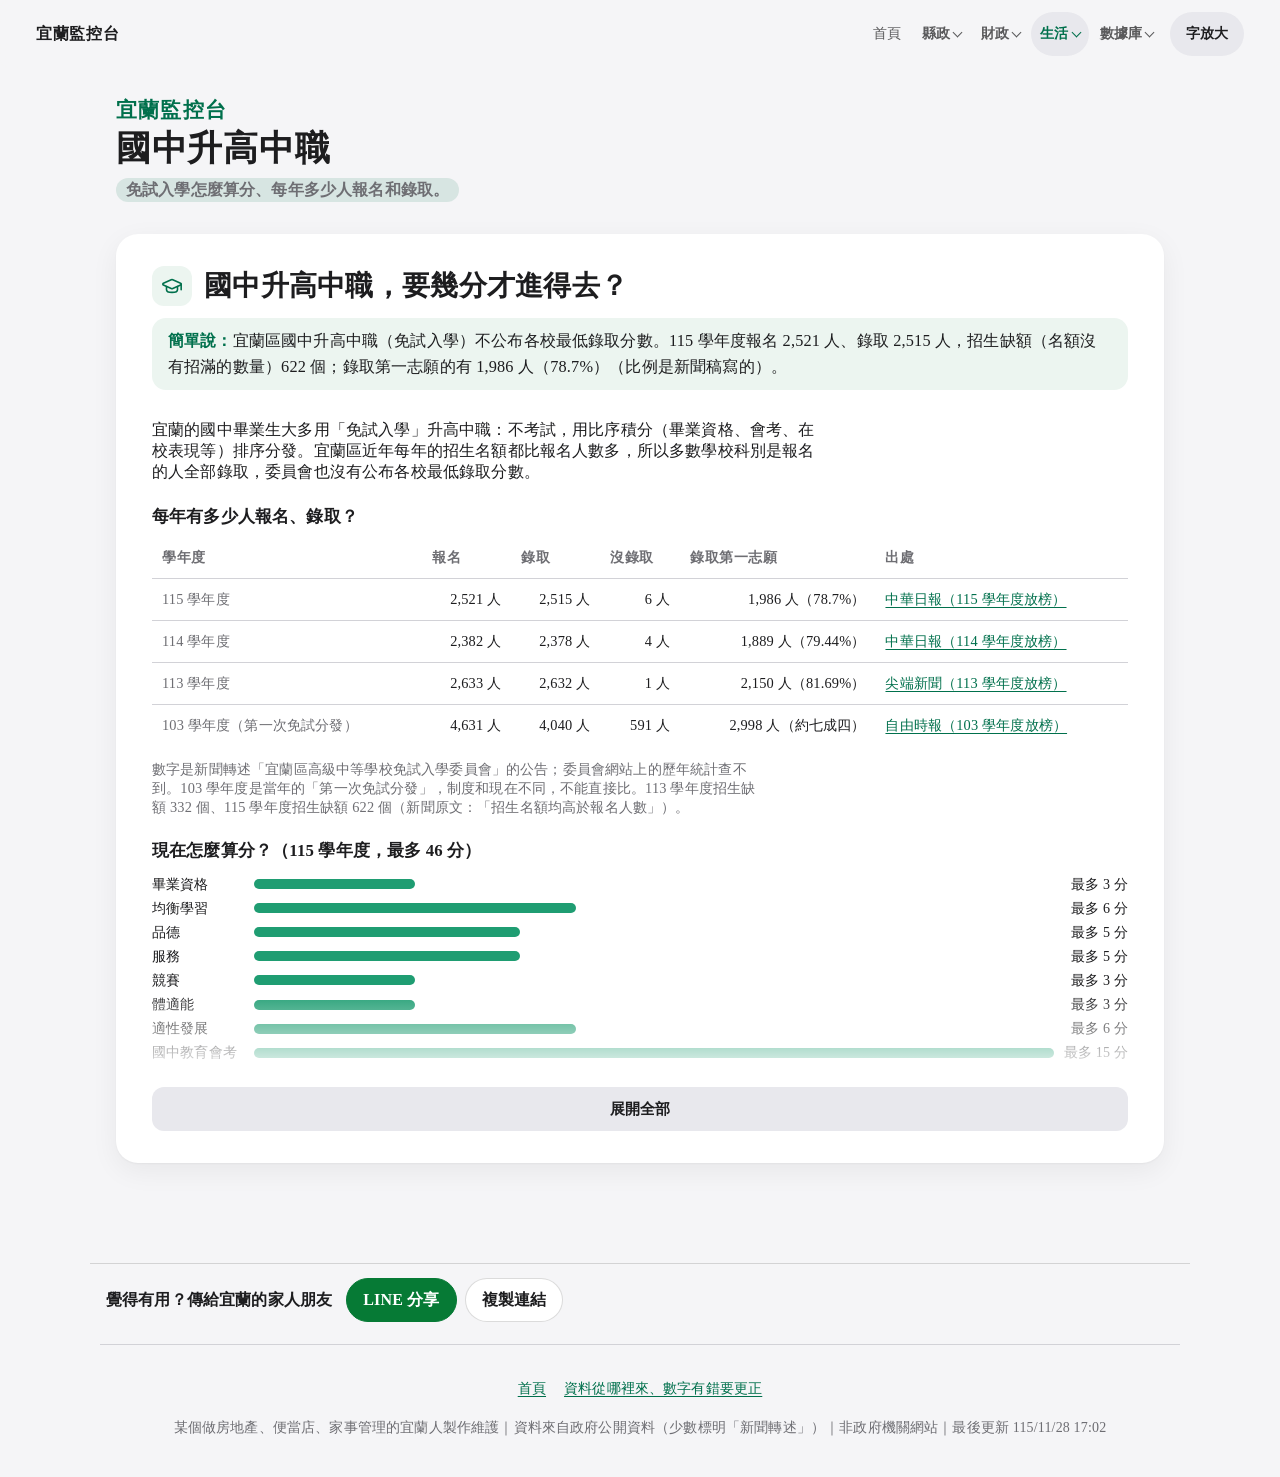
<file: school/index.html>
<!doctype html>
<html lang="zh-Hant-TW" data-page="school"><head><meta charset="utf-8">
<meta name="viewport" content="width=device-width,initial-scale=1,viewport-fit=cover">
<title>國中升高中職｜宜蘭監控台</title>
<meta name="description" content="免試入學怎麼算分、每年多少人報名和錄取。每一個數字都附原始出處。非政府機關網站。">
<meta property="og:type" content="website"><meta property="og:title" content="國中升高中職｜宜蘭監控台"><meta property="og:description" content="免試入學怎麼算分、每年多少人報名和錄取。每一個數字都附原始出處。非政府機關網站。"><meta property="og:url" content="https://yilan.zengzhisui.com/school/">
<meta name="theme-color" media="(prefers-color-scheme: light)" content="#f5f5f7"><meta name="theme-color" media="(prefers-color-scheme: dark)" content="#000000">
<link rel="stylesheet" href="../assets/board.css?v=28659e9974"></head><body>
<a class="skip" href="#main">跳到主要內容</a>
<div class="gnav"><div class="gin"><a class="brand" href="../">宜蘭監控台</a><nav id="nav" aria-label="分類"><a href="../">首頁</a><details class="dd"><summary>縣政</summary><div class=ddp><a class=dda href="../gov/">整頁：縣政與議會 ›</a><a href="../gov/#team">縣府團隊</a><a href="../gov/#speed">辦事天數</a><a href="../gov/#policy">縣府施政</a><a href="../gov/#council">議會</a><a href="../gov/#leader">施政摘錄</a><a href="../gov/#voice">意見箱</a></div></details><details class="dd"><summary>財政</summary><div class=ddp><a class=dda href="../money/">整頁：縣政府的錢 ›</a><a href="../money/#finance">欠多少錢</a><a href="../money/#impact">預算分類</a><a href="../money/#tender">錢花在哪</a></div></details><details class="dd on"><summary>生活</summary><div class=ddp><p class=ddg>買房</p><a class=dda href="../house/">整頁：買房 ›</a><a href="../house/#house">房價</a><a href="../house/#buy">買房試算</a><a href="../house/#howbuy">買房步驟</a><p class=ddg>升學</p><a class=dda href="../school/">整頁：升學 ›</a></div></details><details class="dd"><summary>數據庫</summary><div class=ddp><a class=dda href="../data/">整頁：宜蘭數據庫 ›</a><a href="../data/#trends">趨勢</a><a href="../data/#pop-change">出生死亡</a><a href="../data/#numbers">基本數字</a><a href="../data/#fun">神奇數據</a><a href="../data/#radar">找資料</a><a href="../data/#about">資料從哪裡來</a><p class=ddg>宜蘭數字大全</p><a href="../data/numbers/#c-people">人口與家庭</a><a href="../data/numbers/#c-school">學生與學校</a><a href="../data/numbers/#c-shops">店家與行業</a><a href="../data/numbers/#c-travel">觀光與住宿</a><a href="../data/numbers/#c-train">火車站進出</a><a href="../data/numbers/#c-life">吃飯與生活習慣</a></div></details></nav><details class="toc" id="toc"><summary>目錄</summary><nav class="tocp" aria-label="全部分類和區塊"><ul><li class=tg>首頁</li><li><a href="../"><span class=ti><svg viewBox="0 0 24 24" fill="none" stroke="currentColor" stroke-width="1.75" stroke-linecap="round" stroke-linejoin="round" aria-hidden="true" focusable="false"><path d="M22 7l-8.5 8.5-5-5L2 17"/><path d="M16 7h6v6"/></svg></span><span class=tt><b>首頁</b><small>一眼看懂、所有分類</small></span></a></li><li class=tg>縣政</li><li><a href="../gov/#team"><span class=ti><svg viewBox="0 0 24 24" fill="none" stroke="currentColor" stroke-width="1.75" stroke-linecap="round" stroke-linejoin="round" aria-hidden="true" focusable="false"><path d="M16 21v-2a4 4 0 0 0-4-4H6a4 4 0 0 0-4 4v2"/><circle cx="9" cy="7" r="4"/><path d="M22 21v-2a4 4 0 0 0-3-3.87M16 3.13a4 4 0 0 1 0 7.75"/></svg></span><span class=tt><b>縣府團隊</b><small>縣政府由誰負責？各單位管什麼？</small></span></a></li><li><a href="../gov/#speed"><span class=ti><svg viewBox="0 0 24 24" fill="none" stroke="currentColor" stroke-width="1.75" stroke-linecap="round" stroke-linejoin="round" aria-hidden="true" focusable="false"><path d="M10 2h4M12 14l3-3"/><circle cx="12" cy="14" r="8"/></svg></span><span class=tt><b>辦事天數</b><small>政府辦一件事要多久？</small></span></a></li><li><a href="../gov/#policy"><span class=ti><svg viewBox="0 0 24 24" fill="none" stroke="currentColor" stroke-width="1.75" stroke-linecap="round" stroke-linejoin="round" aria-hidden="true" focusable="false"><path d="m3 11 18-5v12L3 14v-3z"/><path d="M11.6 16.8a3 3 0 1 1-5.8-1.6"/></svg></span><span class=tt><b>縣府施政</b><small>縣政府最近在做什麼？</small></span></a></li><li><a href="../gov/#council"><span class=ti><svg viewBox="0 0 24 24" fill="none" stroke="currentColor" stroke-width="1.75" stroke-linecap="round" stroke-linejoin="round" aria-hidden="true" focusable="false"><path d="M3 22h18M6 18v-7M10 18v-7M14 18v-7M18 18v-7"/><path d="M12 2 20 7H4z"/></svg></span><span class=tt><b>議會</b><small>縣議會通過了什麼？</small></span></a></li><li><a href="../gov/#leader"><span class=ti><svg viewBox="0 0 24 24" fill="none" stroke="currentColor" stroke-width="1.75" stroke-linecap="round" stroke-linejoin="round" aria-hidden="true" focusable="false"><path d="M19 21v-2a4 4 0 0 0-4-4H9a4 4 0 0 0-4 4v2"/><circle cx="12" cy="7" r="4"/></svg></span><span class=tt><b>施政摘錄</b><small>縣府施政報告摘錄：做了什麼、正在做什麼</small></span></a></li><li><a href="../gov/#voice"><span class=ti><svg viewBox="0 0 24 24" fill="none" stroke="currentColor" stroke-width="1.75" stroke-linecap="round" stroke-linejoin="round" aria-hidden="true" focusable="false"><path d="M21 15a2 2 0 0 1-2 2H7l-4 4V5a2 2 0 0 1 2-2h14a2 2 0 0 1 2 2z"/><path d="M8 9h8M8 13h5"/></svg></span><span class=tt><b>意見箱</b><small>你最希望縣政府做什麼？</small></span></a></li><li class=tg>財政</li><li><a href="../money/#finance"><span class=ti><svg viewBox="0 0 24 24" fill="none" stroke="currentColor" stroke-width="1.75" stroke-linecap="round" stroke-linejoin="round" aria-hidden="true" focusable="false"><path d="M19 7V4a1 1 0 0 0-1-1H5a2 2 0 0 0 0 4h15a1 1 0 0 1 1 1v4h-3a2 2 0 0 0 0 4h3a1 1 0 0 0 1-1v-2a1 1 0 0 0-1-1"/><path d="M3 5v14a2 2 0 0 0 2 2h15a1 1 0 0 0 1-1v-4"/></svg></span><span class=tt><b>欠多少錢</b><small>縣政府欠了多少錢？</small></span></a></li><li><a href="../money/#impact"><span class=ti><svg viewBox="0 0 24 24" fill="none" stroke="currentColor" stroke-width="1.75" stroke-linecap="round" stroke-linejoin="round" aria-hidden="true" focusable="false"><path d="M3 3v18h18"/><path d="M18 17V9M13 17V5M8 17v-3"/></svg></span><span class=tt><b>預算分類</b><small>縣政府一年的錢，花在哪幾類？</small></span></a></li><li><a href="../money/#tender"><span class=ti><svg viewBox="0 0 24 24" fill="none" stroke="currentColor" stroke-width="1.75" stroke-linecap="round" stroke-linejoin="round" aria-hidden="true" focusable="false"><path d="M6 22V4a2 2 0 0 1 2-2h8a2 2 0 0 1 2 2v18Z"/><path d="M6 12H4a2 2 0 0 0-2 2v6a2 2 0 0 0 2 2h2"/><path d="M18 9h2a2 2 0 0 1 2 2v9a2 2 0 0 1-2 2h-2"/><path d="M10 6h4M10 10h4M10 14h4M10 18h4"/></svg></span><span class=tt><b>錢花在哪</b><small>縣政府的錢花在哪？</small></span></a></li><li class=tg>生活｜買房</li><li><a href="../house/#house"><span class=ti><svg viewBox="0 0 24 24" fill="none" stroke="currentColor" stroke-width="1.75" stroke-linecap="round" stroke-linejoin="round" aria-hidden="true" focusable="false"><path d="M15 21v-8a1 1 0 0 0-1-1h-4a1 1 0 0 0-1 1v8"/><path d="M3 10a2 2 0 0 1 .709-1.528l7-5.999a2 2 0 0 1 2.582 0l7 5.999A2 2 0 0 1 21 10v9a2 2 0 0 1-2 2H5a2 2 0 0 1-2-2z"/></svg></span><span class=tt><b>房價</b><small>宜蘭的房子多少錢？</small></span></a></li><li><a href="../house/#buy"><span class=ti><svg viewBox="0 0 24 24" fill="none" stroke="currentColor" stroke-width="1.75" stroke-linecap="round" stroke-linejoin="round" aria-hidden="true" focusable="false"><rect width="16" height="20" x="4" y="2" rx="2"/><line x1="8" x2="16" y1="6" y2="6"/><line x1="16" x2="16" y1="14" y2="18"/><path d="M16 10h.01"/><path d="M12 10h.01"/><path d="M8 10h.01"/><path d="M12 14h.01"/><path d="M8 14h.01"/><path d="M12 18h.01"/><path d="M8 18h.01"/></svg></span><span class=tt><b>買房試算</b><small>買房試算：各鄉鎮大概要多少錢？</small></span></a></li><li><a href="../house/#howbuy"><span class=ti><svg viewBox="0 0 24 24" fill="none" stroke="currentColor" stroke-width="1.75" stroke-linecap="round" stroke-linejoin="round" aria-hidden="true" focusable="false"><path d="M22 7l-8.5 8.5-5-5L2 17"/><path d="M16 7h6v6"/></svg></span><span class=tt><b>買房步驟</b><small>在宜蘭買房要怎麼做？</small></span></a></li><li class=tg>生活｜升學</li><li><a href="#school"><span class=ti><svg viewBox="0 0 24 24" fill="none" stroke="currentColor" stroke-width="1.75" stroke-linecap="round" stroke-linejoin="round" aria-hidden="true" focusable="false"><path d="M21.42 10.922a1 1 0 0 0-.019-1.838L12.83 5.18a2 2 0 0 0-1.66 0L2.6 9.08a1 1 0 0 0 0 1.832l8.57 3.908a2 2 0 0 0 1.66 0z"/><path d="M22 10v6"/><path d="M6 12.5V16a6 3 0 0 0 12 0v-3.5"/></svg></span><span class=tt><b>升學</b><small>國中升高中職，要幾分才進得去？</small></span></a></li><li class=tg>數據庫</li><li><a href="../data/#trends"><span class=ti><svg viewBox="0 0 24 24" fill="none" stroke="currentColor" stroke-width="1.75" stroke-linecap="round" stroke-linejoin="round" aria-hidden="true" focusable="false"><path d="M22 7l-8.5 8.5-5-5L2 17"/><path d="M16 7h6v6"/></svg></span><span class=tt><b>趨勢</b><small>宜蘭這幾年怎麼變？</small></span></a></li><li><a href="../data/#pop-change"><span class=ti><svg viewBox="0 0 24 24" fill="none" stroke="currentColor" stroke-width="1.75" stroke-linecap="round" stroke-linejoin="round" aria-hidden="true" focusable="false"><path d="M22 12h-4l-3 9L9 3l-3 9H2"/></svg></span><span class=tt><b>出生死亡</b><small>宜蘭每個月生多少寶寶、走了多少人、多少人搬來搬走？</small></span></a></li><li><a href="../data/#numbers"><span class=ti><svg viewBox="0 0 24 24" fill="none" stroke="currentColor" stroke-width="1.75" stroke-linecap="round" stroke-linejoin="round" aria-hidden="true" focusable="false"><path d="M3 3v18h18"/><path d="M18 17V9M13 17V5M8 17v-3"/></svg></span><span class=tt><b>基本數字</b><small>宜蘭的基本數字</small></span></a></li><li><a href="../data/#fun"><span class=ti><svg viewBox="0 0 24 24" fill="none" stroke="currentColor" stroke-width="1.75" stroke-linecap="round" stroke-linejoin="round" aria-hidden="true" focusable="false"><path d="M9.94 14.06 4 20M12 3l1.9 5.1L19 10l-5.1 1.9L12 17l-1.9-5.1L5 10l5.1-1.9z"/><path d="M19 3v4M17 5h4"/></svg></span><span class=tt><b>神奇數據</b><small>神奇的宜蘭數據</small></span></a></li><li><a href="../data/#radar"><span class=ti><svg viewBox="0 0 24 24" fill="none" stroke="currentColor" stroke-width="1.75" stroke-linecap="round" stroke-linejoin="round" aria-hidden="true" focusable="false"><circle cx="11" cy="11" r="8"/><path d="m21 21-4.3-4.3"/></svg></span><span class=tt><b>找資料</b><small>還有哪些政府資料可以查？</small></span></a></li><li><a href="../data/#about"><span class=ti><svg viewBox="0 0 24 24" fill="none" stroke="currentColor" stroke-width="1.75" stroke-linecap="round" stroke-linejoin="round" aria-hidden="true" focusable="false"><path d="M15 2H6a2 2 0 0 0-2 2v16a2 2 0 0 0 2 2h12a2 2 0 0 0 2-2V7Z"/><path d="M14 2v4a2 2 0 0 0 2 2h4"/><path d="m9 15 2 2 4-4"/></svg></span><span class=tt><b>資料從哪裡來</b><small>資料從哪裡來？有錯怎麼辦？</small></span></a></li><li><a href="../data/numbers/#c-people"><span class=ti><svg viewBox="0 0 24 24" fill="none" stroke="currentColor" stroke-width="1.75" stroke-linecap="round" stroke-linejoin="round" aria-hidden="true" focusable="false"><path d="M3 3v18h18"/><path d="M18 17V9M13 17V5M8 17v-3"/></svg></span><span class=tt><b>人口與家庭</b><small>宜蘭數字大全裡的這一類</small></span></a></li><li><a href="../data/numbers/#c-school"><span class=ti><svg viewBox="0 0 24 24" fill="none" stroke="currentColor" stroke-width="1.75" stroke-linecap="round" stroke-linejoin="round" aria-hidden="true" focusable="false"><path d="M3 3v18h18"/><path d="M18 17V9M13 17V5M8 17v-3"/></svg></span><span class=tt><b>學生與學校</b><small>宜蘭數字大全裡的這一類</small></span></a></li><li><a href="../data/numbers/#c-shops"><span class=ti><svg viewBox="0 0 24 24" fill="none" stroke="currentColor" stroke-width="1.75" stroke-linecap="round" stroke-linejoin="round" aria-hidden="true" focusable="false"><path d="M3 3v18h18"/><path d="M18 17V9M13 17V5M8 17v-3"/></svg></span><span class=tt><b>店家與行業</b><small>宜蘭數字大全裡的這一類</small></span></a></li><li><a href="../data/numbers/#c-travel"><span class=ti><svg viewBox="0 0 24 24" fill="none" stroke="currentColor" stroke-width="1.75" stroke-linecap="round" stroke-linejoin="round" aria-hidden="true" focusable="false"><path d="M3 3v18h18"/><path d="M18 17V9M13 17V5M8 17v-3"/></svg></span><span class=tt><b>觀光與住宿</b><small>宜蘭數字大全裡的這一類</small></span></a></li><li><a href="../data/numbers/#c-train"><span class=ti><svg viewBox="0 0 24 24" fill="none" stroke="currentColor" stroke-width="1.75" stroke-linecap="round" stroke-linejoin="round" aria-hidden="true" focusable="false"><path d="M3 3v18h18"/><path d="M18 17V9M13 17V5M8 17v-3"/></svg></span><span class=tt><b>火車站進出</b><small>宜蘭數字大全裡的這一類</small></span></a></li><li><a href="../data/numbers/#c-life"><span class=ti><svg viewBox="0 0 24 24" fill="none" stroke="currentColor" stroke-width="1.75" stroke-linecap="round" stroke-linejoin="round" aria-hidden="true" focusable="false"><path d="M3 3v18h18"/><path d="M18 17V9M13 17V5M8 17v-3"/></svg></span><span class=tt><b>吃飯與生活習慣</b><small>宜蘭數字大全裡的這一類</small></span></a></li></ul></nav></details><span class="btap"><button type="button" id="bigbtn" aria-pressed="false">字放大</button></span></div></div>
<div class="wrap">
<header class="phero"><p class="eyebrow">宜蘭監控台</p><h1>國中升高中職</h1><p class="tag">免試入學怎麼算分、每年多少人報名和錄取。</p></header><main id="main"><section id="school"><h2><span class=ic><svg viewBox="0 0 24 24" fill="none" stroke="currentColor" stroke-width="1.75" stroke-linecap="round" stroke-linejoin="round" aria-hidden="true" focusable="false"><path d="M21.42 10.922a1 1 0 0 0-.019-1.838L12.83 5.18a2 2 0 0 0-1.66 0L2.6 9.08a1 1 0 0 0 0 1.832l8.57 3.908a2 2 0 0 0 1.66 0z"/><path d="M22 10v6"/><path d="M6 12.5V16a6 3 0 0 0 12 0v-3.5"/></svg></span>國中升高中職，要幾分才進得去？</h2><p class=simple><b>簡單說：</b>宜蘭區國中升高中職（免試入學）不公布各校最低錄取分數。115 學年度報名 2,521 人、錄取 2,515 人，招生缺額（名額沒有招滿的數量）622 個；錄取第一志願的有 1,986 人（78.7%）（比例是新聞稿寫的）。</p><div class=sb><p>宜蘭的國中畢業生大多用「免試入學」升高中職：不考試，用比序積分（畢業資格、會考、在校表現等）排序分發。宜蘭區近年每年的招生名額都比報名人數多，所以多數學校科別是報名的人全部錄取，委員會也沒有公布各校最低錄取分數。</p><h3>每年有多少人報名、錄取？</h3><div class=tw><table role=table class="cards k" data-lab=2><thead><tr role=row><th role=columnheader>學年度</th><th role=columnheader>報名</th><th role=columnheader>錄取</th><th role=columnheader>沒錄取</th><th role=columnheader>錄取第一志願</th><th role=columnheader>出處</th></tr></thead><tbody><tr role=row><td role=cell class=d>115 學年度</td><td role=cell data-th="報名" class=n>2,521 人</td><td role=cell data-th="錄取" class=n>2,515 人</td><td role=cell data-th="沒錄取" class=n>6 人</td><td role=cell data-th="錄取第一志願" class=n>1,986 人（78.7%）</td><td role=cell data-th="出處"><a href="https://www.cdns.com.tw/articles/1426472" target="_blank" rel="noopener">中華日報（115 學年度放榜）<span class=vh>（另開新視窗）</span></a></td></tr><tr role=row><td role=cell class=d>114 學年度</td><td role=cell data-th="報名" class=n>2,382 人</td><td role=cell data-th="錄取" class=n>2,378 人</td><td role=cell data-th="沒錄取" class=n>4 人</td><td role=cell data-th="錄取第一志願" class=n>1,889 人（79.44%）</td><td role=cell data-th="出處"><a href="https://www.cdns.com.tw/articles/1248520" target="_blank" rel="noopener">中華日報（114 學年度放榜）<span class=vh>（另開新視窗）</span></a></td></tr><tr role=row><td role=cell class=d>113 學年度</td><td role=cell data-th="報名" class=n>2,633 人</td><td role=cell data-th="錄取" class=n>2,632 人</td><td role=cell data-th="沒錄取" class=n>1 人</td><td role=cell data-th="錄取第一志願" class=n>2,150 人（81.69%）</td><td role=cell data-th="出處"><a href="https://cenews.com.tw/archives/159886" target="_blank" rel="noopener">尖端新聞（113 學年度放榜）<span class=vh>（另開新視窗）</span></a></td></tr><tr role=row><td role=cell class=d>103 學年度（第一次免試分發）</td><td role=cell data-th="報名" class=n>4,631 人</td><td role=cell data-th="錄取" class=n>4,040 人</td><td role=cell data-th="沒錄取" class=n>591 人</td><td role=cell data-th="錄取第一志願" class=n>2,998 人（約七成四）</td><td role=cell data-th="出處"><a href="https://news.ltn.com.tw/news/local/paper/789370" target="_blank" rel="noopener">自由時報（103 學年度放榜）<span class=vh>（另開新視窗）</span></a></td></tr></tbody></table></div><p class=sub>數字是新聞轉述「宜蘭區高級中等學校免試入學委員會」的公告；委員會網站上的歷年統計查不到。103 學年度是當年的「第一次免試分發」，制度和現在不同，不能直接比。113 學年度招生缺額 332 個、115 學年度招生缺額 622 個（新聞原文：「招生名額均高於報名人數」）。</p><h3>現在怎麼算分？（115 學年度，最多 46 分）</h3><div class=hbars><div class=hb><span class=hl>畢業資格</span><span class=hbar style="width:20%"></span><span class=hv>最多 3 分</span></div><div class=hb><span class=hl>均衡學習</span><span class=hbar style="width:40%"></span><span class=hv>最多 6 分</span></div><div class=hb><span class=hl>品德</span><span class=hbar style="width:33%"></span><span class=hv>最多 5 分</span></div><div class=hb><span class=hl>服務</span><span class=hbar style="width:33%"></span><span class=hv>最多 5 分</span></div><div class=hb><span class=hl>競賽</span><span class=hbar style="width:20%"></span><span class=hv>最多 3 分</span></div><div class=hb><span class=hl>體適能</span><span class=hbar style="width:20%"></span><span class=hv>最多 3 分</span></div><div class=hb><span class=hl>適性發展</span><span class=hbar style="width:40%"></span><span class=hv>最多 6 分</span></div><div class=hb><span class=hl>國中教育會考</span><span class=hbar style="width:100%"></span><span class=hv>最多 15 分</span></div></div><ul class=list><li><b>會考</b>：國文、英語、數學、社會、自然 5 科，每科精熟 3 分、B++ 2.6 分、B+ 2.3 分、B 2 分、待加強 1 分。</li><li><b>均衡學習</b>：健康與體育、藝術、綜合活動、科技 4 個領域，每個領域 1.5 分。</li><li><b>同分怎麼辦</b>：依序比畢業資格、均衡學習、品德、服務、低收入戶／中低收入戶、體適能、適性發展、競賽、會考（寫作、國、英、數、社、自）……（113 學年度作業要點原文）。</li><li><b>志願序不算分</b>。115 學年度另外開放查「個人序位比率及累積人數區間」，但不公布各校最低錄取分數。</li><li><b>想知道自己大概排第幾？</b>選填志願期間（115 學年度宜蘭區是 6 月 18 日起），到免試入學報名及分發系統，可以查自己的積分（不含志願序）在宜蘭區排在前百分之多少、前面大約有多少人。比率區間至少 0.3%、人數至少 100 人一個區間，所以只看得到大概位置。入口：<a href="https://www.entry.edu.tw/" target="_blank" rel="noopener">教育部 國中教育會考／高中免試入學入口網<span class=vh>（另開新視窗）</span></a>；說明：<a href="https://www.cna.com.tw/news/ahel/202606180182.aspx" target="_blank" rel="noopener">中央社 115/6/18 報導教育部公告<span class=vh>（另開新視窗）</span></a>。</li></ul><p class=sub>出處：<a href="https://www.tcvs.ilc.edu.tw/uploads/boxlists/add_1768350910_bf26AAjo9U.pdf" target="_blank" rel="noopener">宜蘭區免試入學簡章（115 學年度，教育部核定）<span class=vh>（另開新視窗）</span></a>；<a href="https://www.tcvs.ilc.edu.tw/uploads/news/add_1702866746_imaIMjfmcR.pdf" target="_blank" rel="noopener">宜蘭區免試入學作業要點（113 學年度）<span class=vh>（另開新視窗）</span></a>。46 分是各項上限加起來的總和，簡章表內沒有直接印總分。</p><h3>有公開的學校分數，只有 103 學年度這一筆</h3><div class=tw><table role=table class="cards k" data-lab=2><thead><tr role=row><th role=columnheader>學校（照校名筆畫）</th><th role=columnheader>一般生最低錄取</th><th role=columnheader>錄取最高</th></tr></thead><tbody><tr role=row><td role=cell>宜蘭高中</td><td role=cell data-th="一般生最低錄取" class=n>35.5 分</td><td role=cell data-th="錄取最高" class=n>50 分</td></tr><tr role=row><td role=cell>羅東高中</td><td role=cell data-th="一般生最低錄取" class=n>37 分</td><td role=cell data-th="錄取最高" class=n>50 分</td></tr><tr role=row><td role=cell>蘭陽女中</td><td role=cell data-th="一般生最低錄取" class=n>34 分</td><td role=cell data-th="錄取最高" class=n>48.5 分</td></tr></tbody></table></div><p class=sub>103 學年度第一次免試分發、普通科，滿分 50 分；現在滿分 46 分、計分項目也不一樣，<b>不能拿來和現在比</b>。這是縣府在放榜時說的數字，經 <a href="https://news.ltn.com.tw/news/local/paper/789370" target="_blank" rel="noopener">自由時報（103 學年度放榜）<span class=vh>（另開新視窗）</span></a> 報導，不是官方公告。</p><details><summary>歷年計分規則怎麼變過（103～115 學年度）</summary><div class=tw><table role=table class="cards k" data-lab=2><thead><tr role=row><th role=columnheader>學年度</th><th role=columnheader>總分</th><th role=columnheader>說明</th><th role=columnheader>出處</th></tr></thead><tbody><tr role=row><td role=cell class=d>103 學年度</td><td role=cell data-th="總分" class=n>50</td><td role=cell data-th="說明">簡報列出的 104 學年度版本（103 學年度同為總積分 50 分的制度，簡報為 103 學年度說明會用，103 學年度逐項分數未取得原文；103 放榜新聞稱總積分五十分）。</td><td role=cell data-th="出處"><a href="https://news.ltn.com.tw/news/local/paper/789370" target="_blank" rel="noopener">新聞（103 學年度）<span class=vh>（另開新視窗）</span></a></td></tr><tr role=row><td role=cell class=d>104 學年度</td><td role=cell data-th="總分" class=n>50</td><td role=cell data-th="說明">104 學年度版本（簡報頁面原文）：總積分 50 分，含就近入學 2 分；會考每科精熟3/基礎2/待加強1，上限15分且不得超過總積分1/3。</td><td role=cell data-th="出處"><a href="https://2blog.ilc.edu.tw/wp-content/uploads/sites/191/1/1-2815738.pdf" target="_blank" rel="noopener">官方文件（104 學年度）<span class=vh>（另開新視窗）</span></a></td></tr><tr role=row><td role=cell class=d>105-106 學年度</td><td role=cell data-th="總分" class=n>查不到</td><td role=cell data-th="說明">原文未取得。108/109 學年對照表附註引宜蘭縣府105年10月26日府教學字第1050174947號函：107 學年度以後總積分上限調整為 46 分。</td><td role=cell data-th="出處"><a href="https://2blog.ilc.edu.tw/wp-content/uploads/sites/2516/16824/16824-4118130.pdf" target="_blank" rel="noopener">官方文件（105-106 學年度）<span class=vh>（另開新視窗）</span></a></td></tr><tr role=row><td role=cell class=d>107 學年度</td><td role=cell data-th="總分" class=n>46</td><td role=cell data-th="說明">107 學年度起總積分上限 46 分、競賽上限 3 分（依 108 學年對照表附註引述縣府函）；107 學年度對照表本身未取得。</td><td role=cell data-th="出處"><a href="https://2blog.ilc.edu.tw/wp-content/uploads/sites/2516/16824/16824-4118130.pdf" target="_blank" rel="noopener">官方文件（107 學年度）<span class=vh>（另開新視窗）</span></a></td></tr><tr role=row><td role=cell class=d>108 學年度</td><td role=cell data-th="總分" class=n>46</td><td role=cell data-th="說明">對照表原文：均衡學習三領域各2分；會考基礎級每科2分（不分 B++/B+/B）；就近入學項目已取消；體適能單項0.5、金質另加1、銀質另加0.5。</td><td role=cell data-th="出處"><a href="https://2blog.ilc.edu.tw/wp-content/uploads/sites/2516/16824/16824-4118130.pdf" target="_blank" rel="noopener">官方文件（108 學年度）<span class=vh>（另開新視窗）</span></a></td></tr><tr role=row><td role=cell class=d>109 學年度</td><td role=cell data-th="總分" class=n>46</td><td role=cell data-th="說明">對照表原文：均衡學習三領域各2分；會考基礎級依 B++ 2.6／B+ 2.3／B 2 分；體適能單項0.6、金質另加0.6、銀質另加0.3。</td><td role=cell data-th="出處"><a href="https://2blog.ilc.edu.tw/wp-content/uploads/sites/1364/21502/21502-4149287.pdf" target="_blank" rel="noopener">官方文件（109 學年度）<span class=vh>（另開新視窗）</span></a></td></tr><tr role=row><td role=cell class=d>110-112 學年度</td><td role=cell data-th="總分" class=n>查不到</td><td role=cell data-th="說明">原文未取得（112 學年對照表網址 404）。僅知 113 作業要點修正沿革含 110/111/112 年函，並註明 110 學年度前畢業應考生得採計資訊科。</td><td role=cell data-th="出處"><a href="https://www.tcvs.ilc.edu.tw/uploads/news/add_1702866746_imaIMjfmcR.pdf" target="_blank" rel="noopener">官方文件（110-112 學年度）<span class=vh>（另開新視窗）</span></a></td></tr><tr role=row><td role=cell class=d>113 學年度</td><td role=cell data-th="總分" class=n>46</td><td role=cell data-th="說明">作業要點附表1：均衡學習改為健康與體育、藝術、綜合活動、科技四領域各1.5分；會考精熟3、B++ 2.6、B+ 2.3、B 2、待加強1；同分依序比畢業資格、均衡學習、品德、服務、低收/中低收、體適能、適性發展、競賽、會考總積分(寫作、國、英、數、社、自)、單科標示。宣導簡報確認總積分 46 分、志願序不納入計分。</td><td role=cell data-th="出處"><a href="https://www.tcvs.ilc.edu.tw/uploads/news/add_1702866746_imaIMjfmcR.pdf" target="_blank" rel="noopener">官方文件（113 學年度）<span class=vh>（另開新視窗）</span></a></td></tr><tr role=row><td role=cell class=d>114 學年度</td><td role=cell data-th="總分" class=n>查不到</td><td role=cell data-th="說明">114 學年作業要點／簡章原文未取得（僅有放榜新聞）。</td><td role=cell data-th="出處"><a href="https://www.cdns.com.tw/articles/1248520" target="_blank" rel="noopener">新聞（114 學年度）<span class=vh>（另開新視窗）</span></a></td></tr><tr role=row><td role=cell class=d>115 學年度</td><td role=cell data-th="總分" class=n>46</td><td role=cell data-th="說明">簡章（教育部115年1月2日函核定）一般生對照表：與 113 同為四領域各1.5分、會考精熟3/B++2.6/B+2.3/B2/待加強1、各項上限同 113；另公告「個人序位比率及累積人數區間」查詢（區間不低於0.3%且不少於100人，6/18-6/25），但不公開各校最低錄取。</td><td role=cell data-th="出處"><a href="https://www.tcvs.ilc.edu.tw/uploads/boxlists/add_1768350910_bf26AAjo9U.pdf" target="_blank" rel="noopener">官方文件（115 學年度）<span class=vh>（另開新視窗）</span></a></td></tr></tbody></table></div><p class=sub>「查不到」是找不到那一年的原始文件，不代表沒有規則。</p></details><details><summary>查不到的資料</summary><ul class=list><li>各校（科）最低錄取積分／序位：104–115 學年度全部查不到公開頁面。官方「宜蘭區免試入學委員會」(iln.entry.edu.tw) 我們查詢時只抓到全國入口頁（116學年）；宜蘭區自身頁面與歷年分發統計未找到，115 簡章僅公告個人序位比率區間，不公布各校最低錄取。</li><li>高職各科（宜蘭高商、羅東高商、羅東高工、蘇澳海事、頭城家商等）、私校（慧燈、中道）、南澳高中、五專（縣內三所）：所有年度錄取分數皆查不到。</li><li>特色招生、優先免試、完全免試、專長生的錄取分數：查不到（115 簡章僅有專長生積分表）。</li><li>規則原文未取得：105、106、107（僅引述46分）、110、111、112、114 學年度。103 學年逐項分數未取得原文（以104簡報代表）。</li><li>113 學年羅東高工網站「公告113學年度宜蘭區免試入學錄取名單」頁面 404，且名單含學生個資，依規定不收。</li></ul><p class=sub>錄取名單有學生姓名，這裡不收。補習班的落點分析不是官方資料，也不收。</p></details></div></section></main>
</div>
<aside class="shr" aria-label="分享這一頁"><b>覺得有用？傳給宜蘭的家人朋友</b><span class="shb"><a class="shl" href="https://social-plugins.line.me/lineit/share?url=https%3A%2F%2Fyilan.zengzhisui.com%2Fschool%2F%3Fs%3Dline">LINE 分享</a><button type="button" class="shc" data-u="https://yilan.zengzhisui.com/school/?s=copy">複製連結</button><button type="button" class="shn" data-u="https://yilan.zengzhisui.com/school/?s=share" data-t="國中升高中職｜宜蘭監控台" hidden>其他分享方式</button></span><span class="shm sub" role="status"></span></aside>
<footer><div class="flinks"><a href="../">首頁</a><a href="../data/#about">資料從哪裡來、數字有錯要更正</a></div>某個做房地產、便當店、家事管理的宜蘭人製作維護｜資料來自政府公開資料（少數標明「新聞轉述」）｜非政府機關網站｜最後更新 115/11/28 17:02</footer>
<script src="../assets/board.js?v=28659e9974"></script></body></html>
</file>
<file: assets/board.css>
:root{--bg:#f5f5f7;--card:#fff;--fg:#1d1d1f;--muted:#6e6e73;--line:#d2d2d7;--accent:#00704c;--accent2:#b8570b;--chip:#e8e8ed;--simple:#ecf5f0;--bar:#1f9d72;--barhi:#c56f17;--c1:#13875f;--c2:#c2620f;--c3:#2f63c9;
 --navbg:rgba(245,245,247,.8);--shadow:0 1px 2px rgba(0,0,0,.04),0 8px 28px rgba(0,0,0,.06);--shadow-hi:0 2px 6px rgba(0,0,0,.06),0 18px 44px rgba(0,0,0,.12);--edge:rgba(0,0,0,.14);--ease:cubic-bezier(.22,1,.36,1)}
@media (prefers-color-scheme:dark){:root:not([data-theme=light]){--bg:#000;--card:#1c1c1e;--fg:#f5f5f7;--muted:#a1a1a6;--line:#3a3a3c;--accent:#4fd8a4;--accent2:#f0a35e;--chip:#2c2c2e;--simple:#10281f;--bar:#3cc48f;--barhi:#f0a35e;--c1:#209c6c;--c2:#d4782e;--c3:#5f88e8;
 --navbg:rgba(22,22,23,.78);--shadow:0 0 0 1px rgba(255,255,255,.06);--shadow-hi:0 0 0 1px rgba(255,255,255,.12),0 18px 44px rgba(0,0,0,.6);--edge:rgba(255,255,255,.18);color-scheme:dark}}
:root[data-theme=dark]{--bg:#000;--card:#1c1c1e;--fg:#f5f5f7;--muted:#a1a1a6;--line:#3a3a3c;--accent:#4fd8a4;--accent2:#f0a35e;--chip:#2c2c2e;--simple:#10281f;--bar:#3cc48f;--barhi:#f0a35e;--c1:#209c6c;--c2:#d4782e;--c3:#5f88e8;
 --navbg:rgba(22,22,23,.78);--shadow:0 0 0 1px rgba(255,255,255,.06);--shadow-hi:0 0 0 1px rgba(255,255,255,.12),0 18px 44px rgba(0,0,0,.6);--edge:rgba(255,255,255,.18);color-scheme:dark}
*{box-sizing:border-box} [hidden]{display:none!important}
html{font-size:16px;-webkit-text-size-adjust:100%} html.big{font-size:20px}
@media (prefers-reduced-motion:no-preference){html{scroll-behavior:smooth}}
body{margin:0;background:var(--bg);color:var(--fg);font:1rem/1.65-apple-system,BlinkMacSystemFont,"SF Pro TC","SF Pro Text","PingFang TC","Noto Sans TC","Microsoft JhengHei",system-ui,sans-serif;letter-spacing:.01em;-webkit-font-smoothing:antialiased}
body::before{content:"";position:fixed;inset:0 0 auto;height:env(safe-area-inset-top,0px);z-index:60;background:var(--bg)}
a{color:var(--accent);text-underline-offset:.18em}
:focus-visible{outline:3px solid var(--accent);outline-offset:3px;border-radius:8px}
.vh{position:absolute!important;width:1px;height:1px;padding:0;margin:-1px;overflow:hidden;clip:rect(0 0 0 0);white-space:nowrap;border:0}
svg{display:block}
.skip{position:absolute;left:12px;top:-60px;z-index:70;background:var(--fg);color:var(--bg);padding:10px 16px;min-height:44px;box-sizing:border-box;display:inline-flex;align-items:center;border-radius:999px;text-decoration:none}
.skip:focus{top:calc(env(safe-area-inset-top,0px) + 8px)}
.gnav{position:sticky;top:env(safe-area-inset-top,0px);z-index:50;background:var(--navbg);-webkit-backdrop-filter:saturate(180%) blur(20px);backdrop-filter:saturate(180%) blur(20px)}
.gnav::after{content:"";position:absolute;left:0;right:0;bottom:0;height:1px;background:var(--line);opacity:0;transition:opacity .3s var(--ease);pointer-events:none}
.gnav.stuck::after{opacity:1}
.gin{max-width:1240px;margin:0 auto;display:flex;align-items:center;gap:8px;min-height:56px;padding-left:max(16px,env(safe-area-inset-left,0px));padding-right:max(16px,env(safe-area-inset-right,0px))}
.brand{font-weight:700;font-size:1.02rem;color:var(--fg);text-decoration:none;white-space:nowrap;min-height:44px;display:inline-flex;align-items:center;letter-spacing:.04em;margin-right:auto}
#nav{flex:0 1 auto;min-width:0;display:flex;gap:2px;align-items:center}
.dd{position:relative}
.dd>summary{list-style:none;cursor:pointer;white-space:nowrap;color:var(--fg);opacity:.72;font-size:.875rem;padding:0 9px;min-height:44px;display:inline-flex;align-items:center;gap:4px;border-radius:999px;transition:opacity .2s var(--ease)}
.dd>summary::-webkit-details-marker{display:none}
.dd>summary::after{content:"";width:6px;height:6px;border-right:1.5px solid currentColor;border-bottom:1.5px solid currentColor;transform:translateY(-2px) rotate(45deg);transition:transform .2s var(--ease)}
.dd[open]>summary::after{transform:translateY(1px) rotate(-135deg)}
.dd>summary:hover,.dd[open]>summary{opacity:1}
.dd.on>summary{opacity:1;color:var(--accent);background:var(--chip);font-weight:600}
.ddp{position:absolute;top:calc(100% + 6px);left:0;min-width:220px;max-height:calc(100vh - 80px);overflow-y:auto;background:var(--card);border-radius:16px;box-shadow:0 24px 48px rgba(0,0,0,.18);padding:8px;display:grid;gap:1px;z-index:60}
.dd:last-child .ddp{left:auto;right:0}
.ddp a{display:flex;align-items:center;min-height:40px;padding:6px 12px;border-radius:10px;color:var(--fg);text-decoration:none;font-size:.9rem;white-space:nowrap}
.ddp a.dda{font-weight:600;color:var(--accent)}
.ddp a[aria-current]{background:var(--simple)}
.ddp a:hover,.ddp a:focus-visible{background:var(--bg)}
.ddg{margin:10px 12px 2px;font-size:.75rem;font-weight:600;color:var(--muted);letter-spacing:.06em}
#nav>a{flex:0 0 auto;white-space:nowrap;color:var(--fg);opacity:.72;text-decoration:none;font-size:.875rem;padding:0 9px;min-height:44px;display:inline-flex;align-items:center;border-radius:999px;transition:opacity .2s var(--ease)}
#nav>a[aria-current]{opacity:1;color:var(--accent);background:var(--chip);font-weight:600}
.toc{display:none;margin:0}
@media (max-width:1099px){#nav{display:none}.toc{display:block}}
html.tocmode #nav{display:none} html.tocmode .toc{display:block}
.toc>summary{color:var(--fg);background:var(--chip);border-radius:999px;padding:0 16px;font-size:.875rem;font-weight:600;gap:8px;min-height:44px;transition:transform .15s var(--ease)}
.toc>summary:active{transform:scale(.97)}
.toc[open]>summary{background:var(--fg);color:var(--bg)}
.tocp{position:absolute;left:0;right:0;top:100%;max-height:calc(100vh - 56px - env(safe-area-inset-top,0px));max-height:calc(100dvh - 56px - env(safe-area-inset-top,0px));overflow-y:auto;overscroll-behavior:contain;background:var(--card);box-shadow:0 24px 48px rgba(0,0,0,.18);
 padding-block:8px calc(20px + env(safe-area-inset-bottom,0px));padding-left:max(16px,env(safe-area-inset-left,0px));padding-right:max(16px,env(safe-area-inset-right,0px))}
.tocp ul{list-style:none;margin:0 auto;padding:0;max-width:760px;display:grid;gap:2px}
.tocp a{display:flex;align-items:center;gap:14px;min-height:56px;padding:8px 12px;border-radius:16px;text-decoration:none;color:var(--fg);transition:transform .15s var(--ease)}
.tocp a:active{transform:scale(.98)}
.tocp a[aria-current]{background:var(--simple)}
.ti{flex:0 0 auto;width:40px;height:40px;border-radius:12px;background:var(--simple);color:var(--accent);display:flex;align-items:center;justify-content:center} .ti svg{width:22px;height:22px}
.tt{display:flex;flex-direction:column;min-width:0;line-height:1.35} .tt b{font-size:1rem} .tt small{font-size:.875rem;color:var(--muted)}
#bigbtn{font:inherit;font-size:.875rem;font-weight:600;background:var(--chip);color:var(--fg);border:0;border-radius:999px;padding:0 16px;min-height:44px;margin:0;cursor:pointer;white-space:nowrap;transition:transform .15s var(--ease),opacity .2s var(--ease)}
#bigbtn[aria-pressed=true]{background:var(--accent);color:var(--card)}
#bigbtn:active{transform:scale(.97)}
.btap{display:inline-flex;align-items:center;min-height:44px}
.wrap{max-width:1080px;margin:0 auto;padding-block:0 72px;padding-left:max(16px,env(safe-area-inset-left,0px));padding-right:max(16px,env(safe-area-inset-right,0px))}
.hero{text-align:center;padding:clamp(16px,3vw,28px) 0 clamp(12px,2vw,20px)}
.hero>*{animation:rise .8s var(--ease) both}
.hero>:nth-child(2){animation-delay:.05s} .hero>:nth-child(3){animation-delay:.1s} .hero>:nth-child(4){animation-delay:.15s} .hero>:nth-child(5){animation-delay:.2s}
@keyframes rise{from{transform:translateY(18px)}to{transform:none}}
.hero .tag span{display:inline-block}
.eyebrow{color:var(--accent);font-weight:600;font-size:clamp(1rem,2.6vw,1.3rem);margin:0 0 8px;letter-spacing:.06em}
.hero h1{font-size:clamp(1.6rem,5vw,2.6rem);line-height:1.12;margin:0;font-weight:700;letter-spacing:.02em;text-wrap:balance}
.hero .tag{font-size:clamp(1rem,2.4vw,1.2rem);color:var(--muted);margin:12px auto 16px;line-height:1.55;font-weight:500}
.ctas{display:flex;flex-wrap:wrap;justify-content:center;align-items:center;gap:10px 24px;margin:0 0 26px}
.btn{display:inline-flex;align-items:center;min-height:48px;padding:0 26px;border-radius:999px;background:var(--accent);color:var(--card);text-decoration:none;font-weight:600;transition:transform .15s var(--ease),opacity .2s var(--ease)}
.btn:active{transform:scale(.97)}
.lnk{display:inline-flex;align-items:center;min-height:48px;text-decoration:none;font-weight:600}
.badges{display:flex;flex-wrap:wrap;justify-content:center;gap:8px}
.badge{font-size:.875rem;color:var(--muted);background:var(--card);border-radius:999px;padding:3px 14px;box-shadow:inset 0 0 0 1px var(--line)}
.glance{padding:0 0 8px;scroll-margin-top:calc(env(safe-area-inset-top,0px) + 72px)}
.glance h2{text-align:center;margin:0 0 6px} .glance>p{text-align:center;color:var(--muted);margin:0 auto 28px}
.tiles{display:grid;grid-template-columns:repeat(auto-fit,minmax(min(100%,230px),1fr));gap:12px}
@media (max-width:560px){.tiles{grid-template-columns:1fr 1fr}.tile{padding:14px 14px 12px!important}.tv b{font-size:1.6rem!important}}
.tile{position:relative;display:flex;flex-direction:column;text-decoration:none;color:inherit;background:var(--card);border-radius:20px;padding:16px 18px 14px;min-width:0;box-shadow:var(--shadow);transition:transform .45s var(--ease)}
.tile::after{content:"";position:absolute;inset:0;border-radius:inherit;box-shadow:var(--shadow-hi);opacity:0;transition:opacity .45s var(--ease);pointer-events:none}
.tile:active{transform:scale(.97);transition-duration:.15s}
.tl{display:flex;align-items:center;gap:8px;font-size:.9rem;font-weight:600;color:var(--muted)} .tl svg{flex:0 0 auto;width:20px;height:20px;color:var(--accent)}
.tv{font-size:1rem;font-weight:600;line-height:1.2;margin:8px 0 6px;overflow-wrap:anywhere}
.tv b{display:inline-block;font-size:clamp(1.6rem,4.4vw,2.1rem);font-weight:700;letter-spacing:-.01em;font-variant-numeric:tabular-nums;margin-right:.08em}
.tn{font-size:.875rem;color:var(--muted);flex:1}
.tm{margin-top:8px;font-size:.9rem;color:var(--accent);font-weight:600}
.tm span{display:inline-block;transition:transform .3s var(--ease)}
@media (hover:hover){#nav a:hover{opacity:1} #bigbtn:hover,.btn:hover{opacity:.88} .lnk:hover{text-decoration:underline}
 .tile:hover{transform:translateY(-4px)} .tile:hover::after{opacity:1} .tile:hover .tm span{transform:translateX(3px)} .tocp a:hover{background:var(--bg)}
 .chip:hover span{opacity:.85} .opf button:hover,button.agree:hover,button.more:hover,.fixf button:hover{opacity:.88}}
/* 11/27 店長：「手機點下去也要有回饋」→ 每個能點的東西按下時都有變化（底色、縮一下、變淡），手指一放開就恢復 */
a,button,summary,[role=button],.bbg{-webkit-tap-highlight-color:transparent}
#nav a:active,.lnk:active,.hdm a:active,.evs a:active,.flinks a:active,.sub a:active,main p a:active{opacity:.55}
.evl li:active{background:var(--chip)}
.evl li:active .evi i,.evl li:hover:active .evi i{transform:scale(.9);background:var(--card);transition-duration:.1s}
.evl summary:active .evm{opacity:.6}
.cat2:active{transform:scale(.97);transition-duration:.15s}
.vbar:active{transform:scale(.98)} .vbar:active .go{opacity:.6}
.hd1:has(a:active){background:var(--chip)}
a:not(.tile):not(.cat):not(.cat2):not(.vbar):active{opacity:.55}
summary:active{opacity:.7} button:not(:disabled):active{opacity:.8} .bbg:active{opacity:.75}
@media (prefers-reduced-motion:reduce){.tile:active,.cat:active,.cat2:active,.vbar:active,.toc>summary:active,.tocp a:active,#bigbtn:active,.btn:active,.sbm:active,.chip:active span,.opf button:active,button.agree:active,button.more:active,.fixf button:active,.pchips a:active,.evl li:active .evi i,.evl li:hover:active .evi i,.bchips button:active,.cqb:active,.bbg:active .bbc{transform:none!important} .tile:active,.cat:active,.cat2:active,.vbar:active,.toc>summary:active,#bigbtn:active,.btn:active{opacity:.7}}
section{background:var(--card);border-radius:22px;padding:clamp(18px,3vw,32px) clamp(16px,3vw,36px);margin-top:16px;min-width:0;box-shadow:var(--shadow);scroll-margin-top:calc(env(safe-area-inset-top,0px) + 72px)}
h2{font-size:clamp(1.3rem,2.8vw,1.75rem);line-height:1.3;margin:0 0 12px;font-weight:700;text-wrap:balance;letter-spacing:.01em;display:flex;align-items:center;gap:12px}
h2 .ic{flex:0 0 auto;display:flex;align-items:center;justify-content:center;width:40px;height:40px;border-radius:12px;background:var(--simple);color:var(--accent)} h2 .ic svg{width:22px;height:22px}
h3{font-size:1.05rem;line-height:1.45;margin:22px 0 8px;font-weight:700;text-wrap:balance}
p{max-width:42em}
p.simple{font-size:1.02rem;line-height:1.6;background:var(--simple);border-radius:14px;padding:10px 16px;margin:0 0 14px;max-width:none}
p.simple b{color:var(--accent)}
@media (max-width:560px){section{border-radius:18px} h2 .ic{width:34px;height:34px;border-radius:10px} h2 .ic svg{width:20px;height:20px}}
.sb{position:relative}
.sb.clip{max-height:var(--clip,560px);overflow:hidden}
.sb.clip::after{content:"";position:absolute;left:0;right:0;bottom:0;height:90px;background:linear-gradient(transparent,var(--card));pointer-events:none}
.sbm{font:inherit;font-weight:600;font-size:.95rem;display:flex;align-items:center;justify-content:center;gap:8px;width:100%;min-height:44px;margin:8px 0 0;border:0;border-radius:12px;background:var(--chip);color:var(--fg);cursor:pointer}
.sbm:active{transform:scale(.98)}
.vc{display:grid;grid-auto-flow:column;grid-auto-columns:minmax(0,1fr);align-items:end;gap:3px;height:120px;margin:10px 0 2px;border-bottom:1px solid var(--line)}
.vc>.vb{display:block;background:var(--bar);border-radius:4px 4px 0 0;min-height:2px}
.vc>.vb.hi{background:var(--barhi)}
.vc>.vg{display:flex;align-items:end;gap:1px;height:100%}
.vg i{flex:1;display:block;border-radius:3px 3px 0 0;min-height:2px} .vg i.va{background:var(--c3)} .vg i.vr{background:var(--c1)}
.vx{display:grid;grid-auto-flow:column;grid-auto-columns:minmax(0,1fr);gap:3px;font-size:.7rem;color:var(--muted);text-align:center;font-variant-numeric:tabular-nums;white-space:nowrap}
@media (max-width:560px){.vx span:nth-child(even){visibility:hidden}}
@media print{.sb.clip{max-height:none;overflow:visible}.sb.clip::after,.sbm{display:none}}
p.lead{font-size:1.05rem}
.tw{overflow-x:auto;margin:6px 0 4px;-webkit-overflow-scrolling:touch;border-radius:4px}
.tw.scr{background:linear-gradient(90deg,var(--card) 40%,transparent) 0 0/32px 100% no-repeat local,linear-gradient(270deg,var(--card) 40%,transparent) 100% 0/32px 100% no-repeat local,
 linear-gradient(90deg,var(--edge),transparent) 0 0/14px 100% no-repeat scroll,linear-gradient(270deg,var(--edge),transparent) 100% 0/14px 100% no-repeat scroll}
table{border-collapse:collapse;width:100%;font-size:.9rem}
th,td{text-align:left;padding:11px 10px;border-bottom:1px solid var(--line);vertical-align:top}
th{color:var(--muted);font-weight:600;font-size:.875rem;letter-spacing:.04em;white-space:nowrap}
tr:last-child td{border-bottom:0}
td.n{text-align:right;white-space:nowrap;font-variant-numeric:tabular-nums} td.d,.d{white-space:nowrap;color:var(--muted);font-variant-numeric:tabular-nums}
@media (max-width:560px){
 table.wrapt tr:first-child,table.cards thead{position:absolute;width:1px;height:1px;padding:0;overflow:hidden;clip:rect(0 0 0 0);border:0}
 table.wrapt tr{display:grid;grid-template-columns:auto 1fr;border-bottom:1px solid var(--line);padding:8px 0}
 table.wrapt td{border:0;padding:2px 6px} table.wrapt td:nth-child(2){grid-column:1/-1;order:-1} table.wrapt td.n{text-align:left;font-weight:700;color:var(--accent)}
 table.cards tr{display:grid;grid-template-columns:1fr 1fr;gap:8px 16px;padding:14px 2px;border-bottom:1px solid var(--line)} table.cards tbody tr:last-child{border-bottom:0}
 table.cards td{display:block;border:0;padding:0;text-align:left;white-space:normal;min-width:0}
 table.cards td:first-child{grid-column:1/-1;font-weight:700;color:var(--fg)}
 table.cards.k td:nth-child(2){grid-column:1/-1;font-size:1.5rem;font-weight:700;color:var(--accent);line-height:1.25}
 table.cards td[data-th]::before{content:attr(data-th);display:block;font-size:.875rem;font-weight:400;color:var(--muted)}}
.sub{font-size:.9rem;color:var(--muted)} .muted{color:var(--muted)}
ul.list{padding-left:1.1em} ul.list li{margin:6px 0}
details{margin:12px 0}
details>summary{list-style:none;cursor:pointer;color:var(--accent);font-weight:600;min-height:44px;display:flex;align-items:center;gap:10px;border-radius:12px}
details>summary::-webkit-details-marker{display:none}
details>summary::after{content:"";flex:0 0 auto;width:.5em;height:.5em;border-right:2px solid currentColor;border-bottom:2px solid currentColor;transform:translateY(-2px) rotate(45deg);transition:transform .3s var(--ease)}
details[open]>summary::after{transform:translateY(2px) rotate(225deg)}
details[open]>:not(summary){animation:drop .4s var(--ease) both}
@keyframes drop{from{opacity:0;transform:translateY(-6px)}to{opacity:1;transform:none}}
.trg{display:grid;grid-template-columns:repeat(auto-fit,minmax(min(100%,420px),1fr));gap:16px;margin-top:16px}
.trc{margin:0;background:var(--bg);border-radius:20px;padding:18px 18px 12px;min-width:0}
.trc h3{margin:0 0 4px;font-size:1.02rem} .trh{font-size:.95rem;line-height:1.5} .trh b{font-size:1.5rem;font-variant-numeric:tabular-nums}
.lg{display:flex;flex-wrap:wrap;gap:4px 14px;margin:8px 0 0;font-size:.85rem;color:var(--muted)} .lg span{display:inline-flex;align-items:center;gap:6px} .lg i{width:18px;height:0;border-top:3px solid var(--k);display:inline-block} .lg i.lg2{border-top-style:dashed} .lg i.lg3{border-top-style:dotted}
.plot{position:relative;height:170px;margin:14px 0 4px 3.2em;touch-action:pan-y;cursor:crosshair;outline-offset:6px;border-radius:4px}
.plot svg{position:absolute;inset:0;width:100%;height:100%;overflow:visible}
.gl{position:absolute;left:0;right:0;height:0;border-top:1px solid var(--line);opacity:.7}
.gl i{position:absolute;right:100%;transform:translateY(-50%);padding-right:8px;font-style:normal;font-size:.72rem;color:var(--muted);white-space:nowrap;font-variant-numeric:tabular-nums}
.vl{position:absolute;top:0;bottom:0;width:0;border-left:1px dashed var(--muted);pointer-events:none}
.dot{position:absolute;width:10px;height:10px;margin:-5px 0 0 -5px;border-radius:50%;box-shadow:0 0 0 2px var(--bg);pointer-events:none}
.xax{display:flex;justify-content:space-between;margin-left:3.2em;font-size:.75rem;color:var(--muted)}
.rd{min-height:1.6em;margin:6px 0 0;font-variant-numeric:tabular-nums}
.tdl summary{font-size:.85rem}
.hbars{display:grid;gap:3px;margin:10px 0}
.hb{display:grid;grid-template-columns:minmax(6.5em,max-content) 1fr auto;align-items:center;gap:10px;font-size:.88rem;line-height:1.5}
.hl{white-space:nowrap} .hv{white-space:nowrap;font-variant-numeric:tabular-nums}
.hbar{display:block;height:10px;background:var(--bar);border-radius:999px;min-width:4px;transform-origin:left center}
.hbar.z{min-width:0;visibility:hidden} .hb.hi .hbar{background:var(--barhi)} .hb.hi .hl,.hb.hi .hv{font-weight:700}
.minis{display:grid;grid-template-columns:repeat(auto-fit,minmax(min(100%,150px),1fr));gap:12px;margin:10px 0 16px}
.mini{background:var(--bg);border-radius:18px;padding:14px 16px;min-width:0} .ml{font-size:.9rem;color:var(--muted)} .mv{font-size:1.5rem;font-weight:700;font-variant-numeric:tabular-nums} .mv small{font-size:.875rem;font-weight:400;color:var(--muted)} .mn{font-size:.875rem;color:var(--muted)}
.radar-q{display:flex;flex-wrap:wrap;gap:10px;align-items:center;margin:10px 0}
.radar-q input[type=search],.radar-q select{font:inherit;font-size:1rem;padding:8px 14px;border:1px solid var(--line);border-radius:14px;background:var(--bg);color:var(--fg);min-height:48px;flex:1 1 220px;min-width:0}
.radar-q label{display:inline-flex;align-items:center;gap:8px;min-height:44px;cursor:pointer} .radar-q input[type=checkbox]{width:22px;height:22px;accent-color:var(--accent);margin:0}
input:focus-visible,select:focus-visible,textarea:focus-visible{outline:3px solid var(--accent);outline-offset:2px;border-color:var(--accent)}
.chip input:focus-visible+span{outline:3px solid var(--accent);outline-offset:2px}
.opf fieldset{border:0;padding:0;margin:14px 0} .opf legend{font-weight:700;margin-bottom:6px}
.chips{display:flex;flex-wrap:wrap;gap:8px} .chip{position:relative} .chip input{position:absolute;opacity:0;width:1px;height:1px}
.chip span{display:inline-flex;align-items:center;min-height:44px;padding:6px 16px;border:1px solid var(--line);border-radius:999px;background:var(--bg);cursor:pointer;transition:transform .15s var(--ease),opacity .2s var(--ease)}
.chip:active span{transform:scale(.97)}
.chip input:checked+span{background:var(--accent);color:var(--card);border-color:var(--accent);font-weight:700}
.opf textarea{display:block;width:100%;font:inherit;padding:10px 14px;border:1px solid var(--line);border-radius:14px;background:var(--bg);color:var(--fg)}
.opf button,button.agree,button.more,.fixf button{font:inherit;font-weight:600;background:var(--accent);color:var(--card);border:0;border-radius:999px;padding:10px 24px;margin-top:12px;cursor:pointer;min-height:48px;transition:transform .15s var(--ease),opacity .2s var(--ease)}
.opf button:active,button.agree:active,button.more:active,.fixf button:active{transform:scale(.97)}
button.agree{background:var(--chip);color:var(--fg);box-shadow:inset 0 0 0 1px var(--line);min-height:44px;padding:8px 20px}
.opf button:disabled,button.agree:disabled{opacity:.6;cursor:default}
ol.opl{padding-left:1.4em} li.opt{margin:14px 0;padding-bottom:10px;border-bottom:1px solid var(--line)}
.pill{display:inline-block;font-size:.875rem;background:var(--chip);border-radius:999px;padding:1px 10px;color:var(--fg)}
.pill.sel{background:var(--accent);color:var(--card)}
.tag{display:inline-block;font-size:.875rem;font-weight:600;color:var(--accent);background:color-mix(in srgb,var(--accent) 12%,transparent);border-radius:999px;padding:1px 10px;margin-right:4px}
/* 11/28 店長：政府文件游標移上去就看到白話重點（手機點一下） */
.tipw{position:relative;display:inline-block}
.tipb{display:inline-block;font-size:.8rem;font-weight:600;color:var(--accent);border:1px solid currentColor;border-radius:999px;padding:0 8px;margin-left:6px;cursor:help;vertical-align:2px}
.tipc{display:none;position:absolute;z-index:30;left:0;top:calc(100% + 6px);width:min(320px,80vw);background:var(--card);color:var(--fg);border-radius:14px;padding:10px 14px;box-shadow:var(--shadow-hi),0 0 0 1px var(--line);font-size:.9rem;line-height:1.6;text-align:left}
.tipc ul{margin:4px 0 0;padding-left:1.1em} .tipc .tags{margin-top:6px}
.tipw:hover .tipc,.tipw:focus-within .tipc{display:block}
.fstrip{display:flex;align-items:flex-end;gap:2px;height:64px;margin:8px 0 2px}
.fcol{flex:1 1 0;height:100%;display:flex;align-items:flex-end;min-width:0;cursor:default}
.fcol i{display:block;width:100%;min-height:2px;background:var(--bar);border-radius:3px 3px 0 0}
.fcol:hover i{background:var(--barhi)}
.fax{display:flex;justify-content:space-between;font-size:.8rem;color:var(--muted);margin-bottom:10px}
.khp{margin:8px 0;line-height:1.6}
.tip-src{font-size:.8rem;color:var(--muted);margin-top:6px}
dl.gloss{display:grid;grid-template-columns:repeat(auto-fit,minmax(min(100%,300px),1fr));gap:12px;margin:0}
dl.gloss>div{background:var(--bg);border-radius:18px;padding:14px 18px;min-width:0}
dl.gloss dt{font-weight:700} dl.gloss dd{margin:4px 0 0;color:var(--fg);font-size:.95rem}
.fixf{max-width:40em}
.fixf label{display:block;margin:12px 0;font-weight:600}
.fixf input,.fixf textarea{display:block;width:100%;margin-top:6px;font:inherit;font-weight:400;padding:10px 14px;border:1px solid var(--line);border-radius:14px;background:var(--bg);color:var(--fg)}
.hp{position:absolute;left:-9999px;width:1px;height:1px}
footer{max-width:1080px;margin:0 auto;color:var(--muted);font-size:.875rem;padding-block:22px 40px;padding-left:max(16px,env(safe-area-inset-left,0px));padding-right:max(16px,env(safe-area-inset-right,0px));border-top:1px solid var(--line);text-align:center}
#about a,footer{overflow-wrap:anywhere}
.rv{opacity:0;transform:translateY(32px)}
.rv.in{opacity:1;transform:none;transition:opacity .6s var(--ease),transform .6s var(--ease)}
.rv .hbar{transform:scaleX(0)}
.rv.in .hbar{transform:none;transition:transform .45s var(--ease)}
@media (prefers-reduced-motion:reduce){*,*::before,*::after{animation:none!important;transition:none!important}.rv,.rv .hbar{opacity:1!important;transform:none!important}}
@media (min-width:1100px){.toc{position:relative}.tocp{left:auto;right:0;width:380px;border-radius:20px;margin-top:6px;padding-inline:8px}}
@media print{.gnav,.skip,.ctas,.opf,.fixf,.radar-q,#rmore{display:none!important} section,.tile{box-shadow:none;border:1px solid #ccc} .tile::after{display:none}
 .rv,.rv .hbar{opacity:1!important;transform:none!important} .hero>*{animation:none}}

.spk{margin:10px 0 2px}
.spw{position:relative}
.spk .scol rect{fill:var(--accent);opacity:.75}
.spk svg{display:block;width:100%;height:46px;overflow:visible}
.spk .sl{fill:none;stroke:var(--accent);stroke-width:2.2;stroke-linejoin:round;stroke-linecap:round}
.spk .sa{fill:var(--accent);opacity:.1;stroke:none}
.spk .sd{position:absolute;width:9px;height:9px;margin:-4.5px 0 0 -4.5px;border-radius:50%;background:var(--accent);box-shadow:0 0 0 2px var(--card)}
.spk .sx{display:flex;justify-content:space-between;font-size:.78rem;color:var(--muted);margin-top:3px}
.spb{height:12px;border-radius:6px;background:var(--line);margin:12px 0 4px;overflow:hidden}
.spb .spf{height:100%;border-radius:6px;background:var(--accent)}
.tile .say{margin:6px 0 4px;font-size:.95rem;line-height:1.55;color:var(--fg)}
@media (max-width:480px){.tile .say{font-size:.86rem;line-height:1.5}.spk svg{height:38px}}
.tocp li.tg{font-size:.8rem;font-weight:700;color:var(--muted);letter-spacing:.08em;padding:14px 12px 2px}
.tocp li.tg:first-child{padding-top:6px}
.phero{padding:clamp(16px,3vw,28px) 0 4px}
.phero .eyebrow{text-align:left;margin:0 0 4px}
.phero h1{font-size:clamp(1.5rem,4.2vw,2.2rem);line-height:1.2;margin:0;font-weight:700;letter-spacing:.02em;text-wrap:balance}
.phero p.tag{color:var(--muted);margin:8px 0 12px;font-size:1.02rem;max-width:none}
.pchips{display:flex;flex-wrap:wrap;gap:8px;margin:0 0 4px;padding:0;list-style:none}
.pchips a{display:inline-flex;align-items:center;gap:8px;min-height:44px;padding:0 16px;border-radius:999px;background:var(--card);box-shadow:inset 0 0 0 1px var(--line);color:var(--fg);text-decoration:none;font-size:.95rem;font-weight:600;transition:transform .15s var(--ease)}
.pchips a svg{width:18px;height:18px;color:var(--accent)}
.pchips a:active{transform:scale(.97)}
.cats{display:grid;grid-template-columns:repeat(auto-fit,minmax(min(100%,300px),1fr));gap:12px;margin-top:28px}
.cats h2{grid-column:1/-1;margin:0 0 4px;justify-content:center}
.cat{position:relative;display:flex;gap:14px;align-items:flex-start;text-decoration:none;color:inherit;background:var(--card);border-radius:20px;padding:18px;min-width:0;box-shadow:var(--shadow);transition:transform .45s var(--ease)}
.cat::after{content:"";position:absolute;inset:0;border-radius:inherit;box-shadow:var(--shadow-hi);opacity:0;transition:opacity .45s var(--ease);pointer-events:none}
.cat:active{transform:scale(.98);transition-duration:.15s}
.cat .ti{width:44px;height:44px}
.cat b{display:block;font-size:1.1rem;margin-bottom:2px} .cat span.cd{display:block;color:var(--muted);font-size:.92rem;line-height:1.5}
.cat small{display:block;margin-top:8px;color:var(--accent);font-weight:600;font-size:.88rem}
.vbar{display:flex;flex-wrap:wrap;align-items:center;justify-content:space-between;gap:10px 20px;margin-top:28px;background:var(--simple);border-radius:20px;padding:18px 22px;text-decoration:none;color:var(--fg)}
.vbar b{font-size:1.08rem} .vbar span.vt{color:var(--muted);font-size:.95rem;display:block;margin-top:2px}
.vbar .go{display:inline-flex;align-items:center;min-height:48px;padding:0 24px;border-radius:999px;background:var(--accent);color:var(--card);font-weight:600;white-space:nowrap}
@media (min-width:900px){html[data-page=home] .tiles{grid-template-columns:repeat(3,minmax(0,1fr))}}
.bbnote{margin-top:10px} .nmore{display:flex;flex-wrap:wrap;gap:8px 14px;align-items:center;margin:0 0 14px} .nmore .sub{flex:1 1 240px;min-width:0} .bbsrc{margin:0 0 10px;font-size:.85rem} .glance>p.gsrc{margin:12px auto 20px;font-size:.82rem;line-height:1.8;max-width:900px} .hmore{margin:14px 0 0} .hmore a{display:inline-flex;align-items:center;min-height:44px;font-weight:600}
/* 11/27 首頁改版（Fable 判斷書）：照片橫幅、出生過世格、分類小圖按鈕、宜蘭近況 */
.hero.hbn{padding-top:12px}
.hban{position:relative;height:clamp(220px,30vw,360px);border-radius:22px;overflow:hidden;background:var(--simple);margin:0 0 4px;text-align:left}
.hban img{position:absolute;inset:0;width:100%;height:100%;max-width:none;object-fit:cover;object-position:center 62%;opacity:0;transition:opacity 1.2s var(--ease)}
.hban img.on{opacity:1}
.hban::after{content:"";position:absolute;inset:0;background:linear-gradient(0deg,rgba(10,20,30,.55),rgba(10,20,30,0) 38%),linear-gradient(90deg,rgba(10,20,30,.62),rgba(10,20,30,.18) 70%,rgba(10,20,30,.05));pointer-events:none}
.hbt{position:absolute;left:24px;right:24px;bottom:30px;z-index:1;color:#fff}
.hero .hbt .eyebrow{color:#fff;opacity:.92;margin:0 0 4px;font-size:clamp(.9rem,2.2vw,1.1rem)}
.hero .hbt h1{color:#fff;text-shadow:0 1px 10px rgba(0,0,0,.35)}
.hero .hbt h1{font-size:clamp(1.7rem,4.6vw,3rem)}
.hup{margin:10px 0 0;text-align:left}.hup summary{display:inline-flex;align-items:center;gap:8px;min-height:44px;padding:0 16px;border-radius:999px;border:1px solid var(--edge);background:var(--card);font-weight:600;cursor:pointer;list-style:none;transition:background .15s,transform .15s}.hup summary::-webkit-details-marker{display:none}.hup summary:hover,.hup summary:focus-visible{background:var(--chip)}.hup summary:active{transform:scale(.97)}.hup summary svg{width:20px;height:20px}.hup .hupb{margin:8px 0 0;padding:12px 16px;border:1px solid var(--edge);border-radius:14px;background:var(--card);line-height:1.6}.hup ul{margin:6px 0 0;padding-left:1.2em}
@media (prefers-reduced-motion:reduce){.hup summary:active{transform:none}}
.hbc{position:absolute;right:12px;bottom:6px;z-index:1;margin:0;font-size:.75rem;color:rgba(255,255,255,.9);text-shadow:0 1px 3px rgba(0,0,0,.6)}
.hbc a{color:inherit;text-decoration:underline;text-underline-offset:2px}
@media (max-width:560px){.hban{height:190px;border-radius:18px}.hbt{left:16px;right:16px;bottom:22px}.hero .hbt h1{font-size:1.45rem}.hbc{font-size:.72rem;right:8px;bottom:4px}}
.pg{margin:10px 0 2px;display:grid;gap:6px}
.pgr{display:flex;gap:8px;align-items:flex-start}
.pgl{flex:0 0 2.6em;font-size:.82rem;color:var(--muted);line-height:9px;padding-top:1px}
.pgc{display:flex;flex-wrap:wrap;gap:2px;min-width:0}
.pgc i{width:7px;height:7px;border-radius:2px;background:var(--accent)}
.pgc.o i{background:var(--muted);opacity:.7}
#spend .bbs{max-height:420px;margin:0 auto;display:block}
@media (max-width:760px){#spend .bbs{max-height:340px}}
.now{margin-top:28px}
.nowg{display:grid;gap:12px;grid-template-columns:1fr}
@media (min-width:900px){.nowg.n2{grid-template-columns:1fr 1fr}.nowg.n3{grid-template-columns:repeat(3,minmax(0,1fr))}}
.nowc{background:var(--card);border-radius:20px;padding:16px 18px;box-shadow:var(--shadow);min-width:0}
.nowc h3{margin:0 0 10px;font-size:1.05rem}
.evl{list-style:none;margin:0;padding:0;display:grid;gap:10px}
.evl li{display:flex;gap:12px;align-items:center;padding:8px 10px;margin:0 -10px;border-radius:14px;transition:background-color .2s var(--ease)}
@media (hover:hover){.evl li:hover{background:var(--chip)}}
.evl details{flex:1 1 auto;min-width:0}.evl summary{display:flex;gap:12px;align-items:center;cursor:pointer;list-style:none;border-radius:12px}.evl summary::-webkit-details-marker{display:none}
.evl summary:focus-visible{outline:2px solid var(--accent);outline-offset:4px}
.evm{color:var(--accent)!important;font-weight:600}.evc{display:inline-block;margin-left:4px;transition:transform .2s var(--ease)}.evl details[open] .evc{transform:rotate(180deg)}.evl details[open] .evm{font-size:0}.evl details[open] .evm::before{content:"收起來";font-size:.84rem}.evl details[open] .evc{font-size:.84rem}
.evd{margin:10px 0 4px 70px;padding:12px 14px;border-radius:12px;background:var(--card);border:1px solid var(--line);line-height:1.7}.evd p{margin:0 0 6px}.evd p:last-child{margin:0}
@media (max-width:560px){.evd{margin-left:0}}
.evi{flex:0 0 58px;display:flex;flex-direction:column;align-items:center;gap:3px;color:var(--accent)}
.evi i{width:44px;height:44px;border-radius:12px;background:var(--chip);display:grid;place-items:center;transition:transform .2s var(--ease),background-color .2s var(--ease)}
@media (hover:hover){.evl li:hover .evi i{transform:scale(1.12);background:var(--card)}}
.evi svg{width:26px;height:26px}.evi em{font-style:normal;font-size:.74rem;color:var(--muted);white-space:nowrap}
.evl li.evp .evi{color:var(--muted)}
.evk{display:inline}.evk svg{display:inline-block;width:1.05em;height:1.05em;vertical-align:-.18em;margin-right:4px}
@media (prefers-reduced-motion:reduce){.evi i,.evl li{transition:none}.evl li:hover .evi i{transform:none}}
.evb{flex:1 1 auto}.evl time{display:block;font-weight:700;font-variant-numeric:tabular-nums;color:var(--accent)}
.evl time b{font-weight:500;font-size:.78rem;margin-left:8px;padding:1px 8px;border-radius:99px;background:var(--chip);color:var(--muted)}
.evl li.evp time{color:var(--muted)}
.evl span{min-width:0;line-height:1.5}
.evl small{display:block;color:var(--muted);font-size:.84rem}
.elt{width:100%;border-collapse:collapse;font-size:.95rem}.elt th,.elt td{padding:6px 8px;border-bottom:1px solid var(--line);text-align:left}.elt td.n{text-align:right;font-variant-numeric:tabular-nums}
.hart{position:absolute;inset:0;width:100%;height:100%}
.hd1{display:flex;gap:14px;align-items:center;flex-wrap:wrap;border:1px solid var(--edge);border-radius:18px;background:var(--card);padding:14px 18px;margin:0 0 16px}
.hvh{margin:22px 0 8px;font-size:1.05rem}.hvg{list-style:none;margin:0 0 10px;padding:0;display:grid;grid-template-columns:repeat(auto-fit,minmax(min(100%,240px),1fr));gap:10px}
.hvc{display:flex;flex-direction:column;gap:6px;border:1px solid var(--edge);border-radius:14px;background:var(--card);padding:12px 14px;min-width:0}.hvc>span{line-height:1.55}.hvl a{display:inline-flex;align-items:center;min-height:44px;font-weight:600}
.shr{max-width:1100px;margin:28px auto 0;padding:14px max(16px,env(safe-area-inset-right,0px)) 14px max(16px,env(safe-area-inset-left,0px));display:flex;flex-wrap:wrap;align-items:center;gap:8px 14px;border-top:1px solid var(--edge)}.shr>b{font-size:1rem}.shb{display:flex;flex-wrap:wrap;gap:8px}.shb a,.shb button{display:inline-flex;align-items:center;min-height:44px;padding:0 16px;border-radius:999px;border:1px solid var(--edge);background:var(--card);color:var(--fg);font:inherit;font-weight:600;text-decoration:none;cursor:pointer;transition:background .15s,transform .15s}.shb a:hover,.shb button:hover,.shb a:focus-visible,.shb button:focus-visible{background:var(--chip)}.shb a:active,.shb button:active{transform:scale(.97)}.shb .shl{background:#067a35;border-color:#067a35;color:#fff}.shb .shl:hover,.shb .shl:focus-visible{background:#05682d}.shm{flex-basis:100%;margin:0}
@media (prefers-reduced-motion:reduce){.shb a:active,.shb button:active{transform:none}}
.hdx{display:block;margin-top:4px;font-size:.9rem;color:var(--muted)}
.why{border:1px solid var(--edge);border-radius:18px;background:var(--card);padding:14px 18px;margin:-4px 0 16px}.why h3{margin:0 0 4px;font-size:1.08rem}.why>p{margin:0 0 12px}
.wtl{list-style:none;margin:0;padding:0;display:grid;grid-template-columns:repeat(6,minmax(0,1fr))}
.wtl li{position:relative;padding:24px 12px 0 0;font-size:.86rem;line-height:1.45;min-width:0}.wtl li b{display:block;font-size:.95rem}.wtl li .sub{display:block;font-size:.74rem;margin:2px 0 0}
.wtl li::before{content:"";position:absolute;left:0;right:0;top:8px;height:2px;background:var(--line)}
.wtl li::after{content:"";position:absolute;left:0;top:2px;width:10px;height:10px;border-radius:50%;background:var(--card);border:3px solid var(--accent)}
.wtl li.fut::after{border-color:var(--muted);border-style:dashed}
@media (max-width:760px){.wtl{grid-template-columns:none}.wtl li{padding:0 0 14px 26px}.wtl li::before{left:6px;right:auto;top:6px;bottom:-6px;width:2px;height:auto}.wtl li:last-child::before{display:none}.wtl li::after{top:2px}}
.tmtip{margin:6px 0 0;font-size:.8rem}
#tmpop{position:fixed;z-index:60;width:min(340px,calc(100vw - 16px));max-height:min(70vh,520px);overflow:auto;background:var(--card);color:var(--fg);border:1px solid var(--edge);border-radius:16px;box-shadow:var(--shadow-hi);padding:14px 16px;line-height:1.55;font-size:.9rem;animation:tpin .18s var(--ease)}
#tmpop>b{font-size:1.05rem;display:block}#tmpop small{color:var(--muted)}#tmpop p{margin:8px 0 0}#tmpop i{display:block;font-style:normal;font-size:.74rem;letter-spacing:.06em;color:var(--muted);font-weight:700}
.tpf{display:block;margin-top:10px;font-size:.78rem;color:var(--muted)}.tpb{display:flex;justify-content:space-between;align-items:center;gap:10px;margin-top:12px}.tpb a{font-weight:600;min-height:44px;display:inline-flex;align-items:center}
.tpx{min-height:44px;padding:0 18px;border-radius:999px;border:1px solid var(--edge);background:var(--chip);color:var(--fg);font:inherit;font-weight:600;cursor:pointer}
#tmpop.tps{left:0;right:0;bottom:0;top:auto;width:auto;max-height:75vh;border-radius:18px 18px 0 0;padding:16px max(16px,env(safe-area-inset-right,0px)) calc(16px + env(safe-area-inset-bottom,0px)) max(16px,env(safe-area-inset-left,0px))}
@keyframes tpin{from{opacity:.01;transform:translateY(4px)}to{opacity:1;transform:none}}
.upf{display:grid;gap:10px;margin:8px 0;max-width:560px}.upf label{display:grid;gap:4px;font-weight:600}.upf select,.upf input:not([type=checkbox]):not([type=file]),.uqf input{min-height:44px;padding:0 12px;border-radius:12px;border:1px solid var(--edge);background:var(--bg);color:var(--fg);font:inherit;max-width:100%}
.upic{position:relative;display:inline-flex!important;width:max-content;max-width:100%}.upic input{position:absolute;inset:0;opacity:0;cursor:pointer}.upic span{display:inline-flex;align-items:center;min-height:44px;padding:0 18px;border-radius:999px;border:1px dashed var(--accent);color:var(--accent)}
.upic input:focus-visible+span{outline:2px solid var(--accent);outline-offset:2px}.upv{max-height:220px;width:auto;border-radius:12px}
.upck{display:flex!important;gap:8px;align-items:flex-start;font-weight:400!important}.upck input{width:22px;height:22px;flex:none;margin-top:2px}
.upgo,.uqf button{justify-self:start;min-height:44px;padding:0 22px;border-radius:999px;border:0;background:var(--accent);color:var(--card);font:inherit;font-weight:700;cursor:pointer;transition:transform .15s}.upgo:active,.uqf button:active{transform:scale(.97)}.upgo:disabled{opacity:.5}
.upm,.uqm{margin:0;font-weight:600}.upm.ok{color:var(--accent)}.upq{margin-top:8px}.upq summary{cursor:pointer;min-height:44px;display:flex;align-items:center}.uqf{display:flex;flex-wrap:wrap;gap:8px;align-items:end}.uqf label{display:grid;gap:4px}.uqm{flex-basis:100%}
.hrp{background:none;border:0;color:inherit;text-decoration:underline;font:inherit;cursor:pointer;padding:0 4px;min-height:24px}
.idg{position:fixed;inset:0;z-index:80;background:rgba(0,0,0,.5);display:grid;place-items:center;padding:16px;overflow:auto}
.idgb{background:var(--card);color:var(--fg);border-radius:20px;max-width:660px;width:100%;padding:20px 22px;box-shadow:var(--shadow-hi);max-height:calc(100vh - 32px);overflow:auto;animation:tpin .22s var(--ease)}.idgb h2{margin:0 0 4px;font-size:1.3rem}
.idg fieldset{border:0;margin:14px 0 0;padding:0;min-width:0}.idg legend{font-weight:700;margin-bottom:6px;padding:0}.idg select{min-height:44px;padding:0 12px;border-radius:12px;border:1px solid var(--edge);background:var(--bg);color:var(--fg);font:inherit}
.idc{display:flex;flex-wrap:wrap;gap:8px}.idc label{position:relative}.idc input{position:absolute;opacity:0;inset:0;margin:0;cursor:pointer}
.idc span{display:inline-flex;align-items:center;min-height:44px;padding:0 16px;border-radius:999px;border:1px solid var(--edge);background:var(--bg);font-weight:600;cursor:pointer;transition:background .15s,transform .15s}
.idc input:checked+span{background:var(--accent);border-color:var(--accent);color:var(--card)}.idc input:focus-visible+span{outline:2px solid var(--accent);outline-offset:2px}.idc label:active span{transform:scale(.97)}
.idga{display:flex;flex-wrap:wrap;gap:10px;margin-top:18px}.idga button,.idbtn button{min-height:44px;padding:0 18px;border-radius:999px;font:inherit;font-weight:700;cursor:pointer;border:1px solid var(--edge);background:var(--chip);color:var(--fg)}
.idga .idok{background:var(--accent);border-color:var(--accent);color:var(--card)}
.idbar{display:flex;flex-wrap:wrap;align-items:center;gap:8px 12px;border:1px solid var(--edge);border-radius:16px;background:var(--simple);padding:10px 14px;margin:0 0 14px}.idt{flex:1 1 220px;font-weight:600}.idbtn{display:flex;flex-wrap:wrap;gap:8px}
.idpick{display:flex;flex-wrap:wrap;gap:6px 8px;flex-basis:100%}.idpick:empty{display:none}.idpick a{display:inline-flex;align-items:center;min-height:40px;padding:0 14px;border-radius:999px;background:var(--card);border:1px solid var(--edge);font-weight:600;text-decoration:none;color:var(--fg)}
.minep{border:1px solid var(--edge);border-radius:18px;background:var(--card);padding:14px 18px;margin:0 0 16px}.minep h2{margin:0 0 4px;font-size:1.15rem}
.mineg{border-top:1px solid var(--edge);padding:6px 0}.mineg:first-of-type{border-top:0}.mineg summary{cursor:pointer;min-height:44px;display:flex;flex-wrap:wrap;align-items:center;font-weight:700}
.minet{margin:8px 0 4px;font-weight:700;font-size:.9rem}.miner{list-style:none;padding:0;margin:0;display:grid;gap:8px}.miner li{border:1px solid var(--edge);border-radius:12px;padding:8px 12px;background:var(--bg);min-width:0}
.tile.mine{box-shadow:0 0 0 2px var(--accent),var(--shadow)}.mineb{display:inline-block;margin-left:8px;padding:0 8px;border-radius:999px;background:var(--accent);color:var(--card);font-size:.72rem;font-weight:700;vertical-align:middle}
@media (prefers-reduced-motion:reduce){#tmpop,.idgb{animation:none}.upgo:active,.uqf button:active,.idc label:active span{transform:none}}
.tms{border:1px solid var(--edge);border-radius:18px;background:var(--card);padding:14px 18px;margin:-4px 0 16px}
.tmh{display:flex;flex-wrap:wrap;align-items:center;gap:2px 14px;margin-bottom:8px}.tmh>b{font-size:1.05rem}.tmh .sub{flex:1 1 260px;margin:0}.tmh>a{font-weight:600;min-height:44px;display:inline-flex;align-items:center}.tmx{display:none}
.tml{list-style:none;margin:0;padding:0;display:grid;grid-template-columns:repeat(auto-fill,minmax(96px,1fr));gap:10px 6px}
.tml a{display:flex;flex-direction:column;align-items:center;text-align:center;gap:3px;text-decoration:none;color:inherit;padding:8px 2px;border-radius:12px;transition:background .15s,transform .15s}
.tml a:hover,.tml a:focus-visible{background:var(--chip)}.tml a:active{background:var(--chip);transform:scale(.97)}
.tml img,.tsb{width:64px;height:64px;border-radius:14px;object-fit:cover;background:var(--chip);display:block}.tsb{display:grid;place-items:center;color:var(--muted)}.tsb svg{width:30px;height:30px}
.tml b{font-size:.92rem;line-height:1.3}.tml small{font-size:.74rem;color:var(--muted);line-height:1.3}
@media (max-width:640px){.tmx{display:inline}.tml{grid-auto-flow:column;grid-template-columns:none;grid-auto-columns:84px;overflow-x:auto;scroll-snap-type:x mandatory;padding-bottom:6px}.tml li{scroll-snap-align:start}.tml img,.tsb{width:58px;height:58px}}
@media (prefers-reduced-motion:reduce){.tml a:active{transform:none}}
.hd1.hdg{display:grid;grid-template-columns:112px minmax(0,1fr) auto;gap:6px 20px;align-items:center}
.hdf{margin:0;width:112px;display:flex;flex-direction:column;align-items:center;gap:4px}.hdf img{width:112px;height:112px;border-radius:16px;object-fit:cover;background:var(--chip);display:block}.hdf figcaption{font-size:.68rem;line-height:1.3;color:var(--muted);text-align:center}
.hdf{grid-row:span 2}.hd1.hdg .hdc2{grid-column:2/-1}.hd1.hdg .hdm{grid-column:3;grid-row:1;flex-direction:column;align-items:flex-start;gap:0;white-space:nowrap}
.hdc2{display:flex;flex-wrap:wrap;gap:0 16px;margin-top:4px}.hdc2 a{display:inline-flex;align-items:center;min-height:44px;font-weight:600}
@media (max-width:760px){.hd1.hdg{grid-template-columns:88px minmax(0,1fr)}.hdf{width:88px;grid-row:auto}.hdf img{width:88px;height:88px}.hd1.hdg .hdm,.hd1.hdg .hdc2{grid-column:1/-1}.hd1.hdg .hdm{white-space:normal;grid-row:auto}}
.hdi{flex:0 0 56px;width:56px;height:56px;border-radius:50%;display:grid;place-items:center;background:var(--chip);color:var(--accent)}.hdi svg{width:28px;height:28px}
.hdt{flex:1 1 240px;min-width:0;display:flex;flex-direction:column;gap:2px}.hdt small{color:var(--muted)}.hdt b{font-size:1.3rem}
.hdm{display:flex;flex-wrap:wrap;gap:4px 18px}.hdm a{display:inline-flex;align-items:center;min-height:44px;font-weight:600}
.hdc{display:flex;gap:14px;align-items:center}.hdp{width:84px;height:84px;border-radius:50%;object-fit:cover;flex:0 0 84px;background:var(--chip)}
.hdc small{display:block;color:var(--muted)} .hdc b{font-size:1.25rem}
.cats2{display:grid;grid-template-columns:repeat(auto-fit,minmax(min(100%,250px),1fr));gap:12px;margin-top:28px}
@media (min-width:1000px){.cats2{grid-template-columns:repeat(5,minmax(0,1fr))}.cat2{padding:14px 14px 12px}.c2n b{font-size:1.2rem}.chr{font-size:.74rem;gap:6px}}
@media (max-width:560px){.cats2{grid-template-columns:1fr 1fr}}
.cats2 h2{grid-column:1/-1;margin:0 0 4px;justify-content:center}
.cat2{position:relative;display:flex;flex-direction:column;gap:6px;text-decoration:none;color:inherit;background:var(--card);border-radius:20px;padding:16px 18px 14px;min-width:0;box-shadow:var(--shadow);transition:transform .45s var(--ease)}
.cat2:active{transform:scale(.97);transition-duration:.15s}
.c2h{display:flex;align-items:center;gap:10px}.c2h .ti{width:36px;height:36px}.c2h b{font-size:1.1rem}
.c2n{font-size:.95rem;line-height:1.45}.c2n b{font-size:1.35rem}
.c2m{margin-top:auto;color:var(--accent);font-weight:600;font-size:.88rem;padding-top:4px}
.ch{display:grid;gap:4px;margin:4px 0 0}
.chr{display:grid;grid-template-columns:auto minmax(0,1fr) auto;white-space:nowrap;gap:8px;align-items:center;font-size:.8rem;color:var(--muted)}
.chb{height:8px;border-radius:4px;background:var(--line);overflow:hidden}.chb i{display:block;height:100%;background:var(--accent);border-radius:4px}
.chn{margin:2px 0 0;font-size:.76rem;color:var(--muted)}
.c2s{grid-column:1/-1;text-align:center;margin:4px 0 0}
.c2s a{display:inline-flex;align-items:center;gap:6px;min-height:44px;font-weight:600}.c2s svg{width:18px;height:18px}
@media (max-width:560px){.cat2{padding:14px}.c2n b{font-size:1.15rem}.chr{font-size:.74rem;gap:6px}}
@media (hover:hover){.cat2:hover{transform:translateY(-3px)}}
@media (prefers-reduced-motion:reduce){.hban img{transition:none}}
.fixf input{min-height:48px}
ul.list li>a{display:inline-block;min-height:44px;padding-block:12px;margin-block:-8px;box-sizing:border-box}
.flinks{display:flex;flex-wrap:wrap;justify-content:center;gap:4px 18px;margin:0 0 8px} .flinks a{display:inline-flex;align-items:center;min-height:44px}
@media (hover:hover){.cat:hover{transform:translateY(-3px)} .cat:hover::after{opacity:1} .pchips a:hover{box-shadow:inset 0 0 0 1px var(--accent)} .vbar:hover .go{opacity:.88}}
.trpick{display:flex;flex-wrap:wrap;align-items:center;gap:8px 12px;margin:6px 0 0}
.trpick label{font-weight:600}
.trpick select{font:inherit;font-size:1rem;padding:8px 14px;border:1px solid var(--line);border-radius:14px;background:var(--bg);color:var(--fg);min-height:48px;flex:1 1 260px;min-width:0;max-width:560px}
.qks{display:flex;flex-wrap:wrap;align-items:center;gap:8px;margin:4px 0 10px}
.qk{font:inherit;font-size:.95rem;min-height:44px;padding:0 16px;border-radius:999px;border:1px solid var(--line);background:var(--bg);color:var(--fg);cursor:pointer;transition:transform .15s var(--ease)}
.qk:active{transform:scale(.97)} .qk[aria-pressed=true]{background:var(--accent);color:var(--card);border-color:var(--accent);font-weight:700}
@media print{tbody tr[hidden]{display:table-row!important}.pchips,.vbar,.trpick,.qks{display:none!important} .trc[hidden]{display:block!important} .cat{box-shadow:none;border:1px solid #ccc}}

.fgrid{list-style:none;margin:8px 0 0;padding:0;display:grid;grid-template-columns:repeat(auto-fill,minmax(250px,1fr));gap:12px}
.fcard{background:var(--bg);border-radius:18px;padding:16px;display:flex;flex-direction:column;gap:6px;min-width:0}
.fq{margin:0;font-weight:600;font-size:.95rem}
.fn{margin:0;display:flex;align-items:baseline;flex-wrap:wrap;gap:4px}
.fn b{font-size:1.9rem;line-height:1.1;color:var(--accent);font-variant-numeric:tabular-nums}
.fn small{color:var(--muted)}
.fsc{font-size:.75rem;color:var(--muted);margin-right:4px}
.fp{margin:0}
.fd{margin:0;font-size:.85rem;color:var(--muted)}
.fhelp{margin:4px 0 0;padding:10px 12px;border-radius:12px;background:var(--simple);font-size:.9rem}
.fsrc>summary{cursor:pointer;font-size:.82rem;color:var(--muted);min-height:32px;display:flex;align-items:center;gap:6px}
.cf{display:inline-block;padding:1px 8px;border-radius:999px;font-size:.75rem;font-weight:600;background:var(--chip);color:var(--fg)}
.cf.c高{color:var(--accent)}
</file>
